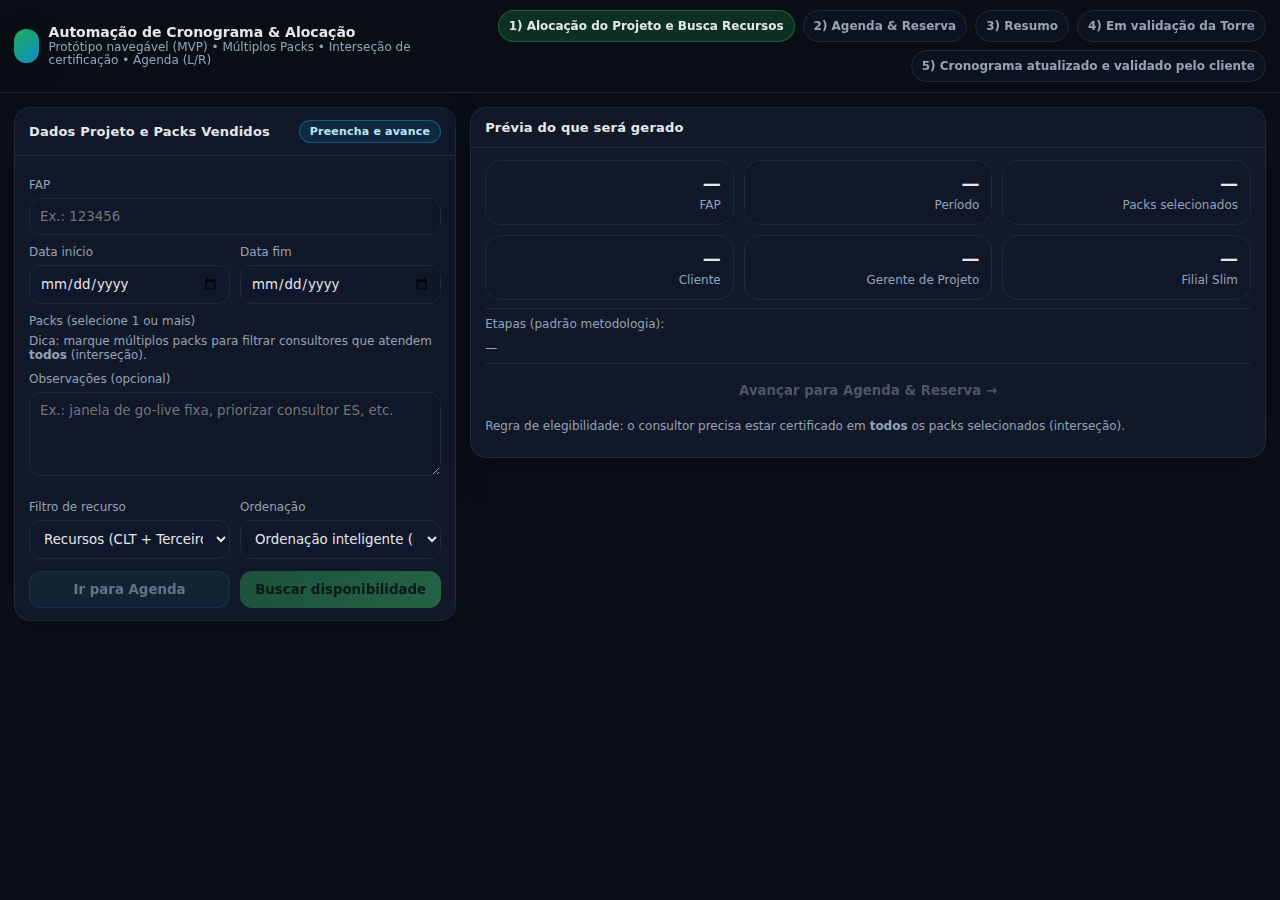
<file: index.html>
<!doctype html>
<html lang="pt-br">
<head>
  <meta charset="utf-8" />
  <meta name="viewport" content="width=device-width,initial-scale=1" />
  <title>Protótipo Navegável - Alocação por Packs</title>
  <style>
    :root{
      --bg:#0b0f17; --card:#111827; --muted:#94a3b8; --text:#e5e7eb;
      --line:#1f2937; --accent:#22c55e; --info:#0ea5e9;
      --input:#0f172a; --radius:16px;
    }
    *{box-sizing:border-box;font-family:system-ui,-apple-system,Segoe UI,Roboto,Ubuntu,Cantarell,Noto Sans,sans-serif}
    body{margin:0;background:var(--bg);color:var(--text)}
    .topbar{
      position:sticky; top:0; z-index:50;
      background:rgba(11,15,23,.92); backdrop-filter: blur(10px);
      border-bottom:1px solid var(--line);
      padding:10px 14px;
      display:flex; gap:12px; align-items:center; justify-content:space-between;
    }
    .brand{display:flex; align-items:center; gap:10px}
    .logo{
      width:34px; height:34px; border-radius:12px;
      background:linear-gradient(135deg, rgba(34,197,94,.85), rgba(14,165,233,.85));
      box-shadow:0 8px 30px rgba(0,0,0,.35);
    }
    .title{display:flex; flex-direction:column; line-height:1.1}
    .title b{font-size:14px}
    .title span{font-size:12px;color:var(--muted)}
    .tabs{display:flex; gap:8px; flex-wrap:wrap; justify-content:flex-end}
    .tab{
      border:1px solid var(--line);
      background:rgba(17,24,39,.55);
      padding:8px 10px; border-radius:999px;
      font-weight:800; font-size:12px; cursor:pointer; user-select:none;
      color:var(--muted);
    }
    .tab.active{
      background:rgba(34,197,94,.18);
      color:var(--text);
      border-color:rgba(34,197,94,.35);
    }

    .wrap{padding:14px; display:grid; gap:14px}
    .page{display:none}
    .page.active{display:block}

    .grid2{
      display:grid;
      grid-template-columns: 1fr 1.8fr; /* esquerda pedido, direita agenda */
      gap:14px;
      align-items:start;
    }
    .card{
      background:var(--card);
      border:1px solid var(--line);
      border-radius:var(--radius);
      overflow:hidden;
      box-shadow:0 12px 40px rgba(0,0,0,.18);
    }
    .card h2{
      margin:0; padding:12px 14px;
      font-size:13px; letter-spacing:.2px;
      border-bottom:1px solid var(--line);
      display:flex; justify-content:space-between; align-items:center; gap:10px;
    }
    .content{padding:12px 14px}
    label{font-size:12px;color:var(--muted);display:block;margin:10px 0 6px}
    input,select,button,textarea{
      width:100%; padding:10px 10px; border-radius:12px; border:1px solid var(--line);
      background:var(--input); color:var(--text); outline:none;
    }
    select[multiple]{padding:8px}
    textarea{min-height:84px; resize:vertical}
    .row{display:grid; grid-template-columns:1fr 1fr; gap:10px}
    button{cursor:pointer; font-weight:900}
    button.primary{
      background:linear-gradient(90deg,#16a34a,#22c55e);
      border:none; color:#061a0e;
    }
    button.secondary{
      background:rgba(14,165,233,.18);
      border:1px solid rgba(14,165,233,.35);
      color:#bae6fd;
    }
    button.ghost{
      background:transparent;
      border:1px dashed var(--line);
      color:var(--muted);
    }
    .muted{color:var(--muted);font-size:12px}
    .pill{
      font-size:11px; padding:4px 10px; border-radius:999px;
      border:1px solid var(--line); color:var(--muted);
      background:rgba(15,23,42,.6);
    }
    .pill.ok{border-color:rgba(34,197,94,.35); background:rgba(34,197,94,.12); color:#a7f3d0}
    .pill.info{border-color:rgba(14,165,233,.40); background:rgba(14,165,233,.12); color:#bae6fd}

    .steps{display:grid; gap:8px; margin-top:10px}
    .step{
      border:1px dashed var(--line); border-radius:14px; padding:10px;
      display:flex; justify-content:space-between; gap:8px; align-items:center;
    }
    .step b{font-size:13px}
    .badge{
      font-size:11px; padding:4px 10px; border-radius:999px;
      background:rgba(16,185,129,.18);
      border:1px solid rgba(16,185,129,.45);
      color:#ecfdf3;
      font-weight:1000;
    }

    .grid{
      margin-top:12px;
      width:100%;
      border:1px solid var(--line);
      border-radius:14px;
      overflow:auto;
      max-height:520px;
      display:block;
    }
    table{width:100%; border-collapse:separate; border-spacing:0}
    th,td{
      border-bottom:1px solid var(--line);
      border-right:1px solid var(--line);
      padding:10px; text-align:center; white-space:nowrap;
      background:rgba(17,24,39,.35);
    }
    thead th{
      position:sticky; top:0; z-index:3;
      background:#0f172a;
      font-size:12px; color:var(--muted);
    }
    th:first-child, td:first-child{
      position:sticky; left:0; z-index:4;
      background:#0f172a; text-align:left; min-width:280px;
    }
    td:last-child, th:last-child{border-right:none}
    tr:last-child td{border-bottom:none}

    .name{font-weight:1000; font-size:13px}
    .sub{font-size:11px; color:var(--muted)}
    .slot{display:grid; gap:6px}
    .chip{
      padding:6px 8px; border-radius:12px; font-weight:1000; font-size:12px;
      border:1px solid transparent; user-select:none;
      display:flex; justify-content:space-between; gap:6px; align-items:center;
    }
    
    .chip small{font-weight:900; opacity:.95}
    .chip:hover{filter:brightness(1.08)}
    .legend{display:flex;gap:10px;flex-wrap:wrap;margin-top:10px}
    .legend span{display:flex;align-items:center;gap:6px;font-size:12px;color:var(--muted)}
    .dot{width:10px;height:10px;border-radius:999px;display:inline-block}
    .dotL{background:rgba(34,197,94,.85)}
    .dotR{background:rgba(245,158,11,.9)}

    .modalBack{
      position:fixed; inset:0; background:rgba(0,0,0,.55);
      display:none; align-items:center; justify-content:center; padding:14px;
      z-index:100;
    }
    .modalBack.show{display:flex}
    .modal{
      width:min(560px, 100%);
      background:var(--card);
      border:1px solid var(--line);
      border-radius:18px;
      overflow:hidden;
      box-shadow:0 20px 80px rgba(0,0,0,.45);
    }
    .modal .head{
      padding:12px 14px;
      display:flex; align-items:center; justify-content:space-between; gap:10px;
      border-bottom:1px solid var(--line);
    }
    .modal .head b{font-size:13px}
    .modal .body{padding:12px 14px; display:grid; gap:10px}
    .modal .foot{padding:12px 14px; border-top:1px solid var(--line); display:flex; gap:10px}
    .btnRow{display:flex; gap:10px}
    .btnRow button{flex:1}

    .hr{height:1px;background:var(--line); margin:8px 0}

    .kpi{display:grid; grid-template-columns:repeat(3, 1fr); gap:10px}
    .kpi .box{
      border:1px solid var(--line); border-radius:16px; padding:12px; background:rgba(15,23,42,.6)
    }
    .kpi .box b{font-size:18px}
    .kpi .box span{display:block; font-size:12px; color:var(--muted); margin-top:4px}
    .list{margin-top:10px; display:grid; gap:8px}
    .item{
      border:1px solid var(--line); border-radius:16px; padding:10px 12px;
      background:rgba(15,23,42,.55);
      display:flex; justify-content:space-between; gap:10px; align-items:flex-start;
    }
    .item b{font-size:13px}
    .item div{font-size:12px; color:var(--muted); margin-top:4px}
    .item .tag{
      font-size:11px; padding:4px 10px; border-radius:999px;
      border:1px solid rgba(14,165,233,.35);
      background:rgba(14,165,233,.12);
      color:#bae6fd; font-weight:900;
      white-space:nowrap;
    }

    button:disabled{
      opacity:.45;
      cursor:not-allowed;
      filter:grayscale(.2);
    }
    .isDisabled{
      opacity:.55;
      filter:grayscale(.2);
    }

@media (max-width: 1100px){
      .grid2{grid-template-columns:1fr}
      th:first-child, td:first-child{min-width:240px}
    }
  
    /* ===== Etapa 4 – Modal Trocar Consultor (melhoria de usabilidade) ===== */
    .modalBackdrop{position:fixed; inset:0; background:rgba(0,0,0,.65); display:none; align-items:center; justify-content:center; padding:18px; z-index:50;}
    .modal{width:min(1100px, 100%); background:var(--card); border:1px solid var(--line); border-radius:18px; box-shadow:0 20px 60px rgba(0,0,0,.55); overflow:hidden;}
    .modalHeader{display:flex; align-items:flex-start; justify-content:space-between; gap:12px; padding:14px 16px; border-bottom:1px solid var(--line);}
    .modalHeader h3{margin:0; font-size:16px}
    .modalHeader .muted{margin:2px 0 0}
    .modalBody{padding:14px 16px;}
    .modalGrid{display:grid; grid-template-columns: 1.2fr .8fr; gap:12px;}
    @media (max-width: 980px){ .modalGrid{grid-template-columns:1fr;} }
    .toolbar{display:flex; flex-wrap:wrap; gap:8px; align-items:center; margin-bottom:10px}
    .toolbar input, .toolbar select{height:40px}
    .chip{display:inline-flex; align-items:center; gap:6px; padding:6px 10px; border-radius:999px; border:1px solid var(--line); background:rgba(255,255,255,.03); color:var(--text); font-size:12px}
    .chip.good{border-color:rgba(34,197,94,.35)}
    .chip.warn{border-color:rgba(245,158,11,.45)}
    .chip.bad{border-color:rgba(239,68,68,.45)}
    .candList{display:grid; gap:8px; max-height:52vh; overflow:auto; padding-right:4px}
    .cand{display:flex; justify-content:space-between; gap:10px; padding:10px; border:1px solid var(--line); border-radius:14px; background:rgba(255,255,255,.02)}
    .cand:hover{border-color:rgba(14,165,233,.45)}
    .cand.selected{border-color:rgba(34,197,94,.55); box-shadow:0 0 0 2px rgba(34,197,94,.15) inset}
    .cand.better{border-color:rgba(34,197,94,.55); box-shadow:0 0 0 2px rgba(34,197,94,.12) inset}
    .cand h4{margin:0 0 4px; font-size:14px}
    .cand .meta{display:flex; flex-wrap:wrap; gap:6px}
    .cand .right{display:flex; flex-direction:column; align-items:flex-end; gap:8px; min-width:160px}
    .kpi{font-size:12px; color:var(--muted); text-align:right}
    .kpi b{color:var(--text)}
    .miniCard{border:1px solid var(--line); border-radius:16px; padding:12px; background:rgba(255,255,255,.02)}
    .miniCard h4{margin:0 0 8px; font-size:14px}
    .compareRow{display:grid; grid-template-columns:1fr 1fr; gap:10px}
    @media (max-width: 540px){ .compareRow{grid-template-columns:1fr;} }
    .compareBetter{
      border:1px solid rgba(34,197,94,.55);
      background:rgba(34,197,94,.12);
      border-radius:12px;
      padding:8px;
      box-shadow:0 0 0 2px rgba(34,197,94,.12) inset;
    }
    .quickReasons{display:flex; flex-wrap:wrap; gap:6px; margin-top:8px}
    .quickReasons button{width:auto; padding:7px 10px}
    .modalFooter{display:flex; justify-content:space-between; gap:10px; padding:12px 16px; border-top:1px solid var(--line);}
    .modalFooter .left{display:flex; gap:8px; flex-wrap:wrap}
    .badge{display:inline-flex; align-items:center; padding:3px 8px; border-radius:999px; font-size:12px; border:1px solid var(--line); color:var(--muted)}
    .badge.ok{border-color:rgba(34,197,94,.35); color:rgba(34,197,94,.95)}
    .badge.att{border-color:rgba(245,158,11,.45); color:rgba(245,158,11,.95)}
    .badge.off{border-color:rgba(239,68,68,.45); color:rgba(239,68,68,.95)}
    #swapBadgeSlot,
    #swapBadgeRule{
      background:rgba(14,165,233,.18);
      border-color:rgba(14,165,233,.45);
      color:#e0f2fe;
      text-shadow:0 1px 0 rgba(0,0,0,.35);
    }

  

    /* Agenda: cores por status */
    .chip.L, .L{
      background: rgba(34,197,94,.25);
      border-color: rgba(34,197,94,.80);
      color: #f0fdf4;
      cursor: pointer;
    }

    /* Melhora contraste em itens verdes */
    .pill.ok,
    .badge.ok,
    .chip.good,
    .chip.L,
    .L{
      color:#f0fdf4;
      text-shadow:0 1px 0 rgba(0,0,0,.35);
    }
    .chip.R, .R{
      background: rgba(245,158,11,.28);
      border-color: rgba(245,158,11,.90);
      color: #fff7ed;
      cursor: not-allowed;
      opacity: .92;
    }

.chip.sel{
      outline:2px solid rgba(14,165,233,.9);
      box-shadow:0 0 0 3px rgba(14,165,233,.25);
    }
    .multiBar{
      display:none;
      position:sticky;
      top:56px;
      z-index:20;
      margin:10px 0;
      padding:10px 12px;
      border:1px solid var(--line);
      background:rgba(17,24,39,.92);
      backdrop-filter: blur(10px);
      border-radius:14px;
      align-items:center;
      justify-content:space-between;
      gap:10px;
    }
    .multiBar.show{display:flex}
    .multiBar .left{display:flex; gap:10px; align-items:center; flex-wrap:wrap}

    .modalidadeRow{display:flex; gap:16px; margin-top:6px; align-items:center; flex-wrap:wrap}
    .modalidadeOption{display:flex; align-items:center; gap:8px; cursor:pointer}
    .modalidadeOption input{width:auto}

    #mSelected{padding:10px 12px; border:1px solid var(--line); border-radius:12px; background:rgba(15,23,42,.55)}
    #mSelected .rowItem{display:flex; justify-content:space-between; gap:10px; padding:6px 0; border-bottom:1px dashed rgba(148,163,184,.25)}
    #mSelected .rowItem:last-child{border-bottom:none}
    .multiBar *{pointer-events:auto}
</style>
</head>

<body>
  <div class="topbar">
    <div class="brand">
      <div class="logo"></div>
      <div class="title">
        <b>Automação de Cronograma & Alocação</b>
        <span>Protótipo navegável (MVP) • Múltiplos Packs • Interseção de certificação • Agenda (L/R)</span>
      </div>
    </div>
    <div class="tabs">
      <div class="tab active" data-page="p1">1) Alocação do Projeto e Busca Recursos</div>
      <div class="tab" data-page="p2">2) Agenda & Reserva</div>
      <div class="tab" data-page="p3">3) Resumo</div>
      <div class="tab" data-page="p4">4) Em validação da Torre</div>
      <div class="tab" data-page="p5">5) Cronograma atualizado e validado pelo cliente</div>
    </div>
  </div>

  <div class="wrap">

    <!-- PAGE 1 -->
    <section class="page active" id="p1">
      <div class="grid2">
        <aside class="card">
          <h2>
            Dados Projeto e Packs Vendidos
            <span class="pill info" id="pillStatus">Preencha e avance</span>
          </h2>
          <div class="content">
            <label>FAP</label>
            <input id="fap" placeholder="Ex.: 123456" />

            <div class="row">
              <div>
                <label>Data início</label>
                <input id="dtIni" type="date" />
              </div>
              <div>
                <label>Data fim</label>
                <input id="dtFim" type="date" />
              </div>
            </div>

            <label>Packs (selecione 1 ou mais)</label>
<div id="packsWrapper" style="display:none">
<details open style="background:rgba(15,23,42,.6); border:1px solid var(--line); border-radius:12px; padding:8px">
<summary style="cursor:pointer; font-weight:900; font-size:12px">Selecionar Packs</summary>
<div id="packsBox" style="display:grid; gap:8px; margin-top:8px">
  <label style="display:flex; gap:10px; align-items:center; margin:0; color:var(--text); font-size:12px">
    <input type="checkbox" name="packs" value="5309" style="width:auto" />
    <span>5309 Caixas e Bancos - Pack 1</span>
  </label>
  <label style="display:flex; gap:10px; align-items:center; margin:0; color:var(--text); font-size:12px">
    <input type="checkbox" name="packs" value="5283" style="width:auto" />
    <span>5283 Compras - Pack 1</span>
  </label>
  <label style="display:flex; gap:10px; align-items:center; margin:0; color:var(--text); font-size:12px">
    <input type="checkbox" name="packs" value="5285" style="width:auto" />
    <span>5285 Compras - Pack 3 / MD-e/DF-e</span>
  </label>
  <label style="display:flex; gap:10px; align-items:center; margin:0; color:var(--text); font-size:12px">
    <input type="checkbox" name="packs" value="5354" style="width:auto" />
    <span>5354 Conciliacao Bancaria Automatica OFX - Pack 2.1</span>
  </label>
  <label style="display:flex; gap:10px; align-items:center; margin:0; color:var(--text); font-size:12px">
    <input type="checkbox" name="packs" value="5284" style="width:auto" />
    <span>5284 Cotacao - Pack 2</span>
  </label>
  <label style="display:flex; gap:10px; align-items:center; margin:0; color:var(--text); font-size:12px">
    <input type="checkbox" name="packs" value="5292" style="width:auto" />
    <span>5292 Estocagem - Pack 1</span>
  </label>
  <label style="display:flex; gap:10px; align-items:center; margin:0; color:var(--text); font-size:12px">
    <input type="checkbox" name="packs" value="5316" style="width:auto" />
    <span>5316 Fiscal - Pack 1 / Livro e SPED Fiscal</span>
  </label>
  <label style="display:flex; gap:10px; align-items:center; margin:0; color:var(--text); font-size:12px">
    <input type="checkbox" name="packs" value="5317" style="width:auto" />
    <span>5317 Fiscal - Pack 2 / SPED Contribuicoes</span>
  </label>
  <label style="display:flex; gap:10px; align-items:center; margin:0; color:var(--text); font-size:12px">
    <input type="checkbox" name="packs" value="5318" style="width:auto" />
    <span>5318 Fiscal - Pack 3 / EFD Reinf</span>
  </label>
  <label style="display:flex; gap:10px; align-items:center; margin:0; color:var(--text); font-size:12px">
    <input type="checkbox" name="packs" value="5313" style="width:auto" />
    <span>5313 Gerenciais - Pack 1</span>
  </label>
  <label style="display:flex; gap:10px; align-items:center; margin:0; color:var(--text); font-size:12px">
    <input type="checkbox" name="packs" value="5312" style="width:auto" />
    <span>5312 Gerenciais - Pack 2</span>
  </label>
  <label style="display:flex; gap:10px; align-items:center; margin:0; color:var(--text); font-size:12px">
    <input type="checkbox" name="packs" value="5302" style="width:auto" />
    <span>5302 Pagamentos - Pack 1</span>
  </label>
  <label style="display:flex; gap:10px; align-items:center; margin:0; color:var(--text); font-size:12px">
    <input type="checkbox" name="packs" value="5352" style="width:auto" />
    <span>5352 Pagamentos - Pack 2 / Centro de Resultado</span>
  </label>
  <label style="display:flex; gap:10px; align-items:center; margin:0; color:var(--text); font-size:12px">
    <input type="checkbox" name="packs" value="5291" style="width:auto" />
    <span>5291 Precificacao - Pack 1</span>
  </label>
  <label style="display:flex; gap:10px; align-items:center; margin:0; color:var(--text); font-size:12px">
    <input type="checkbox" name="packs" value="5304" style="width:auto" />
    <span>5304 Recebimentos - Pack 1</span>
  </label>
  <label style="display:flex; gap:10px; align-items:center; margin:0; color:var(--text); font-size:12px">
    <input type="checkbox" name="packs" value="5294" style="width:auto" />
    <span>5294 Vendas - Pack 1</span>
  </label>
  <label style="display:flex; gap:10px; align-items:center; margin:0; color:var(--text); font-size:12px">
    <input type="checkbox" name="packs" value="5297" style="width:auto" />
    <span>5297 Vendas - Pack 4 / NFSe</span>
  </label>
</div>
</details>
</div>
<p class="muted" style="margin:6px 0 0">
  Dica: marque múltiplos packs para filtrar consultores que atendem <b>todos</b> (interseção).
</p>

            <div id="stepsWrapper" style="display:none">
            <div class="steps" id="steps">
              <div class="muted">Selecione pelo menos 1 pack para carregar as etapas padrão.</div>
            </div>
            </div>

            <label>Observações (opcional)</label>
            <textarea id="obs" placeholder="Ex.: janela de go-live fixa, priorizar consultor ES, etc."></textarea>

            <div class="row" style="margin-top:10px">
              <div>
                <label>Filtro de recurso</label>
                <select id="p1Vinculo">
                  <option value="REC">Recursos (CLT + Terceiro)</option>
                  <option value="ALL">Todos (CLT + Terceiro + BP)</option>
                  <option value="CLT">Somente CLT</option>
                  <option value="PJ">Somente Terceiro</option>
                  <option value="BP">Somente BP</option>
                </select>
              </div>
              <div>
                <label>Ordenação</label>
                <select id="p1Sort">
                  <option value="SMART">Ordenação inteligente (preferir CLT e disponibilidade)</option>
                  <option value="AVAIL">Maior disponibilidade no período</option>
                  <option value="NAME">Nome (A-Z)</option>
                </select>
              </div>
            </div>

            <div class="row" style="margin-top:12px">
              <button class="secondary" id="btnIrAgenda" disabled>Ir para Agenda</button>
              <button class="primary" id="btnBuscar" disabled>Buscar disponibilidade</button>
            </div>
          </div>
        </aside>

        <section class="card">
          <h2>Prévia do que será gerado</h2>
          <div class="content">
            <div class="kpi">
              <div class="box">
                <b id="kpiFap">—</b>
                <span>FAP</span>
              </div>
              <div class="box">
                <b id="kpiPeriodo">—</b>
                <span>Período</span>
              </div>
              <div class="box">
                <b id="kpiPacks">—</b>
                <span>Packs selecionados</span>
              </div>
            </div>

            <div class="kpi" style="margin-top:10px">
              <div class="box">
                <b id="kpiCliente">—</b>
                <span>Cliente</span>
              </div>
              <div class="box">
                <b id="kpiGP">—</b>
                <span>Gerente de Projeto</span>
              </div>
              <div class="box">
                <b id="kpiFilial">—</b>
                <span>Filial Slim</span>
              </div>
            </div>

            <div class="hr"></div>

            <div id="metodologiaPreview" class="hidden">
              <div class="muted metodologia-title">Etapas (padrão metodologia):</div>
              <div class="list" id="previewSteps"></div>
            </div>

            <div class="hr"></div>

            <button class="ghost" id="btnAvancar1" disabled>Avançar para Agenda & Reserva →</button>

            <p class="muted" style="margin-top:10px">
              Regra de elegibilidade: o consultor precisa estar certificado em <b>todos</b> os packs selecionados (interseção).
            </p>
          </div>
<div id="p5ClientFinalMsg" class="pill ok" style="display:none; margin-top:12px; padding:16px; font-size:18px; line-height:1.4; text-align:center">
  <strong style="font-size:22px; display:block; margin-bottom:6px;">
    Processo finalizado ✅
  </strong>
  Enviado para Sankhya Experience, agendas Confirmadas e acompanhar assinatura de validação do cronograma.
</div>
        </section>
      </div>
    </section>

    <!-- PAGE 2 -->
    <section class="page" id="p2">
      <div class="grid2">
        <aside class="card">
          <h2>
            FAP Selecionada
            <span class="pill ok" id="pillReady">Pronto para reservar</span>
          </h2>
          <div class="content">
            <div class="muted">FAP</div>
            <div style="font-weight:1000; font-size:16px" id="p2Fap">—</div>
            <div class="muted" style="margin-top:10px">Cliente</div>
            <div style="font-weight:900" id="p2Cliente">—</div>

            <div class="muted" style="margin-top:10px">Gerente de Projeto</div>
            <div style="font-weight:900" id="p2GP">—</div>

            <div class="muted" style="margin-top:10px">Filial Slim</div>
            <div style="font-weight:900" id="p2Filial">—</div>


            <div class="row" style="margin-top:10px">
              <div>
                <div class="muted">Início</div>
                <div style="font-weight:900" id="p2Ini">—</div>
              </div>
              <div>
                <div class="muted">Fim</div>
                <div style="font-weight:900" id="p2Fim">—</div>
              </div>
            </div>

            <div style="margin-top:10px">
              <div class="muted">Packs</div>
              <div style="font-weight:900" id="p2Packs">—</div>
            </div>

            <div class="steps" id="p2Steps" style="margin-top:12px"></div>

            <div class="row" style="margin-top:12px">
              <button class="secondary" id="btnVoltarPedido">← Voltar</button>
              <button class="primary" id="btnIrResumo">Ir para Resumo →</button>
            </div>

            <p class="muted" style="margin-top:10px">
              Clique em um slot <b>L</b> para reservar. Status possíveis: <b>L</b> (livre) e <b>R</b> (reservada).
            </p>
          </div>
        </aside>

        <section class="card">
          <h2>
            Consultores elegíveis e Agenda (Período informado)
            <span class="pill" id="pillCount">0 consultores</span>
          </h2>
          <div class="multiBar" id="multiBar">
            <div class="left">
              <span class="pill info" id="multiCount">0 selecionados</span>
              <span class="muted" id="multiHint">Use Shift para selecionar um intervalo</span>
            </div>
            <div class="row" style="margin:0; gap:8px">
              <button class="primary" style="width:auto" type="button" id="btnReserveSelected" onclick="openSelectedModal()">Reservar selecionados</button>
              <button class="ghost" style="width:auto" type="button" id="btnClearSelected">Limpar</button>
            </div>
          </div>
        
          <div class="content">
            <div class="grid">
              <table id="agendaTable">
                <thead><tr id="theadRow"></tr></thead>
                <tbody id="tbody"></tbody>
              </table>
            </div>

            <div class="legend">
              <span><i class="dot dotL"></i> L = Livre</span>
              <span><i class="dot dotR"></i> R = Reservada</span>
            </div>

            <p class="muted" style="margin-top:10px">
              Observação (MVP): ao reservar, o slot fica <b>R</b> para o consultor naquela data/turno (evita dupla reserva entre packs).
            </p>
          </div>
        </section>
      </div>
    </section>

    <!-- PAGE 3 -->
    <section class="page" id="p3">
      <div class="grid2">
        <aside class="card">
          <h2>Resumo do Cronograma</h2>
          <div class="content">
            <div class="kpi">
              <div class="box">
                <b id="kpi3Fap">—</b>
                <span>FAP</span>
              </div>
              <div class="box">
                <b id="kpi3Packs">—</b>
                <span>Packs selecionados</span>
              </div>
              <div class="box">
                <b id="kpi3Res">0</b>
                <span>Reservas (turnos)</span>
              </div>
            </div>
            <div class="kpi" style="margin-top:10px">
              <div class="box">
                <b id="kpi3Cliente">—</b>
                <span>Cliente</span>
              </div>
              <div class="box">
                <b id="kpi3GP">—</b>
                <span>Gerente de Projeto</span>
              </div>
              <div class="box">
                <b id="kpi3Filial">—</b>
                <span>Filial Slim</span>
              </div>
              <div class="box">
                <b id="kpi3Lider">—</b>
                <span>Líder da Torre</span>
              </div>
              <div class="box">
                <b id="kpi3GestorPMO">—</b>
                <span>Gestor PMO</span>
              </div>
            </div>


            <div class="hr"></div>

            <button class="primary" id="btnSendValidationFromResumo">Enviar para Validação do Líder da Torre</button>
            <button class="secondary" id="btnVoltarAgenda" style="margin-top:10px">← Voltar para Agenda</button>
            <button class="primary" id="btnLimpar" style="margin-top:10px">Limpar reservas</button>

            <div id="resumoExports" style="display:none; margin-top:10px">
              <div class="row">
                <button class="secondary" id="btnResumoPdf" type="button">Salvar PDF</button>
                <button class="secondary" id="btnResumoCsv" type="button">Exportar Excel (CSV)</button>
              </div>
            </div>

            <p class="muted" style="margin-top:10px">
              No resumo, cada item mostra <b>Pack</b> antes da <b>Etapa</b>.
            </p>
          </div>
        </aside>

        <section class="card">
          <h2>Lista de reservas</h2>
          <div class="content">
            <div class="grid">
              <table id="resumoTable">
                <thead>
                  <tr>
                    <th>Etapa</th>
                    <th>Pack</th>
                    <th>Consultor</th>
                    <th>Data início</th>
                    <th>Data fim</th>
                    <th>Período</th>
                    <th>Remoto/Presencial</th>
                  </tr>
                </thead>
                <tbody id="resumoBody"></tbody>
              </table>
            </div>
            <div id="resumoEmpty" class="muted" style="margin-top:10px; display:none">Nenhuma reserva registrada ainda.</div>
          </div>
        </section>
      </div>
    </section>


    <!-- PAGE 4 -->
    <section class="page" id="p4">
  <div id="p4Guard" class="card" style="margin-bottom:12px; display:none">
    <div class="content">
      <p class="muted">O cronograma ainda não foi enviado para validação do Líder da Torre.</p>
      <p class="muted">Envie pela <b>Etapa 3 – Resumo</b> para liberar esta etapa.</p>
    </div>
  </div>
  <div id="p4Content">
      <div class="grid2">
        <aside class="card">
          <h2>Em validação da Torre</h2>
          <div class="content">
            <p class="muted">
              Esta etapa ocorre <b>após o resumo</b> e não faz parte da metodologia do projeto.
              Aqui o cronograma consolidado é submetido para validação do Líder da Torre.
            </p>

            <div class="kpi" style="margin-top:10px">
              <div class="box">
                <b id="p4Fap">—</b>
                <span>FAP</span>
              </div>
              <div class="box">
                <b id="p4Cliente">—</b>
                <span>Cliente</span>
              </div>
              <div class="box">
                <b id="p4GP">—</b>
                <span>Gerente de Projeto</span>
              </div>
              <div class="box">
                <b id="p4Filial">—</b>
                <span>Filial Slim</span>
              </div>
              <div class="box">
                <b id="p4Lider">—</b>
                <span>Líder da Torre</span>
              </div>
              <div class="box">
                <b id="p4GestorPMO">—</b>
                <span>Gestor PMO</span>
              </div>
            </div>

            <div class="hr"></div>
            <h3 style="margin:8px 0 6px">Alertas: escolha de TERCEIRO ou BP</h3>
            <div class="list" id="p4ThirdPartyAlerts"></div>

            <div id="p4ObsWrap" style="margin-top:10px; display:none">
              <h3 style="margin:8px 0 6px">Observações do Gerente de Projeto</h3>
              <div class="miniCard">
                <div class="muted" id="p4ObsText">—</div>
              </div>
            </div>

            <label>Responsável pela Validação</label>
            <input placeholder="Nome do Líder da Torre" />

            <label>Comentário para Validação</label>
            <textarea id="p4ValidationComment" placeholder="Ex.: Validar alocação, carga do consultor e datas de go-live"></textarea>

            <div class="row" style="margin-top:12px">
              <button class="secondary" onclick="goto('p3')">Confira o resumo agendas</button>
              
            
              <button class="primary" id="btnEnviarValidacao">Enviar para Gerente de Projeto</button>
            </div>
          </div>
        </aside>

        
        <section class="card">
          <h2>Ajustes do Líder (simulação)</h2>
          <div class="content">
            <p class="muted">
              Aqui o Líder pode ajustar reservas antes de aprovar. Cada ajuste fica registrado e aparecerá na etapa 5.
            </p>

            <div class="list" id="leaderResList"></div>

            <p class="muted" style="margin-top:10px">
              Ações disponíveis: <b>Cancelar</b> ou <b>Trocar consultor</b> (mantém data/turno/pack).
            </p>
          </div>
        </section>
    
      </div>
    </section>



    <!-- PAGE 5 -->
    <section class="page" id="p5">
      <div id="p5Guard" class="card" style="margin-bottom:12px; display:none">
  <div class="content">
    <p class="muted">O cronograma ainda não foi enviado para validação do Líder da Torre.</p>
    <p class="muted">Envie pela <b>Etapa 3 – Resumo</b> para liberar esta etapa.</p>
  </div>
</div>
<div id="p5Content">
<div class="grid2">
        <aside class="card">
          <h2>Cronograma atualizado e validado pelo cliente</h2>
          <div class="hr"></div>
          <h3 style="margin:8px 0 6px">Ajustes realizados pelo Líder</h3>
          <div class="list" id="leaderChangesHeader"></div>
          
          <h2>Em validação da Torre</h2>
          <div class="content">
            <p class="muted">
              Esta etapa ocorre <b>após o resumo</b> e não faz parte da metodologia do projeto.
              Aqui o cronograma consolidado é submetido para validação do Líder da Torre.
            </p>

            <div class="hr"></div>
            <h3 style="margin:8px 0 6px">Alertas: escolha de TERCEIRO ou BP</h3>
            <div class="list" id="p4ThirdPartyAlerts"></div>

            <label>Responsável pela Validação</label>
            <input placeholder="Nome do Líder da Torre" />

            <label>Comentário para Validação</label>
            <textarea id="p5ValidationComment" placeholder="Ex.: Validar alocação, carga do consultor e datas de go-live" readonly></textarea>

            <div class="row" style="margin-top:12px">
              <button class="secondary" onclick="goto('p3')">Confira o resumo agendas</button>
              
            </div>
          </div>
        
        </aside>

        <section class="card">
          <h2>Alterações do Líder na agenda</h2>
          <div class="content">
            <div class="kpi">
              <div class="box">
                <b id="kpi5Fap">—</b>
                <span>FAP</span>
              </div>
              <div class="box">
                <b id="kpi5Packs">—</b>
                <span>Packs selecionados</span>
              </div>
              <div class="box">
                <b id="kpi5Status">—</b>
                <span>Status</span>
              </div>
            </div>

            <div class="kpi" style="margin-top:10px">
              <div class="box">
                <b id="kpi5Cliente">—</b>
                <span>Cliente</span>
              </div>
              <div class="box">
                <b id="kpi5GP">—</b>
                <span>Gerente de Projeto</span>
              </div>
              <div class="box">
                <b id="kpi5Filial">—</b>
                <span>Filial Slim</span>
              </div>
            </div>

            <div class="hr"></div>

            <div class="list" id="leaderChangesList"></div>
<div class="hr"></div>
<div id="p5AcceptArea" style="display:none">
  <div class="row">
    <button class="primary" id="btnGpAccept">Aceite do Gerente de Projeto</button>
    <button class="secondary" id="btnGpReject">Não Aceito (solicitar ajustes ao Líder)</button>
  </div>
  <p class="muted" style="margin-top:8px">
    Aceite: conclui a alocação e o cronograma. Não Aceito: retorna para o Líder da Torre ajustar.
  </p>
</div>
<div id="p5FinalMsg" class="pill ok" style="display:none; margin-top:12px; padding:16px; font-size:18px; line-height:1.4; text-align:center">
  <strong style="font-size:22px; display:block; margin-bottom:6px;">
    Parabéns! 🎉
  </strong>
  A Alocação dos recursos para seu projeto foi concluído.<br/>
  <strong>Está pronto para Validar cronograma com Cliente.</strong>
</div>
<div id="p5ClientArea" style="display:none; margin-top:12px; text-align:center">
  <button class="primary" id="btnClientValidated">Validado com Cliente</button>
  <p class="muted" id="p5ClientNote" style="margin-top:8px">
    Ao confirmar, registraremos que todas as agendas foram confirmadas e que o cronograma foi enviado para o Sankhya Experience para validação final.
  </p>
</div>
<div id="p5ReprogramArea" style="display:none; margin-top:12px; text-align:center">
  <button class="secondary" id="btnReprogramStart">Reprogramar cronograma e agendas</button>
</div>
          </div>
        
  </div>
</section>
      </div>
    </section>


  </div>

  <!-- Modal -->
  <div class="modalBack" id="modalBack">
    <div class="modal">
      <div class="head">
        <b>Reservar agenda</b>
        <button class="ghost" id="btnCloseModal" style="width:auto">✕</button>
      </div>
      <div class="body">
        <div class="muted">Consultor</div>
        <div style="font-weight:1000" id="mConsultor">—</div>

        <div class="row">
          <div>
            <div class="muted">Data</div>
            <div style="font-weight:900" id="mData">—</div>
          </div>
          <div>
            <div class="muted">Turno</div>
            <div style="font-weight:900" id="mTurno">—</div>
          <div class="muted" style="margin-top:8px; display:none" id="mSelectedLabel">Períodos selecionados</div>
          <div style="display:none" id="mSelected" class="card" ></div>
          </div>
        </div>

        <label>Pack da reserva</label>
        <select id="mPack"></select>


        <label id="lblJustPJ" style="display:none">Justificativa (obrigatória ao escolher TERCEIRO ou BP)</label>
        <textarea id="mJustPJ" style="display:none" placeholder="Explique o motivo da escolha do consultor TERCEIRO ou BP (ex.: especialização, urgência, continuidade, indisponibilidade do CLT no slot necessário, etc.)"></textarea>

        <label>Etapa (obrigatória)</label>
        <select id="mEtapa">
<option value="">Selecione...</option>
        </select>


        <label id="lblJustPJ" style="display:none">Justificativa (obrigatória ao escolher TERCEIRO ou BP)</label>
        <textarea id="mJustPJ" style="display:none" placeholder="Explique o motivo da escolha do consultor TERCEIRO ou BP (ex.: especialização, urgência, continuidade, indisponibilidade do CLT no slot necessário, etc.)"></textarea>

        <div class="btnRow">
          <button class="secondary" id="btnReserveHalf">Reservar só este turno</button>
          <button class="primary" id="btnReserveDay">Reservar dia todo</button>
        </div>

        <button class="ghost" id="btnCancelReserve">Cancelar reserva (se existir)</button>

        <p class="muted">
          Regra: só reserva se o slot estiver <b>L</b>. Se estiver <b>R</b>, não permite.
        </p>
      </div>
      <div class="foot">
        <button class="ghost" id="btnCloseModal2">Fechar</button>
      </div>
    </div>
  </div>

  <script>
    const $ = (sel) => document.querySelector(sel);
    const $$ = (sel) => Array.from(document.querySelectorAll(sel));
    let packs = {
      "5309": { nome: "5309 Caixas e Bancos - Pack 1" },
      "5283": { nome: "5283 Compras - Pack 1" },
      "5285": { nome: "5285 Compras - Pack 3 / MD-e/DF-e" },
      "5354": { nome: "5354 Conciliacao Bancaria Automatica OFX - Pack 2.1" },
      "5284": { nome: "5284 Cotacao - Pack 2" },
      "5292": { nome: "5292 Estocagem - Pack 1" },
      "5316": { nome: "5316 Fiscal - Pack 1 / Livro e SPED Fiscal" },
      "5317": { nome: "5317 Fiscal - Pack 2 / SPED Contribuicoes" },
      "5318": { nome: "5318 Fiscal - Pack 3 / EFD Reinf" },
      "5313": { nome: "5313 Gerenciais - Pack 1" },
      "5312": { nome: "5312 Gerenciais - Pack 2" },
      "5302": { nome: "5302 Pagamentos - Pack 1" },
      "5352": { nome: "5352 Pagamentos - Pack 2 / Centro de Resultado" },
      "5291": { nome: "5291 Precificacao - Pack 1" },
      "5304": { nome: "5304 Recebimentos - Pack 1" },
      "5294": { nome: "5294 Vendas - Pack 1" },
      "5297": { nome: "5297 Vendas - Pack 4 / NFSe" },
    };
    // Catálogo (MVP): dados do pedido por FAP
    // Em produção, isso viria do ERP/CRM (ex.: Sankhya) via API.
    let fapCatalog = {
      "1010": {
        cliente: "ITC INDUSTRIA DE TERCEIRIZACAO DE COSMETICOS",
        gp: "Isabel Vieira",
        filial: "Filial Belo Horizonte",
        lider: "Renata Pinheiro",
        gestorPMO: "Andreia Comaccio"
      },

      "100001": { cliente: "Politintas", gp: "Renata", filial: "Slim BH" },
      "100002": { cliente: "Atacadista de Fraldas", gp: "Andreia", filial: "Slim Uberlândia" },
      "100003": { cliente: "AGC", gp: "Carol", filial: "Slim ES" }
      ,
      "31200": {
        cliente: "Labor Engenharia e Tecnologia SA",
        gp: "Milca Delmonico",
        filial: "Slim BH",
        lider: "Adriano Goncalves",
        gestorPMO: "Kassius Lima"
      }
    };


    const etapasPadrao = ["Validação de Escopo","Simulação","Go-live","Entrada em Produção"];

    let consultoresBase = [
      { codusu:"U001", nome:"MARCELO.AVELAR",  sub:"FILIAL DC SUDESTE", nivel:"Senior" },
      { codusu:"U002", nome:"BRUNA.BOLT",      sub:"TERCEIROS",          nivel:"Pleno"  },
      { codusu:"U003", nome:"DANILO.BOLT",     sub:"TERCEIROS",          nivel:"Junior" },
      { codusu:"U004", nome:"NAYRA.SILVA",     sub:"FILIAL ES",          nivel:"Pleno"  },
      { codusu:"U005", nome:"HERMES.LIMA",     sub:"FILIAL BH",          nivel:"Senior" },
      { codusu:"U006", nome:"MARCO.AURELIO",   sub:"BP",                 nivel:"Senior" },
      { codusu:"U007", nome:"MARINA.ROCHA",    sub:"DELIVERY CENTER",    nivel:"Junior" },
      { codusu:"U008", nome:"HENRIQUE.PINTO",  sub:"DELIVERY CENTER",    nivel:"Senior" },
      { codusu:"U009", nome:"ANDRES.PIPET",    sub:"DELIVERY CENTER",    nivel:"Pleno"  },
      { codusu:"U010", nome:"THIAGO.BOLT",     sub:"TERCEIROS",          nivel:"Senior" },
      { codusu:"U011", nome:"GUILHERME.BRION", sub:"TERCEIROS",          nivel:"Senior" },
    ];

    let cert = {
      "5309": ["U007","U008","U009","U010","U011","U006"],
      "5283": ["U007","U008","U009","U010","U011","U006"],
      "5285": [],
      "5354": [],
      "5284": ["U007","U008","U009","U010","U011"],
      "5292": ["U007","U008","U009","U010","U011"],
      "5316": ["U007","U010"],
      "5317": ["U007","U010"],
      "5318": ["U007"],
      "5313": ["U009"],
      "5312": ["U009"],
      "5302": ["U007","U008","U009","U010","U011"],
      "5352": [],
      "5291": ["U007","U008","U009","U010","U011"],
      "5304": ["U007","U008","U009","U010","U011"],
      "5294": ["U007","U008","U009","U010","U011"],
      "5297": ["U007"],
    };

    function baseStatusLR(seed, dayIndex, turno){
      const n = (seed*17 + dayIndex*7 + (turno==="M"?1:2)) % 9;
      return (n === 0 || n === 4) ? "R" : "L";
    }

    let reservas = [];
    // Seeds de teste: Marco Aurelio (BP) reservado em datas entre 01/01/2026 e 01/03/2026
    reservas.push(
      { fap:"TESTE", packId:"5283", codusu:"U006", dataISO:"2026-01-02", turno:"M", etapa:"Simulacao", modalidade:"Remoto", justPJ:"Teste BP" },
      { fap:"TESTE", packId:"5283", codusu:"U006", dataISO:"2026-01-10", turno:"T", etapa:"Simulacao", modalidade:"Remoto", justPJ:"Teste BP" },
      { fap:"TESTE", packId:"5283", codusu:"U006", dataISO:"2026-02-05", turno:"M", etapa:"Go-live", modalidade:"Presencial", justPJ:"Teste BP" },
      { fap:"TESTE", packId:"5283", codusu:"U006", dataISO:"2026-02-20", turno:"T", etapa:"Go-live", modalidade:"Presencial", justPJ:"Teste BP" },
      { fap:"TESTE", packId:"5283", codusu:"U006", dataISO:"2026-03-01", turno:"M", etapa:"Entrada em Producao", modalidade:"Remoto", justPJ:"Teste BP" }
    );
    let reprogramReasonsByFap = {}; // fap -> {reason, detail, whenISO}
    let resumoRowsCache = [];

    function getReservaEtapaStatus(etapa){
      // Retorna: "none" | "partial" | "full"
      try{
        const packsSel = (state.packIds || []).filter(Boolean);
        if(packsSel.length === 0) return "none";

        const reserved = new Set(
          reservas
            .filter(r => r.fap===state.fap && (r.etapa||'')===etapa && (r.packId||''))
            .map(r => r.packId)
        );

        if(packsSel.length === 1){
          return reserved.has(packsSel[0]) ? "full" : "none";
        }

        let count = 0;
        packsSel.forEach(pid => { if(reserved.has(pid)) count++; });

        if(count === 0) return "none";
        if(count < packsSel.length) return "partial";
        return "full";
      }catch(e){
        return "none";
      }
    }

    function badgeReservaEtapaHTML(etapa){
      const st = getReservaEtapaStatus(etapa);
      if(st === "full"){
        return `<span class="badge" style="margin-left:8px; background:rgba(34,197,94,.18); border:1px solid rgba(34,197,94,.45); color:#a7f3d0;">Agenda reservada</span>`;
      }
      if(st === "partial"){
        return `<span class="badge" style="margin-left:8px; background:rgba(245,158,11,.18); border:1px solid rgba(245,158,11,.55); color:#fde68a;">Agenda reservada parcial</span>`;
      }
      return ``;
    }

    // {fap, packId, codusu, dataISO, turno('M'|'T'), etapa, modalidade('Presencial'|'Remoto'), justPJ?}
    let leaderChanges = []; // {whenISO, fap, action, detail}
    let validationStatusByFap = {};
    let sentToValidation = {}; // fap -> true/false
    let acceptedChangesByFap = {}; // fap -> true/false (aceite do GP) // fap -> "Pendente" | "Enviado" | "Validado"

    let currentEligible = [];
    let currentDays = [];
    let selectedSlots = []; // [{codusu, nome, iso, turno, idx}]
    let selectedCodusu = null;
    let lastSelectedIdx = null;


    const state = { fap:"", dtIni:"", dtFim:"", packIds:[], obs:"", validationComment:"", cliente:"", gp:"", filial:"", lider:"", gestorPMO:"", searched:false };

    // Mostrar packs somente após informar FAP
    function togglePacksVisibility(){
      const wrap = document.getElementById("packsWrapper");
      if(!wrap) return;

      const show = !!state.fap; // ✅ igual comportamento da v5: só depende do FAP
      wrap.style.display = show ? "block" : "none";

      // Se limpou FAP, resetar packs/etapas
      if(!show){
        const checks = Array.from(document.querySelectorAll('input[name="packs"]'));
        checks.forEach(c => c.checked = false);
        state.packIds = [];
        state.searched = false;
        renderStepsP1();
        toggleStepsByPacks();
        updateActionButtons();
      }
    }

function toggleStepsByPacks(){
      const sw = document.getElementById("stepsWrapper");
      if(!sw) return;
      // Mostrar etapas da metodologia no lado esquerdo SOMENTE após "Buscar disponibilidade"
      const hasPacks = (state.packIds && state.packIds.length);
      sw.style.display = (hasPacks && state.searched) ? "block" : "none";
    }

    function updateActionButtons(){
      const ok = validatePedido(false);
      const btnBuscar = document.getElementById("btnBuscar");
      const btnIrAgenda = document.getElementById("btnIrAgenda");
      const btnAvancar = document.getElementById("btnAvancar1");
      if(btnBuscar) btnBuscar.disabled = !ok;
      if(btnIrAgenda) btnIrAgenda.disabled = !ok;
      if(btnAvancar) btnAvancar.disabled = !ok;
    }


    const pad = n => String(n).padStart(2,"0");
    function toISODate(d){ return `${d.getFullYear()}-${pad(d.getMonth()+1)}-${pad(d.getDate())}`; }
    function fmtBR(iso){
      if(!iso) return "—";
      const [y,m,d]=iso.split("-");
      return `${d}/${m}/${y}`;
    }
    function addDays(d, n){
      const x = new Date(d);
      x.setDate(x.getDate()+n);
      return x;
    }
    function buildDaysRange(iniISO, fimISO){
      const ini = new Date(iniISO + "T00:00:00");
      const fim = new Date(fimISO + "T00:00:00");
      const out = [];
      let cur = ini;
      while(cur <= fim){
        out.push(new Date(cur));
        cur = addDays(cur, 1);
      }
      return out;
    }
    
    function hasCltAvailabilityInPeriod(){
      // Se existir ao menos 1 consultor CLT elegível com qualquer slot L no período, retorna true
      const clts = currentEligible.filter(c => vinculoFromSub(c.sub) === "CLT");
      if(!clts.length) return false;
      if(!state.dtIni || !state.dtFim) return false;
      const days = buildDaysRange(state.dtIni, state.dtFim);
      for(const c of clts){
        const seed = c.seed || 1;
        for(let di=0; di<days.length; di++){
          const iso = toISODate(days[di]);
          const baseM = baseStatusLR(seed, di, "M");
          const baseT = baseStatusLR(seed, di, "T");
          const m = getSlotStatusLR(c.codusu, iso, "M", baseM);
          const t = getSlotStatusLR(c.codusu, iso, "T", baseT);
          if(m === "L" || t === "L") return true;
        }
      }
      return false;
    }

    function vinculoFromSub(sub){
      const s = (sub || "").toUpperCase();
      if(s.includes("BP")) return "BP";
      return s.includes("TERCEIR") ? "PJ" : "CLT";
    }

    function nowISO(){
      const d = new Date();
      return d.toISOString();
    }

    function logLeaderChange(action, detail){
      leaderChanges.push({ whenISO: nowISO(), fap: state.fap, action, detail });
    }


    function packsLabel(ids){
      if(!ids || !ids.length) return "—";
      return ids.map(pid => packs[pid]?.nome || pid).join(" • ");
    }

    // Navegação
    const tabs = document.querySelectorAll(".tab");
    function goto(pageId){
      document.querySelectorAll(".page").forEach(p => p.classList.remove("active"));
      document.getElementById(pageId).classList.add("active");
      tabs.forEach(t => t.classList.toggle("active", t.dataset.page === pageId));
      if(pageId === "p2"){ syncP2(); renderAgenda();
      renderStepsP1(); }
      if(pageId === "p3"){ renderResumo(); }
      if(pageId === "p4"){ guardP4(); if(sentToValidation[state.fap]){ renderLeaderResList(); renderP4ThirdPartyAlerts(); } }
      if(pageId === "p5"){ guardP5(); if(sentToValidation[state.fap]){ renderValidated(); } }
      window.scrollTo({top:0, behavior:"smooth"});
    }
    tabs.forEach(t => t.addEventListener("click", () => goto(t.dataset.page)));

    // Página 1
    const elFap = document.getElementById("fap");
    const elIni = document.getElementById("dtIni");
    const elFim = document.getElementById("dtFim");
    const elPackChecks = Array.from(document.querySelectorAll('input[name="packs"]'));
    const elObs = document.getElementById("obs");
    const elP4Comment = document.getElementById("p4ValidationComment");

    function applyFapSelection(fapVal){
      state.fap = fapVal;
      const info = fapCatalog[state.fap];
      state.cliente = info?.cliente || "";
      state.gp      = info?.gp || "";
      state.filial  = info?.filial || "";
      state.lider   = info?.lider || "";
      state.gestorPMO = info?.gestorPMO || "";
      state.searched = false;
      togglePacksVisibility();
      refreshPreview();
    }

    elFap.addEventListener("input", () => {
      const prevFap = state.fap || "";
      const fapVal = elFap.value.trim();
      if(!fapVal){
        applyFapSelection("");
        return;
      }

      const st = validationStatusByFap[fapVal] || "";
      if(st === "Cronograma atualizado e validado pelo cliente"){
        const ok = confirm("Este projeto já tem cronograma validado com Cliente. Deseja reprogramar o Cronogramas e Agendas?");
        if(!ok){
          elFap.value = prevFap;
          return;
        }
        openReprogramModal(fapVal, () => {
          applyFapSelection(fapVal);
        }, prevFap);
        return;
      }

      applyFapSelection(fapVal);
    });
    elIni.addEventListener("change", () => { state.dtIni = elIni.value; state.searched = false; togglePacksVisibility(); refreshPreview(); });
    elFim.addEventListener("change", () => { state.dtFim = elFim.value; state.searched = false; togglePacksVisibility(); refreshPreview(); });
    elObs.addEventListener("input", () => { state.obs = elObs.value; });
    if(elP4Comment){
      elP4Comment.addEventListener("input", () => { state.validationComment = elP4Comment.value; });
    }

    ["p1Vinculo","p1Sort"].forEach(id => {
      const el = document.getElementById(id);
      if(el){
        el.addEventListener("change", () => {
          if(id === "p1Vinculo"){
            const v = el.value;
            if(v === "ALL" || v === "BP"){
              alert("Atencao: esta opcao nao e a melhor pratica. De preferencia para CLT e Terceiros. As agendas reservadas BP passarao por validacao do Lider da Torre e vera possibilidade de negociar com BP.");
            }
          }
          renderAgenda();
        });
        el.addEventListener("input", renderAgenda);
      }
    });

    elPackChecks.forEach(cb => cb.addEventListener("change", () => {
      state.packIds = elPackChecks.filter(x => x.checked).map(x => x.value);
      state.searched = false;
      renderStepsP1();
      togglePacksVisibility();
      toggleStepsByPacks();
      updateActionButtons();
      refreshPreview();
    }));

function renderStepsP1(){
      const box = document.getElementById("steps");
      const preview = document.getElementById("previewSteps");
      box.innerHTML = "";
      preview.innerHTML = "";

      if(!state.packIds.length){
        box.innerHTML = `<div class="muted">Selecione pelo menos 1 pack para carregar as etapas padrão.</div>`;
        preview.innerHTML = `<div class="muted">—</div>`;
        return;
      }

      etapasPadrao.forEach((s, i) => {
        const div = document.createElement("div");
        div.className = "step";
        div.innerHTML = `<div><b>${i+1}. ${s}</b><div class="muted">Etapa padrão</div></div><span class="badge metodologia">Metodologia</span>${badgeReservaEtapaHTML(s)}`;
        box.appendChild(div);

        const it = document.createElement("div");
        it.className = "item";
        it.innerHTML = `<div><b>${i+1}. ${s}</b><div>Planejamento automático por packs</div></div><span class="tag">Etapa</span>`;
        preview.appendChild(it);
      });
    }

    function refreshPreview(){
      document.getElementById("kpiFap").textContent = state.fap || "—";
      const per = (state.dtIni && state.dtFim) ? `${fmtBR(state.dtIni)} → ${fmtBR(state.dtFim)}` : "—";
      document.getElementById("kpiPeriodo").textContent = per;
      document.getElementById("kpiPacks").textContent = packsLabel(state.packIds);
      const elCli = document.getElementById("kpiCliente"); if(elCli) elCli.textContent = state.cliente || "—";
      const elGP = document.getElementById("kpiGP"); if(elGP) elGP.textContent = state.gp || "—";
      const elFil = document.getElementById("kpiFilial"); if(elFil) elFil.textContent = state.filial || "—";

      const ok = !!(state.fap && state.dtIni && state.dtFim && state.packIds.length && state.dtFim >= state.dtIni);
      const pill = document.getElementById("pillStatus");
      pill.textContent = ok ? "Pronto para buscar" : "Preencha e avance";
      pill.className = "pill " + (ok ? "ok" : "info");

      toggleStepsByPacks();
      updateActionButtons();
    }

    document.getElementById("btnAvancar1").addEventListener("click", () => goto("p2"));
    document.getElementById("btnIrAgenda").addEventListener("click", () => goto("p2"));

    document.getElementById("btnBuscar").addEventListener("click", () => {
      const mp = document.getElementById("metodologiaPreview"); if(mp) mp.classList.remove("hidden");
      if(!validatePedido(true)) return;

      // Marca que o usuário executou a busca (para liberar visualização das etapas no lado esquerdo)
      state.searched = true;
      toggleStepsByPacks();

      computeEligible();
      goto("p2");
    });

    function validatePedido(showAlert){
      if(!state.fap || !state.dtIni || !state.dtFim || !state.packIds.length){
        if(showAlert) alert("Preencha FAP, datas e selecione pelo menos 1 Pack.");
        return false;
      }
      if(state.dtFim < state.dtIni){
        if(showAlert) alert("Data fim não pode ser menor que data início.");
        return false;
      }
      return true;
    }

    function computeEligible(){
      if(!state.packIds.length){
        currentEligible = [];
        return;
      }

      const lists = state.packIds.map(pid => new Set(cert[pid] || []));
      let inter = new Set(lists[0]);
      for(let i=1;i<lists.length;i++){
        inter = new Set([...inter].filter(x => lists[i].has(x)));
      }

      currentEligible = consultoresBase
        .filter(c => inter.has(c.codusu))
        .map((c, i) => ({...c, seed: i+1}));
    }

    // Página 2
    function syncP2(){
      document.getElementById("p2Fap").textContent = state.fap || "—";
      document.getElementById("p2Ini").textContent = fmtBR(state.dtIni);
      document.getElementById("p2Fim").textContent = fmtBR(state.dtFim);
      document.getElementById("p2Packs").textContent = packsLabel(state.packIds);

      const cEl=document.getElementById("p2Cliente"); if(cEl) cEl.textContent = state.cliente || "—";
      const gEl=document.getElementById("p2GP"); if(gEl) gEl.textContent = state.gp || "—";
      const fEl=document.getElementById("p2Filial"); if(fEl) fEl.textContent = state.filial || "—";


      const box = document.getElementById("p2Steps");
      box.innerHTML = "";
      if(state.packIds.length){
        etapasPadrao.forEach((s, i) => {
          const div = document.createElement("div");
          div.className = "step";
          div.innerHTML = `<div><b>${i+1}. ${s}</b><div class="muted">Etapa padrão</div></div><span class="badge metodologia">Metodologia</span>${badgeReservaEtapaHTML(s)}`;
          box.appendChild(div);
        });
      }

      const mPack = document.getElementById("mPack");
      mPack.innerHTML = "";
      state.packIds.forEach(pid => {
        const opt = document.createElement("option");
        opt.value = pid;
        opt.textContent = packs[pid]?.nome || pid;
        mPack.appendChild(opt);
      });

      const sel = document.getElementById("mEtapa");
      sel.innerHTML = `<option value="">Selecione...</option>`;
      etapasPadrao.forEach(s => {
        const opt = document.createElement("option");
        opt.value = s;
        opt.textContent = s;
        sel.appendChild(opt);
      });

      if(currentEligible.length === 0 && state.packIds.length){
        computeEligible();
      }
    }

    document.getElementById("btnVoltarPedido").addEventListener("click", () => goto("p1"));
    document.getElementById("btnIrResumo").addEventListener("click", () => goto("p3"));

    function getFilteredEligible(){
      const vincSel = document.getElementById("p1Vinculo")?.value || "REC";
      const sortSel = document.getElementById("p1Sort")?.value || "SMART";

      let list = currentEligible.map(c => {
        const v = (c.vinculo || vinculoFromSub(c.sub) || "").toUpperCase();
        const pct = periodAvailabilityPct(c.codusu);
        return { ...c, _v: v, _pct: pct };
      });

      if(vincSel !== "ALL"){
        if(vincSel === "REC"){
          list = list.filter(c => c._v === "CLT" || c._v === "PJ");
        }else{
          list = list.filter(c => c._v === vincSel);
        }
      }

      if(sortSel === "NAME"){
        list.sort((a,b) => (a.nome||"").localeCompare(b.nome||""));
      }else if(sortSel === "AVAIL"){
        list.sort((a,b) => (b._pct - a._pct) || (a.nome||"").localeCompare(b.nome||""));
      }else{
        list.sort((a,b) => {
          const aScore = (a._v==="CLT"? 1000:0) + Math.round(a._pct*100);
          const bScore = (b._v==="CLT"? 1000:0) + Math.round(b._pct*100);
          return (bScore - aScore) || (a.nome||"").localeCompare(b.nome||"");
        });
      }

      return list;
    }

    function renderAgenda(){
      if(!validatePedido(false)){
        document.getElementById("pillCount").textContent = `0 consultores`;
        document.getElementById("theadRow").innerHTML = `<th>NOME</th>`;
        document.getElementById("tbody").innerHTML = "";
        return;
      }

      currentDays = buildDaysRange(state.dtIni, state.dtFim);

      const head = document.getElementById("theadRow");
      head.innerHTML = `<th>NOME</th>`;
      currentDays.forEach(d => {
        const iso = toISODate(d);
        head.innerHTML += `<th>${iso.slice(8,10)}/${iso.slice(5,7)}</th>`;
      });

      const tbody = document.getElementById("tbody");
      tbody.innerHTML = "";

      const list = getFilteredEligible();
      document.getElementById("pillCount").textContent = `${list.length} consultores`;

      list.forEach(c => {
        const tr = document.createElement("tr");

        const tdName = document.createElement("td");
        tdName.innerHTML = `
          <div class="name">${c.nome}</div>
          <div class="sub">${c.sub}</div>
          <div class="sub">Nível: <b style="color:#e5e7eb">${c.nivel}</b></div>
          <div class="sub">Vínculo: <b style="color:#e5e7eb">${c.vinculo}</b></div>
        `;
        tr.appendChild(tdName);

        currentDays.forEach((d, dayIndex) => {
          const iso = toISODate(d);
          const m = getSlotStatusLR(c.codusu, iso, "M", baseStatusLR(c.seed, dayIndex, "M"));
          const t = getSlotStatusLR(c.codusu, iso, "T", baseStatusLR(c.seed, dayIndex, "T"));

          const td = document.createElement("td");
          td.innerHTML = `
            <div class="slot">
              <div class="chip ${m}" data-codusu="${c.codusu}" data-nome="${c.nome}" data-iso="${iso}" data-turno="M" data-idx="${dayIndex*2}">
                <span>Manhã</span><small>${m}</small>
              </div>
              <div class="chip ${t}" data-codusu="${c.codusu}" data-nome="${c.nome}" data-iso="${iso}" data-turno="T" data-idx="${dayIndex*2+1}">
                <span>Tarde</span><small>${t}</small>
              </div>
            </div>
          `;
          tr.appendChild(td);
        });

        tbody.appendChild(tr);
      });

      tbody.querySelectorAll(".chip").forEach(chip => {
        chip.addEventListener("click", (ev) => {
          const status = [...chip.classList].find(x => ["L","R"].includes(x));
          if(status !== "L"){
            alert("Este slot já está reservado (R).");
            return;
          }

          const codusu = chip.dataset.codusu;
          const nome = chip.dataset.nome;
          const iso = chip.dataset.iso;
          const turno = chip.dataset.turno;
          const idx = Number(chip.dataset.idx);

          // Regra: seleção múltipla apenas no MESMO consultor
          if(selectedCodusu && selectedCodusu !== codusu){
            alert("Seleção múltipla permitida apenas para o mesmo consultor. Limpe a seleção para escolher outro.");
            return;
          }

          const isShift = !!ev.shiftKey;
          const isCtrl = !!(ev.ctrlKey || ev.metaKey);

          // SHIFT: selecionar intervalo (precisa de âncora)
          if(isShift && lastSelectedIdx !== null){
            selectedCodusu = selectedCodusu || codusu;
            const a = Math.min(lastSelectedIdx, idx);
            const b = Math.max(lastSelectedIdx, idx);

            const chipsSame = [...tbody.querySelectorAll(`.chip[data-codusu="${codusu}"]`)];
            chipsSame.forEach(ch => {
              const st = [...ch.classList].find(x => ["L","R"].includes(x));
              if(st !== "L") return;
              const cidx = Number(ch.dataset.idx);
              if(cidx < a || cidx > b) return;

              const ciso = ch.dataset.iso, cturno = ch.dataset.turno;
              const key = `${codusu}|${ciso}|${cturno}`;
              if(!selectedSlots.some(s => `${s.codusu}|${s.iso}|${s.turno}` === key)){
                selectedSlots.push({codusu, nome, iso: ciso, turno: cturno, idx: cidx});
              }
              ch.classList.add("sel");
            });

            updateMultiBar();
            return;
          }

          // CTRL/CMD ou clique simples: toggle unitário
          selectedCodusu = selectedCodusu || codusu;
          const key = `${codusu}|${iso}|${turno}`;
          const i = selectedSlots.findIndex(s => `${s.codusu}|${s.iso}|${s.turno}` === key);
          if(i >= 0){
            selectedSlots.splice(i,1);
            chip.classList.remove("sel");
          }else{
            selectedSlots.push({codusu, nome, iso, turno, idx});
            chip.classList.add("sel");
            lastSelectedIdx = idx;
          }

          // Se zerou seleção, limpa contexto
          if(selectedSlots.length === 0){
            selectedCodusu = null;
            lastSelectedIdx = null;
          }

          updateMultiBar();
        });
      });

      // Atualiza a UI da barra ao renderizar a agenda
      updateMultiBar();
    }

    function clearSelected(){
      selectedSlots = [];
      selectedCodusu = null;
      lastSelectedIdx = null;
      document.querySelectorAll(".chip.sel").forEach(el => el.classList.remove("sel"));
      updateMultiBar();
    }

    function updateMultiBar(){
      const bar = document.getElementById("multiBar");
      const cnt = document.getElementById("multiCount");
      if(!bar || !cnt) return;
      const n = selectedSlots.length;
      if(n >= 1){
        cnt.textContent = `${n} selecionado(s)`;
        bar.classList.add("show");
      }else{
        bar.classList.remove("show");
      }
    }

function getSlotStatusLR(codusu, iso, turno, baseLR){
      const has = reservas.some(r =>
        r.fap===state.fap &&
        r.codusu===codusu &&
        r.dataISO===iso &&
        r.turno===turno
      );
      if(has) return "R";
      return baseLR;
    }

    // Modal / Reservas
    const modalBack = document.getElementById("modalBack");
    let modalCtx = null;

    function openModal(ctx){
      modalCtx = ctx;
      document.getElementById("mConsultor").textContent = ctx.nome;
      document.getElementById("mData").textContent = ctx.slots ? `Múltiplos dias (${ctx.slots.length})` : fmtBR(ctx.iso);
      document.getElementById("mTurno").textContent = ctx.slots ? "Períodos selecionados" : (ctx.turno === "M" ? "Manhã" : "Tarde");

      // Lista de períodos selecionados (seleção múltipla)
      const selLbl = document.getElementById("mSelectedLabel");
      const selBox = document.getElementById("mSelected");
      if(selLbl && selBox){
        if(ctx.slots && ctx.slots.length){
          selLbl.style.display = "";
          selBox.style.display = "";
          // Monta lista ordenada por data/turno
          const items = ctx.slots.slice().sort((a,b)=> (a.iso===b.iso ? (a.turno>b.turno?1:-1) : (a.iso>b.iso?1:-1)));
          selBox.innerHTML = items.map(s => {
            const t = (s.turno==="M") ? "Manhã" : "Tarde";
            return `<div class="rowItem"><div><b>${fmtBR(s.iso)}</b></div><div class="muted">${t}</div></div>`;
          }).join("");
        }else{
          selLbl.style.display = "none";
          selBox.style.display = "none";
          selBox.innerHTML = "";
        }
      }
      document.getElementById("mEtapa").value = "";
      const mPack = document.getElementById("mPack");
      if(mPack && mPack.options.length) mPack.selectedIndex = 0;

      // Regra TERCEIRO: justificativa obrigatória sempre
      const byId = Object.fromEntries(consultoresBase.map(c => [c.codusu, c]));
      const cSel = byId[ctx.codusu];
      const vSel = vinculoFromSub(cSel?.sub);
      const needJust = (vSel === "PJ" || vSel === "BP");
      const lbl = document.getElementById("lblJustPJ");
      const ta = document.getElementById("mJustPJ");
      if(lbl && ta){
        lbl.style.display = needJust ? "block" : "none";
        ta.style.display  = needJust ? "block" : "none";
        if(!needJust) ta.value = "";
      }

      // Ajustes para seleção múltipla
      const btnHalf = document.getElementById("btnReserveHalf");
      const btnDay = document.getElementById("btnReserveDay");
      if(ctx.slots){
        if(btnHalf) btnHalf.textContent = "Reservar";
        if(btnDay) btnDay.style.display = "none";
      }else{
        if(btnHalf) btnHalf.textContent = "Reservar só este turno";
        if(btnDay) btnDay.style.display = "";
      }

      modalBack.classList.add("show");
    }
    function closeModal(){
      modalCtx = null;
      modalBack.classList.remove("show");
    }

    document.getElementById("btnCloseModal").addEventListener("click", closeModal);
    document.getElementById("btnCloseModal2").addEventListener("click", closeModal);
    modalBack.addEventListener("click", (e) => { if(e.target === modalBack) closeModal(); });

    document.getElementById("btnReserveHalf").addEventListener("click", () => {
      if(!modalCtx) return;

      // Lote (seleção múltipla): mesma Etapa + mesma Modalidade para todos os períodos selecionados
      if(modalCtx.slots && modalCtx.slots.length){
        const etapa = (document.getElementById("mEtapa").value || "").trim();
        if(!etapa){ alert("Selecione uma etapa (obrigatória) para salvar a reserva."); return; }

        const packId = document.getElementById("mPack").value || (state.packIds[0] || "");
        const modalidadeEl = document.querySelector('input[name="modalidadeAgenda"]:checked');
        const modalidade = modalidadeEl ? modalidadeEl.value : "";
        if(!modalidade){ alert("⚠️ Selecione se a agenda é Remota ou Presencial."); return; }

        const slots = modalCtx.slots.slice();
        const byId = Object.fromEntries(consultoresBase.map(c => [c.codusu, c]));
        const c = byId[modalCtx.codusu];
        const vSel = vinculoFromSub(c?.sub);
        const needJust = (vSel === "PJ" || vSel === "BP");
        const just = (document.getElementById("mJustPJ")?.value || "").trim();
        if(needJust && !just){
          alert("Justificativa obrigatória: informe o motivo da escolha do TERCEIRO ou BP.");
          return;
        }
        let ok = 0, skipR = 0;

        slots.forEach(s => {
          const already = reservas.some(r => r.fap===state.fap && r.codusu===s.codusu && r.dataISO===s.iso && r.turno===s.turno);
          if(already){ skipR++; return; }
          // grava reserva com mesma etapa, pack e modalidade
          reservas.push({
            fap: state.fap,
            packId: packId,
            codusu: s.codusu,
            dataISO: s.iso,
            turno: s.turno,
            etapa: etapa,
            modalidade: modalidade,
            justPJ: document.getElementById("mJustPJ")?.value || ""
          });
          ok++;
        });

        closeModal();
        clearSelected();
        renderAgenda();
        try{ syncP2(); }catch(e){}
        renderStepsP1();
        renderResumo();
        alert(`Reserva concluída: ${ok} reservado(s), ${skipR} ignorado(s) (já reservados).`);
        return;
      }

      // Unitário
      reserve(modalCtx.codusu, modalCtx.iso, [modalCtx.turno]);
      closeModal();
      renderAgenda();
      try{ syncP2(); }catch(e){}
      renderStepsP1();
    });

    document.getElementById("btnReserveDay").addEventListener("click", () => {
      if(!modalCtx) return;
      reserve(modalCtx.codusu, modalCtx.iso, ["M","T"]);
      closeModal();
      renderAgenda();
      try{ syncP2(); }catch(e){}
      renderStepsP1();
      renderStepsP1();
    });

    document.getElementById("btnCancelReserve").addEventListener("click", () => {
      if(!modalCtx) return;
      const before = reservas.length;
      reservas = reservas.filter(r => !(r.fap===state.fap && r.codusu===modalCtx.codusu && r.dataISO===modalCtx.iso));
      const after = reservas.length;
      alert(before===after ? "Nenhuma reserva encontrada para este dia." : "Reserva(s) cancelada(s).");
      scheduleSave();
      closeModal();
      renderAgenda();
      try{ syncP2(); }catch(e){}
      renderStepsP1();
    });

    
    function reserve(codusu, iso, turnos){
      const etapa = (document.getElementById("mEtapa").value || "").trim();
      if(!etapa){
        alert("Selecione uma etapa (obrigatória) para salvar a reserva.");
        return;
      }
      const packId = document.getElementById("mPack").value || (state.packIds[0] || "");

      
      // Modalidade (obrigatória): Remoto / Presencial
      const modalidadeEl = document.querySelector('input[name="modalidadeAgenda"]:checked');
      const modalidade = modalidadeEl ? modalidadeEl.value : "";
      if(!modalidade){
        alert("⚠️ Selecione se a agenda é Remota ou Presencial.");
        return;
      }
const byId = Object.fromEntries(consultoresBase.map(c => [c.codusu, c]));
      const c = byId[codusu];
      const vSel = vinculoFromSub(c?.sub);
      const needJust = (vSel === "PJ" || vSel === "BP");
      const just = (document.getElementById("mJustPJ")?.value || "").trim();

      if(needJust && !just){
        alert("Justificativa obrigatória: informe o motivo da escolha do TERCEIRO ou BP.");
        return;
      }

      // conflito: se já existe reserva para o consultor naquele turno (qualquer pack) bloqueia
      for(const t of turnos){
        const exists = reservas.some(r =>
          r.fap===state.fap &&
          r.codusu===codusu &&
          r.dataISO===iso &&
          r.turno===t
        );
        if(exists){
          alert("Conflito: já existe reserva nesse turno para este consultor.");
          return;
        }
      }

      turnos.forEach(t => reservas.push({
        fap: state.fap,
        modalidade: modalidade,
        packId,
        codusu,
        dataISO: iso,
        turno: t,
        etapa,
        justPJ: needJust ? just : ""
      }));
    }

    // Resumo
document.getElementById("btnVoltarAgenda").addEventListener("click", () => goto("p2"));
document.getElementById("btnLimpar").addEventListener("click", () => {
      if(!confirm("Deseja limpar TODAS as reservas deste FAP?")) return;
      reservas = reservas.filter(r => r.fap !== state.fap);
      scheduleSave();
      renderResumo();
      renderAgenda();
      renderStepsP1();
    });
    // ===== Barra de seleção múltipla (Aba 2) =====
    // handlers registrados via delegação no final do script (captura)

	const btnSendVal = document.getElementById("btnSendValidationFromResumo");
    if(btnSendVal){
      btnSendVal.addEventListener("click", () => sendToValidation());
      // Atualiza indicador no lado esquerdo (Aba 2)
      try{ renderStepsP1(); }catch(e){}

    }

    function canExportResumo(){
      const st = validationStatusByFap[state.fap] || "";
      return !!acceptedChangesByFap[state.fap] || st === "Pronto para Validar cronograma com Cliente" || st === "Cronograma atualizado e validado pelo cliente";
    }

    function exportResumoCSV(){
      if(!resumoRowsCache.length){ alert("Não há dados no resumo para exportar."); return; }
      const header = ["Etapa","Pack","Consultor","Data início","Data fim","Período","Remoto/Presencial"];
      const rows = resumoRowsCache.map(r => [
        r.etapa, r.pack, r.consultor, r.dtIni, r.dtFim, r.periodo, r.modalidade
      ]);
      const csv = [header, ...rows].map(line => line.map(v => `"${String(v||"").replace(/\"/g,'""')}"`).join(";")).join("\n");
      const blob = new Blob(["\ufeff" + csv], { type: "text/csv;charset=utf-8;" });
      const a = document.createElement("a");
      a.href = URL.createObjectURL(blob);
      a.download = `resumo_${state.fap || "cronograma"}.csv`;
      document.body.appendChild(a);
      a.click();
      a.remove();
      URL.revokeObjectURL(a.href);
    }

    function exportResumoPDF(){
      if(!resumoRowsCache.length){ alert("Não há dados no resumo para exportar."); return; }
      const win = window.open("", "_blank");
      if(!win){ alert("Pop-up bloqueado. Permita abrir nova janela para gerar o PDF."); return; }
      const rowsHtml = resumoRowsCache.map(r => `
        <tr>
          <td>${r.etapa}</td>
          <td>${r.pack}</td>
          <td>${r.consultor}</td>
          <td>${r.dtIni}</td>
          <td>${r.dtFim}</td>
          <td>${r.periodo}</td>
          <td>${r.modalidade}</td>
        </tr>
      `).join("");
      const genAt = new Date().toLocaleString("pt-BR");
      win.document.write(`
        <html>
          <head>
            <meta charset="utf-8" />
            <title>Resumo das Agendas</title>
            <style>
              body{font-family:Arial,sans-serif; padding:20px;}
              h2{margin:0 0 12px;}
              .meta{font-size:12px; color:#374151; margin-bottom:10px;}
              table{width:100%; border-collapse:collapse; font-size:12px;}
              th,td{border:1px solid #ddd; padding:6px 8px; text-align:left;}
              th{background:#f3f4f6;}
            </style>
          </head>
          <body>
            <h2>Resumo das Agendas - FAP ${state.fap || "—"}</h2>
            <div class="meta"><b>Projeto:</b> ${state.cliente || "—"} &nbsp;•&nbsp; <b>Gerente de Projeto:</b> ${state.gp || "—"} &nbsp;•&nbsp; <b>Gerado em:</b> ${genAt}</div>
            <table>
              <thead>
                <tr>
                  <th>Etapa</th>
                  <th>Pack</th>
                  <th>Consultor</th>
                  <th>Data início</th>
                  <th>Data fim</th>
                  <th>Período</th>
                  <th>Remoto/Presencial</th>
                </tr>
              </thead>
              <tbody>${rowsHtml}</tbody>
            </table>
          </body>
        </html>
      `);
      win.document.close();
      win.focus();
      win.print();
    }

    function renderResumo(){
      document.getElementById("kpi3Fap").textContent = state.fap || "—";
      document.getElementById("kpi3Packs").textContent = packsLabel(state.packIds);
      const cEl=document.getElementById("kpi3Cliente"); if(cEl) cEl.textContent = state.cliente || "—";
      const gEl=document.getElementById("kpi3GP"); if(gEl) gEl.textContent = state.gp || "—";
      const fEl=document.getElementById("kpi3Filial"); if(fEl) fEl.textContent = state.filial || "—";
      const elL = document.getElementById("kpi3Lider"); if(elL) elL.textContent = state.lider || "—";
      const elPMO = document.getElementById("kpi3GestorPMO"); if(elPMO) elPMO.textContent = state.gestorPMO || "—";

      const list = reservas
        .filter(r => r.fap===state.fap)
        .sort((a,b) => (a.dataISO+a.turno).localeCompare(b.dataISO+b.turno));

      document.getElementById("kpi3Res").textContent = String(list.length);

      const tbody = document.getElementById("resumoBody");
      const empty = document.getElementById("resumoEmpty");
      const exportsBox = document.getElementById("resumoExports");
      if(tbody) tbody.innerHTML = "";
      if(empty) empty.style.display = "none";
      if(exportsBox) exportsBox.style.display = canExportResumo() ? "block" : "none";

      if(!tbody){
        // fallback (se alguém remover a tabela no HTML)
        const resList = document.getElementById("resList");
        if(resList){
          resList.innerHTML = list.length ? "" : `<div class="muted">Nenhuma reserva registrada ainda.</div>`;
        }
        return;
      }

      if(list.length === 0){
        if(empty) empty.style.display = "block";
        return;
      }

      const byId = Object.fromEntries(consultoresBase.map(c => [c.codusu, c]));

      // --- Agrupar por Etapa + Pack + Consultor + Modalidade e consolidar datas consecutivas ---
      const groups = new Map(); // key -> array reservas
      const keyOf = (r) => `${r.etapa||"—"}|${r.packId||"—"}|${r.codusu||"—"}|${(r.modalidade||"—")}`;
      list.forEach(r => {
        const k = keyOf(r);
        if(!groups.has(k)) groups.set(k, []);
        groups.get(k).push(r);
      });
      const pad = n => String(n).padStart(2,"0");
      function add1DayISO(iso){
        const [y,m,d]=iso.split("-").map(Number);
        const dt = new Date(y, m-1, d);
        dt.setDate(dt.getDate()+1);
        return `${dt.getFullYear()}-${pad(dt.getMonth()+1)}-${pad(dt.getDate())}`;
      }

      function periodoFromTurns(turnsSet){
        const hasM = turnsSet.has("M");
        const hasT = turnsSet.has("T");
        if(hasM && hasT) return "Dia todo";
        if(hasM) return "Manhã";
        if(hasT) return "Tarde";
        return "—";
      }

      // Linhas finais
      const rows = [];

      for(const [k, arr] of groups.entries()){
        const [etapa, packId, codusu, modalidade] = k.split("|");
        // map dia -> set(turnos)
        const byDay = new Map();
        arr.forEach(r => {
          const day = r.dataISO;
          if(!byDay.has(day)) byDay.set(day, new Set());
          byDay.get(day).add(r.turno);
        });

        const days = Array.from(byDay.keys()).sort();
        let runStart = null;
        let runEnd = null;
        let runPeriodo = null;

        for(let i=0;i<days.length;i++){
          const day = days[i];
          const periodo = periodoFromTurns(byDay.get(day));

          if(runStart === null){
            runStart = day; runEnd = day; runPeriodo = periodo;
            continue;
          }

          const expectedNext = add1DayISO(runEnd);
          const canExtend = (day === expectedNext) && (periodo === runPeriodo);

          if(canExtend){
            runEnd = day;
          }else{
            rows.push({etapa, packId, codusu, modalidade, dtIni: runStart, dtFim: runEnd, periodo: runPeriodo});
            runStart = day; runEnd = day; runPeriodo = periodo;
          }
        }

        if(runStart !== null){
          rows.push({etapa, packId, codusu, modalidade, dtIni: runStart, dtFim: runEnd, periodo: runPeriodo});
        }
      }

      // Ordenar por data início / consultor / pack
      rows.sort((a,b) => (a.dtIni + a.codusu + a.packId).localeCompare(b.dtIni + b.codusu + b.packId));

      const exportRows = [];

      rows.forEach(r => {
        const c = byId[r.codusu];
        const nome = c?.nome || r.codusu;
        const nivel = c?.nivel ? ` • ${c.nivel}` : "";
        const vincRaw = c ? vinculoFromSub(c.sub) : "";
        const vinc = vincRaw ? ` • ${vincRaw === "PJ" ? "TERCEIRO" : vincRaw}` : "";
        const packNome = packs[r.packId]?.nome || r.packId || "—";
        const mod = (r.modalidade && r.modalidade !== "—") ? r.modalidade : "—";

        const tr = document.createElement("tr");
        tr.innerHTML = `
          <td style="text-align:left">${r.etapa || "—"}</td>
          <td style="text-align:left">${packNome}</td>
          <td style="text-align:left"><b>${nome}</b><span class="muted">${nivel}${vinc}</span></td>
          <td>${fmtBR(r.dtIni)}</td>
          <td>${fmtBR(r.dtFim)}</td>
          <td>${r.periodo || "—"}</td>
          <td>${mod}</td>
        `;
        tbody.appendChild(tr);

        exportRows.push({
          etapa: r.etapa || "—",
          pack: packNome,
          consultor: `${nome}${nivel}${vinc}`,
          dtIni: fmtBR(r.dtIni),
          dtFim: fmtBR(r.dtFim),
          periodo: r.periodo || "—",
          modalidade: mod
        });
      });
      resumoRowsCache = exportRows;
    }



    // ===== Validação / Ajustes do Líder =====
    
    function sendToValidation(){
      if(!state.fap){
        const fapFromInput = (document.getElementById("fap")?.value || "").trim();
        const fapFromP2 = (document.getElementById("p2Fap")?.textContent || "").trim();
        state.fap = fapFromInput || (fapFromP2 !== "—" ? fapFromP2 : "");
      }
      if(!state.fap){
        alert("Informe a FAP antes de enviar para validação.");
        return;
      }
      sentToValidation[state.fap] = true;
      validationStatusByFap[state.fap] = "Em validação Líder da Torre";
      scheduleSave();
      alert("Cronograma enviado para validação do Líder da Torre.");
      goto("p4");
    }

    function guardP4(){
      const guard = document.getElementById("p4Guard");
      const content = document.getElementById("p4Content");
      if(!guard || !content) return;
      const ok = !!sentToValidation[state.fap];
      guard.style.display = ok ? "none" : "block";
      content.style.display = ok ? "block" : "none";
    }


    
function guardP5(){
  const guard = document.getElementById("p5Guard");
  const content = document.getElementById("p5Content");
  if(!guard || !content) return;
  const ok = !!sentToValidation[state.fap];
  guard.style.display = ok ? "none" : "block";
  content.style.display = ok ? "block" : "none";
}
    function renderLeaderResList(){
      const box = document.getElementById("leaderResList");
      if(!box) return;

      const list = reservas
        .filter(r => r.fap===state.fap)
        .sort((a,b) => (a.dataISO+a.turno).localeCompare(b.dataISO+b.turno));

      if(list.length === 0){
        box.innerHTML = `<div class="muted">Nenhuma reserva para ajustar.</div>`;
        return;
      }

      const byId = Object.fromEntries(consultoresBase.map(c => [c.codusu, c]));
      const cltAvail = hasCltAvailabilityInPeriod();
      box.innerHTML = "";

      list.forEach((r, idx) => {
        const c = byId[r.codusu];
        const nome = c?.nome || r.codusu;
        const turno = r.turno === "M" ? "Manhã" : "Tarde";
        const packNome = packs[r.packId]?.nome || r.packId || "—";
        const vincRaw = vinculoFromSub(c?.sub);
        const vincLabel = vincRaw === "PJ" ? "TERCEIRO" : vincRaw;
        const warnClt = (vincRaw === "PJ" && cltAvail)
          ? `<div style="margin-top:4px; color:#fde68a"><b>Alerta:</b> há CLT disponível no período.</div>`
          : "";

        const wrap = document.createElement("div");
        wrap.className = "item";

        wrap.innerHTML = `
          <div>
            <b>${nome} • ${vincLabel}</b>
            <div>${fmtBR(r.dataISO)} • ${turno} • Pack: ${packNome}${r.modalidade ? " • " + r.modalidade : ""}</div>
            ${warnClt}
          </div>
          <div style="display:flex; gap:8px; flex-wrap:wrap; justify-content:flex-end">
            <button class="ghost" onclick="leaderCancel(${idx})" style="width:auto; padding:8px 10px">Cancelar</button>
            <button class="secondary" onclick="leaderSwap(${idx})" style="width:auto; padding:8px 10px">Trocar</button>
          </div>
        `;
        box.appendChild(wrap);
      });
    
    }

// ===== Ações globais (fallback) para Etapa 4: Cancelar/Trocar =====
    // Uso: onclick direto nos botões para evitar problemas de binding em re-render.
    window.leaderCancel = function(i){
      try{
        const list2 = reservas
          .filter(r => r.fap===state.fap)
          .sort((a,b) => (a.dataISO+a.turno).localeCompare(b.dataISO+b.turno));
        const r = list2[i];
        if(!r){ alert("Reserva não encontrada."); return; }

        reservas = reservas.filter(x => !(x.fap===r.fap && x.codusu===r.codusu && x.dataISO===r.dataISO && x.turno===r.turno));
        logLeaderChange("Cancelamento", `Cancelou ${r.codusu} em ${fmtBR(r.dataISO)} (${r.turno}) Pack ${r.packId}`);
        scheduleSave();
        alert("Reserva cancelada (log registrado).");
        renderLeaderResList();
        renderAgenda();
      renderStepsP1();
      }catch(e){
        console.error(e);
        alert("Falha ao cancelar. Verifique o console.");
      }
    };

    window.leaderSwap = function(i){
      try{
        const list2 = reservas
          .filter(r => r.fap===state.fap)
          .sort((a,b) => (a.dataISO+a.turno).localeCompare(b.dataISO+b.turno));
        const r = list2[i];
        if(!r){ alert("Reserva não encontrada."); return; }
        if(typeof openSwapModal !== "function"){
          alert("Função de troca não encontrada (openSwapModal).");
          return;
        }
        openSwapModal(r);
      }catch(e){
        console.error(e);
        alert("Falha ao abrir a troca. Verifique o console.");
      }
    };




// Etapa 5: Aceite/Não Aceite do Gerente de Projeto
const btnGpAccept = document.getElementById("btnGpAccept");
if(btnGpAccept){
  btnGpAccept.addEventListener("click", () => {
    if(!state.fap){ alert("Informe a FAP."); return; }
    const stNow = validationStatusByFap[state.fap] || "Pendente";
    if(stNow !== "Aguardando Aceite do Gerente de Projeto"){
      alert("Este cronograma não está aguardando aceite do Gerente de Projeto.");
      return;
    }
    acceptedChangesByFap[state.fap] = true;
    validationStatusByFap[state.fap] = "Pronto para Validar cronograma com Cliente";
    scheduleSave();
    alert("Aceite registrado. Cronograma concluído.");
    renderResumo();
    renderValidated();
  });
}

const btnGpReject = document.getElementById("btnGpReject");
if(btnGpReject){
  btnGpReject.addEventListener("click", () => {
    if(!state.fap){ alert("Informe a FAP."); return; }

function handleClientValidated(){
  if(!state.fap){ alert("Informe a FAP."); return; }
  const stNow = validationStatusByFap[state.fap] || "Pendente";
  if(stNow !== "Pronto para Validar cronograma com Cliente"){
    alert("Este cronograma ainda não está pronto para validação com o cliente.");
    return;
  }
  validationStatusByFap[state.fap] = "Cronograma atualizado e validado pelo cliente";
  scheduleSave();

  const finalMsg = document.getElementById("p5FinalMsg");
  const clientArea = document.getElementById("p5ClientArea");
  const clientFinalMsg = document.getElementById("p5ClientFinalMsg");
  if(finalMsg) finalMsg.style.display = "none";
  if(clientArea) clientArea.style.display = "none";
  if(clientFinalMsg) clientFinalMsg.style.display = "block";
  renderValidated();
}

const btnClientValidated = document.getElementById("btnClientValidated");
if(btnClientValidated){
  btnClientValidated.addEventListener("click", handleClientValidated);
}
const btnReprogramStart = document.getElementById("btnReprogramStart");
if(btnReprogramStart){
  btnReprogramStart.addEventListener("click", () => {
    if(!state.fap){ alert("Informe a FAP."); return; }
    openReprogramModal(state.fap, () => {
      goto("p1");
      document.getElementById("fap")?.focus();
    });
  });
}
    const stNow = validationStatusByFap[state.fap] || "Pendente";
    if(stNow !== "Aguardando Aceite do Gerente de Projeto"){
      alert("Este cronograma não está aguardando aceite do Gerente de Projeto.");
      return;
    }
    // Solicita ajustes ao Líder da Torre
    acceptedChangesByFap[state.fap] = false;
    validationStatusByFap[state.fap] = "Em ajustes pelo Líder da Torre";
    scheduleSave();
    alert("Solicitação de ajustes enviada ao Líder da Torre. Retornando para a Etapa 4.");
    goto("p4");
  });
}
function renderValidated(){
      document.getElementById("kpi5Fap").textContent = state.fap || "—";
      document.getElementById("kpi5Packs").textContent = packsLabel(state.packIds);
      const cEl=document.getElementById("kpi5Cliente"); if(cEl) cEl.textContent = state.cliente || "—";
      const gEl=document.getElementById("kpi5GP"); if(gEl) gEl.textContent = state.gp || "—";
      const fEl=document.getElementById("kpi5Filial"); if(fEl) fEl.textContent = state.filial || "—";
      const st = validationStatusByFap[state.fap] || "Pendente";
      document.getElementById("kpi5Status").textContent = st;
      const p5Comment = document.getElementById("p5ValidationComment");
      if(p5Comment) p5Comment.value = state.validationComment || "";
      const reprogramArea = document.getElementById("p5ReprogramArea");
      if(reprogramArea) reprogramArea.style.display = (st === "Cronograma atualizado e validado pelo cliente") ? "block" : "none";
      updateClientValidationUI(st);

      const box = document.getElementById("leaderChangesList");
      const acceptArea = document.getElementById("p5AcceptArea");
      const finalMsg = document.getElementById("p5FinalMsg");
      if(!box) return;

      const logs = leaderChanges
        .filter(x => x.fap === state.fap)
        .sort((a,b) => a.whenISO.localeCompare(b.whenISO));

      box.innerHTML = "";

      const hasChanges = logs.length > 0;
      const accepted = !!acceptedChangesByFap[state.fap];

      // Caso 1: Sem alterações -> depende do STATUS (não pode concluir antes da Etapa 4)
if(!hasChanges){
  const stNow = validationStatusByFap[state.fap] || "Pendente";
  const isWaitingGp = stNow === "Aguardando Aceite do Gerente de Projeto";
  const isDone = stNow.toLowerCase().startsWith("concluído") || stNow.toLowerCase().startsWith("concluido") || stNow === "Pronto para Validar cronograma com Cliente" || stNow === "Cronograma atualizado e validado pelo cliente";

  // Em validação do Líder (Etapa 4 ainda não concluída): não exibe mensagem de concluído
  if(stNow === "Em validação Líder da Torre"){
    if(acceptArea) acceptArea.style.display = "none";
    if(finalMsg) finalMsg.style.display = "none";

    const div = document.createElement("div");
    div.className = "item";
    div.innerHTML = `
      <div>
        <b>Em validação do Líder da Torre</b>
        <div>O cronograma está em análise. Nenhuma decisão final foi registrada ainda.</div>
      </div>
      <span class="tag">EM VALIDAÇÃO</span>
    `;
    box.appendChild(div);
    return;
  }

  // Validação do Líder concluída: pode ir para aceite do GP (mesmo sem alterações)
  if(isWaitingGp){
    if(acceptArea) acceptArea.style.display = "block";
    if(finalMsg) finalMsg.style.display = "none";

    const div = document.createElement("div");
    div.className = "item";
    div.innerHTML = `
      <div>
        <b>Validação do Líder da Torre concluída</b>
        <div>Nenhuma alteração foi necessária. Aguardando aceite do Gerente de Projeto.</div>
      </div>
      <span class="tag">AGUARDANDO GP</span>
    `;
    box.appendChild(div);
    return;
  }

  // Concluído: exibe mensagem final
  if(isDone){
  if(acceptArea) acceptArea.style.display = "none";
  if(finalMsg) finalMsg.style.display = "block";
  updateClientValidationUI(stNow);

    const div = document.createElement("div");
    div.className = "item";
    div.innerHTML = `
      <div>
        <b>Cronograma aprovado</b>
        <div>Nenhuma alteração foi necessária.</div>
      </div>
      <span class="tag">CONCLUÍDO</span>
    `;
    box.appendChild(div);
    return;
  }

  // Outros estados: padrão (não mostra final nem aceite)
  if(acceptArea) acceptArea.style.display = "none";
  if(finalMsg) finalMsg.style.display = "none";
  updateClientValidationUI(stNow);
  const div = document.createElement("div");
  div.className = "item";
  div.innerHTML = `
    <div>
      <b>Status: ${stNow}</b>
      <div>Acompanhe o fluxo para avançar.</div>
    </div>
    <span class="tag">STATUS</span>
  `;
  box.appendChild(div);
  return;
}

function updateClientValidationUI(stNow){
  const clientArea = document.getElementById("p5ClientArea");
  const btn = document.getElementById("btnClientValidated");
  const note = document.getElementById("p5ClientNote");
  if(clientArea) clientArea.style.display = "block";
  const ready = stNow === "Pronto para Validar cronograma com Cliente";
  if(btn){
    btn.disabled = false;
    btn.classList.toggle("isDisabled", !ready);
  }
  if(note){
    note.textContent = ready
      ? "Ao confirmar, registraremos que todas as agendas foram confirmadas e que o cronograma foi enviado para o Sankhya Experience para validação final."
      : "Disponível após o aceite do Gerente de Projeto.";
  }
}


      // Caso 2: Com alterações -> listar alterações
      logs.forEach(l => {
        const d = new Date(l.whenISO);
        const when = d.toLocaleString("pt-BR");
        const div = document.createElement("div");
        div.className = "item";
        div.innerHTML = `
          <div>
            <b>${l.action}</b>
            <div>${when} • ${l.detail}</div>
          </div>
          <span class="tag">ALTERAÇÃO</span>
        `;
        box.appendChild(div);
      });

        // Regra de exibição na Etapa 5 baseada em STATUS
  const stNow = validationStatusByFap[state.fap] || "Pendente";
  const isWaitingGp = stNow === "Aguardando Aceite do Gerente de Projeto";
  const isDone = stNow.toLowerCase().startsWith("concluído") || stNow.toLowerCase().startsWith("concluido") || stNow === "Pronto para Validar cronograma com Cliente" || stNow === "Cronograma atualizado e validado pelo cliente";

  if(isWaitingGp){
    if(acceptArea) acceptArea.style.display = "block";
    if(finalMsg) finalMsg.style.display = "none";
    updateClientValidationUI(stNow);
  }else if(isDone){
        if(acceptArea) acceptArea.style.display = "none";
        if(finalMsg) finalMsg.style.display = "block";
        updateClientValidationUI(stNow);
      }else{
    // Demais estados: não pede aceite do GP ainda
    if(acceptArea) acceptArea.style.display = "none";
    if(finalMsg) finalMsg.style.display = "none";
    updateClientValidationUI(stNow);
  }
}

    // Etapa 4/5 botões
// Etapa 4: ao concluir (enviar para GP), muda status para "Aguardando Aceite do Gerente de Projeto"
const btnEnviar = document.getElementById("btnEnviarValidacao");
if(btnEnviar){
  btnEnviar.addEventListener("click", () => {
    if(!state.fap){
      alert("Informe a FAP antes de enviar.");
      return;
    }
    if(!sentToValidation[state.fap]){
      alert("Envie primeiro para validação do Líder da Torre (Etapa 3).");
      return;
    }
    validationStatusByFap[state.fap] = "Aguardando Aceite do Gerente de Projeto";
    scheduleSave();
    alert("Validação do Líder concluída. Aguardando aceite do Gerente de Projeto.");
    goto("p5");
  });
}

    const btnVoltarP4 = document.getElementById("btnVoltarP4");
    if(btnVoltarP4){
      btnVoltarP4.addEventListener("click", () => goto("p4"));
    }

    const btnAprovarFinal = document.getElementById("btnAprovarFinal");
    if(btnAprovarFinal){
      btnAprovarFinal.addEventListener("click", () => {
        validationStatusByFap[state.fap] = "Validado";
        scheduleSave();
        alert("Cronograma marcado como VALIDADO (MVP).");
        renderValidated();
      });
    }



    function renderP4ThirdPartyAlerts(){
      const box = document.getElementById("p4ThirdPartyAlerts");
      if(!box) return;

      // Contexto do pedido (FAP/Cliente/GP/Filial)
      const elFap = document.getElementById("p4Fap"); if(elFap) elFap.textContent = state.fap || "—";
      const elCli = document.getElementById("p4Cliente"); if(elCli) elCli.textContent = state.cliente || "—";
      const elGP  = document.getElementById("p4GP"); if(elGP) elGP.textContent = state.gp || "—";
      const elFil = document.getElementById("p4Filial"); if(elFil) elFil.textContent = state.filial || "—";
      const elL = document.getElementById("p4Lider"); if(elL) elL.textContent = state.lider || "—";
      const elPMO = document.getElementById("p4GestorPMO"); if(elPMO) elPMO.textContent = state.gestorPMO || "—";
      const valComment = document.getElementById("p4ValidationComment");
      if(valComment) valComment.value = state.validationComment || "";
      const obsWrap = document.getElementById("p4ObsWrap");
      const obsText = document.getElementById("p4ObsText");
      if(obsWrap && obsText){
        const t = (state.obs || "").trim();
        if(t){
          obsText.textContent = t;
          obsWrap.style.display = "block";
        }else{
          obsWrap.style.display = "none";
        }
      }




      const byId = Object.fromEntries(consultoresBase.map(c => [c.codusu, c]));
      const logs = reservas
        .filter(r => r.fap === state.fap && (r.justPJ || "").trim().length > 0)
        .map(r => {
          const c = byId[r.codusu];
          return {
            codusu: r.codusu,
            nome: c?.nome || r.codusu,
            sub: c?.sub || "",
            dataISO: r.dataISO,
            turno: r.turno,
            packId: r.packId,
            etapa: r.etapa,
            modalidade: r.modalidade || "",
            just: r.justPJ
          };
        });

      // Somente quando for TERCEIRO ou BP
      const thirds = logs.filter(x => {
        const v = vinculoFromSub(x.sub);
        return v === "PJ" || v === "BP";
      });

      if(thirds.length === 0){
        box.innerHTML = `<div class="muted">Nenhum alerta de TERCEIRO/BP nesta FAP.</div>`;
        return;
      }

      // Compactar por consultor + justificativa (para não repetir demais)
      const key = (x) => `${x.codusu}||${x.just}`;
      const seen = new Set();
      const unique = [];
      for(const x of thirds){
        const k = key(x);
        if(seen.has(k)) continue;
        seen.add(k);
        unique.push(x);
      }

      box.innerHTML = "";
      unique.forEach(x => {
        const div = document.createElement("div");
        div.className = "item";
        const turno = x.turno === "M" ? "Manhã" : "Tarde";
        const packNome = packs[x.packId]?.nome || x.packId;
        const v = vinculoFromSub(x.sub);
        const vLabel = v === "PJ" ? "TERCEIRO" : "BP";
        div.innerHTML = `
          <div>
            <b>${x.nome} • ${vLabel}</b>
            <div>${fmtBR(x.dataISO)} • ${turno} • Pack: ${packNome}${x.modalidade ? " • "+x.modalidade : ""}</div>
            <div style="margin-top:4px; color:#fde68a"><b>Justificativa:</b> ${x.just}</div>
          </div>
          <span class="tag">ALERTA</span>
        `;
        box.appendChild(div);
      });
    }



    const btnAccept = document.getElementById("btnAcceptChanges");
    if(btnAccept){
      btnAccept.addEventListener("click", () => {
        if(!state.fap) return;
        acceptedChangesByFap[state.fap] = true;
        validationStatusByFap[state.fap] = "Concluído - Alocação de recurso";
        alert("Alterações aceitas. Seu cronograma foi validado Pelo Líder da torre e esta pronto para ser validado cliente.");
        renderValidated();
      });
    }


    // Init
    function initDefaults(){
      const today = new Date();
      const in7 = addDays(today, 7);
      const dtIniEl = document.getElementById("dtIni");
      const dtFimEl = document.getElementById("dtFim");
      const todayISO = toISODate(today);
      if(dtIniEl){
        dtIniEl.min = todayISO;
        dtIniEl.value = state.dtIni || todayISO;
        state.dtIni = dtIniEl.value;
        dtIniEl.addEventListener("change", () => {
          if(dtIniEl.value !== todayISO){
            dtIniEl.value = todayISO;
            state.dtIni = todayISO;
            alert("Data inicio e sempre a data de hoje (MVP).");
            togglePacksVisibility();
            refreshPreview();
            scheduleSave();
          }
        });
      }
      if(dtFimEl){
        dtFimEl.min = todayISO;
        dtFimEl.value = state.dtFim || toISODate(in7);
        state.dtFim = dtFimEl.value;
      }

      if(!state.packIds || state.packIds.length === 0){
        const firstCb = document.querySelector('input[name="packs"]');
        if(firstCb) firstCb.checked = true;
        state.packIds = firstCb ? [firstCb.value] : [];
      }

      renderStepsP1();
      togglePacksVisibility();
      toggleStepsByPacks();
      updateActionButtons();
      refreshPreview();
    }

    async function initApp(){
      const stored = await loadData();
      if(stored) applyData(stored);
      initDefaults();
      applyStateToUI();
      if(state.packIds && state.packIds.length){
        computeEligible();
      }
      renderAgenda();
      renderResumo();
      if(sentToValidation[state.fap]){ renderValidated(); }
      if(!stored) scheduleSave();
    }
    initApp();
  
    /* ===== Etapa 4 – Troca de consultor com verificação de recursos (modal) ===== */
let swapCtx = { open:false, reserva:null, selected:null, needJust:false, dateISO:null, turno:null };
let reprogramCtx = { open:false, fap:null, onConfirm:null, prevFap:"", confirmed:false };

    function openSwapModal(reserva){
      // Garante que a lista de elegíveis esteja atualizada (Etapa 4 pode ser acessada sem ter passado pela Etapa 2)
      try{ if(typeof syncP2 === 'function'){ syncP2(); } }catch(e){}

      swapCtx.open = true;
      swapCtx.reserva = reserva;
      swapCtx.selected = null;
      swapCtx.dateISO = reserva.dataISO;
      swapCtx.turno = reserva.turno;
      // Contexto
      const packNome = (packs[reserva.packId]?.nome || reserva.packId);
      const turno = reserva.turno === "M" ? "Manhã" : (reserva.turno === "T" ? "Tarde" : reserva.turno);
      $("#swapContext").innerHTML = `<b>FAP ${reserva.fap}</b> • Atual: ${fmtBR(reserva.dataISO)} • ${turno} • Pack: <b>${packNome}</b>`;

      // Badges
      $("#swapBadgeSlot").textContent = `Slot atual: ${fmtBR(reserva.dataISO)} • ${turno}`;
      const cltAvail = hasCltAvailabilityInPeriod();
      $("#swapBadgeRule").textContent = `Regra PJ/CLT: ${cltAvail ? "há CLT disponível no período" : "sem CLT disponível no período"}`;

      // Preenche box atual
      const atual = consultoresBase.find(c => c.codusu===reserva.codusu);
      $("#swapCurrentBox").innerHTML = renderPersonMini(atual, reserva, true, swapCtx.dateISO, swapCtx.turno, reserva);

      // Reset UI
      swapCtx.selected = atual || null;
      $("#swapSelectedBox").innerHTML = swapCtx.selected
        ? renderPersonMini(swapCtx.selected, reserva, false, swapCtx.dateISO, swapCtx.turno, reserva)
        : "Selecione um consultor na lista";
      updateCompareHighlight(atual, swapCtx.selected);
      $("#swapJustText").value = "";
      $("#swapJustBox").style.display = "none";
      const btnSwap = $("#btnSwapConfirm");
      if(swapCtx.selected){
        btnSwap?.classList?.remove("isDisabled");
        if(btnSwap) delete btnSwap.dataset.disabled;
      }else{
        btnSwap?.classList?.add("isDisabled");
        if(btnSwap) btnSwap.dataset.disabled = "1";
      }
      swapCtx.needJust = false;

      // Inputs data/turno
      if($("#swapDate")) $("#swapDate").value = reserva.dataISO;
      if($("#swapTurno")) $("#swapTurno").value = reserva.turno;

      // Defaults
      $("#swapOnlyFree").checked = true;
      $("#swapVinculo").value = "REC";
      $("#swapSort").value = "SMART";
      $("#swapSearch").value = "";

      updateSwapSlotUI();

      // Render candidates
      renderSwapCandidates();

      // Open
      $("#swapBackdrop").style.display = "flex";
      $("#swapBackdrop").setAttribute("aria-hidden","false");
    }

    function closeSwapModal(){
      swapCtx.open = false;
      swapCtx.reserva = null;
      swapCtx.selected = null;
      $("#swapBackdrop").style.display = "none";
      $("#swapBackdrop").setAttribute("aria-hidden","true");
    }

    function openReprogramModal(fap, onConfirm, prevFap=""){
      reprogramCtx.open = true;
      reprogramCtx.fap = fap;
      reprogramCtx.onConfirm = onConfirm || null;
      reprogramCtx.prevFap = prevFap || "";
      reprogramCtx.confirmed = false;
      const ctx = document.getElementById("reprogramContext");
      if(ctx) ctx.textContent = `FAP ${fap}`;
      const reason = document.getElementById("reprogramReason");
      const detail = document.getElementById("reprogramDetail");
      const badge = document.getElementById("reprogramBadge");
      if(reason) reason.value = "";
      if(detail) detail.value = "";
      if(badge) badge.textContent = "Motivo obrigatório";
      const wrap = document.getElementById("reprogramDetailWrap");
      if(wrap) wrap.style.display = "none";
      const back = document.getElementById("reprogramBackdrop");
      if(back){
        back.style.display = "flex";
        back.setAttribute("aria-hidden","false");
      }
    }

    function closeReprogramModal(){
      const prev = reprogramCtx.prevFap || "";
      const wasConfirmed = !!reprogramCtx.confirmed;
      reprogramCtx.open = false;
      reprogramCtx.fap = null;
      reprogramCtx.onConfirm = null;
      reprogramCtx.prevFap = "";
      reprogramCtx.confirmed = false;
      const back = document.getElementById("reprogramBackdrop");
      if(back){
        back.style.display = "none";
        back.setAttribute("aria-hidden","true");
      }
      if(!wasConfirmed){
        const fapEl = document.getElementById("fap");
        if(fapEl) fapEl.value = prev;
      }
    }

    function renderPersonMini(c, reserva, isCurrent=false, slotDateISO=null, slotTurno=null, ignoreReserva=null){
      if(!c) return `<div class="muted">—</div>`;
      const vinc = (c.vinculo || vinculoFromSub(c.sub) || "").toUpperCase();
      const checkDate = slotDateISO || reserva.dataISO;
      const checkTurno = slotTurno || reserva.turno;
      const slotFree = isSlotFreeConsideringSwap(c.codusu, checkDate, checkTurno, ignoreReserva);
      const badge = slotFree ? `<span class="badge ok">Livre no slot</span>` : `<span class="badge off">Ocupado no slot</span>`;
      const periodPct = Math.round(periodAvailabilityPct(c.codusu) * 100);
      const typeChip = vinc === "CLT"
        ? `<span class="chip good">CLT</span>`
        : (vinc === "BP" ? `<span class="chip warn">BP</span>` : `<span class="chip warn">TERCEIRO</span>`);
      return `
        <div style="display:flex; justify-content:space-between; gap:10px; align-items:flex-start">
          <div>
            <div style="display:flex; gap:6px; align-items:center; flex-wrap:wrap">
              <b>${c.nome}</b>
              <span class="chip">${c.codusu}</span>
              ${typeChip}
            </div>
            <div class="muted" style="margin-top:4px">${(c.sub||"").trim() || "—"}</div>
            <div class="meta" style="margin-top:8px">${badge} <span class="badge">${periodPct}% livre no período</span></div>
          </div>
          ${isCurrent ? `<span class="badge">Atual</span>` : ``}
        </div>
      `;
    }

    function isSlotFree(codusu, dataISO, turno){
      // Considera conflito em qualquer FAP (simulação de agenda corporativa)
      return !reservas.some(x => x.codusu===codusu && x.dataISO===dataISO && x.turno===turno);
    }

    function isSlotFreeConsideringSwap(codusu, dataISO, turno, ignoreReserva){
      const hasRealConflict = reservas.some(x => {
        if(x.codusu!==codusu || x.dataISO!==dataISO || x.turno!==turno) return false;
        if(!ignoreReserva) return true;
        return !(x.fap===ignoreReserva.fap && x.codusu===ignoreReserva.codusu && x.dataISO===ignoreReserva.dataISO && x.turno===ignoreReserva.turno);
      });
      if(hasRealConflict) return false;

      const simStatus = getSimulatedStatusLR(codusu, dataISO, turno, ignoreReserva);
      return simStatus !== "R";
    }

    function getSimulatedStatusLR(codusu, dataISO, turno, ignoreReserva){
      if(!state.dtIni || !state.dtFim) return "L";
      const days = buildDaysRange(state.dtIni, state.dtFim);
      const dayIndex = days.findIndex(d => toISODate(d) === dataISO);
      const baseLR = dayIndex >= 0 ? baseStatusLR(seedFor(codusu), dayIndex, turno) : "L";
      const hasSameFap = reservas.some(r => {
        if(r.fap!==state.fap || r.codusu!==codusu || r.dataISO!==dataISO || r.turno!==turno) return false;
        if(!ignoreReserva) return true;
        return !(r.fap===ignoreReserva.fap && r.codusu===ignoreReserva.codusu && r.dataISO===ignoreReserva.dataISO && r.turno===ignoreReserva.turno);
      });
      return hasSameFap ? "R" : baseLR;
    }

    function periodAvailabilityPct(codusu){
      if(!state.dtIni || !state.dtFim) return 0;
      const days = buildDaysRange(state.dtIni, state.dtFim);
      let total = 0, free = 0;
      for(const d of days){
        const iso = toISODate(d);
        for(const t of ["M","T"]){
          total += 1;
          const base = baseStatusLR(seedFor(codusu), days.indexOf(d), t);
          const st = getSlotStatusLR(codusu, iso, t, base);
          if(st === "L") free += 1;
        }
      }
      return total ? (free/total) : 0;
    }

    function seedFor(codusu){
      const cElig = currentEligible?.find(x => x.codusu===codusu);
      if(cElig?.seed) return cElig.seed;
      const c = consultoresBase.find(x => x.codusu===codusu);
      return (c?.seed || 1);
    }

    function getSwapTargetSlot(){
      const r = swapCtx.reserva;
      const domDate = document.getElementById("swapDate")?.value;
      const domTurno = document.getElementById("swapTurno")?.value;
      return {
        dateISO: domDate || swapCtx.dateISO || r?.dataISO,
        turno: domTurno || swapCtx.turno || r?.turno
      };
    }

    function updateSwapSlotUI(){
      const r = swapCtx.reserva;
      if(!r) return;
      const { dateISO, turno } = getSwapTargetSlot();
      const packNome = packs[r.packId]?.nome || r.packId || "—";
      const curTurno = r.turno === "M" ? "Manhã" : "Tarde";
      const newTurno = turno === "M" ? "Manhã" : "Tarde";
      const curLabel = `${fmtBR(r.dataISO)} • ${curTurno}`;
      const newLabel = `${fmtBR(dateISO)} • ${newTurno}`;
      $("#swapContext").innerHTML = `<b>FAP ${r.fap}</b> • Atual: ${curLabel} • Novo: ${newLabel} • Pack: <b>${packNome}</b>`;
      $("#swapBadgeSlot").textContent = (r.dataISO===dateISO && r.turno===turno)
        ? `Slot: ${newLabel}`
        : `Slot atual: ${curLabel} • Novo: ${newLabel}`;

      const atual = consultoresBase.find(c => c.codusu===r.codusu);
      $("#swapCurrentBox").innerHTML = renderPersonMini(atual, r, true, dateISO, turno, r);
      if(swapCtx.selected){
        $("#swapSelectedBox").innerHTML = renderPersonMini(swapCtx.selected, r, false, dateISO, turno, r);
      }
      updateCompareHighlight(atual, swapCtx.selected);
    }

    function updateCompareHighlight(atual, novo){
      const curEl = document.getElementById("swapCurrentBox");
      const newEl = document.getElementById("swapSelectedBox");
      if(!curEl || !newEl) return;
      curEl.classList.remove("compareBetter");
      newEl.classList.remove("compareBetter");
      if(!atual || !novo) return;
      const curPct = periodAvailabilityPct(atual.codusu);
      const newPct = periodAvailabilityPct(novo.codusu);
      if(newPct > curPct){
        newEl.classList.add("compareBetter");
      }else if(curPct > newPct){
        curEl.classList.add("compareBetter");
      }
    }

    function renderSwapCandidates(){
      if(!swapCtx.reserva) return;
      const r = swapCtx.reserva;
      const { dateISO, turno } = getSwapTargetSlot();

      const q = ($("#swapSearch").value || "").trim().toLowerCase();
      const vinc = $("#swapVinculo").value;
      const onlyFree = $("#swapOnlyFree").checked;
      const sort = $("#swapSort").value;

      // Lista base: elegíveis
      let cands = currentEligible
        .map(c => {
          const slotFree = isSlotFreeConsideringSwap(c.codusu, dateISO, turno, r);
          const pct = periodAvailabilityPct(c.codusu);
          const v = (c.vinculo || vinculoFromSub(c.sub) || "").toUpperCase();
          return { ...c, _slotFree: slotFree, _pct: pct, _v: v };
        })
        .filter(c => c.codusu !== r.codusu); // evita sugerir o mesmo

      // Filtros
      if(q){
        cands = cands.filter(c => (c.nome||"").toLowerCase().includes(q) || (c.codusu||"").toLowerCase().includes(q));
      }
      if(vinc !== "ALL"){
        if(vinc === "REC"){
          cands = cands.filter(c => c._v === "CLT" || c._v === "PJ");
        }else{
          cands = cands.filter(c => c._v === vinc);
        }
      }
      if(onlyFree){
        cands = cands.filter(c => c._slotFree);
      }

      // Ordenação
      if(sort === "NAME"){
        cands.sort((a,b) => (a.nome||"").localeCompare(b.nome||""));
      }else if(sort === "AVAIL"){
        cands.sort((a,b) => (b._pct - a._pct) || (a.nome||"").localeCompare(b.nome||""));
      }else{
        // SMART: preferir CLT, depois slotFree, depois disponibilidade
        cands.sort((a,b) => {
          const aScore = (a._v==="CLT"? 1000:0) + (a._slotFree?100:0) + Math.round(a._pct*100);
          const bScore = (b._v==="CLT"? 1000:0) + (b._slotFree?100:0) + Math.round(b._pct*100);
          return (bScore - aScore) || (a.nome||"").localeCompare(b.nome||"");
        });
      }

      // Render
      const box = $("#swapCandList");
      box.innerHTML = "";
      if(!cands.length){
        box.innerHTML = `<div class="muted">Nenhum consultor encontrado com os filtros atuais.</div>`;
        return;
      }

      const atual = consultoresBase.find(x => x.codusu===r.codusu);
      const atualPct = atual ? periodAvailabilityPct(atual.codusu) : 0;

      for(const c of cands){
        const slotBadge = c._slotFree ? `<span class="badge ok">Livre no slot</span>` : `<span class="badge off">Ocupado</span>`;
        const typeChip = c._v === "CLT"
          ? `<span class="chip good">CLT</span>`
          : (c._v === "BP" ? `<span class="chip warn">BP</span>` : `<span class="chip warn">TERCEIRO</span>`);
        const pct = Math.round(c._pct*100);

        const el = document.createElement("div");
        const isBetter = c._pct > atualPct;
        el.className = "cand" + (swapCtx.selected?.codusu===c.codusu ? " selected" : "") + (isBetter ? " better" : "");
        el.dataset.codusu = c.codusu;
        el.innerHTML = `
          <div>
            <h4>${c.nome}</h4>
            <div class="meta">
              <span class="chip">${c.codusu}</span>
              ${typeChip}
              ${slotBadge}
              <span class="badge">${pct}% livre no período</span>
            </div>
            <div class="muted" style="margin-top:6px">${(c.sub||"").trim() || "—"}</div>
          </div>
          <div class="right">
            <div class="kpi"><b>${c._v==="CLT" ? "Preferencial" : "Exceção"}</b><br/><span class="muted">regra PJ/CLT</span></div>
            <button class="secondary" style="width:auto; padding:8px 10px" type="button">Selecionar</button>
          </div>
        `;

        el.querySelector("button").addEventListener("click", () => selectSwapCandidate(c));
        el.addEventListener("click", (ev) => { if(ev.target.tagName !== "BUTTON") selectSwapCandidate(c); });
        box.appendChild(el);
      }
    }

    function selectSwapCandidate(c){
      swapCtx.selected = c;

      // Render selecionado
      const { dateISO, turno } = getSwapTargetSlot();
      $("#swapSelectedBox").innerHTML = renderPersonMini(c, swapCtx.reserva, false, dateISO, turno, swapCtx.reserva);
      const atual = consultoresBase.find(x => x.codusu===swapCtx.reserva?.codusu);
      updateCompareHighlight(atual, c);

      // Regras PJ/CLT
      const cltAvail = hasCltAvailabilityInPeriod();
      const isPJ = (c._v || (c.vinculo||"").toUpperCase()) === "PJ";
      swapCtx.needJust = isPJ && cltAvail;

      $("#swapJustBox").style.display = swapCtx.needJust ? "block" : "none";
      const b=$("#btnSwapConfirm"); if(b){ b.classList.remove("isDisabled"); delete b.dataset.disabled; }

      // Atualiza seleção visual
      renderSwapCandidates();
    }

    
    // Fallback robusto: confirma troca mesmo se o swapCtx.selected não tiver sido setado por algum motivo
    function forceConfirmSwap(){
      try{
        if(!swapCtx || !swapCtx.reserva){
          alert("Não há contexto de troca aberto.");
          return;
        }

        // Se não houver selecionado no contexto, tenta recuperar do DOM (.cand.selected)
        if(!swapCtx.selected){
          const sel = document.querySelector("#swapCandList .cand.selected");
          const cod = sel?.dataset?.codusu;
          if(cod){
            const cand = currentEligible.find(x => x.codusu === cod);
            if(cand){
              // preserva campos auxiliares se existirem
              swapCtx.selected = cand;
            }
          }
        }

        if(!swapCtx.selected){
          alert("Selecione um consultor na lista antes de confirmar a troca.");
          return;
        }

        confirmSwap();
      }catch(e){
        console.error(e);
        alert("Falha ao confirmar a troca. Verifique o console.");
      }
    }

function confirmSwap(){
      try{
        console.log('confirmSwap called', swapCtx);
      const r = swapCtx.reserva;
      const c = swapCtx.selected;
      if(!r){ alert("Reserva inválida."); return; }
      if(!c){ alert("Selecione um consultor na lista antes de confirmar a troca."); return; }

      const { dateISO, turno } = getSwapTargetSlot();
      if(!dateISO || !turno){
        alert("Informe a data e o turno.");
        return;
      }

      if(c.codusu === r.codusu && dateISO === r.dataISO && turno === r.turno){
        alert("Nenhuma alteraÃ§Ã£o detectada (mesmo consultor, data e turno).");
        return;
      }

      // Valida slot livre (conflito)
      if(!isSlotFreeConsideringSwap(c.codusu, dateISO, turno, r)){
        alert("Conflito: este consultor já está ocupado nesse slot (data/turno).");
        return;
      }
    // Garantia: confirmSwap acessível globalmente
    window.confirmSwap = confirmSwap;

      // Valida elegibilidade (segurança)
      if(!currentEligible.some(x => x.codusu===c.codusu)){
        alert("Consultor não é elegível para os packs selecionados.");
        return;
      }

      // Justificativa quando PJ com CLT disponível
      let just = "";
      if(swapCtx.needJust){
        just = ($("#swapJustText").value || "").trim();
        if(!just){
          alert("Justificativa obrigatória para escolher Terceiro quando há CLT disponível no período.");
          return;
        }
      }

      const old = r.codusu;
      const oldDateISO = r.dataISO;
      const oldTurno = r.turno;
      const byId = Object.fromEntries(consultoresBase.map(c => [c.codusu, c]));
      const oldName = byId[old]?.nome || old;
      const newName = byId[c.codusu]?.nome || c.codusu;
      const idxReal = reservas.findIndex(x => x.fap===r.fap && x.codusu===r.codusu && x.dataISO===r.dataISO && x.turno===r.turno);
      if(idxReal >= 0){
        reservas[idxReal].codusu = c.codusu;
        reservas[idxReal].justPJ = swapCtx.needJust ? just : "";
        reservas[idxReal].dataISO = dateISO;
        reservas[idxReal].turno = turno;
      }
      scheduleSave();

      const turnoLabel = turno === "M" ? "ManhÃ£" : "Tarde";
      const oldTurnoLabel = oldTurno === "M" ? "ManhÃ£" : "Tarde";
      const actionLabel = (old === c.codusu) ? "Ajuste de data/turno" : "Troca de consultor";
      const packNomeLog = packs[r.packId]?.nome || r.packId || "â€”";
      const etapaLog = r.etapa ? ` â€¢ Etapa: ${r.etapa}` : "";
      const modLog = r.modalidade ? ` â€¢ ${r.modalidade}` : "";
      const slotLog = (oldDateISO === dateISO && oldTurno === turno)
        ? `${fmtBR(dateISO)} (${turnoLabel})`
        : `${fmtBR(oldDateISO)} (${oldTurnoLabel}) -> ${fmtBR(dateISO)} (${turnoLabel})`;
      logLeaderChange(actionLabel, `${oldName} -> ${newName} â€¢ Slot: ${slotLog} â€¢ Pack: ${packNomeLog}${etapaLog}${modLog}`);
      alert("AlteraÃ§Ã£o registrada (log registrado).");

      closeSwapModal();
      renderLeaderResList();
      renderAgenda();
      renderStepsP1();
      if(typeof renderP4ThirdPartyAlerts==='function'){ renderP4ThirdPartyAlerts(); }
      }catch(e){
        console.error(e);
        alert('Falha ao confirmar a troca. Verifique o console.');
      }
    }

    // Events do modal
    document.addEventListener("click", (e) => {
// Confirmar troca (delegado): funciona mesmo que o HTML do modal esteja após o <script>
const cbtn = e.target?.closest?.("#btnSwapConfirm");
if(cbtn){
  e.preventDefault();
  try{ confirmSwap(); }catch(err){ console.error(err); alert("Falha ao confirmar a troca. Verifique o console."); }
  return;
}
      const btn = e.target?.closest?.("#btnSwapClose, #btnSwapCancel");
      if(btn) closeSwapModal();
      // Fecha clicando fora do modal
      if(e.target?.id === "swapBackdrop") closeSwapModal();
      // Quick reasons
      const rr = e.target?.closest?.("[data-reason]");
      if(rr && $("#swapJustText")){
        const t = $("#swapJustText");
        const reason = rr.getAttribute("data-reason");
        t.value = (t.value ? (t.value.trim() + " • ") : "") + reason;
        t.focus();
      }

      const vbtn = e.target?.closest?.("#btnClientValidated");
      if(vbtn){
        e.preventDefault();
        handleClientValidated();
      }

      const rbtn = e.target?.closest?.("#btnReprogramClose, #btnReprogramCancel");
      if(rbtn) closeReprogramModal();
      if(e.target?.id === "reprogramBackdrop") closeReprogramModal();
      const rConfirm = e.target?.closest?.("#btnReprogramConfirm");
      if(rConfirm){
        const reason = document.getElementById("reprogramReason")?.value || "";
        const detail = (document.getElementById("reprogramDetail")?.value || "").trim();
        if(!reason){
          alert("Selecione o motivo da reprogramação.");
          return;
        }
        if(reason === "Outro" && !detail){
          alert("Descreva o motivo da reprogramação.");
          return;
        }
        const fap = reprogramCtx.fap || state.fap;
        reprogramReasonsByFap[fap] = { reason, detail, whenISO: nowISO() };
        scheduleSave();
        reprogramCtx.confirmed = true;
        closeReprogramModal();
        if(typeof reprogramCtx.onConfirm === "function"){
          reprogramCtx.onConfirm();
        }
      }
    });

    document.addEventListener("keydown", (e) => {
      if(e.key === "Escape" && swapCtx.open) closeSwapModal();
      if(e.key === "Escape" && reprogramCtx.open) closeReprogramModal();
    });

    ["swapSearch","swapVinculo","swapSort","swapOnlyFree"].forEach(id => {
      const el = document.getElementById(id);
      if(el){
        el.addEventListener("input", renderSwapCandidates);
        el.addEventListener("change", renderSwapCandidates);
      }
    });

    const reprogramReasonEl = document.getElementById("reprogramReason");
    if(reprogramReasonEl){
      reprogramReasonEl.addEventListener("change", () => {
        const wrap = document.getElementById("reprogramDetailWrap");
        if(wrap) wrap.style.display = (reprogramReasonEl.value === "Outro") ? "block" : "none";
      });
    }

    ["swapDate","swapTurno"].forEach(id => {
      const el = document.getElementById(id);
      if(el){
        el.addEventListener("input", () => {
          if(!swapCtx.reserva) return;
          swapCtx.dateISO = $("#swapDate").value || swapCtx.reserva.dataISO;
          swapCtx.turno = $("#swapTurno").value || swapCtx.reserva.turno;
          updateSwapSlotUI();
          renderSwapCandidates();
        });
        el.addEventListener("change", () => {
          if(!swapCtx.reserva) return;
          swapCtx.dateISO = $("#swapDate").value || swapCtx.reserva.dataISO;
          swapCtx.turno = $("#swapTurno").value || swapCtx.reserva.turno;
          updateSwapSlotUI();
          renderSwapCandidates();
        });
      }
    });

    // Delegação segura para inputs do modal (HTML pode estar após o script)
    document.addEventListener("input", (e) => {
      const id = e.target?.id;
      if(id !== "swapDate" && id !== "swapTurno") return;
      if(!swapCtx.reserva) return;
      swapCtx.dateISO = $("#swapDate").value || swapCtx.reserva.dataISO;
      swapCtx.turno = $("#swapTurno").value || swapCtx.reserva.turno;
      updateSwapSlotUI();
      renderSwapCandidates();
    });
    document.addEventListener("change", (e) => {
      const id = e.target?.id;
      if(id !== "swapDate" && id !== "swapTurno") return;
      if(!swapCtx.reserva) return;
      swapCtx.dateISO = $("#swapDate").value || swapCtx.reserva.dataISO;
      swapCtx.turno = $("#swapTurno").value || swapCtx.reserva.turno;
      updateSwapSlotUI();
      renderSwapCandidates();
    });

    const btnConfirm = document.getElementById("btnSwapConfirm");
    if(btnConfirm) btnConfirm.addEventListener("click", confirmSwap);


    // ===== Ação robusta: abrir modal de reserva para seleção múltipla =====
    function openSelectedModal(){
      if(!selectedSlots || selectedSlots.length < 1){
        alert("Selecione pelo menos 1 período antes de reservar.");
        return;
      }
      const cod = selectedSlots[0].codusu;
      if(selectedSlots.some(s => s.codusu !== cod)){
        alert("Seleção múltipla permitida apenas para o mesmo consultor.");
        return;
      }
      const first = selectedSlots[0];
      const slots = selectedSlots.slice().sort((a,b)=>a.idx-b.idx);
      openModal({
        codusu: first.codusu,
        nome: first.nome,
        iso: first.iso,
        turno: first.turno,
        slots: slots
      });
    }
      // Disponível para onclick inline
      window.openSelectedModal = openSelectedModal;


      // Bind seguro do botão de multi-seleção
      document.addEventListener('DOMContentLoaded', () => {
        const b = document.getElementById('btnReserveSelected');
        if(b){
          b.addEventListener('click', (e)=>{ e.preventDefault(); openSelectedModal(); });
        }
      });

</script>

  <!-- ===== Modal: Trocar Consultor (Etapa 4 – melhoria de usabilidade) ===== -->
  <div class="modalBackdrop" id="swapBackdrop" aria-hidden="true">
    <div class="modal" role="dialog" aria-modal="true" aria-labelledby="swapTitle">
      <div class="modalHeader">
        <div>
          <h3 id="swapTitle">Trocar consultor</h3>
          <div class="muted" id="swapContext">—</div>
        </div>
        <button class="ghost" style="width:auto; padding:8px 10px" id="btnSwapClose">Fechar ✕</button>
      </div>

      <div class="modalBody">
        <div class="modalGrid">
          <!-- Coluna esquerda: lista -->
          <div>
            <div class="miniCard" style="margin-bottom:10px">
              <h4 style="margin-bottom:6px">Encontrar recurso disponível</h4>
              <div class="toolbar">
                <input id="swapSearch" placeholder="Buscar por nome ou CODUSU (ex.: U001)" />
                <select id="swapVinculo">
                  <option value="REC">Recursos (CLT + Terceiro)</option>
                  <option value="ALL">Todos (CLT + Terceiro + BP)</option>
                  <option value="CLT">Somente CLT</option>
                  <option value="PJ">Somente Terceiro</option>
                  <option value="BP">Somente BP</option>
                </select>
                <select id="swapSort">
                  <option value="SMART">Ordenação inteligente (preferir CLT e disponibilidade)</option>
                  <option value="AVAIL">Maior disponibilidade no período</option>
                  <option value="NAME">Nome (A-Z)</option>
                </select>
                <label class="chip" style="cursor:pointer">
                  <input type="checkbox" id="swapOnlyFree" style="width:auto; height:auto; margin:0" checked />
                  Apenas livres no slot
                </label>
              </div>
              <div class="muted" id="swapHint" style="margin-top:6px">
                Lista considera consultores <b>elegíveis</b> pelos packs selecionados e evidencia quem está livre no mesmo dia/turno.
              </div>
            </div>

            <div class="candList" id="swapCandList"></div>
          </div>

          <!-- Coluna direita: comparação / justificativa -->
          <div>
            <div class="miniCard" style="margin-bottom:10px">
              <h4>Ajustar data e turno</h4>
              <div class="row">
                <div>
                  <label>Data</label>
                  <input id="swapDate" type="date" />
                </div>
                <div>
                  <label>Turno</label>
                  <select id="swapTurno">
                    <option value="M">Manhã</option>
                    <option value="T">Tarde</option>
                  </select>
                </div>
              </div>
              <div class="muted" style="margin-top:6px">Você pode manter o consultor atual e ajustar o slot.</div>
            </div>

            <div class="miniCard" style="margin-bottom:10px">
              <h4>Comparação</h4>
              <div class="compareRow">
                <div>
                  <div class="muted" style="margin-bottom:6px">Atual</div>
                  <div id="swapCurrentBox" class="compareBox">—</div>
                </div>
                <div>
                  <div class="muted" style="margin-bottom:6px">Novo (selecionado)</div>
                  <div id="swapSelectedBox" class="compareBox">Selecione um consultor na lista</div>
                </div>
              </div>
            </div>

            <div class="miniCard" id="swapJustBox" style="display:none">
              <h4>Justificativa (obrigatória)</h4>
              <div class="muted">Você selecionou <b>Terceiro</b> com <b>CLT disponível</b> no período. Informe a justificativa para auditoria/validação.</div>
              <textarea id="swapJustText" placeholder="Ex.: Especialização técnica necessária / Continuidade do projeto / Indisponibilidade do CLT"></textarea>
              <div class="quickReasons">
                <button class="secondary" type="button" data-reason="Especialização técnica necessária">Especialização técnica</button>
                <button class="secondary" type="button" data-reason="Continuidade do projeto">Continuidade</button>
                <button class="secondary" type="button" data-reason="Indisponibilidade futura do CLT">Indisponibilidade do CLT</button>
                <button class="secondary" type="button" data-reason="Solicitação do cliente">Solicitação do cliente</button>
              </div>
            </div>

            <div class="miniCard" style="margin-top:10px">
              <h4>Observações</h4>
              <div class="muted">Dica: priorize <b>CLT</b> quando houver disponibilidade e use Terceiro com justificativa clara. Evite conflitos no mesmo slot.</div>
            </div>
          </div>
        </div>
      </div>

      <div class="modalFooter">
        <div class="left">
          <span class="badge" id="swapBadgeSlot">Slot: —</span>
          <span class="badge" id="swapBadgeRule">Regra PJ/CLT: —</span>
        </div>
        <div style="display:flex; gap:10px; flex-wrap:wrap; justify-content:flex-end">
          <button class="secondary" style="width:auto; padding:10px 12px" id="btnSwapCancel">Cancelar</button>
          <button class="primary" style="width:auto; padding:10px 12px" id="btnSwapConfirm" >Confirmar troca</button>
        </div>
      </div>
    </div>
  </div>


  <!-- ===== Modal: Reprogramação de Cronograma ===== -->
  <div class="modalBackdrop" id="reprogramBackdrop" aria-hidden="true">
    <div class="modal" role="dialog" aria-modal="true" aria-labelledby="reprogramTitle">
      <div class="modalHeader">
        <div>
          <h3 id="reprogramTitle">Reprogramar cronograma</h3>
          <div class="muted" id="reprogramContext">—</div>
        </div>
        <button class="ghost" style="width:auto; padding:8px 10px" id="btnReprogramClose">Fechar ✕</button>
      </div>
      <div class="modalBody">
        <label>Motivo da reprogramação</label>
        <select id="reprogramReason">
          <option value="">Selecione...</option>
          <option value="Mudança de escopo">Mudança de escopo</option>
          <option value="Replanejamento de go-live">Replanejamento de go-live</option>
          <option value="Indisponibilidade de consultor">Indisponibilidade de consultor</option>
          <option value="Solicitação do cliente">Solicitação do cliente</option>
          <option value="Outro">Outro</option>
        </select>
        <div id="reprogramDetailWrap" style="display:none">
          <label>Detalhes</label>
          <textarea id="reprogramDetail" placeholder="Descreva o motivo"></textarea>
        </div>
      </div>
      <div class="modalFooter">
        <div class="left">
          <span class="badge" id="reprogramBadge">—</span>
        </div>
        <div style="display:flex; gap:10px; flex-wrap:wrap; justify-content:flex-end">
          <button class="secondary" style="width:auto; padding:10px 12px" id="btnReprogramCancel">Cancelar</button>
          <button class="primary" style="width:auto; padding:10px 12px" id="btnReprogramConfirm">Confirmar</button>
        </div>
      </div>
    </div>
  </div>


<script>
function ensureModalidadeUI(){
  const body = document.querySelector('#modalBack .modal .body');
  if(!body || body.querySelector('[name="modalidadeAgenda"]')) return;

  const div = document.createElement('div');
  div.className = 'form-group';
  div.innerHTML = `
    <label><strong>Modalidade da Agenda <span style="color:red">*</span></strong></label>
    <div class="modalidadeRow">
      <label class="modalidadeOption"><input type="radio" name="modalidadeAgenda" value="Remoto" checked> <span>Remoto</span></label>
      <label class="modalidadeOption"><input type="radio" name="modalidadeAgenda" value="Presencial"> <span>Presencial</span></label>
    </div>`;

  // Posição desejada: após o select de Etapa e ANTES dos botões de reserva
  const btnRow = body.querySelector('.btnRow');
  if(btnRow){
    body.insertBefore(div, btnRow);
    return;
  }

  // Fallback: abaixo do campo Etapa
  const etapaEl = document.getElementById('mEtapa');
  if(etapaEl && etapaEl.parentNode){
    etapaEl.parentNode.insertBefore(div, etapaEl.nextSibling);
    return;
  }

  // fallback final
  body.appendChild(div);
}
const _openModal = openModal;
openModal = function(ctx){
  _openModal(ctx);
  ensureModalidadeUI();
  const r = document.querySelector('input[name="modalidadeAgenda"][value="Remoto"]');
  if(r) r.checked = true;
}
function getModalidade(){
  const r = document.querySelector('input[name="modalidadeAgenda"]:checked');
  if(!r){ alert('⚠️ Selecione se a agenda é Remota ou Presencial.'); return null; }
  return r.value;
}
// patch reserve buttons
document.getElementById("btnReserveHalf")?.addEventListener("click", (e)=>{
  const m = getModalidade(); if(!m){ e.stopImmediatePropagation(); return; }
  modalCtx.modalidade = m;
});
document.getElementById("btnResumoPdf")?.addEventListener("click", () => {
  if(!canExportResumo()){ alert("O export só fica disponível após o aceite do Gerente de Projeto."); return; }
  exportResumoPDF();
});
document.getElementById("btnResumoCsv")?.addEventListener("click", () => {
  if(!canExportResumo()){ alert("O export só fica disponível após o aceite do Gerente de Projeto."); return; }
  exportResumoCSV();
});
document.getElementById("btnReserveDay")?.addEventListener("click", (e)=>{
  const m = getModalidade(); if(!m){ e.stopImmediatePropagation(); return; }
  modalCtx.modalidade = m;
});
</script>

</body>
</html>
</file>
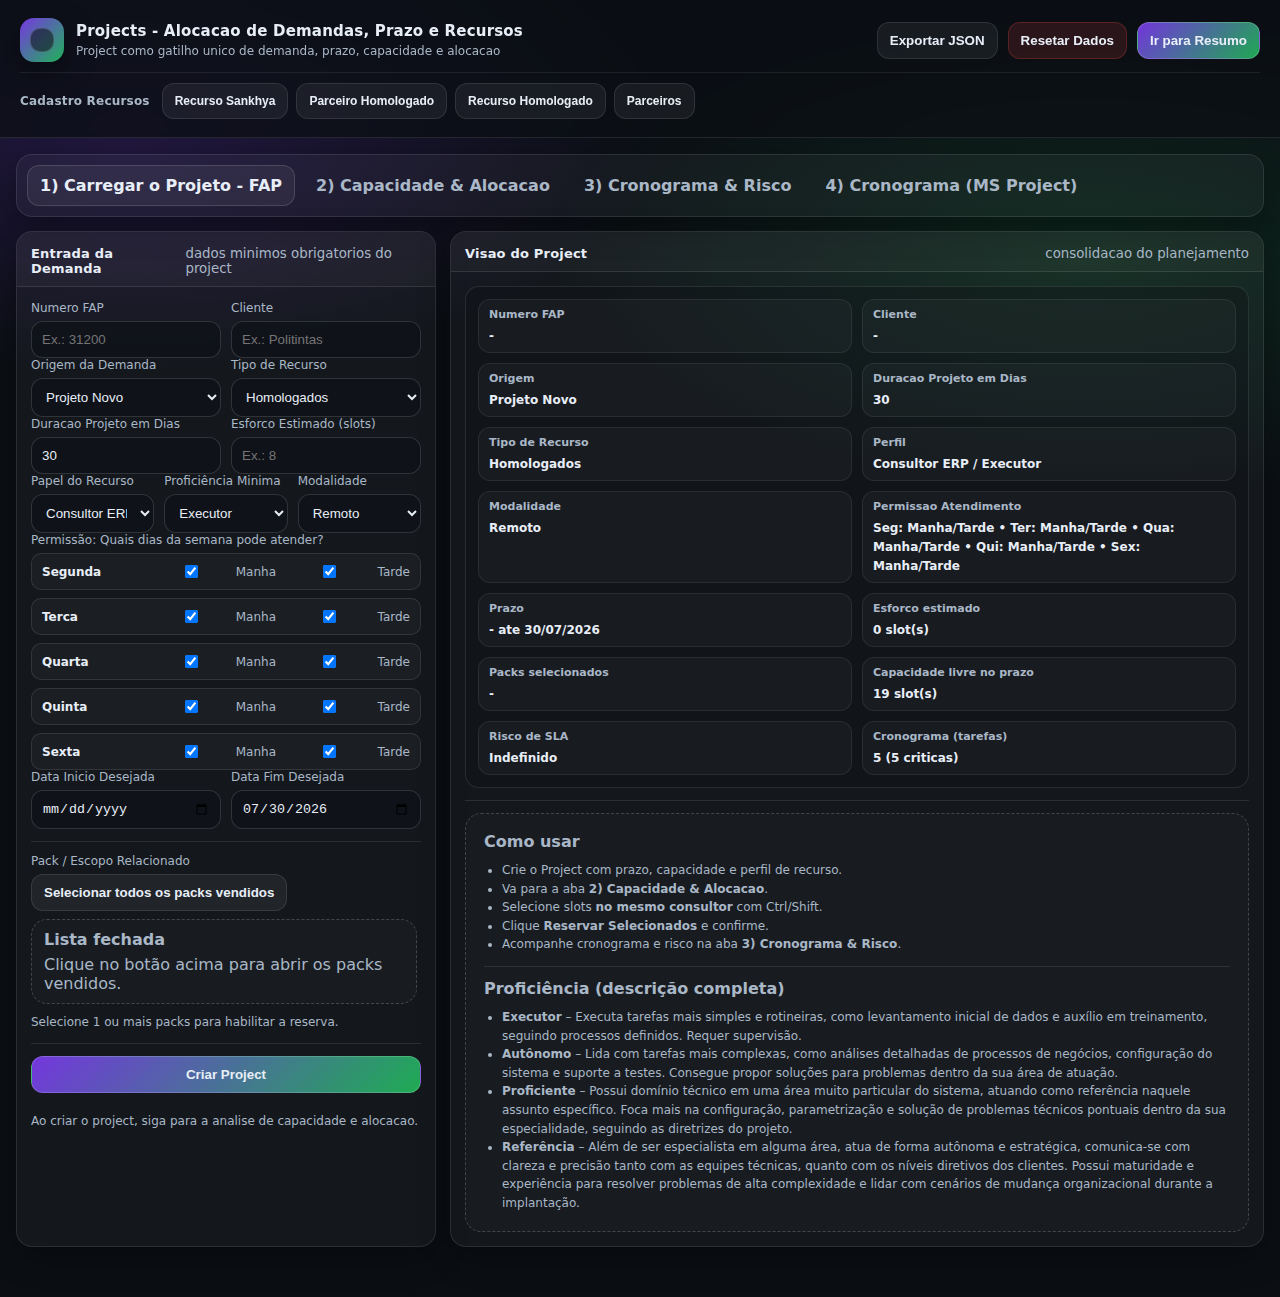
<file: Manoel/index.html>
﻿<!doctype html>
<html lang="pt-BR">
<head>
  <meta charset="utf-8" />
  <meta name="viewport" content="width=device-width,initial-scale=1" />
  <title>Projects - Alocacao de Demandas, Prazo e Recursos</title>
  <link rel="stylesheet" href="css/styles.css" />
</head>
<body>
<header>
  <div class="head">
    <div class="brand">
      <div class="logo" aria-hidden="true"></div>
      <div class="titles">
        <h1>Projects - Alocacao de Demandas, Prazo e Recursos</h1>
        <p>Project como gatilho unico de demanda, prazo, capacidade e alocacao</p>
      </div>
    </div>
    <div class="actions">
      <button class="btn" id="btnExport">Exportar JSON</button>
      <button class="btn danger" id="btnReset">Resetar Dados</button>
      <button class="btn primary" id="btnGoResumo">Ir para Resumo</button>
    </div>
  </div>
  <div class="headRow2">
    <div class="headRow2Label">Cadastro Recursos</div>
    <div class="headRow2Items">
      <button class="btn resourceBtn" type="button">Recurso Sankhya</button>
      <button class="btn resourceBtn" type="button">Parceiro Homologado</button>
      <button class="btn resourceBtn" type="button">Recurso Homologado</button>
      <button class="btn resourceBtn" type="button">Parceiros</button>
    </div>
  </div>
</header>

<main>
  <div class="tabs" role="tablist" aria-label="Abas">
    <div class="tab active" data-tab="tab1" role="tab">1) Carregar o Projeto - FAP</div>
    <div class="tab" data-tab="tab2" role="tab">2) Capacidade & Alocacao</div>
    <div class="tab" data-tab="tab3" role="tab">3) Cronograma & Risco</div>
    <div class="tab" data-tab="tab4" role="tab">4) Cronograma (MS Project)</div>
  </div>

  <div class="content">
    <!-- TAB 1 -->
    <section id="tab1" class="tabPane">
      <div class="grid">
        <div class="card">
          <div class="hd">
            <h2>Entrada da Demanda</h2>
            <small>dados minimos obrigatorios do project</small>
          </div>
          <div class="bd">
            <div class="row">
              <div>
                <label>Numero FAP</label>
                <input id="projectCode" placeholder="Ex.: 31200" />
              </div>
              <div>
                <label>Cliente</label>
                <input id="cliente" placeholder="Ex.: Politintas" />
              </div>
            </div>

            <div class="row">
              <div>
                <label>Origem da Demanda</label>
                <select id="origem">
                  <option value="Projeto Novo">Projeto Novo</option>
                  <option value="Projeto Segunda Fase">Projeto Segunda Fase</option>
                  <option value="Demandas Base">Demandas Base</option>
                  <option value="Reprogramacao Agendas">Reprogramacao Agendas</option>
                </select>
              </div>
              <div>
                <label>Tipo de Recurso</label>
                <select id="tipoRecurso">
                  <option value="Homologados">Homologados</option>
                  <option value="Homologados + Recurso Sankhya">Homologados + Recurso Sankhya</option>
                  <option value="Recurso Sankhya">Recurso Sankhya</option>
                </select>
              </div>
            </div>

            <div class="row">
              <div>
                <label>Duracao Projeto em Dias</label>
                <input id="slaDias" readonly />
              </div>
              <div>
                <label>Esforco Estimado (slots)</label>
                <input id="esforcoSlots" type="number" min="1" step="1" placeholder="Ex.: 8" />
              </div>
            </div>

            <div class="row3">
              <div>
                <label>Papel do Recurso</label>
                <select id="perfilPapel">
                  <option value="Consultor ERP">Consultor ERP</option>
                  <option value="Especialista Fiscal">Especialista Fiscal</option>
                  <option value="Instrutor">Instrutor</option>
                  <option value="Arquiteto de Solucao">Arquiteto de Solucao</option>
                </select>
              </div>
              <div>
                <label>Proficiência Minima</label>
                <select id="perfilProficiencia">
                  <option value="Executor">Executor</option>
                  <option value="Autônomo">Autônomo</option>
                  <option value="Proficiente">Proficiente</option>
                  <option value="Referência">Referência</option>
                </select>
              </div>
              <div>
                <label>Modalidade</label>
                <select id="modalidadeProjeto">
                  <option value="Remoto">Remoto</option>
                  <option value="Presencial">Presencial</option>
                </select>
              </div>
            </div>

            <div class="row1">
              <div>
                <label>Permissão: Quais dias da semana pode atender?</label>
                <div class="permMatrix">
                  <div class="permRow"><span>Segunda</span><label><input type="checkbox" id="permSegManha" checked /> Manha</label><label><input type="checkbox" id="permSegTarde" checked /> Tarde</label></div>
                  <div class="permRow"><span>Terca</span><label><input type="checkbox" id="permTerManha" checked /> Manha</label><label><input type="checkbox" id="permTerTarde" checked /> Tarde</label></div>
                  <div class="permRow"><span>Quarta</span><label><input type="checkbox" id="permQuaManha" checked /> Manha</label><label><input type="checkbox" id="permQuaTarde" checked /> Tarde</label></div>
                  <div class="permRow"><span>Quinta</span><label><input type="checkbox" id="permQuiManha" checked /> Manha</label><label><input type="checkbox" id="permQuiTarde" checked /> Tarde</label></div>
                  <div class="permRow"><span>Sexta</span><label><input type="checkbox" id="permSexManha" checked /> Manha</label><label><input type="checkbox" id="permSexTarde" checked /> Tarde</label></div>
                </div>
              </div>
            </div>

            <div class="row">
              <div>
                <label>Data Inicio Desejada</label>
                <input id="dtInicio" type="date" />
              </div>
              <div>
                <label>Data Fim Desejada</label>
                <input id="dtFim" type="date" />
              </div>
            </div>

            <div class="divider"></div>

            <div class="row1">
              <div>
                <label>Pack / Escopo Relacionado</label>
                <div style="display:flex; gap:8px; margin-bottom:8px; flex-wrap:wrap">
                  <button class="btn" id="btnSelectAllPacks" type="button">Selecionar todos os packs vendidos</button>
                </div>
                <div class="packList" id="packChips"></div>
                <div id="packAdminList" class="packAdminList"></div>
                <p class="hint" style="margin:10px 0 0">
                  Selecione 1 ou mais packs para habilitar a reserva.
                </p>
              </div>
            </div>

            <div class="divider"></div>

            <div class="row1">
              <button class="btn primary" id="btnSalvarEntrada">Criar Project</button>
              <p class="hint" style="margin:10px 0 0">
                Ao criar o project, siga para a analise de capacidade e alocacao.
              </p>
            </div>
          </div>
        </div>

        <div class="card">
          <div class="hd">
            <h2>Visao do Project</h2>
            <small>consolidacao do planejamento</small>
          </div>
          <div class="bd">
            <div class="kvs" id="kvsProjeto"></div>
            <div class="divider"></div>
            <div class="row1">
              <div class="empty">
                <b>Como usar</b>
                <ul style="margin:10px 0 0; padding-left:18px; color:var(--muted); font-size:12px; line-height:1.55">
                  <li>Crie o Project com prazo, capacidade e perfil de recurso.</li>
                  <li>Va para a aba <b>2) Capacidade & Alocacao</b>.</li>
                  <li>Selecione slots <b>no mesmo consultor</b> com Ctrl/Shift.</li>
                  <li>Clique <b>Reservar Selecionados</b> e confirme.</li>
                  <li>Acompanhe cronograma e risco na aba <b>3) Cronograma & Risco</b>.</li>
                </ul>
                <div class="divider"></div>
                <b>Proficiência (descrição completa)</b>
                <ul style="margin:10px 0 0; padding-left:18px; color:var(--muted); font-size:12px; line-height:1.55">
                  <li><b>Executor</b> – Executa tarefas mais simples e rotineiras, como levantamento inicial de dados e auxílio em treinamento, seguindo processos definidos. Requer supervisão.</li>
                  <li><b>Autônomo</b> – Lida com tarefas mais complexas, como análises detalhadas de processos de negócios, configuração do sistema e suporte a testes. Consegue propor soluções para problemas dentro da sua área de atuação.</li>
                  <li><b>Proficiente</b> – Possui domínio técnico em uma área muito particular do sistema, atuando como referência naquele assunto específico. Foca mais na configuração, parametrização e solução de problemas técnicos pontuais dentro da sua especialidade, seguindo as diretrizes do projeto.</li>
                  <li><b>Referência</b> – Além de ser especialista em alguma área, atua de forma autônoma e estratégica, comunica-se com clareza e precisão tanto com as equipes técnicas, quanto com os níveis diretivos dos clientes. Possui maturidade e experiência para resolver problemas de alta complexidade e lidar com cenários de mudança organizacional durante a implantação.</li>
                </ul>
              </div>
            </div>
          </div>
        </div>
      </div>
    </section>

    <!-- TAB 2 -->
    <section id="tab2" class="tabPane" style="display:none">
      <div class="card">
        <div class="hd">
          <h2>Capacidade & Alocacao</h2>
          <small>analise de elegibilidade e agenda</small>
        </div>

        <div class="rightTop">
          <div style="display:flex; gap:10px; flex-wrap:wrap; align-items:center; padding:0 12px;">
            <span class="pill purple" id="pillProjeto">Project: -</span>
            <span class="pill" id="pillFiltro">Filtro: -</span>
            <span class="pill orange" id="pillRisco">Risco SLA: -</span>
            <span class="pill" id="pillSlaStatus">SLA: -</span>
            <span class="mini" id="miniHint">
              Multi selecao: <b>Ctrl</b> (discreta) • <b>Shift</b> (intervalo)
            </span>
          </div>
          <div style="display:flex; gap:10px; flex-wrap:wrap; align-items:center; padding:0 12px;">
            <div style="min-width:220px">
              <label style="margin-bottom:6px">Filtro de Recursos</label>
              <select id="filtroRecursos">
                <option value="Todos">Todos</option>
                <option value="Homologados">Homologados</option>
                <option value="Recurso Sankhya">Recurso Sankhya</option>
                <option value="Homologados + Recurso Sankhya">Homologados + Recurso Sankhya</option>
              </select>
            </div>
            <div style="min-width:220px">
              <label style="margin-bottom:6px">Buscar Consultor</label>
              <input id="buscarConsultor" placeholder="Nome / proficiência / parceiro..." />
            </div>
          </div>
        </div>

        <div class="capacityBox" id="capacityBox">
          <div class="kvs" id="kvsCapacidade"></div>
        </div>

        <div class="reserveBar">
          <div class="count" id="selCount">0 slots selecionados</div>
          <button class="btn" id="btnLimparSel">Limpar seleção</button>
          <button class="btn primary" id="btnReservarSel" disabled>Reservar Selecionados</button>
          <span class="hint">Somente slots <b>L</b> (livres) entram na reserva.</span>
        </div>

        <div class="slotGrid" id="consultoresContainer"></div>
      </div>
    </section>

    <!-- TAB 3 -->
    <section id="tab3" class="tabPane" style="display:none">
      <div class="grid">
        <div class="card">
          <div class="hd">
            <h2>Resumo Executivo</h2>
            <small>project, cronograma e risco</small>
          </div>
          <div class="bd">
            <div class="kvs" id="kvsResumo"></div>
            <div class="divider"></div>
            <button class="btn danger" id="btnLimparResumo">Limpar reservas do resumo</button>
            <div style="display:flex; gap:8px; flex-wrap:wrap; margin-top:10px;">
              <button class="btn" id="btnExportCronograma">Exportar Cronograma JSON</button>
              <button class="btn" id="btnImportCronograma">Importar Cronograma JSON</button>
              <button class="btn" id="btnBaselineCronograma">Gerar Baseline</button>
              <input id="cronogramaFile" type="file" accept="application/json" style="display:none" />
            </div>
            <p class="hint" style="margin:10px 0 0">Obs.: o prototipo usa <b>localStorage</b> para manter dados ao atualizar.</p>
          </div>
        </div>
        <div class="card">
          <div class="hd">
            <h2>Grid de Reservas</h2>
            <small>Project / Etapa / Pack / Consultor / Periodo / Modalidade / Risco</small>
          </div>
          <div class="bd">
            <div id="gridResumoWrap"></div>
            <div class="divider"></div>
            <div id="cronogramaWrap"></div>
          </div>
        </div>
      </div>
    </section>

    <!-- TAB 4 -->
    <section id="tab4" class="tabPane" style="display:none">
      <div class="card">
        <div class="hd">
          <h2>Cronograma (MS Project)</h2>
          <small>outline WBS + gantt simples</small>
        </div>
        <div class="bd">
          <div class="msToolbar">
            <button class="btn" id="btnMsAddTask">Adicionar tarefa</button>
            <button class="btn" id="btnMsAddMilestone">Adicionar marco</button>
            <button class="btn" id="btnMsIndent">Indent</button>
            <button class="btn" id="btnMsOutdent">Outdent</button>
            <button class="btn danger" id="btnMsDeleteTask">Excluir tarefa selecionada</button>
            <button class="btn" id="btnMsBaseline">Definir baseline</button>
            <button class="btn" id="btnMsCompareBaseline">Comparar baseline</button>
          </div>
          <div class="msLayout">
            <div class="msGridWrap" id="msGridWrap"></div>
            <div class="msGanttWrap" id="msGanttWrap"></div>
          </div>
        </div>
      </div>
    </section>
  </div>
</main>

<!-- MODAL -->
<div class="modalBack" id="modalBack">
  <div class="modal" role="dialog" aria-modal="true" aria-label="Reservar agenda">
    <div class="mh">
      <h3>Reservar Agenda (selecionados)</h3>
      <button class="btn" id="btnFecharModal">Fechar</button>
    </div>
    <div class="mb">
      <div class="row3">
        <div>
          <label>Etapa (obrigatória)</label>
          <select id="modalEtapa">
            <option value="">Selecione...</option>
            <option>Kickoff</option>
            <option>Levantamento</option>
            <option>Parametrização</option>
            <option>Treinamento</option>
            <option>Testes</option>
            <option>Go-Live</option>
            <option>Base</option>
          </select>
        </div>
        <div>
          <label>Modalidade (obrigatória)</label>
          <select id="modalModalidade">
            <option value="">Selecione...</option>
            <option>Remoto</option>
            <option>Presencial</option>
          </select>
        </div>
        <div>
          <label>Pack (obrigatório)</label>
          <select id="modalPack"></select>
        </div>
      </div>

      <div class="divider"></div>

      <div class="kvs" id="kvsReserva"></div>

      <div class="divider"></div>

      <div class="row1">
        <div>
          <label>Observações</label>
          <textarea id="modalObs" placeholder="Ex.: reservar para validação / alinhado com GP / necessidade de presencial..."></textarea>
        </div>
      </div>
    </div>
    <div class="mf">
      <button class="btn" id="btnCancelarReserva">Cancelar</button>
      <button class="btn primary" id="btnConfirmarReserva">Confirmar Reservas</button>
    </div>
  </div>
</div>

<div class="toast" id="toast">
  <b id="toastTitle">Ok</b>
  <p id="toastMsg">—</p>
</div>

<script src="js/app.js"></script>
</body>
</html>
</file>
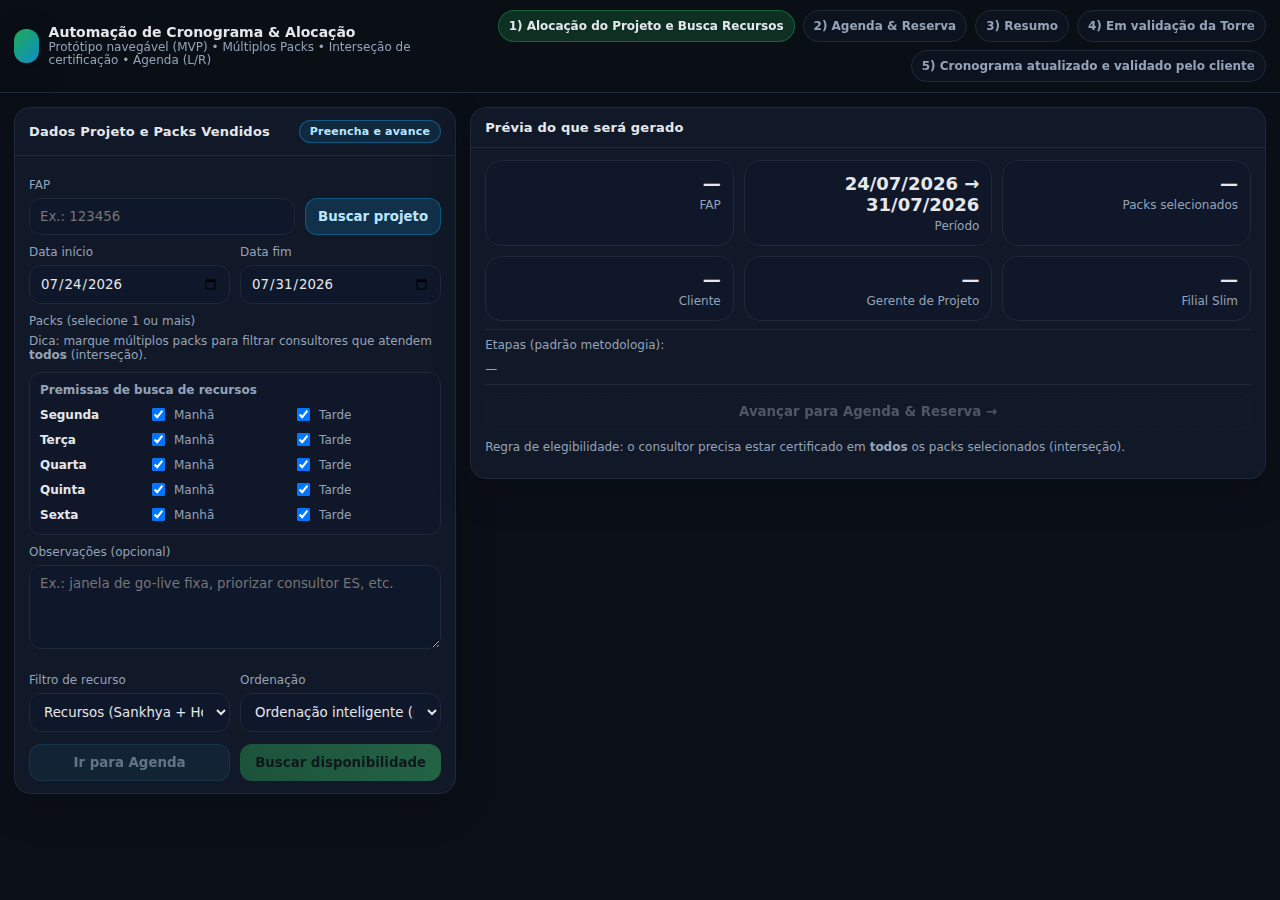
<file: MVP PROJETO NOVO/index.html>
<!doctype html>
<html lang="pt-br">
<head>
  <meta charset="utf-8" />
  <meta name="viewport" content="width=device-width,initial-scale=1" />
  <title>Protótipo Navegável - Alocação por Packs</title>
  <link rel="stylesheet" href="styles.css" />
</head>

<body>
  <div class="topbar">
    <div class="brand">
      <div class="logo"></div>
      <div class="title">
        <b>Automação de Cronograma & Alocação</b>
        <span>Protótipo navegável (MVP) • Múltiplos Packs • Interseção de certificação • Agenda (L/R)</span>
      </div>
    </div>
    <div class="tabs">
      <div class="tab active" data-page="p1">1) Alocação do Projeto e Busca Recursos</div>
      <div class="tab" data-page="p2">2) Agenda & Reserva</div>
      <div class="tab" data-page="p3">3) Resumo</div>
      <div class="tab" data-page="p4">4) Em validação da Torre</div>
      <div class="tab" data-page="p5">5) Cronograma atualizado e validado pelo cliente</div>
    </div>
  </div>

  <div class="wrap">

    <!-- PAGE 1 -->
    <section class="page active" id="p1">
      <div class="grid2">
        <aside class="card">
          <h2>
            Dados Projeto e Packs Vendidos
            <span class="pill info" id="pillStatus">Preencha e avance</span>
          </h2>
          <div class="content">
            <label>FAP</label>
            <div class="row" style="grid-template-columns:1fr auto">
              <input id="fap" placeholder="Ex.: 123456" />
              <button class="secondary" id="btnBuscarProjeto" style="width:auto; padding:10px 12px">Buscar projeto</button>
            </div>

            <div class="row">
              <div>
                <label>Data início</label>
                <input id="dtIni" type="date" />
              </div>
              <div>
                <label>Data fim</label>
                <input id="dtFim" type="date" />
              </div>
            </div>
            <div class="muted" id="longPeriodReasonInfo" style="display:none; margin-top:6px"></div>

            <label>Packs (selecione 1 ou mais)</label>
<div id="packsWrapper" style="display:none">
<details open style="background:rgba(15,23,42,.6); border:1px solid var(--line); border-radius:12px; padding:8px">
<summary style="cursor:pointer; font-weight:900; font-size:12px">Selecionar Packs</summary>
<div id="packsBox" style="display:grid; gap:8px; margin-top:8px">
  <label style="display:flex; gap:10px; align-items:center; margin:0; color:var(--text); font-size:12px">
    <input type="checkbox" name="packs" value="5309" style="width:auto" />
    <span>5309 Caixas e Bancos - Pack 1</span>
  </label>
  <label style="display:flex; gap:10px; align-items:center; margin:0; color:var(--text); font-size:12px">
    <input type="checkbox" name="packs" value="5283" style="width:auto" />
    <span>5283 Compras - Pack 1</span>
  </label>
  <label style="display:flex; gap:10px; align-items:center; margin:0; color:var(--text); font-size:12px">
    <input type="checkbox" name="packs" value="5285" style="width:auto" />
    <span>5285 Compras - Pack 3 / MD-e/DF-e</span>
  </label>
  <label style="display:flex; gap:10px; align-items:center; margin:0; color:var(--text); font-size:12px">
    <input type="checkbox" name="packs" value="5354" style="width:auto" />
    <span>5354 Conciliacao Bancaria Automatica OFX - Pack 2.1</span>
  </label>
  <label style="display:flex; gap:10px; align-items:center; margin:0; color:var(--text); font-size:12px">
    <input type="checkbox" name="packs" value="5284" style="width:auto" />
    <span>5284 Cotacao - Pack 2</span>
  </label>
  <label style="display:flex; gap:10px; align-items:center; margin:0; color:var(--text); font-size:12px">
    <input type="checkbox" name="packs" value="5292" style="width:auto" />
    <span>5292 Estocagem - Pack 1</span>
  </label>
  <label style="display:flex; gap:10px; align-items:center; margin:0; color:var(--text); font-size:12px">
    <input type="checkbox" name="packs" value="5316" style="width:auto" />
    <span>5316 Fiscal - Pack 1 / Livro e SPED Fiscal</span>
  </label>
  <label style="display:flex; gap:10px; align-items:center; margin:0; color:var(--text); font-size:12px">
    <input type="checkbox" name="packs" value="5317" style="width:auto" />
    <span>5317 Fiscal - Pack 2 / SPED Contribuicoes</span>
  </label>
  <label style="display:flex; gap:10px; align-items:center; margin:0; color:var(--text); font-size:12px">
    <input type="checkbox" name="packs" value="5318" style="width:auto" />
    <span>5318 Fiscal - Pack 3 / EFD Reinf</span>
  </label>
  <label style="display:flex; gap:10px; align-items:center; margin:0; color:var(--text); font-size:12px">
    <input type="checkbox" name="packs" value="5313" style="width:auto" />
    <span>5313 Gerenciais - Pack 1</span>
  </label>
  <label style="display:flex; gap:10px; align-items:center; margin:0; color:var(--text); font-size:12px">
    <input type="checkbox" name="packs" value="5312" style="width:auto" />
    <span>5312 Gerenciais - Pack 2</span>
  </label>
  <label style="display:flex; gap:10px; align-items:center; margin:0; color:var(--text); font-size:12px">
    <input type="checkbox" name="packs" value="5302" style="width:auto" />
    <span>5302 Pagamentos - Pack 1</span>
  </label>
  <label style="display:flex; gap:10px; align-items:center; margin:0; color:var(--text); font-size:12px">
    <input type="checkbox" name="packs" value="5352" style="width:auto" />
    <span>5352 Pagamentos - Pack 2 / Centro de Resultado</span>
  </label>
  <label style="display:flex; gap:10px; align-items:center; margin:0; color:var(--text); font-size:12px">
    <input type="checkbox" name="packs" value="5291" style="width:auto" />
    <span>5291 Precificacao - Pack 1</span>
  </label>
  <label style="display:flex; gap:10px; align-items:center; margin:0; color:var(--text); font-size:12px">
    <input type="checkbox" name="packs" value="5304" style="width:auto" />
    <span>5304 Recebimentos - Pack 1</span>
  </label>
  <label style="display:flex; gap:10px; align-items:center; margin:0; color:var(--text); font-size:12px">
    <input type="checkbox" name="packs" value="5294" style="width:auto" />
    <span>5294 Vendas - Pack 1</span>
  </label>
  <label style="display:flex; gap:10px; align-items:center; margin:0; color:var(--text); font-size:12px">
    <input type="checkbox" name="packs" value="5297" style="width:auto" />
    <span>5297 Vendas - Pack 4 / NFSe</span>
  </label>
</div>
</details>
</div>
<p class="muted" style="margin:6px 0 0">
  Dica: marque múltiplos packs para filtrar consultores que atendem <b>todos</b> (interseção).
</p>

<div id="premissasWrapper" style="margin-top:10px; border:1px solid var(--line); border-radius:12px; padding:10px; background:rgba(15,23,42,.45)">
  <label style="margin:0 0 8px; font-weight:900">Premissas de busca de recursos</label>
  <div style="display:grid; gap:6px">
    <div style="display:grid; grid-template-columns:100px 1fr 1fr; gap:8px; align-items:center">
      <b style="font-size:12px">Segunda</b>
      <label style="display:flex; align-items:center; gap:6px; margin:0; font-size:12px"><input type="checkbox" name="premissas" data-dia="seg" data-turno="M" checked style="width:auto" />Manhã</label>
      <label style="display:flex; align-items:center; gap:6px; margin:0; font-size:12px"><input type="checkbox" name="premissas" data-dia="seg" data-turno="T" checked style="width:auto" />Tarde</label>
    </div>
    <div style="display:grid; grid-template-columns:100px 1fr 1fr; gap:8px; align-items:center">
      <b style="font-size:12px">Terça</b>
      <label style="display:flex; align-items:center; gap:6px; margin:0; font-size:12px"><input type="checkbox" name="premissas" data-dia="ter" data-turno="M" checked style="width:auto" />Manhã</label>
      <label style="display:flex; align-items:center; gap:6px; margin:0; font-size:12px"><input type="checkbox" name="premissas" data-dia="ter" data-turno="T" checked style="width:auto" />Tarde</label>
    </div>
    <div style="display:grid; grid-template-columns:100px 1fr 1fr; gap:8px; align-items:center">
      <b style="font-size:12px">Quarta</b>
      <label style="display:flex; align-items:center; gap:6px; margin:0; font-size:12px"><input type="checkbox" name="premissas" data-dia="qua" data-turno="M" checked style="width:auto" />Manhã</label>
      <label style="display:flex; align-items:center; gap:6px; margin:0; font-size:12px"><input type="checkbox" name="premissas" data-dia="qua" data-turno="T" checked style="width:auto" />Tarde</label>
    </div>
    <div style="display:grid; grid-template-columns:100px 1fr 1fr; gap:8px; align-items:center">
      <b style="font-size:12px">Quinta</b>
      <label style="display:flex; align-items:center; gap:6px; margin:0; font-size:12px"><input type="checkbox" name="premissas" data-dia="qui" data-turno="M" checked style="width:auto" />Manhã</label>
      <label style="display:flex; align-items:center; gap:6px; margin:0; font-size:12px"><input type="checkbox" name="premissas" data-dia="qui" data-turno="T" checked style="width:auto" />Tarde</label>
    </div>
    <div style="display:grid; grid-template-columns:100px 1fr 1fr; gap:8px; align-items:center">
      <b style="font-size:12px">Sexta</b>
      <label style="display:flex; align-items:center; gap:6px; margin:0; font-size:12px"><input type="checkbox" name="premissas" data-dia="sex" data-turno="M" checked style="width:auto" />Manhã</label>
      <label style="display:flex; align-items:center; gap:6px; margin:0; font-size:12px"><input type="checkbox" name="premissas" data-dia="sex" data-turno="T" checked style="width:auto" />Tarde</label>
    </div>
  </div>
</div>

            <div id="stepsWrapper" style="display:none">
            <div class="steps" id="steps">
              <div class="muted">Selecione pelo menos 1 pack para carregar as etapas padrão.</div>
            </div>
            </div>

            <label>Observações (opcional)</label>
            <textarea id="obs" placeholder="Ex.: janela de go-live fixa, priorizar consultor ES, etc."></textarea>

            <div class="row" style="margin-top:10px">
              <div>
                <label>Filtro de recurso</label>
                <select id="p1Vinculo">
                  <option value="REC">Recursos (Sankhya + Homologado)</option>
                  <option value="ALL">Todos (Sankhya + Homologado + BP)</option>
                  <option value="CLT">Somente Sankhya</option>
                  <option value="PJ">Somente Homologado</option>
                  <option value="BP">Somente BP</option>
                </select>
              </div>
              <div>
                <label>Ordenação</label>
                <select id="p1Sort">
                  <option value="SMART">Ordenação inteligente (preferir Recurso Sankhya e disponibilidade)</option>
                  <option value="AVAIL">Maior disponibilidade no período</option>
                  <option value="NAME">Nome (A-Z)</option>
                </select>
              </div>
            </div>

            <div class="row" style="margin-top:12px">
              <button class="secondary" id="btnIrAgenda" disabled>Ir para Agenda</button>
              <button class="primary" id="btnBuscar" disabled>Buscar disponibilidade</button>
            </div>
          </div>
        </aside>

        <section class="card">
          <h2>Prévia do que será gerado</h2>
          <div class="content">
            <div class="kpi">
              <div class="box">
                <b id="kpiFap">—</b>
                <span>FAP</span>
              </div>
              <div class="box">
                <b id="kpiPeriodo">—</b>
                <span>Período</span>
              </div>
              <div class="box">
                <b id="kpiPacks">—</b>
                <span>Packs selecionados</span>
              </div>
            </div>

            <div class="kpi" style="margin-top:10px">
              <div class="box">
                <b id="kpiCliente">—</b>
                <span>Cliente</span>
              </div>
              <div class="box">
                <b id="kpiGP">—</b>
                <span>Gerente de Projeto</span>
              </div>
              <div class="box">
                <b id="kpiFilial">—</b>
                <span>Filial Slim</span>
              </div>
            </div>

            <div class="hr"></div>

            <div id="metodologiaPreview" class="hidden">
              <div class="muted metodologia-title">Etapas (padrão metodologia):</div>
              <div class="list" id="previewSteps"></div>
            </div>

            <div class="hr"></div>

            <button class="ghost" id="btnAvancar1" disabled>Avançar para Agenda & Reserva →</button>

            <p class="muted" style="margin-top:10px">
              Regra de elegibilidade: o consultor precisa estar certificado em <b>todos</b> os packs selecionados (interseção).
            </p>
          </div>
<div id="p5ClientFinalMsg" class="pill ok" style="display:none; margin-top:12px; padding:16px; font-size:18px; line-height:1.4; text-align:center">
  <strong style="font-size:22px; display:block; margin-bottom:6px;">
    Processo finalizado ✅
  </strong>
  Enviado para Sankhya Experience, agendas Confirmadas e acompanhar assinatura de validação do cronograma.
</div>
        </section>
      </div>
    </section>

    <!-- PAGE 2 -->
    <section class="page" id="p2">
      <div class="grid2">
        <aside class="card">
          <h2>
            FAP Selecionada
            <span class="pill ok" id="pillReady">Pronto para reservar</span>
          </h2>
          <div class="content">
            <div class="muted">FAP</div>
            <div style="font-weight:1000; font-size:16px" id="p2Fap">—</div>
            <div class="muted" style="margin-top:10px">Cliente</div>
            <div style="font-weight:900" id="p2Cliente">—</div>

            <div class="muted" style="margin-top:10px">Gerente de Projeto</div>
            <div style="font-weight:900" id="p2GP">—</div>

            <div class="muted" style="margin-top:10px">Filial Slim</div>
            <div style="font-weight:900" id="p2Filial">—</div>


            <div class="row" style="margin-top:10px">
              <div>
                <div class="muted">Início</div>
                <div style="font-weight:900" id="p2Ini">—</div>
              </div>
              <div>
                <div class="muted">Fim</div>
                <div style="font-weight:900" id="p2Fim">—</div>
              </div>
            </div>

            <div style="margin-top:10px">
              <div class="muted">Packs</div>
              <div style="font-weight:900" id="p2Packs">—</div>
            </div>

            <div class="steps" id="p2Steps" style="margin-top:12px"></div>

            <div class="miniCard" style="margin-top:12px">
              <h4 style="margin-bottom:6px">Nível de proficiência</h4>
              <div class="muted">Executor – Executa tarefas mais simples e rotineiras, como levantamento inicial de dados e auxílio em treinamento, seguindo processos definidos. Requer supervisão.</div>
              <div class="muted" style="margin-top:6px">Autônomo – Lida com tarefas mais complexas, como análises detalhadas de processos de negócios, configuração do sistema e suporte a testes. Consegue propor soluções para problemas dentro da sua área de atuação.</div>
              <div class="muted" style="margin-top:6px">Proficiente – Possui domínio técnico em uma área muito particular do sistema, atuando como referência naquele assunto específico. Foca mais na configuração, parametrização e solução de problemas técnicos pontuais dentro da sua especialidade, seguindo as diretrizes do projeto.</div>
              <div class="muted" style="margin-top:6px">Referência – Além de ser especialista em alguma área, atua de forma autônoma e estratégica, comunica-se com clareza e precisão tanto com as equipes técnicas, quanto com os níveis diretivos dos clientes. Possui maturidade e experiência para resolver problemas de alta complexidade e lidar com cenários de mudança organizacional durante a implantação.</div>
            </div>

            <div class="row" style="margin-top:12px">
              <button class="secondary" id="btnVoltarPedido">← Voltar</button>
              <button class="primary" id="btnIrResumo">Ir para Resumo →</button>
            </div>

            <p class="muted" style="margin-top:10px">
              Clique em um slot <b>L</b> para reservar. Status possíveis: <b>L</b> (livre) e <b>R</b> (reservada).
            </p>
          </div>
        </aside>

        <section class="card">
          <h2>
            Consultores elegíveis e Agenda (Período informado)
            <span class="pill" id="pillCount">0 consultores</span>
          </h2>
          <div class="multiBar" id="multiBar">
            <div class="left">
              <span class="pill info" id="multiCount">0 selecionados</span>
              <span class="muted" id="multiHint">Use Shift para selecionar um intervalo</span>
            </div>
            <div class="row" style="margin:0; gap:8px">
              <button class="primary" style="width:auto" type="button" id="btnReserveSelected" onclick="openSelectedModal()">Reservar selecionados</button>
              <button class="ghost" style="width:auto" type="button" id="btnClearSelected">Limpar</button>
            </div>
          </div>
        
          <div class="content">
            <div class="grid">
              <table id="agendaTable">
                <thead><tr id="theadRow"></tr></thead>
                <tbody id="tbody"></tbody>
              </table>
            </div>

            <div class="legend">
              <span><i class="dot dotL"></i> L = Livre</span>
              <span><i class="dot dotR"></i> R = Reservada</span>
            </div>

            <p class="muted" style="margin-top:10px">
              Observação (MVP): ao reservar, o slot fica <b>R</b> para o consultor naquela data/turno (evita dupla reserva entre packs).
            </p>
          </div>
        </section>
      </div>
    </section>

    <!-- PAGE 3 -->
    <section class="page" id="p3">
      <div class="grid2">
        <aside class="card">
          <h2>Resumo do Cronograma</h2>
          <div class="content">
            <div class="kpi">
              <div class="box">
                <b id="kpi3Fap">—</b>
                <span>FAP</span>
              </div>
              <div class="box">
                <b id="kpi3Packs">—</b>
                <span>Packs selecionados</span>
              </div>
              <div class="box">
                <b id="kpi3Res">0</b>
                <span>Reservas (turnos)</span>
              </div>
            </div>
            <div class="kpi" style="margin-top:10px">
              <div class="box">
                <b id="kpi3Cliente">—</b>
                <span>Cliente</span>
              </div>
              <div class="box">
                <b id="kpi3GP">—</b>
                <span>Gerente de Projeto</span>
              </div>
              <div class="box">
                <b id="kpi3Filial">—</b>
                <span>Filial Slim</span>
              </div>
              <div class="box">
                <b id="kpi3Lider">—</b>
                <span>Líder da Torre</span>
              </div>
              <div class="box">
                <b id="kpi3GestorPMO">—</b>
                <span>Gestor PMO</span>
              </div>
            </div>


            <div class="hr"></div>

            <button class="primary" id="btnSendValidationFromResumo">Enviar para Validação do Líder da Torre</button>
            <button class="secondary" id="btnVoltarAgenda" style="margin-top:10px">← Voltar para Agenda</button>
            <button class="primary" id="btnLimpar" style="margin-top:10px">Limpar reservas</button>

            <div id="resumoExports" style="display:none; margin-top:10px">
              <div class="row">
                <button class="secondary" id="btnResumoPdf" type="button">Salvar PDF</button>
                <button class="secondary" id="btnResumoCsv" type="button">Exportar Excel (CSV)</button>
              </div>
            </div>

            <p class="muted" style="margin-top:10px">
              No resumo, cada item mostra <b>Pack</b> antes da <b>Etapa</b>.
            </p>
          </div>
        </aside>

        <section class="card">
          <h2>Lista de reservas</h2>
          <div class="content">
            <div class="grid">
              <table id="resumoTable">
                <thead>
                  <tr>
                    <th>Etapa</th>
                    <th>Pack</th>
                    <th>Consultor</th>
                    <th>Data início</th>
                    <th>Data fim</th>
                    <th>Período</th>
                    <th>Remoto/Presencial</th>
                  </tr>
                </thead>
                <tbody id="resumoBody"></tbody>
              </table>
            </div>
            <div id="resumoEmpty" class="muted" style="margin-top:10px; display:none">Nenhuma reserva registrada ainda.</div>
          </div>
        </section>
      </div>
    </section>


    <!-- PAGE 4 -->
    <section class="page" id="p4">
  <div id="p4Guard" class="card" style="margin-bottom:12px; display:none">
    <div class="content">
      <p class="muted">O cronograma ainda não foi enviado para validação do Líder da Torre.</p>
      <p class="muted">Envie pela <b>Etapa 3 – Resumo</b> para liberar esta etapa.</p>
    </div>
  </div>
  <div id="p4Content">
      <div class="grid2">
        <aside class="card">
          <h2>Em validação da Torre</h2>
          <div class="content">
            <p class="muted">
              Esta etapa ocorre <b>após o resumo</b> e não faz parte da metodologia do projeto.
              Aqui o cronograma consolidado é submetido para validação do Líder da Torre.
            </p>

            <div class="kpi" style="margin-top:10px">
              <div class="box">
                <b id="p4Fap">—</b>
                <span>FAP</span>
              </div>
              <div class="box">
                <b id="p4Cliente">—</b>
                <span>Cliente</span>
              </div>
              <div class="box">
                <b id="p4GP">—</b>
                <span>Gerente de Projeto</span>
              </div>
              <div class="box">
                <b id="p4Filial">—</b>
                <span>Filial Slim</span>
              </div>
              <div class="box">
                <b id="p4Lider">—</b>
                <span>Líder da Torre</span>
              </div>
              <div class="box">
                <b id="p4GestorPMO">—</b>
                <span>Gestor PMO</span>
              </div>
            </div>

            <div class="hr"></div>
            <h3 style="margin:8px 0 6px">Alertas: escolha de HOMOLOGADO ou BP</h3>
            <div class="list" id="p4ThirdPartyAlerts"></div>

            <div id="p4ObsWrap" class="p4ObsAlert" style="margin-top:10px; display:none">
              <h3 style="margin:8px 0 6px">Observações do Gerente de Projeto - ALERTA</h3>
              <div class="miniCard">
                <div id="p4ObsText">—</div>
              </div>
            </div>

            <label>Responsável pela Validação</label>
            <input placeholder="Nome do Líder da Torre" />

            <label>Comentário para Validação</label>
            <textarea id="p4ValidationComment" placeholder="Ex.: Validar alocação, carga do consultor e datas de go-live"></textarea>

            <div class="row" style="margin-top:12px">
              <button class="secondary" id="btnGotoResumoP4" onclick="goto('p3')">Confira o resumo agendas</button>
              
            
              <button class="primary" id="btnEnviarValidacao">Enviar para Gerente de Projeto</button>
            </div>
          </div>
        </aside>

        
        <section class="card">
          <h2>Ajustes do Líder (simulação)</h2>
          <div class="content">
            <p class="muted">
              Aqui o Líder pode ajustar reservas antes de aprovar. Cada ajuste fica registrado e aparecerá na etapa 5.
            </p>

            <div class="list" id="leaderResList"></div>

            <p class="muted" style="margin-top:10px">
              Ações disponíveis: <b>Cancelar</b> ou <b>Trocar consultor</b> (mantém data/turno/pack).
            </p>
          </div>
        </section>
    
      </div>
    </section>



    <!-- PAGE 5 -->
    <section class="page" id="p5">
      <div id="p5Guard" class="card" style="margin-bottom:12px; display:none">
  <div class="content">
    <p class="muted">O cronograma ainda não foi enviado para validação do Líder da Torre.</p>
    <p class="muted">Envie pela <b>Etapa 3 – Resumo</b> para liberar esta etapa.</p>
  </div>
</div>
<div id="p5Content">
<div class="grid2">
        <aside class="card">
          <h2>Cronograma atualizado e validado pelo cliente</h2>
          <div class="hr"></div>
          <h3 style="margin:8px 0 6px">Ajustes realizados pelo Líder</h3>
          <div class="list" id="leaderChangesHeader"></div>
          
          <h2>Em validação da Torre</h2>
          <div class="content">
            <p class="muted">
              Esta etapa ocorre <b>após o resumo</b> e não faz parte da metodologia do projeto.
              Aqui o cronograma consolidado é submetido para validação do Líder da Torre.
            </p>

            <div class="hr"></div>
            <h3 style="margin:8px 0 6px">Alertas: escolha de TERCEIRO ou BP</h3>
            <div class="list" id="p4ThirdPartyAlerts"></div>

            <label>Responsável pela Validação</label>
            <input placeholder="Nome do Líder da Torre" />

            <label>Comentário para Validação</label>
            <textarea id="p5ValidationComment" placeholder="Ex.: Validar alocação, carga do consultor e datas de go-live" readonly></textarea>

            <div class="row" style="margin-top:12px">
              <button class="secondary" id="btnGotoResumoP4" onclick="goto('p3')">Confira o resumo agendas</button>
              
            </div>
          </div>
        
        </aside>

        <section class="card">
          <h2>Alterações do Líder na agenda</h2>
          <div class="content">
            <div class="kpi">
              <div class="box">
                <b id="kpi5Fap">—</b>
                <span>FAP</span>
              </div>
              <div class="box">
                <b id="kpi5Packs">—</b>
                <span>Packs selecionados</span>
              </div>
              <div class="box">
                <b id="kpi5Status">—</b>
                <span>Status</span>
              </div>
            </div>

            <div class="kpi" style="margin-top:10px">
              <div class="box">
                <b id="kpi5Cliente">—</b>
                <span>Cliente</span>
              </div>
              <div class="box">
                <b id="kpi5GP">—</b>
                <span>Gerente de Projeto</span>
              </div>
              <div class="box">
                <b id="kpi5Filial">—</b>
                <span>Filial Slim</span>
              </div>
            </div>

            <div class="hr"></div>

            <div class="list" id="leaderChangesList"></div>
<div class="hr"></div>
<div id="p5AcceptArea" style="display:none">
  <div class="row">
    <button class="primary" id="btnGpAccept">Aceite do Gerente de Projeto</button>
    <button class="secondary" id="btnGpReject">Não Aceito (solicitar ajustes ao Líder)</button>
  </div>
  <p class="muted" style="margin-top:8px">
    Aceite: conclui a alocação e o cronograma. Não Aceito: retorna para o Líder da Torre ajustar.
  </p>
</div>
<div id="p5FinalMsg" class="pill ok" style="display:none; margin-top:12px; padding:16px; font-size:18px; line-height:1.4; text-align:center">
  <strong style="font-size:22px; display:block; margin-bottom:6px;">
    Parabens! &#127881;
  </strong>
  A Alocação dos recursos para seu projeto foi concluído.<br/>
  <strong>Está pronto para Validar cronograma com Cliente.</strong>
</div>
<div id="p5ClientArea" style="display:none; margin-top:12px; text-align:center">
  <button class="primary" id="btnClientValidated">Validado com Cliente</button>
  <p class="muted" id="p5ClientNote" style="margin-top:8px">
    Ao confirmar, registraremos que todas as agendas foram confirmadas e que o cronograma foi enviado para o Sankhya Experience para validação final.
  </p>
</div>
<div id="p5ReprogramArea" style="display:none; margin-top:12px; text-align:center">
  <button class="secondary" id="btnReprogramStart">Reprogramar cronograma e agendas</button>
</div>
          </div>
        
  </div>
</section>
      </div>
    </section>


  </div>

  <!-- Modal -->
  <div class="modalBack" id="modalBack">
    <div class="modal">
      <div class="head">
        <b>Reservar agenda</b>
        <button class="ghost" id="btnCloseModal" style="width:auto">✕</button>
      </div>
      <div class="body">
        <div class="muted">Consultor</div>
        <div style="font-weight:1000" id="mConsultor">—</div>

        <div class="row">
          <div>
            <div class="muted">Data</div>
            <div style="font-weight:900" id="mData">—</div>
          </div>
          <div>
            <div class="muted">Turno</div>
            <div style="font-weight:900" id="mTurno">—</div>
          <div class="muted" style="margin-top:8px; display:none" id="mSelectedLabel">Períodos selecionados</div>
          <div style="display:none" id="mSelected" class="card" ></div>
          </div>
        </div>

        <label>Pack da reserva</label>
        <select id="mPack"></select>


        <label id="lblJustPJ" style="display:none">Justificativa (obrigatoria ao escolher HOMOLOGADO ou BP)</label>
        <textarea id="mJustPJ" style="display:none" placeholder="Explique o motivo da escolha do consultor HOMOLOGADO ou BP (ex.: especializacao, urgencia, continuidade, indisponibilidade do Recurso Sankhya no slot necessario, etc.)"></textarea>

        <label>Etapa (obrigatória)</label>
        <select id="mEtapa">
<option value="">Selecione...</option>
        </select>


        <label id="lblJustPJ" style="display:none">Justificativa (obrigatoria ao escolher HOMOLOGADO ou BP)</label>
        <textarea id="mJustPJ" style="display:none" placeholder="Explique o motivo da escolha do consultor HOMOLOGADO ou BP (ex.: especializacao, urgencia, continuidade, indisponibilidade do Recurso Sankhya no slot necessario, etc.)"></textarea>

        <div class="btnRow">
          <button class="secondary" id="btnReserveHalf">Reservar só este turno</button>
          <button class="primary" id="btnReserveDay">Reservar dia todo</button>
        </div>

        <button class="ghost" id="btnCancelReserve">Cancelar reserva (se existir)</button>

        <p class="muted">
          Regra: só reserva se o slot estiver <b>L</b>. Se estiver <b>R</b>, não permite.
        </p>
      </div>
      <div class="foot">
        <button class="ghost" id="btnCloseModal2">Fechar</button>
      </div>
    </div>
  </div>

  

  <!-- ===== Modal: Trocar Consultor (Etapa 4 – melhoria de usabilidade) ===== -->
  <div class="modalBackdrop" id="swapBackdrop" aria-hidden="true">
    <div class="modal" role="dialog" aria-modal="true" aria-labelledby="swapTitle">
      <div class="modalHeader">
        <div>
          <h3 id="swapTitle">Trocar consultor</h3>
          <div class="muted" id="swapContext">—</div>
        </div>
        <button class="ghost" style="width:auto; padding:8px 10px" id="btnSwapClose">Fechar ✕</button>
      </div>

      <div class="modalBody">
        <div class="modalGrid">
          <!-- Coluna esquerda: lista -->
          <div>
            <div class="miniCard" style="margin-bottom:10px">
              <h4 style="margin-bottom:6px">Encontrar recurso disponível</h4>
              <div class="toolbar">
                <input id="swapSearch" placeholder="Buscar por nome ou CODUSU (ex.: U001)" />
                <select id="swapProf">
                  <option value="ALL">Todos os níveis</option>
                  <option value="executor">Executor</option>
                  <option value="autonomo">Autônomo</option>
                  <option value="proficiente">Proficiente</option>
                  <option value="referencia">Referência</option>
                </select>
                <select id="swapSort">
                  <option value="SMART">Ordenação inteligente (preferir Recurso Sankhya e disponibilidade)</option>
                  <option value="AVAIL">Maior disponibilidade no período</option>
                  <option value="NAME">Nome (A-Z)</option>
                </select>
                <label class="chip" style="cursor:pointer">
                  <input type="checkbox" id="swapOnlyFree" style="width:auto; height:auto; margin:0" checked />
                  Apenas livres no slot
                </label>
              </div>
              <div class="muted" id="swapHint" style="margin-top:6px">
                Lista considera consultores <b>elegíveis</b> pelos packs selecionados e evidencia quem está livre no mesmo dia/turno.
              </div>
            </div>

            <div class="candList" id="swapCandList"></div>
          </div>

          <!-- Coluna direita: comparação / justificativa -->
          <div>
            <div class="miniCard" style="margin-bottom:10px">
              <h4>Ajustar data e turno</h4>
              <div class="row">
                <div>
                  <label>Data</label>
                  <input id="swapDate" type="date" />
                </div>
                <div>
                  <label>Turno</label>
                  <select id="swapTurno">
                    <option value="M">Manhã</option>
                    <option value="T">Tarde</option>
                  </select>
                </div>
              </div>
              <div class="muted" style="margin-top:6px">Você pode manter o consultor atual e ajustar o slot.</div>
            </div>

            <div class="miniCard" style="margin-bottom:10px">
              <h4>Comparação</h4>
              <div class="compareRow">
                <div>
                  <div class="muted" style="margin-bottom:6px">Atual</div>
                  <div id="swapCurrentBox" class="compareBox">—</div>
                </div>
                <div>
                  <div class="muted" style="margin-bottom:6px">Novo (selecionado)</div>
                  <div id="swapSelectedBox" class="compareBox">Selecione um consultor na lista</div>
                </div>
              </div>
            </div>

            <div class="miniCard" id="swapJustBox" style="display:none">
              <h4>Justificativa (obrigatória)</h4>
              <div class="muted">Você selecionou <b>Homologados</b> com <b>Recurso Sankhya disponível</b> no período. Informe a justificativa para auditoria/validação.</div>
              <textarea id="swapJustText" placeholder="Ex.: Especialização técnica necessária / Continuidade do projeto / Indisponibilidade do Recurso Sankhya"></textarea>
              <div class="quickReasons">
                <button class="secondary" type="button" data-reason="Especialização técnica necessária">Especialização técnica</button>
                <button class="secondary" type="button" data-reason="Continuidade do projeto">Continuidade</button>
                <button class="secondary" type="button" data-reason="Indisponibilidade futura do Recurso Sankhya">Indisponibilidade do Recurso Sankhya</button>
                <button class="secondary" type="button" data-reason="Solicitação do cliente">Solicitação do cliente</button>
              </div>
            </div>

            <div class="miniCard" style="margin-top:10px">
              <h4>Observações</h4>
              <div class="muted">Dica: priorize <b>Recurso Sankhya</b> quando houver disponibilidade e use Homologados com justificativa clara. Evite conflitos no mesmo slot.</div>
            </div>
          </div>
        </div>
      </div>

      <div class="modalFooter">
        <div class="left">
          <span class="badge" id="swapBadgeSlot">Slot: —</span>
          <span class="badge" id="swapBadgeRule">Regra Homologados/Recurso Sankhya: —</span>
        </div>
        <div style="display:flex; gap:10px; flex-wrap:wrap; justify-content:flex-end">
          <button class="secondary" style="width:auto; padding:10px 12px" id="btnSwapCancel">Cancelar</button>
          <button class="primary" style="width:auto; padding:10px 12px" id="btnSwapConfirm" >Confirmar troca</button>
        </div>
      </div>
    </div>
  </div>


    <!-- ===== Modal: Cronograma já validado (Reprogramar ou apenas ver) ===== -->
  <div class="modalBackdrop" id="reprogramChoiceBackdrop" aria-hidden="true">
    <div class="modal" role="dialog" aria-modal="true" aria-labelledby="reprogramChoiceTitle">
      <div class="modalHeader">
        <div>
          <h3 id="reprogramChoiceTitle">Cronograma ja validado</h3>
          <div class="muted" id="reprogramChoiceText">—</div>
        </div>
      </div>
      <div class="modalBody">
        <p class="muted">Este cronograma já foi validado pelo cliente. Deseja reprogramar? Se não, você pode apenas ver o resumo das agendas.</p>
      </div>
      <div class="modalFooter">
        <div style="display:flex; gap:10px; flex-wrap:wrap; justify-content:flex-end">
          <button class="secondary" style="width:auto; padding:10px 12px" id="btnReprogramView">Somente ver agendas</button>
          <button class="primary" style="width:auto; padding:10px 12px" id="btnReprogramYes">SIM</button>
        </div>
      </div>
    </div>
  </div>
<!-- ===== Modal: Reprogramação de Cronograma ===== -->
  <div class="modalBackdrop" id="reprogramBackdrop" aria-hidden="true">
    <div class="modal" role="dialog" aria-modal="true" aria-labelledby="reprogramTitle">
      <div class="modalHeader">
        <div>
          <h3 id="reprogramTitle">Reprogramar cronograma</h3>
          <div class="muted" id="reprogramContext">—</div>
        </div>
        <button class="ghost" style="width:auto; padding:8px 10px" id="btnReprogramClose">Fechar ✕</button>
      </div>
      <div class="modalBody">
        <label>Motivo da reprogramação</label>
        <select id="reprogramReason">
          <option value="">Selecione...</option>
          <option value="Mudança de escopo">Mudança de escopo</option>
          <option value="Replanejamento de go-live">Replanejamento de go-live</option>
          <option value="Indisponibilidade de consultor">Indisponibilidade de consultor</option>
          <option value="Solicitação do cliente">Solicitação do cliente</option>
          <option value="Outro">Outro</option>
        </select>
        <div id="reprogramDetailWrap" style="display:none">
          <label>Detalhes</label>
          <textarea id="reprogramDetail" placeholder="Descreva o motivo"></textarea>
        </div>
      </div>
      <div class="modalFooter">
        <div class="left">
          <span class="badge" id="reprogramBadge">—</span>
        </div>
        <div style="display:flex; gap:10px; flex-wrap:wrap; justify-content:flex-end">
          <button class="secondary" style="width:auto; padding:10px 12px" id="btnReprogramCancel">Cancelar</button>
          <button class="primary" style="width:auto; padding:10px 12px" id="btnReprogramConfirm">Confirmar</button>
        </div>
      </div>
    </div>
  </div>
  <!-- ===== Modal: Motivo para período maior que 60 dias ===== -->
  <div class="modalBackdrop" id="longPeriodBackdrop" aria-hidden="true">
    <div class="modal" role="dialog" aria-modal="true" aria-labelledby="longPeriodTitle">
      <div class="modalHeader">
        <div>
          <h3 id="longPeriodTitle">Período maior que 60 dias</h3>
          <div class="muted">Selecione o motivo para continuar a busca de recursos.</div>
        </div>
        <button class="ghost" style="width:auto; padding:8px 10px" id="btnLongPeriodClose">Fechar ✕</button>
      </div>
      <div class="modalBody">
        <label for="longPeriodReason">Motivo (obrigatório)</label>
        <select id="longPeriodReason">
          <option value="">Selecione...</option>
          <option value="Indisponibilidade Cliente">Indisponibilidade Cliente</option>
          <option value="Sacionalidade Cliente">Sacionalidade Cliente</option>
          <option value="Certificação Cliente em Atraso">Certificação Cliente em Atraso</option>
        </select>
      </div>
      <div class="modalFooter">
        <div></div>
        <div style="display:flex; gap:10px; flex-wrap:wrap; justify-content:flex-end">
          <button class="secondary" style="width:auto; padding:10px 12px" id="btnLongPeriodCancel">Cancelar</button>
          <button class="primary" style="width:auto; padding:10px 12px" id="btnLongPeriodConfirm">Confirmar</button>
        </div>
      </div>
    </div>
  </div>

  <script src="app.js"></script>
</body>
</html>
</file>
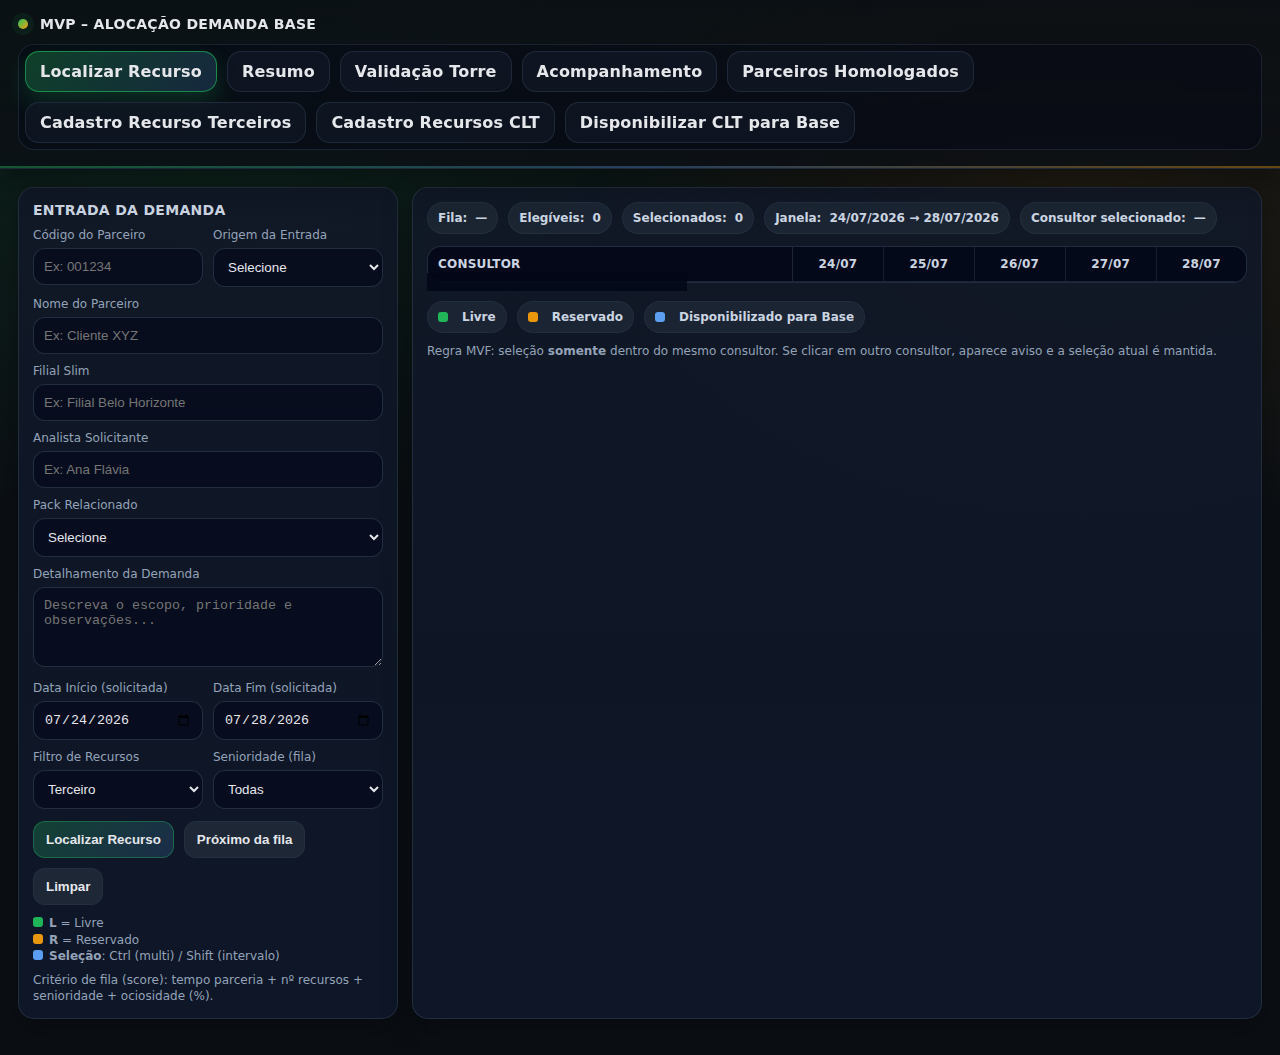
<file: indexbase.html>
﻿<!doctype html>
<html lang="pt-BR">
<head>
  <meta charset="utf-8" />
  <meta name="viewport" content="width=device-width,initial-scale=1" />
  <title>MVP – Alocação de Demanda Base</title>
  <style>
    :root{
      --bg:#0b0f14;
      --panel:#111827;
      --panel2:#0f172a;
      --text:#e5e7eb;
      --muted:#94a3b8;
      --border:#263244;

      --green:#22c55e;
      --orange:#f59e0b;
      --red:#ef4444;
      --blue:#60a5fa;

      --chip:#1f2937;
      --shadow: 0 10px 30px rgba(0,0,0,.35);
      --radius:16px;
    }
    *{box-sizing:border-box}
    body{
      margin:0;
      font-family: ui-sans-serif, system-ui, -apple-system, Segoe UI, Roboto, Arial;
      background: radial-gradient(1200px 700px at 15% 10%, rgba(34,197,94,.12), transparent 60%),
                  radial-gradient(900px 600px at 85% 20%, rgba(245,158,11,.10), transparent 55%),
                  var(--bg);
      color:var(--text);
    }
    header{
      position:sticky; top:0;
      z-index:8;
      background:
        linear-gradient(180deg, rgba(11,15,20,.95), rgba(11,15,20,.80)),
        radial-gradient(120% 120% at 10% 0%, rgba(34,197,94,.18), transparent 60%),
        radial-gradient(120% 120% at 90% 0%, rgba(245,158,11,.16), transparent 60%);
      backdrop-filter: blur(14px);
      border-bottom:1px solid rgba(38,50,68,.75);
      box-shadow: 0 12px 30px rgba(0,0,0,.35);
    }
    header:after{
      content:"";
      display:block;
      height:2px;
      background: linear-gradient(90deg, rgba(34,197,94,.55), rgba(96,165,250,.45), rgba(245,158,11,.55));
      opacity:.7;
    }
    .wrap{max-width:1280px;margin:0 auto;padding:16px 18px}
    .topbar{
      display:flex;
      align-items:flex-start;
      justify-content:space-between;
      gap:12px;
      flex-wrap:wrap;
    }
    .brand{
      display:flex;
      align-items:center;
      gap:12px;
      font-weight:800;
      letter-spacing:.3px;
      text-transform:uppercase;
      font-size:14px;
    }
    .dot{
      width:10px;height:10px;border-radius:50%;
      background: linear-gradient(135deg, var(--green), var(--orange));
      box-shadow: 0 0 0 6px rgba(34,197,94,.08);
    }
    .tabs{
      display:flex;
      gap:10px;
      flex-wrap:wrap;
      align-items:center;
      padding:6px;
      border:1px solid rgba(38,50,68,.6);
      background: rgba(2,6,23,.35);
      border-radius:16px;
    }
    .tab{
      padding:10px 14px;
      border:1px solid rgba(38,50,68,.75);
      background: rgba(17,24,39,.7);
      color:var(--text);
      border-radius:14px;
      cursor:pointer;
      user-select:none;
      font-weight:700;
      letter-spacing:.2px;
      transition: transform .12s ease, box-shadow .12s ease, background .12s ease, border-color .12s ease;
    }
    .tab:hover{transform: translateY(-1px); box-shadow: 0 6px 18px rgba(0,0,0,.25)}
    .tab.active{
      background: linear-gradient(135deg, rgba(34,197,94,.28), rgba(96,165,250,.18));
      border-color: rgba(34,197,94,.6);
      box-shadow: 0 10px 22px rgba(34,197,94,.18);
    }

    main .wrap{padding-top:18px;padding-bottom:36px}

    .grid{display:grid;grid-template-columns: 380px 1fr;gap:14px}
    .card{
      background: linear-gradient(180deg, rgba(17,24,39,.92), rgba(15,23,42,.92));
      border:1px solid rgba(38,50,68,.85);
      border-radius: var(--radius);
      box-shadow: var(--shadow);
    }
    .card h2, .card h3{
      margin:0 0 10px 0;
      font-size:14px;
      letter-spacing:.3px;
      text-transform:uppercase;
      color:#cbd5e1;
    }
    .card .content{padding:14px}
    .row{display:flex;gap:10px}
    .row > *{flex:1}
    .inline-input{display:flex;gap:8px;align-items:center}
    .inline-input > input{flex:1}
    .inline-input > button{white-space:nowrap}

    label{display:block;font-size:12px;color:var(--muted);margin:0 0 6px 0}
    input, select, textarea{
      width:100%;
      padding:10px 10px;
      border-radius:12px;
      border:1px solid rgba(38,50,68,.9);
      background: rgba(2,6,23,.55);
      color:var(--text);
      outline:none;
    }
    textarea{min-height:80px;resize:vertical}
    input:focus, select:focus, textarea:focus{
      border-color: rgba(96,165,250,.65);
      box-shadow: 0 0 0 4px rgba(96,165,250,.12);
    }

    .actions{display:flex;gap:10px;flex-wrap:wrap;margin-top:12px}
    .actions.tight{gap:6px}
    .btn-sm{
      padding:6px 8px;
      border-radius:10px;
      font-weight:700;
      font-size:12px;
    }
    button{
      border:none;
      padding:10px 12px;
      border-radius:12px;
      background: rgba(31,41,55,.9);
      color:var(--text);
      cursor:pointer;
      font-weight:700;
      border:1px solid rgba(38,50,68,.85);
    }
    button.primary{
      background: linear-gradient(135deg, rgba(34,197,94,.25), rgba(96,165,250,.16));
      border-color: rgba(34,197,94,.35);
    }
    button.warn{
      background: linear-gradient(135deg, rgba(245,158,11,.25), rgba(239,68,68,.10));
      border-color: rgba(245,158,11,.35);
    }
    button.danger{
      background: rgba(239,68,68,.12);
      border-color: rgba(239,68,68,.35);
    }
    button:disabled{opacity:.45;cursor:not-allowed}

    .hint{margin-top:10px;font-size:12px;color:var(--muted);line-height:1.35}

    .toolbar{
      display:flex;gap:10px;flex-wrap:wrap;align-items:flex-end;
      margin-bottom:10px;
    }
    .chip{
      display:inline-flex;align-items:center;gap:8px;
      padding:8px 10px;border-radius:999px;
      background: rgba(31,41,55,.75);
      border:1px solid rgba(38,50,68,.7);
      color:#cbd5e1;
      font-size:12px;
      font-weight:700;
      white-space:nowrap;
    }
    .legend{display:flex;gap:10px;flex-wrap:wrap;margin:8px 0 0 0}
    .sw{display:inline-block;width:10px;height:10px;border-radius:3px;margin-right:6px}
    .sw.green{background:rgba(34,197,94,.9)}
    .sw.orange{background:rgba(245,158,11,.95)}
    .sw.sel{background:rgba(96,165,250,.95)}

    table{
      width:100%;
      border-collapse:separate;
      border-spacing:0;
      overflow:hidden;
      border-radius:14px;
      border:1px solid rgba(38,50,68,.85);
    }
    th, td{
      padding:10px 10px;
      border-bottom:1px solid rgba(38,50,68,.65);
      vertical-align:top;
      font-size:13px;
    }
    th{
      text-align:left;
      background: rgba(2,6,23,.45);
      color:#cbd5e1;
      font-size:12px;
      text-transform:uppercase;
      letter-spacing:.3px;
    }
    tr:last-child td{border-bottom:none}

    .meta{display:flex;flex-direction:column;gap:4px}
    .sub{font-size:12px;color:var(--muted)}
    .tag{
      display:inline-flex;align-items:center;
      padding:4px 8px;border-radius:999px;
      border:1px solid rgba(38,50,68,.7);
      background: rgba(15,23,42,.6);
      font-size:12px;color:#dbeafe;font-weight:700
    }

    .slots-wrap{overflow-x:auto}
    .slots{
      display:flex;
      gap:6px;
      width:max-content;
      padding-bottom:2px;
    }
    .slot{
      border-radius:12px;
      padding:6px 6px;
      border:1px solid rgba(38,50,68,.7);
      background: rgba(2,6,23,.35);
      user-select:none;
      cursor:pointer;
      text-align:center;
      font-weight:800;
      font-size:11px;
      line-height:1.1;
    }
    .slot .d{display:block;font-size:10px;color:#cbd5e1;font-weight:800}
    .slot .p{display:block;font-size:10px;color:var(--muted);font-weight:800;margin-top:2px}
    .slot.free{background: rgba(34,197,94,.18); border-color: rgba(34,197,94,.40)}
    .slot.reserved{background: rgba(245,158,11,.18); border-color: rgba(245,158,11,.45)}
    .slot.selected{outline: 3px solid rgba(96,165,250,.65); background: rgba(96,165,250,.16); border-color: rgba(96,165,250,.55)}
    .slot.disabled{opacity:.35; cursor:not-allowed}

    .modal-backdrop{
      position:fixed; inset:0;
      background: rgba(11,15,20,.75);
      display:none;
      align-items:center;
      justify-content:center;
      padding:18px;
      z-index:50;
    }
    .modal{
      width:min(920px, 100%);
      border-radius:18px;
      border:1px solid rgba(38,50,68,.9);
      background: linear-gradient(180deg, rgba(17,24,39,.96), rgba(15,23,42,.96));
      box-shadow: 0 24px 70px rgba(0,0,0,.5);
      overflow:hidden;
      max-height:90vh;
      display:flex;
      flex-direction:column;
    }
    .modal .hd{
      padding:14px 14px;
      border-bottom:1px solid rgba(38,50,68,.7);
      display:flex;align-items:center;justify-content:space-between;gap:10px;
      background: rgba(2,6,23,.45);
    }
    .modal .hd strong{letter-spacing:.2px}
    .modal .bd{padding:14px; overflow:auto}
    .modal .ft{
      padding:14px;
      border-top:1px solid rgba(38,50,68,.7);
      display:flex;gap:10px;justify-content:flex-end;flex-wrap:wrap;
      background: rgba(2,6,23,.35);
    }
    .kpi{display:flex;gap:10px;flex-wrap:wrap;margin-top:10px}
    .kpi .chip{font-weight:800}
    .muted{color:var(--muted)}
    .small{font-size:12px}
    .hidden{display:none !important}
    .split{display:grid;grid-template-columns: 1fr 1fr; gap:12px}

    /* TOAST */
    .toast{
      position:fixed;
      right:18px;
      bottom:18px;
      width:min(420px, calc(100% - 36px));
      padding:12px 12px;
      border-radius:14px;
      border:1px solid rgba(38,50,68,.9);
      background: linear-gradient(180deg, rgba(17,24,39,.92), rgba(15,23,42,.92));
      box-shadow: 0 18px 55px rgba(0,0,0,.5);
      z-index:60;
      display:none;
    }
    .toast .ttl{font-weight:900;letter-spacing:.2px}
    .toast .msg{margin-top:4px;color:#cbd5e1;font-size:13px;line-height:1.3}
    .toast.warn{border-color: rgba(245,158,11,.55)}
    .toast.info{border-color: rgba(96,165,250,.55)}
    .toast .bar{
      height:3px;border-radius:999px;margin-top:10px;
      background: rgba(96,165,250,.55);
      width:100%;
      transform-origin:left;
      transform: scaleX(1);
    }
    .warn-text{color:var(--orange); font-weight:700}

    @media (max-width: 980px){
      .grid{grid-template-columns: 1fr}
      .split{grid-template-columns: 1fr}
    }
      /* ===== Agenda (modelo MPV) – visual padrão (print) ===== */
      .agendaWrap{
        --left-col:260px;
        overflow-x:auto;
        overflow-y:hidden;
        max-width:100%;
        position:relative;
        padding-bottom:8px;
      }
      .scroll-mask{
        position:absolute;
        left:0;
        bottom:0;
        width:var(--left-col);
        height:18px;
        background: rgba(2,6,23,.82);
        pointer-events:none;
        z-index:5;
      }

    /* grade com linhas sutis, como no padrão do MPV */
    #agendaTable{
        background: rgba(2,6,23,.25);
        width:max-content;
        min-width:100%;
      }
    #agendaTable th, #agendaTable td{
        white-space:nowrap;
        text-align:center;
        border-right:1px solid rgba(38,50,68,.55);
      }
    #agendaTable tr > *:last-child{border-right:none}

    #agendaTable thead th{
        position:sticky; top:0; z-index:3;
        background: rgba(2,6,23,.72);
        font-weight:900;
        letter-spacing:.2px;
      }
      #agendaTable th:first-child, #agendaTable td:first-child{
        position:sticky; left:0; z-index:4;
        background: rgba(2,6,23,.82);
        text-align:left;
        min-width:var(--left-col);
        border-right:1px solid rgba(38,50,68,.7);
      }

    .agCell{
      display:grid;
      gap:6px;
      min-width:90px;
      padding:2px 0;
    }

    /* chips em formato “pílula” (Manhã/Tarde + L/R) */
    .aChip{
      padding:6px 10px;
      border-radius:999px;
      font-weight:900;
      font-size:11px;
      border:1px solid rgba(38,50,68,.75);
      user-select:none;
      display:flex;
      justify-content:center;
      gap:8px;
      align-items:center;
      background: rgba(2,6,23,.35);
      box-shadow: inset 0 0 0 1px rgba(255,255,255,.03);
    }
    .aChip span{display:inline-block}
    .aChip small{font-weight:1000; opacity:.95; font-size:10px}

    .aChip.L{
      background: rgba(34,197,94,.22);
      border-color: rgba(34,197,94,.65);
      cursor:pointer;
    }
    .aChip.L:hover{filter:brightness(1.07)}

    .aChip.R{
      background: rgba(245,158,11,.22);
      border-color: rgba(245,158,11,.70);
      cursor:not-allowed;
      opacity:.92;
    }
    .aChip.DB{
      background: rgba(14,165,233,.22);
      border-color: rgba(14,165,233,.85);
      cursor:pointer;
      opacity:.95;
    }
    .aChip.DB:hover{filter:brightness(1.07)}

    .aChip.sel{
      outline: 3px solid rgba(96,165,250,.65);
      border-color: rgba(96,165,250,.62);
      background: rgba(96,165,250,.16);
    }
    .multiBar{
      position:sticky;
      top:0;
      z-index:6;
      margin-top:10px;
      padding:10px 12px;
      border:1px solid rgba(38,50,68,.85);
      background: rgba(17,24,39,.92);
      backdrop-filter: blur(10px);
      border-radius:14px;
      display:none;
      align-items:center;
      justify-content:space-between;
      gap:10px;
    }
    .multiBar.show{display:flex}
    .multiBar .left{display:flex; gap:10px; align-items:center; flex-wrap:wrap}

/* ===== Modal MPV (Reservar agenda) ===== */
.modalBack{position:fixed;inset:0;background:rgba(11,15,20,.75);display:none;align-items:center;justify-content:center;z-index:9999;padding:16px}
.modalBack.show{display:flex}
.modalBack .modal{
  width:min(820px,96vw);
  background: linear-gradient(180deg, rgba(17,24,39,.96), rgba(15,23,42,.96));
  border:1px solid rgba(38,50,68,.9);
  border-radius:14px;
  box-shadow:0 22px 70px rgba(0,0,0,.45);
  overflow:hidden;
  color:var(--text);
}
.modalBack .head{display:flex;align-items:center;justify-content:space-between;padding:14px 16px;border-bottom:1px solid rgba(38,50,68,.7);background: rgba(2,6,23,.45)}
.modalBack .body{padding:14px 16px}
.modalBack .foot{display:flex;justify-content:flex-end;gap:10px;padding:12px 16px;border-top:1px solid rgba(38,50,68,.7);background: rgba(2,6,23,.35)}
.modalBack .row{display:flex;gap:14px;align-items:flex-start}
.modalBack label{display:block;margin-top:10px;margin-bottom:6px;font-weight:700}
.modalBack select,.modalBack textarea{
  width:100%;
  background: rgba(2,6,23,.55);
  color:var(--text);
  border:1px solid rgba(38,50,68,.9);
  border-radius:12px;
  padding:10px 10px;
}
.modalBack .btnRow{display:flex;gap:10px;margin-top:12px}
    .modalBack .rowItem{display:flex;justify-content:space-between;gap:10px;padding:8px 10px;border:1px solid rgba(0,0,0,.08);border-radius:10px;margin-top:6px}
    .swap-option{
      display:flex;
      flex-direction:column;
      gap:4px;
      padding:8px 10px;
      border:1px solid rgba(38,50,68,.7);
      border-radius:12px;
      background: rgba(2,6,23,.35);
      cursor:pointer;
    }
    .swap-option:hover{filter:brightness(1.06)}
    .swap-option .t1{font-weight:800}
    .swap-option .t2{font-size:12px;color:var(--muted)}
    .swap-option .pill{
      display:inline-flex;align-items:center;gap:6px;
      padding:2px 6px;border-radius:999px;
      border:1px solid rgba(38,50,68,.7);
      background: rgba(15,23,42,.6);
      font-size:11px;font-weight:700;color:#dbeafe;
    }
    .swap-bd h3{margin:0 0 8px 0}
    .swap-col{
      border:1px solid rgba(38,50,68,.7);
      border-radius:14px;
      padding:12px;
      background: rgba(2,6,23,.25);
    }
    .swap-split{gap:14px}
    .swap-options{display:grid;gap:8px}
.terceiros-list{display:grid;gap:12px;margin-top:10px}
.terceiro-card{border:1px solid rgba(38,50,68,.7);border-radius:14px;padding:12px;background: rgba(2,6,23,.35)}
.terceiro-top{display:flex;align-items:flex-start;justify-content:space-between;gap:10px;flex-wrap:wrap}
.terceiro-name{font-weight:800}
.terceiro-sub{color:var(--muted);font-size:12px}
.terceiro-meta{display:flex;flex-wrap:wrap;gap:8px;margin-top:8px}
.meta-pill{padding:6px 8px;border-radius:10px;background: rgba(30,41,59,.6);border:1px solid rgba(38,50,68,.7);font-size:11px}
.pack-list{display:flex;flex-wrap:wrap;gap:6px;margin-top:8px}
.pack-pill{padding:6px 8px;border-radius:10px;background: rgba(15,23,42,.7);border:1px solid rgba(38,50,68,.75);font-size:11px}
.pack-pill b{font-weight:800}
.terceiro-actions{display:flex;gap:8px;flex-wrap:wrap}
.terceiro-grid{display:grid;grid-template-columns: 320px 1fr;gap:14px;margin-top:10px}
.terceiro-pane{border:1px solid rgba(38,50,68,.7);border-radius:16px;padding:14px;background:
  radial-gradient(120% 140% at 10% 0%, rgba(34,197,94,.08), transparent 60%),
  rgba(2,6,23,.35)}
.terceiro-kicker{font-size:11px;text-transform:uppercase;letter-spacing:.3px;color:#cbd5e1;margin-bottom:6px}
.terceiro-pack-select{width:100%;min-height:220px}
.terceiro-selected{display:grid;gap:8px;margin-top:10px}
.terceiro-selected .rowItem{
  display:grid;
  grid-template-columns: 1fr 180px 90px;
  gap:10px;
  align-items:center;
  padding:8px 10px;
  border:1px solid rgba(38,50,68,.8);
  border-radius:12px;
  background: rgba(15,23,42,.55);
}
.terceiro-selected .rowItem button{justify-self:end}
.terceiro-help{font-size:12px;color:var(--muted);margin-top:8px}
.terceiro-flow{display:grid;grid-template-columns: 1fr;gap:10px}
.terceiro-badge{display:inline-flex;gap:6px;align-items:center;padding:4px 8px;border-radius:999px;background: rgba(96,165,250,.16);border:1px solid rgba(96,165,250,.35);font-size:11px;color:#dbeafe}
.terceiro-packs-toolbar{display:flex;gap:8px;align-items:center;flex-wrap:wrap;margin:8px 0 6px}
.terceiro-packs-toolbar input{flex:1;min-width:180px}
.terceiro-selected .rowItem > div:first-child{max-width:none}
@media (max-width: 900px){
  .terceiro-grid{grid-template-columns:1fr}
  .terceiro-selected .rowItem{grid-template-columns: 1fr}
  .terceiro-selected .rowItem button{justify-self:start}
}
.modalidadeRow{display:flex;gap:10px;flex-wrap:wrap;margin-top:6px}
.modalidadeOption{display:flex;gap:8px;align-items:center;border:1px solid rgba(0,0,0,.12);border-radius:12px;padding:8px 10px;cursor:pointer}
.modalidadeOption input{margin:0}

</style>
</head>
<body>
<header>
  <div class="wrap">
    <div class="topbar">
      <div class="brand"><span class="dot"></span> MVP – Alocação Demanda Base</div>
      <div class="tabs">
        <div class="tab active" data-tab="alocacao">Localizar Recurso</div>
        <div class="tab" data-tab="resumo">Resumo</div>
        <div class="tab" data-tab="validacao">Validação Torre</div>
        <div class="tab" data-tab="acompanhamento">Acompanhamento</div>
        <div class="tab" data-tab="gestao">Parceiros Homologados</div>
        <div class="tab" data-tab="terceiros">Cadastro Recurso Terceiros</div>
        <div class="tab" data-tab="clt">Cadastro Recursos CLT</div>
        <div class="tab" data-tab="clt-disponibilizar">Disponibilizar CLT para Base</div>
      </div>
    </div>
  </div>
</header>

<main>
  <div class="wrap">

    <section id="tab-alocacao">
      <div class="grid">

        <div class="card">
          <div class="content">
            <h2>Entrada da Demanda</h2>

            <div class="row">
              <div>
                <label>Código do Parceiro</label>
                <input id="inCodCliente" placeholder="Ex: 001234" />
              </div>
              <div>
                <label>Origem da Entrada</label>
                <select id="inOrigem">
                  <option value="">Selecione</option>
                  <option>Fila Unidade - OS</option>
                  <option>Contato Direto</option>
                  <option>Gestor / Torre</option>
                  <option>Comercial</option>
                  <option>CS / Suporte</option>
                  <option>Outro</option>
                </select>
              </div>
            </div>

            <div class="row hidden" id="osRow" style="margin-top:10px">
              <div>
                <label>Número da OS</label>
                <input id="inOS" inputmode="numeric" pattern="\\d*" placeholder="Ex: 12345" />
              </div>
            </div>

            <div style="margin-top:10px">
              <label>Nome do Parceiro</label>
              <input id="inNomeCliente" placeholder="Ex: Cliente XYZ" />
            </div>

            <div style="margin-top:10px">
              <label>Filial Slim</label>
              <input id="inFilial" placeholder="Ex: Filial Belo Horizonte" />
            </div>

            <div style="margin-top:10px">
              <label>Analista Solicitante</label>
              <input id="inAnalista" placeholder="Ex: Ana Flávia" />
            </div>

            <div style="margin-top:10px">
              <label>Pack Relacionado</label>
              <select id="inPack">
                <option value="">Selecione</option>
                <option>5353 Análise de Crédito - Pack 4</option>
                <option>5324 Atacado / Distribuidor - Pack 1</option>
                <option>5325 Atacado / Distribuidor - Pack 2 / MDFe</option>
                <option>5309 Caixas e Bancos - Pack 1</option>
                <option>5337 Cálculo de Frete - Pack 1</option>
                <option>5356 Central de Certificação</option>
                <option>5283 Compras - Pack 1</option>
                <option>5285 Compras - Pack 3 / MD-e/DF-e</option>
                <option>5729 Compras - Pack 5 / Gestão de Verbas</option>
                <option>5354 Conciliação Bancária Automática OFX - Pack 2.1</option>
                <option>5310 Conciliação Cartões de Crédito/Débito - Pack 2</option>
                <option>5377 Contabilidade</option>
                <option>5376 Contabilização</option>
                <option>5378 Controle Patrimonial - Pack 4</option>
                <option>5284 Cotação - Pack 2</option>
                <option>5388 Dashboard (Editor de Dashboard) - Pack 4</option>
                <option>5292 Estocagem - Pack 1</option>
                <option>5316 Fiscal - Pack 1 / Livro e SPED Fiscal</option>
                <option>5317 Fiscal - Pack 2 / SPED Contribuições</option>
                <option>5318 Fiscal - Pack 3 / EFD Reinf</option>
                <option>5381 Folha - Pack 2 (Pessoal +)</option>
                <option>5382 Folha - Pack 3 (Gestão Pessoas +)</option>
                <option>5383 Folha - Pack 4 (Pessoas + App)</option>
                <option>5540 Folha - Pack 8</option>
              </select>
            </div>

            <div style="margin-top:10px">
              <label>Detalhamento da Demanda</label>
              <textarea id="inDetalhe" placeholder="Descreva o escopo, prioridade e observações..."></textarea>
            </div>

            <div class="row" style="margin-top:10px">
              <div>
                <label>Data Início (solicitada)</label>
                <input id="inDtIni" type="date" />
              </div>
              <div>
                <label>Data Fim (solicitada)</label>
                <input id="inDtFim" type="date" />
              </div>
            </div>

            <div class="row" style="margin-top:10px">
              <div>
                <label>Filtro de Recursos</label>
                <select id="inFiltroTipo">
                  <option value="TERCEIRO">Terceiro</option>
                  <option value="TERCEIRO_CLT">Terceiro + CLT</option>
                </select>
              </div>
              <div>
                <label>Senioridade (fila)</label>
                <select id="inFiltroSenioridade">
                  <option value="ALL">Todas</option>
                  <option value="Junior">Junior</option>
                  <option value="Pleno">Pleno</option>
                  <option value="Senior">Senior</option>
                </select>
              </div>
            </div>

            <div class="actions">
              <button class="primary" id="btnGerarFila">Localizar Recurso</button>
              <button id="btnProximoFila">Próximo da fila</button>
              <button id="btnLimpar">Limpar</button>
            </div>

            <div id="priorityHint" class="hint" style="display:none; color:#f59e0b; font-weight:800">
              Existem recursos com prioridade (CLT DB ou Terceiro Presencial) para esta janela.
            </div>

            <div class="hint">
              <div><span class="sw green"></span><b>L</b> = Livre</div>
              <div><span class="sw orange"></span><b>R</b> = Reservado</div>
              <div><span class="sw sel"></span><b>Seleção</b>: Ctrl (multi) / Shift (intervalo)</div>
              <div class="muted" style="margin-top:8px">
                Critério de fila (score): tempo parceria + nº recursos + senioridade + ociosidade (%).
              </div>
            </div>
          </div>
        </div>

        <div class="card">
          <div class="content">
            <div class="toolbar">
              <div class="chip">Fila: <span id="kFila">0</span></div>
              <div class="chip">Elegíveis: <span id="pillCount">0</span></div>
              <div class="chip">Selecionados: <span id="kSel">0</span></div>
              <div class="chip">Janela: <span id="kJanela">—</span></div>
              <div class="chip">Consultor selecionado: <span id="kCons">—</span></div>
            </div>

              <div class="multiBar" id="multiBar">
                <div class="left">
                  <button class="warn btn-sm" id="btnReservar" disabled>Reservar agendas selecionadas</button>
                  <span class="chip">Multi seleção: <span id="multiCount">0</span></span>
                  <span class="muted small" id="multiHint">Ctrl (multi) / Shift (intervalo) • mesma pessoa</span>
                </div>
                <div class="actions tight" style="margin:0">
                  <button class="btn-sm" id="btnLimparSel" disabled>Limpar</button>
                </div>
              </div>

            <div class="agendaWrap" style="margin-top:12px">
              <div class="scroll-mask"></div>
              <table id="agendaTable">
                  <thead>
                    <tr id="theadRow">
                      <th style="min-width:240px">Consultor</th>
                    </tr>
                  </thead>
                <tbody id="tbody"></tbody>
              </table>
            </div>

            <div class="legend" style="margin-top:10px">
              <div class="chip"><span class="sw green"></span>Livre</div>
              <div class="chip"><span class="sw orange"></span>Reservado</div>
              <div class="chip"><span class="sw sel"></span>Disponibilizado para Base</div>
            </div>

            <div class="hint">
              Regra MVF: seleção <b>somente</b> dentro do mesmo consultor. Se clicar em outro consultor, aparece aviso e a seleção atual é mantida.
            </div>
          </div>
        </div>

      </div>
    </section>

    <section id="tab-gestao" class="hidden">
      <div class="grid" style="grid-template-columns: 420px 1fr; margin-top:14px;">
        <div class="card">
          <div class="content">
            <h2>Cadastro – Parceiros Homologados (Prestadores)</h2>

            <div class="row">
              <div>
                <label>Código do Parceiro</label>
                <input id="hCodigo" placeholder="Ex: 90001" />
              </div>
              <div>
                <label>Nome do Parceiro</label>
                <input id="hNome" placeholder="Ex: Parceiro Alpha" />
              </div>
            </div>

            <div class="row" style="margin-top:10px">
              <div>
                <label>Nº de Recursos</label>
                <input id="hRecursos" type="number" min="0" value="5" />
              </div>
              <div>
                <label>Tempo de Parceria (meses)</label>
                <input id="hTempo" type="number" min="0" value="12" />
              </div>
            </div>

            <div style="margin-top:10px">
              <label>Data de início da parceria</label>
              <input id="hInicio" type="date" />
            </div>

            <div class="actions">
              <button class="primary" id="btnAddHomologado">Adicionar Parceiro</button>
              <button id="btnResetHomologados">Restaurar padrão</button>
            </div>
            <div class="hint" id="homologadoHint" style="display:none">
              Parceiro já cadastrado. Revise os dados e clique em <b>Salvar alterações</b>.
            </div>

            <div class="hint">
              O cadastro de homologados influencia o score da fila.
            </div>
          </div>
        </div>

        <div class="card">
          <div class="content">
            <h2>Parceiros homologados</h2>
            <div class="toolbar">
              <div class="chip">Ordem gerada: <span id="kOrdem">0</span></div>
              <button id="btnEditHomologados">Alterar Número recursos/Tempo/Data Início Parceria</button>
              <button class="primary" id="btnSaveHomologados" style="display:none">Salvar alterações</button>
            </div>
            <div class="actions" style="margin-top:10px">
              <button id="btnParamsOrdem">Cadastrar parâmetros da ordem</button>
              <button class="primary" id="btnGerarOrdem">Gerar Ordem da Fila</button>
            </div>
            <div style="overflow:auto">
              <table>
                <thead>
    <tr>
      <th>Ordem</th>
      <th>Código</th>
      <th>Parceiro</th>
      <th>Nº Recursos</th>
      <th>Tempo (meses)</th>
      <th>Início parceria</th>
      <th style="width:120px">Ações</th>
    </tr>
                </thead>
                <tbody id="tbodyHomologados"></tbody>
              </table>
            </div>
          </div>
        </div>
      </div>

      <div class="grid" style="grid-template-columns: 420px 1fr;">
        <div class="card">
          <div class="content">
            <h2>Cadastro de Parceiros</h2>

            <div class="row">
              <div>
                <label>Código do Cliente</label>
                <input id="cCodigo" placeholder="Ex: 70784" />
              </div>
              <div>
                <label>Nome do Cliente</label>
                <input id="cNome" placeholder="Ex: DON LUCHESI & CO." />
              </div>
            </div>

            <div style="margin-top:10px">
              <label>Nome da Filial Slim</label>
              <input id="cFilial" placeholder="Ex: Filial Belo Horizonte" />
            </div>

            <div style="margin-top:10px">
              <label>Nome Analista Cliente</label>
              <input id="cAnalista" placeholder="Ex: Maria Silva" />
            </div>

            <div class="actions">
              <button class="primary" id="btnAddCliente">Adicionar Cliente</button>
              <button class="danger" id="btnClearLocal">Limpar dados locais</button>
            </div>
            <div class="hint">
              Este botão é apenas para MVP e não estará disponível em produção.
            </div>

            <div class="hint">
              Cadastro de clientes não influencia o score da fila.
            </div>
          </div>
        </div>

        <div class="card">
          <div class="content">
            <h2>Parceiros cadastrados</h2>
            <div style="overflow:auto">
              <table>
                <thead>
                  <tr>
                    <th>Código</th>
                    <th>Cliente</th>
                    <th>Filial Slim</th>
                    <th>Analista</th>
                  </tr>
                </thead>
                <tbody id="tbodyClientes"></tbody>
              </table>
            </div>
          </div>
        </div>
      </div>
    </section>

    <section id="tab-terceiros" class="hidden">
      <div class="grid" style="grid-template-columns: 420px 1fr; margin-top:14px;">
        <div class="card">
          <div class="content">
            <h2>Cadastro – Recurso Terceiros</h2>

            <div class="row">
              <div>
                <label>Empresa/Parceiro</label>
                <input id="tEmpresa" placeholder="Ex: Parceiro Alpha" />
              </div>
              <div>
                <label>Código do Parceiro</label>
                <input id="tCodigo" placeholder="Ex: 90001" />
              </div>
            </div>

            <div class="row" style="margin-top:10px">
              <div>
                <label>Nome do Recurso</label>
                <input id="tNome" placeholder="Ex: Joana Silva" />
              </div>
              <div>
                <label>Função</label>
                <input id="tFuncao" placeholder="Ex: Analista Base" />
              </div>
            </div>

            <div class="row" style="margin-top:10px">
              <div>
                <label>Senioridade</label>
                <select id="tSenioridade">
                  <option value="">Selecione</option>
                  <option>Junior</option>
                  <option>Pleno</option>
                  <option>Senior</option>
                  <option>Especialista</option>
                </select>
              </div>
              <div>
                <label>Modalidade</label>
                <select id="tModalidade">
                  <option value="">Selecione</option>
                  <option>PJ</option>
                  <option>CLT</option>
                  <option>Alocação por projeto</option>
                  <option>Banco de horas</option>
                </select>
              </div>
            </div>

            <div class="row" style="margin-top:10px">
              <div>
                <label>E-mail</label>
                <input id="tEmail" type="email" placeholder="Ex: joana@parceiro.com" />
              </div>
              <div>
                <label>Telefone</label>
                <input id="tTelefone" placeholder="Ex: (11) 98888-7777" />
              </div>
            </div>

            <div class="row" style="margin-top:10px">
              <div>
                <label>Disponível a partir</label>
                <input id="tDisponivel" type="date" />
              </div>
              <div>
                <label>Carga semanal (h)</label>
                <input id="tCarga" type="number" min="0" value="40" />
              </div>
            </div>

            <div class="row" style="margin-top:10px">
              <div>
                <label>Presencial</label>
                <label class="chip" style="display:inline-flex;align-items:center;gap:6px;cursor:pointer">
                  <input id="tPresencial" type="checkbox" style="margin:0" />
                  <span>Recurso presencial</span>
                </label>
              </div>
              <div class="hidden" id="tFilialRow">
                <label>Filial SLIM</label>
                <select id="tFilialSlim">
                  <option value="">Selecione</option>
                  <option>Filial Belo Horizonte</option>
                  <option>Filial Espirito Santo</option>
                  <option>Filial Brasil Central</option>
                  <option>Filial Porto Alegre</option>
                  <option>Filial Campinas</option>
                  <option>Filial São Paulo</option>
                  <option>Filial Triangulo Mineiro/Virtual</option>
                </select>
              </div>
            </div>

            <div style="margin-top:10px">
              <label>Observações</label>
              <textarea id="tObs" placeholder="Ex: certificações, restrições, etc."></textarea>
            </div>

            <div class="actions">
              <button class="primary" id="btnAddTerceiro">Adicionar Recurso</button>
              <button id="btnResetTerceiro">Limpar</button>
            </div>
            <div class="hint">
              Cadastro de recursos terceiros para composição da demanda.
            </div>
          </div>
        </div>

        <div class="card">
          <div class="content">
            <h2>Recursos cadastrados</h2>
            <div class="toolbar">
              <div class="chip">Total: <span id="terceirosCount">0</span></div>
            </div>
            <div id="terceirosList" class="terceiros-list"></div>
          </div>
        </div>
      </div>
    </section>


    <section id="tab-clt" class="hidden">
      <div class="grid" style="grid-template-columns: 420px 1fr; margin-top:14px;">
        <div class="card">
          <div class="content">
            <h2>Cadastro – Recursos CLT</h2>

            <div class="row">
              <div>
                <label>Nome do Recurso</label>
                <input id="cltNome" placeholder="Ex: João Pereira" />
              </div>
              <div>
                <label>Cargo</label>
                <input id="cltCargo" placeholder="Ex: Analista Base" />
              </div>
            </div>

            <div class="row" style="margin-top:10px">
              <div>
                <label>Senioridade</label>
                <select id="cltSenioridade">
                  <option value="">Selecione</option>
                  <option>Junior</option>
                  <option>Pleno</option>
                  <option>Senior</option>
                  <option>Especialista</option>
                </select>
              </div>
              <div>
                <label>Gestor</label>
                <input id="cltGestor" placeholder="Ex: Carla Souza" />
              </div>
            </div>

            <div class="row" style="margin-top:10px">
              <div>
                <label>E-mail</label>
                <input id="cltEmail" type="email" placeholder="Ex: joao@empresa.com" />
              </div>
              <div>
                <label>Telefone</label>
                <input id="cltTelefone" placeholder="Ex: (11) 98888-7777" />
              </div>
            </div>

            <div class="row" style="margin-top:10px">
              <div>
                <label>Disponível a partir</label>
                <input id="cltDisponivel" type="date" />
              </div>
            </div>

            <div style="margin-top:10px">
              <label>Observações</label>
              <textarea id="cltObs" placeholder="Ex: certificações, restrições, etc."></textarea>
            </div>

            <div class="actions">
              <button class="primary" id="btnAddClt">Adicionar Recurso</button>
              <button id="btnResetClt">Limpar</button>
            </div>
            <div class="hint">
              Cadastro de recursos CLT para composição da demanda.
            </div>
          </div>
        </div>

        <div class="card">
          <div class="content">
            <h2>Recursos CLT cadastrados</h2>
            <div class="toolbar">
              <div class="chip">Total: <span id="cltCount">0</span></div>
            </div>
            <div id="cltList" class="terceiros-list"></div>
          </div>
        </div>
      </div>
    </section>

    <section id="tab-clt-disponibilizar" class="hidden">
      <div class="grid" style="grid-template-columns: 420px 1fr; margin-top:14px;">
        <div class="card">
          <div class="content">
            <h2>Disponibilizar Recursos CLT para Base</h2>

            <div class="row">
              <div>
                <label>Buscar recurso CLT</label>
                <input id="cltBuscaNome" placeholder="Nome do recurso" />
              </div>
            </div>

            <div class="row" style="margin-top:10px">
              <div>
                <label>Data inicial</label>
                <input id="cltDtIni" type="date" />
              </div>
              <div>
                <label>Data final</label>
                <input id="cltDtFim" type="date" />
              </div>
            </div>

            <div class="actions">
              <button class="primary" id="btnCltBuscar">Buscar agenda</button>
              <button id="btnCltLimpar">Limpar</button>
            </div>

            <div class="hint">
              Selecione o recurso CLT e reserve a agenda (multi-seleção com Ctrl/Shift).
            </div>
          </div>
        </div>

        <div class="card">
          <div class="content">
            <h2>Agenda CLT</h2>
            <div class="toolbar">
              <div class="chip">Janela: <span id="cltKJanela">—</span></div>
              <div class="chip">Selecionado: <span id="cltKCons">—</span></div>
              <div class="chip">Seleção: <span id="cltSelCount">0</span></div>
              <div class="chip">DB Selecionados: <span id="cltLbCount">0</span></div>
              <div class="chip">Recursos: <span id="cltPillCount">0</span></div>
            </div>
            <div class="actions" style="margin-top:8px">
              <button class="warn btn-sm" id="btnReservarClt" disabled>Disponibilizar agendas selecionadas</button>
              <button class="btn-sm" id="btnLimparSelClt" disabled>Limpar</button>
              <button class="danger btn-sm" id="btnRemoveLbClt" disabled>Remover DB selecionados</button>
              <button class="btn-sm" id="btnClearLbClt" disabled>Limpar DB</button>
            </div>

            <div class="agendaWrap" style="margin-top:12px">
              <div class="scroll-mask"></div>
              <table id="agendaTableClt">
                <thead>
                  <tr id="theadRowClt">
                    <th style="min-width:240px">Recurso CLT</th>
                  </tr>
                </thead>
                <tbody id="tbodyClt"></tbody>
              </table>
            </div>

            <div class="legend" style="margin-top:10px">
              <div class="chip"><span class="sw green"></span>Livre</div>
              <div class="chip"><span class="sw orange"></span>Reservado</div>
              <div class="chip"><span class="sw sel"></span>Disponibilizado para Base</div>
            </div>
          </div>
        </div>
      </div>
    </section>

    <section id="tab-resumo" class="hidden">
      <div class="grid" style="grid-template-columns: 420px 1fr; margin-top:14px;">
        <aside class="card">
          <div class="content">
            <h2>Resumo do Cronograma</h2>

            <div class="toolbar">
              <div class="chip">Reservas (turnos): <span id="kResTurnos">0</span></div>
              <div class="chip">Reservas (requisições): <span id="kResReq">0</span></div>
            </div>

            <div class="hint" style="margin-top:10px">
              Nesta aba você visualiza as reservas geradas na Agenda e pode seguir para a validação da Torre.
            </div>

            <div class="actions" style="margin-top:12px">
              <button class="primary" id="btnResumoIrValidacao" style="width:100%">Enviar para Validação da Torre →</button>
              <button id="btnResumoVoltar" style="min-width:240px">← Voltar para Alocação</button>
              <button class="danger" id="btnResumoLimpar" style="min-width:240px">Limpar reservas</button>
            </div>

            <div class="hint">
              *MVP:* “Remoto/Presencial” aparece como “—” neste protótipo (não está capturado no fluxo atual).
            </div>
          </div>
        </aside>

        <section class="card">
          <div class="content">
            <h2>Lista de reservas</h2>

            <div style="overflow:auto">
              <table>
                <thead>
                  <tr>
                    <th>SVR</th>
                    <th>Parceiro informado</th>
                    <th>Solicitação</th>
                    <th>OS</th>
                    <th>Pack</th>
                    <th>Detalhamento</th>
                    <th>Consultor</th>
                    <th>Parceiro homologado</th>
                    <th>Data início</th>
                    <th>Data fim</th>
                    <th>Período</th>
                    <th>Remoto/Presencial</th>
                  </tr>
                </thead>
                <tbody id="tbodyResumo"></tbody>
              </table>
            </div>

            <div id="resumoEmpty" class="hint" style="display:none; margin-top:10px">
              Nenhuma reserva registrada ainda.
            </div>
          </div>
        </section>
      </div>
    </section>

    <section id="tab-validacao" class="hidden">
      <div class="card">
          <div class="content">
            <h2>Validação da Torre – Consultores</h2>

          <div class="toolbar">
            <div class="chip">Pendentes: <span id="kPend">0</span></div>
            <div class="chip">Aprovadas: <span id="kAp">0</span></div>
            <div class="chip">Reprovadas: <span id="kRep">0</span></div>
            <div class="chip">Taxa aprovação: <span id="kTaxa">—</span></div>
            <div class="chip">Tempo médio: <span id="kTempo">—</span></div>
            <div class="chip">
              Buscar SVR:
              <input id="validBuscaSvr" style="width:120px; margin-left:6px" placeholder="SVR-00001" />
            </div>
            <div class="chip">
              Status:
              <select id="validStatus" style="margin-left:6px">
                <option value="ALL">Todos</option>
                <option value="PENDENTE">Aguardando aprovação</option>
                <option value="APROVADA">Aprovadas</option>
                <option value="REPROVADA">Reprovadas</option>
              </select>
            </div>
          </div>

          <div style="margin-top:12px; overflow:auto">
            <table>
              <thead>
                <tr>
                  <th style="min-width:240px">Demanda</th>
                  <th style="min-width:180px">Consultor / Parceiro</th>
                  <th>Slots Reservados</th>
                  <th style="min-width:220px">Validação</th>
                </tr>
              </thead>
              <tbody id="tbodyValidacao"></tbody>
            </table>
          </div>

          <div class="hint">
            MVF: aprovar/reprovar muda status e mantém histórico local.
          </div>
        </div>
      </div>
    </section>

    <section id="tab-acompanhamento" class="hidden">
      <div class="card">
          <div class="content">
            <h2>Acompanhamento das solicitações</h2>

            <div class="toolbar">
              <div class="chip">Aprovadas: <span id="kAcompAp">0</span></div>
              <div class="chip">Aguardando aprovação: <span id="kAcompPend">0</span></div>
              <div class="chip">Alterações da Torre: <span id="kAcompAlt">0</span></div>
              <div class="chip">
                Buscar SVR:
                <input id="acompBuscaSvr" style="width:120px; margin-left:6px" placeholder="SVR-00001" />
              </div>
              <div class="chip">
                Analista:
                <input id="acompBuscaAnalista" style="width:140px; margin-left:6px" placeholder="Nome analista" />
              </div>
              <div class="chip">
                Status:
                <select id="acompStatus" style="margin-left:6px">
                  <option value="ALL">Todos</option>
                  <option value="PENDENTE">Aguardando aprovação</option>
                  <option value="APROVADA">Aprovadas</option>
                  <option value="REPROVADA">Reprovadas</option>
                  <option value="CANCELADA">Solicitação Cancelada</option>
                </select>
              </div>
            </div>

          <div style="margin-top:12px; overflow:auto">
            <table>
              <thead>
                <tr>
                  <th>SVR</th>
                  <th style="min-width:220px">Solicitação</th>
                  <th style="min-width:200px">Consultor</th>
                  <th>Status</th>
                  <th>Alterações da Torre</th>
                  <th>Observação</th>
                  <th>Ação</th>
                  <th>PDF confirmação</th>
                </tr>
              </thead>
              <tbody id="tbodyAcompanhamento"></tbody>
            </table>
          </div>
        </div>
      </div>
    </section>

  </div>
</main>

<div class="modal-backdrop" id="modalBackdrop" role="dialog" aria-modal="true">
  <div class="modal">
    <div class="hd">
      <strong>Confirmar Reserva de Agenda</strong>
      <button id="btnCloseModal">Fechar</button>
    </div>
    <div class="bd">
      <div class="split">
        <div>
          <h3>Demanda</h3>
          <div class="small muted" id="mDemanda"></div>

          <div class="kpi">
            <div class="chip">Cliente: <span id="mCliente"></span></div>
            <div class="chip">Pack: <span id="mPack"></span></div>
            <div class="chip">Origem: <span id="mOrigem"></span></div>
          </div>

          <div style="margin-top:12px">
            <label>Observação (opcional)</label>
            <textarea id="mObs" placeholder="Ex: priorizar encaixe até sexta, demanda de Base..."></textarea>
          </div>
        </div>

        <div>
          <h3>Reserva</h3>
          <div class="small muted">Consultor selecionado: <b id="mConsultor"></b></div>
          <div class="small muted">Parceiro: <b id="mParceiro"></b> • Senioridade: <b id="mSenior"></b></div>

          <div style="margin-top:12px">
            <label>Slots selecionados</label>
            <div id="mSlots" class="small" style="line-height:1.55"></div>
          </div>

          <div style="margin-top:12px" class="small muted">
            Ao confirmar, os slots viram <b>R</b> e a demanda entra em <b>Validação da Torre</b>.
          </div>
        </div>
      </div>
    </div>
    <div class="ft">
      <button id="btnCancelarModal">Cancelar</button>
      <button class="primary" id="btnConfirmarReserva">Confirmar Reserva</button>
    </div>
  </div>
</div>

<div class="modal-backdrop" id="orderBackdrop" role="dialog" aria-modal="true">
  <div class="modal">
    <div class="hd">
      <strong>Parâmetros da Ordem da Fila</strong>
      <button id="btnCloseOrder">Fechar</button>
    </div>
    <div class="bd">
      <div class="small muted">Regra atual (ordem de prioridade)</div>
      <div id="orderSummary" style="margin-top:8px"></div>

      <div style="margin-top:14px">
        <h3>Editar regra</h3>
        <div id="orderRules"></div>
        <div class="actions" style="margin-top:10px">
          <button id="btnAddRule">Incluir nova regra</button>
        </div>
      </div>
    </div>
    <div class="ft">
      <button id="btnCancelOrder">Cancelar</button>
      <button class="primary" id="btnSaveOrder">Salvar</button>
    </div>
  </div>
</div>

<div class="modal-backdrop" id="swapBackdrop" role="dialog" aria-modal="true">
  <div class="modal">
    <div class="hd">
      <strong>Trocar agenda</strong>
      <button id="btnCloseSwap">Fechar</button>
    </div>
    <div class="bd swap-bd">
      <div class="small muted" id="swapInfo"></div>

      <div class="split swap-split" style="margin-top:10px">
        <div class="swap-col">
          <h3>Mesmo consultor</h3>
          <input id="swapConsultorId" type="hidden" />
          <div>
            <label>Consultor</label>
            <input id="swapConsultor" placeholder="Ex: João Silva" />
          </div>
          <div style="margin-top:10px">
            <label>Nova data</label>
            <input id="swapData" type="date" />
          </div>
          <div style="margin-top:10px">
            <label>Novo período</label>
            <select id="swapPeriodo">
              <option value="Manhã">Manhã</option>
              <option value="Tarde">Tarde</option>
            </select>
          </div>
          <div class="hint" style="margin-top:10px">
            Troca mantendo o mesmo consultor.
          </div>
          <div style="margin-top:12px">
            <label>Observação da troca (obrigatória)</label>
            <textarea id="swapObs" placeholder="Descreva o motivo da troca..."></textarea>
          </div>
        </div>
        <div class="swap-col">
          <h3>Outros consultores (mesma data)</h3>
          <div class="small muted">Disponíveis (L) por ordem de parceiros homologados.</div>
          <div class="actions tight" style="margin-top:8px">
            <button class="btn-sm" id="btnSwapNext">Próximo da fila</button>
            <span class="chip">Ordem: <span id="swapOrderInfo">—</span></span>
          </div>
          <div id="swapOptions" class="swap-options" style="margin-top:10px"></div>
        </div>
      </div>
    </div>
    <div class="ft">
      <button id="btnCancelarSwap">Cancelar</button>
      <button class="primary" id="btnSalvarSwap">Salvar troca</button>
    </div>
  </div>
</div>

<div class="modal-backdrop" id="infoBackdrop" role="dialog" aria-modal="true">
  <div class="modal">
    <div class="hd">
      <strong>Aviso</strong>
      <button id="btnCloseInfo">Fechar</button>
    </div>
    <div class="bd">
      <div id="infoMessage" style="font-size:16px; line-height:1.5"></div>
    </div>
    <div class="ft">
      <button class="primary" id="btnOkInfo">OK</button>
    </div>
  </div>
</div>

<div class="modal-backdrop" id="terceiroBackdrop" role="dialog" aria-modal="true">
  <div class="modal">
    <div class="hd">
      <strong>Definir Pack e Nível de Execução</strong>
      <button id="btnCloseTerceiro">Fechar</button>
    </div>
    <div class="bd">
      <div class="small muted" id="terceiroInfo"></div>
      <div class="terceiro-grid">
        <div class="terceiro-pane">
          <div class="terceiro-kicker">Nível de execução</div>
          <div class="terceiro-flow">
            <div class="terceiro-badge">Etapa 1 • Escolha o nível</div>
            <label>Nível</label>
            <select id="tNivelModal"></select>
            <div class="terceiro-help">Ao selecionar packs, o nível escolhido será aplicado automaticamente. Para alterar um pack, remova e selecione novamente.</div>
          </div>
        </div>
        <div class="terceiro-pane">
          <div class="terceiro-kicker">Packs certificados</div>
          <div class="terceiro-flow">
            <div class="terceiro-badge">Etapa 2 • Selecione packs</div>
            <label>Selecione um ou mais packs</label>
            <select id="tPackModal" multiple class="terceiro-pack-select"></select>
            <div class="terceiro-help">Use Ctrl/Shift para multiseleção.</div>
            <div id="terceiroSelecionados" class="terceiro-selected"></div>
          </div>
        </div>
      </div>
    </div>
    <div class="ft">
      <button id="btnCancelarTerceiro">Cancelar</button>
      <button class="primary" id="btnSalvarTerceiro">Salvar</button>
    </div>
  </div>
</div>

<div class="modal-backdrop" id="cltReserveBackdrop" role="dialog" aria-modal="true">
  <div class="modal">
    <div class="hd">
      <strong>Disponibilizar Agenda CLT para Base</strong>
      <button id="btnCloseCltReserve">Fechar</button>
    </div>
    <div class="bd">
      <div class="small muted" id="cltReserveInfo"></div>
      <div style="margin-top:10px">
        <label>Slots selecionados</label>
        <div id="cltReserveSlots" class="small" style="line-height:1.6"></div>
      </div>
    </div>
    <div class="ft">
      <button id="btnCancelCltReserve">Cancelar</button>
      <button class="primary" id="btnConfirmCltReserve">Disponibilizar Agenda Base</button>
    </div>
  </div>
</div>

<div class="modal-backdrop" id="cltManageBackdrop" role="dialog" aria-modal="true">
  <div class="modal">
    <div class="hd">
      <strong>Disponibilizado para Base (DB)</strong>
      <button id="btnCloseCltManage">Fechar</button>
    </div>
    <div class="bd">
      <div class="small muted" id="cltManageInfo"></div>
      <div style="margin-top:10px">
        Deseja manter ou remover a disponibilização para Base deste slot?
      </div>
    </div>
    <div class="ft">
      <button id="btnKeepCltManage">Manter Disponibilização Base</button>
      <button class="danger" id="btnRemoveCltManage">Remover Disponibilização Base</button>
    </div>
  </div>
</div>

<div class="modal-backdrop" id="cltSkipBackdrop" role="dialog" aria-modal="true">
  <div class="modal">
    <div class="hd">
      <strong>Justificativa obrigatória</strong>
      <button id="btnCloseCltSkip">Fechar</button>
    </div>
    <div class="bd">
      <div class="small muted">Há agenda CLT disponibilizada para Base. Para seguir com terceiros, informe a justificativa.</div>
      <div style="margin-top:10px">
        <label>Observação da troca (obrigatória)</label>
        <textarea id="cltSkipObs" placeholder="Descreva a justificativa..."></textarea>
      </div>
    </div>
    <div class="ft">
      <button id="btnCancelCltSkip">Cancelar</button>
      <button class="primary" id="btnConfirmCltSkip">Continuar</button>
    </div>
  </div>
</div>

<!-- TOAST -->
<div class="toast warn" id="toast">
  <div class="ttl" id="toastTtl">Aviso</div>
  <div class="msg" id="toastMsg">Mensagem</div>
  <div class="bar" id="toastBar"></div>
</div>

<script>
const DEFAULT_CLIENTS = [
  { code: "70764", name: "ANA FLÁVIA", analista: "ANA FLÁVIA" },
  { code: "70784", name: "DON LUCHESI & CO. Filial Slim Filial Belo Horizonte", analista: "ANA FLÁVIA" },
  { code: "28370", name: "VCEDU SERVICOS TECNOLOGICOS LTDA Filial Slim Filial Triangulo Mineiro" },
  { code: "29514", name: "COPLAST Filial Slim Filial Triangulo Mineiro" },
  { code: "20227", name: "BISCOITOS BARBIERI Filial Slim Filial Virtual" },
  { code: "1494", name: "DIMEX DO TRIANGULO LTDA Filial Slim Filial Belo Horizonte", analista: "ANA FLÁVIA" },
  { code: "65883", name: "LEONARDO RODRIGUES LOPES Filial Slim Filial Triangulo Mineiro" },
  { code: "7121", name: "AUTO PECAS QUIRINÓPOLIS Filial Slim Filial Triangulo Mineiro" },
  { code: "12582", name: "EXTRAFRUTI S A COMERCIO DE HORTIFRUTIGRA Filial Slim Filial Espirito Santo" },
  { code: "14841", name: "HUMAN DO BRASIL Filial Slim Filial Espirito Santo" },
  { code: "34439", name: "CERAMICA XINGU Filial Slim Filial Virtual" },
  { code: "01010", name: "EMPRESA TESTE Filial Slim Filial Campinas" },
  { code: "02020", name: "EMPRESA TESTE 2 Filial Slim Filial Brasil Central" },
  { code: "35141", name: "COAGRIL Filial Slim - Filial Brasil Central" },
  { code: "30932", name: "VEGAN DO BRASIL INDUSTRIA DE COSMETICOS Filial Slim - Filial Paulista" },
];

const DEFAULT_HOMOLOGADOS = [
  { name: "ALIBERTI CONSULTORIA TECNOLOGICA", resources: 5, months: 12 },
  { name: "BOLT CONSULTORIA E SERVIÇOS LTDA", resources: 21, months: 12 },
  { name: "BRAION SOLUCOES GERENCIAIS LTDA", resources: 12, months: 12 },
  { name: "DEV STUDIOS TECNOLOGIA", resources: 6, months: 12 },
  { name: "DHARA TECNOLOGIA", resources: 19, months: 12 },
  { name: "ENCODE GESTAO E TECNOLOGIA", resources: 4, months: 12 },
  { name: "HERO1 TECNOLOGIA E NEGOCIOS LTDA", resources: 8, months: 12 },
  { name: "PEC TECNOLOGIA LTDA", resources: 5, months: 12 },
  { name: "PWN SERVICOS EM TECNOLOGIA E SISTEMAS LTDA", resources: 8, months: 12 },
  { name: "ZAYA TECNOLOGIA LTDA", resources: 16, months: 12 },
  { name: "UDAYA", resources: 7, months: 12 },
  { name: "EVO NETWORK", resources: 7, months: 12 },
  { name: "ELSE SOLUCION", resources: 9, months: 12 },
  { name: "BHZ", resources: 10, months: 12 },
];

const DEFAULT_TERCEIROS = [
  {
    empresa: "ALIBERTI CONSULTORIA TECNOLOGICA",
    codigo: "90001",
    nome: "RIBEIRO SOUZA",
    funcao: "Analista Base",
    senioridade: "Pleno",
    modalidade: "PJ",
    email: "ribeiro@aliberti.com",
    telefone: "(31) 98888-0001",
    disponivel: "",
    carga: 40,
    presencial: true,
    filialSlim: "Filial Belo Horizonte",
    obs: "",
    packLevels: [
      { pack: "5353 Análise de Crédito - Pack 4", nivel: "Autônomo - Lida com tarefas mais complexas, como analises detalhadas de processos de negocios, configuração do sistema e suporte a testes. Consegue propor soluções para problemas dentro da sua área de atuação." },
      { pack: "5309 Caixas e Bancos - Pack 1", nivel: "Executor - Executa tarefas mais simples e rotineiras, como levantamento inicial de dados e auxilio em treinamento, seguindo processos definidos. Requer supervisão." }
    ]
  },
  {
    empresa: "BOLT CONSULTORIA E SERVIÇOS LTDA",
    codigo: "90002",
    nome: "JULIANA FERNANDES",
    funcao: "Especialista Fiscal",
    senioridade: "Senior",
    modalidade: "PJ",
    email: "juliana@bolt.com",
    telefone: "(11) 98888-0002",
    disponivel: "",
    carga: 40,
    presencial: false,
    filialSlim: "",
    obs: "",
    packLevels: [
      { pack: "5316 Fiscal - Pack 1 / Livro e SPED Fiscal", nivel: "Proficiente - Possui dominio tecnico em uma área muito particular do sistema, atuando como referencia naquele assunto especifico. Foca mais na configuração, parametrização e solução de problemas tecnicos pontuais dentro da sua especialidade, seguindo as diretrizes do projeto." }
    ]
  }
];

const DEFAULT_CLT = [
  {
    nome: "CARLA RIBEIRO",
    cargo: "Consultora Base",
    senioridade: "Senior",
    gestor: "MARTA LIMA",
    email: "carla.ribeiro@empresa.com",
    telefone: "(11) 98888-1111",
    disponivel: "",
    obs: "",
    packLevels: [
      { pack: "5309 Caixas e Bancos - Pack 1", nivel: "Autônomo - Lida com tarefas mais complexas, como analises detalhadas de processos de negocios, configuração do sistema e suporte a testes. Consegue propor soluções para problemas dentro da sua área de atuação." }
    ]
  },
  {
    nome: "DIEGO MARTINS",
    cargo: "Consultor Fiscal",
    senioridade: "Pleno",
    gestor: "MARTA LIMA",
    email: "diego.martins@empresa.com",
    telefone: "(11) 98888-2222",
    disponivel: "",
    obs: "",
    packLevels: [
      { pack: "5317 Fiscal - Pack 2 / SPED Contribuições", nivel: "Executor - Executa tarefas mais simples e rotineiras, como levantamento inicial de dados e auxilio em treinamento, seguindo processos definidos. Requer supervisão." }
    ]
  }
];

function buildDefaultTerceiros(){
  return DEFAULT_TERCEIROS.map(t => ({
    id: crypto.randomUUID(),
    empresa: t.empresa || "",
    codigo: t.codigo || "",
    nome: t.nome || "",
    funcao: t.funcao || "",
    senioridade: t.senioridade || "",
    modalidade: t.modalidade || "",
    email: t.email || "",
    telefone: t.telefone || "",
    disponivel: t.disponivel || "",
    carga: Number(t.carga) || 0,
    presencial: t.presencial === true,
    filialSlim: t.filialSlim || "",
    obs: t.obs || "",
    packLevels: Array.isArray(t.packLevels) ? t.packLevels.filter(x => x && x.pack) : []
  }));
}

function buildDefaultClt(){
  return DEFAULT_CLT.map(c => ({
    id: crypto.randomUUID(),
    nome: c.nome || "",
    cargo: c.cargo || "",
    senioridade: c.senioridade || "",
    gestor: c.gestor || "",
    email: c.email || "",
    telefone: c.telefone || "",
    disponivel: c.disponivel || "",
    obs: c.obs || "",
    packLevels: Array.isArray(c.packLevels) ? c.packLevels.filter(x => x && x.pack) : []
  }));
}

function splitClientName(name){
  const raw = name || "";
  const marker = /filial\s+slim/i;
  const m = raw.match(marker);
  if(!m) return { name: raw.trim(), filial: "" };
  const idx = m.index ?? raw.length;
  const left = raw.slice(0, idx).trim();
  let right = raw.slice(idx).replace(marker, "").trim();
  if(right.toLowerCase().startsWith("filial ")){
    right = right.replace(/^filial\s+/i, "").trim();
  }
  return { name: left, filial: right };
}

const state = {
  clients: DEFAULT_CLIENTS.map(c => {
    const parts = splitClientName(c.name);
    return {
      id: crypto.randomUUID(),
      code: c.code,
      name: parts.name || c.name,
      filial: parts.filial || c.filial || "",
      analista: c.analista || ""
    };
  }),
  homologados: DEFAULT_HOMOLOGADOS.map(h => ({
    id: crypto.randomUUID(),
    code: h.code || null,
    name: h.name,
    resources: h.resources || 0,
    months: h.months || 0,
    inicio: h.inicio || "",
    orderRank: null
  })),
  terceiros: buildDefaultTerceiros(),
  clt: buildDefaultClt(),
  cltConsultants: [],
  cltSelected: { consultantId: null, slotKeys: new Set(), lastIndex: null, lastConsultantId: null },
  cltSelectedLb: { consultantId: null, slotKeys: new Set(), lastIndex: null, lastConsultantId: null },
  cltAgenda: {},
  cltSkipNote: null,
  pendingThirdSelection: null,
  pendingReserveAfterInfo: false,
  priorityChecked: false,
  editing: { clienteId: null, homologadoId: null },
  orderRules: [
    { field: "resources", dir: "desc" },
    { field: "months", dir: "desc" }
  ],
  lastOrderCount: 0,
  currentPartnerIndex: 0,
  svrSeq: 0,
  lastHomologadoWarn: "",
  editModeHomologados: false,
  homologadosDirty: false,
  orderPrompted: false,
  swapPartnerIndex: 0,
  consultants: [],
  reservations: [],
  selected: { consultantId: null, slotKeys: new Set(), lastIndex: null },
  modalContext: null
};
state.swapContext = null;

const STORAGE_KEY = "mvf-demanda-base:v1";

const $$ = (id) => document.getElementById(id);

const fmtDate = (d) => {
  const x = new Date(d);
  const dd = String(x.getDate()).padStart(2,'0');
  const mm = String(x.getMonth()+1).padStart(2,'0');
  const yy = x.getFullYear();
  return `${dd}/${mm}/${yy}`;
};
const addDays = (date, n) => { const d = new Date(date); d.setDate(d.getDate()+n); return d; };
const dayKey = (d) => new Date(d).toISOString().slice(0,10);

function normalizeFilial(v){
  return String(v || "").toLowerCase().replace(/\s+/g," ").trim();
}

function normalizePriorityAvail(value){
  if(!value) return [];
  if(Array.isArray(value)) return value.filter(Boolean);
  if(typeof value === "string") return [value];
  if(typeof value === "object"){
    return Object.keys(value).filter(k => value[k]);
  }
  return [];
}

function getKnowledgeLabel(c){
  const packNeed = $$("inPack")?.value.trim() || "";
  if(c.type === "CLT-DB"){
    const res = state.clt.find(x=>x.id===c.id);
    if(res && packNeed){
      const lvl = (res.packLevels || []).find(p => p.pack === packNeed)?.nivel || "";
      return lvl ? shortNivelLabel(lvl) : "—";
    }
    return "—";
  }
  if(c.type === "TERCEIRO-PRESENCIAL"){
    const res = state.terceiros.find(x=>x.id===c.id);
    if(res && packNeed){
      const lvl = (res.packLevels || []).find(p => p.pack === packNeed)?.nivel || "";
      return lvl ? shortNivelLabel(lvl) : "—";
    }
    return "—";
  }
  return String(c.score ?? "—");
}

function fmtDateSafe(d){
  if(!d) return "—";
  const x = new Date(d);
  if(isNaN(x)) return "—";
  const dd = String(x.getDate()).padStart(2,'0');
  const mm = String(x.getMonth()+1).padStart(2,'0');
  const yy = x.getFullYear();
  return `${dd}/${mm}/${yy}`;
}

function statusLabel(s){
  if(s === "APROVADA") return "Aprovada";
  if(s === "REPROVADA") return "Reprovada";
  if(s === "CANCELADA") return "Solicitação Cancelada";
  return "Aguardando aprovação";
}

function updateOsVisibility(){
  const origem = $$("inOrigem").value.trim();
  const row = $$("osRow");
  if(!row) return;
  const show = origem === "Fila Unidade - OS";
  row.classList.toggle("hidden", !show);
  if(!show) $$("inOS").value = "";
}

function setTodayIfEmpty(){
  const el = $$("inDtIni");
  if(!el) return;
  if(!el.value){
    const today = new Date();
    el.value = today.toISOString().slice(0,10);
  }
}

function setFimFromInicio(){
  const ini = $$("inDtIni")?.value;
  const fimEl = $$("inDtFim");
  if(!ini || !fimEl) return;
  const d = new Date(ini);
  if(isNaN(d)) return;
  d.setDate(d.getDate() + 4);
  fimEl.value = d.toISOString().slice(0,10);
}

function setCltDatesDefault(){
  const iniEl = $$("cltDtIni");
  const fimEl = $$("cltDtFim");
  if(!iniEl || !fimEl) return;
  const today = new Date();
  if(!iniEl.value){
    iniEl.value = today.toISOString().slice(0,10);
  }
  if(!fimEl.value){
    const d = new Date(iniEl.value || today);
    if(!isNaN(d)){
      d.setDate(d.getDate() + 7);
      fimEl.value = d.toISOString().slice(0,10);
    }
  }
}

function readStorage(){
  try{
    const raw = localStorage.getItem(STORAGE_KEY);
    return raw ? JSON.parse(raw) : null;
  } catch {
    return null;
  }
}

function saveState(){
  const data = {
    clients: state.clients,
    homologados: state.homologados,
    terceiros: state.terceiros,
    clt: state.clt,
    cltAgenda: state.cltAgenda,
    orderRules: state.orderRules,
    lastOrderCount: state.lastOrderCount,
    svrSeq: state.svrSeq,
    reservations: state.reservations,
    demandaForm: {
      codCliente: $$("inCodCliente").value.trim(),
      nomeCliente: $$("inNomeCliente").value.trim(),
      filial: $$("inFilial").value.trim(),
      analista: $$("inAnalista").value.trim(),
      origem: $$("inOrigem").value,
      pack: $$("inPack").value.trim(),
      detalhe: $$("inDetalhe").value.trim(),
      osNumero: $$("inOS").value.trim(),
      dtIni: $$("inDtIni").value,
      dtFim: $$("inDtFim").value,
      filtroTipo: $$("inFiltroTipo").value,
      filtroSenioridade: $$("inFiltroSenioridade").value
    }
  };
  try{
    localStorage.setItem(STORAGE_KEY, JSON.stringify(data));
  } catch {
    // ignore storage errors (quota / private mode)
  }
}

function normalizeLoaded(data){
  if(Array.isArray(data.clients) && data.clients.length){
    state.clients = data.clients.map(c => ({
      id: c.id || crypto.randomUUID(),
      code: c.code || null,
      name: c.filial ? (c.name || "Cliente") : (splitClientName(c.name || "").name || "Cliente"),
      filial: c.filial || splitClientName(c.name || "").filial || "",
      analista: c.analista || ""
    }));
  } else if(Array.isArray(data.partners) && data.partners.length){
    // compatibilidade com versão antiga (partners => clients)
    state.clients = data.partners.map(c => ({
      id: c.id || crypto.randomUUID(),
      code: c.code || null,
      name: c.filial ? (c.name || "Cliente") : (splitClientName(c.name || "").name || "Cliente"),
      filial: c.filial || splitClientName(c.name || "").filial || "",
      analista: c.analista || ""
    }));
  }

  if(Array.isArray(data.homologados) && data.homologados.length){
    state.homologados = data.homologados.map(h => ({
      id: h.id || crypto.randomUUID(),
      code: h.code || null,
      name: h.name || "Parceiro",
      resources: Number(h.resources) || 0,
      months: Number(h.months) || 0,
      inicio: h.inicio || "",
      orderRank: Number.isFinite(h.orderRank) ? h.orderRank : null
    }));
  }

  if(Array.isArray(data.terceiros)){
    if(data.terceiros.length){
      state.terceiros = data.terceiros.map(t => ({
        id: t.id || crypto.randomUUID(),
        empresa: t.empresa || "",
        codigo: t.codigo || "",
        nome: t.nome || "",
        funcao: t.funcao || "",
        senioridade: t.senioridade || "",
        modalidade: t.modalidade || "",
        email: t.email || "",
        telefone: t.telefone || "",
        disponivel: t.disponivel || "",
        carga: Number(t.carga) || 0,
        presencial: t.presencial === true,
        filialSlim: t.filialSlim || "",
        obs: t.obs || "",
        packLevels: Array.isArray(t.packLevels)
          ? t.packLevels.filter(x => x && x.pack)
          : (Array.isArray(t.packs)
              ? t.packs.filter(Boolean).map(p => ({ pack: p, nivel: t.nivel || "" }))
              : (t.pack ? [{ pack: t.pack, nivel: t.nivel || "" }] : []))
      }));
    } else {
      state.terceiros = [];
    }
  }

  if(Array.isArray(data.clt)){
    if(data.clt.length){
      state.clt = data.clt.map(c => ({
        id: c.id || crypto.randomUUID(),
        nome: c.nome || "",
        cargo: c.cargo || "",
        senioridade: c.senioridade || "",
        gestor: c.gestor || "",
        email: c.email || "",
        telefone: c.telefone || "",
        disponivel: c.disponivel || "",
        obs: c.obs || "",
        packLevels: Array.isArray(c.packLevels) ? c.packLevels.filter(x => x && x.pack) : []
      }));
    } else {
      state.clt = [];
    }
  }
  if(data.cltAgenda && typeof data.cltAgenda === "object"){
    state.cltAgenda = data.cltAgenda || {};
  }

  if(Array.isArray(data.reservations)){
    state.reservations = data.reservations.map(r => ({
      ...r,
      id: r.id || crypto.randomUUID(),
      demanda: {
        ...r.demanda,
        createdAt: r.demanda?.createdAt || new Date().toISOString()
      },
      validatedAt: r.validatedAt || null,
      validatorNote: r.validatorNote || "",
      towerChanges: Number.isFinite(r.towerChanges) ? r.towerChanges : 0,
      lastTowerChange: r.lastTowerChange || null,
      pendingSwap: r.pendingSwap || null,
      swapHistory: Array.isArray(r.swapHistory) ? r.swapHistory : [],
      cltSkipNote: r.cltSkipNote || null,
      prioridadeDisponivel: normalizePriorityAvail(r.prioridadeDisponivel),
      sentToTower: r.sentToTower === true,
      pdfConfirmed: r.pdfConfirmed === true
    }));
  }

  if(Array.isArray(data.orderRules) && data.orderRules.length){
    state.orderRules = data.orderRules.map(r => ({
      field: r.field,
      dir: r.dir === "asc" ? "asc" : "desc"
    }));
  }
  if(Number.isFinite(data.lastOrderCount)){
    state.lastOrderCount = data.lastOrderCount;
  }
  if(Number.isFinite(data.svrSeq)){
    state.svrSeq = data.svrSeq;
  }
}

function loadState(){
  const data = readStorage();
  if(!data){
    setTodayIfEmpty();
    setFimFromInicio();
    saveState();
    return;
  }
  normalizeLoaded(data);
  if(data.demandaForm){
    $$("inCodCliente").value = data.demandaForm.codCliente || "";
    $$("inNomeCliente").value = data.demandaForm.nomeCliente || "";
    $$("inFilial").value = data.demandaForm.filial || "";
    $$("inAnalista").value = data.demandaForm.analista || "";
    $$("inOrigem").value = data.demandaForm.origem || "";
    $$("inPack").value = data.demandaForm.pack || "";
    $$("inDetalhe").value = data.demandaForm.detalhe || "";
    $$("inOS").value = data.demandaForm.osNumero || "";
    $$("inDtIni").value = data.demandaForm.dtIni || "";
    $$("inDtFim").value = data.demandaForm.dtFim || "";
    $$("inFiltroTipo").value = data.demandaForm.filtroTipo || "TERCEIRO";
    $$("inFiltroSenioridade").value = data.demandaForm.filtroSenioridade || "ALL";
  }
  updateOsVisibility();
  setTodayIfEmpty();
  setFimFromInicio();
}

function toast(title, msg, type="warn", ms=2600){
  const el = $$("toast");
  el.classList.remove("warn","info");
  el.classList.add(type);
  $$("toastTtl").textContent = title;
  $$("toastMsg").textContent = msg;
  el.style.display = "block";

  const bar = $$("toastBar");
  bar.style.transition = "none";
  bar.style.transform = "scaleX(1)";
  bar.offsetHeight; // reflow
  bar.style.transition = `transform ${ms}ms linear`;
  bar.style.transform = "scaleX(0)";

  clearTimeout(toast._t);
  toast._t = setTimeout(()=>{ el.style.display="none"; }, ms);
}

document.querySelectorAll(".tab").forEach(t => {
  t.addEventListener("click", () => {
    document.querySelectorAll(".tab").forEach(x => x.classList.remove("active"));
    t.classList.add("active");
    const tab = t.dataset.tab;
    $$("tab-alocacao").classList.toggle("hidden", tab !== "alocacao");
    $$("tab-gestao").classList.toggle("hidden", tab !== "gestao");
    $$("tab-terceiros").classList.toggle("hidden", tab !== "terceiros");
    $$("tab-clt").classList.toggle("hidden", tab !== "clt");
    $$("tab-clt-disponibilizar").classList.toggle("hidden", tab !== "clt-disponibilizar");
    $$("tab-validacao").classList.toggle("hidden", tab !== "validacao");
    $$("tab-resumo").classList.toggle("hidden", tab !== "resumo");
    $$("tab-acompanhamento").classList.toggle("hidden", tab !== "acompanhamento");
    if(tab === "gestao"){
      renderClientes();
      renderHomologados();
    }
    if(tab === "terceiros") renderTerceiros();
    if(tab === "clt") renderClt();
    if(tab === "clt-disponibilizar"){
      setCltDatesDefault();
      renderCltFila();
    }
    if(tab === "resumo") renderResumo();
    if(tab === "validacao") renderValidation();
    if(tab === "acompanhamento") renderAcompanhamento();
  });
});

function validateDemandaInputs(){
  const cod = $$("inCodCliente").value.trim();
  const nome = $$("inNomeCliente").value.trim();
  const origem = $$("inOrigem").value.trim();
  const pack = $$("inPack").value.trim();
  const osNumero = $$("inOS").value.trim();
  const di = $$("inDtIni").value;
  const df = $$("inDtFim").value;
  if(!cod || !nome || !origem || !pack || !di || !df) return { ok:false, msg:"Preencha todos os campos da demanda." };
  if(origem === "Fila Unidade - OS" && !osNumero) return { ok:false, msg:"Informe o número da OS." };
  if(new Date(df) < new Date(di)) return { ok:false, msg:"Data fim não pode ser menor que data início." };
  return { ok:true };
}

function makeSlotsWindow(dtIni, dtFim){
  const start = new Date(dtIni);
  const end = new Date(dtFim);
  const days = [];
  let cur = new Date(start);
  while(cur <= end){
    days.push(new Date(cur));
    cur = addDays(cur, 1);
  }
  const slots = [];
  days.forEach(d => {
    const k = dayKey(d);
    slots.push({ day:k, label:`${fmtDate(d)} • Manhã`, period:"Manhã" });
    slots.push({ day:k, label:`${fmtDate(d)} • Tarde`, period:"Tarde" });
  });
  return slots;
}

function randomFrom(arr){ return arr[Math.floor(Math.random()*arr.length)] }
function seniorRank(s){ return s==="Senior" ? 3 : s==="Pleno" ? 2 : 1; }

function partnerById(id){ return state.homologados.find(p=>p.id===id); }

// ======= SCORE REAL (melhoria #1)
// pesos simples (MVF): meses (0..40) + recursos (0..30) + senioridade (0..20) + ociosidade (0..10)
function calcScore({ partnerMonths, partnerResources, seniority, idlePct }){
  const m = Math.min(partnerMonths, 40);
  const r = Math.min(partnerResources, 30);
  const s = seniorRank(seniority) * 6; // Junior=6, Pleno=12, Senior=18 (cap ~20)
  const i = Math.min(Math.max(idlePct,0), 100) / 10; // 0..10
  return Math.round((m + r + s + i) * 10) / 10; // 1 casa
}

function getOrderedHomologados(){
  return state.homologados
    .filter(p => Number.isFinite(p.orderRank))
    .slice()
    .sort((a,b)=> a.orderRank - b.orderRank);
}

function getPartnerOrderByName(name){
  if(!name) return null;
  const p = state.homologados.find(h => (h.name || "").toLowerCase() === String(name).toLowerCase());
  return p ? p.orderRank : null;
}

function getCurrentExpectedOrder(){
  const ordered = getOrderedHomologados();
  return ordered.length ? ordered[0].orderRank : null;
}

function nextSvr(){
  state.svrSeq = (state.svrSeq || 0) + 1;
  return `SVR-${String(state.svrSeq).padStart(5, "0")}`;
}

function getFirstHomologadoByOrder(){
  const ordered = getOrderedHomologados();
  return ordered[0] || null;
}

function generateConsultants(dtIni, dtFim, partnerFilter=null){
  const filtroTipo = $$("inFiltroTipo").value; // TERCEIRO | TERCEIRO_CLT
  const filtroSen = $$("inFiltroSenioridade").value; // ALL|Junior|Pleno|Senior
  const packFilter = $$("inPack")?.value.trim() || "";
  const filialFilter = normalizeFilial($$("inFilial")?.value || "");
  if(state.homologados.length === 0){
    toast("Sem homologados", "Cadastre parceiros homologados para gerar a fila.", "warn", 3000);
    return [];
  }
  const windowSlots = makeSlotsWindow(dtIni, dtFim);

  const base = [
    "Ana Souza","Bruno Lima","Carla Ribeiro","Diego Santos","Elisa Andrade",
    "Felipe Rocha","Gabi Martins","Henrique Silva","Isabela Costa","João Pedro",
    "Kassius Lima","Larissa Nunes","Marcos Vinícius","Natália Melo","Otávio Fernandes",
    "Paula Freitas","Rafael Moreira","Renata Almeida","Sérgio Oliveira","Thiago Augusto"
  ];
  const seniorities = ["Junior","Pleno","Senior"];
  const types = ["TERCEIRO","CLT"];

  const count = 10 + Math.floor(Math.random()*4);
  const consultants = [];

  const presencialTerceiros = (filtroTipo === "TERCEIRO" || filtroTipo === "TERCEIRO_CLT")
    ? state.terceiros.filter(t => {
        if(!t.presencial) return false;
        if(packFilter){
          const packs = Array.isArray(t.packLevels) ? t.packLevels.map(p => p.pack) : [];
          if(!packs.includes(packFilter)) return false;
        }
        if(filtroSen !== "ALL" && t.senioridade && t.senioridade !== filtroSen) return false;
        if(filialFilter){
          const tf = normalizeFilial(t.filialSlim || "");
          if(!tf || !tf.includes(filialFilter)) return false;
        }
        return true;
      })
    : [];

  for(let i=0;i<count;i++){
    const pool = partnerFilter ? [partnerFilter] : state.homologados;
    const partner = randomFrom(pool);
    const sen = randomFrom(seniorities);
    const type = randomFrom(types);
    const name = base[i % base.length];

    if(filtroTipo === "TERCEIRO" && type !== "TERCEIRO") continue;
    if(filtroSen !== "ALL" && sen !== filtroSen) continue;

    // agenda: random livre/reservado
    const schedule = windowSlots.map((s, idx) => {
      const reserved = Math.random() < 0.25;
      return {
        index: idx,
        key: `${name}|${partner.name}|${s.day}|${s.period}`,
        day: s.day,
        label: s.label,
        period: s.period,
        status: reserved ? "R" : "L"
      };
    });

    const free = schedule.filter(x=>x.status==="L").length;
    const total = schedule.length || 1;
    const idlePct = Math.round((free/total) * 100);

    const score = calcScore({
      partnerMonths: partner.months,
      partnerResources: partner.resources,
      seniority: sen,
      idlePct
    });

    consultants.push({
      id: crypto.randomUUID(),
      name,
      seniority: sen,
      type,
      partnerId: partner.id,
      partnerName: partner.name,
      partnerOrder: partner.orderRank ?? Infinity,
      idlePct,
      score,
      schedule
    });
  }

  // ordena por prioridade do parceiro, depois score e slots livres
  consultants.sort((a,b)=>{
    if(a.partnerOrder !== b.partnerOrder) return a.partnerOrder - b.partnerOrder;
    if(b.score !== a.score) return b.score - a.score;
    const aFree = a.schedule.filter(x=>x.status==="L").length;
    const bFree = b.schedule.filter(x=>x.status==="L").length;
    return bFree - aFree;
  });

  const cltDb = getCltDbConsultants(dtIni, dtFim, packFilter);
  const presencialList = presencialTerceiros.map((t, i) => {
    const schedule = windowSlots.map((s, idx) => {
      const reserved = Math.random() < 0.15;
      return {
        index: idx,
        key: `${t.id}|${s.day}|${s.period}`,
        day: s.day,
        label: s.label,
        period: s.period,
        status: reserved ? "R" : "L"
      };
    });
    const free = schedule.filter(x=>x.status==="L").length;
    const total = schedule.length || 1;
    const idlePct = Math.round((free/total) * 100);
    return {
      id: t.id || crypto.randomUUID(),
      name: t.nome || "Recurso Terceiro",
      seniority: t.senioridade || "—",
      type: "TERCEIRO-PRESENCIAL",
      partnerId: null,
      partnerName: t.empresa || t.codigo || "Terceiro",
      partnerOrder: -0.5,
      idlePct,
      score: 998 - i,
      schedule
    };
  });

  return [...cltDb, ...presencialList, ...consultants];
}

function generateCltConsultants(dtIni, dtFim, nameFilter=""){
  const windowSlots = makeSlotsWindow(dtIni, dtFim);
  const normFilter = String(nameFilter || "").trim().toLowerCase();
  const list = state.clt.filter(c => {
    if(normFilter && !String(c.nome || "").toLowerCase().includes(normFilter)) return false;
    if(dtIni && c.disponivel){
      const disp = new Date(c.disponivel);
      const ini = new Date(dtIni);
      if(!isNaN(disp) && !isNaN(ini) && disp > ini) return false;
    }
    return true;
  });
  const consultants = [];

  list.forEach(c => {
    const sen = c.senioridade || "—";
    const schedule = windowSlots.map((s, idx) => {
      const key = `${c.id}|${s.day}|${s.period}`;
      const saved = state.cltAgenda?.[key];
      const reserved = Math.random() < 0.2;
      return {
        index: idx,
        key,
        day: s.day,
        label: s.label,
        period: s.period,
        status: saved || (reserved ? "R" : "L")
      };
    });
    const free = schedule.filter(x=>x.status==="L").length;
    const total = schedule.length || 1;
    const idlePct = Math.round((free/total) * 100);
    consultants.push({
      id: c.id,
      name: c.nome || "Recurso CLT",
      seniority: sen,
      type: "CLT",
      partnerId: null,
      partnerName: "CLT",
      partnerOrder: Infinity,
      idlePct,
      score: 0,
      schedule
    });
  });

  return consultants;
}

function getCltDbConsultants(dtIni, dtFim, packFilter=""){
  if(!dtIni || !dtFim) return [];
  const days = buildDaysRange(dtIni, dtFim);
  const result = [];
  const packNeed = String(packFilter || "").trim();
  state.clt.forEach(c => {
    if(packNeed){
      const packs = Array.isArray(c.packLevels) ? c.packLevels.map(p => p.pack) : [];
      if(!packs.includes(packNeed)) return;
    }
    const schedule = [];
    let hasDb = false;
    let idx = 0;
    days.forEach(d=>{
      const day = dayKey(d);
      ["Manhã","Tarde"].forEach(per=>{
        const key = `${c.id}|${day}|${per}`;
        const status = state.cltAgenda?.[key] || "L";
        if(status === "DB") hasDb = true;
        schedule.push({
          index: idx++,
          key,
          day,
          label: `${fmtDate(d)} • ${per}`,
          period: per,
          status
        });
      });
    });
    if(hasDb){
      const free = schedule.filter(x=>x.status==="L").length;
      const total = schedule.length || 1;
      const idlePct = Math.round((free/total) * 100);
      result.push({
        id: c.id,
        name: c.nome || "Recurso CLT",
        seniority: c.senioridade || "—",
        type: "CLT-DB",
        partnerId: null,
        partnerName: "CLT",
        partnerOrder: -1,
        idlePct,
        score: 999,
        schedule
      });
    }
  });
  return result;
}

function buildDaysRange(dtIni, dtFim){
  const start = new Date(dtIni);
  const end = new Date(dtFim);
  const days = [];
  let cur = new Date(start);
  while(cur <= end){
    days.push(new Date(cur));
    cur = addDays(cur, 1);
  }
  return days;
}

  function renderFila(){
    const di = $$("inDtIni").value;
    const df = $$("inDtFim").value;

  $$("kJanela").textContent = (di && df) ? `${fmtDate(di)} → ${fmtDate(df)}` : "—";
  const orders = state.consultants.map(c => c.partnerOrder).filter(n => Number.isFinite(n));
  const ordemAtual = orders.length ? Math.min(...orders) : null;
  $$("kFila").textContent = ordemAtual ? `${ordemAtual}` : "—";
  $$("kCons").textContent = state.selected.consultantId
    ? (state.consultants.find(x=>x.id===state.selected.consultantId)?.name ?? "—")
    : "—";

  // contador elegíveis (no MVP atual: todos na fila)
  const pill = document.getElementById("pillCount");
  if(pill) pill.textContent = String(state.consultants.length);

    const head = document.getElementById("theadRow");
    const tbody = document.getElementById("tbody");
    if(!head || !tbody) return;

  // valida janela
      if(!di || !df){
        head.innerHTML = `<th style="min-width:240px">Consultor</th>`;
        tbody.innerHTML = "";
        return;
      }

      const days = buildDaysRange(di, df);

    head.innerHTML = `<th style="min-width:240px">Consultor</th>`;
    days.forEach(d=>{
      const dd = String(d.getDate()).padStart(2,"0");
      const mm = String(d.getMonth()+1).padStart(2,"0");
      head.innerHTML += `<th>${dd}/${mm}</th>`;
    });

    tbody.innerHTML = "";

    let insertedDivider = false;
    let insertedPresencialDivider = false;
    state.consultants.forEach(c=>{
      if(!insertedPresencialDivider && c.type === "TERCEIRO-PRESENCIAL"){
        const divTr = document.createElement("tr");
        divTr.innerHTML = `<td colspan="${days.length + 1}" class="muted" style="padding:10px 6px;border-top:1px dashed rgba(148,163,184,.4)">Terceiros presenciais (Filial SLIM)</td>`;
        tbody.appendChild(divTr);
        insertedPresencialDivider = true;
      }
      if(!insertedDivider && c.type !== "CLT-DB" && c.type !== "TERCEIRO-PRESENCIAL"){
        const divTr = document.createElement("tr");
        const filaTxt = Number.isFinite(c.partnerOrder) ? `Ordem Fila ${c.partnerOrder}` : "Ordem Fila —";
        const partnerTxt = c.partnerName ? `${c.partnerName}` : "—";
        divTr.innerHTML = `<td colspan="${days.length + 1}" style="padding:10px 6px;border-top:1px dashed rgba(148,163,184,.4)">
          <span style="color:#f59e0b;font-weight:900">${filaTxt}</span>
          <span style="color:#22c55e;font-weight:900;margin-left:8px">${partnerTxt}</span>
        </td>`;
        tbody.appendChild(divTr);
        insertedDivider = true;
      }
      const tr = document.createElement("tr");

      const tdName = document.createElement("td");
      const priorityMsg = (c.type === "CLT-DB" || c.type === "TERCEIRO-PRESENCIAL")
        ? `<div class="sub" style="color:#f59e0b;font-weight:800">Recurso Prioritário</div>`
        : "";
      const cltMsg = c.type === "CLT-DB"
        ? `<div class="sub" style="color:#22c55e;font-weight:800">Consultor CLT com disponibilidade para Base</div>`
        : "";
      const presMsg = c.type === "TERCEIRO-PRESENCIAL"
        ? `<div class="sub" style="color:#22c55e;font-weight:800">Existe recurso presencial com agenda disponível</div>`
        : "";
      tdName.innerHTML = `
        <div class="meta">
        ${priorityMsg}
        <div><b>${c.name}</b> <span class="tag">${c.type}</span></div>
        <div class="sub">Senioridade: <b>${c.seniority}</b> • Ociosidade: <b>${c.idlePct}%</b></div>
        <div class="sub">Parceiro: <b>${c.partnerName}</b></div>
        <div class="sub">Nível de conhecimento (Pack): <b>${getKnowledgeLabel(c)}</b></div>
        ${cltMsg}
        ${presMsg}
        </div>
      `;
      tr.appendChild(tdName);

    // mapa day|period => slot
    const map = new Map();
    c.schedule.forEach(s=>{
      map.set(`${s.day}|${s.period}`, s);
    });

    days.forEach(d=>{
      const day = dayKey(d);

      const td = document.createElement("td");
      const cell = document.createElement("div");
      cell.className = "agCell";

      ["Manhã","Tarde"].forEach(per=>{
        const slot = map.get(`${day}|${per}`);
        if(!slot){
          const ghost = document.createElement("div");
          ghost.className = "aChip";
          ghost.innerHTML = `<span class="muted">${per}</span><small class="muted">—</small>`;
          cell.appendChild(ghost);
          return;
        }

        const isReserved = slot.status === "R";
        const isSelected = (state.selected.consultantId === c.id) && state.selected.slotKeys.has(slot.key);

        const chip = document.createElement("div");
        chip.className = `aChip ${isReserved ? "R" : "L"} ${isSelected ? "sel" : ""}`;
        chip.title = slot.label + (isReserved ? " (Reservado)" : " (Livre)");
        chip.dataset.consultantId = c.id;
        chip.dataset.slotKey = slot.key;
        chip.dataset.index = slot.index;

        // Padrão visual (print): "Manhã L" / "Tarde R"
        chip.innerHTML = `<span>${per}</span><small>${slot.status}</small>`;

        if(!isReserved){
          chip.addEventListener("click", onSlotClick);
        }
        cell.appendChild(chip);
      });

      td.appendChild(cell);
        tr.appendChild(td);
      });

      tbody.appendChild(tr);
    });

    updateSelectionKpis();
  }

function updateSelectionKpis(){
  const n = state.selected.slotKeys.size;
  $$("kSel").textContent = n;

  // Botão "Reservar Selecionados" aparece quando houver seleção (>=1)
  const btnR = $$("btnReservar");
  const btnL = $$("btnLimparSel");
  if(btnR){
    btnR.disabled = n === 0;
    btnR.style.display = (n >= 1) ? "" : "none";
  }
  if(btnL){
    btnL.disabled = n === 0;
    btnL.style.display = (n > 0) ? "" : "none";
  }

  const mb = $$("multiBar");
  if(mb){
    mb.classList.toggle("show", n > 0);
  }
  const mc = document.getElementById("multiCount");
  if(mc) mc.textContent = n;
}

function onSlotClickClt(e){
  const el = e.currentTarget;
  const cid = el.dataset.consultantId;
  const key = el.dataset.slotKey;
  const idx = Number(el.dataset.index);

  const ctrl = e.ctrlKey || e.metaKey;
  const shift = e.shiftKey;

  if(shift && state.cltSelected.lastIndex !== null && state.cltSelected.lastConsultantId === cid){
    const c = state.cltConsultants.find(x=>x.id===cid);
    const a = Math.min(state.cltSelected.lastIndex, idx);
    const b = Math.max(state.cltSelected.lastIndex, idx);
    for(let i=a;i<=b;i++){
      const s = c.schedule[i];
      if(s && s.status === "L") state.cltSelected.slotKeys.add(s.key);
    }
  } else if(ctrl){
    if(state.cltSelected.slotKeys.has(key)) state.cltSelected.slotKeys.delete(key);
    else state.cltSelected.slotKeys.add(key);
    state.cltSelected.lastIndex = idx;
    state.cltSelected.lastConsultantId = cid;
  } else {
    if(state.cltSelected.slotKeys.has(key)){
      state.cltSelected.slotKeys.delete(key);
      state.cltSelected.lastIndex = null;
      if(state.cltSelected.slotKeys.size === 0) state.cltSelected.lastConsultantId = null;
    } else {
      state.cltSelected.slotKeys.clear();
      state.cltSelected.slotKeys.add(key);
      state.cltSelected.lastIndex = idx;
      state.cltSelected.lastConsultantId = cid;
    }
  }

  renderCltFila();
}

function onSlotClickCltLb(e, slot, consultant){
  const cid = consultant?.id;
  const key = slot?.key;
  const idx = Number(slot?.index);
  if(!cid || !key) return;
  const ctrl = e.ctrlKey || e.metaKey;
  const shift = e.shiftKey;

  if(shift && state.cltSelectedLb.lastIndex !== null && state.cltSelectedLb.lastConsultantId === cid){
    const c = state.cltConsultants.find(x=>x.id===cid);
    const a = Math.min(state.cltSelectedLb.lastIndex, idx);
    const b = Math.max(state.cltSelectedLb.lastIndex, idx);
    for(let i=a;i<=b;i++){
      const s = c.schedule[i];
      if(s && s.status === "DB") state.cltSelectedLb.slotKeys.add(s.key);
    }
  } else if(ctrl){
    if(state.cltSelectedLb.slotKeys.has(key)) state.cltSelectedLb.slotKeys.delete(key);
    else state.cltSelectedLb.slotKeys.add(key);
    state.cltSelectedLb.lastIndex = idx;
    state.cltSelectedLb.lastConsultantId = cid;
  } else {
    if(state.cltSelectedLb.slotKeys.has(key)){
      state.cltSelectedLb.slotKeys.delete(key);
      state.cltSelectedLb.lastIndex = null;
      if(state.cltSelectedLb.slotKeys.size === 0) state.cltSelectedLb.lastConsultantId = null;
    } else {
      state.cltSelectedLb.slotKeys.clear();
      state.cltSelectedLb.slotKeys.add(key);
      state.cltSelectedLb.lastIndex = idx;
      state.cltSelectedLb.lastConsultantId = cid;
    }
  }

  renderCltFila();
}

function updateSelectionKpisClt(){
  const n = state.cltSelected.slotKeys.size;
  const el = $$("cltSelCount");
  if(el) el.textContent = n;
  const btnR = $$("btnReservarClt");
  const btnL = $$("btnLimparSelClt");
  if(btnR){
    btnR.disabled = n === 0;
    btnR.style.display = (n >= 1) ? "" : "none";
  }
  if(btnL) btnL.disabled = n === 0;
}

function updateSelectionKpisCltLb(){
  const n = state.cltSelectedLb.slotKeys.size;
  const el = $$("cltLbCount");
  if(el) el.textContent = n;
  const btnR = $$("btnRemoveLbClt");
  const btnC = $$("btnClearLbClt");
  if(btnR) btnR.disabled = n === 0;
  if(btnC) btnC.disabled = n === 0;
}

function renderCltFila(){
  const di = $$("cltDtIni").value;
  const df = $$("cltDtFim").value;
  const head = $$("theadRowClt");
  const tbody = $$("tbodyClt");
  if(!head || !tbody) return;

  $$("cltKJanela").textContent = (di && df) ? `${fmtDate(di)} → ${fmtDate(df)}` : "—";
  const selectedIds = new Set();
  state.cltSelected.slotKeys.forEach(k => {
    const cid = String(k).split("|")[0];
    if(cid) selectedIds.add(cid);
  });
  if(selectedIds.size === 0){
    $$("cltKCons").textContent = "—";
  } else if(selectedIds.size === 1){
    const only = Array.from(selectedIds)[0];
    $$("cltKCons").textContent = state.cltConsultants.find(x=>x.id===only)?.name ?? "—";
  } else {
    $$("cltKCons").textContent = "Múltiplos";
  }
  const pill = $$("cltPillCount");
  if(pill) pill.textContent = String(state.cltConsultants.length);

  if(!di || !df){
    head.innerHTML = `<th style="min-width:240px">Recurso CLT</th>`;
    tbody.innerHTML = "";
    updateSelectionKpisClt();
    updateSelectionKpisCltLb();
    return;
  }

  const days = buildDaysRange(di, df);
  head.innerHTML = `<th style="min-width:240px">Recurso CLT</th>`;
  days.forEach(d=>{
    const dd = String(d.getDate()).padStart(2,"0");
    const mm = String(d.getMonth()+1).padStart(2,"0");
    head.innerHTML += `<th>${dd}/${mm}</th>`;
  });

  tbody.innerHTML = "";
  state.cltConsultants.forEach(c=>{
    const tr = document.createElement("tr");
    const tdName = document.createElement("td");
    tdName.innerHTML = `
      <div class="meta">
        <div><b>${c.name}</b> <span class="tag">${c.type}</span></div>
        <div class="sub">Senioridade: <b>${c.seniority}</b> • Ociosidade: <b>${c.idlePct}%</b></div>
        <div class="sub">Tipo: <b>CLT</b></div>
      </div>
    `;
    tr.appendChild(tdName);

    const map = new Map();
    c.schedule.forEach(s=>{ map.set(`${s.day}|${s.period}`, s); });

    days.forEach(d=>{
      const day = dayKey(d);
      const td = document.createElement("td");
      const cell = document.createElement("div");
      cell.className = "agCell";

      ["Manhã","Tarde"].forEach(per=>{
        const slot = map.get(`${day}|${per}`);
        if(!slot){
          const ghost = document.createElement("div");
          ghost.className = "aChip";
          ghost.innerHTML = `<span class="muted">${per}</span><small class="muted">—</small>`;
          cell.appendChild(ghost);
          return;
        }
        const isReserved = slot.status !== "L";
        const isSelected = state.cltSelected.slotKeys.has(slot.key);
        const isSelectedLb = state.cltSelectedLb.slotKeys.has(slot.key);

        const chip = document.createElement("div");
        const statusClass = slot.status === "DB" ? "DB" : (slot.status === "R" ? "R" : "L");
        chip.className = `aChip ${statusClass} ${(isSelected || isSelectedLb) ? "sel" : ""}`;
        chip.title = slot.label + (isReserved ? " (Reservado)" : " (Livre)");
        chip.dataset.consultantId = c.id;
        chip.dataset.slotKey = slot.key;
        chip.dataset.index = slot.index;
        chip.innerHTML = `<span>${per}</span><small>${slot.status}</small>`;
        if(slot.status === "DB"){
          chip.addEventListener("click", (e)=>{
            if(e.ctrlKey || e.metaKey || e.shiftKey || state.cltSelectedLb.slotKeys.size > 0){
              onSlotClickCltLb(e, slot, c);
            } else {
              openCltManageModal(slot, c);
            }
          });
        } else if(!isReserved){
          chip.addEventListener("click", onSlotClickClt);
        }
        cell.appendChild(chip);
      });

      td.appendChild(cell);
      tr.appendChild(td);
    });

    tbody.appendChild(tr);
  });

  updateSelectionKpisClt();
  updateSelectionKpisCltLb();
}

function updatePriorityHint(){
  const hint = $$("priorityHint");
  if(!hint) return;
  if(!state.priorityChecked){
    hint.style.display = "none";
    return;
  }
  const di = $$("inDtIni")?.value;
  const df = $$("inDtFim")?.value;
  const packNeed = $$("inPack")?.value.trim() || "";
  const has = hasPriorityAvailability(di, df, packNeed);
  hint.style.display = has ? "block" : "none";
}

// ======= bloqueio com toast (melhoria #2)
function applyThirdSelection(cid, key, idx, ctrl=false, shift=false){
  if(state.selected.consultantId && state.selected.consultantId !== cid){
    const currentName = state.consultants.find(x=>x.id===state.selected.consultantId)?.name ?? "consultor atual";
    const targetName = state.consultants.find(x=>x.id===cid)?.name ?? "outro consultor";
    toast(
      "Seleção bloqueada",
      `Você já selecionou slots do consultor "${currentName}". Para escolher "${targetName}", clique em "Limpar Seleção" primeiro.`,
      "warn",
      3000
    );
    return;
  }

  state.selected.consultantId = cid;

  if(shift && state.selected.lastIndex !== null){
    const c = state.consultants.find(x=>x.id===cid);
    const a = Math.min(state.selected.lastIndex, idx);
    const b = Math.max(state.selected.lastIndex, idx);
    for(let i=a;i<=b;i++){
      const s = c.schedule[i];
      if(s && (s.status === "L" || s.status === "DB")) state.selected.slotKeys.add(s.key);
    }
  } else if(ctrl){
    if(state.selected.slotKeys.has(key)) state.selected.slotKeys.delete(key);
    else state.selected.slotKeys.add(key);
    state.selected.lastIndex = idx;
  } else {
    if(state.selected.slotKeys.has(key)){
      state.selected.slotKeys.delete(key);
      state.selected.lastIndex = null;
      if(state.selected.slotKeys.size === 0) state.selected.consultantId = null;
    } else {
      state.selected.slotKeys.clear();
      state.selected.slotKeys.add(key);
      state.selected.lastIndex = idx;
    }
  }
}

function onSlotClick(e){
  const el = e.currentTarget;
  const cid = el.dataset.consultantId;
  const key = el.dataset.slotKey;
  const idx = Number(el.dataset.index);
  applyThirdSelection(cid, key, idx, e.ctrlKey || e.metaKey, e.shiftKey);

  renderFila();
}

function openModal(){
  const v = validateDemandaInputs();
  if(!v.ok){ toast("Campos obrigatórios", v.msg, "warn", 3200); return; }
  if(state.selected.slotKeys.size === 0){ toast("Sem seleção", "Selecione ao menos 1 slot livre para reservar.", "warn", 2600); return; }

  const cid = state.selected.consultantId;
  const c = state.consultants.find(x=>x.id===cid);
  const slots = c.schedule.filter(s => state.selected.slotKeys.has(s.key));

  const prioridadeDisponivel = getPriorityTypes(
    $$("inDtIni")?.value || "",
    $$("inDtFim")?.value || "",
    $$("inPack")?.value.trim() || ""
  );
  const demanda = {
    id: crypto.randomUUID(),
    codCliente: $$("inCodCliente").value.trim(),
    nomeCliente: $$("inNomeCliente").value.trim(),
    filial: $$("inFilial").value.trim(),
    analista: $$("inAnalista").value.trim(),
    origem: $$("inOrigem").value.trim(),
    osNumero: $$("inOS").value.trim(),
    pack: $$("inPack").value.trim(),
    detalhe: $$("inDetalhe").value.trim(),
    dtIni: $$("inDtIni").value,
    dtFim: $$("inDtFim").value,
    createdAt: new Date().toISOString()
  };

  state.modalContext = { demanda, consultant: c, slots };

  const osTxt = demanda.osNumero ? ` • OS: ${demanda.osNumero}` : "";
  $$("mDemanda").textContent = `Código ${demanda.codCliente} • ${demanda.nomeCliente}${osTxt} • ${fmtDate(demanda.dtIni)} → ${fmtDate(demanda.dtFim)}`;
  $$("mCliente").textContent = demanda.nomeCliente;
  $$("mPack").textContent = demanda.pack;
  $$("mOrigem").textContent = demanda.origem;

  $$("mConsultor").textContent = c.name;
  $$("mParceiro").textContent = c.partnerName;
  $$("mSenior").textContent = c.seniority;

  $$("mSlots").innerHTML = slots.map(s => `• <b>${fmtDate(s.day)}</b> – ${s.period}`).join("<br/>");

  $$("modalBackdrop").style.display = "flex";
}
function closeModal(){
  $$("modalBackdrop").style.display = "none";
  $$("mObs").value = "";
  state.modalContext = null;
}
function confirmReserva(){
  const ctx = state.modalContext;
  if(!ctx) return;

  const obs = $$("mObs").value.trim();

  const c = state.consultants.find(x=>x.id===ctx.consultant.id);
  ctx.slots.forEach(s=>{
    const slot = c.schedule.find(x=>x.key===s.key);
    if(slot) slot.status = "R";
  });

  state.reservations.push({
    id: crypto.randomUUID(),
    svr: nextSvr(),
    demanda: ctx.demanda,
    consultant: { id:c.id, name:c.name, seniority:c.seniority, partnerName:c.partnerName, type:c.type },
    slots: ctx.slots.map(s=>({ day:s.day, period:s.period, label:s.label })),
    obs,
    cltSkipNote: state.cltSkipNote ? { ...state.cltSkipNote } : null,
    partnerOrder: getPartnerOrderByName(c.partnerName),
    expectedOrder: getCurrentExpectedOrder(),
    status: "PENDENTE",
    validatedAt: null,
    validatorNote: "",
    towerChanges: 0,
    lastTowerChange: null,
    sentToTower: false,
    pdfConfirmed: false
  });

  state.selected.slotKeys.clear();
  state.selected.lastIndex = null;
  state.selected.consultantId = null;
  state.cltSkipNote = null;

  closeModal();
  renderFila();
  renderResumo();
  renderValidation();

  saveState();
  toast("Reserva criada", "Reserva enviada para Validação da Torre.", "info", 2600);
}

function renderClientes(){
  const tbody = $$("tbodyClientes");
  tbody.innerHTML = "";
  state.clients.forEach(c=>{
    const tr = document.createElement("tr");
    tr.innerHTML = `
      <td>${c.code ?? ""}</td>
      <td><b>${c.name}</b></td>
      <td>${c.filial ?? ""}</td>
      <td>${c.analista ?? ""}</td>
    `;
    tbody.appendChild(tr);
  });
}

function renderHomologados(){
  const tbody = $$("tbodyHomologados");
  tbody.innerHTML = "";
  $$("kOrdem").textContent = state.lastOrderCount || 0;
  const editMode = state.editModeHomologados;
  state.homologados
    .slice()
    .sort((a,b)=>{
      const ar = a.orderRank ?? Infinity;
      const br = b.orderRank ?? Infinity;
      if(ar !== br) return ar - br; // menor para maior
      return (a.name || "").localeCompare(b.name || "");
    })
    .forEach(p=>{
      const tr = document.createElement("tr");
      const resCell = editMode
        ? `<input type="number" min="0" class="h-edit" data-field="resources" data-id="${p.id}" value="${p.resources}" style="width:80px" />`
        : `${p.resources}`;
      const monCell = editMode
        ? `<input type="number" min="0" class="h-edit" data-field="months" data-id="${p.id}" value="${p.months}" style="width:80px" />`
        : `${p.months}`;
      const iniCell = editMode
        ? `<input type="date" class="h-edit" data-field="inicio" data-id="${p.id}" value="${p.inicio || ""}" />`
        : `${p.inicio ? fmtDateSafe(p.inicio) : ""}`;
      tr.innerHTML = `
        <td>
          <input type="number" min="1" class="order-input" data-order-id="${p.id}" value="${p.orderRank ?? ""}" style="width:64px" />
        </td>
        <td>${p.code ?? ""}</td>
        <td><b>${p.name}</b></td>
        <td>${resCell}</td>
        <td>${monCell}</td>
        <td>${iniCell}</td>
        <td>
          <div class="actions tight" style="margin-top:0">
            <button class="btn-sm danger" data-del="${p.id}">Remover</button>
          </div>
        </td>
      `;
    tr.querySelector("[data-del]").addEventListener("click", ()=>{
      state.homologados = state.homologados.filter(x=>x.id!==p.id);
      state.lastOrderCount = Math.max(0, state.homologados.filter(x=>x.orderRank !== null).length);
      $$("kOrdem").textContent = state.lastOrderCount;
      if(state.editing.homologadoId === p.id){
        state.editing.homologadoId = null;
        $$("btnAddHomologado").textContent = "Adicionar Parceiro";
      }
      saveState();
      renderHomologados();
      // se quiser: reordenar fila atual pelo novo score
      if(state.consultants.length){
        const di = $$("inDtIni").value, df = $$("inDtFim").value;
        state.consultants = generateConsultants(di, df);
        state.selected.slotKeys.clear();
        state.selected.lastIndex = null;
        state.selected.consultantId = null;
        renderFila();
      }
    });
    const orderInput = tr.querySelector(".order-input");
    if(orderInput){
      orderInput.addEventListener("change", () => {
        const val = Number(orderInput.value);
        const target = state.homologados.find(x=>x.id===p.id);
        if(!target) return;
        const nextRank = Number.isFinite(val) && val > 0 ? val : null;
        if(nextRank !== null){
          const conflict = state.homologados.find(x => x.id !== p.id && x.orderRank === nextRank);
          if(conflict){
            toast("Ordem duplicada", `A ordem ${nextRank} já está em uso por "${conflict.name}".`, "warn", 2800);
            orderInput.value = target.orderRank ?? "";
            return;
          }
        }
        target.orderRank = nextRank;
        state.lastOrderCount = state.homologados.filter(x=>x.orderRank !== null).length;
        $$("kOrdem").textContent = state.lastOrderCount;
        saveState();
      });
    }
    if(editMode){
      tr.querySelectorAll(".h-edit").forEach(input=>{
        input.addEventListener("input", () => {
          const id = input.dataset.id;
          const field = input.dataset.field;
          const target = state.homologados.find(x=>x.id===id);
          if(!target) return;
          if(field === "resources" || field === "months"){
            const val = Number(input.value);
            target[field] = isNaN(val) ? 0 : val;
          } else if(field === "inicio"){
            target.inicio = input.value || "";
          }
          state.homologadosDirty = true;
          const btnSave = $$("btnSaveHomologados");
          if(btnSave) btnSave.style.display = "";
        });
      });
    }
    tbody.appendChild(tr);
  });
}

function findHomologadoByCode(code){
  if(!code) return null;
  const norm = code.replace(/\s+/g, "").toLowerCase();
  return state.homologados.find(h => {
    const c = (h.code || "").replace(/\s+/g, "").toLowerCase();
    return c && c === norm;
  }) || null;
}

function generateOrdemFila(){
  const list = state.homologados.slice().sort((a,b)=>{
    for(const rule of state.orderRules){
      const va = a[rule.field] ?? 0;
      const vb = b[rule.field] ?? 0;
      if(vb !== va){
        return rule.dir === "desc" ? (vb - va) : (va - vb);
      }
    }
    return (a.name || "").localeCompare(b.name || "");
  });
  list.forEach((p, idx)=>{
    const target = state.homologados.find(x=>x.id===p.id);
    if(target) target.orderRank = idx + 1;
  });
  state.lastOrderCount = list.length;
  saveState();
  renderHomologados();
  toast("Ordem gerada", "Fila ordenada pela regra configurada.", "info", 2400);
}

function confirmRecalcOrdem(){
  if(state.lastOrderCount === 0) return true;
  return confirm("A ordem será recalculada com base na regra configurada. Deseja continuar?");
}

function openOrderModal(){
  renderOrderModal();
  $$("orderBackdrop").style.display = "flex";
}
function closeOrderModal(){
  $$("orderBackdrop").style.display = "none";
}

function renderOrderModal(){
  const summary = $$("orderSummary");
  const rulesBox = $$("orderRules");
  if(!summary || !rulesBox) return;

  const labels = {
    resources: "Maior nº de recursos",
    months: "Maior tempo (meses)"
  };

  summary.innerHTML = state.orderRules
    .map((r, i)=> `<div><b>${i+1}º</b> ${labels[r.field] || r.field} (${r.dir === "desc" ? "desc" : "asc"})</div>`)
    .join("");

  rulesBox.innerHTML = "";
  state.orderRules.forEach((r, idx)=>{
    const row = document.createElement("div");
    row.className = "row";
    row.style.marginTop = "8px";
    row.innerHTML = `
      <div>
        <label>Regra ${idx+1}</label>
        <select data-rule-field>
          <option value="resources" ${r.field==="resources"?"selected":""}>Maior nº de recursos</option>
          <option value="months" ${r.field==="months"?"selected":""}>Maior tempo (meses)</option>
        </select>
      </div>
      <div>
        <label>Direção</label>
        <select data-rule-dir>
          <option value="desc" ${r.dir==="desc"?"selected":""}>Descendente</option>
          <option value="asc" ${r.dir==="asc"?"selected":""}>Ascendente</option>
        </select>
      </div>
      <div style="display:flex;align-items:flex-end">
        <button class="danger btn-sm" data-rule-del>Remover</button>
      </div>
    `;
    row.querySelector("[data-rule-del]").addEventListener("click", ()=>{
      state.orderRules.splice(idx, 1);
      if(state.orderRules.length === 0){
        state.orderRules.push({ field: "resources", dir: "desc" });
      }
      renderOrderModal();
    });
    rulesBox.appendChild(row);
  });
}

function openSwapModal(reservationId){
  const r = state.reservations.find(x=>x.id===reservationId);
  if(!r) return;
  state.swapContext = r;
  state.swapPartnerIndex = 0;
  $$("swapInfo").textContent = `Demanda: ${r.demanda?.nomeCliente || ""} • Consultor atual: ${r.consultant?.name || ""}`;
  $$("swapConsultor").value = r.consultant?.name || "";
  $$("swapConsultorId").value = r.consultant?.id || "";
  $$("swapData").value = r.slots?.[0]?.day || "";
  $$("swapPeriodo").value = r.slots?.[0]?.period || "Manhã";
  $$("swapObs").value = "";
  renderSwapOptions();
  $$("swapBackdrop").style.display = "flex";
}
function closeSwapModal(){
  $$("swapBackdrop").style.display = "none";
  state.swapContext = null;
}

function openInfoModal(msg){
  const box = $$("infoBackdrop");
  const el = $$("infoMessage");
  if(el) el.textContent = msg;
  if(box) box.style.display = "flex";
}
function closeInfoModal(){
  const box = $$("infoBackdrop");
  if(box) box.style.display = "none";
  const codeEl = $$("inCodCliente");
  if(codeEl) codeEl.value = "";
  if(state.pendingReserveAfterInfo){
    state.pendingReserveAfterInfo = false;
    openSelectedModalMPV();
  }
}

let terceiroModalId = null;
let terceiroModalType = "terceiros";
let terceiroPackMap = {};
let terceiroPackOrder = [];
let cltManageSlot = null;

function getNivelOptionsHtml(selected){
  const levels = [
    "Não Atua - Não possui conhecimento ou experiência prática.",
    "Executor - Executa tarefas mais simples e rotineiras, como levantamento inicial de dados e auxilio em treinamento, seguindo processos definidos. Requer supervisão.",
    "Autônomo - Lida com tarefas mais complexas, como analises detalhadas de processos de negocios, configuração do sistema e suporte a testes. Consegue propor soluções para problemas dentro da sua área de atuação.",
    "Proficiente - Possui dominio tecnico em uma área muito particular do sistema, atuando como referencia naquele assunto especifico. Foca mais na configuração, parametrização e solução de problemas tecnicos pontuais dentro da sua especialidade, seguindo as diretrizes do projeto.",
    "Referencia - Alem de ser especialista em alguma área, atua de forma autonoma e estrategica, comunica-se com clareza e precisao tanto com as equipes tecnicas, quanto com os niveis diretivos dos clientes. Possui maturidade e experiencia para resolver problemas de alta complexidade e lidar com cenarios de mudança organizacional durante a implantação."
  ];
  const opts = ['<option value="">Selecione</option>']
    .concat(levels.map(l => `<option${l===selected ? " selected":""}>${escapeHtml(l)}</option>`));
  return opts.join("");
}

function syncTerceiroPackSelect(){
  const packSelect = $$("tPackModal");
  if(!packSelect) return;
  const selected = new Set(terceiroPackOrder);
  Array.from(packSelect.options).forEach(opt => {
    const val = opt.value || opt.textContent;
    opt.selected = selected.has(val);
  });
}

function shortNivelLabel(nivel){
  if(!nivel) return "—";
  const parts = nivel.split(" - ");
  return parts[0].trim() || nivel;
}

function renderTerceiroSelecionados(order, existingMap){
  const wrap = $$("terceiroSelecionados");
  if(!wrap) return;
  if(!order.length){
    wrap.innerHTML = `<div class="muted small">Nenhum pack selecionado.</div>`;
    return;
  }
  wrap.innerHTML = order.map(pack => {
    const nivel = existingMap[pack] || "";
    return `
      <div class="rowItem">
        <div style="max-width:260px"><b>${escapeHtml(pack)}</b></div>
        <div class="small muted">${escapeHtml(shortNivelLabel(nivel))}</div>
        <button class="btn-sm danger" data-pack-remove="${escapeHtml(pack)}">Remover</button>
      </div>
    `;
  }).join("");
  wrap.querySelectorAll("[data-pack-remove]").forEach(btn => {
    btn.addEventListener("click", () => {
      const pack = btn.getAttribute("data-pack-remove") || "";
      if(!pack) return;
      const currentMap = { ...existingMap };
      delete currentMap[pack];
      terceiroPackOrder = terceiroPackOrder.filter(p => p !== pack);
      terceiroPackMap = currentMap;
      syncTerceiroPackSelect();
      renderTerceiroSelecionados(terceiroPackOrder, terceiroPackMap);
    });
  });
}

function openTerceiroModal(id, type="terceiros"){
  const list = type === "clt" ? state.clt : state.terceiros;
  const t = list.find(x => x.id === id);
  if(!t) return;
  terceiroModalId = id;
  terceiroModalType = type;
  const info = $$("terceiroInfo");
  if(info){
    const parceiro = type === "clt" ? "CLT" : (t.empresa || t.codigo || "Parceiro");
    const nome = t.nome || "Recurso";
    info.textContent = `${nome} • ${parceiro}`;
  }
  const nivelSelect = $$("tNivelModal");
  if(nivelSelect){
    nivelSelect.innerHTML = getNivelOptionsHtml("");
    nivelSelect.value = "";
  }
  const packSelect = $$("tPackModal");
  if(packSelect){
    const inPack = $$("inPack");
    packSelect.innerHTML = inPack ? inPack.innerHTML : '<option value="">Selecione</option>';
    const packLevels = Array.isArray(t.packLevels) ? t.packLevels : [];
    terceiroPackMap = {};
    terceiroPackOrder = [];
    packLevels.forEach(p => {
      if(!p.pack) return;
      terceiroPackMap[p.pack] = p.nivel || "";
      terceiroPackOrder.push(p.pack);
    });
    syncTerceiroPackSelect();
    renderTerceiroSelecionados(terceiroPackOrder, terceiroPackMap);
    packSelect.onchange = () => {
      const curSelected = Array.from(packSelect.selectedOptions).map(o => o.value || o.textContent).filter(Boolean);
      const currentMap = { ...terceiroPackMap };
      const selectedSet = new Set(curSelected);
      const added = curSelected.filter(p => !terceiroPackOrder.includes(p));
      const removed = terceiroPackOrder.filter(p => !selectedSet.has(p));
      const level = (nivelSelect?.value || "").trim();
      if(added.length && !level){
        toast("Nível obrigatório", "Selecione o nível antes de escolher o pack.", "warn", 2600);
        added.forEach(p => selectedSet.delete(p));
        terceiroPackOrder = terceiroPackOrder.filter(p => selectedSet.has(p));
        terceiroPackMap = currentMap;
        syncTerceiroPackSelect();
        renderTerceiroSelecionados(terceiroPackOrder, terceiroPackMap);
        return;
      }
      added.forEach(p => { currentMap[p] = level || currentMap[p] || ""; });
      removed.forEach(p => { delete currentMap[p]; });
      terceiroPackOrder = curSelected.filter(p => selectedSet.has(p));
      terceiroPackMap = currentMap;
      syncTerceiroPackSelect();
      renderTerceiroSelecionados(terceiroPackOrder, terceiroPackMap);
    };
  }
  const box = $$("terceiroBackdrop");
  if(box) box.style.display = "flex";
}

function closeTerceiroModal(){
  const box = $$("terceiroBackdrop");
  if(box) box.style.display = "none";
  terceiroModalId = null;
  terceiroModalType = "terceiros";
}

function renderSwapOptions(){
  const wrap = $$("swapOptions");
  const date = $$("swapData")?.value;
  if(!wrap) return;
  wrap.innerHTML = "";
  if(!date){
    wrap.innerHTML = `<div class="muted small">Selecione uma data para ver opções.</div>`;
    return;
  }
  const ordered = getOrderedHomologados();
  if(!ordered.length){
    wrap.innerHTML = `<div class="muted small">Gere a ordem da fila para listar opções.</div>`;
    const ord = $$("swapOrderInfo");
    if(ord) ord.textContent = "—";
    return;
  }
  const idx = Math.min(state.swapPartnerIndex, ordered.length - 1);
  const partner = ordered[idx];
  const ord = $$("swapOrderInfo");
  if(ord) ord.textContent = partner.orderRank ?? "—";
  const list = generateConsultants($$("inDtIni").value, $$("inDtFim").value, partner);
  let any = false;
  list.forEach(c=>{
    const slot = c.schedule?.find(s=>s.day===date && s.status==="L");
    if(!slot) return;
    any = true;
    const card = document.createElement("div");
    card.className = "swap-option";
    card.innerHTML = `
      <div class="t1">${c.name} <span class="pill">${c.type}</span></div>
      <div class="t2">Senioridade: <b>${c.seniority}</b> • Ociosidade: <b>${c.idlePct}%</b></div>
      <div class="t2">Parceiro: <b>${c.partnerName}</b></div>
      <div class="t2">Nível de conhecimento (Pack): <b>${getKnowledgeLabel(c)}</b> • Período: <b>${slot.period}</b></div>
    `;
    card.addEventListener("click", ()=>{
      $$("swapConsultor").value = c.name;
      $$("swapConsultorId").value = c.id;
      $$("swapPeriodo").value = slot.period;
    });
    wrap.appendChild(card);
  });
  if(!any){
    wrap.innerHTML = `<div class="muted small">Nenhuma disponibilidade encontrada para esta data (parceiro ${partner.name}).</div>`;
  }
}

function buildResumoRowsForReservation(r){
  const parceiroInf = r.demanda?.nomeCliente || "—";
  const solicitacao = r.demanda?.origem || "—";
  const pack = r.demanda?.pack || "—";
  const detalhe = r.demanda?.detalhe || "—";
  const consultor = r.consultant?.name || "—";
  const parceiroHom = r.consultant?.partnerName || "—";
  const svr = r.svr || "SVR-—";
  const rows = [];
  (r.slots || []).forEach(s=>{
    const d = s.day ? fmtDate(s.day) : "—";
    rows.push({
      svr,
      parceiroInf,
      solicitacao,
      pack,
      detalhe,
      consultor,
      parceiroHom,
      ini: d,
      fim: d,
      periodo: s.period || "—",
      mod: (r.modalidade || "—")
    });
  });
  return rows;
}

function printResumoForReservation(r){
  const rows = buildResumoRowsForReservation(r);
  const w = window.open("", "_blank");
  if(!w) return;
  const style = `
    <style>
      body{font-family:Arial, sans-serif; color:#111; padding:20px}
      h2{margin:0 0 12px 0}
      table{width:100%; border-collapse:collapse; font-size:12px}
      th,td{border:1px solid #ddd; padding:6px 8px; text-align:left; vertical-align:top}
      th{background:#f3f4f6}
    </style>
  `;
  const head = `
    <h2>Resumo da Solicitação ${escapeHtml(r.svr || "SVR-—")}</h2>
    <table>
      <thead>
        <tr>
          <th>SVR</th>
          <th>Parceiro informado</th>
          <th>Solicitação</th>
          <th>Pack</th>
          <th>Detalhamento</th>
          <th>Consultor</th>
          <th>Parceiro homologado</th>
          <th>Data início</th>
          <th>Data fim</th>
          <th>Período</th>
          <th>Remoto/Presencial</th>
        </tr>
      </thead>
      <tbody>
        ${rows.map(x=>`
          <tr>
            <td>${escapeHtml(x.svr)}</td>
            <td>${escapeHtml(x.parceiroInf)}</td>
            <td>${escapeHtml(x.solicitacao)}</td>
            <td>${escapeHtml(x.pack)}</td>
            <td>${escapeHtml(x.detalhe)}</td>
            <td>${escapeHtml(x.consultor)}</td>
            <td>${escapeHtml(x.parceiroHom)}</td>
            <td>${x.ini}</td>
            <td>${x.fim}</td>
            <td>${escapeHtml(x.periodo)}</td>
            <td>${escapeHtml(x.mod)}</td>
          </tr>
        `).join("")}
      </tbody>
    </table>
  `;
  w.document.write(`<!doctype html><html><head>${style}</head><body>${head}</body></html>`);
  w.document.close();
  w.focus();
  w.print();
}
function resetClientes(){
  state.clients = DEFAULT_CLIENTS.map(c => ({
    id: crypto.randomUUID(),
    code: c.code,
    name: splitClientName(c.name).name || c.name,
    filial: splitClientName(c.name).filial || c.filial || "",
    analista: c.analista || ""
  }));
  state.editing.clienteId = null;
  $$("btnAddCliente").textContent = "Adicionar Cliente";
  saveState();
  renderClientes();
}

function resetHomologados(){
  state.homologados = DEFAULT_HOMOLOGADOS.map(h => ({
    id: crypto.randomUUID(),
    code: h.code || null,
    name: h.name,
    resources: h.resources || 0,
    months: h.months || 0,
    inicio: h.inicio || "",
    orderRank: null
  }));
  state.editing.homologadoId = null;
  $$("btnAddHomologado").textContent = "Adicionar Parceiro";
  state.lastOrderCount = 0;
  $$("kOrdem").textContent = "0";
  state.editModeHomologados = false;
  state.homologadosDirty = false;
  const btnSave = $$("btnSaveHomologados");
  if(btnSave) btnSave.style.display = "none";
  saveState();
  renderHomologados();
}

function escapeHtml(s){
  return s.replaceAll("&","&amp;").replaceAll("<","&lt;").replaceAll(">","&gt;").replaceAll('"',"&quot;").replaceAll("'","&#039;");
}

function findClientByCode(code){
  if(!code) return null;
  const norm = code.replace(/\s+/g, "").toLowerCase();
  const inState = state.clients.find(c => {
    const cc = (c.code || "").replace(/\s+/g, "").toLowerCase();
    if(cc && cc === norm) return true;
    const name = (c.name || "").replace(/\s+/g, "").toLowerCase();
    return name.startsWith(norm);
  });
  const inDefaults = DEFAULT_CLIENTS.find(c => {
    const cc = (c.code || "").replace(/\s+/g, "").toLowerCase();
    if(cc && cc === norm) return true;
    const name = (c.name || "").replace(/\s+/g, "").toLowerCase();
    return name.startsWith(norm);
  });
  if(inState){
    if(inDefaults && !inState.analista && inDefaults.analista){
      return { ...inState, analista: inDefaults.analista };
    }
    return inState;
  }
  return inDefaults || null;
}


function clearAllReservations(){
  // volta slots "R" para "L"
  state.consultants.forEach(c=>{
    c.schedule.forEach(s=>{
      if(s.status === "R") s.status = "L";
    });
  });
  state.reservations = [];
  state.selected.slotKeys.clear();
  state.selected.lastIndex = null;
  state.selected.consultantId = null;
  saveState();
  renderFila();
  renderAgenda();
  renderResumo();
  renderValidation();
  toast("Reservas limpas", "Todas as reservas foram removidas.", "info", 2400);
}

function renderResumo(){
  const tbody = $$("tbodyResumo");
  const empty = $$("resumoEmpty");
  if(!tbody) return;

  tbody.innerHTML = "";

  const listToSend = state.reservations.filter(r => r.sentToTower !== true);
  const totalReq = listToSend.length;
  const totalTurnos = listToSend.reduce((s,r)=> s + (r.slots?.length || 0), 0);

  const kTurnos = $$("kResTurnos");
  const kReq = $$("kResReq");
  if(kTurnos) kTurnos.textContent = String(totalTurnos);
  if(kReq) kReq.textContent = String(totalReq);

  if(totalReq === 0){
    if(empty) empty.style.display = "block";
    const tr = document.createElement("tr");
    tr.innerHTML = `<td colspan="7" class="muted">—</td>`;
    tbody.appendChild(tr);
    return;
  }
  if(empty) empty.style.display = "none";

  // 1 linha por TURNO reservado (slot)
  const rows = [];
  listToSend.forEach(r=>{
      const parceiroInf = r.demanda?.nomeCliente || "—";
      const solicitacao = r.demanda?.origem || "—";
      const osNumero = r.demanda?.osNumero || "—";
      const pack = r.demanda?.pack || "—";
      const detalhe = r.demanda?.detalhe || "—";
      const consultor = r.consultant?.name || "—";
      const parceiroHom = r.consultant?.partnerName || "—";
      (r.slots || []).forEach(s=>{
        const d = s.day ? fmtDate(s.day) : "—";
        rows.push({
          svr: r.svr || "SVR-—",
          parceiroInf,
          solicitacao,
          osNumero,
          pack,
          detalhe,
          consultor,
          parceiroHom,
          ini: d,
          fim: d,
          periodo: s.period || "—",
          mod: (r.modalidade || "—")
        });
      });
  });

  rows
    .sort((a,b)=> a.ini.localeCompare(b.ini))
    .forEach(x=>{
      const tr = document.createElement("tr");
      tr.innerHTML = `
        <td>${escapeHtml(x.svr)}</td>
        <td>${escapeHtml(x.parceiroInf)}</td>
        <td>${escapeHtml(x.solicitacao)}</td>
        <td>${escapeHtml(x.osNumero)}</td>
        <td><b>${escapeHtml(x.pack)}</b></td>
        <td>${escapeHtml(x.detalhe)}</td>
        <td>${escapeHtml(x.consultor)}</td>
        <td>${escapeHtml(x.parceiroHom)}</td>
        <td>${x.ini}</td>
        <td>${x.fim}</td>
        <td>${escapeHtml(x.periodo)}</td>
        <td>${x.mod}</td>
      `;
      tbody.appendChild(tr);
    });
}

function renderValidation(){
  const tbody = $$("tbodyValidacao");
  tbody.innerHTML = "";

  const list = state.reservations.filter(r=>r.sentToTower === true);
  const pend = list.filter(r=>r.status==="PENDENTE").length;
  const ap = list.filter(r=>r.status==="APROVADA").length;
  const rep = list.filter(r=>r.status==="REPROVADA").length;
  $$("kPend").textContent = pend;
  $$("kAp").textContent = ap;
  $$("kRep").textContent = rep;
  const totalValidadas = ap + rep;
  $$("kTaxa").textContent = totalValidadas ? `${Math.round((ap / totalValidadas) * 100)}%` : "—";

  const tempos = list
    .filter(r => r.status !== "PENDENTE" && r.validatedAt && r.demanda?.createdAt)
    .map(r => {
      const a = new Date(r.demanda.createdAt);
      const b = new Date(r.validatedAt);
      return isNaN(a) || isNaN(b) ? null : (b - a) / 36e5;
    })
    .filter(x => x !== null && x >= 0);

  const avgHoras = tempos.length ? (tempos.reduce((s,v)=>s+v,0) / tempos.length) : null;
  $$("kTempo").textContent = avgHoras === null ? "—" : `${avgHoras.toFixed(1)}h`;

  if(list.length === 0){
    const tr = document.createElement("tr");
    tr.innerHTML = `<td colspan="4" class="muted">Nenhuma reserva enviada para validação ainda.</td>`;
    tbody.appendChild(tr);
    return;
  }

  const vquery = ($$("validBuscaSvr")?.value || "").trim().toLowerCase();
  const vstatus = ($$("validStatus")?.value || "ALL").trim().toUpperCase();
  list
    .slice()
    .sort((a,b)=> new Date(b.demanda.createdAt) - new Date(a.demanda.createdAt))
    .filter(r => !vquery || String(r.svr || "").toLowerCase().includes(vquery))
    .filter(r => vstatus === "ALL" || String(r.status || "").trim().toUpperCase() === vstatus)
    .forEach(r=>{
      const tr = document.createElement("tr");
      const partnerOrder = Number.isFinite(r.partnerOrder) ? r.partnerOrder : getPartnerOrderByName(r.consultant?.partnerName);
      const expectedOrder = Number.isFinite(r.expectedOrder) ? r.expectedOrder : getCurrentExpectedOrder();
      const outOfSeq = Number.isFinite(partnerOrder) && Number.isFinite(expectedOrder) && partnerOrder !== expectedOrder;
      const demandaTxt = `
        <div class="meta">
          <div><b>${r.demanda.nomeCliente}</b> <span class="tag">${statusLabel(r.status)}</span> <span class="tag">${r.svr || "SVR-—"}</span></div>
          <div class="sub">Código: <b>${r.demanda.codCliente}</b> • Origem: <b>${r.demanda.origem}</b>${r.demanda.osNumero ? ` • OS: <b>${r.demanda.osNumero}</b>` : ""}</div>
          <div class="sub">Pack: <b>${r.demanda.pack}</b></div>
          <div class="sub">Período da consulta: <b>${fmtDateSafe(r.demanda.dtIni)} → ${fmtDateSafe(r.demanda.dtFim)}</b></div>
          <div class="sub">Detalhamento: <b>${escapeHtml(r.demanda.detalhe || "—")}</b></div>
          ${outOfSeq ? `<div class="sub warn-text">Fora da sequência da fila</div>` : ""}
        </div>
      `;
      const prioridadeList = normalizePriorityAvail(r.prioridadeDisponivel);
      const prioridadeMsgs = [];
      if(prioridadeList.includes("CLT_DB")) prioridadeMsgs.push("Há Agendas Disponível do CLT DB");
      if(prioridadeList.includes("TERCEIRO_PRESENCIAL")) prioridadeMsgs.push("Há Agenda disponível Terceiro Presencial");
      const prioridadeLine = prioridadeMsgs.length
        ? prioridadeMsgs.map(t => `<div class="sub" style="color:#f59e0b;font-weight:800;margin-top:6px">${t}</div>`).join("")
        : "";
      const consTxt = `
        <div class="meta">
          <div><b>${r.consultant.name}</b> <span class="tag">${r.consultant.type}</span></div>
          <div class="sub">Senioridade: <b>${r.consultant.seniority}</b></div>
          <div class="sub">Parceiro: <b>${r.consultant.partnerName}</b></div>
          ${prioridadeLine}
        </div>
      `;
      const slotsTxt = `
        <div class="small">
          ${r.slots.map(s=>`• <b>${fmtDate(s.day)}</b> – ${s.period}`).join("<br/>")}
        </div>
        ${r.obs ? `<div class="small muted" style="margin-top:8px">Obs: ${escapeHtml(r.obs)}</div>` : ""}
      `;

      const controls = document.createElement("div");
      controls.className = "meta";

      const note = document.createElement("textarea");
      note.placeholder = "Observação do validador (opcional)";
      note.value = r.validatorNote || "";
      note.style.minHeight = "70px";
      note.dataset.noteId = r.id;

      const btnRow = document.createElement("div");
      btnRow.className = "actions";
      btnRow.style.marginTop = "8px";

      const btnA = document.createElement("button");
      btnA.className = "primary";
      btnA.textContent = "Aprovar";
      btnA.disabled = r.status !== "PENDENTE" || (r.towerChanges || 0) > 0;

      const btnR = document.createElement("button");
      btnR.className = "danger";
      btnR.textContent = "Reprovar";
      btnR.disabled = r.status !== "PENDENTE" || (r.towerChanges || 0) > 0;

      const btnT = document.createElement("button");
      btnT.textContent = "Trocar";
      btnT.disabled = r.status !== "PENDENTE";

      const statusLine = document.createElement("div");
      statusLine.className = "small muted";
      statusLine.innerHTML = r.validatedAt ? `Validado em: <b>${fmtDate(r.validatedAt)}</b>` : `Aguardando validação`;
      const cltWarn = r.cltSkipNote
        ? `Prioridade não selecionada: ${r.cltSkipNote.reason || "—"}`
        : "";
      const warnLine = document.createElement("div");
      if(cltWarn){
        warnLine.className = "small";
        warnLine.style.marginTop = "6px";
        warnLine.style.color = "#f59e0b";
        warnLine.style.fontWeight = "800";
        warnLine.textContent = cltWarn;
      }

      btnA.addEventListener("click", ()=>{
        if((r.towerChanges || 0) > 0) return;
        r.status = "APROVADA";
        r.validatedAt = new Date().toISOString();
        r.validatorNote = note.value.trim();
        saveState();
        renderValidation();
      });
      btnR.addEventListener("click", ()=>{
        if((r.towerChanges || 0) > 0) return;
        if(!note.value.trim()){
          toast("Observação obrigatória", "Informe a observação do validador para reprovar.", "warn", 2800);
          note.focus();
          return;
        }
        r.status = "REPROVADA";
        r.validatedAt = new Date().toISOString();
        r.validatorNote = note.value.trim();
        saveState();
        renderValidation();
      });
      btnT.addEventListener("click", ()=> openSwapModal(r.id));

      btnRow.appendChild(btnA);
      btnRow.appendChild(btnR);
      btnRow.appendChild(btnT);

      controls.appendChild(note);
      if(cltWarn) controls.appendChild(warnLine);
      controls.appendChild(btnRow);
      controls.appendChild(statusLine);

      const td1 = document.createElement("td"); td1.innerHTML = demandaTxt;
      const td2 = document.createElement("td"); td2.innerHTML = consTxt;
      const td3 = document.createElement("td"); td3.innerHTML = slotsTxt;
      const td4 = document.createElement("td"); td4.appendChild(controls);

      tr.appendChild(td1); tr.appendChild(td2); tr.appendChild(td3); tr.appendChild(td4);
      tbody.appendChild(tr);
    });
}

function renderAcompanhamento(){
  const tbody = $$("tbodyAcompanhamento");
  if(!tbody) return;
  tbody.innerHTML = "";

  const pend = state.reservations.filter(r=>r.status==="PENDENTE").length;
  const ap = state.reservations.filter(r=>r.status==="APROVADA").length;
  const alt = state.reservations.filter(r=>(r.towerChanges || 0) > 0).length;
  $$("kAcompPend").textContent = pend;
  $$("kAcompAp").textContent = ap;
  $$("kAcompAlt").textContent = alt;

  if(state.reservations.length === 0){
    const tr = document.createElement("tr");
    tr.innerHTML = `<td colspan="8" class="muted">Nenhuma solicitação registrada.</td>`;
    tbody.appendChild(tr);
    return;
  }

  const query = ($$("acompBuscaSvr")?.value || "").trim().toLowerCase();
  const qAnalista = ($$("acompBuscaAnalista")?.value || "").trim().toLowerCase();
  const qStatus = ($$("acompStatus")?.value || "ALL").trim().toUpperCase();
  state.reservations
    .slice()
    .sort((a,b)=> new Date(b.demanda.createdAt) - new Date(a.demanda.createdAt))
    .filter(r => r.sentToTower === true)
    .filter(r => !query || String(r.svr || "").toLowerCase().includes(query))
    .filter(r => !qAnalista || String(r.demanda?.analista || "").toLowerCase().includes(qAnalista))
    .filter(r => qStatus === "ALL" || String(r.status || "").trim().toUpperCase() === qStatus)
    .forEach(r=>{
      const tr = document.createElement("tr");
      const solicitacao = `${r.demanda?.nomeCliente || "—"} • ${r.demanda?.pack || "—"}`;
      const statusTxt = statusLabel(r.status);
      const statusUp = String(r.status || "").trim().toUpperCase();
      const isAprovada = statusUp === "APROVADA";
      const isReprovada = statusUp === "REPROVADA";
      const isPendente = statusUp === "PENDENTE";
      const hasTroca = (r.towerChanges || 0) > 0;
      const statusOverride = (isPendente && hasTroca) ? "Aguardando Aprovação Analista Base" : statusTxt;
      const msgTxt = isAprovada ? "Parabéns Agenda Confirma!" : (isReprovada ? "Caso dúvida acionar Líder da torre" : "");
      const altTxt = (r.towerChanges || 0) > 0 ? `Sim (${r.towerChanges})` : "Não";
      const swapInfo = r.pendingSwap
        ? `Troca sugerida: ${r.pendingSwap.from?.consultant?.name || "—"} (${fmtDate(r.pendingSwap.from?.slots?.[0]?.day)} • ${r.pendingSwap.from?.slots?.[0]?.period}) → ${r.pendingSwap.to?.consultant?.name || "—"} (${fmtDate(r.pendingSwap.to?.slots?.[0]?.day)} • ${r.pendingSwap.to?.slots?.[0]?.period})`
        : "";
      const cltWarn = r.cltSkipNote
        ? `Prioridade não selecionada: ${r.cltSkipNote.reason || "—"}`
        : "";
      const hist = Array.isArray(r.swapHistory) ? r.swapHistory : [];
      const histHtml = hist.length
        ? `<div class="small muted" style="margin-top:6px">Histórico: ${hist.slice(-3).map(h=>`• ${h.from?.consultant?.name || "—"} → ${h.to?.consultant?.name || "—"} (${fmtDate(h.to?.slots?.[0]?.day)} • ${h.to?.slots?.[0]?.period})`).join(" ")}</div>`
        : "";
      const pdfCell = isAprovada
        ? `<label style="display:flex;align-items:center;gap:6px"><input type="checkbox" data-pdf-id="${r.id}" ${r.pdfConfirmed ? "checked disabled" : ""}/> PDF</label>`
        : "—";
      const actionCell = (isPendente && hasTroca)
        ? `<div class="actions tight" style="margin:0">
             <button class="btn-sm" data-aceitar-id="${r.id}">Aceitar</button>
             <button class="btn-sm danger" data-cancelar-id="${r.id}">Cancelar</button>
           </div>`
        : "—";
      tr.innerHTML = `
        <td>${escapeHtml(r.svr || "SVR-—")}</td>
        <td>${escapeHtml(solicitacao)}</td>
        <td>${escapeHtml(r.consultant?.name || "—")}</td>
        <td>${statusOverride}${msgTxt ? `<div class="small" style="color:${isReprovada ? "var(--orange)" : "var(--green)"}; font-weight:800; margin-top:4px">${msgTxt}</div>` : ""}</td>
        <td>${altTxt}</td>
        <td>${escapeHtml(r.validatorNote || "—")}${swapInfo ? `<div class="small muted" style="margin-top:6px">${escapeHtml(swapInfo)}</div>` : ""}${cltWarn ? `<div class="small" style="margin-top:6px; color:#f59e0b; font-weight:800">${escapeHtml(cltWarn)}</div>` : ""}${histHtml}</td>
        <td>${actionCell}</td>
        <td>${pdfCell}</td>
      `;
      const btnAceitar = tr.querySelector('[data-aceitar-id]');
      if(btnAceitar){
        btnAceitar.addEventListener("click", ()=>{
          const target = state.reservations.find(x=>x.id===r.id);
          if(!target) return;
          if(target.pendingSwap) applyPendingSwap(target);
          target.status = "APROVADA";
          target.validatedAt = new Date().toISOString();
          target.towerChanges = 0;
          target.lastTowerChange = null;
          saveState();
          renderAcompanhamento();
          renderValidation();
        });
      }
      const btnCancelar = tr.querySelector('[data-cancelar-id]');
      if(btnCancelar){
        btnCancelar.addEventListener("click", ()=>{
          const target = state.reservations.find(x=>x.id===r.id);
          if(!target) return;
          if(target.pendingSwap){
            target.pendingSwap = null;
            target.towerChanges = 0;
            target.lastTowerChange = null;
            target.status = "PENDENTE";
            target.validatedAt = null;
          } else {
            target.status = "CANCELADA";
            target.validatedAt = new Date().toISOString();
          }
          saveState();
          renderAcompanhamento();
          renderValidation();
        });
      }
      const cb = tr.querySelector('[data-pdf-id]');
      if(cb){
        cb.addEventListener("change", () => {
          if(!cb.checked) return;
          const target = state.reservations.find(x=>x.id===r.id);
          if(!target) return;
          target.pdfConfirmed = true;
          saveState();
          renderAcompanhamento();
          printResumoForReservation(target);
        });
      }
      tbody.appendChild(tr);
    });
}

loadState();
updateOsVisibility();
setTodayIfEmpty();

const codigoEl = $$("cCodigo");
const nomeEl = $$("cNome");
if(codigoEl && nomeEl){
  codigoEl.addEventListener("input", () => {
    const code = codigoEl.value.trim();
    if(!code) return;
    const match = findClientByCode(code);
    if(match){
      nomeEl.value = match.name;
      const filialEl = $$("cFilial");
      if(filialEl && match.filial) filialEl.value = match.filial;
      const analistaEl = $$("cAnalista");
      if(analistaEl && match.analista) analistaEl.value = match.analista;
    }
  });
}

function renderTerceiros(){
  const list = $$("terceirosList");
  const countEl = $$("terceirosCount");
  if(!list) return;
  list.innerHTML = "";
  if(countEl) countEl.textContent = String(state.terceiros.length || 0);
  if(state.terceiros.length === 0){
    list.innerHTML = `<div class="hint">Sem registros</div>`;
    return;
  }
  state.terceiros.forEach(t => {
    const card = document.createElement("div");
    card.className = "terceiro-card";
    const parceiro = escapeHtml(String(t.empresa || t.codigo || "—"));
    const nome = escapeHtml(String(t.nome || "—"));
    const funcao = escapeHtml(String(t.funcao || "—"));
    const senior = escapeHtml(String(t.senioridade || "—"));
    const modalidade = escapeHtml(String(t.modalidade || "—"));
    const disponivel = t.disponivel ? fmtDateSafe(t.disponivel) : "—";
    const presencial = t.presencial ? "Presencial" : "Remoto";
    const filial = t.presencial ? escapeHtml(String(t.filialSlim || "—")) : "—";
    const presencialMsg = t.presencial
      ? `<div class="small" style="color:#f59e0b; font-weight:800; margin-top:6px">Presencial • ${filial}</div>`
      : "";
    const packLevels = Array.isArray(t.packLevels) ? t.packLevels : [];
    const packsHtml = packLevels.length
      ? packLevels.map(p => `<span class="pack-pill"><b>${escapeHtml(p.pack || "—")}</b> • ${escapeHtml(shortNivelLabel(p.nivel))}</span>`).join("")
      : `<span class="muted">Sem packs definidos</span>`;
    card.innerHTML = `
      <div class="terceiro-top">
        <div>
          <div class="terceiro-name">${nome}</div>
          <div class="terceiro-sub">${parceiro}</div>
        </div>
        <div class="terceiro-actions">
          <button class="btn-sm" data-define="${t.id}">Definir pack/nível</button>
          <button class="btn-sm danger" data-del="${t.id}">Remover</button>
        </div>
      </div>
      <div class="terceiro-meta">
        <span class="meta-pill">Função: <b>${funcao}</b></span>
        <span class="meta-pill">Senioridade: <b>${senior}</b></span>
        <span class="meta-pill">Modalidade: <b>${modalidade}</b></span>
        <span class="meta-pill">Disponível: <b>${disponivel}</b></span>
        <span class="meta-pill">Atuação: <b>${presencial}</b></span>
      </div>
      ${presencialMsg}
      <div class="pack-list">${packsHtml}</div>
    `;
    card.querySelector("[data-define]").addEventListener("click", ()=> openTerceiroModal(t.id, "terceiros"));
    card.querySelector("[data-del]").addEventListener("click", ()=>{
      if(!confirm("Remover este recurso?")) return;
      state.terceiros = state.terceiros.filter(x => x.id !== t.id);
      saveState();
      renderTerceiros();
    });
    list.appendChild(card);
  });
}

function renderClt(){
  const list = $$("cltList");
  const countEl = $$("cltCount");
  if(!list) return;
  list.innerHTML = "";
  if(countEl) countEl.textContent = String(state.clt.length || 0);
  if(state.clt.length === 0){
    list.innerHTML = `<div class="hint">Sem registros</div>`;
    return;
  }
  state.clt.forEach(c => {
    const card = document.createElement("div");
    card.className = "terceiro-card";
    const nome = escapeHtml(String(c.nome || "—"));
    const cargo = escapeHtml(String(c.cargo || "—"));
    const senior = escapeHtml(String(c.senioridade || "—"));
    const gestor = escapeHtml(String(c.gestor || "—"));
    const email = escapeHtml(String(c.email || "—"));
    const telefone = escapeHtml(String(c.telefone || "—"));
    const disponivel = c.disponivel ? fmtDateSafe(c.disponivel) : "—";
    const packLevels = Array.isArray(c.packLevels) ? c.packLevels : [];
    const packsHtml = packLevels.length
      ? packLevels.map(p => `<span class="pack-pill"><b>${escapeHtml(p.pack || "—")}</b> • ${escapeHtml(shortNivelLabel(p.nivel))}</span>`).join("")
      : `<span class="muted">Sem packs definidos</span>`;
    card.innerHTML = `
      <div class="terceiro-top">
        <div>
          <div class="terceiro-name">${nome}</div>
          <div class="terceiro-sub">CLT • ${cargo}</div>
        </div>
        <div class="terceiro-actions">
          <button class="btn-sm" data-define="${c.id}">Definir pack/nível</button>
          <button class="btn-sm danger" data-del="${c.id}">Remover</button>
        </div>
      </div>
      <div class="terceiro-meta">
        <span class="meta-pill">Senioridade: <b>${senior}</b></span>
        <span class="meta-pill">Gestor: <b>${gestor}</b></span>
        <span class="meta-pill">Disponível: <b>${disponivel}</b></span>
      </div>
      <div class="terceiro-meta">
        <span class="meta-pill">E-mail: <b>${email}</b></span>
        <span class="meta-pill">Telefone: <b>${telefone}</b></span>
      </div>
      <div class="pack-list">${packsHtml}</div>
    `;
    card.querySelector("[data-define]").addEventListener("click", ()=> openTerceiroModal(c.id, "clt"));
    card.querySelector("[data-del]").addEventListener("click", ()=>{
      if(!confirm("Remover este recurso CLT?")) return;
      state.clt = state.clt.filter(x => x.id !== c.id);
      saveState();
      renderClt();
    });
    list.appendChild(card);
  });
}

const demCodEl = $$("inCodCliente");
const demNomeEl = $$("inNomeCliente");
if(demCodEl && demNomeEl){
  demCodEl.addEventListener("input", () => {
    const code = demCodEl.value.trim();
    const hasOrder = state.homologados.some(h => Number.isFinite(h.orderRank));
    if(code && !hasOrder){
      openInfoModal("Para iniciar os teste desta MVP deve primeiro entrar na Aba Parceiro Homologados e clicar em Gerar Ordem da Fila. Após a ordem ser gerado voltar na Aba Localizar Recursos e colocar código do parceiro.");
    }
    if(!code){
      demNomeEl.value = "";
      const filialEl = $$("inFilial");
      if(filialEl) filialEl.value = "";
      const analistaEl = $$("inAnalista");
      if(analistaEl) analistaEl.value = "";
      return;
    }
    const match = findClientByCode(code);
    if(match){
      demNomeEl.value = match.name;
      const filialEl = $$("inFilial");
      if(filialEl && match.filial) filialEl.value = match.filial;
      const analistaEl = $$("inAnalista");
      if(analistaEl && match.analista) analistaEl.value = match.analista;
    }
  });
}

const origemEl = $$("inOrigem");
if(origemEl){
  origemEl.addEventListener("change", updateOsVisibility);
}

const iniEl = $$("inDtIni");
if(iniEl){
  iniEl.addEventListener("change", setFimFromInicio);
}

const osInputEl = $$("inOS");
if(osInputEl){
  osInputEl.addEventListener("input", () => {
    osInputEl.value = osInputEl.value.replace(/\D+/g, "");
  });
}

const swapDataEl = $$("swapData");
if(swapDataEl){
  swapDataEl.addEventListener("change", renderSwapOptions);
}
const btnSwapNext = $$("btnSwapNext");
if(btnSwapNext){
  btnSwapNext.addEventListener("click", ()=>{
    const ordered = getOrderedHomologados();
    if(!ordered.length){
      toast("Ordem não gerada", "Gere a ordem da fila para listar opções.", "warn", 2600);
      return;
    }
    state.swapPartnerIndex = (state.swapPartnerIndex + 1) % ordered.length;
    renderSwapOptions();
  });
}

const hCodeEl = $$("hCodigo");
if(hCodeEl){
  hCodeEl.addEventListener("input", () => {
    const code = hCodeEl.value.trim();
    const hint = $$("homologadoHint");
    if(!code){
      if(hint) hint.style.display = "none";
      $$("btnAddHomologado").textContent = "Adicionar Parceiro";
      return;
    }
    const existing = findHomologadoByCode(code);
    if(existing){
      $$("hNome").value = existing.name || "";
      $$("hRecursos").value = existing.resources ?? 0;
      $$("hTempo").value = existing.months ?? 0;
      $$("hInicio").value = existing.inicio || "";
      state.editing.homologadoId = existing.id;
      $$("btnAddHomologado").textContent = "Salvar alterações";
      if(hint) hint.style.display = "";
      state.lastHomologadoWarn = "";
    } else {
      state.editing.homologadoId = null;
      $$("btnAddHomologado").textContent = "Adicionar Parceiro";
      if(hint) hint.style.display = "none";
      if(code && state.lastHomologadoWarn !== code){
        state.lastHomologadoWarn = code;
        toast(
          "Parceiro não encontrado",
          "Para iniciar o teste da MVP da Solicitação de Viabilidade de Recurso, inicie o teste clicando na Aba Parceiros Homologados e Gerar Ordem da Fila.",
          "warn",
          5200
        );
      }
    }
  });
}

const validBusca = $$("validBuscaSvr");
if(validBusca){
  validBusca.addEventListener("input", renderValidation);
}
const validStatus = $$("validStatus");
if(validStatus){
  validStatus.addEventListener("change", renderValidation);
}


[
  "inCodCliente",
  "inNomeCliente",
  "inFilial",
  "inAnalista",
  "inOrigem",
  "inPack",
  "inDetalhe",
  "inOS",
  "inDtIni",
  "inDtFim",
  "inFiltroTipo",
  "inFiltroSenioridade"
].forEach(id => {
  const el = $$(id);
  if(!el) return;
  const evt = (el.tagName === "SELECT" || el.type === "date") ? "change" : "input";
  el.addEventListener(evt, () => {
    state.priorityChecked = false;
    updatePriorityHint();
    saveState();
  });
});

$$("btnGerarFila").addEventListener("click", ()=>{
  const v = validateDemandaInputs();
  if(!v.ok){ toast("Campos obrigatórios", v.msg, "warn", 3200); return; }
  const ordered = getOrderedHomologados();
  if(ordered.length){
    state.currentPartnerIndex = 0;
    const firstPartner = ordered[0];
    state.consultants = generateConsultants($$("inDtIni").value, $$("inDtFim").value, firstPartner);
  } else {
    toast("Ordem não definida", "Gere a ordem da fila dos homologados para aplicar a prioridade.", "warn", 2800);
    state.consultants = generateConsultants($$("inDtIni").value, $$("inDtFim").value);
  }

  state.selected.slotKeys.clear();
  state.selected.lastIndex = null;
  state.selected.consultantId = null;

  renderFila();
  state.priorityChecked = true;
  updatePriorityHint();
  saveState();
  toast("Fila atualizada", "Consultores do primeiro parceiro na fila.", "info", 2200);
});

function proceedNextPartner(partner){
  state.consultants = generateConsultants($$("inDtIni").value, $$("inDtFim").value, partner);
  state.selected.consultantId = null;
  state.selected.slotKeys.clear();
  state.selected.lastIndex = null;
  renderFila();
  updatePriorityHint();
  toast("Próximo da fila", `Parceiro: ${partner.name}`, "info", 2200);
}

$$("btnProximoFila").addEventListener("click", ()=>{
  const ordered = getOrderedHomologados();
  if(!ordered.length){
    toast("Ordem não definida", "Gere a ordem da fila dos homologados para aplicar a prioridade.", "warn", 2800);
    return;
  }
  const nextIdx = (state.currentPartnerIndex + 1) % ordered.length;
  const partner = ordered[nextIdx];
  const di = $$("inDtIni").value;
  const df = $$("inDtFim").value;
  const needJustify = (state.currentPartnerIndex === 0 && nextIdx === 1);
  if(needJustify && hasPriorityAvailability(di, df, $$("inPack")?.value.trim() || "")){
    openCltSkipModal();
    $$("btnConfirmCltSkip").onclick = ()=> confirmCltSkip(partner, nextIdx);
    return;
  }
  state.currentPartnerIndex = nextIdx;
  proceedNextPartner(partner);
});

$$("btnLimpar").addEventListener("click", ()=>{
  ["inCodCliente","inNomeCliente","inFilial","inAnalista","inPack","inDetalhe"].forEach(id=> $$(id).value="");
  $$("inOrigem").value="";
  $$("inOS").value="";
  $$("inDtIni").value="";
  $$("inDtFim").value="";
  $$("inFiltroTipo").value="TERCEIRO";
  $$("inFiltroSenioridade").value="ALL";
  state.consultants = [];
  state.selected.slotKeys.clear();
  state.selected.lastIndex = null;
  state.selected.consultantId = null;
  state.priorityChecked = false;
  updateOsVisibility();
  renderFila();
  saveState();
  updatePriorityHint();
});

$$("btnLimparSel").addEventListener("click", ()=>{
  state.selected.slotKeys.clear();
  state.selected.lastIndex = null;
  state.selected.consultantId = null;
  renderFila();
});

$$("btnReservar").addEventListener("click", ()=>{
  const cid = state.selected.consultantId;
  const c = state.consultants.find(x=>x.id===cid);
  const di = $$("inDtIni")?.value;
  const df = $$("inDtFim")?.value;
  const packNeed = $$("inPack")?.value.trim() || "";
  if(c?.type === "TERCEIRO" && hasPriorityAvailability(di, df, packNeed) && !state.cltSkipNote){
    openCltSkipModal();
    $$("btnConfirmCltSkip").onclick = ()=>{
      if(confirmCltSkipOnly()){
        openSelectedModalMPV();
      }
    };
    return;
  }
  openSelectedModalMPV();
});

$$("btnCloseModal").addEventListener("click", closeModal);
$$("btnCancelarModal").addEventListener("click", closeModal);
$$("btnConfirmarReserva").addEventListener("click", confirmReserva);
$$("modalBackdrop").addEventListener("click", (e)=>{ if(e.target === $$("modalBackdrop")) closeModal(); });

// Resumo
$$("btnResumoIrValidacao")?.addEventListener("click", ()=>{
  // neste MVP, as reservas já entram como PENDENTE; navegar para validação
  if(state.reservations.length === 0){
    toast("Sem reservas", "Não há reservas para enviar.", "warn", 2200);
    return;
  }
  state.reservations.forEach(r => {
    r.sentToTower = true;
    if(r.consultant?.type === "CLT-DB"){
      r.status = "APROVADA";
      r.validatedAt = new Date().toISOString();
    }
  });
  saveState();
  document.querySelectorAll(".tab").forEach(x => x.classList.remove("active"));
  document.querySelector('.tab[data-tab="validacao"]').classList.add("active");
  $$("tab-alocacao").classList.add("hidden");
  $$("tab-gestao").classList.add("hidden");
  $$("tab-terceiros").classList.add("hidden");
  $$("tab-clt").classList.add("hidden");
  $$("tab-clt-disponibilizar").classList.add("hidden");
  $$("tab-resumo").classList.add("hidden");
  $$("tab-acompanhamento").classList.add("hidden");
  $$("tab-validacao").classList.remove("hidden");
  renderValidation();
});
$$("btnResumoVoltar")?.addEventListener("click", ()=>{
  document.querySelectorAll(".tab").forEach(x => x.classList.remove("active"));
  document.querySelector('.tab[data-tab="alocacao"]').classList.add("active");
  $$("tab-alocacao").classList.remove("hidden");
  $$("tab-gestao").classList.add("hidden");
  $$("tab-terceiros").classList.add("hidden");
  $$("tab-clt").classList.add("hidden");
  $$("tab-clt-disponibilizar").classList.add("hidden");
  $$("tab-resumo").classList.add("hidden");
  $$("tab-acompanhamento").classList.add("hidden");
  $$("tab-validacao").classList.add("hidden");
  renderFila();
  renderAgenda();
});
$$("btnResumoLimpar")?.addEventListener("click", ()=>{
  if(state.reservations.length === 0){ toast("Sem reservas", "Não há reservas para limpar.", "warn", 2200); return; }
  if(!confirm("Tem certeza que deseja limpar todas as reservas?")) return;
  clearAllReservations();
});

$$("btnAddCliente").addEventListener("click", ()=>{
  const code = $$("cCodigo").value.trim();
  let name = $$("cNome").value.trim();
  const filial = $$("cFilial").value.trim();
  const analista = $$("cAnalista").value.trim();
  let finalName = name;
  let finalFilial = filial;
  if(!filial){
    const parts = splitClientName(name);
    if(parts.filial){
      finalName = parts.name;
      finalFilial = parts.filial;
    }
  }
  if(!name && code){
    const match = findClientByCode(code);
    if(match){
      name = match.name;
      finalName = match.name;
      finalFilial = match.filial || finalFilial;
    }
  }
  if(!finalName){ toast("Campo obrigatório", "Informe o nome do cliente.", "warn", 2600); return; }
  if(state.editing.clienteId){
    const target = state.clients.find(x=>x.id===state.editing.clienteId);
    if(target){
      target.code = code || null;
      target.name = finalName;
      target.filial = finalFilial;
      target.analista = analista;
    }
    state.editing.clienteId = null;
    $$("btnAddCliente").textContent = "Adicionar Cliente";
  } else {
    state.clients.push({
      id: crypto.randomUUID(),
      code: code || null,
      name: finalName,
      filial: finalFilial,
      analista
    });
  }
  $$("cCodigo").value="";
  $$("cNome").value="";
  $$("cFilial").value="";
  $$("cAnalista").value="";
  saveState();
  renderClientes();
  toast("Cliente salvo", "Cadastro atualizado com sucesso.", "info", 2200);
});

$$("btnAddHomologado").addEventListener("click", ()=>{
  const code = $$("hCodigo").value.trim();
  const name = $$("hNome").value.trim();
  const resources = Number($$("hRecursos").value);
  const months = Number($$("hTempo").value);
  const inicio = $$("hInicio").value;
  if(!name){ toast("Campo obrigatório", "Informe o nome do parceiro homologado.", "warn", 2600); return; }
  const shouldRecalc = confirmRecalcOrdem();
  if(!shouldRecalc) return;
  if(state.editing.homologadoId){
    const target = state.homologados.find(x=>x.id===state.editing.homologadoId);
    if(target){
      target.code = code || null;
      target.name = name;
      target.resources = isNaN(resources)?0:resources;
      target.months = isNaN(months)?0:months;
      target.inicio = inicio || "";
    }
    state.editing.homologadoId = null;
    $$("btnAddHomologado").textContent = "Adicionar Parceiro";
  } else {
    state.homologados.push({
      id: crypto.randomUUID(),
      code: code || null,
      name,
      resources: isNaN(resources)?0:resources,
      months: isNaN(months)?0:months,
      inicio: inicio || ""
    });
  }
  $$("hCodigo").value="";
  $$("hNome").value="";
  $$("hInicio").value="";
  saveState();
  if(state.lastOrderCount > 0) generateOrdemFila();
  else renderHomologados();
  toast("Parceiro homologado salvo", "Cadastro atualizado com sucesso.", "info", 2200);
});

$$("btnAddTerceiro")?.addEventListener("click", ()=>{
  const empresa = $$("tEmpresa").value.trim();
  const codigo = $$("tCodigo").value.trim();
  const nome = $$("tNome").value.trim();
  const funcao = $$("tFuncao").value.trim();
  const senioridade = $$("tSenioridade").value.trim();
  const modalidade = $$("tModalidade").value.trim();
  const email = $$("tEmail").value.trim();
  const telefone = $$("tTelefone").value.trim();
  const disponivel = $$("tDisponivel").value;
  const carga = Number($$("tCarga").value);
  const presencial = $$("tPresencial").checked;
  const filialSlim = $$("tFilialSlim").value.trim();
  const obs = $$("tObs").value.trim();

  if(!nome){
    toast("Campo obrigatório", "Informe o nome do recurso.", "warn", 2600);
    return;
  }
  if(presencial && !filialSlim){
    toast("Campo obrigatório", "Selecione a Filial SLIM para recurso presencial.", "warn", 2600);
    return;
  }

  const novo = {
    id: crypto.randomUUID(),
    empresa,
    codigo,
    nome,
    funcao,
    senioridade,
    modalidade,
    email,
    telefone,
    disponivel,
    carga: isNaN(carga) ? 0 : carga,
    presencial,
    filialSlim: presencial ? filialSlim : "",
    obs,
    packLevels: []
  };
  state.terceiros.push(novo);
  $$("tEmpresa").value = "";
  $$("tCodigo").value = "";
  $$("tNome").value = "";
  $$("tFuncao").value = "";
  $$("tSenioridade").value = "";
  $$("tModalidade").value = "";
  $$("tEmail").value = "";
  $$("tTelefone").value = "";
  $$("tDisponivel").value = "";
  $$("tCarga").value = "40";
  $$("tPresencial").checked = false;
  $$("tFilialSlim").value = "";
  $$("tFilialRow").classList.add("hidden");
  $$("tObs").value = "";
  saveState();
  renderTerceiros();
  openTerceiroModal(novo.id);
});

$$("btnResetTerceiro")?.addEventListener("click", ()=>{
  $$("tEmpresa").value = "";
  $$("tCodigo").value = "";
  $$("tNome").value = "";
  $$("tFuncao").value = "";
  $$("tSenioridade").value = "";
  $$("tModalidade").value = "";
  $$("tEmail").value = "";
  $$("tTelefone").value = "";
  $$("tDisponivel").value = "";
  $$("tCarga").value = "40";
  $$("tPresencial").checked = false;
  $$("tFilialSlim").value = "";
  $$("tFilialRow").classList.add("hidden");
  $$("tObs").value = "";
});

$$("btnAddClt")?.addEventListener("click", ()=>{
  const nome = $$("cltNome").value.trim();
  const cargo = $$("cltCargo").value.trim();
  const senioridade = $$("cltSenioridade").value.trim();
  const gestor = $$("cltGestor").value.trim();
  const email = $$("cltEmail").value.trim();
  const telefone = $$("cltTelefone").value.trim();
  const disponivel = $$("cltDisponivel").value;
  const obs = $$("cltObs").value.trim();

  if(!nome){
    toast("Campo obrigatório", "Informe o nome do recurso.", "warn", 2600);
    return;
  }

  state.clt.push({
    id: crypto.randomUUID(),
    nome,
    cargo,
    senioridade,
    gestor,
    email,
    telefone,
    disponivel,
    obs,
    packLevels: []
  });
  $$("cltNome").value = "";
  $$("cltCargo").value = "";
  $$("cltSenioridade").value = "";
  $$("cltGestor").value = "";
  $$("cltEmail").value = "";
  $$("cltTelefone").value = "";
  $$("cltDisponivel").value = "";
  $$("cltObs").value = "";
  saveState();
  renderClt();
  toast("Recurso CLT salvo", "Cadastro atualizado com sucesso.", "info", 2200);
});

$$("btnResetClt")?.addEventListener("click", ()=>{
  $$("cltNome").value = "";
  $$("cltCargo").value = "";
  $$("cltSenioridade").value = "";
  $$("cltGestor").value = "";
  $$("cltEmail").value = "";
  $$("cltTelefone").value = "";
  $$("cltDisponivel").value = "";
  $$("cltObs").value = "";
});

$$("btnCltBuscar")?.addEventListener("click", ()=>{
  const di = $$("cltDtIni").value;
  const df = $$("cltDtFim").value;
  if(!di || !df){
    toast("Datas obrigatórias", "Informe data inicial e final para gerar a agenda.", "warn", 2600);
    return;
  }
  const nome = $$("cltBuscaNome").value.trim();
  state.cltConsultants = generateCltConsultants(di, df, nome);
  state.cltSelected.slotKeys.clear();
  state.cltSelected.lastIndex = null;
  state.cltSelected.consultantId = null;
  state.cltSelected.lastConsultantId = null;
  state.cltSelectedLb.slotKeys.clear();
  state.cltSelectedLb.lastIndex = null;
  state.cltSelectedLb.consultantId = null;
  state.cltSelectedLb.lastConsultantId = null;
  renderCltFila();
});

$$("btnCltLimpar")?.addEventListener("click", ()=>{
  $$("cltBuscaNome").value = "";
  $$("cltDtIni").value = "";
  $$("cltDtFim").value = "";
  state.cltConsultants = [];
  state.cltSelected.slotKeys.clear();
  state.cltSelected.lastIndex = null;
  state.cltSelected.consultantId = null;
  state.cltSelected.lastConsultantId = null;
  state.cltSelectedLb.slotKeys.clear();
  state.cltSelectedLb.lastIndex = null;
  state.cltSelectedLb.consultantId = null;
  state.cltSelectedLb.lastConsultantId = null;
  renderCltFila();
});

$$("btnReservarClt")?.addEventListener("click", openCltReserveModal);
$$("btnLimparSelClt")?.addEventListener("click", ()=>{
  state.cltSelected.slotKeys.clear();
  state.cltSelected.lastIndex = null;
  state.cltSelected.consultantId = null;
  state.cltSelected.lastConsultantId = null;
  renderCltFila();
});
$$("btnRemoveLbClt")?.addEventListener("click", removeSelectedLbClt);
$$("btnClearLbClt")?.addEventListener("click", ()=>{
  state.cltSelectedLb.slotKeys.clear();
  state.cltSelectedLb.lastIndex = null;
  state.cltSelectedLb.consultantId = null;
  state.cltSelectedLb.lastConsultantId = null;
  renderCltFila();
});

$$("btnResetHomologados").addEventListener("click", resetHomologados);
$$("btnParamsOrdem").addEventListener("click", ()=>{
  openOrderModal();
});
$$("btnGerarOrdem").addEventListener("click", generateOrdemFila);

$$("btnEditHomologados").addEventListener("click", ()=>{
  state.editModeHomologados = true;
  state.homologadosDirty = false;
  const btnSave = $$("btnSaveHomologados");
  if(btnSave) btnSave.style.display = "none";
  renderHomologados();
});
$$("btnSaveHomologados").addEventListener("click", ()=>{
  state.editModeHomologados = false;
  state.homologadosDirty = false;
  $$("btnSaveHomologados").style.display = "none";
  saveState();
  if(state.lastOrderCount > 0) generateOrdemFila();
  else renderHomologados();
  toast("Alterações salvas", "Parceiros homologados atualizados.", "info", 2200);
});

$$("btnClearLocal")?.addEventListener("click", ()=>{
  if(!confirm("Isso vai limpar todos os dados locais (reservas, cadastros e configurações). Deseja continuar?")) return;
  localStorage.clear();
  location.reload();
});

$$("btnCloseOrder").addEventListener("click", closeOrderModal);
$$("btnCancelOrder").addEventListener("click", closeOrderModal);
$$("btnSaveOrder").addEventListener("click", ()=>{
  const rulesBox = $$("orderRules");
  if(!rulesBox) return;
  const rows = Array.from(rulesBox.children);
  const next = rows.map(row => {
    const field = row.querySelector("[data-rule-field]")?.value || "resources";
    const dir = row.querySelector("[data-rule-dir]")?.value || "desc";
    return { field, dir };
  });
  state.orderRules = next.length ? next : [{ field: "resources", dir: "desc" }];
  saveState();
  closeOrderModal();
  toast("Parâmetros salvos", "Ordem atualizada com sucesso.", "info", 2200);
  if(state.lastOrderCount > 0) generateOrdemFila();
});
$$("orderBackdrop").addEventListener("click", (e)=>{ if(e.target === $$("orderBackdrop")) closeOrderModal(); });
$$("btnAddRule").addEventListener("click", ()=>{
  state.orderRules.push({ field: "resources", dir: "desc" });
  renderOrderModal();
});

$$("btnCloseSwap").addEventListener("click", closeSwapModal);
$$("btnCancelarSwap").addEventListener("click", closeSwapModal);
$$("btnSalvarSwap").addEventListener("click", ()=>{
  const ctx = state.swapContext;
  if(!ctx) return;
  const swapObs = $$("swapObs")?.value.trim();
  if(!swapObs){
    toast("Troca não salva", "Campo observação da troca é de preenchimento obrigatório.", "warn", 2800);
    $$("swapObs")?.focus();
    return;
  }
  const novoConsultor = $$("swapConsultor").value.trim();
  const novoConsultorId = $$("swapConsultorId").value.trim();
  const novaData = $$("swapData").value;
  const novoPeriodo = $$("swapPeriodo").value;
  if(!novoConsultor || !novaData || !novoPeriodo){
    toast("Campos obrigatórios", "Informe consultor, data e período.", "warn", 2600);
    return;
  }
  const newConsultant = state.consultants.find(x=>x.id===novoConsultorId) || state.consultants.find(x=>x.name===novoConsultor);
  const toConsultant = newConsultant
    ? { id:newConsultant.id, name:newConsultant.name, seniority:newConsultant.seniority, partnerName:newConsultant.partnerName, type:newConsultant.type }
    : { id:novoConsultorId || null, name:novoConsultor, seniority:ctx.consultant?.seniority || "", partnerName:ctx.consultant?.partnerName || "", type:ctx.consultant?.type || "" };

  const swapEntry = {
    from: {
      consultant: { ...ctx.consultant },
      slots: (ctx.slots || []).map(s => ({ day:s.day, period:s.period, label:s.label }))
    },
    to: {
      consultant: toConsultant,
      slots: [{ day: novaData, period: novoPeriodo, label: `${fmtDate(novaData)} • ${novoPeriodo}` }]
    },
    obs: swapObs,
    createdAt: new Date().toISOString()
  };
  ctx.pendingSwap = { ...swapEntry };
  ctx.swapHistory = Array.isArray(ctx.swapHistory) ? ctx.swapHistory : [];
  ctx.swapHistory.push(swapEntry);

  ctx.towerChanges = (ctx.towerChanges || 0) + 1;
  ctx.lastTowerChange = new Date().toISOString();
  ctx.validatorNote = ctx.validatorNote ? `${ctx.validatorNote} | Troca: ${swapObs}` : `Troca: ${swapObs}`;
  ctx.status = "PENDENTE";
  ctx.validatedAt = null;
  saveState();
  closeSwapModal();
  renderValidation();
  renderAcompanhamento();
  toast("Troca sugerida", "Proposta enviada para aprovação da Base.", "info", 2200);
});
$$("swapBackdrop").addEventListener("click", (e)=>{ if(e.target === $$("swapBackdrop")) closeSwapModal(); });

$$("btnOkInfo").addEventListener("click", closeInfoModal);
$$("btnCloseInfo").addEventListener("click", closeInfoModal);
$$("infoBackdrop").addEventListener("click", (e)=>{ if(e.target === $$("infoBackdrop")) closeInfoModal(); });

$$("btnCloseTerceiro")?.addEventListener("click", closeTerceiroModal);
$$("btnCancelarTerceiro")?.addEventListener("click", closeTerceiroModal);
$$("btnSalvarTerceiro")?.addEventListener("click", ()=>{
  if(!terceiroModalId) return;
  const list = terceiroModalType === "clt" ? state.clt : state.terceiros;
  const target = list.find(x => x.id === terceiroModalId);
  if(!target) return;
  const packSelect = $$("tPackModal");
  const currentMap = { ...terceiroPackMap };
  const selectedPacks = terceiroPackOrder.slice();
  if(selectedPacks.length === 0){
    toast("Campo obrigatório", "Selecione ao menos um pack certificado.", "warn", 2600);
    packSelect?.focus();
    return;
  }
  const levels = {};
  let hasMissing = false;
  selectedPacks.forEach(pack => {
    const val = (currentMap[pack] || "").trim();
    if(!val) hasMissing = true;
    levels[pack] = val;
  });
  if(hasMissing){
    toast("Campo obrigatório", "Defina o nível de execução para todos os packs selecionados.", "warn", 2600);
    return;
  }
  target.packLevels = selectedPacks.map(pack => ({ pack, nivel: levels[pack] }));
  saveState();
  if(terceiroModalType === "clt") renderClt();
  else renderTerceiros();
  closeTerceiroModal();
});
$$("terceiroBackdrop")?.addEventListener("click", (e)=>{ if(e.target === $$("terceiroBackdrop")) closeTerceiroModal(); });
$$("btnCloseCltReserve")?.addEventListener("click", closeCltReserveModal);
$$("btnCancelCltReserve")?.addEventListener("click", closeCltReserveModal);
$$("btnConfirmCltReserve")?.addEventListener("click", confirmCltReserve);
$$("cltReserveBackdrop")?.addEventListener("click", (e)=>{ if(e.target === $$("cltReserveBackdrop")) closeCltReserveModal(); });
$$("btnCloseCltManage")?.addEventListener("click", closeCltManageModal);
$$("btnKeepCltManage")?.addEventListener("click", closeCltManageModal);
$$("btnRemoveCltManage")?.addEventListener("click", removeCltManage);
$$("cltManageBackdrop")?.addEventListener("click", (e)=>{ if(e.target === $$("cltManageBackdrop")) closeCltManageModal(); });
$$("btnCloseCltSkip")?.addEventListener("click", closeCltSkipModal);
$$("btnCancelCltSkip")?.addEventListener("click", closeCltSkipModal);

function getCltSelectionGroups(){
  const groups = [];
  state.cltConsultants.forEach(c => {
    const slots = c.schedule.filter(s => state.cltSelected.slotKeys.has(s.key));
    if(slots.length){
      groups.push({ consultant: c, slots });
    }
  });
  return groups;
}

function openCltReserveModal(){
  if(state.cltSelected.slotKeys.size === 0){
    toast("Sem seleção", "Selecione ao menos 1 slot livre para disponibilizar.", "warn", 2600);
    return;
  }
  const groups = getCltSelectionGroups();
  if(groups.length === 0) return;
  const info = $$("cltReserveInfo");
  if(info){
    info.textContent = groups.length === 1
      ? `${groups[0].consultant.name} • ${groups[0].consultant.seniority}`
      : `${groups.length} recursos selecionados`;
  }
  const slotBox = $$("cltReserveSlots");
  if(slotBox){
    slotBox.innerHTML = groups.map(g => {
      const items = g.slots.map(s => `• <b>${fmtDate(s.day)}</b> – ${s.period}`).join("<br/>");
      return `<div style="margin-bottom:8px"><b>${escapeHtml(g.consultant.name)}</b><div class="small">${items}</div></div>`;
    }).join("");
  }
  const box = $$("cltReserveBackdrop");
  if(box) box.style.display = "flex";
}

function closeCltReserveModal(){
  const box = $$("cltReserveBackdrop");
  if(box) box.style.display = "none";
}

function openCltManageModal(slot, consultant){
  cltManageSlot = { slot, consultant };
  const info = $$("cltManageInfo");
  if(info){
    info.textContent = `${consultant?.name || "Recurso"} • ${fmtDate(slot.day)} • ${slot.period}`;
  }
  const box = $$("cltManageBackdrop");
  if(box) box.style.display = "flex";
}

function closeCltManageModal(){
  const box = $$("cltManageBackdrop");
  if(box) box.style.display = "none";
  cltManageSlot = null;
}

function removeCltManage(){
  if(!cltManageSlot) return;
  const { slot, consultant } = cltManageSlot;
  const c = state.cltConsultants.find(x=>x.id===consultant?.id);
  if(!c) return;
  const target = c.schedule.find(x=>x.key===slot.key);
  if(target){
    target.status = "L";
    state.cltAgenda[target.key] = "L";
  }
  saveState();
  closeCltManageModal();
  renderCltFila();
  toast("Liberação removida", "Slot voltou para Livre.", "info", 2200);
}

function applyPendingSwap(res){
  const ps = res.pendingSwap;
  if(!ps) return;

  const oldC = state.consultants.find(x=>x.id===res.consultant?.id) || state.consultants.find(x=>x.name===res.consultant?.name);
  if(oldC){
    (res.slots || []).forEach(s=>{
      const slot = oldC.schedule?.find(x=>x.day===s.day && x.period===s.period);
      if(slot) slot.status = "L";
    });
  }

  const newC = state.consultants.find(x=>x.id===ps.to.consultant?.id) || state.consultants.find(x=>x.name===ps.to.consultant?.name);
  if(newC){
    const newSlot = newC.schedule?.find(x=>x.day===ps.to.slots?.[0]?.day && x.period===ps.to.slots?.[0]?.period);
    if(newSlot) newSlot.status = "R";
  }

  res.consultant = { ...ps.to.consultant };
  res.slots = (ps.to.slots || []).map(s => ({ day:s.day, period:s.period, label:s.label }));
  res.pendingSwap = null;
}

function removeSelectedLbClt(){
  if(state.cltSelectedLb.slotKeys.size === 0) return;
  state.cltConsultants.forEach(c=>{
    c.schedule.forEach(s=>{
      if(state.cltSelectedLb.slotKeys.has(s.key) && s.status === "DB"){
        s.status = "L";
        state.cltAgenda[s.key] = "L";
      }
    });
  });
  state.cltSelectedLb.slotKeys.clear();
  state.cltSelectedLb.lastIndex = null;
  state.cltSelectedLb.consultantId = null;
  state.cltSelectedLb.lastConsultantId = null;
  saveState();
  renderCltFila();
  toast("Disponibilização removida", "Slots DB voltaram para Livre.", "info", 2200);
}

function hasPriorityAvailability(dtIni, dtFim, packFilter=""){
  return getPriorityTypes(dtIni, dtFim, packFilter).length > 0;
}

function getTerceiroPresencialDisponivel(packFilter=""){
  return state.terceiros.filter(t => {
    if(!t.presencial) return false;
    if(packFilter){
      const packs = Array.isArray(t.packLevels) ? t.packLevels.map(p => p.pack) : [];
      if(!packs.includes(packFilter)) return false;
    }
    const tf = normalizeFilial(t.filialSlim || "");
    if(tf && $$("inFilial")?.value){
      const ff = normalizeFilial($$("inFilial")?.value || "");
      if(ff && !tf.includes(ff)) return false;
    }
    return true;
  });
}

function getPriorityTypes(dtIni, dtFim, packFilter=""){
  const types = [];
  if(getCltDbConsultants(dtIni, dtFim, packFilter).length > 0){
    types.push("CLT_DB");
  }
  if(getTerceiroPresencialDisponivel(packFilter).length > 0){
    types.push("TERCEIRO_PRESENCIAL");
  }
  return types;
}

function openCltSkipModal(){
  const box = $$("cltSkipBackdrop");
  if(box) box.style.display = "flex";
}

function closeCltSkipModal(){
  const box = $$("cltSkipBackdrop");
  if(box) box.style.display = "none";
}

function confirmCltSkip(nextPartner, nextIdx){
  const obs = $$("cltSkipObs")?.value.trim();
  if(!obs){
    toast("Troca não salva", "Campo observação da troca é de preenchimento obrigatório.", "warn", 2800);
    $$("cltSkipObs")?.focus();
    return;
  }
  state.cltSkipNote = {
    reason: obs,
    createdAt: new Date().toISOString(),
    dtIni: $$("inDtIni")?.value || "",
    dtFim: $$("inDtFim")?.value || ""
  };
  $$("cltSkipObs").value = "";
  closeCltSkipModal();
  state.currentPartnerIndex = nextIdx;
  proceedNextPartner(nextPartner);
}

function confirmCltSkipOnly(){
  const obs = $$("cltSkipObs")?.value.trim();
  if(!obs){
    toast("Troca não salva", "Campo observação da troca é de preenchimento obrigatório.", "warn", 2800);
    $$("cltSkipObs")?.focus();
    return false;
  }
  state.cltSkipNote = {
    reason: obs,
    createdAt: new Date().toISOString(),
    dtIni: $$("inDtIni")?.value || "",
    dtFim: $$("inDtFim")?.value || ""
  };
  $$("cltSkipObs").value = "";
  closeCltSkipModal();
  return true;
}

function confirmCltReserve(){
  const groups = getCltSelectionGroups();
  if(groups.length === 0) return;
  let totalOk = 0;

  groups.forEach(g => {
    let ok = 0;
    g.slots.forEach(s=>{
      const slot = g.consultant.schedule.find(x=>x.key===s.key);
      if(!slot || slot.status !== "L") return;
      slot.status = "DB";
      state.cltAgenda[slot.key] = "DB";
      ok++;
      totalOk++;
    });
    if(ok > 0){
      const demanda = {
        codCliente: $$("inCodCliente")?.value.trim() || "",
        nomeCliente: $$("inNomeCliente")?.value.trim() || "CLT Base",
        filial: $$("inFilial")?.value.trim() || "",
        origem: "CLT",
        pack: $$("inPack")?.value.trim() || "",
        detalhe: $$("inDetalhe")?.value.trim() || "",
        osNumero: $$("inOS")?.value.trim() || "",
        dtIni: $$("cltDtIni")?.value || "",
        dtFim: $$("cltDtFim")?.value || "",
        createdAt: new Date().toISOString()
      };
      state.reservations.push({
        id: crypto.randomUUID(),
        svr: nextSvr(),
        demanda,
        modalidade: "",
        consultant: { id:g.consultant.id, name:g.consultant.name, seniority:g.consultant.seniority, partnerName:"CLT", type:"CLT" },
        slots: g.slots.map(x=>({ day:x.day, period:x.period, label:x.label })),
        obs: "",
        partnerOrder: null,
        expectedOrder: getCurrentExpectedOrder(),
        status: "PENDENTE",
        validatedAt: null,
        validatorNote: "",
        towerChanges: 0,
        lastTowerChange: null,
        sentToTower: false,
        pdfConfirmed: false
      });
    }
  });

  state.cltSelected.slotKeys.clear();
  state.cltSelected.lastIndex = null;
  state.cltSelected.consultantId = null;
  state.cltSelected.lastConsultantId = null;
  state.cltSelectedLb.slotKeys.clear();
  state.cltSelectedLb.lastIndex = null;
  state.cltSelectedLb.consultantId = null;
  state.cltSelectedLb.lastConsultantId = null;
  saveState();
  closeCltReserveModal();
  renderCltFila();
  renderResumo();
  renderValidation();
  if(totalOk > 0) toast("Disponibilizado", "Agendas CLT disponibilizadas para Base.", "info", 2600);
}

renderFila();
renderClientes();
renderHomologados();
renderTerceiros();
renderClt();
setCltDatesDefault();
renderCltFila();
updatePriorityHint();
renderValidation();
renderAcompanhamento();

const acompBusca = $$("acompBuscaSvr");
if(acompBusca){
  acompBusca.addEventListener("input", renderAcompanhamento);
}
const acompAnalista = $$("acompBuscaAnalista");
if(acompAnalista){
  acompAnalista.addEventListener("input", renderAcompanhamento);
}
const acompStatus = $$("acompStatus");
if(acompStatus){
  acompStatus.addEventListener("change", renderAcompanhamento);
}

const tPresencial = $$("tPresencial");
if(tPresencial){
  tPresencial.addEventListener("change", () => {
    const row = $$("tFilialRow");
    if(!row) return;
    row.classList.toggle("hidden", !tPresencial.checked);
    if(!tPresencial.checked){
      const sel = $$("tFilialSlim");
      if(sel) sel.value = "";
    }
  });
}

// ======= MPV Modal (Reservar agenda) + seleção múltipla =======

function ensureModalidadeUIMPV(){
  const wrap = document.getElementById("modalidadeWrapMPV");
  if(!wrap || wrap.querySelector('input[name="modalidadeAgendaMPV"]')) return;
  wrap.innerHTML = `
    <label><strong>Modalidade da Agenda <span style="color:red">*</span></strong></label>
    <div class="modalidadeRow">
      <label class="modalidadeOption"><input type="radio" name="modalidadeAgendaMPV" value="Remoto" checked> <span>Remoto</span></label>
      <label class="modalidadeOption"><input type="radio" name="modalidadeAgendaMPV" value="Presencial"> <span>Presencial</span></label>
    </div>
  `;
}

let modalCtxMPV = null;

function getSelectedSlotsForCurrentConsultant(){
  const cid = state.selected.consultantId;
  if(!cid) return { consultant:null, slots:[] };
  const c = state.consultants.find(x=>x.id===cid);
  if(!c) return { consultant:null, slots:[] };

  const keys = Array.from(state.selected.slotKeys || []);
  // garante ordem pela posição (index) na agenda
  const slots = keys.map(k=>{
    const s = c.schedule.find(x=>x.key===k);
    return s ? { key:s.key, day:s.day, period:s.period, label:s.label, index:s.index } : null;
  }).filter(Boolean).sort((a,b)=>(a.index??0)-(b.index??0));

  return { consultant:c, slots };
}

function openSelectedModalMPV(){
  const sel = getSelectedSlotsForCurrentConsultant();
  if(!sel.consultant || sel.slots.length < 1){
    toast("Seleção vazia", "Selecione pelo menos 1 período antes de reservar.", "warn", 2600);
    return;
  }
  // Regra do botão: só abre por multi (>=2), mas caso você chame manualmente com 1, também funciona
  const first = sel.slots[0];
  openModalMPV({
    consultant: { id: sel.consultant.id, name: sel.consultant.name },
    slots: sel.slots,
    first
  });
}

function openModalMPV(ctx){
  modalCtxMPV = ctx;
  ensureModalidadeUIMPV();

  const back = document.getElementById("modalBack");
  if(!back) return;

  document.getElementById("mConsultorMPV").textContent = ctx.consultant.name;
  const next = `SVR-${String((state.svrSeq || 0) + 1).padStart(5, "0")}`;
  const svrEl = document.getElementById("mSvrMPV");
  if(svrEl) svrEl.textContent = next;

  const isMulti = (ctx.slots && ctx.slots.length >= 2);
  document.getElementById("mDataMPV").textContent = isMulti ? `Múltiplos dias (${ctx.slots.length})` : (ctx.first?.day ? fmtDate(ctx.first.day) : "—");
  document.getElementById("mTurnoMPV").textContent = isMulti ? "Períodos selecionados" : (ctx.first?.period || "—");

  // Lista de períodos selecionados (multi)
  const selLbl = document.getElementById("mSelectedLabelMPV");
  const selBox = document.getElementById("mSelectedMPV");
  if(selLbl && selBox){
    if(isMulti){
      selLbl.style.display = "";
      selBox.style.display = "";
      selBox.innerHTML = ctx.slots.map(s=>{
        return `<div class="rowItem"><div><b>${fmtDate(s.day)}</b></div><div class="muted">${escapeHtml(s.period || "")}</div></div>`;
      }).join("");
    }else{
      selLbl.style.display = "none";
      selBox.style.display = "none";
      selBox.innerHTML = "";
    }
  }

  // Pack (do formulário)
  const packSel = document.getElementById("mPackMPV");
  const packVal = ($$("inPack")?.value || "").trim();
  if(packSel){
    packSel.innerHTML = "";
    const opt = document.createElement("option");
    opt.value = packVal || "";
    opt.textContent = packVal || "—";
    packSel.appendChild(opt);
  }

  // Botões (multi: esconde "dia todo")
  const btnDay = document.getElementById("btnReserveDayMPV");
  if(btnDay) btnDay.style.display = isMulti ? "none" : "";

  back.classList.add("show");
}

function closeModalMPV(){
  modalCtxMPV = null;
  const back = document.getElementById("modalBack");
  if(back) back.classList.remove("show");
}

function reserveSlotsMPV(slots, modalidade){
  const sel = getSelectedSlotsForCurrentConsultant();
  const c = sel.consultant;
  if(!c) return {ok:0, skipR:0};

  let ok = 0, skipR = 0;
  slots.forEach(s=>{
    const slot = c.schedule.find(x=>x.key===s.key);
    if(!slot) return;
    if(slot.status === "R"){ skipR++; return; }
    if(slot.status !== "L" && slot.status !== "DB"){ return; }
    slot.status = "R";
    ok++;
  });

  // cria 1 reserva contendo N slots, com Modalidade
  const demanda = {
    codCliente: $$("inCodCliente")?.value.trim() || "",
    nomeCliente: $$("inNomeCliente")?.value.trim() || "",
    filial: $$("inFilial")?.value.trim() || "",
    origem: $$("inOrigem")?.value || "",
    pack: $$("inPack")?.value.trim() || "",
    detalhe: $$("inDetalhe")?.value.trim() || "",
    osNumero: $$("inOS")?.value.trim() || "",
    dtIni: $$("inDtIni")?.value || "",
    dtFim: $$("inDtFim")?.value || "",
    createdAt: new Date().toISOString()
  };
  const cltSkipNote = state.cltSkipNote ? { ...state.cltSkipNote } : null;
  const prioridadeDisponivel = getPriorityTypes(demanda.dtIni, demanda.dtFim, demanda.pack);

  if(ok > 0){
    state.reservations.push({
      id: crypto.randomUUID(),
      svr: nextSvr(),
      demanda,
      modalidade,
      consultant: { id:c.id, name:c.name, seniority:c.seniority, partnerName:c.partnerName, type:c.type },
      slots: slots.map(x=>({ day:x.day, period:x.period, label:x.label })),
      obs: "",
      cltSkipNote,
      prioridadeDisponivel,
      partnerOrder: getPartnerOrderByName(c.partnerName),
      expectedOrder: getCurrentExpectedOrder(),
      status: "PENDENTE",
      validatedAt: null,
      validatorNote: "",
      towerChanges: 0,
      lastTowerChange: null,
      sentToTower: false,
      pdfConfirmed: false
    });
  }

  state.cltSkipNote = null;
  return {ok, skipR};
}

// Confirmar (Reservar)
document.addEventListener("click", (e)=>{
  const id = e.target?.id;
  if(id !== "btnReserveHalfMPV" && id !== "btnReserveDayMPV") return;
  if(!modalCtxMPV) return;

  const modalidadeEl = document.querySelector('input[name="modalidadeAgendaMPV"]:checked');
  const modalidade = modalidadeEl ? modalidadeEl.value : "";
  if(!modalidade){
    alert("⚠️ Selecione se a agenda é Remota ou Presencial.");
    return;
  }

  // Slots alvo
  const isMulti = (modalCtxMPV.slots && modalCtxMPV.slots.length >= 2);

  if(id === "btnReserveDayMPV" && !isMulti){
    // dia todo: manhã + tarde do mesmo dia
    const day = modalCtxMPV.first?.day;
    const sel = getSelectedSlotsForCurrentConsultant();
    const c = sel.consultant;
    const daySlots = c ? c.schedule.filter(s=>s.day===day && (s.period==="Manhã" || s.period==="Tarde")).map(s=>({key:s.key, day:s.day, period:s.period, label:s.label, index:s.index})) : [];
    const res = reserveSlotsMPV(daySlots, modalidade);
    closeModalMPV();

    // limpa seleção
    state.selected.slotKeys.clear();
    state.selected.lastIndex = null;
    state.selected.consultantId = null;

    renderFila();
    renderAgenda();
    renderResumo();
    renderValidation();
    saveState();

    alert(`Reserva concluída: ${res.ok} reservado(s), ${res.skipR} ignorado(s) (já reservados).`);
    return;
  }

  // Reservar (1 ou N)
  const res = reserveSlotsMPV(modalCtxMPV.slots, modalidade);
  closeModalMPV();

  state.selected.slotKeys.clear();
  state.selected.lastIndex = null;
  state.selected.consultantId = null;
  state.cltSkipNote = null;

  renderFila();
  renderAgenda();
  renderResumo();
  renderValidation();
  saveState();

  alert(`Reserva concluída: ${res.ok} reservado(s), ${res.skipR} ignorado(s) (já reservados).`);
});

// Fechar modal
document.addEventListener("click", (e)=>{
  const id = e.target?.id;
  if(id === "btnCloseModalMPV" || id === "btnCloseModalMPV2"){
    closeModalMPV();
  }
});
document.addEventListener("click", (e)=>{
  const back = document.getElementById("modalBack");
  if(back && e.target === back) closeModalMPV();
});

</script>

<!-- ===== Modal MPV: Reservar agenda (seleção única/múltipla) ===== -->
<div class="modalBack" id="modalBack">
  <div class="modal">
    <div class="head">
      <b>Reservar agenda</b>
      <button class="ghost" id="btnCloseModalMPV" style="width:auto">✕</button>
    </div>
    <div class="body">
      <div class="muted">SVR</div>
      <div style="font-weight:1000" id="mSvrMPV">—</div>

      <div class="muted" style="margin-top:8px">Consultor</div>
      <div style="font-weight:1000" id="mConsultorMPV">—</div>

      <div class="row" style="margin-top:10px">
        <div style="flex:1">
          <div class="muted">Data</div>
          <div style="font-weight:900" id="mDataMPV">—</div>
        </div>
        <div style="flex:1">
          <div class="muted">Turno</div>
          <div style="font-weight:900" id="mTurnoMPV">—</div>
          <div class="muted" style="margin-top:8px; display:none" id="mSelectedLabelMPV">Períodos selecionados</div>
          <div style="display:none" id="mSelectedMPV" class="card"></div>
        </div>
      </div>

      <label>Pack da reserva</label>
      <select id="mPackMPV"></select>

      <div id="modalidadeWrapMPV"></div>

      <div class="btnRow">
        <button class="primary" id="btnReserveHalfMPV">Reservar</button>
        <button class="secondary" id="btnReserveDayMPV">Reservar dia todo</button>
      </div>

      <p class="muted" style="margin-top:10px">
        Regra: só reserva se o slot estiver <b>L</b>. Se estiver <b>R</b>, não permite.
      </p>
    </div>
    <div class="foot">
      <button class="ghost" id="btnCloseModalMPV2">Fechar</button>
    </div>
  </div>
</div>

</body>
</html>
</file>
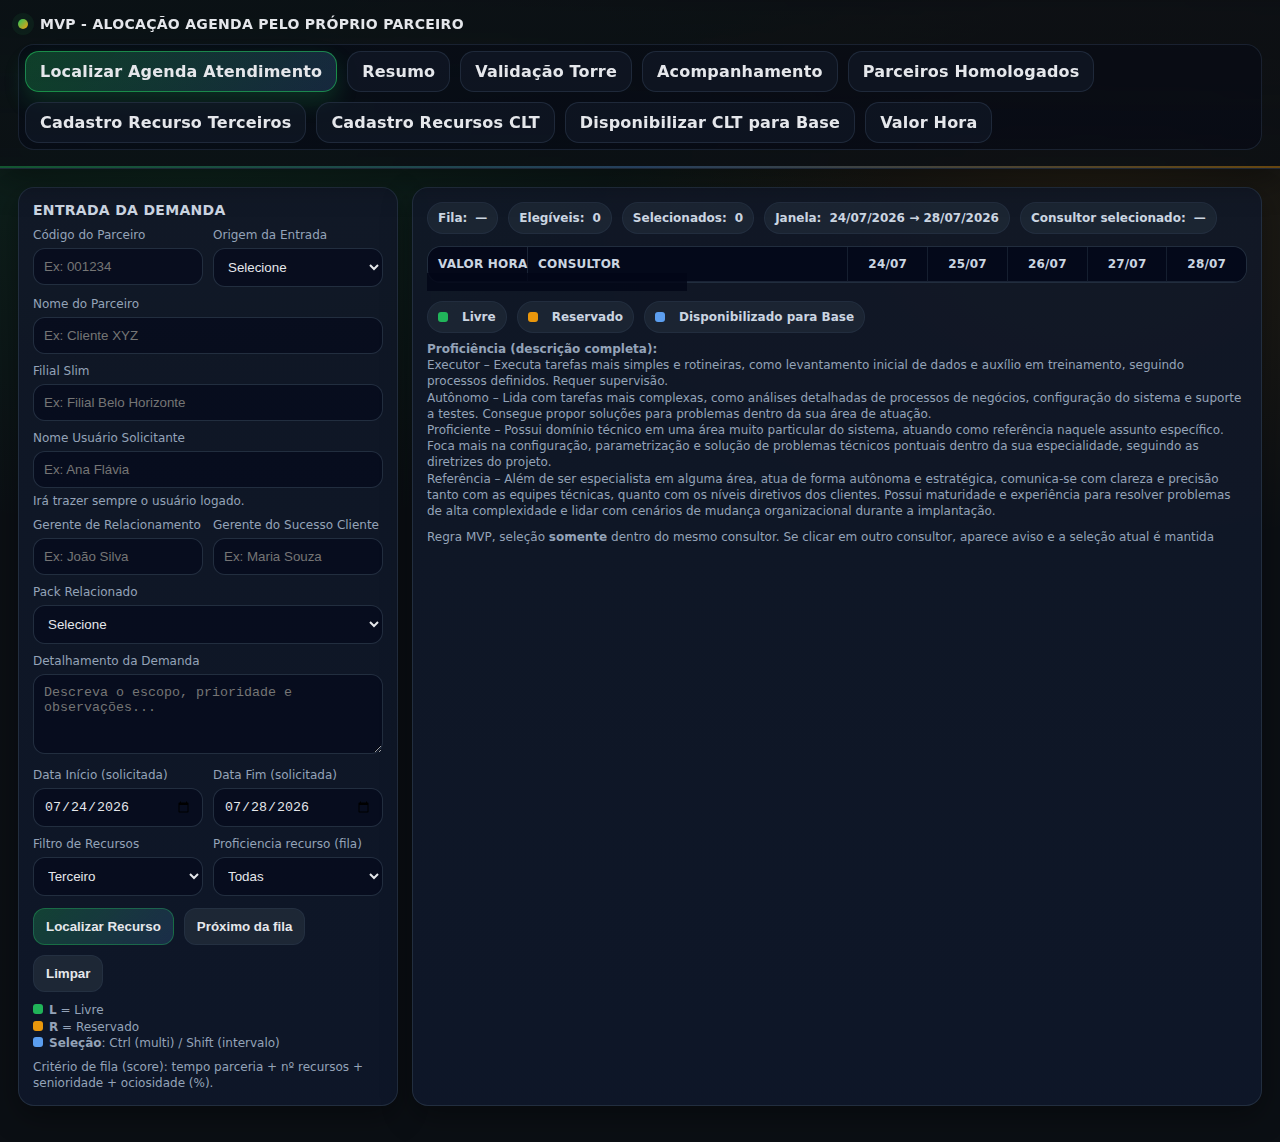
<file: MVP - Solicitação Agenda Recurso pelo Cliente  V_1.html>
﻿<!doctype html>
<html lang="pt-BR">
<head>
  <meta charset="utf-8" />
  <meta name="viewport" content="width=device-width,initial-scale=1" />
  <title>MVP - Alocação Agenda pelo Próprio Parceiro</title>
  <style>
    :root{
      --bg:#0b0f14;
      --panel:#111827;
      --panel2:#0f172a;
      --text:#e5e7eb;
      --muted:#94a3b8;
      --border:#263244;

      --green:#22c55e;
      --orange:#f59e0b;
      --red:#ef4444;
      --blue:#60a5fa;

      --chip:#1f2937;
      --shadow: 0 10px 30px rgba(0,0,0,.35);
      --radius:16px;
    }
    *{box-sizing:border-box}
    body{
      margin:0;
      font-family: ui-sans-serif, system-ui, -apple-system, Segoe UI, Roboto, Arial;
      background: radial-gradient(1200px 700px at 15% 10%, rgba(34,197,94,.12), transparent 60%),
                  radial-gradient(900px 600px at 85% 20%, rgba(245,158,11,.10), transparent 55%),
                  var(--bg);
      color:var(--text);
    }
    header{
      position:sticky; top:0;
      z-index:8;
      background:
        linear-gradient(180deg, rgba(11,15,20,.95), rgba(11,15,20,.80)),
        radial-gradient(120% 120% at 10% 0%, rgba(34,197,94,.18), transparent 60%),
        radial-gradient(120% 120% at 90% 0%, rgba(245,158,11,.16), transparent 60%);
      backdrop-filter: blur(14px);
      border-bottom:1px solid rgba(38,50,68,.75);
      box-shadow: 0 12px 30px rgba(0,0,0,.35);
    }
    header:after{
      content:"";
      display:block;
      height:2px;
      background: linear-gradient(90deg, rgba(34,197,94,.55), rgba(96,165,250,.45), rgba(245,158,11,.55));
      opacity:.7;
    }
    .wrap{max-width:1280px;margin:0 auto;padding:16px 18px}
    .topbar{
      display:flex;
      align-items:flex-start;
      justify-content:space-between;
      gap:12px;
      flex-wrap:wrap;
    }
    .brand{
      display:flex;
      align-items:center;
      gap:12px;
      font-weight:800;
      letter-spacing:.3px;
      text-transform:uppercase;
      font-size:14px;
    }
    .dot{
      width:10px;height:10px;border-radius:50%;
      background: linear-gradient(135deg, var(--green), var(--orange));
      box-shadow: 0 0 0 6px rgba(34,197,94,.08);
    }
    .tabs{
      display:flex;
      gap:10px;
      flex-wrap:wrap;
      align-items:center;
      padding:6px;
      border:1px solid rgba(38,50,68,.6);
      background: rgba(2,6,23,.35);
      border-radius:16px;
    }
    .tab{
      padding:10px 14px;
      border:1px solid rgba(38,50,68,.75);
      background: rgba(17,24,39,.7);
      color:var(--text);
      border-radius:14px;
      cursor:pointer;
      user-select:none;
      font-weight:700;
      letter-spacing:.2px;
      transition: transform .12s ease, box-shadow .12s ease, background .12s ease, border-color .12s ease;
    }
    .tab:hover{transform: translateY(-1px); box-shadow: 0 6px 18px rgba(0,0,0,.25)}
    .tab.active{
      background: linear-gradient(135deg, rgba(34,197,94,.28), rgba(96,165,250,.18));
      border-color: rgba(34,197,94,.6);
      box-shadow: 0 10px 22px rgba(34,197,94,.18);
    }

    main .wrap{padding-top:18px;padding-bottom:36px}

    .grid{display:grid;grid-template-columns: 380px 1fr;gap:14px}
    .card{
      background: linear-gradient(180deg, rgba(17,24,39,.92), rgba(15,23,42,.92));
      border:1px solid rgba(38,50,68,.85);
      border-radius: var(--radius);
      box-shadow: var(--shadow);
    }
    .card h2, .card h3{
      margin:0 0 10px 0;
      font-size:14px;
      letter-spacing:.3px;
      text-transform:uppercase;
      color:#cbd5e1;
    }
    .card .content{padding:14px}
    .row{display:flex;gap:10px}
    .row > *{flex:1}
    .inline-input{display:flex;gap:8px;align-items:center}
    .inline-input > input{flex:1}
    .inline-input > button{white-space:nowrap}

    label{display:block;font-size:12px;color:var(--muted);margin:0 0 6px 0}
    input, select, textarea{
      width:100%;
      padding:10px 10px;
      border-radius:12px;
      border:1px solid rgba(38,50,68,.9);
      background: rgba(2,6,23,.55);
      color:var(--text);
      outline:none;
    }
    textarea{min-height:80px;resize:vertical}
    input:focus, select:focus, textarea:focus{
      border-color: rgba(96,165,250,.65);
      box-shadow: 0 0 0 4px rgba(96,165,250,.12);
    }

    .actions{display:flex;gap:10px;flex-wrap:wrap;margin-top:12px}
    .actions.tight{gap:6px}
    .btn-sm{
      padding:6px 8px;
      border-radius:10px;
      font-weight:700;
      font-size:12px;
    }
    button{
      border:none;
      padding:10px 12px;
      border-radius:12px;
      background: rgba(31,41,55,.9);
      color:var(--text);
      cursor:pointer;
      font-weight:700;
      border:1px solid rgba(38,50,68,.85);
    }
    button.primary{
      background: linear-gradient(135deg, rgba(34,197,94,.25), rgba(96,165,250,.16));
      border-color: rgba(34,197,94,.35);
    }
    button.warn{
      background: linear-gradient(135deg, rgba(245,158,11,.25), rgba(239,68,68,.10));
      border-color: rgba(245,158,11,.35);
    }
    button.danger{
      background: rgba(239,68,68,.12);
      border-color: rgba(239,68,68,.35);
    }
    button:disabled{opacity:.45;cursor:not-allowed}

    .hint{margin-top:10px;font-size:12px;color:var(--muted);line-height:1.35}

    .toolbar{
      display:flex;gap:10px;flex-wrap:wrap;align-items:flex-end;
      margin-bottom:10px;
    }
    .chip{
      display:inline-flex;align-items:center;gap:8px;
      padding:8px 10px;border-radius:999px;
      background: rgba(31,41,55,.75);
      border:1px solid rgba(38,50,68,.7);
      color:#cbd5e1;
      font-size:12px;
      font-weight:700;
      white-space:nowrap;
    }
    .legend{display:flex;gap:10px;flex-wrap:wrap;margin:8px 0 0 0}
    .sw{display:inline-block;width:10px;height:10px;border-radius:3px;margin-right:6px}
    .sw.green{background:rgba(34,197,94,.9)}
    .sw.orange{background:rgba(245,158,11,.95)}
    .sw.sel{background:rgba(96,165,250,.95)}

    table{
      width:100%;
      border-collapse:separate;
      border-spacing:0;
      overflow:hidden;
      border-radius:14px;
      border:1px solid rgba(38,50,68,.85);
    }
    th, td{
      padding:10px 10px;
      border-bottom:1px solid rgba(38,50,68,.65);
      vertical-align:top;
      font-size:13px;
    }
    th{
      text-align:left;
      background: rgba(2,6,23,.45);
      color:#cbd5e1;
      font-size:12px;
      text-transform:uppercase;
      letter-spacing:.3px;
    }
    tr:last-child td{border-bottom:none}

    .meta{display:flex;flex-direction:column;gap:4px}
    .sub{font-size:12px;color:var(--muted)}
    .tag{
      display:inline-flex;align-items:center;
      padding:4px 8px;border-radius:999px;
      border:1px solid rgba(38,50,68,.7);
      background: rgba(15,23,42,.6);
      font-size:12px;color:#dbeafe;font-weight:700
    }

    .slots-wrap{overflow-x:auto}
    .slots{
      display:flex;
      gap:6px;
      width:max-content;
      padding-bottom:2px;
    }
    .slot{
      border-radius:12px;
      padding:6px 6px;
      border:1px solid rgba(38,50,68,.7);
      background: rgba(2,6,23,.35);
      user-select:none;
      cursor:pointer;
      text-align:center;
      font-weight:800;
      font-size:11px;
      line-height:1.1;
    }
    .slot .d{display:block;font-size:10px;color:#cbd5e1;font-weight:800}
    .slot .p{display:block;font-size:10px;color:var(--muted);font-weight:800;margin-top:2px}
    .slot.free{background: rgba(34,197,94,.18); border-color: rgba(34,197,94,.40)}
    .slot.reserved{background: rgba(245,158,11,.18); border-color: rgba(245,158,11,.45)}
    .slot.selected{outline: 3px solid rgba(96,165,250,.65); background: rgba(96,165,250,.16); border-color: rgba(96,165,250,.55)}
    .slot.disabled{opacity:.35; cursor:not-allowed}

    .modal-backdrop{
      position:fixed; inset:0;
      background: rgba(11,15,20,.75);
      display:none;
      align-items:center;
      justify-content:center;
      padding:18px;
      z-index:50;
    }
    .modal{
      width:min(920px, 100%);
      border-radius:18px;
      border:1px solid rgba(38,50,68,.9);
      background: linear-gradient(180deg, rgba(17,24,39,.96), rgba(15,23,42,.96));
      box-shadow: 0 24px 70px rgba(0,0,0,.5);
      overflow:hidden;
      max-height:90vh;
      display:flex;
      flex-direction:column;
    }
    .modal .hd{
      padding:14px 14px;
      border-bottom:1px solid rgba(38,50,68,.7);
      display:flex;align-items:center;justify-content:space-between;gap:10px;
      background: rgba(2,6,23,.45);
    }
    .modal .hd strong{letter-spacing:.2px}
    .modal .bd{padding:14px; overflow:auto}
    .modal .ft{
      padding:14px;
      border-top:1px solid rgba(38,50,68,.7);
      display:flex;gap:10px;justify-content:flex-end;flex-wrap:wrap;
      background: rgba(2,6,23,.35);
    }
    .kpi{display:flex;gap:10px;flex-wrap:wrap;margin-top:10px}
    .kpi .chip{font-weight:800}
    .muted{color:var(--muted)}
    .small{font-size:12px}
    .hidden{display:none !important}
    .split{display:grid;grid-template-columns: 1fr 1fr; gap:12px}

    /* TOAST */
    .toast{
      position:fixed;
      right:18px;
      bottom:18px;
      width:min(420px, calc(100% - 36px));
      padding:12px 12px;
      border-radius:14px;
      border:1px solid rgba(38,50,68,.9);
      background: linear-gradient(180deg, rgba(17,24,39,.92), rgba(15,23,42,.92));
      box-shadow: 0 18px 55px rgba(0,0,0,.5);
      z-index:60;
      display:none;
    }
    .toast .ttl{font-weight:900;letter-spacing:.2px}
    .toast .msg{margin-top:4px;color:#cbd5e1;font-size:13px;line-height:1.3}
    .toast.warn{border-color: rgba(245,158,11,.55)}
    .toast.info{border-color: rgba(96,165,250,.55)}
    .toast .bar{
      height:3px;border-radius:999px;margin-top:10px;
      background: rgba(96,165,250,.55);
      width:100%;
      transform-origin:left;
      transform: scaleX(1);
    }
    .warn-text{color:var(--orange); font-weight:700}
    .tag-origem{
      display:inline-flex;
      align-items:center;
      gap:6px;
      padding:2px 8px;
      border-radius:999px;
      background: rgba(239,68,68,.15);
      border:1px solid rgba(239,68,68,.45);
      color:#fecaca;
      font-weight:900;
      text-transform:uppercase;
      letter-spacing:.4px;
      font-size:10px;
      margin-left:6px;
    }

    @media (max-width: 980px){
      .grid{grid-template-columns: 1fr}
      .split{grid-template-columns: 1fr}
    }
      /* ===== Agenda (modelo MPV) – visual padrão (print) ===== */
      .agendaWrap{
        --left-col:260px;
        overflow-x:auto;
        overflow-y:hidden;
        max-width:100%;
        position:relative;
        padding-bottom:8px;
      }
      .scroll-mask{
        position:absolute;
        left:0;
        bottom:0;
        width:var(--left-col);
        height:18px;
        background: rgba(2,6,23,.82);
        pointer-events:none;
        z-index:5;
      }

    /* grade com linhas sutis, como no padrão do MPV */
    #agendaTable{
        background: rgba(2,6,23,.25);
        width:max-content;
        min-width:100%;
      }
    #agendaTable th, #agendaTable td{
        white-space:nowrap;
        text-align:center;
        border-right:1px solid rgba(38,50,68,.55);
      }
    #agendaTable tr > *:last-child{border-right:none}

    #agendaTable thead th{
        position:sticky; top:0; z-index:3;
        background: rgba(2,6,23,.72);
        font-weight:900;
        letter-spacing:.2px;
      }
    #agendaTable th:first-child, #agendaTable td:first-child{
      position:sticky; left:0; z-index:4;
      background: rgba(2,6,23,.82);
      text-align:left;
      min-width:100px;
      width:100px;
      max-width:100px;
      border-right:1px solid rgba(38,50,68,.7);
    }
    #agendaTable th:nth-child(2), #agendaTable td:nth-child(2){
      text-align:left;
    }

    .agCell{
      display:grid;
      gap:6px;
      min-width:90px;
      padding:2px 0;
    }

    /* chips em formato “pílula” (Manhã/Tarde + L/R) */
    .aChip{
      padding:6px 10px;
      border-radius:999px;
      font-weight:900;
      font-size:11px;
      border:1px solid rgba(38,50,68,.75);
      user-select:none;
      display:flex;
      justify-content:center;
      gap:8px;
      align-items:center;
      background: rgba(2,6,23,.35);
      box-shadow: inset 0 0 0 1px rgba(255,255,255,.03);
    }
    .aChip span{display:inline-block}
    .aChip small{font-weight:1000; opacity:.95; font-size:10px}

    .aChip.L{
      background: rgba(34,197,94,.22);
      border-color: rgba(34,197,94,.65);
      cursor:pointer;
    }
    .aChip.L:hover{filter:brightness(1.07)}

    .aChip.R{
      background: rgba(245,158,11,.22);
      border-color: rgba(245,158,11,.70);
      cursor:not-allowed;
      opacity:.92;
    }
    .aChip.DB{
      background: rgba(14,165,233,.22);
      border-color: rgba(14,165,233,.85);
      cursor:pointer;
      opacity:.95;
    }
    .aChip.DB:hover{filter:brightness(1.07)}

    .aChip.sel{
      outline: 3px solid rgba(96,165,250,.65);
      border-color: rgba(96,165,250,.62);
      background: rgba(96,165,250,.16);
    }
    .multiBar{
      position:sticky;
      top:0;
      z-index:6;
      margin-top:10px;
      padding:10px 12px;
      border:1px solid rgba(38,50,68,.85);
      background: rgba(17,24,39,.92);
      backdrop-filter: blur(10px);
      border-radius:14px;
      display:none;
      align-items:center;
      justify-content:space-between;
      gap:10px;
    }
    .multiBar.show{display:flex}
    .multiBar .left{display:flex; gap:10px; align-items:center; flex-wrap:wrap}

/* ===== Modal MPV (Reservar agenda) ===== */
.modalBack{position:fixed;inset:0;background:rgba(11,15,20,.75);display:none;align-items:center;justify-content:center;z-index:9999;padding:16px}
.modalBack.show{display:flex}
.modalBack .modal{
  width:min(820px,96vw);
  background: linear-gradient(180deg, rgba(17,24,39,.96), rgba(15,23,42,.96));
  border:1px solid rgba(38,50,68,.9);
  border-radius:14px;
  box-shadow:0 22px 70px rgba(0,0,0,.45);
  overflow:hidden;
  color:var(--text);
}
.modalBack .head{display:flex;align-items:center;justify-content:space-between;padding:14px 16px;border-bottom:1px solid rgba(38,50,68,.7);background: rgba(2,6,23,.45)}
.modalBack .body{padding:14px 16px}
.modalBack .foot{display:flex;justify-content:flex-end;gap:10px;padding:12px 16px;border-top:1px solid rgba(38,50,68,.7);background: rgba(2,6,23,.35)}
.modalBack .row{display:flex;gap:14px;align-items:flex-start}
.modalBack label{display:block;margin-top:10px;margin-bottom:6px;font-weight:700}
.modalBack select,.modalBack textarea{
  width:100%;
  background: rgba(2,6,23,.55);
  color:var(--text);
  border:1px solid rgba(38,50,68,.9);
  border-radius:12px;
  padding:10px 10px;
}
.modalBack .btnRow{display:flex;gap:10px;margin-top:12px}
    .modalBack .rowItem{display:flex;justify-content:space-between;gap:10px;padding:8px 10px;border:1px solid rgba(0,0,0,.08);border-radius:10px;margin-top:6px}
    .swap-option{
      display:flex;
      flex-direction:column;
      gap:4px;
      padding:8px 10px;
      border:1px solid rgba(38,50,68,.7);
      border-radius:12px;
      background: rgba(2,6,23,.35);
      cursor:pointer;
    }
    .swap-option:hover{filter:brightness(1.06)}
    .swap-option .t1{font-weight:800}
    .swap-option .t2{font-size:12px;color:var(--muted)}
    .swap-option .pill{
      display:inline-flex;align-items:center;gap:6px;
      padding:2px 6px;border-radius:999px;
      border:1px solid rgba(38,50,68,.7);
      background: rgba(15,23,42,.6);
      font-size:11px;font-weight:700;color:#dbeafe;
    }
    .swap-bd h3{margin:0 0 8px 0}
    .swap-col{
      border:1px solid rgba(38,50,68,.7);
      border-radius:14px;
      padding:12px;
      background: rgba(2,6,23,.25);
    }
    .swap-split{gap:14px}
    .swap-options{display:grid;gap:8px}
.terceiros-list{display:grid;gap:12px;margin-top:10px}
.terceiro-card{border:1px solid rgba(38,50,68,.7);border-radius:14px;padding:12px;background: rgba(2,6,23,.35)}
.terceiro-top{display:flex;align-items:flex-start;justify-content:space-between;gap:10px;flex-wrap:wrap}
.terceiro-name{font-weight:800}
.terceiro-sub{color:var(--muted);font-size:12px}
.terceiro-meta{display:flex;flex-wrap:wrap;gap:8px;margin-top:8px}
.meta-pill{padding:6px 8px;border-radius:10px;background: rgba(30,41,59,.6);border:1px solid rgba(38,50,68,.7);font-size:11px}
.pack-list{display:flex;flex-wrap:wrap;gap:6px;margin-top:8px}
.pack-pill{padding:6px 8px;border-radius:10px;background: rgba(15,23,42,.7);border:1px solid rgba(38,50,68,.75);font-size:11px}
.pack-pill b{font-weight:800}
.terceiro-actions{display:flex;gap:8px;flex-wrap:wrap}
.terceiro-grid{display:grid;grid-template-columns: 320px 1fr;gap:14px;margin-top:10px}
.terceiro-pane{border:1px solid rgba(38,50,68,.7);border-radius:16px;padding:14px;background:
  radial-gradient(120% 140% at 10% 0%, rgba(34,197,94,.08), transparent 60%),
  rgba(2,6,23,.35)}
.terceiro-kicker{font-size:11px;text-transform:uppercase;letter-spacing:.3px;color:#cbd5e1;margin-bottom:6px}
.terceiro-pack-select{width:100%;min-height:220px}
.terceiro-selected{display:grid;gap:8px;margin-top:10px}
.terceiro-selected .rowItem{
  display:grid;
  grid-template-columns: 1fr 180px 90px;
  gap:10px;
  align-items:center;
  padding:8px 10px;
  border:1px solid rgba(38,50,68,.8);
  border-radius:12px;
  background: rgba(15,23,42,.55);
}
.terceiro-selected .rowItem button{justify-self:end}
.terceiro-help{font-size:12px;color:var(--muted);margin-top:8px}
.terceiro-flow{display:grid;grid-template-columns: 1fr;gap:10px}
.terceiro-badge{display:inline-flex;gap:6px;align-items:center;padding:4px 8px;border-radius:999px;background: rgba(96,165,250,.16);border:1px solid rgba(96,165,250,.35);font-size:11px;color:#dbeafe}
.terceiro-packs-toolbar{display:flex;gap:8px;align-items:center;flex-wrap:wrap;margin:8px 0 6px}
.terceiro-packs-toolbar input{flex:1;min-width:180px}
.terceiro-selected .rowItem > div:first-child{max-width:none}
@media (max-width: 900px){
  .terceiro-grid{grid-template-columns:1fr}
  .terceiro-selected .rowItem{grid-template-columns: 1fr}
  .terceiro-selected .rowItem button{justify-self:start}
}
.modalidadeRow{display:flex;gap:10px;flex-wrap:wrap;margin-top:6px}
.modalidadeOption{display:flex;gap:8px;align-items:center;border:1px solid rgba(0,0,0,.12);border-radius:12px;padding:8px 10px;cursor:pointer}
.modalidadeOption input{margin:0}

.valorHoraCell{
  background: linear-gradient(180deg, rgba(34,197,94,.12), rgba(15,23,42,.3));
  border-right:1px solid rgba(38,50,68,.6);
  width:100px;
  min-width:100px;
  max-width:100px;
  text-align:left;
  vertical-align:top;
  overflow:hidden;
}
.vh-wrap{
  display:flex;
  flex-direction:column;
  gap:3px;
  padding:6px 6px;
  border-radius:12px;
  background: rgba(2,6,23,.35);
  border:1px solid rgba(38,50,68,.6);
  align-items:flex-start;
  width:100%;
  max-width:100%;
}
.vh-label{
  font-size:10px;
  color:var(--muted);
  text-transform:uppercase;
  letter-spacing:.3px;
  white-space:nowrap;
  overflow:hidden;
  text-overflow:ellipsis;
}
.vh-value{
  font-weight:900;
  font-size:12px;
  color:#d1fae5;
  white-space:nowrap;
  overflow:hidden;
  text-overflow:ellipsis;
}
.consultorCell{
  text-align:left;
  vertical-align:top;
}

</style>
</head>
<body>
<header>
  <div class="wrap">
    <div class="topbar">
      <div class="brand"><span class="dot"></span> MVP - Alocação Agenda pelo Próprio Parceiro</div>
      <div class="tabs">
        <div class="tab active" data-tab="alocacao">Localizar Agenda Atendimento</div>
        <div class="tab" data-tab="resumo">Resumo</div>
        <div class="tab" data-tab="validacao">Validação Torre</div>
        <div class="tab" data-tab="acompanhamento">Acompanhamento</div>
        <div class="tab" data-tab="gestao">Parceiros Homologados</div>
        <div class="tab" data-tab="terceiros">Cadastro Recurso Terceiros</div>
        <div class="tab" data-tab="clt">Cadastro Recursos CLT</div>
        <div class="tab" data-tab="clt-disponibilizar">Disponibilizar CLT para Base</div>
        <div class="tab" data-tab="valor-hora">Valor Hora</div>
      </div>
    </div>
  </div>
</header>

<main>
  <div class="wrap">

    <section id="tab-alocacao">
      <div class="grid">

        <div class="card">
          <div class="content">
            <h2>Entrada da Demanda</h2>

            <div class="row">
              <div>
                <label>Código do Parceiro</label>
                <input id="inCodCliente" placeholder="Ex: 001234" />
              </div>
              <div>
                <label>Origem da Entrada</label>
                <select id="inOrigem">
                  <option value="">Selecione</option>
                  <option>Fila Unidade - OS</option>
                  <option>Contato Direto</option>
                  <option>Gestor / Torre</option>
                  <option>Comercial</option>
                  <option>CS / Suporte</option>
                  <option>Outro</option>
                </select>
              </div>
            </div>

            <div class="row hidden" id="osRow" style="margin-top:10px">
              <div>
                <label>Número da OS</label>
                <input id="inOS" inputmode="numeric" pattern="\\d*" placeholder="Ex: 12345" />
              </div>
            </div>

            <div style="margin-top:10px">
              <label>Nome do Parceiro</label>
              <input id="inNomeCliente" placeholder="Ex: Cliente XYZ" />
            </div>

            <div style="margin-top:10px">
              <label>Filial Slim</label>
              <input id="inFilial" placeholder="Ex: Filial Belo Horizonte" />
            </div>

            <div style="margin-top:10px">
                <label>Nome Usuário Solicitante</label>
              <input id="inAnalista" placeholder="Ex: Ana Flávia" />
              <div class="small muted" style="margin-top:6px">Irá trazer sempre o usuário logado.</div>
            </div>

            <div class="row" style="margin-top:10px">
              <div>
                <label>Gerente de Relacionamento</label>
                <input id="inGerRel" placeholder="Ex: João Silva" />
              </div>
              <div>
                <label>Gerente do Sucesso Cliente</label>
                <input id="inGerCS" placeholder="Ex: Maria Souza" />
              </div>
            </div>

            <div style="margin-top:10px">
              <label>Pack Relacionado</label>
              <select id="inPack">
                <option value="">Selecione</option>
                <option>5353 Análise de Crédito - Pack 4</option>
                <option>5324 Atacado / Distribuidor - Pack 1</option>
                <option>5325 Atacado / Distribuidor - Pack 2 / MDFe</option>
                <option>5309 Caixas e Bancos - Pack 1</option>
                <option>5337 Cálculo de Frete - Pack 1</option>
                <option>5356 Central de Certificação</option>
                <option>5283 Compras - Pack 1</option>
                <option>5285 Compras - Pack 3 / MD-e/DF-e</option>
                <option>5729 Compras - Pack 5 / Gestão de Verbas</option>
                <option>5354 Conciliação Bancária Automática OFX - Pack 2.1</option>
                <option>5310 Conciliação Cartões de Crédito/Débito - Pack 2</option>
                <option>5377 Contabilidade</option>
                <option>5376 Contabilização</option>
                <option>5378 Controle Patrimonial - Pack 4</option>
                <option>5284 Cotação - Pack 2</option>
                <option>5388 Dashboard (Editor de Dashboard) - Pack 4</option>
                <option>5292 Estocagem - Pack 1</option>
                <option>5316 Fiscal - Pack 1 / Livro e SPED Fiscal</option>
                <option>5317 Fiscal - Pack 2 / SPED Contribuições</option>
                <option>5318 Fiscal - Pack 3 / EFD Reinf</option>
                <option>5381 Folha - Pack 2 (Pessoal +)</option>
                <option>5382 Folha - Pack 3 (Gestão Pessoas +)</option>
                <option>5383 Folha - Pack 4 (Pessoas + App)</option>
                <option>5540 Folha - Pack 8</option>
              </select>
            </div>

            <div style="margin-top:10px">
              <label>Detalhamento da Demanda</label>
              <textarea id="inDetalhe" placeholder="Descreva o escopo, prioridade e observações..."></textarea>
            </div>

            <div class="row" style="margin-top:10px">
              <div>
                <label>Data Início (solicitada)</label>
                <input id="inDtIni" type="date" />
              </div>
              <div>
                <label>Data Fim (solicitada)</label>
                <input id="inDtFim" type="date" />
              </div>
            </div>

            <div class="row" style="margin-top:10px">
              <div>
                <label>Filtro de Recursos</label>
                <select id="inFiltroTipo">
                  <option value="TERCEIRO">Terceiro</option>
                  <option value="TERCEIRO_CLT">Terceiro + CLT</option>
                </select>
              </div>
              <div>
                <label>Proficiencia recurso (fila)</label>
                <select id="inFiltroSenioridade">
                  <option value="ALL">Todas</option>
                  <option value="Executor">Executor</option>
                  <option value="Autônomo">Autônomo</option>
                  <option value="Proficiente">Proficiente</option>
                  <option value="Referencia">Referencia</option>
                </select>
              </div>
            </div>

            <div class="actions">
              <button class="primary" id="btnGerarFila">Localizar Recurso</button>
              <button id="btnProximoFila">Próximo da fila</button>
              <button id="btnLimpar">Limpar</button>
            </div>

            <div id="priorityHint" class="hint" style="display:none; color:#f59e0b; font-weight:800">
              Existem recursos com prioridade (CLT DB ou Terceiro Presencial) para esta janela.
            </div>

            <div class="hint">
              <div><span class="sw green"></span><b>L</b> = Livre</div>
              <div><span class="sw orange"></span><b>R</b> = Reservado</div>
              <div><span class="sw sel"></span><b>Seleção</b>: Ctrl (multi) / Shift (intervalo)</div>
              <div class="muted" style="margin-top:8px">
                Critério de fila (score): tempo parceria + nº recursos + senioridade + ociosidade (%).
              </div>
            </div>
          </div>
        </div>

        <div class="card">
          <div class="content">
            <div class="toolbar">
              <div class="chip">Fila: <span id="kFila">0</span></div>
              <div class="chip">Elegíveis: <span id="pillCount">0</span></div>
              <div class="chip">Selecionados: <span id="kSel">0</span></div>
              <div class="chip">Janela: <span id="kJanela">—</span></div>
              <div class="chip">Consultor selecionado: <span id="kCons">—</span></div>
            </div>

              <div class="multiBar" id="multiBar">
                <div class="left">
                  <button class="warn btn-sm" id="btnReservar" disabled>Reservar agendas selecionadas</button>
                  <span class="chip">Multi seleção: <span id="multiCount">0</span></span>
                  <span class="muted small" id="multiHint">Ctrl (multi) / Shift (intervalo) • mesma pessoa</span>
                </div>
                <div class="actions tight" style="margin:0">
                  <button class="btn-sm" id="btnLimparSel" disabled>Limpar</button>
                </div>
              </div>

            <div class="agendaWrap" style="margin-top:12px">
              <div class="scroll-mask"></div>
              <table id="agendaTable">
                  <thead>
                    <tr id="theadRow">
                      <th style="min-width:240px">Consultor</th>
                    </tr>
                  </thead>
                <tbody id="tbody"></tbody>
              </table>
            </div>

            <div class="legend" style="margin-top:10px">
              <div class="chip"><span class="sw green"></span>Livre</div>
              <div class="chip"><span class="sw orange"></span>Reservado</div>
              <div class="chip"><span class="sw sel"></span>Disponibilizado para Base</div>
            </div>
            <div class="hint" style="margin-top:8px">
              <div><b>Proficiência (descrição completa):</b></div>
              <div class="small muted">Executor – Executa tarefas mais simples e rotineiras, como levantamento inicial de dados e auxílio em treinamento, seguindo processos definidos. Requer supervisão.</div>
              <div class="small muted">Autônomo – Lida com tarefas mais complexas, como análises detalhadas de processos de negócios, configuração do sistema e suporte a testes. Consegue propor soluções para problemas dentro da sua área de atuação.</div>
              <div class="small muted">Proficiente – Possui domínio técnico em uma área muito particular do sistema, atuando como referência naquele assunto específico. Foca mais na configuração, parametrização e solução de problemas técnicos pontuais dentro da sua especialidade, seguindo as diretrizes do projeto.</div>
              <div class="small muted">Referência – Além de ser especialista em alguma área, atua de forma autônoma e estratégica, comunica-se com clareza e precisão tanto com as equipes técnicas, quanto com os níveis diretivos dos clientes. Possui maturidade e experiência para resolver problemas de alta complexidade e lidar com cenários de mudança organizacional durante a implantação.</div>
            </div>

            <div class="hint">
              Regra MVP, seleção <b>somente</b> dentro do mesmo consultor. Se clicar em outro consultor, aparece aviso e a seleção atual é mantida
            </div>
          </div>
        </div>

      </div>
    </section>

    <section id="tab-gestao" class="hidden">
      <div class="grid" style="grid-template-columns: 420px 1fr; margin-top:14px;">
        <div class="card">
          <div class="content">
            <h2>Cadastro – Parceiros Homologados (Prestadores)</h2>

            <div class="row">
              <div>
                <label>Código do Parceiro</label>
                <input id="hCodigo" placeholder="Ex: 90001" />
              </div>
              <div>
                <label>Nome do Parceiro</label>
                <input id="hNome" placeholder="Ex: Parceiro Alpha" />
              </div>
            </div>

            <div class="row" style="margin-top:10px">
              <div>
                <label>Gerente de Relacionamento</label>
                <input id="hGerRel" placeholder="Ex: João Silva" />
              </div>
              <div>
                <label>Gerente do Sucesso Cliente</label>
                <input id="hGerCS" placeholder="Ex: Maria Souza" />
              </div>
            </div>

            <div class="row" style="margin-top:10px">
              <div>
                <label>Nº de Recursos</label>
                <input id="hRecursos" type="number" min="0" value="5" />
              </div>
              <div>
                <label>Tempo de Parceria (meses)</label>
                <input id="hTempo" type="number" min="0" value="12" />
              </div>
            </div>

            <div style="margin-top:10px">
              <label>Data de início da parceria</label>
              <input id="hInicio" type="date" />
            </div>

            <div class="actions">
              <button class="primary" id="btnAddHomologado">Adicionar Parceiro</button>
              <button id="btnResetHomologados">Restaurar padrão</button>
            </div>
            <div class="hint" id="homologadoHint" style="display:none">
              Parceiro já cadastrado. Revise os dados e clique em <b>Salvar alterações</b>.
            </div>

            <div class="hint">
              O cadastro de homologados influencia o score da fila.
            </div>
          </div>
        </div>

        <div class="card">
          <div class="content">
            <h2>Parceiros homologados</h2>
            <div class="toolbar">
              <div class="chip">Ordem gerada: <span id="kOrdem">0</span></div>
              <button id="btnEditHomologados">Alterar Número recursos/Tempo/Data Início Parceria</button>
              <button class="primary" id="btnSaveHomologados" style="display:none">Salvar alterações</button>
            </div>
            <div class="actions" style="margin-top:10px">
              <button id="btnParamsOrdem">Cadastrar parâmetros da ordem</button>
              <button class="primary" id="btnGerarOrdem">Gerar Ordem da Fila</button>
            </div>
            <div style="overflow:auto">
              <table>
                <thead>
    <tr>
      <th>Ordem</th>
      <th>Código</th>
      <th>Parceiro</th>
      <th>Nº Recursos</th>
      <th>Tempo (meses)</th>
      <th>Início parceria</th>
      <th>Ger. Relacionamento</th>
      <th>Ger. Sucesso Cliente</th>
      <th style="width:120px">Ações</th>
    </tr>
                </thead>
                <tbody id="tbodyHomologados"></tbody>
              </table>
            </div>
          </div>
        </div>
      </div>

      <div class="grid" style="grid-template-columns: 420px 1fr;">
        <div class="card">
          <div class="content">
            <h2>Cadastro de Parceiros</h2>

            <div class="row">
              <div>
                <label>Código do Cliente</label>
                <input id="cCodigo" placeholder="Ex: 70784" />
              </div>
              <div>
                <label>Nome do Cliente</label>
                <input id="cNome" placeholder="Ex: DON LUCHESI & CO." />
              </div>
            </div>

            <div style="margin-top:10px">
              <label>Nome da Filial Slim</label>
              <input id="cFilial" placeholder="Ex: Filial Belo Horizonte" />
            </div>

            <div style="margin-top:10px">
              <label>Nome Analista Cliente</label>
              <input id="cAnalista" placeholder="Ex: Maria Silva" />
            </div>

            <div class="actions">
              <button class="primary" id="btnAddCliente">Adicionar Cliente</button>
              <button class="danger" id="btnClearLocal">Limpar dados locais</button>
            </div>
            <div class="hint">
              Este botão é apenas para MVP e não estará disponível em produção.
            </div>

            <div class="hint">
              Cadastro de clientes não influencia o score da fila.
            </div>
          </div>
        </div>

        <div class="card">
          <div class="content">
            <h2>Parceiros cadastrados</h2>
            <div style="overflow:auto">
              <table>
                <thead>
                  <tr>
                    <th>Código</th>
                    <th>Cliente</th>
                    <th>Filial Slim</th>
                    <th>Analista</th>
                  </tr>
                </thead>
                <tbody id="tbodyClientes"></tbody>
              </table>
            </div>
          </div>
        </div>
      </div>
    </section>

    <section id="tab-terceiros" class="hidden">
      <div class="grid" style="grid-template-columns: 420px 1fr; margin-top:14px;">
        <div class="card">
          <div class="content">
            <h2>Cadastro – Recurso Terceiros</h2>

            <div class="row">
              <div>
                <label>Empresa/Parceiro</label>
                <input id="tEmpresa" placeholder="Ex: Parceiro Alpha" />
              </div>
              <div>
                <label>Código do Parceiro</label>
                <input id="tCodigo" placeholder="Ex: 90001" />
              </div>
            </div>

            <div class="row" style="margin-top:10px">
              <div>
                <label>Nome do Recurso</label>
                <input id="tNome" placeholder="Ex: Joana Silva" />
              </div>
              <div>
                <label>Função</label>
                <input id="tFuncao" placeholder="Ex: Analista Base" />
              </div>
            </div>

            <div class="row" style="margin-top:10px">
              <div>
                <label>Senioridade</label>
                <select id="tSenioridade">
                  <option value="">Selecione</option>
                  <option>Junior</option>
                  <option>Pleno</option>
                  <option>Senior</option>
                  <option>Especialista</option>
                </select>
              </div>
              <div>
                <label>Modalidade</label>
                <select id="tModalidade">
                  <option value="">Selecione</option>
                  <option>PJ</option>
                  <option>CLT</option>
                  <option>Alocação por projeto</option>
                  <option>Banco de horas</option>
                </select>
              </div>
            </div>

            <div class="row" style="margin-top:10px">
              <div>
                <label>E-mail</label>
                <input id="tEmail" type="email" placeholder="Ex: joana@parceiro.com" />
              </div>
              <div>
                <label>Telefone</label>
                <input id="tTelefone" placeholder="Ex: (11) 98888-7777" />
              </div>
            </div>

            <div class="row" style="margin-top:10px">
              <div>
                <label>Disponível a partir</label>
                <input id="tDisponivel" type="date" />
              </div>
              <div>
                <label>Carga semanal (h)</label>
                <input id="tCarga" type="number" min="0" value="40" />
              </div>
            </div>

            <div class="row" style="margin-top:10px">
              <div>
                <label>Presencial</label>
                <label class="chip" style="display:inline-flex;align-items:center;gap:6px;cursor:pointer">
                  <input id="tPresencial" type="checkbox" style="margin:0" />
                  <span>Recurso presencial</span>
                </label>
              </div>
              <div class="hidden" id="tFilialRow">
                <label>Filial SLIM</label>
                <select id="tFilialSlim">
                  <option value="">Selecione</option>
                  <option>Filial Belo Horizonte</option>
                  <option>Filial Espirito Santo</option>
                  <option>Filial Brasil Central</option>
                  <option>Filial Porto Alegre</option>
                  <option>Filial Campinas</option>
                  <option>Filial São Paulo</option>
                  <option>Filial Triangulo Mineiro/Virtual</option>
                </select>
              </div>
            </div>

            <div style="margin-top:10px">
              <label>Observações</label>
              <textarea id="tObs" placeholder="Ex: certificações, restrições, etc."></textarea>
            </div>

            <div class="actions">
              <button class="primary" id="btnAddTerceiro">Adicionar Recurso</button>
              <button id="btnResetTerceiro">Limpar</button>
            </div>
            <div class="hint">
              Cadastro de recursos terceiros para composição da demanda.
            </div>
          </div>
        </div>

        <div class="card">
          <div class="content">
            <h2>Recursos cadastrados</h2>
            <div class="toolbar">
              <div class="chip">Total: <span id="terceirosCount">0</span></div>
            </div>
            <div id="terceirosList" class="terceiros-list"></div>
          </div>
        </div>
      </div>
    </section>


    <section id="tab-clt" class="hidden">
      <div class="grid" style="grid-template-columns: 420px 1fr; margin-top:14px;">
        <div class="card">
          <div class="content">
            <h2>Cadastro – Recursos CLT</h2>

            <div class="row">
              <div>
                <label>Nome do Recurso</label>
                <input id="cltNome" placeholder="Ex: João Pereira" />
              </div>
              <div>
                <label>Cargo</label>
                <input id="cltCargo" placeholder="Ex: Analista Base" />
              </div>
            </div>

            <div class="row" style="margin-top:10px">
              <div>
                <label>Senioridade</label>
                <select id="cltSenioridade">
                  <option value="">Selecione</option>
                  <option>Junior</option>
                  <option>Pleno</option>
                  <option>Senior</option>
                  <option>Especialista</option>
                </select>
              </div>
              <div>
                <label>Gestor</label>
                <input id="cltGestor" placeholder="Ex: Carla Souza" />
              </div>
            </div>

            <div class="row" style="margin-top:10px">
              <div>
                <label>E-mail</label>
                <input id="cltEmail" type="email" placeholder="Ex: joao@empresa.com" />
              </div>
              <div>
                <label>Telefone</label>
                <input id="cltTelefone" placeholder="Ex: (11) 98888-7777" />
              </div>
            </div>

            <div class="row" style="margin-top:10px">
              <div>
                <label>Disponível a partir</label>
                <input id="cltDisponivel" type="date" />
              </div>
            </div>

            <div style="margin-top:10px">
              <label>Observações</label>
              <textarea id="cltObs" placeholder="Ex: certificações, restrições, etc."></textarea>
            </div>

            <div class="actions">
              <button class="primary" id="btnAddClt">Adicionar Recurso</button>
              <button id="btnResetClt">Limpar</button>
            </div>
            <div class="hint">
              Cadastro de recursos CLT para composição da demanda.
            </div>
          </div>
        </div>

        <div class="card">
          <div class="content">
            <h2>Recursos CLT cadastrados</h2>
            <div class="toolbar">
              <div class="chip">Total: <span id="cltCount">0</span></div>
            </div>
            <div id="cltList" class="terceiros-list"></div>
          </div>
        </div>
      </div>
    </section>

    <section id="tab-clt-disponibilizar" class="hidden">
      <div class="grid" style="grid-template-columns: 420px 1fr; margin-top:14px;">
        <div class="card">
          <div class="content">
            <h2>Disponibilizar Recursos CLT para Base</h2>

            <div class="row">
              <div>
                <label>Buscar recurso CLT</label>
                <input id="cltBuscaNome" placeholder="Nome do recurso" />
              </div>
            </div>

            <div class="row" style="margin-top:10px">
              <div>
                <label>Data inicial</label>
                <input id="cltDtIni" type="date" />
              </div>
              <div>
                <label>Data final</label>
                <input id="cltDtFim" type="date" />
              </div>
            </div>

            <div class="actions">
              <button class="primary" id="btnCltBuscar">Buscar agenda</button>
              <button id="btnCltLimpar">Limpar</button>
            </div>

            <div class="hint">
              Selecione o recurso CLT e reserve a agenda (multi-seleção com Ctrl/Shift).
            </div>
          </div>
        </div>

        <div class="card">
          <div class="content">
            <h2>Agenda CLT</h2>
            <div class="toolbar">
              <div class="chip">Janela: <span id="cltKJanela">—</span></div>
              <div class="chip">Selecionado: <span id="cltKCons">—</span></div>
              <div class="chip">Seleção: <span id="cltSelCount">0</span></div>
              <div class="chip">DB Selecionados: <span id="cltLbCount">0</span></div>
              <div class="chip">Recursos: <span id="cltPillCount">0</span></div>
            </div>
            <div class="actions" style="margin-top:8px">
              <button class="warn btn-sm" id="btnReservarClt" disabled>Disponibilizar agendas selecionadas</button>
              <button class="btn-sm" id="btnLimparSelClt" disabled>Limpar</button>
              <button class="danger btn-sm" id="btnRemoveLbClt" disabled>Remover DB selecionados</button>
              <button class="btn-sm" id="btnClearLbClt" disabled>Limpar DB</button>
            </div>

            <div class="agendaWrap" style="margin-top:12px">
              <div class="scroll-mask"></div>
              <table id="agendaTableClt">
                <thead>
                  <tr id="theadRowClt">
                    <th style="min-width:240px">Recurso CLT</th>
                  </tr>
                </thead>
                <tbody id="tbodyClt"></tbody>
              </table>
            </div>

            <div class="legend" style="margin-top:10px">
              <div class="chip"><span class="sw green"></span>Livre</div>
              <div class="chip"><span class="sw orange"></span>Reservado</div>
              <div class="chip"><span class="sw sel"></span>Disponibilizado para Base</div>
            </div>
          </div>
        </div>
      </div>
    </section>

    <section id="tab-valor-hora" class="hidden">
      <div class="grid" style="grid-template-columns: 1fr; margin-top:14px;">
        <div class="card">
          <div class="content">
            <h2>Valor Hora por Proficiência</h2>
            <div class="hint" style="margin-top:6px">
              Lista dos níveis de proficiência (descrição longa) encontrados no cadastro de Terceiros e CLT. Informe o valor por hora (R$).
            </div>
            <div class="toolbar" style="margin-top:10px">
              <div class="chip">Proficiências: <span id="kValorHoraCount">0</span></div>
            </div>
            <div class="agendaWrap" style="margin-top:12px">
              <table>
                <thead>
                  <tr>
                    <th style="min-width:520px">Proficiência (descrição)</th>
                    <th style="min-width:180px">Valor Hora (R$)</th>
                  </tr>
                </thead>
                <tbody id="tbodyValorHora"></tbody>
              </table>
            </div>
            <div class="hint" id="valorHoraEmpty" style="display:none;margin-top:8px">
              Nenhuma proficiência encontrada no cadastro de recursos.
            </div>
          </div>
        </div>
      </div>
    </section>

    <section id="tab-resumo" class="hidden">
      <div class="grid" style="grid-template-columns: 420px 1fr; margin-top:14px;">
        <aside class="card">
          <div class="content">
            <h2>Resumo do Cronograma</h2>

            <div class="toolbar">
              <div class="chip">Reservas (turnos): <span id="kResTurnos">0</span></div>
              <div class="chip">Reservas (requisições): <span id="kResReq">0</span></div>
            </div>

            <div class="hint" style="margin-top:10px">
              Nesta aba você visualiza as reservas geradas na Agenda e pode seguir para a validação da Torre.
            </div>

            <div class="actions" style="margin-top:12px">
              <button class="primary" id="btnResumoIrValidacao" style="width:100%">Enviar para Validação da Torre →</button>
              <button id="btnResumoVoltar" style="min-width:240px">← Voltar para Alocação</button>
              <button class="danger" id="btnResumoLimpar" style="min-width:240px">Limpar reservas</button>
            </div>

            <div class="hint">
              *MVP:* “Remoto/Presencial” aparece como “—” neste protótipo (não está capturado no fluxo atual).
            </div>
          </div>
        </aside>

        <section class="card">
          <div class="content">
            <h2>Lista de reservas</h2>

            <div style="overflow:auto">
              <table>
                <thead>
                  <tr>
                    <th>SVR</th>
                    <th>Parceiro informado</th>
                    <th>Solicitação</th>
                    <th>OS</th>
                    <th>Pack</th>
                    <th>Detalhamento</th>
                    <th>Consultor</th>
                    <th>Parceiro homologado</th>
                    <th>Data início</th>
                    <th>Data fim</th>
                    <th>Período</th>
                    <th>Remoto/Presencial</th>
                    <th>Horas</th>
                    <th>Valor hora</th>
                    <th>Valor total</th>
                  </tr>
                </thead>
                <tbody id="tbodyResumo"></tbody>
              </table>
            </div>

            <div id="resumoEmpty" class="hint" style="display:none; margin-top:10px">
              Nenhuma reserva registrada ainda.
            </div>
          </div>
        </section>
      </div>
    </section>

    <section id="tab-validacao" class="hidden">
      <div class="card">
          <div class="content">
            <h2>Validação da Torre – Consultores</h2>

          <div class="toolbar">
            <div class="chip">Pendentes: <span id="kPend">0</span></div>
            <div class="chip">Aprovadas: <span id="kAp">0</span></div>
            <div class="chip">Reprovadas: <span id="kRep">0</span></div>
            <div class="chip">Taxa aprovação: <span id="kTaxa">—</span></div>
            <div class="chip">Tempo médio: <span id="kTempo">—</span></div>
            <div class="chip">
              Buscar SVR:
              <input id="validBuscaSvr" style="width:120px; margin-left:6px" placeholder="SVR-00001" />
            </div>
            <div class="chip">
              Status:
              <select id="validStatus" style="margin-left:6px">
                <option value="ALL">Todos</option>
                <option value="PENDENTE">Aguardando aprovação</option>
                <option value="APROVADA">Aprovadas</option>
                <option value="REPROVADA">Reprovadas</option>
                <option value="CANCELADA">Solicitação Cancelada</option>
                <option value="CANCELADA_FATURADA">Cancelada e Faturada</option>
              </select>
            </div>
          </div>

          <div style="margin-top:12px; overflow:auto">
            <table>
              <thead>
                <tr>
                  <th style="min-width:240px">Demanda</th>
                  <th style="min-width:180px">Consultor / Parceiro</th>
                  <th>Slots Reservados</th>
                  <th style="min-width:220px">Validação</th>
                </tr>
              </thead>
              <tbody id="tbodyValidacao"></tbody>
            </table>
          </div>

          <div class="hint">
            MVF: aprovar/reprovar muda status e mantém histórico local.
          </div>
        </div>
      </div>
    </section>

    <section id="tab-acompanhamento" class="hidden">
      <div class="card">
          <div class="content">
            <h2>Acompanhamento das solicitações</h2>

            <div class="toolbar">
              <div class="chip">Aprovadas: <span id="kAcompAp">0</span></div>
              <div class="chip">Aguardando aprovação: <span id="kAcompPend">0</span></div>
              <div class="chip">Alterações da Torre: <span id="kAcompAlt">0</span></div>
              <div class="chip">
                Buscar SVR:
                <input id="acompBuscaSvr" style="width:120px; margin-left:6px" placeholder="SVR-00001" />
              </div>
              <div class="chip">
                Status:
                <select id="acompStatus" style="margin-left:6px">
                  <option value="ALL">Todos</option>
                  <option value="PENDENTE">Aguardando aprovação</option>
                  <option value="APROVADA">Aprovadas</option>
                  <option value="REPROVADA">Reprovadas</option>
                  <option value="CANCELADA">Solicitação Cancelada</option>
                  <option value="CANCELADA_FATURADA">Cancelada e Faturada</option>
                </select>
              </div>
            </div>

          <div style="margin-top:12px; overflow:auto">
            <table>
              <thead>
                <tr>
                  <th>SVR</th>
                  <th style="min-width:220px">Solicitação</th>
                  <th style="min-width:200px">Consultor</th>
                  <th style="min-width:160px">Data / Período</th>
                  <th>Status</th>
                  <th>Alterações da Torre</th>
                  <th>Observação</th>
                  <th>Ação</th>
                  <th>PDF confirmação</th>
                </tr>
              </thead>
              <tbody id="tbodyAcompanhamento"></tbody>
            </table>
          </div>
        </div>
      </div>
    </section>

  </div>
</main>

<div class="modal-backdrop" id="modalBackdrop" role="dialog" aria-modal="true">
  <div class="modal">
    <div class="hd">
      <strong>Confirmar Reserva de Agenda</strong>
      <button id="btnCloseModal">Fechar</button>
    </div>
    <div class="bd">
      <div class="split">
        <div>
          <h3>Demanda</h3>
          <div class="small muted" id="mDemanda"></div>

          <div class="kpi">
            <div class="chip">Cliente: <span id="mCliente"></span></div>
            <div class="chip">Pack: <span id="mPack"></span></div>
            <div class="chip">Origem: <span id="mOrigem"></span></div>
          </div>

          <div style="margin-top:12px">
            <label>Observação (opcional)</label>
            <textarea id="mObs" placeholder="Ex: priorizar encaixe até sexta, demanda de Base..."></textarea>
          </div>
        </div>

        <div>
          <h3>Reserva</h3>
          <div class="small muted">Consultor selecionado: <b id="mConsultor"></b></div>
          <div class="small muted">Parceiro: <b id="mParceiro"></b> • Senioridade: <b id="mSenior"></b></div>

          <div style="margin-top:12px">
            <label>Slots selecionados</label>
            <div id="mSlots" class="small" style="line-height:1.55"></div>
          </div>

          <div style="margin-top:12px" class="small muted">
            Ao confirmar, os slots viram <b>R</b> e a demanda entra em <b>Validação da Torre</b>.
          </div>
        </div>
      </div>
    </div>
    <div class="ft">
      <button id="btnCancelarModal">Cancelar</button>
      <button class="primary" id="btnConfirmarReserva">Confirmar Reserva</button>
    </div>
  </div>
</div>

<div class="modal-backdrop" id="orderBackdrop" role="dialog" aria-modal="true">
  <div class="modal">
    <div class="hd">
      <strong>Parâmetros da Ordem da Fila</strong>
      <button id="btnCloseOrder">Fechar</button>
    </div>
    <div class="bd">
      <div class="small muted">Regra atual (ordem de prioridade)</div>
      <div id="orderSummary" style="margin-top:8px"></div>

      <div style="margin-top:14px">
        <h3>Editar regra</h3>
        <div id="orderRules"></div>
        <div class="actions" style="margin-top:10px">
          <button id="btnAddRule">Incluir nova regra</button>
        </div>
      </div>
    </div>
    <div class="ft">
      <button id="btnCancelOrder">Cancelar</button>
      <button class="primary" id="btnSaveOrder">Salvar</button>
    </div>
  </div>
</div>

<div class="modal-backdrop" id="swapBackdrop" role="dialog" aria-modal="true">
  <div class="modal">
    <div class="hd">
      <strong>Trocar agenda</strong>
      <button id="btnCloseSwap">Fechar</button>
    </div>
    <div class="bd swap-bd">
      <div class="small muted" id="swapInfo"></div>

      <div class="split swap-split" style="margin-top:10px">
        <div class="swap-col">
          <h3>Mesmo consultor</h3>
          <input id="swapConsultorId" type="hidden" />
          <div>
            <label>Consultor</label>
            <input id="swapConsultor" placeholder="Ex: João Silva" />
          </div>
          <div style="margin-top:10px">
            <label>Nova data</label>
            <input id="swapData" type="date" />
          </div>
          <div style="margin-top:10px">
            <label>Novo período</label>
            <select id="swapPeriodo">
              <option value="Manhã">Manhã</option>
              <option value="Tarde">Tarde</option>
            </select>
          </div>
          <div class="hint" style="margin-top:10px">
            Troca mantendo o mesmo consultor.
          </div>
          <div style="margin-top:12px">
            <label>Observação da troca (obrigatória)</label>
            <textarea id="swapObs" placeholder="Descreva o motivo da troca..."></textarea>
          </div>
        </div>
        <div class="swap-col">
          <h3>Outros consultores (mesma data)</h3>
          <div class="small muted">Disponíveis (L) por ordem de parceiros homologados.</div>
          <div class="actions tight" style="margin-top:8px">
            <button class="btn-sm" id="btnSwapNext">Próximo da fila</button>
            <span class="chip">Ordem: <span id="swapOrderInfo">—</span></span>
          </div>
          <div id="swapOptions" class="swap-options" style="margin-top:10px"></div>
        </div>
      </div>
    </div>
    <div class="ft">
      <button id="btnCancelarSwap">Cancelar</button>
      <button class="primary" id="btnSalvarSwap">Salvar troca</button>
    </div>
  </div>
</div>

<div class="modal-backdrop" id="infoBackdrop" role="dialog" aria-modal="true">
  <div class="modal">
    <div class="hd">
      <strong>Aviso</strong>
      <button id="btnCloseInfo">Fechar</button>
    </div>
    <div class="bd">
      <div id="infoMessage" style="font-size:16px; line-height:1.5"></div>
    </div>
    <div class="ft">
      <button class="primary" id="btnOkInfo">OK</button>
    </div>
  </div>
</div>

<div class="modal-backdrop" id="terceiroBackdrop" role="dialog" aria-modal="true">
  <div class="modal">
    <div class="hd">
      <strong>Definir Proficiencia do Recurso</strong>
      <button id="btnCloseTerceiro">Fechar</button>
    </div>
    <div class="bd">
      <div class="small muted" id="terceiroInfo"></div>
      <div class="terceiro-grid">
        <div class="terceiro-pane">
          <div class="terceiro-kicker">Nível de execução</div>
          <div class="terceiro-flow">
            <div class="terceiro-badge">Etapa 1 • Escolha o nível</div>
            <label>Nível</label>
            <select id="tNivelModal"></select>
            <div class="terceiro-help">Ao selecionar packs, o nível escolhido será aplicado automaticamente. Para alterar um pack, remova e selecione novamente.</div>
          </div>
        </div>
        <div class="terceiro-pane">
          <div class="terceiro-kicker">Packs certificados</div>
          <div class="terceiro-flow">
            <div class="terceiro-badge">Etapa 2 • Selecione packs</div>
            <label>Selecione um ou mais packs</label>
            <select id="tPackModal" multiple class="terceiro-pack-select"></select>
            <div class="terceiro-help">Use Ctrl/Shift para multiseleção.</div>
            <div id="terceiroSelecionados" class="terceiro-selected"></div>
          </div>
        </div>
      </div>
    </div>
    <div class="ft">
      <button id="btnCancelarTerceiro">Cancelar</button>
      <button class="primary" id="btnSalvarTerceiro">Salvar</button>
    </div>
  </div>
</div>

<div class="modal-backdrop" id="cltReserveBackdrop" role="dialog" aria-modal="true">
  <div class="modal">
    <div class="hd">
      <strong>Disponibilizar Agenda CLT para Base</strong>
      <button id="btnCloseCltReserve">Fechar</button>
    </div>
    <div class="bd">
      <div class="small muted" id="cltReserveInfo"></div>
      <div style="margin-top:10px">
        <label>Slots selecionados</label>
        <div id="cltReserveSlots" class="small" style="line-height:1.6"></div>
      </div>
    </div>
    <div class="ft">
      <button id="btnCancelCltReserve">Cancelar</button>
      <button class="primary" id="btnConfirmCltReserve">Disponibilizar Agenda Base</button>
    </div>
  </div>
</div>

<div class="modal-backdrop" id="cltManageBackdrop" role="dialog" aria-modal="true">
  <div class="modal">
    <div class="hd">
      <strong>Disponibilizado para Base (DB)</strong>
      <button id="btnCloseCltManage">Fechar</button>
    </div>
    <div class="bd">
      <div class="small muted" id="cltManageInfo"></div>
      <div style="margin-top:10px">
        Deseja manter ou remover a disponibilização para Base deste slot?
      </div>
    </div>
    <div class="ft">
      <button id="btnKeepCltManage">Manter Disponibilização Base</button>
      <button class="danger" id="btnRemoveCltManage">Remover Disponibilização Base</button>
    </div>
  </div>
</div>

<div class="modal-backdrop" id="cancelBackdrop" role="dialog" aria-modal="true">
  <div class="modal">
    <div class="hd">
      <strong>Confirmar Cancelamento</strong>
      <button id="btnCloseCancel">Fechar</button>
    </div>
    <div class="bd">
      <div class="small muted" id="cancelMsg">Deseja confirmar o cancelamento?</div>
      <div class="small" id="cancelWarn" style="margin-top:8px; color:#f59e0b; font-weight:800; display:none">
        O prazo de cancelamento já passou. As horas serão faturadas conforme contrato.
      </div>
    </div>
    <div class="ft">
      <button id="btnCancelNo">Não</button>
      <button class="danger" id="btnCancelYes">Sim, cancelar</button>
    </div>
  </div>
</div>

<!-- TOAST -->
<div class="toast warn" id="toast">
  <div class="ttl" id="toastTtl">Aviso</div>
  <div class="msg" id="toastMsg">Mensagem</div>
  <div class="bar" id="toastBar"></div>
</div>

<script>
const DEFAULT_CLIENTS = [
  { code: "70764", name: "ANA FLÁVIA", analista: "ANA FLÁVIA" },
  { code: "70784", name: "DON LUCHESI & CO. Filial Slim Filial Belo Horizonte", analista: "ANA FLÁVIA" },
  { code: "28370", name: "VCEDU SERVICOS TECNOLOGICOS LTDA Filial Slim Filial Triangulo Mineiro" },
  { code: "29514", name: "COPLAST Filial Slim Filial Triangulo Mineiro" },
  { code: "20227", name: "BISCOITOS BARBIERI Filial Slim Filial Virtual" },
  { code: "1494", name: "DIMEX DO TRIANGULO LTDA Filial Slim Filial Belo Horizonte", analista: "ANA FLÁVIA" },
  { code: "65883", name: "LEONARDO RODRIGUES LOPES Filial Slim Filial Triangulo Mineiro" },
  { code: "7121", name: "AUTO PECAS QUIRINÓPOLIS Filial Slim Filial Triangulo Mineiro" },
  { code: "12582", name: "EXTRAFRUTI S A COMERCIO DE HORTIFRUTIGRA Filial Slim Filial Espirito Santo" },
  { code: "14841", name: "HUMAN DO BRASIL Filial Slim Filial Espirito Santo" },
  { code: "34439", name: "CERAMICA XINGU Filial Slim Filial Virtual" },
  { code: "01010", name: "EMPRESA TESTE Filial Slim Filial Campinas" },
  { code: "02020", name: "EMPRESA TESTE 2 Filial Slim Filial Brasil Central" },
  { code: "35141", name: "COAGRIL Filial Slim - Filial Brasil Central" },
  { code: "30932", name: "VEGAN DO BRASIL INDUSTRIA DE COSMETICOS Filial Slim - Filial Paulista" },
];

const DEFAULT_HOMOLOGADOS = [
  { name: "ALIBERTI CONSULTORIA TECNOLOGICA", resources: 5, months: 12 },
  { name: "BOLT CONSULTORIA E SERVIÇOS LTDA", resources: 21, months: 12 },
  { name: "BRAION SOLUCOES GERENCIAIS LTDA", resources: 12, months: 12 },
  { name: "DEV STUDIOS TECNOLOGIA", resources: 6, months: 12 },
  { name: "DHARA TECNOLOGIA", resources: 19, months: 12 },
  { name: "ENCODE GESTAO E TECNOLOGIA", resources: 4, months: 12 },
  { name: "HERO1 TECNOLOGIA E NEGOCIOS LTDA", resources: 8, months: 12 },
  { name: "PEC TECNOLOGIA LTDA", resources: 5, months: 12 },
  { name: "PWN SERVICOS EM TECNOLOGIA E SISTEMAS LTDA", resources: 8, months: 12 },
  { name: "ZAYA TECNOLOGIA LTDA", resources: 16, months: 12 },
  { name: "UDAYA", resources: 7, months: 12 },
  { name: "EVO NETWORK", resources: 7, months: 12 },
  { name: "ELSE SOLUCION", resources: 9, months: 12 },
  { name: "BHZ", resources: 10, months: 12 },
];

const DEFAULT_TERCEIROS = [
  {
    empresa: "ALIBERTI CONSULTORIA TECNOLOGICA",
    codigo: "90001",
    nome: "RIBEIRO SOUZA",
    funcao: "Analista Base",
    senioridade: "Pleno",
    modalidade: "PJ",
    email: "ribeiro@aliberti.com",
    telefone: "(31) 98888-0001",
    disponivel: "",
    carga: 40,
    presencial: true,
    filialSlim: "Filial Belo Horizonte",
    obs: "",
    packLevels: [
      { pack: "5353 Análise de Crédito - Pack 4", nivel: "Autônomo - Lida com tarefas mais complexas, como analises detalhadas de processos de negocios, configuração do sistema e suporte a testes. Consegue propor soluções para problemas dentro da sua área de atuação." },
      { pack: "5309 Caixas e Bancos - Pack 1", nivel: "Executor - Executa tarefas mais simples e rotineiras, como levantamento inicial de dados e auxilio em treinamento, seguindo processos definidos. Requer supervisão." }
    ]
  },
  {
    empresa: "BOLT CONSULTORIA E SERVIÇOS LTDA",
    codigo: "90002",
    nome: "JULIANA FERNANDES",
    funcao: "Especialista Fiscal",
    senioridade: "Senior",
    modalidade: "PJ",
    email: "juliana@bolt.com",
    telefone: "(11) 98888-0002",
    disponivel: "",
    carga: 40,
    presencial: false,
    filialSlim: "",
    obs: "",
    packLevels: [
      { pack: "5316 Fiscal - Pack 1 / Livro e SPED Fiscal", nivel: "Proficiente - Possui dominio tecnico em uma área muito particular do sistema, atuando como referencia naquele assunto especifico. Foca mais na configuração, parametrização e solução de problemas tecnicos pontuais dentro da sua especialidade, seguindo as diretrizes do projeto." }
    ]
  }
];

const DEFAULT_CLT = [
  {
    nome: "CARLA RIBEIRO",
    cargo: "Consultora Base",
    senioridade: "Senior",
    gestor: "MARTA LIMA",
    email: "carla.ribeiro@empresa.com",
    telefone: "(11) 98888-1111",
    disponivel: "",
    obs: "",
    packLevels: [
      { pack: "5309 Caixas e Bancos - Pack 1", nivel: "Autônomo - Lida com tarefas mais complexas, como analises detalhadas de processos de negocios, configuração do sistema e suporte a testes. Consegue propor soluções para problemas dentro da sua área de atuação." }
    ]
  },
  {
    nome: "DIEGO MARTINS",
    cargo: "Consultor Fiscal",
    senioridade: "Pleno",
    gestor: "MARTA LIMA",
    email: "diego.martins@empresa.com",
    telefone: "(11) 98888-2222",
    disponivel: "",
    obs: "",
    packLevels: [
      { pack: "5317 Fiscal - Pack 2 / SPED Contribuições", nivel: "Executor - Executa tarefas mais simples e rotineiras, como levantamento inicial de dados e auxilio em treinamento, seguindo processos definidos. Requer supervisão." }
    ]
  }
];

function buildDefaultTerceiros(){
  return DEFAULT_TERCEIROS.map(t => ({
    id: crypto.randomUUID(),
    empresa: t.empresa || "",
    codigo: t.codigo || "",
    nome: t.nome || "",
    funcao: t.funcao || "",
    senioridade: t.senioridade || "",
    modalidade: t.modalidade || "",
    email: t.email || "",
    telefone: t.telefone || "",
    disponivel: t.disponivel || "",
    carga: Number(t.carga) || 0,
    presencial: t.presencial === true,
    filialSlim: t.filialSlim || "",
    obs: t.obs || "",
    packLevels: Array.isArray(t.packLevels) ? t.packLevels.filter(x => x && x.pack) : []
  }));
}

function buildDefaultClt(){
  return DEFAULT_CLT.map(c => ({
    id: crypto.randomUUID(),
    nome: c.nome || "",
    cargo: c.cargo || "",
    senioridade: c.senioridade || "",
    gestor: c.gestor || "",
    email: c.email || "",
    telefone: c.telefone || "",
    disponivel: c.disponivel || "",
    obs: c.obs || "",
    packLevels: Array.isArray(c.packLevels) ? c.packLevels.filter(x => x && x.pack) : []
  }));
}

function splitClientName(name){
  const raw = name || "";
  const marker = /filial\s+slim/i;
  const m = raw.match(marker);
  if(!m) return { name: raw.trim(), filial: "" };
  const idx = m.index ?? raw.length;
  const left = raw.slice(0, idx).trim();
  let right = raw.slice(idx).replace(marker, "").trim();
  if(right.toLowerCase().startsWith("filial ")){
    right = right.replace(/^filial\s+/i, "").trim();
  }
  return { name: left, filial: right };
}

const state = {
  clients: DEFAULT_CLIENTS.map(c => {
    const parts = splitClientName(c.name);
    return {
      id: crypto.randomUUID(),
      code: c.code,
      name: parts.name || c.name,
      filial: parts.filial || c.filial || "",
      analista: c.analista || ""
    };
  }),
  homologados: DEFAULT_HOMOLOGADOS.map(h => ({
    id: crypto.randomUUID(),
    code: h.code || null,
    name: h.name,
    resources: h.resources || 0,
    months: h.months || 0,
    inicio: h.inicio || "",
    gerenteRel: h.gerenteRel || "",
    gerenteCS: h.gerenteCS || "",
    orderRank: null
  })),
  terceiros: buildDefaultTerceiros(),
  clt: buildDefaultClt(),
  cltConsultants: [],
  cltSelected: { consultantId: null, slotKeys: new Set(), lastIndex: null, lastConsultantId: null },
  cltSelectedLb: { consultantId: null, slotKeys: new Set(), lastIndex: null, lastConsultantId: null },
  cltAgenda: {},
  valorHora: {},
  pendingThirdSelection: null,
  pendingReserveAfterInfo: false,
  priorityChecked: false,
  editing: { clienteId: null, homologadoId: null },
  orderRules: [
    { field: "resources", dir: "desc" },
    { field: "months", dir: "desc" }
  ],
  lastOrderCount: 0,
  currentPartnerIndex: 0,
  svrSeq: 0,
  lastHomologadoWarn: "",
  editModeHomologados: false,
  homologadosDirty: false,
  orderPrompted: false,
  swapPartnerIndex: 0,
  consultants: [],
  reservations: [],
  selected: { consultantId: null, slotKeys: new Set(), lastIndex: null },
  modalContext: null
};
state.swapContext = null;

const STORAGE_KEY = "mvf-demanda-base:v1";

const $$ = (id) => document.getElementById(id);

const fmtDate = (d) => {
  const x = new Date(d);
  const dd = String(x.getDate()).padStart(2,'0');
  const mm = String(x.getMonth()+1).padStart(2,'0');
  const yy = x.getFullYear();
  return `${dd}/${mm}/${yy}`;
};
const addDays = (date, n) => { const d = new Date(date); d.setDate(d.getDate()+n); return d; };
const dayKey = (d) => new Date(d).toISOString().slice(0,10);

function normalizeFilial(v){
  return String(v || "").toLowerCase().replace(/\s+/g," ").trim();
}

function normalizePriorityAvail(value){
  if(!value) return [];
  if(Array.isArray(value)) return value.filter(Boolean);
  if(typeof value === "string") return [value];
  if(typeof value === "object"){
    return Object.keys(value).filter(k => value[k]);
  }
  return [];
}

function getKnowledgeLabel(c){
  const packNeed = $$("inPack")?.value.trim() || "";
  if(c.type === "CLT-DB"){
    const res = state.clt.find(x=>x.id===c.id);
    if(res && packNeed){
      const lvl = (res.packLevels || []).find(p => p.pack === packNeed)?.nivel || "";
      return shortNivelLabel(lvl) || "—";
    }
    return "—";
  }
  if(c.type === "TERCEIRO-PRESENCIAL"){
    const res = state.terceiros.find(x=>x.id===c.id);
    if(res && packNeed){
      const lvl = (res.packLevels || []).find(p => p.pack === packNeed)?.nivel || "";
      return shortNivelLabel(lvl) || "—";
    }
    return "—";
  }
  if(c.profShort) return c.profShort;
  return "—";
}

function fmtDateSafe(d){
  if(!d) return "—";
  const x = new Date(d);
  if(isNaN(x)) return "—";
  const dd = String(x.getDate()).padStart(2,'0');
  const mm = String(x.getMonth()+1).padStart(2,'0');
  const yy = x.getFullYear();
  return `${dd}/${mm}/${yy}`;
}

function statusLabel(s){
  if(s === "APROVADA") return "Aprovada";
  if(s === "REPROVADA") return "Reprovada";
  if(s === "CANCELADA") return "Solicitação Cancelada";
  if(s === "CANCELADA_FATURADA") return "Cancelada e Faturada";
  return "Aguardando aprovação";
}

function updateOsVisibility(){
  const origem = $$("inOrigem").value.trim();
  const row = $$("osRow");
  if(!row) return;
  const show = origem === "Fila Unidade - OS";
  row.classList.toggle("hidden", !show);
  if(!show) $$("inOS").value = "";
}

function setTodayIfEmpty(){
  const el = $$("inDtIni");
  if(!el) return;
  if(!el.value){
    const today = new Date();
    el.value = today.toISOString().slice(0,10);
  }
}

function setFimFromInicio(){
  const ini = $$("inDtIni")?.value;
  const fimEl = $$("inDtFim");
  if(!ini || !fimEl) return;
  const d = new Date(ini);
  if(isNaN(d)) return;
  d.setDate(d.getDate() + 4);
  fimEl.value = d.toISOString().slice(0,10);
}

function setCltDatesDefault(){
  const iniEl = $$("cltDtIni");
  const fimEl = $$("cltDtFim");
  if(!iniEl || !fimEl) return;
  const today = new Date();
  if(!iniEl.value){
    iniEl.value = today.toISOString().slice(0,10);
  }
  if(!fimEl.value){
    const d = new Date(iniEl.value || today);
    if(!isNaN(d)){
      d.setDate(d.getDate() + 7);
      fimEl.value = d.toISOString().slice(0,10);
    }
  }
}

function readStorage(){
  try{
    const raw = localStorage.getItem(STORAGE_KEY);
    return raw ? JSON.parse(raw) : null;
  } catch {
    return null;
  }
}

function saveState(){
  const data = {
    clients: state.clients,
    homologados: state.homologados,
    terceiros: state.terceiros,
    clt: state.clt,
    cltAgenda: state.cltAgenda,
    valorHora: state.valorHora,
    orderRules: state.orderRules,
    lastOrderCount: state.lastOrderCount,
    svrSeq: state.svrSeq,
    reservations: state.reservations,
    demandaForm: {
      codCliente: $$("inCodCliente").value.trim(),
      nomeCliente: $$("inNomeCliente").value.trim(),
      filial: $$("inFilial").value.trim(),
      analista: $$("inAnalista").value.trim(),
      gerenteRel: $$("inGerRel").value.trim(),
      gerenteCS: $$("inGerCS").value.trim(),
      origem: $$("inOrigem").value,
      pack: $$("inPack").value.trim(),
      detalhe: $$("inDetalhe").value.trim(),
      osNumero: $$("inOS").value.trim(),
      dtIni: $$("inDtIni").value,
      dtFim: $$("inDtFim").value,
      filtroTipo: $$("inFiltroTipo").value,
      filtroSenioridade: $$("inFiltroSenioridade").value
    }
  };
  try{
    localStorage.setItem(STORAGE_KEY, JSON.stringify(data));
  } catch {
    // ignore storage errors (quota / private mode)
  }
}

function normalizeLoaded(data){
  if(Array.isArray(data.clients) && data.clients.length){
    state.clients = data.clients.map(c => ({
      id: c.id || crypto.randomUUID(),
      code: c.code || null,
      name: c.filial ? (c.name || "Cliente") : (splitClientName(c.name || "").name || "Cliente"),
      filial: c.filial || splitClientName(c.name || "").filial || "",
      analista: c.analista || ""
    }));
  } else if(Array.isArray(data.partners) && data.partners.length){
    // compatibilidade com versão antiga (partners => clients)
    state.clients = data.partners.map(c => ({
      id: c.id || crypto.randomUUID(),
      code: c.code || null,
      name: c.filial ? (c.name || "Cliente") : (splitClientName(c.name || "").name || "Cliente"),
      filial: c.filial || splitClientName(c.name || "").filial || "",
      analista: c.analista || ""
    }));
  }

  if(Array.isArray(data.homologados) && data.homologados.length){
    state.homologados = data.homologados.map(h => ({
      id: h.id || crypto.randomUUID(),
      code: h.code || null,
      name: h.name || "Parceiro",
      resources: Number(h.resources) || 0,
      months: Number(h.months) || 0,
      inicio: h.inicio || "",
      gerenteRel: h.gerenteRel || "",
      gerenteCS: h.gerenteCS || "",
      orderRank: Number.isFinite(h.orderRank) ? h.orderRank : null
    }));
  }

  if(Array.isArray(data.terceiros)){
    if(data.terceiros.length){
      state.terceiros = data.terceiros.map(t => ({
        id: t.id || crypto.randomUUID(),
        empresa: t.empresa || "",
        codigo: t.codigo || "",
        nome: t.nome || "",
        funcao: t.funcao || "",
        senioridade: t.senioridade || "",
        modalidade: t.modalidade || "",
        email: t.email || "",
        telefone: t.telefone || "",
        disponivel: t.disponivel || "",
        carga: Number(t.carga) || 0,
        presencial: t.presencial === true,
        filialSlim: t.filialSlim || "",
        obs: t.obs || "",
        packLevels: Array.isArray(t.packLevels)
          ? t.packLevels.filter(x => x && x.pack)
          : (Array.isArray(t.packs)
              ? t.packs.filter(Boolean).map(p => ({ pack: p, nivel: t.nivel || "" }))
              : (t.pack ? [{ pack: t.pack, nivel: t.nivel || "" }] : []))
      }));
    } else {
      state.terceiros = [];
    }
  }

  if(Array.isArray(data.clt)){
    if(data.clt.length){
      state.clt = data.clt.map(c => ({
        id: c.id || crypto.randomUUID(),
        nome: c.nome || "",
        cargo: c.cargo || "",
        senioridade: c.senioridade || "",
        gestor: c.gestor || "",
        email: c.email || "",
        telefone: c.telefone || "",
        disponivel: c.disponivel || "",
        obs: c.obs || "",
        packLevels: Array.isArray(c.packLevels) ? c.packLevels.filter(x => x && x.pack) : []
      }));
    } else {
      state.clt = [];
    }
  }
  if(data.cltAgenda && typeof data.cltAgenda === "object"){
    state.cltAgenda = data.cltAgenda || {};
  }
  if(data.valorHora && typeof data.valorHora === "object"){
    state.valorHora = Object.fromEntries(
      Object.entries(data.valorHora).map(([k,v]) => [String(k), Number(v) || 0])
    );
  }

  if(Array.isArray(data.reservations)){
    state.reservations = data.reservations.map(r => ({
      ...r,
      id: r.id || crypto.randomUUID(),
      demanda: {
        ...r.demanda,
        createdAt: r.demanda?.createdAt || new Date().toISOString()
      },
      validatedAt: r.validatedAt || null,
      validatorNote: r.validatorNote || "",
      towerChanges: Number.isFinite(r.towerChanges) ? r.towerChanges : 0,
      lastTowerChange: r.lastTowerChange || null,
      pendingSwap: r.pendingSwap || null,
      swapHistory: Array.isArray(r.swapHistory) ? r.swapHistory : [],
      prioridadeDisponivel: normalizePriorityAvail(r.prioridadeDisponivel),
      sentToTower: r.sentToTower === true,
      pdfConfirmed: r.pdfConfirmed === true
    }));
  }

  if(Array.isArray(data.orderRules) && data.orderRules.length){
    state.orderRules = data.orderRules.map(r => ({
      field: r.field,
      dir: r.dir === "asc" ? "asc" : "desc"
    }));
  }
  if(Number.isFinite(data.lastOrderCount)){
    state.lastOrderCount = data.lastOrderCount;
  }
  if(Number.isFinite(data.svrSeq)){
    state.svrSeq = data.svrSeq;
  }
}

function loadState(){
  const data = readStorage();
  if(!data){
    setTodayIfEmpty();
    setFimFromInicio();
    saveState();
    return;
  }
  normalizeLoaded(data);
  if(data.demandaForm){
    $$("inCodCliente").value = data.demandaForm.codCliente || "";
    $$("inNomeCliente").value = data.demandaForm.nomeCliente || "";
    $$("inFilial").value = data.demandaForm.filial || "";
    $$("inAnalista").value = data.demandaForm.analista || "";
    $$("inGerRel").value = data.demandaForm.gerenteRel || "";
    $$("inGerCS").value = data.demandaForm.gerenteCS || "";
    $$("inOrigem").value = data.demandaForm.origem || "";
    $$("inPack").value = data.demandaForm.pack || "";
    $$("inDetalhe").value = data.demandaForm.detalhe || "";
    $$("inOS").value = data.demandaForm.osNumero || "";
    $$("inDtIni").value = data.demandaForm.dtIni || "";
    $$("inDtFim").value = data.demandaForm.dtFim || "";
    $$("inFiltroTipo").value = data.demandaForm.filtroTipo || "TERCEIRO";
    $$("inFiltroSenioridade").value = data.demandaForm.filtroSenioridade || "ALL";
  }
  updateOsVisibility();
  setTodayIfEmpty();
  setFimFromInicio();
}

function toast(title, msg, type="warn", ms=2600){
  const el = $$("toast");
  el.classList.remove("warn","info");
  el.classList.add(type);
  $$("toastTtl").textContent = title;
  $$("toastMsg").textContent = msg;
  el.style.display = "block";

  const bar = $$("toastBar");
  bar.style.transition = "none";
  bar.style.transform = "scaleX(1)";
  bar.offsetHeight; // reflow
  bar.style.transition = `transform ${ms}ms linear`;
  bar.style.transform = "scaleX(0)";

  clearTimeout(toast._t);
  toast._t = setTimeout(()=>{ el.style.display="none"; }, ms);
}

function formatBRL(value){
  const n = Number(value) || 0;
  return n.toLocaleString("pt-BR", { style: "currency", currency: "BRL" });
}
function parseBRL(raw){
  const digits = String(raw || "").replace(/\D/g, "");
  if(!digits) return null;
  return Number(digits) / 100;
}

function showTab(tab){
  document.querySelectorAll(".tab").forEach(x => x.classList.remove("active"));
  const t = document.querySelector(`.tab[data-tab="${tab}"]`);
  if(t) t.classList.add("active");

  const map = [
    ["tab-alocacao","alocacao"],
    ["tab-gestao","gestao"],
    ["tab-terceiros","terceiros"],
    ["tab-clt","clt"],
    ["tab-clt-disponibilizar","clt-disponibilizar"],
    ["tab-valor-hora","valor-hora"],
    ["tab-validacao","validacao"],
    ["tab-resumo","resumo"],
    ["tab-acompanhamento","acompanhamento"]
  ];
  map.forEach(([id, key]) => {
    const el = $$(id);
    if(el) el.classList.toggle("hidden", tab !== key);
  });

  if(tab === "gestao"){
    renderClientes();
    renderHomologados();
  }
  if(tab === "terceiros") renderTerceiros();
  if(tab === "clt") renderClt();
  if(tab === "clt-disponibilizar"){
    setCltDatesDefault();
    renderCltFila();
  }
  if(tab === "valor-hora") renderValorHora();
  if(tab === "resumo") renderResumo();
  if(tab === "validacao") renderValidation();
  if(tab === "acompanhamento") renderAcompanhamento();
}

document.querySelectorAll(".tab").forEach(t => {
  t.addEventListener("click", () => showTab(t.dataset.tab));
});

document.addEventListener("input", (e)=>{
  const el = e.target;
  if(!el || el.dataset.money !== "valor-hora") return;
  const pack = el.dataset.pack;
  if(!pack) return;
  const value = parseBRL(el.value);
  if(value === null){
    delete state.valorHora[pack];
    el.value = "";
    saveState();
    return;
  }
  state.valorHora[pack] = value;
  el.value = formatBRL(value);
  saveState();
});

function validateDemandaInputs(){
  const cod = $$("inCodCliente").value.trim();
  const nome = $$("inNomeCliente").value.trim();
  const origem = $$("inOrigem").value.trim();
  const pack = $$("inPack").value.trim();
  const osNumero = $$("inOS").value.trim();
  const di = $$("inDtIni").value;
  const df = $$("inDtFim").value;
  if(!cod || !nome || !origem || !pack || !di || !df) return { ok:false, msg:"Preencha todos os campos da demanda." };
  if(origem === "Fila Unidade - OS" && !osNumero) return { ok:false, msg:"Informe o número da OS." };
  if(new Date(df) < new Date(di)) return { ok:false, msg:"Data fim não pode ser menor que data início." };
  return { ok:true };
}

function makeSlotsWindow(dtIni, dtFim){
  const start = new Date(dtIni);
  const end = new Date(dtFim);
  const days = [];
  let cur = new Date(start);
  while(cur <= end){
    days.push(new Date(cur));
    cur = addDays(cur, 1);
  }
  const slots = [];
  days.forEach(d => {
    const k = dayKey(d);
    slots.push({ day:k, label:`${fmtDate(d)} • Manhã`, period:"Manhã" });
    slots.push({ day:k, label:`${fmtDate(d)} • Tarde`, period:"Tarde" });
  });
  return slots;
}

function randomFrom(arr){ return arr[Math.floor(Math.random()*arr.length)] }
function seniorRank(s){ return s==="Senior" ? 3 : s==="Pleno" ? 2 : 1; }

function partnerById(id){ return state.homologados.find(p=>p.id===id); }

// ======= SCORE REAL (melhoria #1)
// pesos simples (MVF): meses (0..40) + recursos (0..30) + senioridade (0..20) + ociosidade (0..10)
function calcScore({ partnerMonths, partnerResources, seniority, idlePct }){
  const m = Math.min(partnerMonths, 40);
  const r = Math.min(partnerResources, 30);
  const s = seniorRank(seniority) * 6; // Junior=6, Pleno=12, Senior=18 (cap ~20)
  const i = Math.min(Math.max(idlePct,0), 100) / 10; // 0..10
  return Math.round((m + r + s + i) * 10) / 10; // 1 casa
}

function getOrderedHomologados(){
  return state.homologados
    .filter(p => Number.isFinite(p.orderRank))
    .slice()
    .sort((a,b)=> a.orderRank - b.orderRank);
}

function getPartnerOrderByName(name){
  if(!name) return null;
  const p = state.homologados.find(h => (h.name || "").toLowerCase() === String(name).toLowerCase());
  return p ? p.orderRank : null;
}

function getCurrentExpectedOrder(){
  const ordered = getOrderedHomologados();
  return ordered.length ? ordered[0].orderRank : null;
}

function nextSvr(){
  state.svrSeq = (state.svrSeq || 0) + 1;
  return `SVR-${String(state.svrSeq).padStart(5, "0")}`;
}

function getFirstHomologadoByOrder(){
  const ordered = getOrderedHomologados();
  return ordered[0] || null;
}

function generateConsultants(dtIni, dtFim, partnerFilter=null){
  const filtroTipo = $$("inFiltroTipo").value; // TERCEIRO | TERCEIRO_CLT
  const filtroSen = $$("inFiltroSenioridade").value; // ALL|Executor|Autônomo|Proficiente|Referencia
  const packFilter = $$("inPack")?.value.trim() || "";
  const filialFilter = normalizeFilial($$("inFilial")?.value || "");
  if(state.homologados.length === 0){
    toast("Sem homologados", "Cadastre parceiros homologados para gerar a fila.", "warn", 3000);
    return [];
  }
  const windowSlots = makeSlotsWindow(dtIni, dtFim);

  const base = [
    "Ana Souza","Bruno Lima","Carla Ribeiro","Diego Santos","Elisa Andrade",
    "Felipe Rocha","Gabi Martins","Henrique Silva","Isabela Costa","João Pedro",
    "Kassius Lima","Larissa Nunes","Marcos Vinícius","Natália Melo","Otávio Fernandes",
    "Paula Freitas","Rafael Moreira","Renata Almeida","Sérgio Oliveira","Thiago Augusto"
  ];
  const seniorities = ["Junior","Pleno","Senior"];
  const types = ["TERCEIRO","CLT"];

  const count = 10 + Math.floor(Math.random()*4);
  const consultants = [];

  const presencialTerceiros = (filtroTipo === "TERCEIRO" || filtroTipo === "TERCEIRO_CLT")
    ? state.terceiros.filter(t => {
        if(!t.presencial) return false;
        if(packFilter){
          const packs = Array.isArray(t.packLevels) ? t.packLevels.map(p => p.pack) : [];
          if(!packs.includes(packFilter)) return false;
        }
        if(filtroSen !== "ALL"){
          const list = getProfShortListFromResource(t, packFilter);
          if(!list.includes(filtroSen)) return false;
        }
        if(filialFilter){
          const tf = normalizeFilial(t.filialSlim || "");
          if(!tf || !tf.includes(filialFilter)) return false;
        }
        return true;
      })
    : [];

  for(let i=0;i<count;i++){
    const pool = partnerFilter ? [partnerFilter] : state.homologados;
    const partner = randomFrom(pool);
    const sen = randomFrom(seniorities);
    const prof = randomFrom(PROF_LABELS);
    const type = randomFrom(types);
    const name = base[i % base.length];

    if(filtroTipo === "TERCEIRO" && type !== "TERCEIRO") continue;
    if(filtroSen !== "ALL" && prof !== filtroSen) continue;

    // agenda: random livre/reservado
    const schedule = windowSlots.map((s, idx) => {
      const reserved = Math.random() < 0.25;
      return {
        index: idx,
        key: `${name}|${partner.name}|${s.day}|${s.period}`,
        day: s.day,
        label: s.label,
        period: s.period,
        status: reserved ? "R" : "L"
      };
    });

    const free = schedule.filter(x=>x.status==="L").length;
    const total = schedule.length || 1;
    const idlePct = Math.round((free/total) * 100);

    const score = calcScore({
      partnerMonths: partner.months,
      partnerResources: partner.resources,
      seniority: sen,
      idlePct
    });

    consultants.push({
      id: crypto.randomUUID(),
      name,
      seniority: sen,
      profShort: prof,
      type,
      partnerId: partner.id,
      partnerName: partner.name,
      partnerOrder: partner.orderRank ?? Infinity,
      idlePct,
      score,
      schedule
    });
  }

  // ordena por prioridade do parceiro, depois score e slots livres
  consultants.sort((a,b)=>{
    if(a.partnerOrder !== b.partnerOrder) return a.partnerOrder - b.partnerOrder;
    if(b.score !== a.score) return b.score - a.score;
    const aFree = a.schedule.filter(x=>x.status==="L").length;
    const bFree = b.schedule.filter(x=>x.status==="L").length;
    return bFree - aFree;
  });

  const cltDb = getCltDbConsultants(dtIni, dtFim, packFilter);
  const cltDbFiltered = (filtroSen === "ALL")
    ? cltDb
    : cltDb.filter(c => {
        const res = state.clt.find(x => x.id === c.id);
        const list = getProfShortListFromResource(res, packFilter);
        return list.includes(filtroSen);
      });
  const presencialList = presencialTerceiros.map((t, i) => {
    const schedule = windowSlots.map((s, idx) => {
      const reserved = Math.random() < 0.15;
      return {
        index: idx,
        key: `${t.id}|${s.day}|${s.period}`,
        day: s.day,
        label: s.label,
        period: s.period,
        status: reserved ? "R" : "L"
      };
    });
    const free = schedule.filter(x=>x.status==="L").length;
    const total = schedule.length || 1;
    const idlePct = Math.round((free/total) * 100);
    return {
      id: t.id || crypto.randomUUID(),
      name: t.nome || "Recurso Terceiro",
      seniority: t.senioridade || "—",
      profShort: (getProfShortListFromResource(t, packFilter)[0] || "—"),
      type: "TERCEIRO-PRESENCIAL",
      partnerId: null,
      partnerName: t.empresa || t.codigo || "Terceiro",
      partnerOrder: -0.5,
      idlePct,
      score: 998 - i,
      schedule
    };
  });

  return [...cltDbFiltered, ...presencialList, ...consultants];
}

function generateCltConsultants(dtIni, dtFim, nameFilter=""){
  const windowSlots = makeSlotsWindow(dtIni, dtFim);
  const normFilter = String(nameFilter || "").trim().toLowerCase();
  const list = state.clt.filter(c => {
    if(normFilter && !String(c.nome || "").toLowerCase().includes(normFilter)) return false;
    if(dtIni && c.disponivel){
      const disp = new Date(c.disponivel);
      const ini = new Date(dtIni);
      if(!isNaN(disp) && !isNaN(ini) && disp > ini) return false;
    }
    return true;
  });
  const consultants = [];

  list.forEach(c => {
    const sen = c.senioridade || "—";
    const schedule = windowSlots.map((s, idx) => {
      const key = `${c.id}|${s.day}|${s.period}`;
      const saved = state.cltAgenda?.[key];
      const reserved = Math.random() < 0.2;
      return {
        index: idx,
        key,
        day: s.day,
        label: s.label,
        period: s.period,
        status: saved || (reserved ? "R" : "L")
      };
    });
    const free = schedule.filter(x=>x.status==="L").length;
    const total = schedule.length || 1;
    const idlePct = Math.round((free/total) * 100);
    consultants.push({
      id: c.id,
      name: c.nome || "Recurso CLT",
      seniority: sen,
      type: "CLT",
      partnerId: null,
      partnerName: "CLT",
      partnerOrder: Infinity,
      idlePct,
      score: 0,
      schedule
    });
  });

  return consultants;
}

function getCltDbConsultants(dtIni, dtFim, packFilter=""){
  if(!dtIni || !dtFim) return [];
  const days = buildDaysRange(dtIni, dtFim);
  const result = [];
  const packNeed = String(packFilter || "").trim();
  state.clt.forEach(c => {
    if(packNeed){
      const packs = Array.isArray(c.packLevels) ? c.packLevels.map(p => p.pack) : [];
      if(!packs.includes(packNeed)) return;
    }
    const schedule = [];
    let hasDb = false;
    let idx = 0;
    days.forEach(d=>{
      const day = dayKey(d);
      ["Manhã","Tarde"].forEach(per=>{
        const key = `${c.id}|${day}|${per}`;
        const status = state.cltAgenda?.[key] || "L";
        if(status === "DB") hasDb = true;
        schedule.push({
          index: idx++,
          key,
          day,
          label: `${fmtDate(d)} • ${per}`,
          period: per,
          status
        });
      });
    });
    if(hasDb){
      const free = schedule.filter(x=>x.status==="L").length;
      const total = schedule.length || 1;
      const idlePct = Math.round((free/total) * 100);
      result.push({
        id: c.id,
        name: c.nome || "Recurso CLT",
        seniority: c.senioridade || "—",
        type: "CLT-DB",
        partnerId: null,
        partnerName: "CLT",
        partnerOrder: -1,
        idlePct,
        score: 999,
        schedule
      });
    }
  });
  return result;
}

function buildDaysRange(dtIni, dtFim){
  const start = new Date(dtIni);
  const end = new Date(dtFim);
  const days = [];
  let cur = new Date(start);
  while(cur <= end){
    days.push(new Date(cur));
    cur = addDays(cur, 1);
  }
  return days;
}

  function renderFila(){
    const di = $$("inDtIni").value;
    const df = $$("inDtFim").value;

  $$("kJanela").textContent = (di && df) ? `${fmtDate(di)} → ${fmtDate(df)}` : "—";
  const orders = state.consultants.map(c => c.partnerOrder).filter(n => Number.isFinite(n));
  const ordemAtual = orders.length ? Math.min(...orders) : null;
  $$("kFila").textContent = ordemAtual ? `${ordemAtual}` : "—";
  $$("kCons").textContent = state.selected.consultantId
    ? (state.consultants.find(x=>x.id===state.selected.consultantId)?.name ?? "—")
    : "—";

  // contador elegíveis (no MVP atual: todos na fila)
  const pill = document.getElementById("pillCount");
  if(pill) pill.textContent = String(state.consultants.length);

    const head = document.getElementById("theadRow");
    const tbody = document.getElementById("tbody");
    if(!head || !tbody) return;

  // valida janela
      if(!di || !df){
        head.innerHTML = `<th style="min-width:100px">Valor Hora</th><th style="min-width:240px">Consultor</th>`;
        tbody.innerHTML = "";
        return;
      }

      const days = buildDaysRange(di, df);

    head.innerHTML = `<th style="min-width:100px">Valor Hora</th><th style="min-width:240px">Consultor</th>`;
    days.forEach(d=>{
      const dd = String(d.getDate()).padStart(2,"0");
      const mm = String(d.getMonth()+1).padStart(2,"0");
      head.innerHTML += `<th>${dd}/${mm}</th>`;
    });

    tbody.innerHTML = "";

    let insertedDivider = false;
    let insertedPresencialDivider = false;
    state.consultants.forEach(c=>{
      if(!insertedPresencialDivider && c.type === "TERCEIRO-PRESENCIAL"){
        const divTr = document.createElement("tr");
        divTr.innerHTML = `<td colspan="${days.length + 2}" class="muted" style="padding:10px 6px;border-top:1px dashed rgba(148,163,184,.4)">Terceiros presenciais (Filial SLIM)</td>`;
        tbody.appendChild(divTr);
        insertedPresencialDivider = true;
      }
      if(!insertedDivider && c.type !== "CLT-DB" && c.type !== "TERCEIRO-PRESENCIAL"){
        const divTr = document.createElement("tr");
        const filaTxt = Number.isFinite(c.partnerOrder) ? `Ordem Fila ${c.partnerOrder}` : "Ordem Fila —";
        const partnerTxt = c.partnerName ? `${c.partnerName}` : "—";
        divTr.innerHTML = `<td colspan="${days.length + 2}" style="padding:10px 6px;border-top:1px dashed rgba(148,163,184,.4)">
          <span style="color:#f59e0b;font-weight:900">${filaTxt}</span>
          <span style="color:#22c55e;font-weight:900;margin-left:8px">${partnerTxt}</span>
        </td>`;
        tbody.appendChild(divTr);
        insertedDivider = true;
      }
      const tr = document.createElement("tr");

      const tdValor = document.createElement("td");
      tdValor.className = "valorHoraCell";
      tdValor.innerHTML = `<div class="vh-wrap"><div class="vh-label">Valor hora</div><div class="vh-value">${getValorHoraLabel(c)}</div></div>`;
      tr.appendChild(tdValor);

      const tdName = document.createElement("td");
      tdName.className = "consultorCell";
      const priorityMsg = (c.type === "CLT-DB" || c.type === "TERCEIRO-PRESENCIAL")
        ? `<div class="sub" style="color:#f59e0b;font-weight:800">Recurso Prioritário</div>`
        : "";
      const cltMsg = c.type === "CLT-DB"
        ? `<div class="sub" style="color:#22c55e;font-weight:800">Consultor CLT com disponibilidade para Base</div>`
        : "";
      const presMsg = c.type === "TERCEIRO-PRESENCIAL"
        ? `<div class="sub" style="color:#22c55e;font-weight:800">Existe recurso presencial com agenda disponível</div>`
        : "";
      tdName.innerHTML = `
        <div class="meta">
        ${priorityMsg}
        <div><b>${c.name}</b> <span class="tag">${c.type}</span></div>
        <div class="sub">Senioridade: <b>${c.seniority}</b> • Ociosidade: <b>${c.idlePct}%</b></div>
        <div class="sub">Parceiro: <b>${c.partnerName}</b></div>
        <div class="sub">Proficiência do recurso: <b>${getKnowledgeLabel(c)}</b></div>
        ${cltMsg}
        ${presMsg}
        </div>
      `;
      tr.appendChild(tdName);

    // mapa day|period => slot
    const map = new Map();
    c.schedule.forEach(s=>{
      map.set(`${s.day}|${s.period}`, s);
    });

    days.forEach(d=>{
      const day = dayKey(d);

      const td = document.createElement("td");
      const cell = document.createElement("div");
      cell.className = "agCell";

      ["Manhã","Tarde"].forEach(per=>{
        const slot = map.get(`${day}|${per}`);
        if(!slot){
          const ghost = document.createElement("div");
          ghost.className = "aChip";
          ghost.innerHTML = `<span class="muted">${per}</span><small class="muted">—</small>`;
          cell.appendChild(ghost);
          return;
        }

        const isReserved = slot.status === "R";
        const isSelected = (state.selected.consultantId === c.id) && state.selected.slotKeys.has(slot.key);

        const chip = document.createElement("div");
        chip.className = `aChip ${isReserved ? "R" : "L"} ${isSelected ? "sel" : ""}`;
        chip.title = slot.label + (isReserved ? " (Reservado)" : " (Livre)");
        chip.dataset.consultantId = c.id;
        chip.dataset.slotKey = slot.key;
        chip.dataset.index = slot.index;

        // Padrão visual (print): "Manhã L" / "Tarde R"
        chip.innerHTML = `<span>${per}</span><small>${slot.status}</small>`;

        if(!isReserved){
          chip.addEventListener("click", onSlotClick);
        }
        cell.appendChild(chip);
      });

      td.appendChild(cell);
        tr.appendChild(td);
      });

      tbody.appendChild(tr);
    });

    updateSelectionKpis();
  }

function updateSelectionKpis(){
  const n = state.selected.slotKeys.size;
  $$("kSel").textContent = n;

  // Botão "Reservar Selecionados" aparece quando houver seleção (>=1)
  const btnR = $$("btnReservar");
  const btnL = $$("btnLimparSel");
  if(btnR){
    btnR.disabled = n === 0;
    btnR.style.display = (n >= 1) ? "" : "none";
  }
  if(btnL){
    btnL.disabled = n === 0;
    btnL.style.display = (n > 0) ? "" : "none";
  }

  const mb = $$("multiBar");
  if(mb){
    mb.classList.toggle("show", n > 0);
  }
  const mc = document.getElementById("multiCount");
  if(mc) mc.textContent = n;
}

function onSlotClickClt(e){
  const el = e.currentTarget;
  const cid = el.dataset.consultantId;
  const key = el.dataset.slotKey;
  const idx = Number(el.dataset.index);

  const ctrl = e.ctrlKey || e.metaKey;
  const shift = e.shiftKey;

  if(shift && state.cltSelected.lastIndex !== null && state.cltSelected.lastConsultantId === cid){
    const c = state.cltConsultants.find(x=>x.id===cid);
    const a = Math.min(state.cltSelected.lastIndex, idx);
    const b = Math.max(state.cltSelected.lastIndex, idx);
    for(let i=a;i<=b;i++){
      const s = c.schedule[i];
      if(s && s.status === "L") state.cltSelected.slotKeys.add(s.key);
    }
  } else if(ctrl){
    if(state.cltSelected.slotKeys.has(key)) state.cltSelected.slotKeys.delete(key);
    else state.cltSelected.slotKeys.add(key);
    state.cltSelected.lastIndex = idx;
    state.cltSelected.lastConsultantId = cid;
  } else {
    if(state.cltSelected.slotKeys.has(key)){
      state.cltSelected.slotKeys.delete(key);
      state.cltSelected.lastIndex = null;
      if(state.cltSelected.slotKeys.size === 0) state.cltSelected.lastConsultantId = null;
    } else {
      state.cltSelected.slotKeys.clear();
      state.cltSelected.slotKeys.add(key);
      state.cltSelected.lastIndex = idx;
      state.cltSelected.lastConsultantId = cid;
    }
  }

  renderCltFila();
}

function onSlotClickCltLb(e, slot, consultant){
  const cid = consultant?.id;
  const key = slot?.key;
  const idx = Number(slot?.index);
  if(!cid || !key) return;
  const ctrl = e.ctrlKey || e.metaKey;
  const shift = e.shiftKey;

  if(shift && state.cltSelectedLb.lastIndex !== null && state.cltSelectedLb.lastConsultantId === cid){
    const c = state.cltConsultants.find(x=>x.id===cid);
    const a = Math.min(state.cltSelectedLb.lastIndex, idx);
    const b = Math.max(state.cltSelectedLb.lastIndex, idx);
    for(let i=a;i<=b;i++){
      const s = c.schedule[i];
      if(s && s.status === "DB") state.cltSelectedLb.slotKeys.add(s.key);
    }
  } else if(ctrl){
    if(state.cltSelectedLb.slotKeys.has(key)) state.cltSelectedLb.slotKeys.delete(key);
    else state.cltSelectedLb.slotKeys.add(key);
    state.cltSelectedLb.lastIndex = idx;
    state.cltSelectedLb.lastConsultantId = cid;
  } else {
    if(state.cltSelectedLb.slotKeys.has(key)){
      state.cltSelectedLb.slotKeys.delete(key);
      state.cltSelectedLb.lastIndex = null;
      if(state.cltSelectedLb.slotKeys.size === 0) state.cltSelectedLb.lastConsultantId = null;
    } else {
      state.cltSelectedLb.slotKeys.clear();
      state.cltSelectedLb.slotKeys.add(key);
      state.cltSelectedLb.lastIndex = idx;
      state.cltSelectedLb.lastConsultantId = cid;
    }
  }

  renderCltFila();
}

function updateSelectionKpisClt(){
  const n = state.cltSelected.slotKeys.size;
  const el = $$("cltSelCount");
  if(el) el.textContent = n;
  const btnR = $$("btnReservarClt");
  const btnL = $$("btnLimparSelClt");
  if(btnR){
    btnR.disabled = n === 0;
    btnR.style.display = (n >= 1) ? "" : "none";
  }
  if(btnL) btnL.disabled = n === 0;
}

function updateSelectionKpisCltLb(){
  const n = state.cltSelectedLb.slotKeys.size;
  const el = $$("cltLbCount");
  if(el) el.textContent = n;
  const btnR = $$("btnRemoveLbClt");
  const btnC = $$("btnClearLbClt");
  if(btnR) btnR.disabled = n === 0;
  if(btnC) btnC.disabled = n === 0;
}

function renderCltFila(){
  const di = $$("cltDtIni").value;
  const df = $$("cltDtFim").value;
  const head = $$("theadRowClt");
  const tbody = $$("tbodyClt");
  if(!head || !tbody) return;

  $$("cltKJanela").textContent = (di && df) ? `${fmtDate(di)} → ${fmtDate(df)}` : "—";
  const selectedIds = new Set();
  state.cltSelected.slotKeys.forEach(k => {
    const cid = String(k).split("|")[0];
    if(cid) selectedIds.add(cid);
  });
  if(selectedIds.size === 0){
    $$("cltKCons").textContent = "—";
  } else if(selectedIds.size === 1){
    const only = Array.from(selectedIds)[0];
    $$("cltKCons").textContent = state.cltConsultants.find(x=>x.id===only)?.name ?? "—";
  } else {
    $$("cltKCons").textContent = "Múltiplos";
  }
  const pill = $$("cltPillCount");
  if(pill) pill.textContent = String(state.cltConsultants.length);

  if(!di || !df){
    head.innerHTML = `<th style="min-width:240px">Recurso CLT</th>`;
    tbody.innerHTML = "";
    updateSelectionKpisClt();
    updateSelectionKpisCltLb();
    return;
  }

  const days = buildDaysRange(di, df);
  head.innerHTML = `<th style="min-width:240px">Recurso CLT</th>`;
  days.forEach(d=>{
    const dd = String(d.getDate()).padStart(2,"0");
    const mm = String(d.getMonth()+1).padStart(2,"0");
    head.innerHTML += `<th>${dd}/${mm}</th>`;
  });

  tbody.innerHTML = "";
  state.cltConsultants.forEach(c=>{
    const tr = document.createElement("tr");
    const tdName = document.createElement("td");
    tdName.innerHTML = `
      <div class="meta">
        <div><b>${c.name}</b> <span class="tag">${c.type}</span></div>
        <div class="sub">Senioridade: <b>${c.seniority}</b> • Ociosidade: <b>${c.idlePct}%</b></div>
        <div class="sub">Tipo: <b>CLT</b></div>
      </div>
    `;
    tr.appendChild(tdName);

    const map = new Map();
    c.schedule.forEach(s=>{ map.set(`${s.day}|${s.period}`, s); });

    days.forEach(d=>{
      const day = dayKey(d);
      const td = document.createElement("td");
      const cell = document.createElement("div");
      cell.className = "agCell";

      ["Manhã","Tarde"].forEach(per=>{
        const slot = map.get(`${day}|${per}`);
        if(!slot){
          const ghost = document.createElement("div");
          ghost.className = "aChip";
          ghost.innerHTML = `<span class="muted">${per}</span><small class="muted">—</small>`;
          cell.appendChild(ghost);
          return;
        }
        const isReserved = slot.status !== "L";
        const isSelected = state.cltSelected.slotKeys.has(slot.key);
        const isSelectedLb = state.cltSelectedLb.slotKeys.has(slot.key);

        const chip = document.createElement("div");
        const statusClass = slot.status === "DB" ? "DB" : (slot.status === "R" ? "R" : "L");
        chip.className = `aChip ${statusClass} ${(isSelected || isSelectedLb) ? "sel" : ""}`;
        chip.title = slot.label + (isReserved ? " (Reservado)" : " (Livre)");
        chip.dataset.consultantId = c.id;
        chip.dataset.slotKey = slot.key;
        chip.dataset.index = slot.index;
        chip.innerHTML = `<span>${per}</span><small>${slot.status}</small>`;
        if(slot.status === "DB"){
          chip.addEventListener("click", (e)=>{
            if(e.ctrlKey || e.metaKey || e.shiftKey || state.cltSelectedLb.slotKeys.size > 0){
              onSlotClickCltLb(e, slot, c);
            } else {
              openCltManageModal(slot, c);
            }
          });
        } else if(!isReserved){
          chip.addEventListener("click", onSlotClickClt);
        }
        cell.appendChild(chip);
      });

      td.appendChild(cell);
      tr.appendChild(td);
    });

    tbody.appendChild(tr);
  });

  updateSelectionKpisClt();
  updateSelectionKpisCltLb();
}

function updatePriorityHint(){
  const hint = $$("priorityHint");
  if(!hint) return;
  if(!state.priorityChecked){
    hint.style.display = "none";
    return;
  }
  const di = $$("inDtIni")?.value;
  const df = $$("inDtFim")?.value;
  const packNeed = $$("inPack")?.value.trim() || "";
  const has = hasPriorityAvailability(di, df, packNeed);
  hint.style.display = has ? "block" : "none";
}

// ======= bloqueio com toast (melhoria #2)
function applyThirdSelection(cid, key, idx, ctrl=false, shift=false){
  if(state.selected.consultantId && state.selected.consultantId !== cid){
    const currentName = state.consultants.find(x=>x.id===state.selected.consultantId)?.name ?? "consultor atual";
    const targetName = state.consultants.find(x=>x.id===cid)?.name ?? "outro consultor";
    toast(
      "Seleção bloqueada",
      `Você já selecionou slots do consultor "${currentName}". Para escolher "${targetName}", clique em "Limpar Seleção" primeiro.`,
      "warn",
      3000
    );
    return;
  }

  state.selected.consultantId = cid;

  if(shift && state.selected.lastIndex !== null){
    const c = state.consultants.find(x=>x.id===cid);
    const a = Math.min(state.selected.lastIndex, idx);
    const b = Math.max(state.selected.lastIndex, idx);
    for(let i=a;i<=b;i++){
      const s = c.schedule[i];
      if(s && (s.status === "L" || s.status === "DB")) state.selected.slotKeys.add(s.key);
    }
  } else if(ctrl){
    if(state.selected.slotKeys.has(key)) state.selected.slotKeys.delete(key);
    else state.selected.slotKeys.add(key);
    state.selected.lastIndex = idx;
  } else {
    if(state.selected.slotKeys.has(key)){
      state.selected.slotKeys.delete(key);
      state.selected.lastIndex = null;
      if(state.selected.slotKeys.size === 0) state.selected.consultantId = null;
    } else {
      state.selected.slotKeys.clear();
      state.selected.slotKeys.add(key);
      state.selected.lastIndex = idx;
    }
  }
}

function onSlotClick(e){
  const el = e.currentTarget;
  const cid = el.dataset.consultantId;
  const key = el.dataset.slotKey;
  const idx = Number(el.dataset.index);
  applyThirdSelection(cid, key, idx, e.ctrlKey || e.metaKey, e.shiftKey);

  renderFila();
}

function openModal(){
  const v = validateDemandaInputs();
  if(!v.ok){ toast("Campos obrigatórios", v.msg, "warn", 3200); return; }
  if(state.selected.slotKeys.size === 0){ toast("Sem seleção", "Selecione ao menos 1 slot livre para reservar.", "warn", 2600); return; }

  const cid = state.selected.consultantId;
  const c = state.consultants.find(x=>x.id===cid);
  const slots = c.schedule.filter(s => state.selected.slotKeys.has(s.key));

  const prioridadeDisponivel = getPriorityTypes(
    $$("inDtIni")?.value || "",
    $$("inDtFim")?.value || "",
    $$("inPack")?.value.trim() || ""
  );
  const demanda = {
    id: crypto.randomUUID(),
    codCliente: $$("inCodCliente").value.trim(),
    nomeCliente: $$("inNomeCliente").value.trim(),
    filial: $$("inFilial").value.trim(),
    analista: $$("inAnalista").value.trim(),
    gerenteRel: $$("inGerRel").value.trim(),
    gerenteCS: $$("inGerCS").value.trim(),
    origem: $$("inOrigem").value.trim(),
    osNumero: $$("inOS").value.trim(),
    pack: $$("inPack").value.trim(),
    detalhe: $$("inDetalhe").value.trim(),
    dtIni: $$("inDtIni").value,
    dtFim: $$("inDtFim").value,
    createdAt: new Date().toISOString()
  };

  state.modalContext = { demanda, consultant: c, slots };

  const osTxt = demanda.osNumero ? ` • OS: ${demanda.osNumero}` : "";
  $$("mDemanda").textContent = `Código ${demanda.codCliente} • ${demanda.nomeCliente}${osTxt} • ${fmtDate(demanda.dtIni)} → ${fmtDate(demanda.dtFim)}`;
  $$("mCliente").textContent = demanda.nomeCliente;
  $$("mPack").textContent = demanda.pack;
  $$("mOrigem").textContent = demanda.origem;

  $$("mConsultor").textContent = c.name;
  $$("mParceiro").textContent = c.partnerName;
  $$("mSenior").textContent = c.seniority;

  $$("mSlots").innerHTML = slots.map(s => `• <b>${fmtDate(s.day)}</b> – ${s.period}`).join("<br/>");

  $$("modalBackdrop").style.display = "flex";
}
function closeModal(){
  $$("modalBackdrop").style.display = "none";
  $$("mObs").value = "";
  state.modalContext = null;
}
function confirmReserva(){
  const ctx = state.modalContext;
  if(!ctx) return;

  const obs = $$("mObs").value.trim();

  const c = state.consultants.find(x=>x.id===ctx.consultant.id);
  ctx.slots.forEach(s=>{
    const slot = c.schedule.find(x=>x.key===s.key);
    if(slot) slot.status = "R";
  });

  state.reservations.push({
    id: crypto.randomUUID(),
    svr: nextSvr(),
    demanda: ctx.demanda,
    consultant: { id:c.id, name:c.name, seniority:c.seniority, partnerName:c.partnerName, type:c.type, profShort: c.profShort || null },
    slots: ctx.slots.map(s=>({ day:s.day, period:s.period, label:s.label })),
    obs,
    partnerOrder: getPartnerOrderByName(c.partnerName),
    expectedOrder: getCurrentExpectedOrder(),
    status: "PENDENTE",
    validatedAt: null,
    validatorNote: "",
    towerChanges: 0,
    lastTowerChange: null,
    sentToTower: false,
    pdfConfirmed: false
  });

  state.selected.slotKeys.clear();
  state.selected.lastIndex = null;
  state.selected.consultantId = null;
  closeModal();
  renderFila();
  renderResumo();
  renderValidation();

  saveState();
  showTab("resumo");
  toast("Reserva criada", "Reserva enviada para Validação da Torre.", "info", 2600);
}

function renderClientes(){
  const tbody = $$("tbodyClientes");
  tbody.innerHTML = "";
  state.clients.forEach(c=>{
    const tr = document.createElement("tr");
    tr.innerHTML = `
      <td>${c.code ?? ""}</td>
      <td><b>${c.name}</b></td>
      <td>${c.filial ?? ""}</td>
      <td>${c.analista ?? ""}</td>
    `;
    tbody.appendChild(tr);
  });
}

function renderHomologados(){
  const tbody = $$("tbodyHomologados");
  tbody.innerHTML = "";
  $$("kOrdem").textContent = state.lastOrderCount || 0;
  const editMode = state.editModeHomologados;
  state.homologados
    .slice()
    .sort((a,b)=>{
      const ar = a.orderRank ?? Infinity;
      const br = b.orderRank ?? Infinity;
      if(ar !== br) return ar - br; // menor para maior
      return (a.name || "").localeCompare(b.name || "");
    })
    .forEach(p=>{
      const tr = document.createElement("tr");
      const resCell = editMode
        ? `<input type="number" min="0" class="h-edit" data-field="resources" data-id="${p.id}" value="${p.resources}" style="width:80px" />`
        : `${p.resources}`;
      const monCell = editMode
        ? `<input type="number" min="0" class="h-edit" data-field="months" data-id="${p.id}" value="${p.months}" style="width:80px" />`
        : `${p.months}`;
      const iniCell = editMode
        ? `<input type="date" class="h-edit" data-field="inicio" data-id="${p.id}" value="${p.inicio || ""}" />`
        : `${p.inicio ? fmtDateSafe(p.inicio) : ""}`;
      tr.innerHTML = `
        <td>
          <input type="number" min="1" class="order-input" data-order-id="${p.id}" value="${p.orderRank ?? ""}" style="width:64px" />
        </td>
        <td>${p.code ?? ""}</td>
        <td><b>${p.name}</b></td>
        <td>${resCell}</td>
        <td>${monCell}</td>
        <td>${iniCell}</td>
        <td>${p.gerenteRel || ""}</td>
        <td>${p.gerenteCS || ""}</td>
        <td>
          <div class="actions tight" style="margin-top:0">
            <button class="btn-sm danger" data-del="${p.id}">Remover</button>
          </div>
        </td>
      `;
    tr.querySelector("[data-del]").addEventListener("click", ()=>{
      state.homologados = state.homologados.filter(x=>x.id!==p.id);
      state.lastOrderCount = Math.max(0, state.homologados.filter(x=>x.orderRank !== null).length);
      $$("kOrdem").textContent = state.lastOrderCount;
      if(state.editing.homologadoId === p.id){
        state.editing.homologadoId = null;
        $$("btnAddHomologado").textContent = "Adicionar Parceiro";
      }
      saveState();
      renderHomologados();
      // se quiser: reordenar fila atual pelo novo score
      if(state.consultants.length){
        const di = $$("inDtIni").value, df = $$("inDtFim").value;
        state.consultants = generateConsultants(di, df);
        state.selected.slotKeys.clear();
        state.selected.lastIndex = null;
        state.selected.consultantId = null;
        renderFila();
      }
    });
    const orderInput = tr.querySelector(".order-input");
    if(orderInput){
      orderInput.addEventListener("change", () => {
        const val = Number(orderInput.value);
        const target = state.homologados.find(x=>x.id===p.id);
        if(!target) return;
        const nextRank = Number.isFinite(val) && val > 0 ? val : null;
        if(nextRank !== null){
          const conflict = state.homologados.find(x => x.id !== p.id && x.orderRank === nextRank);
          if(conflict){
            toast("Ordem duplicada", `A ordem ${nextRank} já está em uso por "${conflict.name}".`, "warn", 2800);
            orderInput.value = target.orderRank ?? "";
            return;
          }
        }
        target.orderRank = nextRank;
        state.lastOrderCount = state.homologados.filter(x=>x.orderRank !== null).length;
        $$("kOrdem").textContent = state.lastOrderCount;
        saveState();
      });
    }
    if(editMode){
      tr.querySelectorAll(".h-edit").forEach(input=>{
        input.addEventListener("input", () => {
          const id = input.dataset.id;
          const field = input.dataset.field;
          const target = state.homologados.find(x=>x.id===id);
          if(!target) return;
          if(field === "resources" || field === "months"){
            const val = Number(input.value);
            target[field] = isNaN(val) ? 0 : val;
          } else if(field === "inicio"){
            target.inicio = input.value || "";
          }
          state.homologadosDirty = true;
          const btnSave = $$("btnSaveHomologados");
          if(btnSave) btnSave.style.display = "";
        });
      });
    }
    tbody.appendChild(tr);
  });
}

function findHomologadoByCode(code){
  if(!code) return null;
  const norm = code.replace(/\s+/g, "").toLowerCase();
  return state.homologados.find(h => {
    const c = (h.code || "").replace(/\s+/g, "").toLowerCase();
    return c && c === norm;
  }) || null;
}

function generateOrdemFila(){
  const list = state.homologados.slice().sort((a,b)=>{
    for(const rule of state.orderRules){
      const va = a[rule.field] ?? 0;
      const vb = b[rule.field] ?? 0;
      if(vb !== va){
        return rule.dir === "desc" ? (vb - va) : (va - vb);
      }
    }
    return (a.name || "").localeCompare(b.name || "");
  });
  list.forEach((p, idx)=>{
    const target = state.homologados.find(x=>x.id===p.id);
    if(target) target.orderRank = idx + 1;
  });
  state.lastOrderCount = list.length;
  saveState();
  renderHomologados();
  toast("Ordem gerada", "Fila ordenada pela regra configurada.", "info", 2400);
}

function confirmRecalcOrdem(){
  if(state.lastOrderCount === 0) return true;
  return confirm("A ordem será recalculada com base na regra configurada. Deseja continuar?");
}

function openOrderModal(){
  renderOrderModal();
  $$("orderBackdrop").style.display = "flex";
}
function closeOrderModal(){
  $$("orderBackdrop").style.display = "none";
}

function renderOrderModal(){
  const summary = $$("orderSummary");
  const rulesBox = $$("orderRules");
  if(!summary || !rulesBox) return;

  const labels = {
    resources: "Maior nº de recursos",
    months: "Maior tempo (meses)"
  };

  summary.innerHTML = state.orderRules
    .map((r, i)=> `<div><b>${i+1}º</b> ${labels[r.field] || r.field} (${r.dir === "desc" ? "desc" : "asc"})</div>`)
    .join("");

  rulesBox.innerHTML = "";
  state.orderRules.forEach((r, idx)=>{
    const row = document.createElement("div");
    row.className = "row";
    row.style.marginTop = "8px";
    row.innerHTML = `
      <div>
        <label>Regra ${idx+1}</label>
        <select data-rule-field>
          <option value="resources" ${r.field==="resources"?"selected":""}>Maior nº de recursos</option>
          <option value="months" ${r.field==="months"?"selected":""}>Maior tempo (meses)</option>
        </select>
      </div>
      <div>
        <label>Direção</label>
        <select data-rule-dir>
          <option value="desc" ${r.dir==="desc"?"selected":""}>Descendente</option>
          <option value="asc" ${r.dir==="asc"?"selected":""}>Ascendente</option>
        </select>
      </div>
      <div style="display:flex;align-items:flex-end">
        <button class="danger btn-sm" data-rule-del>Remover</button>
      </div>
    `;
    row.querySelector("[data-rule-del]").addEventListener("click", ()=>{
      state.orderRules.splice(idx, 1);
      if(state.orderRules.length === 0){
        state.orderRules.push({ field: "resources", dir: "desc" });
      }
      renderOrderModal();
    });
    rulesBox.appendChild(row);
  });
}

function openSwapModal(reservationId){
  const r = state.reservations.find(x=>x.id===reservationId);
  if(!r) return;
  state.swapContext = r;
  state.swapPartnerIndex = 0;
  $$("swapInfo").textContent = `Demanda: ${r.demanda?.nomeCliente || ""} • Consultor atual: ${r.consultant?.name || ""}`;
  $$("swapConsultor").value = r.consultant?.name || "";
  $$("swapConsultorId").value = r.consultant?.id || "";
  $$("swapData").value = r.slots?.[0]?.day || "";
  $$("swapPeriodo").value = r.slots?.[0]?.period || "Manhã";
  $$("swapObs").value = "";
  renderSwapOptions();
  $$("swapBackdrop").style.display = "flex";
}
function closeSwapModal(){
  $$("swapBackdrop").style.display = "none";
  state.swapContext = null;
}

function openInfoModal(msg){
  const box = $$("infoBackdrop");
  const el = $$("infoMessage");
  if(el) el.textContent = msg;
  if(box) box.style.display = "flex";
}
function closeInfoModal(){
  const box = $$("infoBackdrop");
  if(box) box.style.display = "none";
  const codeEl = $$("inCodCliente");
  if(codeEl) codeEl.value = "";
  if(state.pendingReserveAfterInfo){
    state.pendingReserveAfterInfo = false;
    openSelectedModalMPV();
  }
}

let terceiroModalId = null;
let terceiroModalType = "terceiros";
let terceiroPackMap = {};
let terceiroPackOrder = [];
let cltManageSlot = null;

function getNivelOptionsHtml(selected){
  const levels = [
    "Não Atua - Não possui conhecimento ou experiência prática.",
    "Executor - Executa tarefas mais simples e rotineiras, como levantamento inicial de dados e auxilio em treinamento, seguindo processos definidos. Requer supervisão.",
    "Autônomo - Lida com tarefas mais complexas, como analises detalhadas de processos de negocios, configuração do sistema e suporte a testes. Consegue propor soluções para problemas dentro da sua área de atuação.",
    "Proficiente - Possui dominio tecnico em uma área muito particular do sistema, atuando como referencia naquele assunto especifico. Foca mais na configuração, parametrização e solução de problemas tecnicos pontuais dentro da sua especialidade, seguindo as diretrizes do projeto.",
    "Referencia - Alem de ser especialista em alguma área, atua de forma autonoma e estrategica, comunica-se com clareza e precisao tanto com as equipes tecnicas, quanto com os niveis diretivos dos clientes. Possui maturidade e experiencia para resolver problemas de alta complexidade e lidar com cenarios de mudança organizacional durante a implantação."
  ];
  const opts = ['<option value="">Selecione</option>']
    .concat(levels.map(l => `<option${l===selected ? " selected":""}>${escapeHtml(l)}</option>`));
  return opts.join("");
}

function syncTerceiroPackSelect(){
  const packSelect = $$("tPackModal");
  if(!packSelect) return;
  const selected = new Set(terceiroPackOrder);
  Array.from(packSelect.options).forEach(opt => {
    const val = opt.value || opt.textContent;
    opt.selected = selected.has(val);
  });
}

function shortNivelLabel(nivel){
  if(!nivel) return "—";
  const parts = nivel.split(" - ");
  return parts[0].trim() || nivel;
}

const PROF_LABELS = ["Executor","Autônomo","Proficiente","Referencia"];

function getProfShortListFromResource(resource, packFilter=""){
  if(!resource) return [];
  const levels = Array.isArray(resource.packLevels) ? resource.packLevels : [];
  if(packFilter){
    const lvl = levels.find(p => p.pack === packFilter)?.nivel || "";
    const short = shortNivelLabel(lvl);
    return short && short !== "—" ? [short] : [];
  }
  return levels
    .map(p => shortNivelLabel(p.nivel))
    .filter(x => x && x !== "—");
}

function getValorHoraLabel(c){
  const packNeed = $$("inPack")?.value.trim() || "";
  let nivel = "";
  if(c.type === "CLT-DB"){
    const res = state.clt.find(x=>x.id===c.id);
    if(res && packNeed){
      nivel = (res.packLevels || []).find(p => p.pack === packNeed)?.nivel || "";
    }
  } else if(c.type === "TERCEIRO-PRESENCIAL"){
    const res = state.terceiros.find(x=>x.id===c.id);
    if(res && packNeed){
      nivel = (res.packLevels || []).find(p => p.pack === packNeed)?.nivel || "";
    }
  } else if(c.profShort){
    const key = Object.keys(state.valorHora || {}).find(k => shortNivelLabel(k) === c.profShort);
    if(key) nivel = key;
  }
  if(nivel){
    const val = state.valorHora?.[nivel];
    if(Number.isFinite(val) && val > 0) return formatBRL(val);
  }
  return "—";
}

function getValorHoraValueFor(packNeed, c){
  const packFilter = String(packNeed || "").trim();
  let nivel = "";
  if(c.type === "CLT-DB"){
    const res = state.clt.find(x=>x.id===c.id);
    if(res && packFilter){
      nivel = (res.packLevels || []).find(p => p.pack === packFilter)?.nivel || "";
    }
  } else if(c.type === "TERCEIRO-PRESENCIAL"){
    const res = state.terceiros.find(x=>x.id===c.id);
    if(res && packFilter){
      nivel = (res.packLevels || []).find(p => p.pack === packFilter)?.nivel || "";
    }
  } else if(c.profShort){
    const key = Object.keys(state.valorHora || {}).find(k => shortNivelLabel(k) === c.profShort);
    if(key) nivel = key;
  }
  if(nivel){
    const val = state.valorHora?.[nivel];
    return Number.isFinite(val) ? val : 0;
  }
  return 0;
}

function getValorHoraValue(c){
  const packNeed = $$("inPack")?.value.trim() || "";
  return getValorHoraValueFor(packNeed, c);
}

function getReservationStartDate(r){
  if(!r || !Array.isArray(r.slots) || r.slots.length === 0) return null;
  let min = null;
  r.slots.forEach(s=>{
    if(!s.day) return;
    let hh = 9;
    const per = String(s.period || "").toLowerCase();
    if(per.includes("manhã") || per.includes("manha")) hh = 8;
    if(per.includes("tarde")) hh = 13;
    const d = new Date(`${s.day}T${String(hh).padStart(2,"0")}:00:00`);
    if(isNaN(d)) return;
    if(!min || d < min) min = d;
  });
  return min;
}

function releaseReservationSlots(r){
  if(!r) return;
  const c = state.consultants.find(x=>x.id===r.consultant?.id);
  if(c && Array.isArray(c.schedule)){
    r.slots.forEach(s=>{
      const slot = c.schedule.find(x=>x.day===s.day && x.period===s.period);
      if(slot) slot.status = "L";
    });
  }
  if(r.consultant?.type && String(r.consultant.type).startsWith("CLT")){
    r.slots.forEach(s=>{
      const key = `${r.consultant.id}|${s.day}|${s.period}`;
      if(state.cltAgenda && key in state.cltAgenda) state.cltAgenda[key] = "L";
    });
  }
}

function renderTerceiroSelecionados(order, existingMap){
  const wrap = $$("terceiroSelecionados");
  if(!wrap) return;
  if(!order.length){
    wrap.innerHTML = `<div class="muted small">Nenhum pack selecionado.</div>`;
    return;
  }
  wrap.innerHTML = order.map(pack => {
    const nivel = existingMap[pack] || "";
    return `
      <div class="rowItem">
        <div style="max-width:260px"><b>${escapeHtml(pack)}</b></div>
        <div class="small muted">${escapeHtml(shortNivelLabel(nivel))}</div>
        <button class="btn-sm danger" data-pack-remove="${escapeHtml(pack)}">Remover</button>
      </div>
    `;
  }).join("");
  wrap.querySelectorAll("[data-pack-remove]").forEach(btn => {
    btn.addEventListener("click", () => {
      const pack = btn.getAttribute("data-pack-remove") || "";
      if(!pack) return;
      const currentMap = { ...existingMap };
      delete currentMap[pack];
      terceiroPackOrder = terceiroPackOrder.filter(p => p !== pack);
      terceiroPackMap = currentMap;
      syncTerceiroPackSelect();
      renderTerceiroSelecionados(terceiroPackOrder, terceiroPackMap);
    });
  });
}

function openTerceiroModal(id, type="terceiros"){
  const list = type === "clt" ? state.clt : state.terceiros;
  const t = list.find(x => x.id === id);
  if(!t) return;
  terceiroModalId = id;
  terceiroModalType = type;
  const info = $$("terceiroInfo");
  if(info){
    const parceiro = type === "clt" ? "CLT" : (t.empresa || t.codigo || "Parceiro");
    const nome = t.nome || "Recurso";
    info.textContent = `${nome} • ${parceiro}`;
  }
  const nivelSelect = $$("tNivelModal");
  if(nivelSelect){
    nivelSelect.innerHTML = getNivelOptionsHtml("");
    nivelSelect.value = "";
  }
  const packSelect = $$("tPackModal");
  if(packSelect){
    const inPack = $$("inPack");
    packSelect.innerHTML = inPack ? inPack.innerHTML : '<option value="">Selecione</option>';
    const packLevels = Array.isArray(t.packLevels) ? t.packLevels : [];
    terceiroPackMap = {};
    terceiroPackOrder = [];
    packLevels.forEach(p => {
      if(!p.pack) return;
      terceiroPackMap[p.pack] = p.nivel || "";
      terceiroPackOrder.push(p.pack);
    });
    syncTerceiroPackSelect();
    renderTerceiroSelecionados(terceiroPackOrder, terceiroPackMap);
    packSelect.onchange = () => {
      const curSelected = Array.from(packSelect.selectedOptions).map(o => o.value || o.textContent).filter(Boolean);
      const currentMap = { ...terceiroPackMap };
      const selectedSet = new Set(curSelected);
      const added = curSelected.filter(p => !terceiroPackOrder.includes(p));
      const removed = terceiroPackOrder.filter(p => !selectedSet.has(p));
      const level = (nivelSelect?.value || "").trim();
      if(added.length && !level){
        toast("Nível obrigatório", "Selecione o nível antes de escolher o pack.", "warn", 2600);
        added.forEach(p => selectedSet.delete(p));
        terceiroPackOrder = terceiroPackOrder.filter(p => selectedSet.has(p));
        terceiroPackMap = currentMap;
        syncTerceiroPackSelect();
        renderTerceiroSelecionados(terceiroPackOrder, terceiroPackMap);
        return;
      }
      added.forEach(p => { currentMap[p] = level || currentMap[p] || ""; });
      removed.forEach(p => { delete currentMap[p]; });
      terceiroPackOrder = curSelected.filter(p => selectedSet.has(p));
      terceiroPackMap = currentMap;
      syncTerceiroPackSelect();
      renderTerceiroSelecionados(terceiroPackOrder, terceiroPackMap);
    };
  }
  const box = $$("terceiroBackdrop");
  if(box) box.style.display = "flex";
}

function closeTerceiroModal(){
  const box = $$("terceiroBackdrop");
  if(box) box.style.display = "none";
  terceiroModalId = null;
  terceiroModalType = "terceiros";
}

function renderSwapOptions(){
  const wrap = $$("swapOptions");
  const date = $$("swapData")?.value;
  if(!wrap) return;
  wrap.innerHTML = "";
  if(!date){
    wrap.innerHTML = `<div class="muted small">Selecione uma data para ver opções.</div>`;
    return;
  }
  const ordered = getOrderedHomologados();
  if(!ordered.length){
    wrap.innerHTML = `<div class="muted small">Gere a ordem da fila para listar opções.</div>`;
    const ord = $$("swapOrderInfo");
    if(ord) ord.textContent = "—";
    return;
  }
  const idx = Math.min(state.swapPartnerIndex, ordered.length - 1);
  const partner = ordered[idx];
  const ord = $$("swapOrderInfo");
  if(ord) ord.textContent = partner.orderRank ?? "—";
  const list = generateConsultants($$("inDtIni").value, $$("inDtFim").value, partner);
  let any = false;
  list.forEach(c=>{
    const slot = c.schedule?.find(s=>s.day===date && s.status==="L");
    if(!slot) return;
    any = true;
    const card = document.createElement("div");
    card.className = "swap-option";
    card.innerHTML = `
      <div class="t1">${c.name} <span class="pill">${c.type}</span></div>
      <div class="t2">Senioridade: <b>${c.seniority}</b> • Ociosidade: <b>${c.idlePct}%</b></div>
      <div class="t2">Parceiro: <b>${c.partnerName}</b></div>
      <div class="t2">Proficiência do recurso: <b>${getKnowledgeLabel(c)}</b> • Período: <b>${slot.period}</b></div>
    `;
    card.addEventListener("click", ()=>{
      $$("swapConsultor").value = c.name;
      $$("swapConsultorId").value = c.id;
      $$("swapPeriodo").value = slot.period;
    });
    wrap.appendChild(card);
  });
  if(!any){
    wrap.innerHTML = `<div class="muted small">Nenhuma disponibilidade encontrada para esta data (parceiro ${partner.name}).</div>`;
  }
}

function buildResumoRowsForReservation(r){
  const solicitacao = r.demanda?.origem || "—";
  const pack = r.demanda?.pack || "—";
  const detalhe = r.demanda?.detalhe || "—";
  const consultor = r.consultant?.name || "—";
  const parceiroHom = r.consultant?.partnerName || "—";
  const svr = r.svr || "SVR-—";
  const rows = [];
  const byDay = new Map();
  (r.slots || []).forEach(s=>{
    const key = s.day || "—";
    const list = byDay.get(key) || [];
    list.push(s.period || "—");
    byDay.set(key, list);
  });
  byDay.forEach((periods, dayKeyRaw)=>{
    const norm = periods.map(p => String(p || "").toLowerCase());
    const hasManha = norm.some(p => p.includes("manhã") || p.includes("manha"));
    const hasTarde = norm.some(p => p.includes("tarde"));
    let periodo = "—";
    if(hasManha && hasTarde){
      periodo = "Dia todo";
    } else {
      const uniq = Array.from(new Set(periods.map(p => p || "—")));
      periodo = uniq.join(" / ");
    }
    const d = dayKeyRaw !== "—" ? fmtDate(dayKeyRaw) : "—";
    rows.push({
      svr,
      solicitacao,
      pack,
      detalhe,
      consultor,
      parceiroHom,
      ini: d,
      fim: d,
      periodo,
      mod: (r.modalidade || "—")
    });
  });
  return rows;
}

function printResumoForReservation(r){
  const rows = buildResumoRowsForReservation(r);
  const w = window.open("", "_blank");
  if(!w) return;
  const style = `
    <style>
      body{font-family:Arial, sans-serif; color:#111; padding:20px}
      h2{margin:0 0 12px 0}
      .info{margin:6px 0 12px 0; font-size:12px}
      .info table{width:100%; border-collapse:collapse}
      .info th,.info td{border:1px solid #ddd; padding:6px 8px; text-align:left; vertical-align:top}
      .info th{background:#f3f4f6; width:24%}
      h3{margin:16px 0 8px 0}
      table{width:100%; border-collapse:collapse; font-size:12px}
      th,td{border:1px solid #ddd; padding:6px 8px; text-align:left; vertical-align:top}
      th{background:#f3f4f6}
      .muted{color:#6b7280}
    </style>
  `;
  const info = {
    parceiro: r.demanda?.nomeCliente || "—",
    solicitante: r.demanda?.analista || "—",
    dataSolic: r.demanda?.createdAt ? fmtDateSafe(r.demanda.createdAt) : "—",
    gerenteRel: r.demanda?.gerenteRel || "—",
    gerenteCS: r.demanda?.gerenteCS || "—"
  };
  const slotsByDay = new Map();
  (r.slots || []).forEach(s=>{
    const key = s.day || "—";
    const list = slotsByDay.get(key) || [];
    list.push(s.period || "—");
    slotsByDay.set(key, list);
  });
  const baseConsultant = state.consultants.find(x=>x.id===r.consultant?.id) || r.consultant || null;
  const totalHoras = (r.slots?.length || 0) * 4;
  const vh = baseConsultant ? getValorHoraValueFor(r.demanda?.pack || "", baseConsultant) : 0;
  const totalValor = vh > 0 ? (totalHoras * vh) : 0;
  const agendasRows = Array.from(slotsByDay.entries()).map(([dayKeyRaw, periods])=>{
    const norm = periods.map(p => String(p || "").toLowerCase());
    const hasManha = norm.some(p => p.includes("manhã") || p.includes("manha"));
    const hasTarde = norm.some(p => p.includes("tarde"));
    let periodo = "—";
    if(hasManha && hasTarde){
      periodo = "Dia todo";
    } else {
      const uniq = Array.from(new Set(periods.map(p => p || "—")));
      periodo = uniq.join(" / ");
    }
    const d = dayKeyRaw !== "—" ? fmtDate(dayKeyRaw) : "—";
    return `<tr><td>${d}</td><td>${escapeHtml(periodo)}</td></tr>`;
  }).join("");
  const head = `
    <h2>Resumo da Solicitação ${escapeHtml(r.svr || "SVR-—")}</h2>
    <div class="info">
      <table>
        <tbody>
          <tr>
            <th>Nome Parceiro</th>
            <td>${escapeHtml(info.parceiro)}</td>
            <th>Nome Solicitante</th>
            <td>${escapeHtml(info.solicitante)}</td>
          </tr>
          <tr>
            <th>Data Solicitação</th>
            <td>${escapeHtml(info.dataSolic)}</td>
            <th>Nome Gerente de Relacionamento</th>
            <td>${escapeHtml(info.gerenteRel)}</td>
          </tr>
          <tr>
            <th>Nome Gerente Sucesso Cliente</th>
            <td>${escapeHtml(info.gerenteCS)}</td>
            <th></th>
            <td></td>
          </tr>
        </tbody>
      </table>
    </div>
    <h3>Agendas Reservadas</h3>
    <table>
      <thead>
        <tr>
          <th>Data</th>
          <th>Período</th>
        </tr>
      </thead>
      <tbody>
        ${agendasRows || `<tr><td colspan="2" class="muted">—</td></tr>`}
      </tbody>
    </table>
    <div class="muted" style="margin-top:6px">
      Horas: <b>${totalHoras || 0}h</b> • Valor hora: <b>${vh ? formatBRL(vh) : "—"}</b> • Total: <b>${totalValor ? formatBRL(totalValor) : "—"}</b>
    </div>
    <table>
      <thead>
        <tr>
          <th>SVR</th>
          <th>Solicitação</th>
          <th>Pack</th>
          <th>Detalhamento</th>
          <th>Consultor</th>
          <th>Parceiro homologado</th>
          <th>Data início</th>
          <th>Data fim</th>
          <th>Período</th>
          <th>Remoto/Presencial</th>
        </tr>
      </thead>
      <tbody>
        ${rows.map(x=>`
          <tr>
            <td>${escapeHtml(x.svr)}</td>
            <td>${escapeHtml(x.solicitacao)}</td>
            <td>${escapeHtml(x.pack)}</td>
            <td>${escapeHtml(x.detalhe)}</td>
            <td>${escapeHtml(x.consultor)}</td>
            <td>${escapeHtml(x.parceiroHom)}</td>
            <td>${x.ini}</td>
            <td>${x.fim}</td>
            <td>${escapeHtml(x.periodo)}</td>
            <td>${escapeHtml(x.mod)}</td>
          </tr>
        `).join("")}
      </tbody>
    </table>
    ${
      String(r.modalidade || "").toLowerCase() === "presencial"
        ? `
          <div class="muted" style="margin-top:10px">
            <b>Observação (Presencial)</b><br/>
            Conforme contrato Prestação de Serviço: Para todo deslocamento, a CONTRATANTE deverá arcar com as respectivas despesas, inclusive
            as horas pelo tempo de deslocamento dos profissionais da CONTRATADA.
            <br/>a. Fica estipulado que para deslocamentos superiores a 300 Km (trezentos quilômetros), da sede da
            CONTRATADA, será utilizado transporte aéreo, mediante validação prévia com a
            CONTRATANTE.
            <br/>b. São consideradas despesas com viagem, todo o desembolso tido com hospedagem (que deverão
            ser suítes individuais, em hotéis com no mínimo 3 estrelas), traslado, alimentação/refeição,
            pedágios, estacionamento, etc.
            <br/>c. Quando a CONTRATADA antecipar esses desembolsos, prestará contas por meio de
            comprovantes (notas fiscais, recibos, tickets, etc).
            <br/>d. A CONTRATANTE deverá arcar com custo de KM para deslocamento de prepostos da
            CONTRATADA para refeições.
          </div>
        `
        : ""
    }
  `;
  w.document.write(`<!doctype html><html><head>${style}</head><body>${head}</body></html>`);
  w.document.close();
  w.focus();
  w.print();
}
function resetClientes(){
  state.clients = DEFAULT_CLIENTS.map(c => ({
    id: crypto.randomUUID(),
    code: c.code,
    name: splitClientName(c.name).name || c.name,
    filial: splitClientName(c.name).filial || c.filial || "",
    analista: c.analista || ""
  }));
  state.editing.clienteId = null;
  $$("btnAddCliente").textContent = "Adicionar Cliente";
  saveState();
  renderClientes();
}

function resetHomologados(){
  state.homologados = DEFAULT_HOMOLOGADOS.map(h => ({
    id: crypto.randomUUID(),
    code: h.code || null,
    name: h.name,
    resources: h.resources || 0,
    months: h.months || 0,
    inicio: h.inicio || "",
    orderRank: null
  }));
  state.editing.homologadoId = null;
  $$("btnAddHomologado").textContent = "Adicionar Parceiro";
  state.lastOrderCount = 0;
  $$("kOrdem").textContent = "0";
  state.editModeHomologados = false;
  state.homologadosDirty = false;
  const btnSave = $$("btnSaveHomologados");
  if(btnSave) btnSave.style.display = "none";
  saveState();
  renderHomologados();
}

function escapeHtml(s){
  return s.replaceAll("&","&amp;").replaceAll("<","&lt;").replaceAll(">","&gt;").replaceAll('"',"&quot;").replaceAll("'","&#039;");
}

function findClientByCode(code){
  if(!code) return null;
  const norm = code.replace(/\s+/g, "").toLowerCase();
  const inState = state.clients.find(c => {
    const cc = (c.code || "").replace(/\s+/g, "").toLowerCase();
    if(cc && cc === norm) return true;
    const name = (c.name || "").replace(/\s+/g, "").toLowerCase();
    return name.startsWith(norm);
  });
  const inDefaults = DEFAULT_CLIENTS.find(c => {
    const cc = (c.code || "").replace(/\s+/g, "").toLowerCase();
    if(cc && cc === norm) return true;
    const name = (c.name || "").replace(/\s+/g, "").toLowerCase();
    return name.startsWith(norm);
  });
  if(inState){
    if(inDefaults && !inState.analista && inDefaults.analista){
      return { ...inState, analista: inDefaults.analista };
    }
    return inState;
  }
  return inDefaults || null;
}


function clearAllReservations(){
  // volta slots "R" para "L"
  state.consultants.forEach(c=>{
    c.schedule.forEach(s=>{
      if(s.status === "R") s.status = "L";
    });
  });
  state.reservations = [];
  state.selected.slotKeys.clear();
  state.selected.lastIndex = null;
  state.selected.consultantId = null;
  saveState();
  renderFila();
  renderAgenda();
  renderResumo();
  renderValidation();
  toast("Reservas limpas", "Todas as reservas foram removidas.", "info", 2400);
}

function renderResumo(){
  const tbody = $$("tbodyResumo");
  const empty = $$("resumoEmpty");
  if(!tbody) return;

  tbody.innerHTML = "";

  const listToSend = state.reservations.filter(r => r.sentToTower !== true);
  const totalReq = listToSend.length;
  const totalTurnos = listToSend.reduce((s,r)=> s + (r.slots?.length || 0), 0);

  const kTurnos = $$("kResTurnos");
  const kReq = $$("kResReq");
  if(kTurnos) kTurnos.textContent = String(totalTurnos);
  if(kReq) kReq.textContent = String(totalReq);

  if(totalReq === 0){
    if(empty) empty.style.display = "block";
    const tr = document.createElement("tr");
    tr.innerHTML = `<td colspan="7" class="muted">—</td>`;
    tbody.appendChild(tr);
    return;
  }
  if(empty) empty.style.display = "none";

  // 1 linha por DIA reservado (se Manhã + Tarde => "Dia todo")
  const rows = [];
  listToSend.forEach(r=>{
      const parceiroInf = r.demanda?.nomeCliente || "—";
      const solicitacao = r.demanda?.origem || "—";
      const osNumero = r.demanda?.osNumero || "—";
      const pack = r.demanda?.pack || "—";
      const detalhe = r.demanda?.detalhe || "—";
      const consultor = r.consultant?.name || "—";
      const parceiroHom = r.consultant?.partnerName || "—";
      const byDay = new Map();
      (r.slots || []).forEach(s=>{
        const key = s.day || "—";
        const list = byDay.get(key) || [];
        list.push(s.period || "—");
        byDay.set(key, list);
      });
      const baseConsultant = state.consultants.find(x=>x.id===r.consultant?.id) || r.consultant || null;
      const valorHora = baseConsultant ? getValorHoraValue(baseConsultant) : 0;
      byDay.forEach((periods, dayKeyRaw) => {
        const norm = periods.map(p => String(p || "").toLowerCase());
        const hasManha = norm.some(p => p.includes("manhã") || p.includes("manha"));
        const hasTarde = norm.some(p => p.includes("tarde"));
        let periodo = "—";
        if(hasManha && hasTarde){
          periodo = "Dia todo";
        } else {
          const uniq = Array.from(new Set(periods.map(p => p || "—")));
          periodo = uniq.join(" / ");
        }
        const horas = periods.length * 4;
        const total = valorHora > 0 ? (horas * valorHora) : 0;
        const d = dayKeyRaw !== "—" ? fmtDate(dayKeyRaw) : "—";
        rows.push({
          svr: r.svr || "SVR-—",
          parceiroInf,
          solicitacao,
          osNumero,
          pack,
          detalhe,
          consultor,
          parceiroHom,
          ini: d,
          fim: d,
          periodo,
          mod: (r.modalidade || "—"),
          horas,
          valorHora,
          total
        });
      });
  });

  rows
    .sort((a,b)=> a.ini.localeCompare(b.ini))
    .forEach(x=>{
      const tr = document.createElement("tr");
      tr.innerHTML = `
        <td>${escapeHtml(x.svr)}</td>
        <td>${escapeHtml(x.parceiroInf)}</td>
        <td>${escapeHtml(x.solicitacao)}</td>
        <td>${escapeHtml(x.osNumero)}</td>
        <td><b>${escapeHtml(x.pack)}</b></td>
        <td>${escapeHtml(x.detalhe)}</td>
        <td>${escapeHtml(x.consultor)}</td>
        <td>${escapeHtml(x.parceiroHom)}</td>
        <td>${x.ini}</td>
        <td>${x.fim}</td>
        <td>${escapeHtml(x.periodo)}</td>
        <td>${x.mod}</td>
        <td>${x.horas ? `${x.horas}h` : "—"}</td>
        <td>${x.valorHora ? formatBRL(x.valorHora) : "—"}</td>
        <td>${x.total ? formatBRL(x.total) : "—"}</td>
      `;
      tbody.appendChild(tr);
    });
}

function getAllProficiencias(){
  const set = new Set();
  const addNivel = (n) => {
    const key = String(n || "").trim();
    if(key) set.add(key);
  };
  state.terceiros.forEach(t => {
    (t.packLevels || []).forEach(p => addNivel(p.nivel));
  });
  state.clt.forEach(c => {
    (c.packLevels || []).forEach(p => addNivel(p.nivel));
  });
  return Array.from(set).sort((a,b)=> a.localeCompare(b));
}

function renderValorHora(){
  const tbody = $$("tbodyValorHora");
  const empty = $$("valorHoraEmpty");
  const count = $$("kValorHoraCount");
  if(!tbody) return;

  tbody.innerHTML = "";
  const profs = getAllProficiencias();
  if(count) count.textContent = String(profs.length);

  if(profs.length === 0){
    if(empty) empty.style.display = "block";
    return;
  }
  if(empty) empty.style.display = "none";

  profs.forEach(nivel => {
    const tr = document.createElement("tr");
    const tdP = document.createElement("td");
    tdP.textContent = nivel;
    const tdV = document.createElement("td");
    const input = document.createElement("input");
    input.setAttribute("inputmode", "numeric");
    input.placeholder = "R$ 0,00";
    input.dataset.money = "valor-hora";
    input.dataset.pack = nivel;
    const val = state.valorHora?.[nivel];
    if(Number.isFinite(val) && val > 0){
      input.value = formatBRL(val);
    }
    tdV.appendChild(input);
    tr.appendChild(tdP);
    tr.appendChild(tdV);
    tbody.appendChild(tr);
  });
}

function renderValidation(){
  const tbody = $$("tbodyValidacao");
  tbody.innerHTML = "";

  const list = state.reservations.filter(r=>r.sentToTower === true);
  const pend = list.filter(r=>r.status==="PENDENTE").length;
  const ap = list.filter(r=>r.status==="APROVADA").length;
  const rep = list.filter(r=>r.status==="REPROVADA").length;
  $$("kPend").textContent = pend;
  $$("kAp").textContent = ap;
  $$("kRep").textContent = rep;
  const totalValidadas = ap + rep;
  $$("kTaxa").textContent = totalValidadas ? `${Math.round((ap / totalValidadas) * 100)}%` : "—";

  const tempos = list
    .filter(r => r.status !== "PENDENTE" && r.validatedAt && r.demanda?.createdAt)
    .map(r => {
      const a = new Date(r.demanda.createdAt);
      const b = new Date(r.validatedAt);
      return isNaN(a) || isNaN(b) ? null : (b - a) / 36e5;
    })
    .filter(x => x !== null && x >= 0);

  const avgHoras = tempos.length ? (tempos.reduce((s,v)=>s+v,0) / tempos.length) : null;
  $$("kTempo").textContent = avgHoras === null ? "—" : `${avgHoras.toFixed(1)}h`;

  if(list.length === 0){
    const tr = document.createElement("tr");
    tr.innerHTML = `<td colspan="4" class="muted">Nenhuma reserva enviada para validação ainda.</td>`;
    tbody.appendChild(tr);
    return;
  }

  const vquery = ($$("validBuscaSvr")?.value || "").trim().toLowerCase();
  const vstatus = ($$("validStatus")?.value || "ALL").trim().toUpperCase();
  list
    .slice()
    .sort((a,b)=> new Date(b.demanda.createdAt) - new Date(a.demanda.createdAt))
    .filter(r => !vquery || String(r.svr || "").toLowerCase().includes(vquery))
    .filter(r => vstatus === "ALL" || String(r.status || "").trim().toUpperCase() === vstatus)
    .forEach(r=>{
      const tr = document.createElement("tr");
      const partnerOrder = Number.isFinite(r.partnerOrder) ? r.partnerOrder : getPartnerOrderByName(r.consultant?.partnerName);
      const expectedOrder = Number.isFinite(r.expectedOrder) ? r.expectedOrder : getCurrentExpectedOrder();
      const outOfSeq = Number.isFinite(partnerOrder) && Number.isFinite(expectedOrder) && partnerOrder !== expectedOrder;
      const origemTag = (r.demanda?.origem || "").trim().toLowerCase() === "contato direto"
        ? ` <span class="tag-origem">Contato direto</span>`
        : "";
      const demandaTxt = `
        <div class="meta">
          <div><b>${r.demanda.nomeCliente}</b> <span class="tag">${statusLabel(r.status)}</span> <span class="tag">${r.svr || "SVR-—"}</span></div>
          <div class="sub">Código: <b>${r.demanda.codCliente}</b> • Origem: <b>${r.demanda.origem}</b>${origemTag}${r.demanda.osNumero ? ` • OS: <b>${r.demanda.osNumero}</b>` : ""}</div>
          <div class="sub">Pack: <b>${r.demanda.pack}</b></div>
          <div class="sub">Período da consulta: <b>${fmtDateSafe(r.demanda.dtIni)} → ${fmtDateSafe(r.demanda.dtFim)}</b></div>
          <div class="sub">Detalhamento: <b>${escapeHtml(r.demanda.detalhe || "—")}</b></div>
          ${outOfSeq ? `<div class="sub warn-text">Fora da sequência da fila</div>` : ""}
        </div>
      `;
      const prioridadeList = normalizePriorityAvail(r.prioridadeDisponivel);
      const prioridadeMsgs = [];
      if(prioridadeList.includes("CLT_DB")) prioridadeMsgs.push("Há Agendas Disponível do CLT DB");
      if(prioridadeList.includes("TERCEIRO_PRESENCIAL")) prioridadeMsgs.push("Há Agenda disponível Terceiro Presencial");
      const prioridadeLine = prioridadeMsgs.length
        ? prioridadeMsgs.map(t => `<div class="sub" style="color:#f59e0b;font-weight:800;margin-top:6px">${t}</div>`).join("")
        : "";
      const consTxt = `
        <div class="meta">
          <div>
            <b>${r.consultant.name}</b>
            <span class="tag">${r.consultant.type}</span>
            ${
              (String(r.modalidade || "").toLowerCase() === "presencial")
                ? `<span class="tag" style="background:#f59e0b;color:#111">Presencial</span>`
                : `<span class="tag">Remoto</span>`
            }
          </div>
          <div class="sub">Senioridade: <b>${r.consultant.seniority}</b></div>
          <div class="sub">Proficiência: <b>${r.consultant.profShort || "—"}</b></div>
          <div class="sub">Parceiro: <b>${r.consultant.partnerName}</b></div>
          ${prioridadeLine}
        </div>
      `;
      const slotsByDay = new Map();
      (r.slots || []).forEach(s=>{
        const key = s.day || "—";
        const list = slotsByDay.get(key) || [];
        list.push(s.period || "—");
        slotsByDay.set(key, list);
      });
      const slotsLines = Array.from(slotsByDay.entries()).map(([dayKeyRaw, periods])=>{
        const norm = periods.map(p => String(p || "").toLowerCase());
        const hasManha = norm.some(p => p.includes("manhã") || p.includes("manha"));
        const hasTarde = norm.some(p => p.includes("tarde"));
        let periodo = "—";
        if(hasManha && hasTarde){
          periodo = "Dia todo";
        } else {
          const uniq = Array.from(new Set(periods.map(p => p || "—")));
          periodo = uniq.join(" / ");
        }
        const d = dayKeyRaw !== "—" ? fmtDate(dayKeyRaw) : "—";
        return `• <b>${d}</b> – ${periodo}`;
      });
      const baseConsultant = state.consultants.find(x=>x.id===r.consultant?.id) || r.consultant || null;
      const totalHoras = (r.slots?.length || 0) * 4;
      const vh = baseConsultant ? getValorHoraValueFor(r.demanda?.pack || "", baseConsultant) : 0;
      const totalValor = vh > 0 ? (totalHoras * vh) : 0;
      const slotsTxt = `
        <div class="small">
          ${slotsLines.join("<br/>")}
        </div>
        <div class="small muted" style="margin-top:6px">
          Horas: <b>${totalHoras || 0}h</b> • Valor hora: <b>${vh ? formatBRL(vh) : "—"}</b> • Total: <b>${totalValor ? formatBRL(totalValor) : "—"}</b>
        </div>
        ${r.obs ? `<div class="small muted" style="margin-top:8px">Obs: ${escapeHtml(r.obs)}</div>` : ""}
      `;

      const controls = document.createElement("div");
      controls.className = "meta";

      const note = document.createElement("textarea");
      note.placeholder = "Observação do validador (opcional)";
      note.value = r.validatorNote || "";
      note.style.minHeight = "70px";
      note.dataset.noteId = r.id;

      const btnRow = document.createElement("div");
      btnRow.className = "actions";
      btnRow.style.marginTop = "8px";

      const btnA = document.createElement("button");
      btnA.className = "primary";
      btnA.textContent = "Aprovar";
      btnA.disabled = r.status !== "PENDENTE" || (r.towerChanges || 0) > 0;

      const btnR = document.createElement("button");
      btnR.className = "danger";
      btnR.textContent = "Reprovar";
      btnR.disabled = r.status !== "PENDENTE" || (r.towerChanges || 0) > 0;

      const btnT = document.createElement("button");
      btnT.textContent = "Trocar";
      btnT.disabled = r.status !== "PENDENTE";

      const statusLine = document.createElement("div");
      statusLine.className = "small muted";
      statusLine.innerHTML = r.validatedAt ? `Validado em: <b>${fmtDate(r.validatedAt)}</b>` : `Aguardando validação`;

      btnA.addEventListener("click", ()=>{
        if((r.towerChanges || 0) > 0) return;
        r.status = "APROVADA";
        r.validatedAt = new Date().toISOString();
        r.validatorNote = note.value.trim();
        saveState();
        renderValidation();
      });
      btnR.addEventListener("click", ()=>{
        if((r.towerChanges || 0) > 0) return;
        if(!note.value.trim()){
          toast("Observação obrigatória", "Informe a observação do validador para reprovar.", "warn", 2800);
          note.focus();
          return;
        }
        r.status = "REPROVADA";
        r.validatedAt = new Date().toISOString();
        r.validatorNote = note.value.trim();
        saveState();
        renderValidation();
      });
      btnT.addEventListener("click", ()=> openSwapModal(r.id));

      btnRow.appendChild(btnA);
      btnRow.appendChild(btnR);
      btnRow.appendChild(btnT);

      controls.appendChild(note);
      controls.appendChild(btnRow);
      controls.appendChild(statusLine);

      const td1 = document.createElement("td"); td1.innerHTML = demandaTxt;
      const td2 = document.createElement("td"); td2.innerHTML = consTxt;
      const td3 = document.createElement("td"); td3.innerHTML = slotsTxt;
      const td4 = document.createElement("td"); td4.appendChild(controls);

      tr.appendChild(td1); tr.appendChild(td2); tr.appendChild(td3); tr.appendChild(td4);
      tbody.appendChild(tr);
    });
}

function renderAcompanhamento(){
  const tbody = $$("tbodyAcompanhamento");
  if(!tbody) return;
  tbody.innerHTML = "";

  const pend = state.reservations.filter(r=>r.status==="PENDENTE").length;
  const ap = state.reservations.filter(r=>r.status==="APROVADA").length;
  const alt = state.reservations.filter(r=>(r.towerChanges || 0) > 0).length;
  $$("kAcompPend").textContent = pend;
  $$("kAcompAp").textContent = ap;
  $$("kAcompAlt").textContent = alt;

  if(state.reservations.length === 0){
    const tr = document.createElement("tr");
    tr.innerHTML = `<td colspan="8" class="muted">Nenhuma solicitação registrada.</td>`;
    tbody.appendChild(tr);
    return;
  }

  const query = ($$("acompBuscaSvr")?.value || "").trim().toLowerCase();
  const qStatus = ($$("acompStatus")?.value || "ALL").trim().toUpperCase();
  state.reservations
    .slice()
    .sort((a,b)=> new Date(b.demanda.createdAt) - new Date(a.demanda.createdAt))
    .filter(r => r.sentToTower === true)
    .filter(r => !query || String(r.svr || "").toLowerCase().includes(query))
    .filter(r => qStatus === "ALL" || String(r.status || "").trim().toUpperCase() === qStatus)
    .forEach(r=>{
      const tr = document.createElement("tr");
      const det = r.demanda?.detalhe || "";
      const solicitacao = `${r.demanda?.nomeCliente || "—"} • ${r.demanda?.pack || "—"}${det ? ` • ${det}` : ""}`;
      const statusTxt = statusLabel(r.status);
      const statusUp = String(r.status || "").trim().toUpperCase();
      const isAprovada = statusUp === "APROVADA";
      const isReprovada = statusUp === "REPROVADA";
      const isPendente = statusUp === "PENDENTE";
      const hasTroca = (r.towerChanges || 0) > 0;
      const statusOverrideRaw = (isPendente && hasTroca) ? "Aguardando Aprovação Analista Base" : statusTxt;
      const statusOverride = (statusUp === "CANCELADA_FATURADA")
        ? `<span style="color:#ef4444;font-weight:900">${statusOverrideRaw}</span>`
        : statusOverrideRaw;
      const msgTxt = isAprovada ? "Parabéns Agenda Confirma!" : (isReprovada ? "Caso dúvida acionar Líder da torre" : "");
      const altTxt = (r.towerChanges || 0) > 0 ? `Sim (${r.towerChanges})` : "Não";
      const swapInfo = r.pendingSwap
        ? `Troca sugerida: ${r.pendingSwap.from?.consultant?.name || "—"} (${fmtDate(r.pendingSwap.from?.slots?.[0]?.day)} • ${r.pendingSwap.from?.slots?.[0]?.period}) → ${r.pendingSwap.to?.consultant?.name || "—"} (${fmtDate(r.pendingSwap.to?.slots?.[0]?.day)} • ${r.pendingSwap.to?.slots?.[0]?.period})`
        : "";
      const hist = Array.isArray(r.swapHistory) ? r.swapHistory : [];
      const histHtml = hist.length
        ? `<div class="small muted" style="margin-top:6px">Histórico: ${hist.slice(-3).map(h=>`• ${h.from?.consultant?.name || "—"} → ${h.to?.consultant?.name || "—"} (${fmtDate(h.to?.slots?.[0]?.day)} • ${h.to?.slots?.[0]?.period})`).join(" ")}</div>`
        : "";
      const baseConsultant = state.consultants.find(x=>x.id===r.consultant?.id) || r.consultant || null;
      const totalHoras = (r.slots?.length || 0) * 4;
      const vh = baseConsultant ? getValorHoraValueFor(r.demanda?.pack || "", baseConsultant) : 0;
      const totalValor = vh > 0 ? (totalHoras * vh) : 0;
      const custosLine = `Horas: <b>${totalHoras || 0}h</b> • Valor hora: <b>${vh ? formatBRL(vh) : "—"}</b> • Total: <b>${totalValor ? formatBRL(totalValor) : "—"}</b>`;
      const pdfCell = isAprovada
        ? `<label style="display:flex;align-items:center;gap:6px"><input type="checkbox" data-pdf-id="${r.id}" ${r.pdfConfirmed ? "checked" : ""}/> PDF</label>`
        : "—";
      const cancelBtn = (r.status !== "CANCELADA" && r.status !== "CANCELADA_FATURADA")
        ? `<button class="btn-sm danger" data-cancel-req-id="${r.id}">Solicitar cancelamento</button>`
        : "";
      const actionCell = (isPendente && hasTroca)
        ? `<div class="actions tight" style="margin:0">
             <button class="btn-sm" data-aceitar-id="${r.id}">Aceitar</button>
             <button class="btn-sm danger" data-cancelar-id="${r.id}">Cancelar</button>
             ${cancelBtn}
           </div>`
        : (cancelBtn ? `<div class="actions tight" style="margin:0">${cancelBtn}</div>` : "—");
      const slotsByDay = new Map();
      (r.slots || []).forEach(s=>{
        const key = s.day || "—";
        const list = slotsByDay.get(key) || [];
        list.push(s.period || "—");
        slotsByDay.set(key, list);
      });
      const slotsLines = Array.from(slotsByDay.entries()).map(([dayKeyRaw, periods])=>{
        const norm = periods.map(p => String(p || "").toLowerCase());
        const hasManha = norm.some(p => p.includes("manhã") || p.includes("manha"));
        const hasTarde = norm.some(p => p.includes("tarde"));
        let periodo = "—";
        if(hasManha && hasTarde){
          periodo = "Dia todo";
        } else {
          const uniq = Array.from(new Set(periods.map(p => p || "—")));
          periodo = uniq.join(" / ");
        }
        const d = dayKeyRaw !== "—" ? fmtDate(dayKeyRaw) : "—";
        return `${d} • ${periodo}`;
      });
      const dataPeriodo = slotsLines.length ? slotsLines.join("<br/>") : "—";
      tr.innerHTML = `
        <td>${escapeHtml(r.svr || "SVR-—")}</td>
        <td>${escapeHtml(solicitacao)}</td>
        <td>${escapeHtml(r.consultant?.name || "—")}</td>
        <td>${dataPeriodo}</td>
        <td>${statusOverride}${msgTxt ? `<div class="small" style="color:${isReprovada ? "var(--orange)" : "var(--green)"}; font-weight:800; margin-top:4px">${msgTxt}</div>` : ""}</td>
        <td>${altTxt}</td>
        <td>${escapeHtml(r.validatorNote || "—")}${swapInfo ? `<div class="small muted" style="margin-top:6px">${escapeHtml(swapInfo)}</div>` : ""}<div class="small muted" style="margin-top:6px">${custosLine}</div>${histHtml}</td>
        <td>${actionCell}</td>
        <td>${pdfCell}</td>
      `;
      const btnAceitar = tr.querySelector('[data-aceitar-id]');
      if(btnAceitar){
        btnAceitar.addEventListener("click", ()=>{
          const target = state.reservations.find(x=>x.id===r.id);
          if(!target) return;
          if(target.pendingSwap) applyPendingSwap(target);
          target.status = "APROVADA";
          target.validatedAt = new Date().toISOString();
          target.towerChanges = 0;
          target.lastTowerChange = null;
          saveState();
          renderAcompanhamento();
          renderValidation();
        });
      }
      const btnCancelar = tr.querySelector('[data-cancelar-id]');
      if(btnCancelar){
        btnCancelar.addEventListener("click", ()=>{
          const target = state.reservations.find(x=>x.id===r.id);
          if(!target) return;
          if(target.pendingSwap){
            target.pendingSwap = null;
            target.towerChanges = 0;
            target.lastTowerChange = null;
            target.status = "PENDENTE";
            target.validatedAt = null;
          } else {
            target.status = "CANCELADA";
            target.validatedAt = new Date().toISOString();
          }
          saveState();
          renderAcompanhamento();
          renderValidation();
        });
      }
      const cb = tr.querySelector('[data-pdf-id]');
      if(cb){
        cb.addEventListener("change", () => {
          if(!cb.checked){
            const target = state.reservations.find(x=>x.id===r.id);
            if(!target) return;
            target.pdfConfirmed = false;
            saveState();
            renderAcompanhamento();
            return;
          }
          const target = state.reservations.find(x=>x.id===r.id);
          if(!target) return;
          target.pdfConfirmed = true;
          saveState();
          renderAcompanhamento();
          printResumoForReservation(target);
        });
      }
      const btnCancelReq = tr.querySelector('[data-cancel-req-id]');
      if(btnCancelReq){
        btnCancelReq.addEventListener("click", ()=>{
          openCancelModal(r);
        });
      }
      tbody.appendChild(tr);
    });
}

loadState();
updateOsVisibility();
setTodayIfEmpty();

const codigoEl = $$("cCodigo");
const nomeEl = $$("cNome");
if(codigoEl && nomeEl){
  codigoEl.addEventListener("input", () => {
    const code = codigoEl.value.trim();
    if(!code) return;
    const match = findClientByCode(code);
    if(match){
      nomeEl.value = match.name;
      const filialEl = $$("cFilial");
      if(filialEl && match.filial) filialEl.value = match.filial;
      const analistaEl = $$("cAnalista");
      if(analistaEl && match.analista) analistaEl.value = match.analista;
    }
  });
}

function renderTerceiros(){
  const list = $$("terceirosList");
  const countEl = $$("terceirosCount");
  if(!list) return;
  list.innerHTML = "";
  if(countEl) countEl.textContent = String(state.terceiros.length || 0);
  if(state.terceiros.length === 0){
    list.innerHTML = `<div class="hint">Sem registros</div>`;
    return;
  }
  state.terceiros.forEach(t => {
    const card = document.createElement("div");
    card.className = "terceiro-card";
    const parceiro = escapeHtml(String(t.empresa || t.codigo || "—"));
    const nome = escapeHtml(String(t.nome || "—"));
    const funcao = escapeHtml(String(t.funcao || "—"));
    const senior = escapeHtml(String(t.senioridade || "—"));
    const modalidade = escapeHtml(String(t.modalidade || "—"));
    const disponivel = t.disponivel ? fmtDateSafe(t.disponivel) : "—";
    const presencial = t.presencial ? "Presencial" : "Remoto";
    const filial = t.presencial ? escapeHtml(String(t.filialSlim || "—")) : "—";
    const presencialMsg = t.presencial
      ? `<div class="small" style="color:#f59e0b; font-weight:800; margin-top:6px">Presencial • ${filial}</div>`
      : "";
    const packLevels = Array.isArray(t.packLevels) ? t.packLevels : [];
    const packsHtml = packLevels.length
      ? packLevels.map(p => `<span class="pack-pill"><b>${escapeHtml(p.pack || "—")}</b> • ${escapeHtml(shortNivelLabel(p.nivel))}</span>`).join("")
      : `<span class="muted">Sem packs definidos</span>`;
    card.innerHTML = `
      <div class="terceiro-top">
        <div>
          <div class="terceiro-name">${nome}</div>
          <div class="terceiro-sub">${parceiro}</div>
        </div>
        <div class="terceiro-actions">
          <button class="btn-sm" data-define="${t.id}">Definir Proficiencia do Recurso</button>
          <button class="btn-sm danger" data-del="${t.id}">Remover</button>
        </div>
      </div>
      <div class="terceiro-meta">
        <span class="meta-pill">Função: <b>${funcao}</b></span>
        <span class="meta-pill">Senioridade: <b>${senior}</b></span>
        <span class="meta-pill">Modalidade: <b>${modalidade}</b></span>
        <span class="meta-pill">Disponível: <b>${disponivel}</b></span>
        <span class="meta-pill">Atuação: <b>${presencial}</b></span>
      </div>
      ${presencialMsg}
      <div class="pack-list">${packsHtml}</div>
    `;
    card.querySelector("[data-define]").addEventListener("click", ()=> openTerceiroModal(t.id, "terceiros"));
    card.querySelector("[data-del]").addEventListener("click", ()=>{
      if(!confirm("Remover este recurso?")) return;
      state.terceiros = state.terceiros.filter(x => x.id !== t.id);
      saveState();
      renderTerceiros();
    });
    list.appendChild(card);
  });
}

function renderClt(){
  const list = $$("cltList");
  const countEl = $$("cltCount");
  if(!list) return;
  list.innerHTML = "";
  if(countEl) countEl.textContent = String(state.clt.length || 0);
  if(state.clt.length === 0){
    list.innerHTML = `<div class="hint">Sem registros</div>`;
    return;
  }
  state.clt.forEach(c => {
    const card = document.createElement("div");
    card.className = "terceiro-card";
    const nome = escapeHtml(String(c.nome || "—"));
    const cargo = escapeHtml(String(c.cargo || "—"));
    const senior = escapeHtml(String(c.senioridade || "—"));
    const gestor = escapeHtml(String(c.gestor || "—"));
    const email = escapeHtml(String(c.email || "—"));
    const telefone = escapeHtml(String(c.telefone || "—"));
    const disponivel = c.disponivel ? fmtDateSafe(c.disponivel) : "—";
    const packLevels = Array.isArray(c.packLevels) ? c.packLevels : [];
    const packsHtml = packLevels.length
      ? packLevels.map(p => `<span class="pack-pill"><b>${escapeHtml(p.pack || "—")}</b> • ${escapeHtml(shortNivelLabel(p.nivel))}</span>`).join("")
      : `<span class="muted">Sem packs definidos</span>`;
    card.innerHTML = `
      <div class="terceiro-top">
        <div>
          <div class="terceiro-name">${nome}</div>
          <div class="terceiro-sub">CLT • ${cargo}</div>
        </div>
        <div class="terceiro-actions">
          <button class="btn-sm" data-define="${c.id}">Definir proficiencia Recurso</button>
          <button class="btn-sm danger" data-del="${c.id}">Remover</button>
        </div>
      </div>
      <div class="terceiro-meta">
        <span class="meta-pill">Senioridade: <b>${senior}</b></span>
        <span class="meta-pill">Gestor: <b>${gestor}</b></span>
        <span class="meta-pill">Disponível: <b>${disponivel}</b></span>
      </div>
      <div class="terceiro-meta">
        <span class="meta-pill">E-mail: <b>${email}</b></span>
        <span class="meta-pill">Telefone: <b>${telefone}</b></span>
      </div>
      <div class="pack-list">${packsHtml}</div>
    `;
    card.querySelector("[data-define]").addEventListener("click", ()=> openTerceiroModal(c.id, "clt"));
    card.querySelector("[data-del]").addEventListener("click", ()=>{
      if(!confirm("Remover este recurso CLT?")) return;
      state.clt = state.clt.filter(x => x.id !== c.id);
      saveState();
      renderClt();
    });
    list.appendChild(card);
  });
}

const demCodEl = $$("inCodCliente");
const demNomeEl = $$("inNomeCliente");
if(demCodEl && demNomeEl){
  demCodEl.addEventListener("input", () => {
    const code = demCodEl.value.trim();
    const hasOrder = state.homologados.some(h => Number.isFinite(h.orderRank));
    if(code && !hasOrder){
      openInfoModal("Para iniciar os teste desta MVP deve primeiro entrar na Aba Parceiro Homologados e clicar em Gerar Ordem da Fila. Após a ordem ser gerado voltar na Aba Localizar Recursos e colocar código do parceiro.");
    }
    if(!code){
      demNomeEl.value = "";
      const filialEl = $$("inFilial");
      if(filialEl) filialEl.value = "";
      const analistaEl = $$("inAnalista");
      if(analistaEl) analistaEl.value = "";
      return;
    }
    const match = findClientByCode(code);
    if(match){
      demNomeEl.value = match.name;
      const filialEl = $$("inFilial");
      if(filialEl && match.filial) filialEl.value = match.filial;
      const analistaEl = $$("inAnalista");
      if(analistaEl && match.analista) analistaEl.value = match.analista;
    }
  });
}

const origemEl = $$("inOrigem");
if(origemEl){
  origemEl.addEventListener("change", updateOsVisibility);
}

const iniEl = $$("inDtIni");
if(iniEl){
  iniEl.addEventListener("change", setFimFromInicio);
}

const osInputEl = $$("inOS");
if(osInputEl){
  osInputEl.addEventListener("input", () => {
    osInputEl.value = osInputEl.value.replace(/\D+/g, "");
  });
}

const swapDataEl = $$("swapData");
if(swapDataEl){
  swapDataEl.addEventListener("change", renderSwapOptions);
}
const btnSwapNext = $$("btnSwapNext");
if(btnSwapNext){
  btnSwapNext.addEventListener("click", ()=>{
    const ordered = getOrderedHomologados();
    if(!ordered.length){
      toast("Ordem não gerada", "Gere a ordem da fila para listar opções.", "warn", 2600);
      return;
    }
    state.swapPartnerIndex = (state.swapPartnerIndex + 1) % ordered.length;
    renderSwapOptions();
  });
}

const hCodeEl = $$("hCodigo");
if(hCodeEl){
  hCodeEl.addEventListener("input", () => {
    const code = hCodeEl.value.trim();
    const hint = $$("homologadoHint");
    if(!code){
      if(hint) hint.style.display = "none";
      $$("btnAddHomologado").textContent = "Adicionar Parceiro";
      return;
    }
    const existing = findHomologadoByCode(code);
    if(existing){
      $$("hNome").value = existing.name || "";
      $$("hGerRel").value = existing.gerenteRel || "";
      $$("hGerCS").value = existing.gerenteCS || "";
      $$("hRecursos").value = existing.resources ?? 0;
      $$("hTempo").value = existing.months ?? 0;
      $$("hInicio").value = existing.inicio || "";
      state.editing.homologadoId = existing.id;
      $$("btnAddHomologado").textContent = "Salvar alterações";
      if(hint) hint.style.display = "";
      state.lastHomologadoWarn = "";
    } else {
      state.editing.homologadoId = null;
      $$("btnAddHomologado").textContent = "Adicionar Parceiro";
      if(hint) hint.style.display = "none";
      if(code && state.lastHomologadoWarn !== code){
        state.lastHomologadoWarn = code;
        toast(
          "Parceiro não encontrado",
          "Para iniciar o teste da MVP da Solicitação de Viabilidade de Recurso, inicie o teste clicando na Aba Parceiros Homologados e Gerar Ordem da Fila.",
          "warn",
          5200
        );
      }
    }
  });
}

const validBusca = $$("validBuscaSvr");
if(validBusca){
  validBusca.addEventListener("input", renderValidation);
}
const validStatus = $$("validStatus");
if(validStatus){
  validStatus.addEventListener("change", renderValidation);
}

let pendingCancelId = null;
function openCancelModal(res){
  pendingCancelId = res?.id || null;
  const box = $$("cancelBackdrop");
  const msg = $$("cancelMsg");
  const warn = $$("cancelWarn");
  if(!box || !msg || !warn) return;
  const start = getReservationStartDate(res);
  if(start){
    const limite = new Date(start.getTime() - (48 * 60 * 60 * 1000));
    msg.textContent = `Deseja confirmar o cancelamento? Início da agenda: ${fmtDateSafe(start)}.`;
    if(new Date() > limite){
      warn.style.display = "block";
    } else {
      warn.style.display = "none";
    }
  } else {
    msg.textContent = "Deseja confirmar o cancelamento?";
    warn.style.display = "none";
  }
  box.style.display = "flex";
}
function closeCancelModal(){
  const box = $$("cancelBackdrop");
  if(box) box.style.display = "none";
  pendingCancelId = null;
}
function confirmCancel(){
  if(!pendingCancelId) return closeCancelModal();
  const target = state.reservations.find(x=>x.id===pendingCancelId);
  if(!target) return closeCancelModal();
  const start = getReservationStartDate(target);
  const limite = start ? new Date(start.getTime() - (48 * 60 * 60 * 1000)) : null;
  const now = new Date();
  const dentroPrazo = !limite || now <= limite;
  if(dentroPrazo){
    target.status = "CANCELADA";
    releaseReservationSlots(target);
  } else {
    target.status = "CANCELADA_FATURADA";
  }
  target.validatedAt = new Date().toISOString();
  saveState();
  renderAcompanhamento();
  renderValidation();
  closeCancelModal();
}

$$("btnCloseCancel")?.addEventListener("click", closeCancelModal);
$$("btnCancelNo")?.addEventListener("click", closeCancelModal);
$$("btnCancelYes")?.addEventListener("click", confirmCancel);


[
  "inCodCliente",
  "inNomeCliente",
  "inFilial",
  "inAnalista",
  "inOrigem",
  "inPack",
  "inDetalhe",
  "inOS",
  "inDtIni",
  "inDtFim",
  "inFiltroTipo",
  "inFiltroSenioridade"
].forEach(id => {
  const el = $$(id);
  if(!el) return;
  const evt = (el.tagName === "SELECT" || el.type === "date") ? "change" : "input";
  el.addEventListener(evt, () => {
    state.priorityChecked = false;
    updatePriorityHint();
    saveState();
  });
});

$$("btnGerarFila").addEventListener("click", ()=>{
  const v = validateDemandaInputs();
  if(!v.ok){ toast("Campos obrigatórios", v.msg, "warn", 3200); return; }
  const ordered = getOrderedHomologados();
  if(ordered.length){
    state.currentPartnerIndex = 0;
    const firstPartner = ordered[0];
    state.consultants = generateConsultants($$("inDtIni").value, $$("inDtFim").value, firstPartner);
  } else {
    toast("Ordem não definida", "Gere a ordem da fila dos homologados para aplicar a prioridade.", "warn", 2800);
    state.consultants = generateConsultants($$("inDtIni").value, $$("inDtFim").value);
  }

  state.selected.slotKeys.clear();
  state.selected.lastIndex = null;
  state.selected.consultantId = null;

  renderFila();
  state.priorityChecked = true;
  updatePriorityHint();
  saveState();
  toast("Fila atualizada", "Consultores do primeiro parceiro na fila.", "info", 2200);
});

function proceedNextPartner(partner){
  state.consultants = generateConsultants($$("inDtIni").value, $$("inDtFim").value, partner);
  state.selected.consultantId = null;
  state.selected.slotKeys.clear();
  state.selected.lastIndex = null;
  renderFila();
  updatePriorityHint();
  toast("Próximo da fila", `Parceiro: ${partner.name}`, "info", 2200);
}

$$("btnProximoFila").addEventListener("click", ()=>{
  const ordered = getOrderedHomologados();
  if(!ordered.length){
    toast("Ordem não definida", "Gere a ordem da fila dos homologados para aplicar a prioridade.", "warn", 2800);
    return;
  }
  const nextIdx = (state.currentPartnerIndex + 1) % ordered.length;
  const partner = ordered[nextIdx];
  state.currentPartnerIndex = nextIdx;
  proceedNextPartner(partner);
});

$$("btnLimpar").addEventListener("click", ()=>{
  ["inCodCliente","inNomeCliente","inFilial","inAnalista","inGerRel","inGerCS","inPack","inDetalhe"].forEach(id=> $$(id).value="");
  $$("inOrigem").value="";
  $$("inOS").value="";
  $$("inDtIni").value="";
  $$("inDtFim").value="";
  $$("inFiltroTipo").value="TERCEIRO";
  $$("inFiltroSenioridade").value="ALL";
  state.consultants = [];
  state.selected.slotKeys.clear();
  state.selected.lastIndex = null;
  state.selected.consultantId = null;
  state.priorityChecked = false;
  updateOsVisibility();
  renderFila();
  saveState();
  updatePriorityHint();
});

$$("btnLimparSel").addEventListener("click", ()=>{
  state.selected.slotKeys.clear();
  state.selected.lastIndex = null;
  state.selected.consultantId = null;
  renderFila();
});

$$("btnReservar").addEventListener("click", ()=>{
  const cid = state.selected.consultantId;
  const c = state.consultants.find(x=>x.id===cid);
  const di = $$("inDtIni")?.value;
  const df = $$("inDtFim")?.value;
  const packNeed = $$("inPack")?.value.trim() || "";
  openSelectedModalMPV();
});

$$("btnCloseModal").addEventListener("click", closeModal);
$$("btnCancelarModal").addEventListener("click", closeModal);
$$("btnConfirmarReserva").addEventListener("click", confirmReserva);
$$("modalBackdrop").addEventListener("click", (e)=>{ if(e.target === $$("modalBackdrop")) closeModal(); });

// Resumo
$$("btnResumoIrValidacao")?.addEventListener("click", ()=>{
  // neste MVP, as reservas já entram como PENDENTE; navegar para validação
  if(state.reservations.length === 0){
    toast("Sem reservas", "Não há reservas para enviar.", "warn", 2200);
    return;
  }
  const msg = "Agendas selecionadas serão adquiridas por banco de horas conforme apresentado.\n\nDeseja enviar para validação da Torre?";
  if(!confirm(msg)) return;
  state.reservations.forEach(r => {
    r.sentToTower = true;
    if(r.consultant?.type === "CLT-DB"){
      r.status = "APROVADA";
      r.validatedAt = new Date().toISOString();
    }
  });
  saveState();
  document.querySelectorAll(".tab").forEach(x => x.classList.remove("active"));
  document.querySelector('.tab[data-tab="validacao"]').classList.add("active");
  $$("tab-alocacao").classList.add("hidden");
  $$("tab-gestao").classList.add("hidden");
  $$("tab-terceiros").classList.add("hidden");
  $$("tab-clt").classList.add("hidden");
  $$("tab-clt-disponibilizar").classList.add("hidden");
  $$("tab-resumo").classList.add("hidden");
  $$("tab-acompanhamento").classList.add("hidden");
  $$("tab-validacao").classList.remove("hidden");
  renderValidation();
});
$$("btnResumoVoltar")?.addEventListener("click", ()=>{
  document.querySelectorAll(".tab").forEach(x => x.classList.remove("active"));
  document.querySelector('.tab[data-tab="alocacao"]').classList.add("active");
  $$("tab-alocacao").classList.remove("hidden");
  $$("tab-gestao").classList.add("hidden");
  $$("tab-terceiros").classList.add("hidden");
  $$("tab-clt").classList.add("hidden");
  $$("tab-clt-disponibilizar").classList.add("hidden");
  $$("tab-resumo").classList.add("hidden");
  $$("tab-acompanhamento").classList.add("hidden");
  $$("tab-validacao").classList.add("hidden");
  renderFila();
  renderAgenda();
});
$$("btnResumoLimpar")?.addEventListener("click", ()=>{
  if(state.reservations.length === 0){ toast("Sem reservas", "Não há reservas para limpar.", "warn", 2200); return; }
  if(!confirm("Tem certeza que deseja limpar todas as reservas?")) return;
  clearAllReservations();
});

$$("btnAddCliente").addEventListener("click", ()=>{
  const code = $$("cCodigo").value.trim();
  let name = $$("cNome").value.trim();
  const filial = $$("cFilial").value.trim();
  const analista = $$("cAnalista").value.trim();
  let finalName = name;
  let finalFilial = filial;
  if(!filial){
    const parts = splitClientName(name);
    if(parts.filial){
      finalName = parts.name;
      finalFilial = parts.filial;
    }
  }
  if(!name && code){
    const match = findClientByCode(code);
    if(match){
      name = match.name;
      finalName = match.name;
      finalFilial = match.filial || finalFilial;
    }
  }
  if(!finalName){ toast("Campo obrigatório", "Informe o nome do cliente.", "warn", 2600); return; }
  if(state.editing.clienteId){
    const target = state.clients.find(x=>x.id===state.editing.clienteId);
    if(target){
      target.code = code || null;
      target.name = finalName;
      target.filial = finalFilial;
      target.analista = analista;
    }
    state.editing.clienteId = null;
    $$("btnAddCliente").textContent = "Adicionar Cliente";
  } else {
    state.clients.push({
      id: crypto.randomUUID(),
      code: code || null,
      name: finalName,
      filial: finalFilial,
      analista
    });
  }
  $$("cCodigo").value="";
  $$("cNome").value="";
  $$("cFilial").value="";
  $$("cAnalista").value="";
  saveState();
  renderClientes();
  toast("Cliente salvo", "Cadastro atualizado com sucesso.", "info", 2200);
});

$$("btnAddHomologado").addEventListener("click", ()=>{
  const code = $$("hCodigo").value.trim();
  const name = $$("hNome").value.trim();
  const resources = Number($$("hRecursos").value);
  const months = Number($$("hTempo").value);
  const gerenteRel = $$("hGerRel").value.trim();
  const gerenteCS = $$("hGerCS").value.trim();
  const inicio = $$("hInicio").value;
  if(!name){ toast("Campo obrigatório", "Informe o nome do parceiro homologado.", "warn", 2600); return; }
  const shouldRecalc = confirmRecalcOrdem();
  if(!shouldRecalc) return;
  if(state.editing.homologadoId){
    const target = state.homologados.find(x=>x.id===state.editing.homologadoId);
    if(target){
      target.code = code || null;
      target.name = name;
      target.resources = isNaN(resources)?0:resources;
      target.months = isNaN(months)?0:months;
      target.inicio = inicio || "";
      target.gerenteRel = gerenteRel;
      target.gerenteCS = gerenteCS;
    }
    state.editing.homologadoId = null;
    $$("btnAddHomologado").textContent = "Adicionar Parceiro";
  } else {
    state.homologados.push({
      id: crypto.randomUUID(),
      code: code || null,
      name,
      resources: isNaN(resources)?0:resources,
      months: isNaN(months)?0:months,
      inicio: inicio || "",
      gerenteRel,
      gerenteCS
    });
  }
  $$("hCodigo").value="";
  $$("hNome").value="";
  $$("hGerRel").value="";
  $$("hGerCS").value="";
  $$("hInicio").value="";
  saveState();
  if(state.lastOrderCount > 0) generateOrdemFila();
  else renderHomologados();
  toast("Parceiro homologado salvo", "Cadastro atualizado com sucesso.", "info", 2200);
});

$$("btnAddTerceiro")?.addEventListener("click", ()=>{
  const empresa = $$("tEmpresa").value.trim();
  const codigo = $$("tCodigo").value.trim();
  const nome = $$("tNome").value.trim();
  const funcao = $$("tFuncao").value.trim();
  const senioridade = $$("tSenioridade").value.trim();
  const modalidade = $$("tModalidade").value.trim();
  const email = $$("tEmail").value.trim();
  const telefone = $$("tTelefone").value.trim();
  const disponivel = $$("tDisponivel").value;
  const carga = Number($$("tCarga").value);
  const presencial = $$("tPresencial").checked;
  const filialSlim = $$("tFilialSlim").value.trim();
  const obs = $$("tObs").value.trim();

  if(!nome){
    toast("Campo obrigatório", "Informe o nome do recurso.", "warn", 2600);
    return;
  }
  if(presencial && !filialSlim){
    toast("Campo obrigatório", "Selecione a Filial SLIM para recurso presencial.", "warn", 2600);
    return;
  }

  const novo = {
    id: crypto.randomUUID(),
    empresa,
    codigo,
    nome,
    funcao,
    senioridade,
    modalidade,
    email,
    telefone,
    disponivel,
    carga: isNaN(carga) ? 0 : carga,
    presencial,
    filialSlim: presencial ? filialSlim : "",
    obs,
    packLevels: []
  };
  state.terceiros.push(novo);
  $$("tEmpresa").value = "";
  $$("tCodigo").value = "";
  $$("tNome").value = "";
  $$("tFuncao").value = "";
  $$("tSenioridade").value = "";
  $$("tModalidade").value = "";
  $$("tEmail").value = "";
  $$("tTelefone").value = "";
  $$("tDisponivel").value = "";
  $$("tCarga").value = "40";
  $$("tPresencial").checked = false;
  $$("tFilialSlim").value = "";
  $$("tFilialRow").classList.add("hidden");
  $$("tObs").value = "";
  saveState();
  renderTerceiros();
  openTerceiroModal(novo.id);
});

$$("btnResetTerceiro")?.addEventListener("click", ()=>{
  $$("tEmpresa").value = "";
  $$("tCodigo").value = "";
  $$("tNome").value = "";
  $$("tFuncao").value = "";
  $$("tSenioridade").value = "";
  $$("tModalidade").value = "";
  $$("tEmail").value = "";
  $$("tTelefone").value = "";
  $$("tDisponivel").value = "";
  $$("tCarga").value = "40";
  $$("tPresencial").checked = false;
  $$("tFilialSlim").value = "";
  $$("tFilialRow").classList.add("hidden");
  $$("tObs").value = "";
});

$$("btnAddClt")?.addEventListener("click", ()=>{
  const nome = $$("cltNome").value.trim();
  const cargo = $$("cltCargo").value.trim();
  const senioridade = $$("cltSenioridade").value.trim();
  const gestor = $$("cltGestor").value.trim();
  const email = $$("cltEmail").value.trim();
  const telefone = $$("cltTelefone").value.trim();
  const disponivel = $$("cltDisponivel").value;
  const obs = $$("cltObs").value.trim();

  if(!nome){
    toast("Campo obrigatório", "Informe o nome do recurso.", "warn", 2600);
    return;
  }

  state.clt.push({
    id: crypto.randomUUID(),
    nome,
    cargo,
    senioridade,
    gestor,
    email,
    telefone,
    disponivel,
    obs,
    packLevels: []
  });
  $$("cltNome").value = "";
  $$("cltCargo").value = "";
  $$("cltSenioridade").value = "";
  $$("cltGestor").value = "";
  $$("cltEmail").value = "";
  $$("cltTelefone").value = "";
  $$("cltDisponivel").value = "";
  $$("cltObs").value = "";
  saveState();
  renderClt();
  toast("Recurso CLT salvo", "Cadastro atualizado com sucesso.", "info", 2200);
});

$$("btnResetClt")?.addEventListener("click", ()=>{
  $$("cltNome").value = "";
  $$("cltCargo").value = "";
  $$("cltSenioridade").value = "";
  $$("cltGestor").value = "";
  $$("cltEmail").value = "";
  $$("cltTelefone").value = "";
  $$("cltDisponivel").value = "";
  $$("cltObs").value = "";
});

$$("btnCltBuscar")?.addEventListener("click", ()=>{
  const di = $$("cltDtIni").value;
  const df = $$("cltDtFim").value;
  if(!di || !df){
    toast("Datas obrigatórias", "Informe data inicial e final para gerar a agenda.", "warn", 2600);
    return;
  }
  const nome = $$("cltBuscaNome").value.trim();
  state.cltConsultants = generateCltConsultants(di, df, nome);
  state.cltSelected.slotKeys.clear();
  state.cltSelected.lastIndex = null;
  state.cltSelected.consultantId = null;
  state.cltSelected.lastConsultantId = null;
  state.cltSelectedLb.slotKeys.clear();
  state.cltSelectedLb.lastIndex = null;
  state.cltSelectedLb.consultantId = null;
  state.cltSelectedLb.lastConsultantId = null;
  renderCltFila();
});

$$("btnCltLimpar")?.addEventListener("click", ()=>{
  $$("cltBuscaNome").value = "";
  $$("cltDtIni").value = "";
  $$("cltDtFim").value = "";
  state.cltConsultants = [];
  state.cltSelected.slotKeys.clear();
  state.cltSelected.lastIndex = null;
  state.cltSelected.consultantId = null;
  state.cltSelected.lastConsultantId = null;
  state.cltSelectedLb.slotKeys.clear();
  state.cltSelectedLb.lastIndex = null;
  state.cltSelectedLb.consultantId = null;
  state.cltSelectedLb.lastConsultantId = null;
  renderCltFila();
});

$$("btnReservarClt")?.addEventListener("click", openCltReserveModal);
$$("btnLimparSelClt")?.addEventListener("click", ()=>{
  state.cltSelected.slotKeys.clear();
  state.cltSelected.lastIndex = null;
  state.cltSelected.consultantId = null;
  state.cltSelected.lastConsultantId = null;
  renderCltFila();
});
$$("btnRemoveLbClt")?.addEventListener("click", removeSelectedLbClt);
$$("btnClearLbClt")?.addEventListener("click", ()=>{
  state.cltSelectedLb.slotKeys.clear();
  state.cltSelectedLb.lastIndex = null;
  state.cltSelectedLb.consultantId = null;
  state.cltSelectedLb.lastConsultantId = null;
  renderCltFila();
});

$$("btnResetHomologados").addEventListener("click", resetHomologados);
$$("btnParamsOrdem").addEventListener("click", ()=>{
  openOrderModal();
});
$$("btnGerarOrdem").addEventListener("click", generateOrdemFila);

$$("btnEditHomologados").addEventListener("click", ()=>{
  state.editModeHomologados = true;
  state.homologadosDirty = false;
  const btnSave = $$("btnSaveHomologados");
  if(btnSave) btnSave.style.display = "none";
  renderHomologados();
});
$$("btnSaveHomologados").addEventListener("click", ()=>{
  state.editModeHomologados = false;
  state.homologadosDirty = false;
  $$("btnSaveHomologados").style.display = "none";
  saveState();
  if(state.lastOrderCount > 0) generateOrdemFila();
  else renderHomologados();
  toast("Alterações salvas", "Parceiros homologados atualizados.", "info", 2200);
});

$$("btnClearLocal")?.addEventListener("click", ()=>{
  if(!confirm("Isso vai limpar todos os dados locais (reservas, cadastros e configurações). Deseja continuar?")) return;
  localStorage.clear();
  location.reload();
});

$$("btnCloseOrder").addEventListener("click", closeOrderModal);
$$("btnCancelOrder").addEventListener("click", closeOrderModal);
$$("btnSaveOrder").addEventListener("click", ()=>{
  const rulesBox = $$("orderRules");
  if(!rulesBox) return;
  const rows = Array.from(rulesBox.children);
  const next = rows.map(row => {
    const field = row.querySelector("[data-rule-field]")?.value || "resources";
    const dir = row.querySelector("[data-rule-dir]")?.value || "desc";
    return { field, dir };
  });
  state.orderRules = next.length ? next : [{ field: "resources", dir: "desc" }];
  saveState();
  closeOrderModal();
  toast("Parâmetros salvos", "Ordem atualizada com sucesso.", "info", 2200);
  if(state.lastOrderCount > 0) generateOrdemFila();
});
$$("orderBackdrop").addEventListener("click", (e)=>{ if(e.target === $$("orderBackdrop")) closeOrderModal(); });
$$("btnAddRule").addEventListener("click", ()=>{
  state.orderRules.push({ field: "resources", dir: "desc" });
  renderOrderModal();
});

$$("btnCloseSwap").addEventListener("click", closeSwapModal);
$$("btnCancelarSwap").addEventListener("click", closeSwapModal);
$$("btnSalvarSwap").addEventListener("click", ()=>{
  const ctx = state.swapContext;
  if(!ctx) return;
  const swapObs = $$("swapObs")?.value.trim();
  if(!swapObs){
    toast("Troca não salva", "Campo observação da troca é de preenchimento obrigatório.", "warn", 2800);
    $$("swapObs")?.focus();
    return;
  }
  const novoConsultor = $$("swapConsultor").value.trim();
  const novoConsultorId = $$("swapConsultorId").value.trim();
  const novaData = $$("swapData").value;
  const novoPeriodo = $$("swapPeriodo").value;
  if(!novoConsultor || !novaData || !novoPeriodo){
    toast("Campos obrigatórios", "Informe consultor, data e período.", "warn", 2600);
    return;
  }
  const newConsultant = state.consultants.find(x=>x.id===novoConsultorId) || state.consultants.find(x=>x.name===novoConsultor);
  const toConsultant = newConsultant
    ? { id:newConsultant.id, name:newConsultant.name, seniority:newConsultant.seniority, partnerName:newConsultant.partnerName, type:newConsultant.type }
    : { id:novoConsultorId || null, name:novoConsultor, seniority:ctx.consultant?.seniority || "", partnerName:ctx.consultant?.partnerName || "", type:ctx.consultant?.type || "" };

  const swapEntry = {
    from: {
      consultant: { ...ctx.consultant },
      slots: (ctx.slots || []).map(s => ({ day:s.day, period:s.period, label:s.label }))
    },
    to: {
      consultant: toConsultant,
      slots: [{ day: novaData, period: novoPeriodo, label: `${fmtDate(novaData)} • ${novoPeriodo}` }]
    },
    obs: swapObs,
    createdAt: new Date().toISOString()
  };
  ctx.pendingSwap = { ...swapEntry };
  ctx.swapHistory = Array.isArray(ctx.swapHistory) ? ctx.swapHistory : [];
  ctx.swapHistory.push(swapEntry);

  ctx.towerChanges = (ctx.towerChanges || 0) + 1;
  ctx.lastTowerChange = new Date().toISOString();
  ctx.validatorNote = ctx.validatorNote ? `${ctx.validatorNote} | Troca: ${swapObs}` : `Troca: ${swapObs}`;
  ctx.status = "PENDENTE";
  ctx.validatedAt = null;
  saveState();
  closeSwapModal();
  renderValidation();
  renderAcompanhamento();
  toast("Troca sugerida", "Proposta enviada para aprovação da Base.", "info", 2200);
});
$$("swapBackdrop").addEventListener("click", (e)=>{ if(e.target === $$("swapBackdrop")) closeSwapModal(); });

$$("btnOkInfo").addEventListener("click", closeInfoModal);
$$("btnCloseInfo").addEventListener("click", closeInfoModal);
$$("infoBackdrop").addEventListener("click", (e)=>{ if(e.target === $$("infoBackdrop")) closeInfoModal(); });

$$("btnCloseTerceiro")?.addEventListener("click", closeTerceiroModal);
$$("btnCancelarTerceiro")?.addEventListener("click", closeTerceiroModal);
$$("btnSalvarTerceiro")?.addEventListener("click", ()=>{
  if(!terceiroModalId) return;
  const list = terceiroModalType === "clt" ? state.clt : state.terceiros;
  const target = list.find(x => x.id === terceiroModalId);
  if(!target) return;
  const packSelect = $$("tPackModal");
  const currentMap = { ...terceiroPackMap };
  const selectedPacks = terceiroPackOrder.slice();
  if(selectedPacks.length === 0){
    toast("Campo obrigatório", "Selecione ao menos um pack certificado.", "warn", 2600);
    packSelect?.focus();
    return;
  }
  const levels = {};
  let hasMissing = false;
  selectedPacks.forEach(pack => {
    const val = (currentMap[pack] || "").trim();
    if(!val) hasMissing = true;
    levels[pack] = val;
  });
  if(hasMissing){
    toast("Campo obrigatório", "Defina o nível de execução para todos os packs selecionados.", "warn", 2600);
    return;
  }
  target.packLevels = selectedPacks.map(pack => ({ pack, nivel: levels[pack] }));
  saveState();
  if(terceiroModalType === "clt") renderClt();
  else renderTerceiros();
  closeTerceiroModal();
});
$$("terceiroBackdrop")?.addEventListener("click", (e)=>{ if(e.target === $$("terceiroBackdrop")) closeTerceiroModal(); });
$$("btnCloseCltReserve")?.addEventListener("click", closeCltReserveModal);
$$("btnCancelCltReserve")?.addEventListener("click", closeCltReserveModal);
$$("btnConfirmCltReserve")?.addEventListener("click", confirmCltReserve);
$$("cltReserveBackdrop")?.addEventListener("click", (e)=>{ if(e.target === $$("cltReserveBackdrop")) closeCltReserveModal(); });
$$("btnCloseCltManage")?.addEventListener("click", closeCltManageModal);
$$("btnKeepCltManage")?.addEventListener("click", closeCltManageModal);
$$("btnRemoveCltManage")?.addEventListener("click", removeCltManage);
$$("cltManageBackdrop")?.addEventListener("click", (e)=>{ if(e.target === $$("cltManageBackdrop")) closeCltManageModal(); });

function getCltSelectionGroups(){
  const groups = [];
  state.cltConsultants.forEach(c => {
    const slots = c.schedule.filter(s => state.cltSelected.slotKeys.has(s.key));
    if(slots.length){
      groups.push({ consultant: c, slots });
    }
  });
  return groups;
}

function openCltReserveModal(){
  if(state.cltSelected.slotKeys.size === 0){
    toast("Sem seleção", "Selecione ao menos 1 slot livre para disponibilizar.", "warn", 2600);
    return;
  }
  const groups = getCltSelectionGroups();
  if(groups.length === 0) return;
  const info = $$("cltReserveInfo");
  if(info){
    info.textContent = groups.length === 1
      ? `${groups[0].consultant.name} • ${groups[0].consultant.seniority}`
      : `${groups.length} recursos selecionados`;
  }
  const slotBox = $$("cltReserveSlots");
  if(slotBox){
    slotBox.innerHTML = groups.map(g => {
      const items = g.slots.map(s => `• <b>${fmtDate(s.day)}</b> – ${s.period}`).join("<br/>");
      return `<div style="margin-bottom:8px"><b>${escapeHtml(g.consultant.name)}</b><div class="small">${items}</div></div>`;
    }).join("");
  }
  const box = $$("cltReserveBackdrop");
  if(box) box.style.display = "flex";
}

function closeCltReserveModal(){
  const box = $$("cltReserveBackdrop");
  if(box) box.style.display = "none";
}

function openCltManageModal(slot, consultant){
  cltManageSlot = { slot, consultant };
  const info = $$("cltManageInfo");
  if(info){
    info.textContent = `${consultant?.name || "Recurso"} • ${fmtDate(slot.day)} • ${slot.period}`;
  }
  const box = $$("cltManageBackdrop");
  if(box) box.style.display = "flex";
}

function closeCltManageModal(){
  const box = $$("cltManageBackdrop");
  if(box) box.style.display = "none";
  cltManageSlot = null;
}

function removeCltManage(){
  if(!cltManageSlot) return;
  const { slot, consultant } = cltManageSlot;
  const c = state.cltConsultants.find(x=>x.id===consultant?.id);
  if(!c) return;
  const target = c.schedule.find(x=>x.key===slot.key);
  if(target){
    target.status = "L";
    state.cltAgenda[target.key] = "L";
  }
  saveState();
  closeCltManageModal();
  renderCltFila();
  toast("Liberação removida", "Slot voltou para Livre.", "info", 2200);
}

function applyPendingSwap(res){
  const ps = res.pendingSwap;
  if(!ps) return;

  const oldC = state.consultants.find(x=>x.id===res.consultant?.id) || state.consultants.find(x=>x.name===res.consultant?.name);
  if(oldC){
    (res.slots || []).forEach(s=>{
      const slot = oldC.schedule?.find(x=>x.day===s.day && x.period===s.period);
      if(slot) slot.status = "L";
    });
  }

  const newC = state.consultants.find(x=>x.id===ps.to.consultant?.id) || state.consultants.find(x=>x.name===ps.to.consultant?.name);
  if(newC){
    const newSlot = newC.schedule?.find(x=>x.day===ps.to.slots?.[0]?.day && x.period===ps.to.slots?.[0]?.period);
    if(newSlot) newSlot.status = "R";
  }

  res.consultant = { ...ps.to.consultant };
  res.slots = (ps.to.slots || []).map(s => ({ day:s.day, period:s.period, label:s.label }));
  res.pendingSwap = null;
}

function removeSelectedLbClt(){
  if(state.cltSelectedLb.slotKeys.size === 0) return;
  state.cltConsultants.forEach(c=>{
    c.schedule.forEach(s=>{
      if(state.cltSelectedLb.slotKeys.has(s.key) && s.status === "DB"){
        s.status = "L";
        state.cltAgenda[s.key] = "L";
      }
    });
  });
  state.cltSelectedLb.slotKeys.clear();
  state.cltSelectedLb.lastIndex = null;
  state.cltSelectedLb.consultantId = null;
  state.cltSelectedLb.lastConsultantId = null;
  saveState();
  renderCltFila();
  toast("Disponibilização removida", "Slots DB voltaram para Livre.", "info", 2200);
}

function hasPriorityAvailability(dtIni, dtFim, packFilter=""){
  return getPriorityTypes(dtIni, dtFim, packFilter).length > 0;
}

function getTerceiroPresencialDisponivel(packFilter=""){
  return state.terceiros.filter(t => {
    if(!t.presencial) return false;
    if(packFilter){
      const packs = Array.isArray(t.packLevels) ? t.packLevels.map(p => p.pack) : [];
      if(!packs.includes(packFilter)) return false;
    }
    const tf = normalizeFilial(t.filialSlim || "");
    if(tf && $$("inFilial")?.value){
      const ff = normalizeFilial($$("inFilial")?.value || "");
      if(ff && !tf.includes(ff)) return false;
    }
    return true;
  });
}

function getPriorityTypes(dtIni, dtFim, packFilter=""){
  const types = [];
  if(getCltDbConsultants(dtIni, dtFim, packFilter).length > 0){
    types.push("CLT_DB");
  }
  if(getTerceiroPresencialDisponivel(packFilter).length > 0){
    types.push("TERCEIRO_PRESENCIAL");
  }
  return types;
}

function confirmCltReserve(){
  const groups = getCltSelectionGroups();
  if(groups.length === 0) return;
  let totalOk = 0;

  groups.forEach(g => {
    let ok = 0;
    g.slots.forEach(s=>{
      const slot = g.consultant.schedule.find(x=>x.key===s.key);
      if(!slot || slot.status !== "L") return;
      slot.status = "DB";
      state.cltAgenda[slot.key] = "DB";
      ok++;
      totalOk++;
    });
    if(ok > 0){
        const demanda = {
        codCliente: $$("inCodCliente")?.value.trim() || "",
        nomeCliente: $$("inNomeCliente")?.value.trim() || "CLT Base",
        filial: $$("inFilial")?.value.trim() || "",
        analista: $$("inAnalista")?.value.trim() || "",
        gerenteRel: $$("inGerRel")?.value.trim() || "",
        gerenteCS: $$("inGerCS")?.value.trim() || "",
        origem: "CLT",
        pack: $$("inPack")?.value.trim() || "",
        detalhe: $$("inDetalhe")?.value.trim() || "",
        osNumero: $$("inOS")?.value.trim() || "",
        dtIni: $$("cltDtIni")?.value || "",
        dtFim: $$("cltDtFim")?.value || "",
        createdAt: new Date().toISOString()
      };
      state.reservations.push({
        id: crypto.randomUUID(),
        svr: nextSvr(),
        demanda,
        modalidade: "",
      consultant: { id:g.consultant.id, name:g.consultant.name, seniority:g.consultant.seniority, partnerName:"CLT", type:"CLT", profShort: g.consultant.profShort || null },
        slots: g.slots.map(x=>({ day:x.day, period:x.period, label:x.label })),
        obs: "",
        partnerOrder: null,
        expectedOrder: getCurrentExpectedOrder(),
        status: "PENDENTE",
        validatedAt: null,
        validatorNote: "",
        towerChanges: 0,
        lastTowerChange: null,
        sentToTower: false,
        pdfConfirmed: false
      });
    }
  });

  state.cltSelected.slotKeys.clear();
  state.cltSelected.lastIndex = null;
  state.cltSelected.consultantId = null;
  state.cltSelected.lastConsultantId = null;
  state.cltSelectedLb.slotKeys.clear();
  state.cltSelectedLb.lastIndex = null;
  state.cltSelectedLb.consultantId = null;
  state.cltSelectedLb.lastConsultantId = null;
  saveState();
  closeCltReserveModal();
  renderCltFila();
  renderResumo();
  renderValidation();
  showTab("resumo");
  if(totalOk > 0) toast("Disponibilizado", "Agendas CLT disponibilizadas para Base.", "info", 2600);
}

renderFila();
renderClientes();
renderHomologados();
renderTerceiros();
renderClt();
setCltDatesDefault();
renderCltFila();
updatePriorityHint();
renderValidation();
renderAcompanhamento();

const acompBusca = $$("acompBuscaSvr");
if(acompBusca){
  acompBusca.addEventListener("input", renderAcompanhamento);
}
const acompStatus = $$("acompStatus");
if(acompStatus){
  acompStatus.addEventListener("change", renderAcompanhamento);
}

const tPresencial = $$("tPresencial");
if(tPresencial){
  tPresencial.addEventListener("change", () => {
    const row = $$("tFilialRow");
    if(!row) return;
    row.classList.toggle("hidden", !tPresencial.checked);
    if(!tPresencial.checked){
      const sel = $$("tFilialSlim");
      if(sel) sel.value = "";
    }
  });
}

// ======= MPV Modal (Reservar agenda) + seleção múltipla =======

function ensureModalidadeUIMPV(){
  const wrap = document.getElementById("modalidadeWrapMPV");
  if(!wrap || wrap.querySelector('input[name="modalidadeAgendaMPV"]')) return;
  wrap.innerHTML = `
    <label><strong>Modalidade da Agenda <span style="color:red">*</span></strong></label>
    <div class="modalidadeRow">
      <label class="modalidadeOption"><input type="radio" name="modalidadeAgendaMPV" value="Remoto" checked> <span>Remoto</span></label>
      <label class="modalidadeOption"><input type="radio" name="modalidadeAgendaMPV" value="Presencial"> <span>Presencial</span></label>
    </div>
  `;
  const radios = wrap.querySelectorAll('input[name="modalidadeAgendaMPV"]');
  radios.forEach(r => {
    r.addEventListener("change", () => {
      if(r.checked && r.value === "Presencial"){
        openContractModal(
          () => { presencialAcceptedMPV = true; },
          () => {
            presencialAcceptedMPV = false;
            const remoto = wrap.querySelector('input[name="modalidadeAgendaMPV"][value="Remoto"]');
            if(remoto) remoto.checked = true;
            const mb = document.getElementById("modalBack");
            if(mb) mb.classList.add("show");
          }
        );
      }
    });
  });
}

let contractModalCtx = null;
function openContractModal(onAccept, onBack){
  contractModalCtx = { onAccept, onBack };
  const mb = document.getElementById("modalBack");
  if(mb) mb.classList.remove("show");
  const back = document.getElementById("contractBackdrop");
  if(back) back.style.display = "flex";
}
function closeContractModal(){
  const back = document.getElementById("contractBackdrop");
  if(back) back.style.display = "none";
  contractModalCtx = null;
}

let modalCtxMPV = null;
let presencialAcceptedMPV = false;

function getSelectedSlotsForCurrentConsultant(){
  const cid = state.selected.consultantId;
  if(!cid) return { consultant:null, slots:[] };
  const c = state.consultants.find(x=>x.id===cid);
  if(!c) return { consultant:null, slots:[] };

  const keys = Array.from(state.selected.slotKeys || []);
  // garante ordem pela posição (index) na agenda
  const slots = keys.map(k=>{
    const s = c.schedule.find(x=>x.key===k);
    return s ? { key:s.key, day:s.day, period:s.period, label:s.label, index:s.index } : null;
  }).filter(Boolean).sort((a,b)=>(a.index??0)-(b.index??0));

  return { consultant:c, slots };
}

function openSelectedModalMPV(){
  const sel = getSelectedSlotsForCurrentConsultant();
  if(!sel.consultant || sel.slots.length < 1){
    toast("Seleção vazia", "Selecione pelo menos 1 período antes de reservar.", "warn", 2600);
    return;
  }
  // Regra do botão: só abre por multi (>=2), mas caso você chame manualmente com 1, também funciona
  const first = sel.slots[0];
  openModalMPV({
    consultant: sel.consultant,
    slots: sel.slots,
    first
  });
}

function openModalMPV(ctx){
  modalCtxMPV = ctx;
  presencialAcceptedMPV = false;
  ensureModalidadeUIMPV();

  const back = document.getElementById("modalBack");
  if(!back) return;

  document.getElementById("mConsultorMPV").textContent = ctx.consultant.name;
  const next = `SVR-${String((state.svrSeq || 0) + 1).padStart(5, "0")}`;
  const svrEl = document.getElementById("mSvrMPV");
  if(svrEl) svrEl.textContent = next;

  const isMulti = (ctx.slots && ctx.slots.length >= 2);
  const daysSet = new Set((ctx.slots || []).map(s => s.day).filter(Boolean));
  const sameDay = daysSet.size === 1;
  const periodsNorm = (ctx.slots || []).map(s => String(s.period || "").toLowerCase());
  const hasManha = periodsNorm.some(p => p.includes("manhã") || p.includes("manha"));
  const hasTarde = periodsNorm.some(p => p.includes("tarde"));
  const isDiaTodo = sameDay && hasManha && hasTarde;

  document.getElementById("mDataMPV").textContent = isMulti
    ? (sameDay ? fmtDate(ctx.first?.day) : `Múltiplos dias (${ctx.slots.length})`)
    : (ctx.first?.day ? fmtDate(ctx.first.day) : "—");
  document.getElementById("mTurnoMPV").textContent = isMulti
    ? (isDiaTodo ? "Dia todo" : "Períodos selecionados")
    : (ctx.first?.period || "—");

  // Lista de períodos selecionados (multi)
  const selLbl = document.getElementById("mSelectedLabelMPV");
  const selBox = document.getElementById("mSelectedMPV");
  if(selLbl && selBox){
    if(isMulti){
      const byDay = new Map();
      (ctx.slots || []).forEach(s=>{
        const key = s.day || "—";
        const list = byDay.get(key) || [];
        list.push(s.period || "—");
        byDay.set(key, list);
      });
      const rows = Array.from(byDay.entries()).map(([dayKeyRaw, periods])=>{
        const norm = periods.map(p => String(p || "").toLowerCase());
        const hasManha = norm.some(p => p.includes("manhã") || p.includes("manha"));
        const hasTarde = norm.some(p => p.includes("tarde"));
        let periodo = "—";
        if(hasManha && hasTarde){
          periodo = "Dia todo";
        } else {
          const uniq = Array.from(new Set(periods.map(p => p || "—")));
          periodo = uniq.join(" / ");
        }
        const d = dayKeyRaw !== "—" ? fmtDate(dayKeyRaw) : "—";
        return `<div class="rowItem"><div><b>${d}</b></div><div class="muted">${escapeHtml(periodo)}</div></div>`;
      });
      selLbl.style.display = "";
      selBox.style.display = "";
      selBox.innerHTML = rows.join("");
    } else {
      selLbl.style.display = "none";
      selBox.style.display = "none";
      selBox.innerHTML = "";
    }
  }

  // Pack (do formulário)
  const packSel = document.getElementById("mPackMPV");
  const packVal = ($$("inPack")?.value || "").trim();
  if(packSel){
    packSel.innerHTML = "";
    const opt = document.createElement("option");
    opt.value = packVal || "";
    opt.textContent = packVal || "—";
    packSel.appendChild(opt);
  }

  // Botões (multi: esconde "dia todo")
  const btnDay = document.getElementById("btnReserveDayMPV");
  if(btnDay) btnDay.style.display = isMulti ? "none" : "";

  // Totais (cada meio período = 4h)
  const hours = (ctx.slots?.length || 0) * 4;
  const valorHora = getValorHoraValue(ctx.consultant);
  const total = valorHora > 0 ? (hours * valorHora) : 0;
  const horasEl = document.getElementById("mHorasMPV");
  const vhEl = document.getElementById("mValorHoraMPV");
  const vtEl = document.getElementById("mValorTotalMPV");
  if(horasEl) horasEl.textContent = hours ? `${hours}h` : "—";
  if(vhEl) vhEl.textContent = valorHora > 0 ? formatBRL(valorHora) : "—";
  if(vtEl) vtEl.textContent = total > 0 ? formatBRL(total) : "—";

  back.classList.add("show");
}

function closeModalMPV(){
  modalCtxMPV = null;
  const back = document.getElementById("modalBack");
  if(back) back.classList.remove("show");
}

function reserveSlotsMPV(slots, modalidade){
  const sel = getSelectedSlotsForCurrentConsultant();
  const c = sel.consultant;
  if(!c) return {ok:0, skipR:0};

  let ok = 0, skipR = 0;
  slots.forEach(s=>{
    const slot = c.schedule.find(x=>x.key===s.key);
    if(!slot) return;
    if(slot.status === "R"){ skipR++; return; }
    if(slot.status !== "L" && slot.status !== "DB"){ return; }
    slot.status = "R";
    ok++;
  });

  // cria 1 reserva contendo N slots, com Modalidade
  const demanda = {
    codCliente: $$("inCodCliente")?.value.trim() || "",
    nomeCliente: $$("inNomeCliente")?.value.trim() || "",
    filial: $$("inFilial")?.value.trim() || "",
    analista: $$("inAnalista")?.value.trim() || "",
    gerenteRel: $$("inGerRel")?.value.trim() || "",
    gerenteCS: $$("inGerCS")?.value.trim() || "",
    origem: $$("inOrigem")?.value || "",
    pack: $$("inPack")?.value.trim() || "",
    detalhe: $$("inDetalhe")?.value.trim() || "",
    osNumero: $$("inOS")?.value.trim() || "",
    dtIni: $$("inDtIni")?.value || "",
    dtFim: $$("inDtFim")?.value || "",
    createdAt: new Date().toISOString()
  };
  const prioridadeDisponivel = getPriorityTypes(demanda.dtIni, demanda.dtFim, demanda.pack);

  if(ok > 0){
    state.reservations.push({
      id: crypto.randomUUID(),
      svr: nextSvr(),
      demanda,
      modalidade,
      consultant: { id:c.id, name:c.name, seniority:c.seniority, partnerName:c.partnerName, type:c.type, profShort: c.profShort || null },
      slots: slots.map(x=>({ day:x.day, period:x.period, label:x.label })),
      obs: "",
      prioridadeDisponivel,
      partnerOrder: getPartnerOrderByName(c.partnerName),
      expectedOrder: getCurrentExpectedOrder(),
      status: "PENDENTE",
      validatedAt: null,
      validatorNote: "",
      towerChanges: 0,
      lastTowerChange: null,
      sentToTower: false,
      pdfConfirmed: false
    });
  }

  return {ok, skipR};
}

// Confirmar (Reservar)
document.addEventListener("click", (e)=>{
  const id = e.target?.id;
  if(id !== "btnReserveHalfMPV" && id !== "btnReserveDayMPV") return;
  if(!modalCtxMPV) return;

  const modalidadeEl = document.querySelector('input[name="modalidadeAgendaMPV"]:checked');
  const modalidade = modalidadeEl ? modalidadeEl.value : "";
  if(!modalidade){
    alert("⚠️ Selecione se a agenda é Remota ou Presencial.");
    return;
  }
  if(id === "btnReserveHalfMPV" && modalidade === "Presencial"){
    const daysSet = new Set((modalCtxMPV.slots || []).map(s => s.day).filter(Boolean));
    const sameDay = daysSet.size === 1;
    const periodsNorm = (modalCtxMPV.slots || []).map(s => String(s.period || "").toLowerCase());
    const hasManha = periodsNorm.some(p => p.includes("manhã") || p.includes("manha"));
    const hasTarde = periodsNorm.some(p => p.includes("tarde"));
    const isDiaTodo = sameDay && hasManha && hasTarde;
    if(!isDiaTodo){
      alert("Agenda presencial é somente o dia todo, não é possível para meio período.");
      return;
    }
  }
  if(modalidade === "Presencial" && !presencialAcceptedMPV){
    openContractModal(
      () => { presencialAcceptedMPV = true; },
      () => {
        presencialAcceptedMPV = false;
        const wrap = document.getElementById("modalidadeWrapMPV");
        const remoto = wrap?.querySelector('input[name="modalidadeAgendaMPV"][value="Remoto"]');
        if(remoto) remoto.checked = true;
      }
    );
    return;
  }

  // Slots alvo
  const isMulti = (modalCtxMPV.slots && modalCtxMPV.slots.length >= 2);

  if(id === "btnReserveDayMPV" && !isMulti){
    // dia todo: manhã + tarde do mesmo dia
    const day = modalCtxMPV.first?.day;
    const sel = getSelectedSlotsForCurrentConsultant();
    const c = sel.consultant;
    const daySlots = c ? c.schedule.filter(s=>s.day===day && (s.period==="Manhã" || s.period==="Tarde")).map(s=>({key:s.key, day:s.day, period:s.period, label:s.label, index:s.index})) : [];
    const res = reserveSlotsMPV(daySlots, modalidade);
    closeModalMPV();

    // limpa seleção
    state.selected.slotKeys.clear();
    state.selected.lastIndex = null;
    state.selected.consultantId = null;

    renderFila();
    renderAgenda();
    renderResumo();
    renderValidation();
    saveState();
    showTab("resumo");

    alert(`Reserva concluída: ${res.ok} reservado(s), ${res.skipR} ignorado(s) (já reservados).`);
    return;
  }

  // Reservar (1 ou N)
  const res = reserveSlotsMPV(modalCtxMPV.slots, modalidade);
  closeModalMPV();

  state.selected.slotKeys.clear();
  state.selected.lastIndex = null;
  state.selected.consultantId = null;

  renderFila();
  renderAgenda();
  renderResumo();
  renderValidation();
  saveState();
  showTab("resumo");

  alert(`Reserva concluída: ${res.ok} reservado(s), ${res.skipR} ignorado(s) (já reservados).`);
});

// Fechar modal
document.addEventListener("click", (e)=>{
  const id = e.target?.id;
  if(id === "btnCloseModalMPV" || id === "btnCloseModalMPV2"){
    closeModalMPV();
  }
});
document.addEventListener("click", (e)=>{
  const back = document.getElementById("modalBack");
  if(back && e.target === back) closeModalMPV();
});
document.addEventListener("click", (e)=>{
  const id = e.target?.id;
  if(id === "btnContractAccept"){
    contractModalCtx?.onAccept?.();
    closeContractModal();
    const mb = document.getElementById("modalBack");
    if(mb) mb.classList.add("show");
  }
  if(id === "btnContractBack"){
    contractModalCtx?.onBack?.();
    closeContractModal();
    const mb = document.getElementById("modalBack");
    if(mb) mb.classList.add("show");
  }
});
document.addEventListener("click", (e)=>{
  const back = document.getElementById("contractBackdrop");
  if(back && e.target === back){
    contractModalCtx?.onBack?.();
    closeContractModal();
  }
});

</script>

<!-- ===== Modal MPV: Reservar agenda (seleção única/múltipla) ===== -->
<div class="modalBack" id="modalBack">
  <div class="modal">
    <div class="head">
      <b>Reservar agenda</b>
      <button class="ghost" id="btnCloseModalMPV" style="width:auto">✕</button>
    </div>
    <div class="body">
      <div class="muted">SVR</div>
      <div style="font-weight:1000" id="mSvrMPV">—</div>

      <div class="muted" style="margin-top:8px">Consultor</div>
      <div style="font-weight:1000" id="mConsultorMPV">—</div>

      <div class="row" style="margin-top:10px">
        <div style="flex:1">
          <div class="muted">Data</div>
          <div style="font-weight:900" id="mDataMPV">—</div>
        </div>
        <div style="flex:1">
          <div class="muted">Turno</div>
          <div style="font-weight:900" id="mTurnoMPV">—</div>
          <div class="muted" style="margin-top:8px; display:none" id="mSelectedLabelMPV">Períodos selecionados</div>
          <div style="display:none" id="mSelectedMPV" class="card"></div>
        </div>
      </div>

      <label>Pack da reserva</label>
      <select id="mPackMPV"></select>

      <div id="modalidadeWrapMPV"></div>

      <div class="row" style="margin-top:10px">
        <div style="flex:1">
          <div class="muted">Horas reservadas</div>
          <div style="font-weight:900" id="mHorasMPV">—</div>
        </div>
        <div style="flex:1">
          <div class="muted">Valor hora</div>
          <div style="font-weight:900" id="mValorHoraMPV">—</div>
        </div>
        <div style="flex:1">
          <div class="muted">Valor total</div>
          <div style="font-weight:900" id="mValorTotalMPV">—</div>
        </div>
      </div>

      <div class="btnRow">
        <button class="primary" id="btnReserveHalfMPV">Reservar</button>
        <button class="secondary" id="btnReserveDayMPV">Reservar dia todo</button>
      </div>

      <p class="muted" style="margin-top:10px">
        Regra: só reserva se o slot estiver <b>L</b>. Se estiver <b>R</b>, não permite.
      </p>
    </div>
    <div class="foot">
      <button class="ghost" id="btnCloseModalMPV2">Fechar</button>
    </div>
  </div>
</div>

<div class="modal-backdrop" id="contractBackdrop" role="dialog" aria-modal="true">
  <div class="modal">
    <div class="hd">
      <strong>Condições de Presencial</strong>
    </div>
    <div class="bd">
      <div class="small">
        Conforme contrato Prestação de Serviço: Para todo deslocamento, a CONTRATANTE deverá arcar com as respectivas despesas, inclusive
        as horas pelo tempo de deslocamento dos profissionais da CONTRATADA.
        <br/>a. Fica estipulado que para deslocamentos superiores a 300 Km (trezentos quilômetros), da sede da
        CONTRATADA, será utilizado transporte aéreo, mediante validação prévia com a
        CONTRATANTE.
        <br/>b. São consideradas despesas com viagem, todo o desembolso tido com hospedagem (que deverão
        ser suítes individuais, em hotéis com no mínimo 3 estrelas), traslado, alimentação/refeição,
        pedágios, estacionamento, etc.
        <br/>c. Quando a CONTRATADA antecipar esses desembolsos, prestará contas por meio de
        comprovantes (notas fiscais, recibos, tickets, etc).
        <br/>d. A CONTRATANTE deverá arcar com custo de KM para deslocamento de prepostos da
        CONTRATADA para refeições.
      </div>
    </div>
    <div class="ft">
      <button class="secondary" id="btnContractBack">Voltar</button>
      <button class="primary" id="btnContractAccept">Li e concordo</button>
    </div>
  </div>
</div>

</body>
</html>
</file>
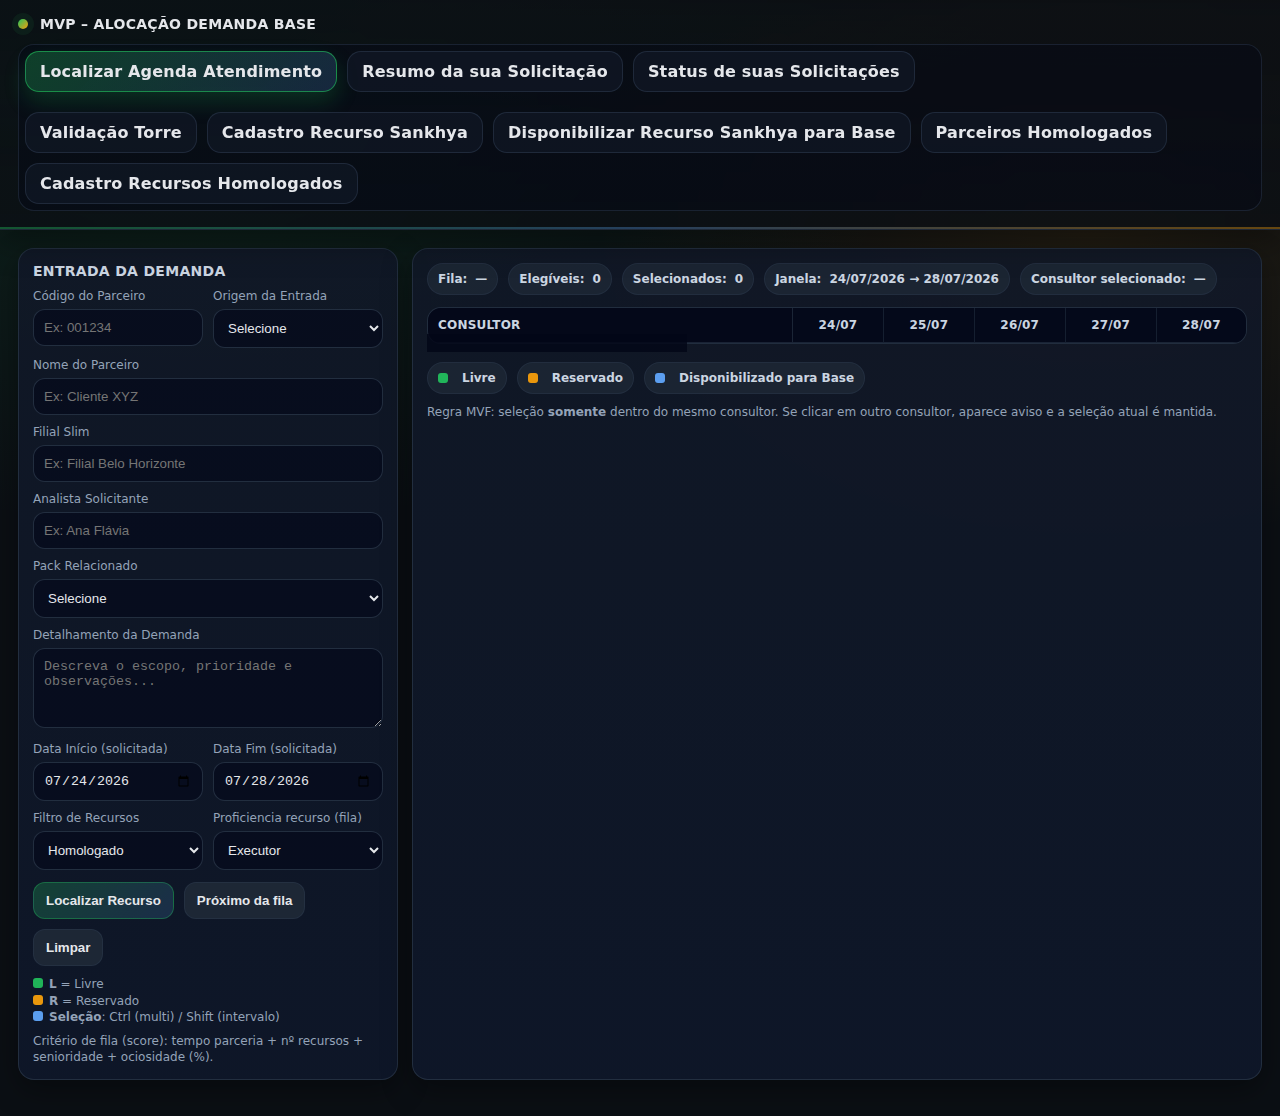
<file: MVP BASE/indexbase.html>
﻿<!doctype html>
<html lang="pt-BR">
<head>
  <meta charset="utf-8" />
  <meta name="viewport" content="width=device-width,initial-scale=1" />
  <title>MVP – Alocação de Demanda Base</title>
  <style>
    :root{
      --bg:#0b0f14;
      --panel:#111827;
      --panel2:#0f172a;
      --text:#e5e7eb;
      --muted:#94a3b8;
      --border:#263244;

      --green:#22c55e;
      --orange:#f59e0b;
      --red:#ef4444;
      --blue:#60a5fa;

      --chip:#1f2937;
      --shadow: 0 10px 30px rgba(0,0,0,.35);
      --radius:16px;
    }
    *{box-sizing:border-box}
    body{
      margin:0;
      font-family: ui-sans-serif, system-ui, -apple-system, Segoe UI, Roboto, Arial;
      background: radial-gradient(1200px 700px at 15% 10%, rgba(34,197,94,.12), transparent 60%),
                  radial-gradient(900px 600px at 85% 20%, rgba(245,158,11,.10), transparent 55%),
                  var(--bg);
      color:var(--text);
    }
    header{
      position:sticky; top:0;
      z-index:8;
      background:
        linear-gradient(180deg, rgba(11,15,20,.95), rgba(11,15,20,.80)),
        radial-gradient(120% 120% at 10% 0%, rgba(34,197,94,.18), transparent 60%),
        radial-gradient(120% 120% at 90% 0%, rgba(245,158,11,.16), transparent 60%);
      backdrop-filter: blur(14px);
      border-bottom:1px solid rgba(38,50,68,.75);
      box-shadow: 0 12px 30px rgba(0,0,0,.35);
    }
    header:after{
      content:"";
      display:block;
      height:2px;
      background: linear-gradient(90deg, rgba(34,197,94,.55), rgba(96,165,250,.45), rgba(245,158,11,.55));
      opacity:.7;
    }
    .wrap{width:100%;max-width:none;margin:0;padding:16px 18px}
    .topbar{
      display:flex;
      align-items:flex-start;
      justify-content:space-between;
      gap:12px;
      flex-wrap:wrap;
    }
    .brand{
      display:flex;
      align-items:center;
      gap:12px;
      font-weight:800;
      letter-spacing:.3px;
      text-transform:uppercase;
      font-size:14px;
    }
    .dot{
      width:10px;height:10px;border-radius:50%;
      background: linear-gradient(135deg, var(--green), var(--orange));
      box-shadow: 0 0 0 6px rgba(34,197,94,.08);
    }
    .tabs{
      display:flex;
      gap:10px;
      flex-wrap:wrap;
      align-items:center;
      padding:6px;
      border:1px solid rgba(38,50,68,.6);
      background: rgba(2,6,23,.35);
      border-radius:16px;
    }
    .tab-break{flex-basis:100%;height:0}
    .tab{
      padding:10px 14px;
      border:1px solid rgba(38,50,68,.75);
      background: rgba(17,24,39,.7);
      color:var(--text);
      border-radius:14px;
      cursor:pointer;
      user-select:none;
      font-weight:700;
      letter-spacing:.2px;
      transition: transform .12s ease, box-shadow .12s ease, background .12s ease, border-color .12s ease;
    }
    .tab:hover{transform: translateY(-1px); box-shadow: 0 6px 18px rgba(0,0,0,.25)}
    .tab.active{
      background: linear-gradient(135deg, rgba(34,197,94,.28), rgba(96,165,250,.18));
      border-color: rgba(34,197,94,.6);
      box-shadow: 0 10px 22px rgba(34,197,94,.18);
    }

    main .wrap{padding-top:18px;padding-bottom:36px}

    .grid{display:grid;grid-template-columns: 380px 1fr;gap:14px}
    .card{
      background: linear-gradient(180deg, rgba(17,24,39,.92), rgba(15,23,42,.92));
      border:1px solid rgba(38,50,68,.85);
      border-radius: var(--radius);
      box-shadow: var(--shadow);
    }
    .card h2, .card h3{
      margin:0 0 10px 0;
      font-size:14px;
      letter-spacing:.3px;
      text-transform:uppercase;
      color:#cbd5e1;
    }
    .card .content{padding:14px}
    .row{display:flex;gap:10px}
    .row > *{flex:1}
    .inline-input{display:flex;gap:8px;align-items:center}
    .inline-input > input{flex:1}
    .inline-input > button{white-space:nowrap}

    label{display:block;font-size:12px;color:var(--muted);margin:0 0 6px 0}
    input, select, textarea{
      width:100%;
      padding:10px 10px;
      border-radius:12px;
      border:1px solid rgba(38,50,68,.9);
      background: rgba(2,6,23,.55);
      color:var(--text);
      outline:none;
    }
    textarea{min-height:80px;resize:vertical}
    input:focus, select:focus, textarea:focus{
      border-color: rgba(96,165,250,.65);
      box-shadow: 0 0 0 4px rgba(96,165,250,.12);
    }

    .actions{display:flex;gap:10px;flex-wrap:wrap;margin-top:12px}
    .actions.tight{gap:6px}
    .btn-sm{
      padding:6px 8px;
      border-radius:10px;
      font-weight:700;
      font-size:12px;
    }
    button{
      border:none;
      padding:10px 12px;
      border-radius:12px;
      background: rgba(31,41,55,.9);
      color:var(--text);
      cursor:pointer;
      font-weight:700;
      border:1px solid rgba(38,50,68,.85);
    }
    button.primary{
      background: linear-gradient(135deg, rgba(34,197,94,.25), rgba(96,165,250,.16));
      border-color: rgba(34,197,94,.35);
    }
    button.warn{
      background: linear-gradient(135deg, rgba(245,158,11,.25), rgba(239,68,68,.10));
      border-color: rgba(245,158,11,.35);
    }
    button.danger{
      background: rgba(239,68,68,.12);
      border-color: rgba(239,68,68,.35);
    }
    button:disabled{opacity:.45;cursor:not-allowed}

    .hint{margin-top:10px;font-size:12px;color:var(--muted);line-height:1.35}

    .toolbar{
      display:flex;gap:10px;flex-wrap:wrap;align-items:flex-end;
      margin-bottom:10px;
    }
    .chip{
      display:inline-flex;align-items:center;gap:8px;
      padding:8px 10px;border-radius:999px;
      background: rgba(31,41,55,.75);
      border:1px solid rgba(38,50,68,.7);
      color:#cbd5e1;
      font-size:12px;
      font-weight:700;
      white-space:nowrap;
    }
    .legend{display:flex;gap:10px;flex-wrap:wrap;margin:8px 0 0 0}
    .sw{display:inline-block;width:10px;height:10px;border-radius:3px;margin-right:6px}
    .sw.green{background:rgba(34,197,94,.9)}
    .sw.orange{background:rgba(245,158,11,.95)}
    .sw.sel{background:rgba(96,165,250,.95)}

    table{
      width:100%;
      border-collapse:separate;
      border-spacing:0;
      overflow:hidden;
      border-radius:14px;
      border:1px solid rgba(38,50,68,.85);
    }
    th, td{
      padding:10px 10px;
      border-bottom:1px solid rgba(38,50,68,.65);
      vertical-align:top;
      font-size:13px;
    }
    th{
      text-align:left;
      background: rgba(2,6,23,.45);
      color:#cbd5e1;
      font-size:12px;
      text-transform:uppercase;
      letter-spacing:.3px;
    }
    tr:last-child td{border-bottom:none}

    .meta{display:flex;flex-direction:column;gap:4px}
    .sub{font-size:12px;color:var(--muted)}
    .tag{
      display:inline-flex;align-items:center;
      padding:4px 8px;border-radius:999px;
      border:1px solid rgba(38,50,68,.7);
      background: rgba(15,23,42,.6);
      font-size:12px;color:#dbeafe;font-weight:700
    }

    .slots-wrap{overflow-x:auto}
    .slots{
      display:flex;
      gap:6px;
      width:max-content;
      padding-bottom:2px;
    }
    .slot{
      border-radius:12px;
      padding:6px 6px;
      border:1px solid rgba(38,50,68,.7);
      background: rgba(2,6,23,.35);
      user-select:none;
      cursor:pointer;
      text-align:center;
      font-weight:800;
      font-size:11px;
      line-height:1.1;
    }
    .slot .d{display:block;font-size:10px;color:#cbd5e1;font-weight:800}
    .slot .p{display:block;font-size:10px;color:var(--muted);font-weight:800;margin-top:2px}
    .slot.free{background: rgba(34,197,94,.18); border-color: rgba(34,197,94,.40)}
    .slot.reserved{background: rgba(245,158,11,.18); border-color: rgba(245,158,11,.45)}
    .slot.selected{outline: 3px solid rgba(96,165,250,.65); background: rgba(96,165,250,.16); border-color: rgba(96,165,250,.55)}
    .slot.disabled{opacity:.35; cursor:not-allowed}

    .modal-backdrop{
      position:fixed; inset:0;
      background: rgba(11,15,20,.75);
      display:none;
      align-items:center;
      justify-content:center;
      padding:18px;
      z-index:50;
    }
    .modal{
      width:min(920px, 100%);
      border-radius:18px;
      border:1px solid rgba(38,50,68,.9);
      background: linear-gradient(180deg, rgba(17,24,39,.96), rgba(15,23,42,.96));
      box-shadow: 0 24px 70px rgba(0,0,0,.5);
      overflow:hidden;
      max-height:90vh;
      display:flex;
      flex-direction:column;
    }
    .modal .hd{
      padding:14px 14px;
      border-bottom:1px solid rgba(38,50,68,.7);
      display:flex;align-items:center;justify-content:space-between;gap:10px;
      background: rgba(2,6,23,.45);
    }
    .modal .hd strong{letter-spacing:.2px}
    .modal .bd{padding:14px; overflow:auto}
    .modal .ft{
      padding:14px;
      border-top:1px solid rgba(38,50,68,.7);
      display:flex;gap:10px;justify-content:flex-end;flex-wrap:wrap;
      background: rgba(2,6,23,.35);
    }
    .kpi{display:flex;gap:10px;flex-wrap:wrap;margin-top:10px}
    .kpi .chip{font-weight:800}
    .muted{color:var(--muted)}
    .small{font-size:12px}
    .hidden{display:none !important}
    .split{display:grid;grid-template-columns: 1fr 1fr; gap:12px}

    /* TOAST */
    .toast{
      position:fixed;
      right:18px;
      bottom:18px;
      width:min(420px, calc(100% - 36px));
      padding:12px 12px;
      border-radius:14px;
      border:1px solid rgba(38,50,68,.9);
      background: linear-gradient(180deg, rgba(17,24,39,.92), rgba(15,23,42,.92));
      box-shadow: 0 18px 55px rgba(0,0,0,.5);
      z-index:60;
      display:none;
    }
    .toast .ttl{font-weight:900;letter-spacing:.2px}
    .toast .msg{margin-top:4px;color:#cbd5e1;font-size:13px;line-height:1.3}
    .toast.warn{border-color: rgba(245,158,11,.55)}
    .toast.info{border-color: rgba(96,165,250,.55)}
    .toast .bar{
      height:3px;border-radius:999px;margin-top:10px;
      background: rgba(96,165,250,.55);
      width:100%;
      transform-origin:left;
      transform: scaleX(1);
    }
    .warn-text{color:var(--orange); font-weight:700}

    @media (max-width: 980px){
      .grid{grid-template-columns: 1fr}
      .split{grid-template-columns: 1fr}
    }
      /* ===== Agenda (modelo MPV) – visual padrão (print) ===== */
      .agendaWrap{
        --left-col:260px;
        overflow-x:auto;
        overflow-y:hidden;
        max-width:100%;
        position:relative;
        padding-bottom:8px;
      }
      .scroll-mask{
        position:absolute;
        left:0;
        bottom:0;
        width:var(--left-col);
        height:18px;
        background: rgba(2,6,23,.82);
        pointer-events:none;
        z-index:5;
      }

    /* grade com linhas sutis, como no padrão do MPV */
    #agendaTable{
        background: rgba(2,6,23,.25);
        width:max-content;
        min-width:100%;
      }
    #agendaTable th, #agendaTable td{
        white-space:nowrap;
        text-align:center;
        border-right:1px solid rgba(38,50,68,.55);
      }
    #agendaTable tr > *:last-child{border-right:none}

    #agendaTable thead th{
        position:sticky; top:0; z-index:3;
        background: rgba(2,6,23,.72);
        font-weight:900;
        letter-spacing:.2px;
      }
      #agendaTable th:first-child, #agendaTable td:first-child{
        position:sticky; left:0; z-index:4;
        background: rgba(2,6,23,.82);
        text-align:left;
        min-width:var(--left-col);
        border-right:1px solid rgba(38,50,68,.7);
      }

    .agCell{
      display:grid;
      gap:6px;
      min-width:90px;
      padding:2px 0;
    }

    /* chips em formato “pílula” (Manhã/Tarde + L/R) */
    .aChip{
      padding:6px 10px;
      border-radius:999px;
      font-weight:900;
      font-size:11px;
      border:1px solid rgba(38,50,68,.75);
      user-select:none;
      display:flex;
      justify-content:center;
      gap:8px;
      align-items:center;
      background: rgba(2,6,23,.35);
      box-shadow: inset 0 0 0 1px rgba(255,255,255,.03);
    }
    .aChip span{display:inline-block}
    .aChip small{font-weight:1000; opacity:.95; font-size:10px}

    .aChip.L{
      background: rgba(34,197,94,.22);
      border-color: rgba(34,197,94,.65);
      cursor:pointer;
    }
    .aChip.L:hover{filter:brightness(1.07)}

    .aChip.R{
      background: rgba(245,158,11,.22);
      border-color: rgba(245,158,11,.70);
      cursor:not-allowed;
      opacity:.92;
    }
    .aChip.DB{
      background: rgba(14,165,233,.22);
      border-color: rgba(14,165,233,.85);
      cursor:pointer;
      opacity:.95;
    }
    .aChip.DB:hover{filter:brightness(1.07)}

    .aChip.sel{
      outline: 3px solid rgba(96,165,250,.65);
      border-color: rgba(96,165,250,.62);
      background: rgba(96,165,250,.16);
    }
    .multiBar{
      position:sticky;
      top:0;
      z-index:6;
      margin-top:10px;
      padding:10px 12px;
      border:1px solid rgba(38,50,68,.85);
      background: rgba(17,24,39,.92);
      backdrop-filter: blur(10px);
      border-radius:14px;
      display:none;
      align-items:center;
      justify-content:space-between;
      gap:10px;
    }
    .multiBar.show{display:flex}
    .multiBar .left{display:flex; gap:10px; align-items:center; flex-wrap:wrap}

/* ===== Modal MPV (Reservar agenda) ===== */
.modalBack{position:fixed;inset:0;background:rgba(11,15,20,.75);display:none;align-items:center;justify-content:center;z-index:9999;padding:16px}
.modalBack.show{display:flex}
.modalBack .modal{
  width:min(820px,96vw);
  background: linear-gradient(180deg, rgba(17,24,39,.96), rgba(15,23,42,.96));
  border:1px solid rgba(38,50,68,.9);
  border-radius:14px;
  box-shadow:0 22px 70px rgba(0,0,0,.45);
  overflow:hidden;
  color:var(--text);
}
.modalBack .head{display:flex;align-items:center;justify-content:space-between;padding:14px 16px;border-bottom:1px solid rgba(38,50,68,.7);background: rgba(2,6,23,.45)}
.modalBack .body{padding:14px 16px}
.modalBack .foot{display:flex;justify-content:flex-end;gap:10px;padding:12px 16px;border-top:1px solid rgba(38,50,68,.7);background: rgba(2,6,23,.35)}
.modalBack .row{display:flex;gap:14px;align-items:flex-start}
.modalBack label{display:block;margin-top:10px;margin-bottom:6px;font-weight:700}
.modalBack select,.modalBack textarea{
  width:100%;
  background: rgba(2,6,23,.55);
  color:var(--text);
  border:1px solid rgba(38,50,68,.9);
  border-radius:12px;
  padding:10px 10px;
}
.modalBack .btnRow{display:flex;gap:10px;margin-top:12px}
    .modalBack .rowItem{display:flex;justify-content:space-between;gap:10px;padding:8px 10px;border:1px solid rgba(0,0,0,.08);border-radius:10px;margin-top:6px}
    .swap-option{
      display:flex;
      flex-direction:column;
      gap:4px;
      padding:8px 10px;
      border:1px solid rgba(38,50,68,.7);
      border-radius:12px;
      background: rgba(2,6,23,.35);
      cursor:pointer;
    }
    .swap-option:hover{filter:brightness(1.06)}
    .swap-option .t1{font-weight:800}
    .swap-option .t2{font-size:12px;color:var(--muted)}
    .swap-option .pill{
      display:inline-flex;align-items:center;gap:6px;
      padding:2px 6px;border-radius:999px;
      border:1px solid rgba(38,50,68,.7);
      background: rgba(15,23,42,.6);
      font-size:11px;font-weight:700;color:#dbeafe;
    }
    .swap-bd h3{margin:0 0 8px 0}
    .swap-col{
      border:1px solid rgba(38,50,68,.7);
      border-radius:14px;
      padding:12px;
      background: rgba(2,6,23,.25);
    }
    .swap-split{gap:14px}
    .swap-options{display:grid;gap:8px}
.terceiros-list{display:grid;gap:12px;margin-top:10px}
.terceiro-card{border:1px solid rgba(38,50,68,.7);border-radius:14px;padding:12px;background: rgba(2,6,23,.35)}
.terceiro-top{display:flex;align-items:flex-start;justify-content:space-between;gap:10px;flex-wrap:wrap}
.terceiro-name{font-weight:800}
.terceiro-sub{color:var(--muted);font-size:12px}
.terceiro-meta{display:flex;flex-wrap:wrap;gap:8px;margin-top:8px}
.meta-pill{padding:6px 8px;border-radius:10px;background: rgba(30,41,59,.6);border:1px solid rgba(38,50,68,.7);font-size:11px}
.pack-list{display:flex;flex-wrap:wrap;gap:6px;margin-top:8px}
.pack-pill{padding:6px 8px;border-radius:10px;background: rgba(15,23,42,.7);border:1px solid rgba(38,50,68,.75);font-size:11px}
.pack-pill b{font-weight:800}
.terceiro-actions{display:flex;gap:8px;flex-wrap:wrap}
.terceiro-grid{display:grid;grid-template-columns: 320px 1fr;gap:14px;margin-top:10px}
.terceiro-pane{border:1px solid rgba(38,50,68,.7);border-radius:16px;padding:14px;background:
  radial-gradient(120% 140% at 10% 0%, rgba(34,197,94,.08), transparent 60%),
  rgba(2,6,23,.35)}
.terceiro-kicker{font-size:11px;text-transform:uppercase;letter-spacing:.3px;color:#cbd5e1;margin-bottom:6px}
.terceiro-pack-select{width:100%;min-height:220px}
.terceiro-selected{display:grid;gap:8px;margin-top:10px}
.terceiro-selected .rowItem{
  display:grid;
  grid-template-columns: 1fr 180px 90px;
  gap:10px;
  align-items:center;
  padding:8px 10px;
  border:1px solid rgba(38,50,68,.8);
  border-radius:12px;
  background: rgba(15,23,42,.55);
}
.terceiro-selected .rowItem button{justify-self:end}
.terceiro-help{font-size:12px;color:var(--muted);margin-top:8px}
.terceiro-flow{display:grid;grid-template-columns: 1fr;gap:10px}
.terceiro-badge{display:inline-flex;gap:6px;align-items:center;padding:4px 8px;border-radius:999px;background: rgba(96,165,250,.16);border:1px solid rgba(96,165,250,.35);font-size:11px;color:#dbeafe}
.terceiro-packs-toolbar{display:flex;gap:8px;align-items:center;flex-wrap:wrap;margin:8px 0 6px}
.terceiro-packs-toolbar input{flex:1;min-width:180px}
.terceiro-selected .rowItem > div:first-child{max-width:none}
@media (max-width: 900px){
  .terceiro-grid{grid-template-columns:1fr}
  .terceiro-selected .rowItem{grid-template-columns: 1fr}
  .terceiro-selected .rowItem button{justify-self:start}
}
.modalidadeRow{display:flex;gap:10px;flex-wrap:wrap;margin-top:6px}
.modalidadeOption{display:flex;gap:8px;align-items:center;border:1px solid rgba(0,0,0,.12);border-radius:12px;padding:8px 10px;cursor:pointer}
.modalidadeOption input{margin:0}

</style>
</head>
<body>
<header>
  <div class="wrap">
    <div class="topbar">
      <div class="brand"><span class="dot"></span> MVP – Alocação Demanda Base</div>
      <div class="tabs">
        <div class="tab active" data-tab="alocacao">Localizar Agenda Atendimento</div>
        <div class="tab" data-tab="resumo">Resumo da sua Solicitação</div>
        <div class="tab" data-tab="acompanhamento">Status de suas Solicitações</div>
        <div class="tab-break"></div>
        <div class="tab" data-tab="validacao">Validação Torre</div>
        <div class="tab" data-tab="clt">Cadastro Recurso Sankhya</div>
        <div class="tab" data-tab="clt-disponibilizar">Disponibilizar Recurso Sankhya para Base</div>
        <div class="tab" data-tab="gestao">Parceiros Homologados</div>
        <div class="tab" data-tab="terceiros">Cadastro Recursos Homologados</div>
      </div>
    </div>
  </div>
</header>

<main>
  <div class="wrap">

    <section id="tab-alocacao">
      <div class="grid">

        <div class="card">
          <div class="content">
            <h2>Entrada da Demanda</h2>

            <div class="row">
              <div>
                <label>Código do Parceiro</label>
                <input id="inCodCliente" placeholder="Ex: 001234" />
              </div>
              <div>
                <label>Origem da Entrada</label>
                <select id="inOrigem">
                  <option value="">Selecione</option>
                  <option>Fila Unidade - OS</option>
                  <option>Contato Direto</option>
                  <option>Gestor / Torre</option>
                  <option>Comercial</option>
                  <option>CS / Suporte</option>
                  <option>Outro</option>
                </select>
              </div>
            </div>

            <div class="row hidden" id="osRow" style="margin-top:10px">
              <div>
                <label>Número da OS</label>
                <input id="inOS" inputmode="numeric" pattern="\\d*" placeholder="Ex: 12345" />
              </div>
            </div>

            <div style="margin-top:10px">
              <label>Nome do Parceiro</label>
              <input id="inNomeCliente" placeholder="Ex: Cliente XYZ" />
            </div>

            <div style="margin-top:10px">
              <label>Filial Slim</label>
              <input id="inFilial" placeholder="Ex: Filial Belo Horizonte" />
            </div>

            <div style="margin-top:10px">
              <label>Analista Solicitante</label>
              <input id="inAnalista" placeholder="Ex: Ana Flávia" />
            </div>

            <div style="margin-top:10px">
              <label>Pack Relacionado</label>
              <select id="inPack">
                <option value="">Selecione</option>
                <option>5353 Análise de Crédito - Pack 4</option>
                <option>5324 Atacado / Distribuidor - Pack 1</option>
                <option>5325 Atacado / Distribuidor - Pack 2 / MDFe</option>
                <option>5309 Caixas e Bancos - Pack 1</option>
                <option>5337 Cálculo de Frete - Pack 1</option>
                <option>5356 Central de Certificação</option>
                <option>5283 Compras - Pack 1</option>
                <option>5285 Compras - Pack 3 / MD-e/DF-e</option>
                <option>5729 Compras - Pack 5 / Gestão de Verbas</option>
                <option>5354 Conciliação Bancária Automática OFX - Pack 2.1</option>
                <option>5310 Conciliação Cartões de Crédito/Débito - Pack 2</option>
                <option>5377 Contabilidade</option>
                <option>5376 Contabilização</option>
                <option>5378 Controle Patrimonial - Pack 4</option>
                <option>5284 Cotação - Pack 2</option>
                <option>5388 Dashboard (Editor de Dashboard) - Pack 4</option>
                <option>5292 Estocagem - Pack 1</option>
                <option>5316 Fiscal - Pack 1 / Livro e SPED Fiscal</option>
                <option>5317 Fiscal - Pack 2 / SPED Contribuições</option>
                <option>5318 Fiscal - Pack 3 / EFD Reinf</option>
                <option>5381 Folha - Pack 2 (Pessoal +)</option>
                <option>5382 Folha - Pack 3 (Gestão Pessoas +)</option>
                <option>5383 Folha - Pack 4 (Pessoas + App)</option>
                <option>5540 Folha - Pack 8</option>
              </select>
            </div>

            <div style="margin-top:10px">
              <label>Detalhamento da Demanda</label>
              <textarea id="inDetalhe" placeholder="Descreva o escopo, prioridade e observações..."></textarea>
            </div>

            <div class="row" style="margin-top:10px">
              <div>
                <label>Data Início (solicitada)</label>
                <input id="inDtIni" type="date" />
              </div>
              <div>
                <label>Data Fim (solicitada)</label>
                <input id="inDtFim" type="date" />
              </div>
            </div>

            <div class="row" style="margin-top:10px">
              <div>
                <label>Filtro de Recursos</label>
                <select id="inFiltroTipo">
                  <option value="TERCEIRO">Homologado</option>
                  <option value="TERCEIRO_CLT">Homologado + Recursos Sankhya</option>
                </select>
              </div>
              <div>
                <label>Proficiencia recurso (fila)</label>
                <select id="inFiltroSenioridade">
                  <option value="ALL">Executor</option>
                  <option value="Junior">Autônomo</option>
                  <option value="Pleno">Proficiênte</option>
                  <option value="Senior">Referencia</option>
                </select>
              </div>
            </div>

            <div class="actions">
              <button class="primary" id="btnGerarFila">Localizar Recurso</button>
              <button id="btnProximoFila">Próximo da fila</button>
              <button id="btnLimpar">Limpar</button>
            </div>

            <div id="priorityHint" class="hint" style="display:none; color:#f59e0b; font-weight:800">
              Existem recursos com prioridade (CLT DB ou Terceiro Presencial) para esta janela.
            </div>

            <div class="hint">
              <div><span class="sw green"></span><b>L</b> = Livre</div>
              <div><span class="sw orange"></span><b>R</b> = Reservado</div>
              <div><span class="sw sel"></span><b>Seleção</b>: Ctrl (multi) / Shift (intervalo)</div>
              <div class="muted" style="margin-top:8px">
                Critério de fila (score): tempo parceria + nº recursos + senioridade + ociosidade (%).
              </div>
            </div>
          </div>
        </div>

        <div class="card">
          <div class="content">
            <div class="toolbar">
              <div class="chip">Fila: <span id="kFila">0</span></div>
              <div class="chip">Elegíveis: <span id="pillCount">0</span></div>
              <div class="chip">Selecionados: <span id="kSel">0</span></div>
              <div class="chip">Janela: <span id="kJanela">—</span></div>
              <div class="chip">Consultor selecionado: <span id="kCons">—</span></div>
            </div>

              <div class="multiBar" id="multiBar">
                <div class="left">
                  <button class="warn btn-sm" id="btnReservar" disabled>Reservar agendas selecionadas</button>
                  <span class="chip">Multi seleção: <span id="multiCount">0</span></span>
                  <span class="muted small" id="multiHint">Ctrl (multi) / Shift (intervalo) • mesma pessoa</span>
                </div>
                <div class="actions tight" style="margin:0">
                  <button class="btn-sm" id="btnLimparSel" disabled>Limpar</button>
                </div>
              </div>

            <div class="agendaWrap" style="margin-top:12px">
              <div class="scroll-mask"></div>
              <table id="agendaTable">
                  <thead>
                    <tr id="theadRow">
                      <th style="min-width:240px">Consultor</th>
                    </tr>
                  </thead>
                <tbody id="tbody"></tbody>
              </table>
            </div>

            <div class="legend" style="margin-top:10px">
              <div class="chip"><span class="sw green"></span>Livre</div>
              <div class="chip"><span class="sw orange"></span>Reservado</div>
              <div class="chip"><span class="sw sel"></span>Disponibilizado para Base</div>
            </div>

            <div class="hint">
              Regra MVF: seleção <b>somente</b> dentro do mesmo consultor. Se clicar em outro consultor, aparece aviso e a seleção atual é mantida.
            </div>
          </div>
        </div>

      </div>
    </section>

    <section id="tab-gestao" class="hidden">
      <div class="grid" style="grid-template-columns: 420px 1fr; margin-top:14px;">
        <div class="card">
          <div class="content">
            <h2>Cadastro – Parceiros Homologados (Prestadores)</h2>

            <div class="row">
              <div>
                <label>Código do Parceiro</label>
                <input id="hCodigo" placeholder="Ex: 90001" />
              </div>
              <div>
                <label>Nome do Parceiro</label>
                <input id="hNome" placeholder="Ex: Parceiro Alpha" />
              </div>
            </div>

            <div class="row" style="margin-top:10px">
              <div>
                <label>Nº de Recursos</label>
                <input id="hRecursos" type="number" min="0" value="5" />
              </div>
              <div>
                <label>Tempo de Parceria (meses)</label>
                <input id="hTempo" type="number" min="0" value="12" />
              </div>
            </div>

            <div style="margin-top:10px">
              <label>Data de início da parceria</label>
              <input id="hInicio" type="date" />
            </div>

            <div class="actions">
              <button class="primary" id="btnAddHomologado">Adicionar Parceiro</button>
              <button id="btnResetHomologados">Restaurar padrão</button>
            </div>
            <div class="hint" id="homologadoHint" style="display:none">
              Parceiro já cadastrado. Revise os dados e clique em <b>Salvar alterações</b>.
            </div>

            <div class="hint">
              O cadastro de homologados influencia o score da fila.
            </div>
          </div>
        </div>

        <div class="card">
          <div class="content">
            <h2>Parceiros homologados</h2>
            <div class="toolbar">
              <div class="chip">Ordem gerada: <span id="kOrdem">0</span></div>
              <button id="btnEditHomologados">Alterar Número recursos/Tempo/Data Início Parceria</button>
              <button class="primary" id="btnSaveHomologados" style="display:none">Salvar alterações</button>
            </div>
            <div class="actions" style="margin-top:10px">
              <button id="btnParamsOrdem">Cadastrar parâmetros da ordem</button>
              <button class="primary" id="btnGerarOrdem">Gerar Ordem da Fila</button>
            </div>
            <div style="overflow:auto">
              <table>
                <thead>
    <tr>
      <th>Ordem</th>
      <th>Código</th>
      <th>Parceiro</th>
      <th>Nº Recursos</th>
      <th>Tempo (meses)</th>
      <th>Início parceria</th>
      <th style="width:120px">Ações</th>
    </tr>
                </thead>
                <tbody id="tbodyHomologados"></tbody>
              </table>
            </div>
          </div>
        </div>
      </div>

      <div class="grid" style="grid-template-columns: 420px 1fr;">
        <div class="card">
          <div class="content">
            <h2>Cadastro de Parceiros</h2>

            <div class="row">
              <div>
                <label>Código do Cliente</label>
                <input id="cCodigo" placeholder="Ex: 70784" />
              </div>
              <div>
                <label>Nome do Cliente</label>
                <input id="cNome" placeholder="Ex: DON LUCHESI & CO." />
              </div>
            </div>

            <div style="margin-top:10px">
              <label>Nome da Filial Slim</label>
              <input id="cFilial" placeholder="Ex: Filial Belo Horizonte" />
            </div>

            <div style="margin-top:10px">
              <label>Nome Analista Cliente</label>
              <input id="cAnalista" placeholder="Ex: Maria Silva" />
            </div>

            <div class="actions">
              <button class="primary" id="btnAddCliente">Adicionar Cliente</button>
              <button class="danger" id="btnClearLocal">Limpar dados locais</button>
            </div>
            <div class="hint">
              Este botão é apenas para MVP e não estará disponível em produção.
            </div>

            <div class="hint">
              Cadastro de clientes não influencia o score da fila.
            </div>
          </div>
        </div>

        <div class="card">
          <div class="content">
            <h2>Parceiros cadastrados</h2>
            <div style="overflow:auto">
              <table>
                <thead>
                  <tr>
                    <th>Código</th>
                    <th>Cliente</th>
                    <th>Filial Slim</th>
                    <th>Analista</th>
                  </tr>
                </thead>
                <tbody id="tbodyClientes"></tbody>
              </table>
            </div>
          </div>
        </div>
      </div>
    </section>

    <section id="tab-terceiros" class="hidden">
      <div class="grid" style="grid-template-columns: 420px 1fr; margin-top:14px;">
        <div class="card">
          <div class="content">
            <h2>Cadastro – Recurso Terceiros</h2>

            <div class="row">
              <div>
                <label>Empresa/Parceiro</label>
                <input id="tEmpresa" placeholder="Ex: Parceiro Alpha" />
              </div>
              <div>
                <label>Código do Parceiro</label>
                <input id="tCodigo" placeholder="Ex: 90001" />
              </div>
            </div>

            <div class="row" style="margin-top:10px">
              <div>
                <label>Nome do Recurso</label>
                <input id="tNome" placeholder="Ex: Joana Silva" />
              </div>
              <div>
                <label>Função</label>
                <input id="tFuncao" placeholder="Ex: Analista Base" />
              </div>
            </div>

            <div class="row" style="margin-top:10px">
              <div>
                <label>Senioridade</label>
                <select id="tSenioridade">
                  <option value="">Selecione</option>
                  <option>Junior</option>
                  <option>Pleno</option>
                  <option>Senior</option>
                  <option>Especialista</option>
                </select>
              </div>
              <div>
                <label>Modalidade</label>
                <select id="tModalidade">
                  <option value="">Selecione</option>
                  <option>PJ</option>
                  <option>CLT</option>
                  <option>Alocação por projeto</option>
                  <option>Banco de horas</option>
                </select>
              </div>
            </div>

            <div class="row" style="margin-top:10px">
              <div>
                <label>E-mail</label>
                <input id="tEmail" type="email" placeholder="Ex: joana@parceiro.com" />
              </div>
              <div>
                <label>Telefone</label>
                <input id="tTelefone" placeholder="Ex: (11) 98888-7777" />
              </div>
            </div>

            <div class="row" style="margin-top:10px">
              <div>
                <label>Disponível a partir</label>
                <input id="tDisponivel" type="date" />
              </div>
              <div>
                <label>Carga semanal (h)</label>
                <input id="tCarga" type="number" min="0" value="40" />
              </div>
            </div>

            <div class="row" style="margin-top:10px">
              <div>
                <label>Presencial</label>
                <label class="chip" style="display:inline-flex;align-items:center;gap:6px;cursor:pointer">
                  <input id="tPresencial" type="checkbox" style="margin:0" />
                  <span>Recurso presencial</span>
                </label>
              </div>
              <div class="hidden" id="tFilialRow">
                <label>Filial SLIM</label>
                <select id="tFilialSlim">
                  <option value="">Selecione</option>
                  <option>Filial Belo Horizonte</option>
                  <option>Filial Espirito Santo</option>
                  <option>Filial Brasil Central</option>
                  <option>Filial Porto Alegre</option>
                  <option>Filial Campinas</option>
                  <option>Filial São Paulo</option>
                  <option>Filial Triangulo Mineiro/Virtual</option>
                </select>
              </div>
            </div>

            <div style="margin-top:10px">
              <label>Observações</label>
              <textarea id="tObs" placeholder="Ex: certificações, restrições, etc."></textarea>
            </div>

            <div class="actions">
              <button class="primary" id="btnAddTerceiro">Adicionar Recurso</button>
              <button id="btnResetTerceiro">Limpar</button>
            </div>
            <div class="hint">
              Cadastro de recursos terceiros para composição da demanda.
            </div>
          </div>
        </div>

        <div class="card">
          <div class="content">
            <h2>Recursos cadastrados</h2>
            <div class="toolbar">
              <div class="chip">Total: <span id="terceirosCount">0</span></div>
            </div>
            <div id="terceirosList" class="terceiros-list"></div>
          </div>
        </div>
      </div>
    </section>


    <section id="tab-clt" class="hidden">
      <div class="grid" style="grid-template-columns: 420px 1fr; margin-top:14px;">
        <div class="card">
          <div class="content">
            <h2>Cadastro – Recursos CLT</h2>

            <div class="row">
              <div>
                <label>Nome do Recurso</label>
                <input id="cltNome" placeholder="Ex: João Pereira" />
              </div>
              <div>
                <label>Cargo</label>
                <input id="cltCargo" placeholder="Ex: Analista Base" />
              </div>
            </div>

            <div class="row" style="margin-top:10px">
              <div>
                <label>Senioridade</label>
                <select id="cltSenioridade">
                  <option value="">Selecione</option>
                  <option>Junior</option>
                  <option>Pleno</option>
                  <option>Senior</option>
                  <option>Especialista</option>
                </select>
              </div>
              <div>
                <label>Gestor</label>
                <input id="cltGestor" placeholder="Ex: Carla Souza" />
              </div>
            </div>

            <div class="row" style="margin-top:10px">
              <div>
                <label>E-mail</label>
                <input id="cltEmail" type="email" placeholder="Ex: joao@empresa.com" />
              </div>
              <div>
                <label>Telefone</label>
                <input id="cltTelefone" placeholder="Ex: (11) 98888-7777" />
              </div>
            </div>

            <div class="row" style="margin-top:10px">
              <div>
                <label>Disponível a partir</label>
                <input id="cltDisponivel" type="date" />
              </div>
            </div>

            <div style="margin-top:10px">
              <label>Observações</label>
              <textarea id="cltObs" placeholder="Ex: certificações, restrições, etc."></textarea>
            </div>

            <div class="actions">
              <button class="primary" id="btnAddClt">Adicionar Recurso</button>
              <button id="btnResetClt">Limpar</button>
            </div>
            <div class="hint">
              Cadastro de recursos CLT para composição da demanda.
            </div>
          </div>
        </div>

        <div class="card">
          <div class="content">
            <h2>Recursos CLT cadastrados</h2>
            <div class="toolbar">
              <div class="chip">Total: <span id="cltCount">0</span></div>
            </div>
            <div id="cltList" class="terceiros-list"></div>
          </div>
        </div>
      </div>
    </section>

    <section id="tab-clt-disponibilizar" class="hidden">
      <div class="grid" style="grid-template-columns: 420px 1fr; margin-top:14px;">
        <div class="card">
          <div class="content">
            <h2>Disponibilizar Recursos CLT para Base</h2>

            <div class="row">
              <div>
                <label>Buscar recurso CLT</label>
                <input id="cltBuscaNome" placeholder="Nome do recurso" />
              </div>
            </div>

            <div class="row" style="margin-top:10px">
              <div>
                <label>Data inicial</label>
                <input id="cltDtIni" type="date" />
              </div>
              <div>
                <label>Data final</label>
                <input id="cltDtFim" type="date" />
              </div>
            </div>

            <div class="actions">
              <button class="primary" id="btnCltBuscar">Buscar agenda</button>
              <button id="btnCltLimpar">Limpar</button>
            </div>

            <div class="hint">
              Selecione o recurso CLT e reserve a agenda (multi-seleção com Ctrl/Shift).
            </div>
          </div>
        </div>

        <div class="card">
          <div class="content">
            <h2>Agenda CLT</h2>
            <div class="toolbar">
              <div class="chip">Janela: <span id="cltKJanela">—</span></div>
              <div class="chip">Selecionado: <span id="cltKCons">—</span></div>
              <div class="chip">Seleção: <span id="cltSelCount">0</span></div>
              <div class="chip">DB Selecionados: <span id="cltLbCount">0</span></div>
              <div class="chip">Recursos: <span id="cltPillCount">0</span></div>
            </div>
            <div class="actions" style="margin-top:8px">
              <button class="warn btn-sm" id="btnReservarClt" disabled>Disponibilizar agendas selecionadas</button>
              <button class="btn-sm" id="btnLimparSelClt" disabled>Limpar</button>
              <button class="danger btn-sm" id="btnRemoveLbClt" disabled>Remover DB selecionados</button>
              <button class="btn-sm" id="btnClearLbClt" disabled>Limpar DB</button>
            </div>

            <div class="agendaWrap" style="margin-top:12px">
              <div class="scroll-mask"></div>
              <table id="agendaTableClt">
                <thead>
                  <tr id="theadRowClt">
                    <th style="min-width:240px">Recurso CLT</th>
                  </tr>
                </thead>
                <tbody id="tbodyClt"></tbody>
              </table>
            </div>

            <div class="legend" style="margin-top:10px">
              <div class="chip"><span class="sw green"></span>Livre</div>
              <div class="chip"><span class="sw orange"></span>Reservado</div>
              <div class="chip"><span class="sw sel"></span>Disponibilizado para Base</div>
            </div>
          </div>
        </div>
      </div>
    </section>

    <section id="tab-resumo" class="hidden">
      <div class="grid" style="grid-template-columns: 420px 1fr; margin-top:14px;">
        <aside class="card">
          <div class="content">
            <h2>Resumo do Cronograma</h2>

            <div class="toolbar">
              <div class="chip">Reservas (turnos): <span id="kResTurnos">0</span></div>
              <div class="chip">Reservas (requisições): <span id="kResReq">0</span></div>
            </div>

            <div class="hint" style="margin-top:10px">
              Nesta aba você visualiza as reservas geradas na Agenda e pode seguir para a validação da Torre.
            </div>

            <div class="actions" style="margin-top:12px">
              <button class="primary" id="btnResumoIrValidacao" style="width:100%">Enviar para Validação da Torre →</button>
              <button id="btnResumoVoltar" style="min-width:240px">← Voltar para Alocação</button>
              <button class="danger" id="btnResumoLimpar" style="min-width:240px">Limpar reservas</button>
            </div>

            <div class="hint">
              *MVP:* “Remoto/Presencial” aparece como “—” neste protótipo (não está capturado no fluxo atual).
            </div>
          </div>
        </aside>

        <section class="card">
          <div class="content">
            <h2>Lista de reservas</h2>

            <div style="overflow:auto">
              <table>
                <thead>
                  <tr>
                    <th>SVR</th>
                    <th>Parceiro informado</th>
                    <th>Solicitação</th>
                    <th>OS</th>
                    <th>Pack</th>
                    <th>Detalhamento</th>
                    <th>Consultor</th>
                    <th>Parceiro homologado</th>
                    <th>Data início</th>
                    <th>Data fim</th>
                    <th>Período</th>
                    <th>Remoto/Presencial</th>
                  </tr>
                </thead>
                <tbody id="tbodyResumo"></tbody>
              </table>
            </div>

            <div id="resumoEmpty" class="hint" style="display:none; margin-top:10px">
              Nenhuma reserva registrada ainda.
            </div>
          </div>
        </section>
      </div>
    </section>

    <section id="tab-validacao" class="hidden">
      <div class="card">
          <div class="content">
            <h2>Validação da Torre – Consultores</h2>

          <div class="toolbar">
            <div class="chip">Pendentes: <span id="kPend">0</span></div>
            <div class="chip">Aprovadas: <span id="kAp">0</span></div>
            <div class="chip">Reprovadas: <span id="kRep">0</span></div>
            <div class="chip">Taxa aprovação: <span id="kTaxa">—</span></div>
            <div class="chip">Tempo médio: <span id="kTempo">—</span></div>
            <div class="chip">
              Buscar SVR:
              <input id="validBuscaSvr" style="width:120px; margin-left:6px" placeholder="SVR-00001" />
            </div>
            <div class="chip">
              Status:
              <select id="validStatus" style="margin-left:6px">
                <option value="ALL">Todos</option>
                <option value="PENDENTE">Aguardando aprovação</option>
                <option value="APROVADA">Aprovadas</option>
                <option value="REPROVADA">Reprovadas</option>
              </select>
            </div>
          </div>

          <div style="margin-top:12px; overflow:auto">
            <table>
              <thead>
                <tr>
                  <th style="min-width:240px">Demanda</th>
                  <th style="min-width:180px">Consultor / Parceiro</th>
                  <th>Slots Reservados</th>
                  <th style="min-width:220px">Validação</th>
                </tr>
              </thead>
              <tbody id="tbodyValidacao"></tbody>
            </table>
          </div>

          <div class="hint">
            MVF: aprovar/reprovar muda status e mantém histórico local.
          </div>
        </div>
      </div>
    </section>

    <section id="tab-acompanhamento" class="hidden">
      <div class="card">
          <div class="content">
            <h2>Acompanhamento das solicitações</h2>

            <div class="toolbar">
              <div class="chip">Aprovadas: <span id="kAcompAp">0</span></div>
              <div class="chip">Aguardando aprovação: <span id="kAcompPend">0</span></div>
              <div class="chip">Alterações da Torre: <span id="kAcompAlt">0</span></div>
              <div class="chip">
                Buscar SVR:
                <input id="acompBuscaSvr" style="width:120px; margin-left:6px" placeholder="SVR-00001" />
              </div>
              <div class="chip">
                Analista:
                <input id="acompBuscaAnalista" style="width:140px; margin-left:6px" placeholder="Nome analista" />
              </div>
              <div class="chip">
                Status:
                <select id="acompStatus" style="margin-left:6px">
                  <option value="ALL">Todos</option>
                  <option value="PENDENTE">Aguardando aprovação</option>
                  <option value="APROVADA">Aprovadas</option>
                  <option value="REPROVADA">Reprovadas</option>
                  <option value="CANCELADA">Solicitação Cancelada</option>
                </select>
              </div>
            </div>

          <div style="margin-top:12px; overflow:auto">
            <table>
              <thead>
                <tr>
                  <th>SVR</th>
                  <th style="min-width:220px">Solicitação</th>
                  <th style="min-width:200px">Consultor</th>
                  <th>Status</th>
                  <th>Alterações da Torre</th>
                  <th>Observação</th>
                  <th>Ação</th>
                  <th>PDF confirmação</th>
                </tr>
              </thead>
              <tbody id="tbodyAcompanhamento"></tbody>
            </table>
          </div>
        </div>
      </div>
    </section>

  </div>
</main>

<div class="modal-backdrop" id="modalBackdrop" role="dialog" aria-modal="true">
  <div class="modal">
    <div class="hd">
      <strong>Confirmar Reserva de Agenda</strong>
      <button id="btnCloseModal">Fechar</button>
    </div>
    <div class="bd">
      <div class="split">
        <div>
          <h3>Demanda</h3>
          <div class="small muted" id="mDemanda"></div>

          <div class="kpi">
            <div class="chip">Cliente: <span id="mCliente"></span></div>
            <div class="chip">Pack: <span id="mPack"></span></div>
            <div class="chip">Origem: <span id="mOrigem"></span></div>
          </div>

          <div style="margin-top:12px">
            <label>Observação (opcional)</label>
            <textarea id="mObs" placeholder="Ex: priorizar encaixe até sexta, demanda de Base..."></textarea>
          </div>
        </div>

        <div>
          <h3>Reserva</h3>
          <div class="small muted">Consultor selecionado: <b id="mConsultor"></b></div>
          <div class="small muted">Parceiro: <b id="mParceiro"></b> • Senioridade: <b id="mSenior"></b></div>

          <div style="margin-top:12px">
            <label>Slots selecionados</label>
            <div id="mSlots" class="small" style="line-height:1.55"></div>
          </div>

          <div style="margin-top:12px" class="small muted">
            Ao confirmar, os slots viram <b>R</b> e a demanda entra em <b>Validação da Torre</b>.
          </div>
        </div>
      </div>
    </div>
    <div class="ft">
      <button id="btnCancelarModal">Cancelar</button>
      <button class="primary" id="btnConfirmarReserva">Confirmar Reserva</button>
    </div>
  </div>
</div>

<div class="modal-backdrop" id="orderBackdrop" role="dialog" aria-modal="true">
  <div class="modal">
    <div class="hd">
      <strong>Parâmetros da Ordem da Fila</strong>
      <button id="btnCloseOrder">Fechar</button>
    </div>
    <div class="bd">
      <div class="small muted">Regra atual (ordem de prioridade)</div>
      <div id="orderSummary" style="margin-top:8px"></div>

      <div style="margin-top:14px">
        <h3>Editar regra</h3>
        <div id="orderRules"></div>
        <div class="actions" style="margin-top:10px">
          <button id="btnAddRule">Incluir nova regra</button>
        </div>
      </div>
    </div>
    <div class="ft">
      <button id="btnCancelOrder">Cancelar</button>
      <button class="primary" id="btnSaveOrder">Salvar</button>
    </div>
  </div>
</div>

<div class="modal-backdrop" id="swapBackdrop" role="dialog" aria-modal="true">
  <div class="modal">
    <div class="hd">
      <strong>Trocar agenda</strong>
      <button id="btnCloseSwap">Fechar</button>
    </div>
    <div class="bd swap-bd">
      <div class="small muted" id="swapInfo"></div>

      <div class="split swap-split" style="margin-top:10px">
        <div class="swap-col">
          <h3>Mesmo consultor</h3>
          <input id="swapConsultorId" type="hidden" />
          <div>
            <label>Consultor</label>
            <input id="swapConsultor" placeholder="Ex: João Silva" />
          </div>
          <div style="margin-top:10px">
            <label>Nova data</label>
            <input id="swapData" type="date" />
          </div>
          <div style="margin-top:10px">
            <label>Novo período</label>
            <select id="swapPeriodo">
              <option value="Manhã">Manhã</option>
              <option value="Tarde">Tarde</option>
            </select>
          </div>
          <div class="hint" style="margin-top:10px">
            Troca mantendo o mesmo consultor.
          </div>
          <div style="margin-top:12px">
            <label>Observação da troca (obrigatória)</label>
            <textarea id="swapObs" placeholder="Descreva o motivo da troca..."></textarea>
          </div>
        </div>
        <div class="swap-col">
          <h3>Outros consultores (mesma data)</h3>
          <div class="small muted">Disponíveis (L) por ordem de parceiros homologados.</div>
          <div class="actions tight" style="margin-top:8px">
            <button class="btn-sm" id="btnSwapNext">Próximo da fila</button>
            <span class="chip">Ordem: <span id="swapOrderInfo">—</span></span>
          </div>
          <div id="swapOptions" class="swap-options" style="margin-top:10px"></div>
        </div>
      </div>
    </div>
    <div class="ft">
      <button id="btnCancelarSwap">Cancelar</button>
      <button class="primary" id="btnSalvarSwap">Salvar troca</button>
    </div>
  </div>
</div>

<div class="modal-backdrop" id="infoBackdrop" role="dialog" aria-modal="true">
  <div class="modal">
    <div class="hd">
      <strong>Aviso</strong>
      <button id="btnCloseInfo">Fechar</button>
    </div>
    <div class="bd">
      <div id="infoMessage" style="font-size:16px; line-height:1.5"></div>
    </div>
    <div class="ft">
      <button class="primary" id="btnOkInfo">OK</button>
    </div>
  </div>
</div>

<div class="modal-backdrop" id="terceiroBackdrop" role="dialog" aria-modal="true">
  <div class="modal">
    <div class="hd">
      <strong>Definir Pack e Nível de Execução</strong>
      <button id="btnCloseTerceiro">Fechar</button>
    </div>
    <div class="bd">
      <div class="small muted" id="terceiroInfo"></div>
      <div class="terceiro-grid">
        <div class="terceiro-pane">
          <div class="terceiro-kicker">Nível de execução</div>
          <div class="terceiro-flow">
            <div class="terceiro-badge">Etapa 1 • Escolha o nível</div>
            <label>Nível</label>
            <select id="tNivelModal"></select>
            <div class="terceiro-help">Ao selecionar packs, o nível escolhido será aplicado automaticamente. Para alterar um pack, remova e selecione novamente.</div>
          </div>
        </div>
        <div class="terceiro-pane">
          <div class="terceiro-kicker">Packs certificados</div>
          <div class="terceiro-flow">
            <div class="terceiro-badge">Etapa 2 • Selecione packs</div>
            <label>Selecione um ou mais packs</label>
            <select id="tPackModal" multiple class="terceiro-pack-select"></select>
            <div class="terceiro-help">Use Ctrl/Shift para multiseleção.</div>
            <div id="terceiroSelecionados" class="terceiro-selected"></div>
          </div>
        </div>
      </div>
    </div>
    <div class="ft">
      <button id="btnCancelarTerceiro">Cancelar</button>
      <button class="primary" id="btnSalvarTerceiro">Salvar</button>
    </div>
  </div>
</div>

<div class="modal-backdrop" id="cltReserveBackdrop" role="dialog" aria-modal="true">
  <div class="modal">
    <div class="hd">
      <strong>Disponibilizar Agenda CLT para Base</strong>
      <button id="btnCloseCltReserve">Fechar</button>
    </div>
    <div class="bd">
      <div class="small muted" id="cltReserveInfo"></div>
      <div style="margin-top:10px">
        <label>Slots selecionados</label>
        <div id="cltReserveSlots" class="small" style="line-height:1.6"></div>
      </div>
    </div>
    <div class="ft">
      <button id="btnCancelCltReserve">Cancelar</button>
      <button class="primary" id="btnConfirmCltReserve">Disponibilizar Agenda Base</button>
    </div>
  </div>
</div>

<div class="modal-backdrop" id="cltManageBackdrop" role="dialog" aria-modal="true">
  <div class="modal">
    <div class="hd">
      <strong>Disponibilizado para Base (DB)</strong>
      <button id="btnCloseCltManage">Fechar</button>
    </div>
    <div class="bd">
      <div class="small muted" id="cltManageInfo"></div>
      <div style="margin-top:10px">
        Deseja manter ou remover a disponibilização para Base deste slot?
      </div>
    </div>
    <div class="ft">
      <button id="btnKeepCltManage">Manter Disponibilização Base</button>
      <button class="danger" id="btnRemoveCltManage">Remover Disponibilização Base</button>
    </div>
  </div>
</div>

<div class="modal-backdrop" id="cltSkipBackdrop" role="dialog" aria-modal="true">
  <div class="modal">
    <div class="hd">
      <strong>Justificativa obrigatória</strong>
      <button id="btnCloseCltSkip">Fechar</button>
    </div>
    <div class="bd">
      <div class="small muted">Há agenda CLT disponibilizada para Base. Para seguir com terceiros, informe a justificativa.</div>
      <div style="margin-top:10px">
        <label>Observação da troca (obrigatória)</label>
        <textarea id="cltSkipObs" placeholder="Descreva a justificativa..."></textarea>
      </div>
    </div>
    <div class="ft">
      <button id="btnCancelCltSkip">Cancelar</button>
      <button class="primary" id="btnConfirmCltSkip">Continuar</button>
    </div>
  </div>
</div>

<!-- TOAST -->
<div class="toast warn" id="toast">
  <div class="ttl" id="toastTtl">Aviso</div>
  <div class="msg" id="toastMsg">Mensagem</div>
  <div class="bar" id="toastBar"></div>
</div>

<script>
const DEFAULT_CLIENTS = [
  { code: "70764", name: "ANA FLÁVIA", analista: "ANA FLÁVIA" },
  { code: "70784", name: "DON LUCHESI & CO. Filial Slim Filial Belo Horizonte", analista: "ANA FLÁVIA" },
  { code: "28370", name: "VCEDU SERVICOS TECNOLOGICOS LTDA Filial Slim Filial Triangulo Mineiro" },
  { code: "29514", name: "COPLAST Filial Slim Filial Triangulo Mineiro" },
  { code: "20227", name: "BISCOITOS BARBIERI Filial Slim Filial Virtual" },
  { code: "1494", name: "DIMEX DO TRIANGULO LTDA Filial Slim Filial Belo Horizonte", analista: "ANA FLÁVIA" },
  { code: "65883", name: "LEONARDO RODRIGUES LOPES Filial Slim Filial Triangulo Mineiro" },
  { code: "7121", name: "AUTO PECAS QUIRINÓPOLIS Filial Slim Filial Triangulo Mineiro" },
  { code: "12582", name: "EXTRAFRUTI S A COMERCIO DE HORTIFRUTIGRA Filial Slim Filial Espirito Santo" },
  { code: "14841", name: "HUMAN DO BRASIL Filial Slim Filial Espirito Santo" },
  { code: "34439", name: "CERAMICA XINGU Filial Slim Filial Virtual" },
  { code: "01010", name: "EMPRESA TESTE Filial Slim Filial Campinas" },
  { code: "02020", name: "EMPRESA TESTE 2 Filial Slim Filial Brasil Central" },
  { code: "35141", name: "COAGRIL Filial Slim - Filial Brasil Central" },
  { code: "30932", name: "VEGAN DO BRASIL INDUSTRIA DE COSMETICOS Filial Slim - Filial Paulista" },
];

const DEFAULT_HOMOLOGADOS = [
  { name: "ALIBERTI CONSULTORIA TECNOLOGICA", resources: 5, months: 12 },
  { name: "BOLT CONSULTORIA E SERVIÇOS LTDA", resources: 21, months: 12 },
  { name: "BRAION SOLUCOES GERENCIAIS LTDA", resources: 12, months: 12 },
  { name: "DEV STUDIOS TECNOLOGIA", resources: 6, months: 12 },
  { name: "DHARA TECNOLOGIA", resources: 19, months: 12 },
  { name: "ENCODE GESTAO E TECNOLOGIA", resources: 4, months: 12 },
  { name: "HERO1 TECNOLOGIA E NEGOCIOS LTDA", resources: 8, months: 12 },
  { name: "PEC TECNOLOGIA LTDA", resources: 5, months: 12 },
  { name: "PWN SERVICOS EM TECNOLOGIA E SISTEMAS LTDA", resources: 8, months: 12 },
  { name: "ZAYA TECNOLOGIA LTDA", resources: 16, months: 12 },
  { name: "UDAYA", resources: 7, months: 12 },
  { name: "EVO NETWORK", resources: 7, months: 12 },
  { name: "ELSE SOLUCION", resources: 9, months: 12 },
  { name: "BHZ", resources: 10, months: 12 },
];

const DEFAULT_TERCEIROS = [
  {
    empresa: "ALIBERTI CONSULTORIA TECNOLOGICA",
    codigo: "90001",
    nome: "RIBEIRO SOUZA",
    funcao: "Analista Base",
    senioridade: "Pleno",
    modalidade: "PJ",
    email: "ribeiro@aliberti.com",
    telefone: "(31) 98888-0001",
    disponivel: "",
    carga: 40,
    presencial: true,
    filialSlim: "Filial Belo Horizonte",
    obs: "",
    packLevels: [
      { pack: "5353 Análise de Crédito - Pack 4", nivel: "Autônomo - Lida com tarefas mais complexas, como analises detalhadas de processos de negocios, configuração do sistema e suporte a testes. Consegue propor soluções para problemas dentro da sua área de atuação." },
      { pack: "5309 Caixas e Bancos - Pack 1", nivel: "Executor - Executa tarefas mais simples e rotineiras, como levantamento inicial de dados e auxilio em treinamento, seguindo processos definidos. Requer supervisão." }
    ]
  },
  {
    empresa: "BOLT CONSULTORIA E SERVIÇOS LTDA",
    codigo: "90002",
    nome: "JULIANA FERNANDES",
    funcao: "Especialista Fiscal",
    senioridade: "Senior",
    modalidade: "PJ",
    email: "juliana@bolt.com",
    telefone: "(11) 98888-0002",
    disponivel: "",
    carga: 40,
    presencial: false,
    filialSlim: "",
    obs: "",
    packLevels: [
      { pack: "5316 Fiscal - Pack 1 / Livro e SPED Fiscal", nivel: "Proficiente - Possui dominio tecnico em uma área muito particular do sistema, atuando como referencia naquele assunto especifico. Foca mais na configuração, parametrização e solução de problemas tecnicos pontuais dentro da sua especialidade, seguindo as diretrizes do projeto." }
    ]
  }
];

const DEFAULT_CLT = [
  {
    nome: "CARLA RIBEIRO",
    cargo: "Consultora Base",
    senioridade: "Senior",
    gestor: "MARTA LIMA",
    email: "carla.ribeiro@empresa.com",
    telefone: "(11) 98888-1111",
    disponivel: "",
    obs: "",
    packLevels: [
      { pack: "5309 Caixas e Bancos - Pack 1", nivel: "Autônomo - Lida com tarefas mais complexas, como analises detalhadas de processos de negocios, configuração do sistema e suporte a testes. Consegue propor soluções para problemas dentro da sua área de atuação." }
    ]
  },
  {
    nome: "DIEGO MARTINS",
    cargo: "Consultor Fiscal",
    senioridade: "Pleno",
    gestor: "MARTA LIMA",
    email: "diego.martins@empresa.com",
    telefone: "(11) 98888-2222",
    disponivel: "",
    obs: "",
    packLevels: [
      { pack: "5317 Fiscal - Pack 2 / SPED Contribuições", nivel: "Executor - Executa tarefas mais simples e rotineiras, como levantamento inicial de dados e auxilio em treinamento, seguindo processos definidos. Requer supervisão." }
    ]
  }
];

function buildDefaultTerceiros(){
  return DEFAULT_TERCEIROS.map(t => ({
    id: crypto.randomUUID(),
    empresa: t.empresa || "",
    codigo: t.codigo || "",
    nome: t.nome || "",
    funcao: t.funcao || "",
    senioridade: t.senioridade || "",
    modalidade: t.modalidade || "",
    email: t.email || "",
    telefone: t.telefone || "",
    disponivel: t.disponivel || "",
    carga: Number(t.carga) || 0,
    presencial: t.presencial === true,
    filialSlim: t.filialSlim || "",
    obs: t.obs || "",
    packLevels: Array.isArray(t.packLevels) ? t.packLevels.filter(x => x && x.pack) : []
  }));
}

function buildDefaultClt(){
  return DEFAULT_CLT.map(c => ({
    id: crypto.randomUUID(),
    nome: c.nome || "",
    cargo: c.cargo || "",
    senioridade: c.senioridade || "",
    gestor: c.gestor || "",
    email: c.email || "",
    telefone: c.telefone || "",
    disponivel: c.disponivel || "",
    obs: c.obs || "",
    packLevels: Array.isArray(c.packLevels) ? c.packLevels.filter(x => x && x.pack) : []
  }));
}

function splitClientName(name){
  const raw = name || "";
  const marker = /filial\s+slim/i;
  const m = raw.match(marker);
  if(!m) return { name: raw.trim(), filial: "" };
  const idx = m.index ?? raw.length;
  const left = raw.slice(0, idx).trim();
  let right = raw.slice(idx).replace(marker, "").trim();
  if(right.toLowerCase().startsWith("filial ")){
    right = right.replace(/^filial\s+/i, "").trim();
  }
  return { name: left, filial: right };
}

const state = {
  clients: DEFAULT_CLIENTS.map(c => {
    const parts = splitClientName(c.name);
    return {
      id: crypto.randomUUID(),
      code: c.code,
      name: parts.name || c.name,
      filial: parts.filial || c.filial || "",
      analista: c.analista || ""
    };
  }),
  homologados: DEFAULT_HOMOLOGADOS.map(h => ({
    id: crypto.randomUUID(),
    code: h.code || null,
    name: h.name,
    resources: h.resources || 0,
    months: h.months || 0,
    inicio: h.inicio || "",
    orderRank: null
  })),
  terceiros: buildDefaultTerceiros(),
  clt: buildDefaultClt(),
  cltConsultants: [],
  cltSelected: { consultantId: null, slotKeys: new Set(), lastIndex: null, lastConsultantId: null },
  cltSelectedLb: { consultantId: null, slotKeys: new Set(), lastIndex: null, lastConsultantId: null },
  cltAgenda: {},
  cltSkipNote: null,
  pendingThirdSelection: null,
  pendingReserveAfterInfo: false,
  priorityChecked: false,
  editing: { clienteId: null, homologadoId: null },
  orderRules: [
    { field: "resources", dir: "desc" },
    { field: "months", dir: "desc" }
  ],
  lastOrderCount: 0,
  currentPartnerIndex: 0,
  svrSeq: 0,
  lastHomologadoWarn: "",
  editModeHomologados: false,
  homologadosDirty: false,
  orderPrompted: false,
  swapPartnerIndex: 0,
  consultants: [],
  reservations: [],
  selected: { consultantId: null, slotKeys: new Set(), lastIndex: null },
  modalContext: null
};
state.swapContext = null;

const STORAGE_KEY = "mvf-demanda-base:v1";

const $$ = (id) => document.getElementById(id);

const fmtDate = (d) => {
  const x = new Date(d);
  const dd = String(x.getDate()).padStart(2,'0');
  const mm = String(x.getMonth()+1).padStart(2,'0');
  const yy = x.getFullYear();
  return `${dd}/${mm}/${yy}`;
};
const addDays = (date, n) => { const d = new Date(date); d.setDate(d.getDate()+n); return d; };
const dayKey = (d) => new Date(d).toISOString().slice(0,10);

function normalizeFilial(v){
  return String(v || "").toLowerCase().replace(/\s+/g," ").trim();
}

function normalizePriorityAvail(value){
  if(!value) return [];
  if(Array.isArray(value)) return value.filter(Boolean);
  if(typeof value === "string") return [value];
  if(typeof value === "object"){
    return Object.keys(value).filter(k => value[k]);
  }
  return [];
}

function getKnowledgeLabel(c){
  const proficiencyFromSeniority = (s) => {
    if(s === "Junior") return "Executor";
    if(s === "Pleno") return "Autônomo";
    if(s === "Senior") return "Proficiênte";
    return "Executor";
  };
  const packNeed = $$("inPack")?.value.trim() || "";
  if(c.type === "CLT-DB"){
    const res = state.clt.find(x=>x.id===c.id);
    if(res && packNeed){
      const lvl = (res.packLevels || []).find(p => p.pack === packNeed)?.nivel || "";
      return lvl ? shortNivelLabel(lvl) : "—";
    }
    return proficiencyFromSeniority(c.seniority);
  }
  if(c.type === "TERCEIRO-PRESENCIAL"){
    const res = state.terceiros.find(x=>x.id===c.id);
    if(res && packNeed){
      const lvl = (res.packLevels || []).find(p => p.pack === packNeed)?.nivel || "";
      return lvl ? shortNivelLabel(lvl) : "—";
    }
    return proficiencyFromSeniority(c.seniority);
  }
  return proficiencyFromSeniority(c.seniority);
}

function fmtDateSafe(d){
  if(!d) return "—";
  const x = new Date(d);
  if(isNaN(x)) return "—";
  const dd = String(x.getDate()).padStart(2,'0');
  const mm = String(x.getMonth()+1).padStart(2,'0');
  const yy = x.getFullYear();
  return `${dd}/${mm}/${yy}`;
}

function statusLabel(s){
  if(s === "APROVADA") return "Aprovada";
  if(s === "REPROVADA") return "Reprovada";
  if(s === "CANCELADA") return "Solicitação Cancelada";
  return "Aguardando aprovação";
}

function updateOsVisibility(){
  const origem = $$("inOrigem").value.trim();
  const row = $$("osRow");
  if(!row) return;
  const show = origem === "Fila Unidade - OS";
  row.classList.toggle("hidden", !show);
  if(!show) $$("inOS").value = "";
}

function setTodayIfEmpty(){
  const el = $$("inDtIni");
  if(!el) return;
  if(!el.value){
    const today = new Date();
    el.value = today.toISOString().slice(0,10);
  }
}

function setFimFromInicio(){
  const ini = $$("inDtIni")?.value;
  const fimEl = $$("inDtFim");
  if(!ini || !fimEl) return;
  const d = new Date(ini);
  if(isNaN(d)) return;
  d.setDate(d.getDate() + 4);
  fimEl.value = d.toISOString().slice(0,10);
}

function setCltDatesDefault(){
  const iniEl = $$("cltDtIni");
  const fimEl = $$("cltDtFim");
  if(!iniEl || !fimEl) return;
  const today = new Date();
  if(!iniEl.value){
    iniEl.value = today.toISOString().slice(0,10);
  }
  if(!fimEl.value){
    const d = new Date(iniEl.value || today);
    if(!isNaN(d)){
      d.setDate(d.getDate() + 7);
      fimEl.value = d.toISOString().slice(0,10);
    }
  }
}

function readStorage(){
  try{
    const raw = localStorage.getItem(STORAGE_KEY);
    return raw ? JSON.parse(raw) : null;
  } catch {
    return null;
  }
}

function saveState(){
  const data = {
    clients: state.clients,
    homologados: state.homologados,
    terceiros: state.terceiros,
    clt: state.clt,
    cltAgenda: state.cltAgenda,
    orderRules: state.orderRules,
    lastOrderCount: state.lastOrderCount,
    svrSeq: state.svrSeq,
    reservations: state.reservations,
    demandaForm: {
      codCliente: $$("inCodCliente").value.trim(),
      nomeCliente: $$("inNomeCliente").value.trim(),
      filial: $$("inFilial").value.trim(),
      analista: $$("inAnalista").value.trim(),
      origem: $$("inOrigem").value,
      pack: $$("inPack").value.trim(),
      detalhe: $$("inDetalhe").value.trim(),
      osNumero: $$("inOS").value.trim(),
      dtIni: $$("inDtIni").value,
      dtFim: $$("inDtFim").value,
      filtroTipo: $$("inFiltroTipo").value,
      filtroSenioridade: $$("inFiltroSenioridade").value
    }
  };
  try{
    localStorage.setItem(STORAGE_KEY, JSON.stringify(data));
  } catch {
    // ignore storage errors (quota / private mode)
  }
}

function normalizeLoaded(data){
  if(Array.isArray(data.clients) && data.clients.length){
    state.clients = data.clients.map(c => ({
      id: c.id || crypto.randomUUID(),
      code: c.code || null,
      name: c.filial ? (c.name || "Cliente") : (splitClientName(c.name || "").name || "Cliente"),
      filial: c.filial || splitClientName(c.name || "").filial || "",
      analista: c.analista || ""
    }));
  } else if(Array.isArray(data.partners) && data.partners.length){
    // compatibilidade com versão antiga (partners => clients)
    state.clients = data.partners.map(c => ({
      id: c.id || crypto.randomUUID(),
      code: c.code || null,
      name: c.filial ? (c.name || "Cliente") : (splitClientName(c.name || "").name || "Cliente"),
      filial: c.filial || splitClientName(c.name || "").filial || "",
      analista: c.analista || ""
    }));
  }

  if(Array.isArray(data.homologados) && data.homologados.length){
    state.homologados = data.homologados.map(h => ({
      id: h.id || crypto.randomUUID(),
      code: h.code || null,
      name: h.name || "Parceiro",
      resources: Number(h.resources) || 0,
      months: Number(h.months) || 0,
      inicio: h.inicio || "",
      orderRank: Number.isFinite(h.orderRank) ? h.orderRank : null
    }));
  }

  if(Array.isArray(data.terceiros)){
    if(data.terceiros.length){
      state.terceiros = data.terceiros.map(t => ({
        id: t.id || crypto.randomUUID(),
        empresa: t.empresa || "",
        codigo: t.codigo || "",
        nome: t.nome || "",
        funcao: t.funcao || "",
        senioridade: t.senioridade || "",
        modalidade: t.modalidade || "",
        email: t.email || "",
        telefone: t.telefone || "",
        disponivel: t.disponivel || "",
        carga: Number(t.carga) || 0,
        presencial: t.presencial === true,
        filialSlim: t.filialSlim || "",
        obs: t.obs || "",
        packLevels: Array.isArray(t.packLevels)
          ? t.packLevels.filter(x => x && x.pack)
          : (Array.isArray(t.packs)
              ? t.packs.filter(Boolean).map(p => ({ pack: p, nivel: t.nivel || "" }))
              : (t.pack ? [{ pack: t.pack, nivel: t.nivel || "" }] : []))
      }));
    } else {
      state.terceiros = [];
    }
  }

  if(Array.isArray(data.clt)){
    if(data.clt.length){
      state.clt = data.clt.map(c => ({
        id: c.id || crypto.randomUUID(),
        nome: c.nome || "",
        cargo: c.cargo || "",
        senioridade: c.senioridade || "",
        gestor: c.gestor || "",
        email: c.email || "",
        telefone: c.telefone || "",
        disponivel: c.disponivel || "",
        obs: c.obs || "",
        packLevels: Array.isArray(c.packLevels) ? c.packLevels.filter(x => x && x.pack) : []
      }));
    } else {
      state.clt = [];
    }
  }
  if(data.cltAgenda && typeof data.cltAgenda === "object"){
    state.cltAgenda = data.cltAgenda || {};
  }

  if(Array.isArray(data.reservations)){
    state.reservations = data.reservations.map(r => ({
      ...r,
      id: r.id || crypto.randomUUID(),
      demanda: {
        ...r.demanda,
        createdAt: r.demanda?.createdAt || new Date().toISOString()
      },
      validatedAt: r.validatedAt || null,
      validatorNote: r.validatorNote || "",
      towerChanges: Number.isFinite(r.towerChanges) ? r.towerChanges : 0,
      lastTowerChange: r.lastTowerChange || null,
      pendingSwap: r.pendingSwap || null,
      swapHistory: Array.isArray(r.swapHistory) ? r.swapHistory : [],
      cltSkipNote: r.cltSkipNote || null,
      prioridadeDisponivel: normalizePriorityAvail(r.prioridadeDisponivel),
      sentToTower: r.sentToTower === true,
      pdfConfirmed: r.pdfConfirmed === true
    }));
  }

  if(Array.isArray(data.orderRules) && data.orderRules.length){
    state.orderRules = data.orderRules.map(r => ({
      field: r.field,
      dir: r.dir === "asc" ? "asc" : "desc"
    }));
  }
  if(Number.isFinite(data.lastOrderCount)){
    state.lastOrderCount = data.lastOrderCount;
  }
  if(Number.isFinite(data.svrSeq)){
    state.svrSeq = data.svrSeq;
  }
}

function loadState(){
  const data = readStorage();
  if(!data){
    setTodayIfEmpty();
    setFimFromInicio();
    saveState();
    return;
  }
  normalizeLoaded(data);
  if(data.demandaForm){
    $$("inCodCliente").value = data.demandaForm.codCliente || "";
    $$("inNomeCliente").value = data.demandaForm.nomeCliente || "";
    $$("inFilial").value = data.demandaForm.filial || "";
    $$("inAnalista").value = data.demandaForm.analista || "";
    $$("inOrigem").value = data.demandaForm.origem || "";
    $$("inPack").value = data.demandaForm.pack || "";
    $$("inDetalhe").value = data.demandaForm.detalhe || "";
    $$("inOS").value = data.demandaForm.osNumero || "";
    $$("inDtIni").value = data.demandaForm.dtIni || "";
    $$("inDtFim").value = data.demandaForm.dtFim || "";
    $$("inFiltroTipo").value = data.demandaForm.filtroTipo || "TERCEIRO";
    $$("inFiltroSenioridade").value = data.demandaForm.filtroSenioridade || "ALL";
  }
  updateOsVisibility();
  setTodayIfEmpty();
  setFimFromInicio();
}

function toast(title, msg, type="warn", ms=2600){
  const el = $$("toast");
  el.classList.remove("warn","info");
  el.classList.add(type);
  $$("toastTtl").textContent = title;
  $$("toastMsg").textContent = msg;
  el.style.display = "block";

  const bar = $$("toastBar");
  bar.style.transition = "none";
  bar.style.transform = "scaleX(1)";
  bar.offsetHeight; // reflow
  bar.style.transition = `transform ${ms}ms linear`;
  bar.style.transform = "scaleX(0)";

  clearTimeout(toast._t);
  toast._t = setTimeout(()=>{ el.style.display="none"; }, ms);
}

document.querySelectorAll(".tab").forEach(t => {
  t.addEventListener("click", () => {
    document.querySelectorAll(".tab").forEach(x => x.classList.remove("active"));
    t.classList.add("active");
    const tab = t.dataset.tab;
    $$("tab-alocacao").classList.toggle("hidden", tab !== "alocacao");
    $$("tab-gestao").classList.toggle("hidden", tab !== "gestao");
    $$("tab-terceiros").classList.toggle("hidden", tab !== "terceiros");
    $$("tab-clt").classList.toggle("hidden", tab !== "clt");
    $$("tab-clt-disponibilizar").classList.toggle("hidden", tab !== "clt-disponibilizar");
    $$("tab-validacao").classList.toggle("hidden", tab !== "validacao");
    $$("tab-resumo").classList.toggle("hidden", tab !== "resumo");
    $$("tab-acompanhamento").classList.toggle("hidden", tab !== "acompanhamento");
    if(tab === "gestao"){
      renderClientes();
      renderHomologados();
    }
    if(tab === "terceiros") renderTerceiros();
    if(tab === "clt") renderClt();
    if(tab === "clt-disponibilizar"){
      setCltDatesDefault();
      renderCltFila();
    }
    if(tab === "resumo") renderResumo();
    if(tab === "validacao") renderValidation();
    if(tab === "acompanhamento") renderAcompanhamento();
  });
});

function validateDemandaInputs(){
  const cod = $$("inCodCliente").value.trim();
  const nome = $$("inNomeCliente").value.trim();
  const origem = $$("inOrigem").value.trim();
  const pack = $$("inPack").value.trim();
  const osNumero = $$("inOS").value.trim();
  const di = $$("inDtIni").value;
  const df = $$("inDtFim").value;
  if(!cod || !nome || !origem || !pack || !di || !df) return { ok:false, msg:"Preencha todos os campos da demanda." };
  if(origem === "Fila Unidade - OS" && !osNumero) return { ok:false, msg:"Informe o número da OS." };
  if(new Date(df) < new Date(di)) return { ok:false, msg:"Data fim não pode ser menor que data início." };
  return { ok:true };
}

function makeSlotsWindow(dtIni, dtFim){
  const start = new Date(dtIni);
  const end = new Date(dtFim);
  const days = [];
  let cur = new Date(start);
  while(cur <= end){
    days.push(new Date(cur));
    cur = addDays(cur, 1);
  }
  const slots = [];
  days.forEach(d => {
    const k = dayKey(d);
    slots.push({ day:k, label:`${fmtDate(d)} • Manhã`, period:"Manhã" });
    slots.push({ day:k, label:`${fmtDate(d)} • Tarde`, period:"Tarde" });
  });
  return slots;
}

function randomFrom(arr){ return arr[Math.floor(Math.random()*arr.length)] }
function seniorRank(s){ return s==="Senior" ? 3 : s==="Pleno" ? 2 : 1; }

function partnerById(id){ return state.homologados.find(p=>p.id===id); }

// ======= SCORE REAL (melhoria #1)
// pesos simples (MVF): meses (0..40) + recursos (0..30) + senioridade (0..20) + ociosidade (0..10)
function calcScore({ partnerMonths, partnerResources, seniority, idlePct }){
  const m = Math.min(partnerMonths, 40);
  const r = Math.min(partnerResources, 30);
  const s = seniorRank(seniority) * 6; // Junior=6, Pleno=12, Senior=18 (cap ~20)
  const i = Math.min(Math.max(idlePct,0), 100) / 10; // 0..10
  return Math.round((m + r + s + i) * 10) / 10; // 1 casa
}

function getOrderedHomologados(){
  return state.homologados
    .filter(p => Number.isFinite(p.orderRank))
    .slice()
    .sort((a,b)=> a.orderRank - b.orderRank);
}

function getPartnerOrderByName(name){
  if(!name) return null;
  const p = state.homologados.find(h => (h.name || "").toLowerCase() === String(name).toLowerCase());
  return p ? p.orderRank : null;
}

function getCurrentExpectedOrder(){
  const ordered = getOrderedHomologados();
  return ordered.length ? ordered[0].orderRank : null;
}

function nextSvr(){
  state.svrSeq = (state.svrSeq || 0) + 1;
  return `SVR-${String(state.svrSeq).padStart(5, "0")}`;
}

function getFirstHomologadoByOrder(){
  const ordered = getOrderedHomologados();
  return ordered[0] || null;
}

function generateConsultants(dtIni, dtFim, partnerFilter=null){
  const filtroTipo = $$("inFiltroTipo").value; // TERCEIRO | TERCEIRO_CLT
  const filtroSen = $$("inFiltroSenioridade").value; // ALL|Junior|Pleno|Senior
  const packFilter = $$("inPack")?.value.trim() || "";
  const filialFilter = normalizeFilial($$("inFilial")?.value || "");
  if(state.homologados.length === 0){
    toast("Sem homologados", "Cadastre parceiros homologados para gerar a fila.", "warn", 3000);
    return [];
  }
  const windowSlots = makeSlotsWindow(dtIni, dtFim);

  const base = [
    "Ana Souza","Bruno Lima","Carla Ribeiro","Diego Santos","Elisa Andrade",
    "Felipe Rocha","Gabi Martins","Henrique Silva","Isabela Costa","João Pedro",
    "Kassius Lima","Larissa Nunes","Marcos Vinícius","Natália Melo","Otávio Fernandes",
    "Paula Freitas","Rafael Moreira","Renata Almeida","Sérgio Oliveira","Thiago Augusto"
  ];
  const seniorities = ["Junior","Pleno","Senior"];
  const types = ["TERCEIRO","CLT"];

  const count = 10 + Math.floor(Math.random()*4);
  const consultants = [];

  const presencialTerceiros = (filtroTipo === "TERCEIRO" || filtroTipo === "TERCEIRO_CLT")
    ? state.terceiros.filter(t => {
        if(!t.presencial) return false;
        if(packFilter){
          const packs = Array.isArray(t.packLevels) ? t.packLevels.map(p => p.pack) : [];
          if(!packs.includes(packFilter)) return false;
        }
        if(filtroSen !== "ALL" && t.senioridade && t.senioridade !== filtroSen) return false;
        if(filialFilter){
          const tf = normalizeFilial(t.filialSlim || "");
          if(!tf || !tf.includes(filialFilter)) return false;
        }
        return true;
      })
    : [];

  for(let i=0;i<count;i++){
    const pool = partnerFilter ? [partnerFilter] : state.homologados;
    const partner = randomFrom(pool);
    const sen = randomFrom(seniorities);
    const type = randomFrom(types);
    const name = base[i % base.length];

    if(filtroTipo === "TERCEIRO" && type !== "TERCEIRO") continue;
    if(filtroSen !== "ALL" && sen !== filtroSen) continue;

    // agenda: random livre/reservado
    const schedule = windowSlots.map((s, idx) => {
      const reserved = Math.random() < 0.25;
      return {
        index: idx,
        key: `${name}|${partner.name}|${s.day}|${s.period}`,
        day: s.day,
        label: s.label,
        period: s.period,
        status: reserved ? "R" : "L"
      };
    });

    const free = schedule.filter(x=>x.status==="L").length;
    const total = schedule.length || 1;
    const idlePct = Math.round((free/total) * 100);

    const score = calcScore({
      partnerMonths: partner.months,
      partnerResources: partner.resources,
      seniority: sen,
      idlePct
    });

    consultants.push({
      id: crypto.randomUUID(),
      name,
      seniority: sen,
      type,
      partnerId: partner.id,
      partnerName: partner.name,
      partnerOrder: partner.orderRank ?? Infinity,
      idlePct,
      score,
      schedule
    });
  }

  // ordena por prioridade do parceiro, depois score e slots livres
  consultants.sort((a,b)=>{
    if(a.partnerOrder !== b.partnerOrder) return a.partnerOrder - b.partnerOrder;
    if(b.score !== a.score) return b.score - a.score;
    const aFree = a.schedule.filter(x=>x.status==="L").length;
    const bFree = b.schedule.filter(x=>x.status==="L").length;
    return bFree - aFree;
  });

  const cltDb = getCltDbConsultants(dtIni, dtFim, packFilter);
  const presencialList = presencialTerceiros.map((t, i) => {
    const schedule = windowSlots.map((s, idx) => {
      const reserved = Math.random() < 0.15;
      return {
        index: idx,
        key: `${t.id}|${s.day}|${s.period}`,
        day: s.day,
        label: s.label,
        period: s.period,
        status: reserved ? "R" : "L"
      };
    });
    const free = schedule.filter(x=>x.status==="L").length;
    const total = schedule.length || 1;
    const idlePct = Math.round((free/total) * 100);
    return {
      id: t.id || crypto.randomUUID(),
      name: t.nome || "Recurso Terceiro",
      seniority: t.senioridade || "—",
      type: "TERCEIRO-PRESENCIAL",
      partnerId: null,
      partnerName: t.empresa || t.codigo || "Terceiro",
      partnerOrder: -0.5,
      idlePct,
      score: 998 - i,
      schedule
    };
  });

  return [...cltDb, ...presencialList, ...consultants];
}

function generateCltConsultants(dtIni, dtFim, nameFilter=""){
  const windowSlots = makeSlotsWindow(dtIni, dtFim);
  const normFilter = String(nameFilter || "").trim().toLowerCase();
  const list = state.clt.filter(c => {
    if(normFilter && !String(c.nome || "").toLowerCase().includes(normFilter)) return false;
    if(dtIni && c.disponivel){
      const disp = new Date(c.disponivel);
      const ini = new Date(dtIni);
      if(!isNaN(disp) && !isNaN(ini) && disp > ini) return false;
    }
    return true;
  });
  const consultants = [];

  list.forEach(c => {
    const sen = c.senioridade || "—";
    const schedule = windowSlots.map((s, idx) => {
      const key = `${c.id}|${s.day}|${s.period}`;
      const saved = state.cltAgenda?.[key];
      const reserved = Math.random() < 0.2;
      return {
        index: idx,
        key,
        day: s.day,
        label: s.label,
        period: s.period,
        status: saved || (reserved ? "R" : "L")
      };
    });
    const free = schedule.filter(x=>x.status==="L").length;
    const total = schedule.length || 1;
    const idlePct = Math.round((free/total) * 100);
    consultants.push({
      id: c.id,
      name: c.nome || "Recurso CLT",
      seniority: sen,
      type: "CLT",
      partnerId: null,
      partnerName: "CLT",
      partnerOrder: Infinity,
      idlePct,
      score: 0,
      schedule
    });
  });

  return consultants;
}

function getCltDbConsultants(dtIni, dtFim, packFilter=""){
  if(!dtIni || !dtFim) return [];
  const days = buildDaysRange(dtIni, dtFim);
  const result = [];
  const packNeed = String(packFilter || "").trim();
  state.clt.forEach(c => {
    if(packNeed){
      const packs = Array.isArray(c.packLevels) ? c.packLevels.map(p => p.pack) : [];
      if(!packs.includes(packNeed)) return;
    }
    const schedule = [];
    let hasDb = false;
    let idx = 0;
    days.forEach(d=>{
      const day = dayKey(d);
      ["Manhã","Tarde"].forEach(per=>{
        const key = `${c.id}|${day}|${per}`;
        const status = state.cltAgenda?.[key] || "L";
        if(status === "DB") hasDb = true;
        schedule.push({
          index: idx++,
          key,
          day,
          label: `${fmtDate(d)} • ${per}`,
          period: per,
          status
        });
      });
    });
    if(hasDb){
      const free = schedule.filter(x=>x.status==="L").length;
      const total = schedule.length || 1;
      const idlePct = Math.round((free/total) * 100);
      result.push({
        id: c.id,
        name: c.nome || "Recurso CLT",
        seniority: c.senioridade || "—",
        type: "CLT-DB",
        partnerId: null,
        partnerName: "CLT",
        partnerOrder: -1,
        idlePct,
        score: 999,
        schedule
      });
    }
  });
  return result;
}

function buildDaysRange(dtIni, dtFim){
  const start = new Date(dtIni);
  const end = new Date(dtFim);
  const days = [];
  let cur = new Date(start);
  while(cur <= end){
    days.push(new Date(cur));
    cur = addDays(cur, 1);
  }
  return days;
}

  function renderFila(){
    const di = $$("inDtIni").value;
    const df = $$("inDtFim").value;

  $$("kJanela").textContent = (di && df) ? `${fmtDate(di)} → ${fmtDate(df)}` : "—";
  const orders = state.consultants.map(c => c.partnerOrder).filter(n => Number.isFinite(n));
  const ordemAtual = orders.length ? Math.min(...orders) : null;
  $$("kFila").textContent = ordemAtual ? `${ordemAtual}` : "—";
  $$("kCons").textContent = state.selected.consultantId
    ? (state.consultants.find(x=>x.id===state.selected.consultantId)?.name ?? "—")
    : "—";

  // contador elegíveis (no MVP atual: todos na fila)
  const pill = document.getElementById("pillCount");
  if(pill) pill.textContent = String(state.consultants.length);

    const head = document.getElementById("theadRow");
    const tbody = document.getElementById("tbody");
    if(!head || !tbody) return;

  // valida janela
      if(!di || !df){
        head.innerHTML = `<th style="min-width:240px">Consultor</th>`;
        tbody.innerHTML = "";
        return;
      }

      const days = buildDaysRange(di, df);

    head.innerHTML = `<th style="min-width:240px">Consultor</th>`;
    days.forEach(d=>{
      const dd = String(d.getDate()).padStart(2,"0");
      const mm = String(d.getMonth()+1).padStart(2,"0");
      head.innerHTML += `<th>${dd}/${mm}</th>`;
    });

    tbody.innerHTML = "";

    let insertedDivider = false;
    let insertedPresencialDivider = false;
    state.consultants.forEach(c=>{
      if(!insertedPresencialDivider && c.type === "TERCEIRO-PRESENCIAL"){
        const divTr = document.createElement("tr");
        divTr.innerHTML = `<td colspan="${days.length + 1}" class="muted" style="padding:10px 6px;border-top:1px dashed rgba(148,163,184,.4)">Terceiros presenciais (Filial SLIM)</td>`;
        tbody.appendChild(divTr);
        insertedPresencialDivider = true;
      }
      if(!insertedDivider && c.type !== "CLT-DB" && c.type !== "TERCEIRO-PRESENCIAL"){
        const divTr = document.createElement("tr");
        const filaTxt = Number.isFinite(c.partnerOrder) ? `Ordem Fila ${c.partnerOrder}` : "Ordem Fila —";
        const partnerTxt = c.partnerName ? `${c.partnerName}` : "—";
        divTr.innerHTML = `<td colspan="${days.length + 1}" style="padding:10px 6px;border-top:1px dashed rgba(148,163,184,.4)">
          <span style="color:#f59e0b;font-weight:900">${filaTxt}</span>
          <span style="color:#22c55e;font-weight:900;margin-left:8px">${partnerTxt}</span>
        </td>`;
        tbody.appendChild(divTr);
        insertedDivider = true;
      }
      const tr = document.createElement("tr");

      const tdName = document.createElement("td");
      const priorityMsg = (c.type === "CLT-DB" || c.type === "TERCEIRO-PRESENCIAL")
        ? `<div class="sub" style="color:#f59e0b;font-weight:800">Recurso Prioritário</div>`
        : "";
      const cltMsg = c.type === "CLT-DB"
        ? `<div class="sub" style="color:#22c55e;font-weight:800">Consultor CLT com disponibilidade para Base</div>`
        : "";
      const presMsg = c.type === "TERCEIRO-PRESENCIAL"
        ? `<div class="sub" style="color:#22c55e;font-weight:800">Existe recurso presencial com agenda disponível</div>`
        : "";
      tdName.innerHTML = `
        <div class="meta">
        ${priorityMsg}
        <div><b>${c.name}</b> <span class="tag">${c.type}</span></div>
        <div class="sub">Senioridade: <b>${c.seniority}</b> • Ociosidade: <b>${c.idlePct}%</b></div>
        <div class="sub">Parceiro: <b>${c.partnerName}</b></div>
        <div class="sub">Nível de conhecimento (Pack): <b>${getKnowledgeLabel(c)}</b></div>
        ${cltMsg}
        ${presMsg}
        </div>
      `;
      tr.appendChild(tdName);

    // mapa day|period => slot
    const map = new Map();
    c.schedule.forEach(s=>{
      map.set(`${s.day}|${s.period}`, s);
    });

    days.forEach(d=>{
      const day = dayKey(d);

      const td = document.createElement("td");
      const cell = document.createElement("div");
      cell.className = "agCell";

      ["Manhã","Tarde"].forEach(per=>{
        const slot = map.get(`${day}|${per}`);
        if(!slot){
          const ghost = document.createElement("div");
          ghost.className = "aChip";
          ghost.innerHTML = `<span class="muted">${per}</span><small class="muted">—</small>`;
          cell.appendChild(ghost);
          return;
        }

        const isReserved = slot.status === "R";
        const isSelected = (state.selected.consultantId === c.id) && state.selected.slotKeys.has(slot.key);

        const chip = document.createElement("div");
        chip.className = `aChip ${isReserved ? "R" : "L"} ${isSelected ? "sel" : ""}`;
        chip.title = slot.label + (isReserved ? " (Reservado)" : " (Livre)");
        chip.dataset.consultantId = c.id;
        chip.dataset.slotKey = slot.key;
        chip.dataset.index = slot.index;

        // Padrão visual (print): "Manhã L" / "Tarde R"
        chip.innerHTML = `<span>${per}</span><small>${slot.status}</small>`;

        if(!isReserved){
          chip.addEventListener("click", onSlotClick);
        }
        cell.appendChild(chip);
      });

      td.appendChild(cell);
        tr.appendChild(td);
      });

      tbody.appendChild(tr);
    });

    updateSelectionKpis();
  }

function updateSelectionKpis(){
  const n = state.selected.slotKeys.size;
  $$("kSel").textContent = n;

  // Botão "Reservar Selecionados" aparece quando houver seleção (>=1)
  const btnR = $$("btnReservar");
  const btnL = $$("btnLimparSel");
  if(btnR){
    btnR.disabled = n === 0;
    btnR.style.display = (n >= 1) ? "" : "none";
  }
  if(btnL){
    btnL.disabled = n === 0;
    btnL.style.display = (n > 0) ? "" : "none";
  }

  const mb = $$("multiBar");
  if(mb){
    mb.classList.toggle("show", n > 0);
  }
  const mc = document.getElementById("multiCount");
  if(mc) mc.textContent = n;
}

function onSlotClickClt(e){
  const el = e.currentTarget;
  const cid = el.dataset.consultantId;
  const key = el.dataset.slotKey;
  const idx = Number(el.dataset.index);

  const ctrl = e.ctrlKey || e.metaKey;
  const shift = e.shiftKey;

  if(shift && state.cltSelected.lastIndex !== null && state.cltSelected.lastConsultantId === cid){
    const c = state.cltConsultants.find(x=>x.id===cid);
    const a = Math.min(state.cltSelected.lastIndex, idx);
    const b = Math.max(state.cltSelected.lastIndex, idx);
    for(let i=a;i<=b;i++){
      const s = c.schedule[i];
      if(s && s.status === "L") state.cltSelected.slotKeys.add(s.key);
    }
  } else if(ctrl){
    if(state.cltSelected.slotKeys.has(key)) state.cltSelected.slotKeys.delete(key);
    else state.cltSelected.slotKeys.add(key);
    state.cltSelected.lastIndex = idx;
    state.cltSelected.lastConsultantId = cid;
  } else {
    if(state.cltSelected.slotKeys.has(key)){
      state.cltSelected.slotKeys.delete(key);
      state.cltSelected.lastIndex = null;
      if(state.cltSelected.slotKeys.size === 0) state.cltSelected.lastConsultantId = null;
    } else {
      state.cltSelected.slotKeys.clear();
      state.cltSelected.slotKeys.add(key);
      state.cltSelected.lastIndex = idx;
      state.cltSelected.lastConsultantId = cid;
    }
  }

  renderCltFila();
}

function onSlotClickCltLb(e, slot, consultant){
  const cid = consultant?.id;
  const key = slot?.key;
  const idx = Number(slot?.index);
  if(!cid || !key) return;
  const ctrl = e.ctrlKey || e.metaKey;
  const shift = e.shiftKey;

  if(shift && state.cltSelectedLb.lastIndex !== null && state.cltSelectedLb.lastConsultantId === cid){
    const c = state.cltConsultants.find(x=>x.id===cid);
    const a = Math.min(state.cltSelectedLb.lastIndex, idx);
    const b = Math.max(state.cltSelectedLb.lastIndex, idx);
    for(let i=a;i<=b;i++){
      const s = c.schedule[i];
      if(s && s.status === "DB") state.cltSelectedLb.slotKeys.add(s.key);
    }
  } else if(ctrl){
    if(state.cltSelectedLb.slotKeys.has(key)) state.cltSelectedLb.slotKeys.delete(key);
    else state.cltSelectedLb.slotKeys.add(key);
    state.cltSelectedLb.lastIndex = idx;
    state.cltSelectedLb.lastConsultantId = cid;
  } else {
    if(state.cltSelectedLb.slotKeys.has(key)){
      state.cltSelectedLb.slotKeys.delete(key);
      state.cltSelectedLb.lastIndex = null;
      if(state.cltSelectedLb.slotKeys.size === 0) state.cltSelectedLb.lastConsultantId = null;
    } else {
      state.cltSelectedLb.slotKeys.clear();
      state.cltSelectedLb.slotKeys.add(key);
      state.cltSelectedLb.lastIndex = idx;
      state.cltSelectedLb.lastConsultantId = cid;
    }
  }

  renderCltFila();
}

function updateSelectionKpisClt(){
  const n = state.cltSelected.slotKeys.size;
  const el = $$("cltSelCount");
  if(el) el.textContent = n;
  const btnR = $$("btnReservarClt");
  const btnL = $$("btnLimparSelClt");
  if(btnR){
    btnR.disabled = n === 0;
    btnR.style.display = (n >= 1) ? "" : "none";
  }
  if(btnL) btnL.disabled = n === 0;
}

function updateSelectionKpisCltLb(){
  const n = state.cltSelectedLb.slotKeys.size;
  const el = $$("cltLbCount");
  if(el) el.textContent = n;
  const btnR = $$("btnRemoveLbClt");
  const btnC = $$("btnClearLbClt");
  if(btnR) btnR.disabled = n === 0;
  if(btnC) btnC.disabled = n === 0;
}

function renderCltFila(){
  const di = $$("cltDtIni").value;
  const df = $$("cltDtFim").value;
  const head = $$("theadRowClt");
  const tbody = $$("tbodyClt");
  if(!head || !tbody) return;

  $$("cltKJanela").textContent = (di && df) ? `${fmtDate(di)} → ${fmtDate(df)}` : "—";
  const selectedIds = new Set();
  state.cltSelected.slotKeys.forEach(k => {
    const cid = String(k).split("|")[0];
    if(cid) selectedIds.add(cid);
  });
  if(selectedIds.size === 0){
    $$("cltKCons").textContent = "—";
  } else if(selectedIds.size === 1){
    const only = Array.from(selectedIds)[0];
    $$("cltKCons").textContent = state.cltConsultants.find(x=>x.id===only)?.name ?? "—";
  } else {
    $$("cltKCons").textContent = "Múltiplos";
  }
  const pill = $$("cltPillCount");
  if(pill) pill.textContent = String(state.cltConsultants.length);

  if(!di || !df){
    head.innerHTML = `<th style="min-width:240px">Recurso CLT</th>`;
    tbody.innerHTML = "";
    updateSelectionKpisClt();
    updateSelectionKpisCltLb();
    return;
  }

  const days = buildDaysRange(di, df);
  head.innerHTML = `<th style="min-width:240px">Recurso CLT</th>`;
  days.forEach(d=>{
    const dd = String(d.getDate()).padStart(2,"0");
    const mm = String(d.getMonth()+1).padStart(2,"0");
    head.innerHTML += `<th>${dd}/${mm}</th>`;
  });

  tbody.innerHTML = "";
  state.cltConsultants.forEach(c=>{
    const tr = document.createElement("tr");
    const tdName = document.createElement("td");
    tdName.innerHTML = `
      <div class="meta">
        <div><b>${c.name}</b> <span class="tag">${c.type}</span></div>
        <div class="sub">Senioridade: <b>${c.seniority}</b> • Ociosidade: <b>${c.idlePct}%</b></div>
        <div class="sub">Tipo: <b>CLT</b></div>
      </div>
    `;
    tr.appendChild(tdName);

    const map = new Map();
    c.schedule.forEach(s=>{ map.set(`${s.day}|${s.period}`, s); });

    days.forEach(d=>{
      const day = dayKey(d);
      const td = document.createElement("td");
      const cell = document.createElement("div");
      cell.className = "agCell";

      ["Manhã","Tarde"].forEach(per=>{
        const slot = map.get(`${day}|${per}`);
        if(!slot){
          const ghost = document.createElement("div");
          ghost.className = "aChip";
          ghost.innerHTML = `<span class="muted">${per}</span><small class="muted">—</small>`;
          cell.appendChild(ghost);
          return;
        }
        const isReserved = slot.status !== "L";
        const isSelected = state.cltSelected.slotKeys.has(slot.key);
        const isSelectedLb = state.cltSelectedLb.slotKeys.has(slot.key);

        const chip = document.createElement("div");
        const statusClass = slot.status === "DB" ? "DB" : (slot.status === "R" ? "R" : "L");
        chip.className = `aChip ${statusClass} ${(isSelected || isSelectedLb) ? "sel" : ""}`;
        chip.title = slot.label + (isReserved ? " (Reservado)" : " (Livre)");
        chip.dataset.consultantId = c.id;
        chip.dataset.slotKey = slot.key;
        chip.dataset.index = slot.index;
        chip.innerHTML = `<span>${per}</span><small>${slot.status}</small>`;
        if(slot.status === "DB"){
          chip.addEventListener("click", (e)=>{
            if(e.ctrlKey || e.metaKey || e.shiftKey || state.cltSelectedLb.slotKeys.size > 0){
              onSlotClickCltLb(e, slot, c);
            } else {
              openCltManageModal(slot, c);
            }
          });
        } else if(!isReserved){
          chip.addEventListener("click", onSlotClickClt);
        }
        cell.appendChild(chip);
      });

      td.appendChild(cell);
      tr.appendChild(td);
    });

    tbody.appendChild(tr);
  });

  updateSelectionKpisClt();
  updateSelectionKpisCltLb();
}

function updatePriorityHint(){
  const hint = $$("priorityHint");
  if(!hint) return;
  if(!state.priorityChecked){
    hint.style.display = "none";
    return;
  }
  const di = $$("inDtIni")?.value;
  const df = $$("inDtFim")?.value;
  const packNeed = $$("inPack")?.value.trim() || "";
  const has = hasPriorityAvailability(di, df, packNeed);
  hint.style.display = has ? "block" : "none";
}

// ======= bloqueio com toast (melhoria #2)
function applyThirdSelection(cid, key, idx, ctrl=false, shift=false){
  if(state.selected.consultantId && state.selected.consultantId !== cid){
    const currentName = state.consultants.find(x=>x.id===state.selected.consultantId)?.name ?? "consultor atual";
    const targetName = state.consultants.find(x=>x.id===cid)?.name ?? "outro consultor";
    toast(
      "Seleção bloqueada",
      `Você já selecionou slots do consultor "${currentName}". Para escolher "${targetName}", clique em "Limpar Seleção" primeiro.`,
      "warn",
      3000
    );
    return;
  }

  state.selected.consultantId = cid;

  if(shift && state.selected.lastIndex !== null){
    const c = state.consultants.find(x=>x.id===cid);
    const a = Math.min(state.selected.lastIndex, idx);
    const b = Math.max(state.selected.lastIndex, idx);
    for(let i=a;i<=b;i++){
      const s = c.schedule[i];
      if(s && (s.status === "L" || s.status === "DB")) state.selected.slotKeys.add(s.key);
    }
  } else if(ctrl){
    if(state.selected.slotKeys.has(key)) state.selected.slotKeys.delete(key);
    else state.selected.slotKeys.add(key);
    state.selected.lastIndex = idx;
  } else {
    if(state.selected.slotKeys.has(key)){
      state.selected.slotKeys.delete(key);
      state.selected.lastIndex = null;
      if(state.selected.slotKeys.size === 0) state.selected.consultantId = null;
    } else {
      state.selected.slotKeys.clear();
      state.selected.slotKeys.add(key);
      state.selected.lastIndex = idx;
    }
  }
}

function onSlotClick(e){
  const el = e.currentTarget;
  const cid = el.dataset.consultantId;
  const key = el.dataset.slotKey;
  const idx = Number(el.dataset.index);
  applyThirdSelection(cid, key, idx, e.ctrlKey || e.metaKey, e.shiftKey);

  renderFila();
}

function openModal(){
  const v = validateDemandaInputs();
  if(!v.ok){ toast("Campos obrigatórios", v.msg, "warn", 3200); return; }
  if(state.selected.slotKeys.size === 0){ toast("Sem seleção", "Selecione ao menos 1 slot livre para reservar.", "warn", 2600); return; }

  const cid = state.selected.consultantId;
  const c = state.consultants.find(x=>x.id===cid);
  const slots = c.schedule.filter(s => state.selected.slotKeys.has(s.key));

  const prioridadeDisponivel = getPriorityTypes(
    $$("inDtIni")?.value || "",
    $$("inDtFim")?.value || "",
    $$("inPack")?.value.trim() || ""
  );
  const demanda = {
    id: crypto.randomUUID(),
    codCliente: $$("inCodCliente").value.trim(),
    nomeCliente: $$("inNomeCliente").value.trim(),
    filial: $$("inFilial").value.trim(),
    analista: $$("inAnalista").value.trim(),
    origem: $$("inOrigem").value.trim(),
    osNumero: $$("inOS").value.trim(),
    pack: $$("inPack").value.trim(),
    detalhe: $$("inDetalhe").value.trim(),
    dtIni: $$("inDtIni").value,
    dtFim: $$("inDtFim").value,
    createdAt: new Date().toISOString()
  };

  state.modalContext = { demanda, consultant: c, slots };

  const osTxt = demanda.osNumero ? ` • OS: ${demanda.osNumero}` : "";
  $$("mDemanda").textContent = `Código ${demanda.codCliente} • ${demanda.nomeCliente}${osTxt} • ${fmtDate(demanda.dtIni)} → ${fmtDate(demanda.dtFim)}`;
  $$("mCliente").textContent = demanda.nomeCliente;
  $$("mPack").textContent = demanda.pack;
  $$("mOrigem").textContent = demanda.origem;

  $$("mConsultor").textContent = c.name;
  $$("mParceiro").textContent = c.partnerName;
  $$("mSenior").textContent = c.seniority;

  $$("mSlots").innerHTML = slots.map(s => `• <b>${fmtDate(s.day)}</b> – ${s.period}`).join("<br/>");

  $$("modalBackdrop").style.display = "flex";
}
function closeModal(){
  $$("modalBackdrop").style.display = "none";
  $$("mObs").value = "";
  state.modalContext = null;
}
function confirmReserva(){
  const ctx = state.modalContext;
  if(!ctx) return;

  const obs = $$("mObs").value.trim();

  const c = state.consultants.find(x=>x.id===ctx.consultant.id);
  ctx.slots.forEach(s=>{
    const slot = c.schedule.find(x=>x.key===s.key);
    if(slot) slot.status = "R";
  });

  state.reservations.push({
    id: crypto.randomUUID(),
    svr: nextSvr(),
    demanda: ctx.demanda,
    consultant: { id:c.id, name:c.name, seniority:c.seniority, partnerName:c.partnerName, type:c.type },
    slots: ctx.slots.map(s=>({ day:s.day, period:s.period, label:s.label })),
    obs,
    cltSkipNote: state.cltSkipNote ? { ...state.cltSkipNote } : null,
    partnerOrder: getPartnerOrderByName(c.partnerName),
    expectedOrder: getCurrentExpectedOrder(),
    status: "PENDENTE",
    validatedAt: null,
    validatorNote: "",
    towerChanges: 0,
    lastTowerChange: null,
    sentToTower: false,
    pdfConfirmed: false
  });

  state.selected.slotKeys.clear();
  state.selected.lastIndex = null;
  state.selected.consultantId = null;
  state.cltSkipNote = null;

  closeModal();
  renderFila();
  renderResumo();
  renderValidation();

  saveState();
  toast("Reserva criada", "Reserva enviada para Validação da Torre.", "info", 2600);
}

function renderClientes(){
  const tbody = $$("tbodyClientes");
  tbody.innerHTML = "";
  state.clients.forEach(c=>{
    const tr = document.createElement("tr");
    tr.innerHTML = `
      <td>${c.code ?? ""}</td>
      <td><b>${c.name}</b></td>
      <td>${c.filial ?? ""}</td>
      <td>${c.analista ?? ""}</td>
    `;
    tbody.appendChild(tr);
  });
}

function renderHomologados(){
  const tbody = $$("tbodyHomologados");
  tbody.innerHTML = "";
  $$("kOrdem").textContent = state.lastOrderCount || 0;
  const editMode = state.editModeHomologados;
  state.homologados
    .slice()
    .sort((a,b)=>{
      const ar = a.orderRank ?? Infinity;
      const br = b.orderRank ?? Infinity;
      if(ar !== br) return ar - br; // menor para maior
      return (a.name || "").localeCompare(b.name || "");
    })
    .forEach(p=>{
      const tr = document.createElement("tr");
      const resCell = editMode
        ? `<input type="number" min="0" class="h-edit" data-field="resources" data-id="${p.id}" value="${p.resources}" style="width:80px" />`
        : `${p.resources}`;
      const monCell = editMode
        ? `<input type="number" min="0" class="h-edit" data-field="months" data-id="${p.id}" value="${p.months}" style="width:80px" />`
        : `${p.months}`;
      const iniCell = editMode
        ? `<input type="date" class="h-edit" data-field="inicio" data-id="${p.id}" value="${p.inicio || ""}" />`
        : `${p.inicio ? fmtDateSafe(p.inicio) : ""}`;
      tr.innerHTML = `
        <td>
          <input type="number" min="1" class="order-input" data-order-id="${p.id}" value="${p.orderRank ?? ""}" style="width:64px" />
        </td>
        <td>${p.code ?? ""}</td>
        <td><b>${p.name}</b></td>
        <td>${resCell}</td>
        <td>${monCell}</td>
        <td>${iniCell}</td>
        <td>
          <div class="actions tight" style="margin-top:0">
            <button class="btn-sm danger" data-del="${p.id}">Remover</button>
          </div>
        </td>
      `;
    tr.querySelector("[data-del]").addEventListener("click", ()=>{
      state.homologados = state.homologados.filter(x=>x.id!==p.id);
      state.lastOrderCount = Math.max(0, state.homologados.filter(x=>x.orderRank !== null).length);
      $$("kOrdem").textContent = state.lastOrderCount;
      if(state.editing.homologadoId === p.id){
        state.editing.homologadoId = null;
        $$("btnAddHomologado").textContent = "Adicionar Parceiro";
      }
      saveState();
      renderHomologados();
      // se quiser: reordenar fila atual pelo novo score
      if(state.consultants.length){
        const di = $$("inDtIni").value, df = $$("inDtFim").value;
        state.consultants = generateConsultants(di, df);
        state.selected.slotKeys.clear();
        state.selected.lastIndex = null;
        state.selected.consultantId = null;
        renderFila();
      }
    });
    const orderInput = tr.querySelector(".order-input");
    if(orderInput){
      orderInput.addEventListener("change", () => {
        const val = Number(orderInput.value);
        const target = state.homologados.find(x=>x.id===p.id);
        if(!target) return;
        const nextRank = Number.isFinite(val) && val > 0 ? val : null;
        if(nextRank !== null){
          const conflict = state.homologados.find(x => x.id !== p.id && x.orderRank === nextRank);
          if(conflict){
            toast("Ordem duplicada", `A ordem ${nextRank} já está em uso por "${conflict.name}".`, "warn", 2800);
            orderInput.value = target.orderRank ?? "";
            return;
          }
        }
        target.orderRank = nextRank;
        state.lastOrderCount = state.homologados.filter(x=>x.orderRank !== null).length;
        $$("kOrdem").textContent = state.lastOrderCount;
        saveState();
      });
    }
    if(editMode){
      tr.querySelectorAll(".h-edit").forEach(input=>{
        input.addEventListener("input", () => {
          const id = input.dataset.id;
          const field = input.dataset.field;
          const target = state.homologados.find(x=>x.id===id);
          if(!target) return;
          if(field === "resources" || field === "months"){
            const val = Number(input.value);
            target[field] = isNaN(val) ? 0 : val;
          } else if(field === "inicio"){
            target.inicio = input.value || "";
          }
          state.homologadosDirty = true;
          const btnSave = $$("btnSaveHomologados");
          if(btnSave) btnSave.style.display = "";
        });
      });
    }
    tbody.appendChild(tr);
  });
}

function findHomologadoByCode(code){
  if(!code) return null;
  const norm = code.replace(/\s+/g, "").toLowerCase();
  return state.homologados.find(h => {
    const c = (h.code || "").replace(/\s+/g, "").toLowerCase();
    return c && c === norm;
  }) || null;
}

function generateOrdemFila(){
  const list = state.homologados.slice().sort((a,b)=>{
    for(const rule of state.orderRules){
      const va = a[rule.field] ?? 0;
      const vb = b[rule.field] ?? 0;
      if(vb !== va){
        return rule.dir === "desc" ? (vb - va) : (va - vb);
      }
    }
    return (a.name || "").localeCompare(b.name || "");
  });
  list.forEach((p, idx)=>{
    const target = state.homologados.find(x=>x.id===p.id);
    if(target) target.orderRank = idx + 1;
  });
  state.lastOrderCount = list.length;
  saveState();
  renderHomologados();
  toast("Ordem gerada", "Fila ordenada pela regra configurada.", "info", 2400);
}

function confirmRecalcOrdem(){
  if(state.lastOrderCount === 0) return true;
  return confirm("A ordem será recalculada com base na regra configurada. Deseja continuar?");
}

function openOrderModal(){
  renderOrderModal();
  $$("orderBackdrop").style.display = "flex";
}
function closeOrderModal(){
  $$("orderBackdrop").style.display = "none";
}

function renderOrderModal(){
  const summary = $$("orderSummary");
  const rulesBox = $$("orderRules");
  if(!summary || !rulesBox) return;

  const labels = {
    resources: "Maior nº de recursos",
    months: "Maior tempo (meses)"
  };

  summary.innerHTML = state.orderRules
    .map((r, i)=> `<div><b>${i+1}º</b> ${labels[r.field] || r.field} (${r.dir === "desc" ? "desc" : "asc"})</div>`)
    .join("");

  rulesBox.innerHTML = "";
  state.orderRules.forEach((r, idx)=>{
    const row = document.createElement("div");
    row.className = "row";
    row.style.marginTop = "8px";
    row.innerHTML = `
      <div>
        <label>Regra ${idx+1}</label>
        <select data-rule-field>
          <option value="resources" ${r.field==="resources"?"selected":""}>Maior nº de recursos</option>
          <option value="months" ${r.field==="months"?"selected":""}>Maior tempo (meses)</option>
        </select>
      </div>
      <div>
        <label>Direção</label>
        <select data-rule-dir>
          <option value="desc" ${r.dir==="desc"?"selected":""}>Descendente</option>
          <option value="asc" ${r.dir==="asc"?"selected":""}>Ascendente</option>
        </select>
      </div>
      <div style="display:flex;align-items:flex-end">
        <button class="danger btn-sm" data-rule-del>Remover</button>
      </div>
    `;
    row.querySelector("[data-rule-del]").addEventListener("click", ()=>{
      state.orderRules.splice(idx, 1);
      if(state.orderRules.length === 0){
        state.orderRules.push({ field: "resources", dir: "desc" });
      }
      renderOrderModal();
    });
    rulesBox.appendChild(row);
  });
}

function openSwapModal(reservationId){
  const r = state.reservations.find(x=>x.id===reservationId);
  if(!r) return;
  state.swapContext = r;
  state.swapPartnerIndex = 0;
  $$("swapInfo").textContent = `Demanda: ${r.demanda?.nomeCliente || ""} • Consultor atual: ${r.consultant?.name || ""}`;
  $$("swapConsultor").value = r.consultant?.name || "";
  $$("swapConsultorId").value = r.consultant?.id || "";
  $$("swapData").value = r.slots?.[0]?.day || "";
  $$("swapPeriodo").value = r.slots?.[0]?.period || "Manhã";
  $$("swapObs").value = "";
  renderSwapOptions();
  $$("swapBackdrop").style.display = "flex";
}
function closeSwapModal(){
  $$("swapBackdrop").style.display = "none";
  state.swapContext = null;
}

function openInfoModal(msg){
  const box = $$("infoBackdrop");
  const el = $$("infoMessage");
  if(el) el.textContent = msg;
  if(box) box.style.display = "flex";
}
function closeInfoModal(){
  const box = $$("infoBackdrop");
  if(box) box.style.display = "none";
  const codeEl = $$("inCodCliente");
  if(codeEl) codeEl.value = "";
  if(state.pendingReserveAfterInfo){
    state.pendingReserveAfterInfo = false;
    openSelectedModalMPV();
  }
}

let terceiroModalId = null;
let terceiroModalType = "terceiros";
let terceiroPackMap = {};
let terceiroPackOrder = [];
let cltManageSlot = null;

function getNivelOptionsHtml(selected){
  const levels = [
    "Não Atua - Não possui conhecimento ou experiência prática.",
    "Executor - Executa tarefas mais simples e rotineiras, como levantamento inicial de dados e auxilio em treinamento, seguindo processos definidos. Requer supervisão.",
    "Autônomo - Lida com tarefas mais complexas, como analises detalhadas de processos de negocios, configuração do sistema e suporte a testes. Consegue propor soluções para problemas dentro da sua área de atuação.",
    "Proficiente - Possui dominio tecnico em uma área muito particular do sistema, atuando como referencia naquele assunto especifico. Foca mais na configuração, parametrização e solução de problemas tecnicos pontuais dentro da sua especialidade, seguindo as diretrizes do projeto.",
    "Referencia - Alem de ser especialista em alguma área, atua de forma autonoma e estrategica, comunica-se com clareza e precisao tanto com as equipes tecnicas, quanto com os niveis diretivos dos clientes. Possui maturidade e experiencia para resolver problemas de alta complexidade e lidar com cenarios de mudança organizacional durante a implantação."
  ];
  const opts = ['<option value="">Selecione</option>']
    .concat(levels.map(l => `<option${l===selected ? " selected":""}>${escapeHtml(l)}</option>`));
  return opts.join("");
}

function syncTerceiroPackSelect(){
  const packSelect = $$("tPackModal");
  if(!packSelect) return;
  const selected = new Set(terceiroPackOrder);
  Array.from(packSelect.options).forEach(opt => {
    const val = opt.value || opt.textContent;
    opt.selected = selected.has(val);
  });
}

function shortNivelLabel(nivel){
  if(!nivel) return "—";
  const parts = nivel.split(" - ");
  return parts[0].trim() || nivel;
}

function renderTerceiroSelecionados(order, existingMap){
  const wrap = $$("terceiroSelecionados");
  if(!wrap) return;
  if(!order.length){
    wrap.innerHTML = `<div class="muted small">Nenhum pack selecionado.</div>`;
    return;
  }
  wrap.innerHTML = order.map(pack => {
    const nivel = existingMap[pack] || "";
    return `
      <div class="rowItem">
        <div style="max-width:260px"><b>${escapeHtml(pack)}</b></div>
        <div class="small muted">${escapeHtml(shortNivelLabel(nivel))}</div>
        <button class="btn-sm danger" data-pack-remove="${escapeHtml(pack)}">Remover</button>
      </div>
    `;
  }).join("");
  wrap.querySelectorAll("[data-pack-remove]").forEach(btn => {
    btn.addEventListener("click", () => {
      const pack = btn.getAttribute("data-pack-remove") || "";
      if(!pack) return;
      const currentMap = { ...existingMap };
      delete currentMap[pack];
      terceiroPackOrder = terceiroPackOrder.filter(p => p !== pack);
      terceiroPackMap = currentMap;
      syncTerceiroPackSelect();
      renderTerceiroSelecionados(terceiroPackOrder, terceiroPackMap);
    });
  });
}

function openTerceiroModal(id, type="terceiros"){
  const list = type === "clt" ? state.clt : state.terceiros;
  const t = list.find(x => x.id === id);
  if(!t) return;
  terceiroModalId = id;
  terceiroModalType = type;
  const info = $$("terceiroInfo");
  if(info){
    const parceiro = type === "clt" ? "CLT" : (t.empresa || t.codigo || "Parceiro");
    const nome = t.nome || "Recurso";
    info.textContent = `${nome} • ${parceiro}`;
  }
  const nivelSelect = $$("tNivelModal");
  if(nivelSelect){
    nivelSelect.innerHTML = getNivelOptionsHtml("");
    nivelSelect.value = "";
  }
  const packSelect = $$("tPackModal");
  if(packSelect){
    const inPack = $$("inPack");
    packSelect.innerHTML = inPack ? inPack.innerHTML : '<option value="">Selecione</option>';
    const packLevels = Array.isArray(t.packLevels) ? t.packLevels : [];
    terceiroPackMap = {};
    terceiroPackOrder = [];
    packLevels.forEach(p => {
      if(!p.pack) return;
      terceiroPackMap[p.pack] = p.nivel || "";
      terceiroPackOrder.push(p.pack);
    });
    syncTerceiroPackSelect();
    renderTerceiroSelecionados(terceiroPackOrder, terceiroPackMap);
    packSelect.onchange = () => {
      const curSelected = Array.from(packSelect.selectedOptions).map(o => o.value || o.textContent).filter(Boolean);
      const currentMap = { ...terceiroPackMap };
      const selectedSet = new Set(curSelected);
      const added = curSelected.filter(p => !terceiroPackOrder.includes(p));
      const removed = terceiroPackOrder.filter(p => !selectedSet.has(p));
      const level = (nivelSelect?.value || "").trim();
      if(added.length && !level){
        toast("Nível obrigatório", "Selecione o nível antes de escolher o pack.", "warn", 2600);
        added.forEach(p => selectedSet.delete(p));
        terceiroPackOrder = terceiroPackOrder.filter(p => selectedSet.has(p));
        terceiroPackMap = currentMap;
        syncTerceiroPackSelect();
        renderTerceiroSelecionados(terceiroPackOrder, terceiroPackMap);
        return;
      }
      added.forEach(p => { currentMap[p] = level || currentMap[p] || ""; });
      removed.forEach(p => { delete currentMap[p]; });
      terceiroPackOrder = curSelected.filter(p => selectedSet.has(p));
      terceiroPackMap = currentMap;
      syncTerceiroPackSelect();
      renderTerceiroSelecionados(terceiroPackOrder, terceiroPackMap);
    };
  }
  const box = $$("terceiroBackdrop");
  if(box) box.style.display = "flex";
}

function closeTerceiroModal(){
  const box = $$("terceiroBackdrop");
  if(box) box.style.display = "none";
  terceiroModalId = null;
  terceiroModalType = "terceiros";
}

function renderSwapOptions(){
  const wrap = $$("swapOptions");
  const date = $$("swapData")?.value;
  if(!wrap) return;
  wrap.innerHTML = "";
  if(!date){
    wrap.innerHTML = `<div class="muted small">Selecione uma data para ver opções.</div>`;
    return;
  }
  const ordered = getOrderedHomologados();
  if(!ordered.length){
    wrap.innerHTML = `<div class="muted small">Gere a ordem da fila para listar opções.</div>`;
    const ord = $$("swapOrderInfo");
    if(ord) ord.textContent = "—";
    return;
  }
  const idx = Math.min(state.swapPartnerIndex, ordered.length - 1);
  const partner = ordered[idx];
  const ord = $$("swapOrderInfo");
  if(ord) ord.textContent = partner.orderRank ?? "—";
  const list = generateConsultants($$("inDtIni").value, $$("inDtFim").value, partner);
  let any = false;
  list.forEach(c=>{
    const slot = c.schedule?.find(s=>s.day===date && s.status==="L");
    if(!slot) return;
    any = true;
    const card = document.createElement("div");
    card.className = "swap-option";
    card.innerHTML = `
      <div class="t1">${c.name} <span class="pill">${c.type}</span></div>
      <div class="t2">Senioridade: <b>${c.seniority}</b> • Ociosidade: <b>${c.idlePct}%</b></div>
      <div class="t2">Parceiro: <b>${c.partnerName}</b></div>
      <div class="t2">Nível de conhecimento (Pack): <b>${getKnowledgeLabel(c)}</b> • Período: <b>${slot.period}</b></div>
    `;
    card.addEventListener("click", ()=>{
      $$("swapConsultor").value = c.name;
      $$("swapConsultorId").value = c.id;
      $$("swapPeriodo").value = slot.period;
    });
    wrap.appendChild(card);
  });
  if(!any){
    wrap.innerHTML = `<div class="muted small">Nenhuma disponibilidade encontrada para esta data (parceiro ${partner.name}).</div>`;
  }
}

function buildResumoRowsForReservation(r){
  const parceiroInf = r.demanda?.nomeCliente || "—";
  const solicitacao = r.demanda?.origem || "—";
  const pack = r.demanda?.pack || "—";
  const detalhe = r.demanda?.detalhe || "—";
  const consultor = r.consultant?.name || "—";
  const parceiroHom = r.consultant?.partnerName || "—";
  const svr = r.svr || "SVR-—";
  const rows = [];
  (r.slots || []).forEach(s=>{
    const d = s.day ? fmtDate(s.day) : "—";
    rows.push({
      svr,
      parceiroInf,
      solicitacao,
      pack,
      detalhe,
      consultor,
      parceiroHom,
      ini: d,
      fim: d,
      periodo: s.period || "—",
      mod: (r.modalidade || "—")
    });
  });
  return rows;
}

function printResumoForReservation(r){
  const rows = buildResumoRowsForReservation(r);
  const w = window.open("", "_blank");
  if(!w) return;
  const style = `
    <style>
      body{font-family:Arial, sans-serif; color:#111; padding:20px}
      h2{margin:0 0 12px 0}
      table{width:100%; border-collapse:collapse; font-size:12px}
      th,td{border:1px solid #ddd; padding:6px 8px; text-align:left; vertical-align:top}
      th{background:#f3f4f6}
    </style>
  `;
  const head = `
    <h2>Resumo da Solicitação ${escapeHtml(r.svr || "SVR-—")}</h2>
    <table>
      <thead>
        <tr>
          <th>SVR</th>
          <th>Parceiro informado</th>
          <th>Solicitação</th>
          <th>Pack</th>
          <th>Detalhamento</th>
          <th>Consultor</th>
          <th>Parceiro homologado</th>
          <th>Data início</th>
          <th>Data fim</th>
          <th>Período</th>
          <th>Remoto/Presencial</th>
        </tr>
      </thead>
      <tbody>
        ${rows.map(x=>`
          <tr>
            <td>${escapeHtml(x.svr)}</td>
            <td>${escapeHtml(x.parceiroInf)}</td>
            <td>${escapeHtml(x.solicitacao)}</td>
            <td>${escapeHtml(x.pack)}</td>
            <td>${escapeHtml(x.detalhe)}</td>
            <td>${escapeHtml(x.consultor)}</td>
            <td>${escapeHtml(x.parceiroHom)}</td>
            <td>${x.ini}</td>
            <td>${x.fim}</td>
            <td>${escapeHtml(x.periodo)}</td>
            <td>${escapeHtml(x.mod)}</td>
          </tr>
        `).join("")}
      </tbody>
    </table>
  `;
  w.document.write(`<!doctype html><html><head>${style}</head><body>${head}</body></html>`);
  w.document.close();
  w.focus();
  w.print();
}
function resetClientes(){
  state.clients = DEFAULT_CLIENTS.map(c => ({
    id: crypto.randomUUID(),
    code: c.code,
    name: splitClientName(c.name).name || c.name,
    filial: splitClientName(c.name).filial || c.filial || "",
    analista: c.analista || ""
  }));
  state.editing.clienteId = null;
  $$("btnAddCliente").textContent = "Adicionar Cliente";
  saveState();
  renderClientes();
}

function resetHomologados(){
  state.homologados = DEFAULT_HOMOLOGADOS.map(h => ({
    id: crypto.randomUUID(),
    code: h.code || null,
    name: h.name,
    resources: h.resources || 0,
    months: h.months || 0,
    inicio: h.inicio || "",
    orderRank: null
  }));
  state.editing.homologadoId = null;
  $$("btnAddHomologado").textContent = "Adicionar Parceiro";
  state.lastOrderCount = 0;
  $$("kOrdem").textContent = "0";
  state.editModeHomologados = false;
  state.homologadosDirty = false;
  const btnSave = $$("btnSaveHomologados");
  if(btnSave) btnSave.style.display = "none";
  saveState();
  renderHomologados();
}

function escapeHtml(s){
  return s.replaceAll("&","&amp;").replaceAll("<","&lt;").replaceAll(">","&gt;").replaceAll('"',"&quot;").replaceAll("'","&#039;");
}

function findClientByCode(code){
  if(!code) return null;
  const norm = code.replace(/\s+/g, "").toLowerCase();
  const inState = state.clients.find(c => {
    const cc = (c.code || "").replace(/\s+/g, "").toLowerCase();
    if(cc && cc === norm) return true;
    const name = (c.name || "").replace(/\s+/g, "").toLowerCase();
    return name.startsWith(norm);
  });
  const inDefaults = DEFAULT_CLIENTS.find(c => {
    const cc = (c.code || "").replace(/\s+/g, "").toLowerCase();
    if(cc && cc === norm) return true;
    const name = (c.name || "").replace(/\s+/g, "").toLowerCase();
    return name.startsWith(norm);
  });
  if(inState){
    if(inDefaults && !inState.analista && inDefaults.analista){
      return { ...inState, analista: inDefaults.analista };
    }
    return inState;
  }
  return inDefaults || null;
}


function clearAllReservations(){
  // volta slots "R" para "L"
  state.consultants.forEach(c=>{
    c.schedule.forEach(s=>{
      if(s.status === "R") s.status = "L";
    });
  });
  state.reservations = [];
  state.selected.slotKeys.clear();
  state.selected.lastIndex = null;
  state.selected.consultantId = null;
  saveState();
  renderFila();
  renderAgenda();
  renderResumo();
  renderValidation();
  toast("Reservas limpas", "Todas as reservas foram removidas.", "info", 2400);
}

function renderResumo(){
  const tbody = $$("tbodyResumo");
  const empty = $$("resumoEmpty");
  if(!tbody) return;

  tbody.innerHTML = "";

  const listToSend = state.reservations.filter(r => r.sentToTower !== true);
  const totalReq = listToSend.length;
  const totalTurnos = listToSend.reduce((s,r)=> s + (r.slots?.length || 0), 0);

  const kTurnos = $$("kResTurnos");
  const kReq = $$("kResReq");
  if(kTurnos) kTurnos.textContent = String(totalTurnos);
  if(kReq) kReq.textContent = String(totalReq);

  if(totalReq === 0){
    if(empty) empty.style.display = "block";
    const tr = document.createElement("tr");
    tr.innerHTML = `<td colspan="7" class="muted">—</td>`;
    tbody.appendChild(tr);
    return;
  }
  if(empty) empty.style.display = "none";

  // 1 linha por TURNO reservado (slot)
  const rows = [];
  listToSend.forEach(r=>{
      const parceiroInf = r.demanda?.nomeCliente || "—";
      const solicitacao = r.demanda?.origem || "—";
      const osNumero = r.demanda?.osNumero || "—";
      const pack = r.demanda?.pack || "—";
      const detalhe = r.demanda?.detalhe || "—";
      const consultor = r.consultant?.name || "—";
      const parceiroHom = r.consultant?.partnerName || "—";
      (r.slots || []).forEach(s=>{
        const d = s.day ? fmtDate(s.day) : "—";
        rows.push({
          svr: r.svr || "SVR-—",
          parceiroInf,
          solicitacao,
          osNumero,
          pack,
          detalhe,
          consultor,
          parceiroHom,
          ini: d,
          fim: d,
          periodo: s.period || "—",
          mod: (r.modalidade || "—")
        });
      });
  });

  rows
    .sort((a,b)=> a.ini.localeCompare(b.ini))
    .forEach(x=>{
      const tr = document.createElement("tr");
      tr.innerHTML = `
        <td>${escapeHtml(x.svr)}</td>
        <td>${escapeHtml(x.parceiroInf)}</td>
        <td>${escapeHtml(x.solicitacao)}</td>
        <td>${escapeHtml(x.osNumero)}</td>
        <td><b>${escapeHtml(x.pack)}</b></td>
        <td>${escapeHtml(x.detalhe)}</td>
        <td>${escapeHtml(x.consultor)}</td>
        <td>${escapeHtml(x.parceiroHom)}</td>
        <td>${x.ini}</td>
        <td>${x.fim}</td>
        <td>${escapeHtml(x.periodo)}</td>
        <td>${x.mod}</td>
      `;
      tbody.appendChild(tr);
    });
}

function renderValidation(){
  const tbody = $$("tbodyValidacao");
  tbody.innerHTML = "";

  const list = state.reservations.filter(r=>r.sentToTower === true);
  const pend = list.filter(r=>r.status==="PENDENTE").length;
  const ap = list.filter(r=>r.status==="APROVADA").length;
  const rep = list.filter(r=>r.status==="REPROVADA").length;
  $$("kPend").textContent = pend;
  $$("kAp").textContent = ap;
  $$("kRep").textContent = rep;
  const totalValidadas = ap + rep;
  $$("kTaxa").textContent = totalValidadas ? `${Math.round((ap / totalValidadas) * 100)}%` : "—";

  const tempos = list
    .filter(r => r.status !== "PENDENTE" && r.validatedAt && r.demanda?.createdAt)
    .map(r => {
      const a = new Date(r.demanda.createdAt);
      const b = new Date(r.validatedAt);
      return isNaN(a) || isNaN(b) ? null : (b - a) / 36e5;
    })
    .filter(x => x !== null && x >= 0);

  const avgHoras = tempos.length ? (tempos.reduce((s,v)=>s+v,0) / tempos.length) : null;
  $$("kTempo").textContent = avgHoras === null ? "—" : `${avgHoras.toFixed(1)}h`;

  if(list.length === 0){
    const tr = document.createElement("tr");
    tr.innerHTML = `<td colspan="4" class="muted">Nenhuma reserva enviada para validação ainda.</td>`;
    tbody.appendChild(tr);
    return;
  }

  const vquery = ($$("validBuscaSvr")?.value || "").trim().toLowerCase();
  const vstatus = ($$("validStatus")?.value || "ALL").trim().toUpperCase();
  list
    .slice()
    .sort((a,b)=> new Date(b.demanda.createdAt) - new Date(a.demanda.createdAt))
    .filter(r => !vquery || String(r.svr || "").toLowerCase().includes(vquery))
    .filter(r => vstatus === "ALL" || String(r.status || "").trim().toUpperCase() === vstatus)
    .forEach(r=>{
      const tr = document.createElement("tr");
      const partnerOrder = Number.isFinite(r.partnerOrder) ? r.partnerOrder : getPartnerOrderByName(r.consultant?.partnerName);
      const expectedOrder = Number.isFinite(r.expectedOrder) ? r.expectedOrder : getCurrentExpectedOrder();
      const outOfSeq = Number.isFinite(partnerOrder) && Number.isFinite(expectedOrder) && partnerOrder !== expectedOrder;
      const demandaTxt = `
        <div class="meta">
          <div><b>${r.demanda.nomeCliente}</b> <span class="tag">${statusLabel(r.status)}</span> <span class="tag">${r.svr || "SVR-—"}</span></div>
          <div class="sub">Código: <b>${r.demanda.codCliente}</b> • Origem: <b>${r.demanda.origem}</b>${r.demanda.osNumero ? ` • OS: <b>${r.demanda.osNumero}</b>` : ""}</div>
          <div class="sub">Pack: <b>${r.demanda.pack}</b></div>
          <div class="sub">Período da consulta: <b>${fmtDateSafe(r.demanda.dtIni)} → ${fmtDateSafe(r.demanda.dtFim)}</b></div>
          <div class="sub">Detalhamento: <b>${escapeHtml(r.demanda.detalhe || "—")}</b></div>
          ${outOfSeq ? `<div class="sub warn-text">Fora da sequência da fila</div>` : ""}
        </div>
      `;
      const prioridadeList = normalizePriorityAvail(r.prioridadeDisponivel);
      const prioridadeMsgs = [];
      if(prioridadeList.includes("CLT_DB")) prioridadeMsgs.push("Há Agendas Disponível do CLT DB");
      if(prioridadeList.includes("TERCEIRO_PRESENCIAL")) prioridadeMsgs.push("Há Agenda disponível Terceiro Presencial");
      const prioridadeLine = prioridadeMsgs.length
        ? prioridadeMsgs.map(t => `<div class="sub" style="color:#f59e0b;font-weight:800;margin-top:6px">${t}</div>`).join("")
        : "";
      const consTxt = `
        <div class="meta">
          <div><b>${r.consultant.name}</b> <span class="tag">${r.consultant.type}</span></div>
          <div class="sub">Senioridade: <b>${r.consultant.seniority}</b></div>
          <div class="sub">Parceiro: <b>${r.consultant.partnerName}</b></div>
          ${prioridadeLine}
        </div>
      `;
      const slotsTxt = `
        <div class="small">
          ${r.slots.map(s=>`• <b>${fmtDate(s.day)}</b> – ${s.period}`).join("<br/>")}
        </div>
        ${r.obs ? `<div class="small muted" style="margin-top:8px">Obs: ${escapeHtml(r.obs)}</div>` : ""}
      `;

      const controls = document.createElement("div");
      controls.className = "meta";

      const note = document.createElement("textarea");
      note.placeholder = "Observação do validador (opcional)";
      note.value = r.validatorNote || "";
      note.style.minHeight = "70px";
      note.dataset.noteId = r.id;

      const btnRow = document.createElement("div");
      btnRow.className = "actions";
      btnRow.style.marginTop = "8px";

      const btnA = document.createElement("button");
      btnA.className = "primary";
      btnA.textContent = "Aprovar";
      btnA.disabled = r.status !== "PENDENTE" || (r.towerChanges || 0) > 0;

      const btnR = document.createElement("button");
      btnR.className = "danger";
      btnR.textContent = "Reprovar";
      btnR.disabled = r.status !== "PENDENTE" || (r.towerChanges || 0) > 0;

      const btnT = document.createElement("button");
      btnT.textContent = "Trocar";
      btnT.disabled = r.status !== "PENDENTE";

      const statusLine = document.createElement("div");
      statusLine.className = "small muted";
      statusLine.innerHTML = r.validatedAt ? `Validado em: <b>${fmtDate(r.validatedAt)}</b>` : `Aguardando validação`;
      const cltWarn = r.cltSkipNote
        ? `Prioridade não selecionada: ${r.cltSkipNote.reason || "—"}`
        : "";
      const warnLine = document.createElement("div");
      if(cltWarn){
        warnLine.className = "small";
        warnLine.style.marginTop = "6px";
        warnLine.style.color = "#f59e0b";
        warnLine.style.fontWeight = "800";
        warnLine.textContent = cltWarn;
      }

      btnA.addEventListener("click", ()=>{
        if((r.towerChanges || 0) > 0) return;
        r.status = "APROVADA";
        r.validatedAt = new Date().toISOString();
        r.validatorNote = note.value.trim();
        saveState();
        renderValidation();
      });
      btnR.addEventListener("click", ()=>{
        if((r.towerChanges || 0) > 0) return;
        if(!note.value.trim()){
          toast("Observação obrigatória", "Informe a observação do validador para reprovar.", "warn", 2800);
          note.focus();
          return;
        }
        r.status = "REPROVADA";
        r.validatedAt = new Date().toISOString();
        r.validatorNote = note.value.trim();
        saveState();
        renderValidation();
      });
      btnT.addEventListener("click", ()=> openSwapModal(r.id));

      btnRow.appendChild(btnA);
      btnRow.appendChild(btnR);
      btnRow.appendChild(btnT);

      controls.appendChild(note);
      if(cltWarn) controls.appendChild(warnLine);
      controls.appendChild(btnRow);
      controls.appendChild(statusLine);

      const td1 = document.createElement("td"); td1.innerHTML = demandaTxt;
      const td2 = document.createElement("td"); td2.innerHTML = consTxt;
      const td3 = document.createElement("td"); td3.innerHTML = slotsTxt;
      const td4 = document.createElement("td"); td4.appendChild(controls);

      tr.appendChild(td1); tr.appendChild(td2); tr.appendChild(td3); tr.appendChild(td4);
      tbody.appendChild(tr);
    });
}

function renderAcompanhamento(){
  const tbody = $$("tbodyAcompanhamento");
  if(!tbody) return;
  tbody.innerHTML = "";

  const pend = state.reservations.filter(r=>r.status==="PENDENTE").length;
  const ap = state.reservations.filter(r=>r.status==="APROVADA").length;
  const alt = state.reservations.filter(r=>(r.towerChanges || 0) > 0).length;
  $$("kAcompPend").textContent = pend;
  $$("kAcompAp").textContent = ap;
  $$("kAcompAlt").textContent = alt;

  if(state.reservations.length === 0){
    const tr = document.createElement("tr");
    tr.innerHTML = `<td colspan="8" class="muted">Nenhuma solicitação registrada.</td>`;
    tbody.appendChild(tr);
    return;
  }

  const query = ($$("acompBuscaSvr")?.value || "").trim().toLowerCase();
  const qAnalista = ($$("acompBuscaAnalista")?.value || "").trim().toLowerCase();
  const qStatus = ($$("acompStatus")?.value || "ALL").trim().toUpperCase();
  state.reservations
    .slice()
    .sort((a,b)=> new Date(b.demanda.createdAt) - new Date(a.demanda.createdAt))
    .filter(r => r.sentToTower === true)
    .filter(r => !query || String(r.svr || "").toLowerCase().includes(query))
    .filter(r => !qAnalista || String(r.demanda?.analista || "").toLowerCase().includes(qAnalista))
    .filter(r => qStatus === "ALL" || String(r.status || "").trim().toUpperCase() === qStatus)
    .forEach(r=>{
      const tr = document.createElement("tr");
      const solicitacao = `${r.demanda?.nomeCliente || "—"} • ${r.demanda?.pack || "—"}`;
      const statusTxt = statusLabel(r.status);
      const statusUp = String(r.status || "").trim().toUpperCase();
      const isAprovada = statusUp === "APROVADA";
      const isReprovada = statusUp === "REPROVADA";
      const isPendente = statusUp === "PENDENTE";
      const hasTroca = (r.towerChanges || 0) > 0;
      const statusOverride = (isPendente && hasTroca) ? "Aguardando Aprovação Analista Base" : statusTxt;
      const msgTxt = isAprovada ? "Parabéns Agenda Confirma!" : (isReprovada ? "Caso dúvida acionar Líder da torre" : "");
      const altTxt = (r.towerChanges || 0) > 0 ? `Sim (${r.towerChanges})` : "Não";
      const swapInfo = r.pendingSwap
        ? `Troca sugerida: ${r.pendingSwap.from?.consultant?.name || "—"} (${fmtDate(r.pendingSwap.from?.slots?.[0]?.day)} • ${r.pendingSwap.from?.slots?.[0]?.period}) → ${r.pendingSwap.to?.consultant?.name || "—"} (${fmtDate(r.pendingSwap.to?.slots?.[0]?.day)} • ${r.pendingSwap.to?.slots?.[0]?.period})`
        : "";
      const cltWarn = r.cltSkipNote
        ? `Prioridade não selecionada: ${r.cltSkipNote.reason || "—"}`
        : "";
      const hist = Array.isArray(r.swapHistory) ? r.swapHistory : [];
      const histHtml = hist.length
        ? `<div class="small muted" style="margin-top:6px">Histórico: ${hist.slice(-3).map(h=>`• ${h.from?.consultant?.name || "—"} → ${h.to?.consultant?.name || "—"} (${fmtDate(h.to?.slots?.[0]?.day)} • ${h.to?.slots?.[0]?.period})`).join(" ")}</div>`
        : "";
      const pdfCell = isAprovada
        ? `<label style="display:flex;align-items:center;gap:6px"><input type="checkbox" data-pdf-id="${r.id}" ${r.pdfConfirmed ? "checked disabled" : ""}/> PDF</label>`
        : "—";
      const actionCell = (isPendente && hasTroca)
        ? `<div class="actions tight" style="margin:0">
             <button class="btn-sm" data-aceitar-id="${r.id}">Aceitar</button>
             <button class="btn-sm danger" data-cancelar-id="${r.id}">Cancelar</button>
           </div>`
        : "—";
      tr.innerHTML = `
        <td>${escapeHtml(r.svr || "SVR-—")}</td>
        <td>${escapeHtml(solicitacao)}</td>
        <td>${escapeHtml(r.consultant?.name || "—")}</td>
        <td>${statusOverride}${msgTxt ? `<div class="small" style="color:${isReprovada ? "var(--orange)" : "var(--green)"}; font-weight:800; margin-top:4px">${msgTxt}</div>` : ""}</td>
        <td>${altTxt}</td>
        <td>${escapeHtml(r.validatorNote || "—")}${swapInfo ? `<div class="small muted" style="margin-top:6px">${escapeHtml(swapInfo)}</div>` : ""}${cltWarn ? `<div class="small" style="margin-top:6px; color:#f59e0b; font-weight:800">${escapeHtml(cltWarn)}</div>` : ""}${histHtml}</td>
        <td>${actionCell}</td>
        <td>${pdfCell}</td>
      `;
      const btnAceitar = tr.querySelector('[data-aceitar-id]');
      if(btnAceitar){
        btnAceitar.addEventListener("click", ()=>{
          const target = state.reservations.find(x=>x.id===r.id);
          if(!target) return;
          if(target.pendingSwap) applyPendingSwap(target);
          target.status = "APROVADA";
          target.validatedAt = new Date().toISOString();
          target.towerChanges = 0;
          target.lastTowerChange = null;
          saveState();
          renderAcompanhamento();
          renderValidation();
        });
      }
      const btnCancelar = tr.querySelector('[data-cancelar-id]');
      if(btnCancelar){
        btnCancelar.addEventListener("click", ()=>{
          const target = state.reservations.find(x=>x.id===r.id);
          if(!target) return;
          if(target.pendingSwap){
            target.pendingSwap = null;
            target.towerChanges = 0;
            target.lastTowerChange = null;
            target.status = "PENDENTE";
            target.validatedAt = null;
          } else {
            target.status = "CANCELADA";
            target.validatedAt = new Date().toISOString();
          }
          saveState();
          renderAcompanhamento();
          renderValidation();
        });
      }
      const cb = tr.querySelector('[data-pdf-id]');
      if(cb){
        cb.addEventListener("change", () => {
          if(!cb.checked) return;
          const target = state.reservations.find(x=>x.id===r.id);
          if(!target) return;
          target.pdfConfirmed = true;
          saveState();
          renderAcompanhamento();
          printResumoForReservation(target);
        });
      }
      tbody.appendChild(tr);
    });
}

loadState();
updateOsVisibility();
setTodayIfEmpty();

const codigoEl = $$("cCodigo");
const nomeEl = $$("cNome");
if(codigoEl && nomeEl){
  codigoEl.addEventListener("input", () => {
    const code = codigoEl.value.trim();
    if(!code) return;
    const match = findClientByCode(code);
    if(match){
      nomeEl.value = match.name;
      const filialEl = $$("cFilial");
      if(filialEl && match.filial) filialEl.value = match.filial;
      const analistaEl = $$("cAnalista");
      if(analistaEl && match.analista) analistaEl.value = match.analista;
    }
  });
}

function renderTerceiros(){
  const list = $$("terceirosList");
  const countEl = $$("terceirosCount");
  if(!list) return;
  list.innerHTML = "";
  if(countEl) countEl.textContent = String(state.terceiros.length || 0);
  if(state.terceiros.length === 0){
    list.innerHTML = `<div class="hint">Sem registros</div>`;
    return;
  }
  state.terceiros.forEach(t => {
    const card = document.createElement("div");
    card.className = "terceiro-card";
    const parceiro = escapeHtml(String(t.empresa || t.codigo || "—"));
    const nome = escapeHtml(String(t.nome || "—"));
    const funcao = escapeHtml(String(t.funcao || "—"));
    const senior = escapeHtml(String(t.senioridade || "—"));
    const modalidade = escapeHtml(String(t.modalidade || "—"));
    const disponivel = t.disponivel ? fmtDateSafe(t.disponivel) : "—";
    const presencial = t.presencial ? "Presencial" : "Remoto";
    const filial = t.presencial ? escapeHtml(String(t.filialSlim || "—")) : "—";
    const presencialMsg = t.presencial
      ? `<div class="small" style="color:#f59e0b; font-weight:800; margin-top:6px">Presencial • ${filial}</div>`
      : "";
    const packLevels = Array.isArray(t.packLevels) ? t.packLevels : [];
    const packsHtml = packLevels.length
      ? packLevels.map(p => `<span class="pack-pill"><b>${escapeHtml(p.pack || "—")}</b> • ${escapeHtml(shortNivelLabel(p.nivel))}</span>`).join("")
      : `<span class="muted">Sem packs definidos</span>`;
    card.innerHTML = `
      <div class="terceiro-top">
        <div>
          <div class="terceiro-name">${nome}</div>
          <div class="terceiro-sub">${parceiro}</div>
        </div>
        <div class="terceiro-actions">
          <button class="btn-sm" data-define="${t.id}">Definir pack/nível</button>
          <button class="btn-sm danger" data-del="${t.id}">Remover</button>
        </div>
      </div>
      <div class="terceiro-meta">
        <span class="meta-pill">Função: <b>${funcao}</b></span>
        <span class="meta-pill">Senioridade: <b>${senior}</b></span>
        <span class="meta-pill">Modalidade: <b>${modalidade}</b></span>
        <span class="meta-pill">Disponível: <b>${disponivel}</b></span>
        <span class="meta-pill">Atuação: <b>${presencial}</b></span>
      </div>
      ${presencialMsg}
      <div class="pack-list">${packsHtml}</div>
    `;
    card.querySelector("[data-define]").addEventListener("click", ()=> openTerceiroModal(t.id, "terceiros"));
    card.querySelector("[data-del]").addEventListener("click", ()=>{
      if(!confirm("Remover este recurso?")) return;
      state.terceiros = state.terceiros.filter(x => x.id !== t.id);
      saveState();
      renderTerceiros();
    });
    list.appendChild(card);
  });
}

function renderClt(){
  const list = $$("cltList");
  const countEl = $$("cltCount");
  if(!list) return;
  list.innerHTML = "";
  if(countEl) countEl.textContent = String(state.clt.length || 0);
  if(state.clt.length === 0){
    list.innerHTML = `<div class="hint">Sem registros</div>`;
    return;
  }
  state.clt.forEach(c => {
    const card = document.createElement("div");
    card.className = "terceiro-card";
    const nome = escapeHtml(String(c.nome || "—"));
    const cargo = escapeHtml(String(c.cargo || "—"));
    const senior = escapeHtml(String(c.senioridade || "—"));
    const gestor = escapeHtml(String(c.gestor || "—"));
    const email = escapeHtml(String(c.email || "—"));
    const telefone = escapeHtml(String(c.telefone || "—"));
    const disponivel = c.disponivel ? fmtDateSafe(c.disponivel) : "—";
    const packLevels = Array.isArray(c.packLevels) ? c.packLevels : [];
    const packsHtml = packLevels.length
      ? packLevels.map(p => `<span class="pack-pill"><b>${escapeHtml(p.pack || "—")}</b> • ${escapeHtml(shortNivelLabel(p.nivel))}</span>`).join("")
      : `<span class="muted">Sem packs definidos</span>`;
    card.innerHTML = `
      <div class="terceiro-top">
        <div>
          <div class="terceiro-name">${nome}</div>
          <div class="terceiro-sub">CLT • ${cargo}</div>
        </div>
        <div class="terceiro-actions">
          <button class="btn-sm" data-define="${c.id}">Definir pack/nível</button>
          <button class="btn-sm danger" data-del="${c.id}">Remover</button>
        </div>
      </div>
      <div class="terceiro-meta">
        <span class="meta-pill">Senioridade: <b>${senior}</b></span>
        <span class="meta-pill">Gestor: <b>${gestor}</b></span>
        <span class="meta-pill">Disponível: <b>${disponivel}</b></span>
      </div>
      <div class="terceiro-meta">
        <span class="meta-pill">E-mail: <b>${email}</b></span>
        <span class="meta-pill">Telefone: <b>${telefone}</b></span>
      </div>
      <div class="pack-list">${packsHtml}</div>
    `;
    card.querySelector("[data-define]").addEventListener("click", ()=> openTerceiroModal(c.id, "clt"));
    card.querySelector("[data-del]").addEventListener("click", ()=>{
      if(!confirm("Remover este recurso CLT?")) return;
      state.clt = state.clt.filter(x => x.id !== c.id);
      saveState();
      renderClt();
    });
    list.appendChild(card);
  });
}

const demCodEl = $$("inCodCliente");
const demNomeEl = $$("inNomeCliente");
if(demCodEl && demNomeEl){
  demCodEl.addEventListener("input", () => {
    const code = demCodEl.value.trim();
    const hasOrder = state.homologados.some(h => Number.isFinite(h.orderRank));
    if(code && !hasOrder){
      openInfoModal("Para iniciar os teste desta MVP deve primeiro entrar na Aba Parceiro Homologados e clicar em Gerar Ordem da Fila. Após a ordem ser gerado voltar na Aba Localizar Recursos e colocar código do parceiro.");
    }
    if(!code){
      demNomeEl.value = "";
      const filialEl = $$("inFilial");
      if(filialEl) filialEl.value = "";
      const analistaEl = $$("inAnalista");
      if(analistaEl) analistaEl.value = "";
      return;
    }
    const match = findClientByCode(code);
    if(match){
      demNomeEl.value = match.name;
      const filialEl = $$("inFilial");
      if(filialEl && match.filial) filialEl.value = match.filial;
      const analistaEl = $$("inAnalista");
      if(analistaEl && match.analista) analistaEl.value = match.analista;
    }
  });
}

const origemEl = $$("inOrigem");
if(origemEl){
  origemEl.addEventListener("change", updateOsVisibility);
}

const iniEl = $$("inDtIni");
if(iniEl){
  iniEl.addEventListener("change", setFimFromInicio);
}

const osInputEl = $$("inOS");
if(osInputEl){
  osInputEl.addEventListener("input", () => {
    osInputEl.value = osInputEl.value.replace(/\D+/g, "");
  });
}

const swapDataEl = $$("swapData");
if(swapDataEl){
  swapDataEl.addEventListener("change", renderSwapOptions);
}
const btnSwapNext = $$("btnSwapNext");
if(btnSwapNext){
  btnSwapNext.addEventListener("click", ()=>{
    const ordered = getOrderedHomologados();
    if(!ordered.length){
      toast("Ordem não gerada", "Gere a ordem da fila para listar opções.", "warn", 2600);
      return;
    }
    state.swapPartnerIndex = (state.swapPartnerIndex + 1) % ordered.length;
    renderSwapOptions();
  });
}

const hCodeEl = $$("hCodigo");
if(hCodeEl){
  hCodeEl.addEventListener("input", () => {
    const code = hCodeEl.value.trim();
    const hint = $$("homologadoHint");
    if(!code){
      if(hint) hint.style.display = "none";
      $$("btnAddHomologado").textContent = "Adicionar Parceiro";
      return;
    }
    const existing = findHomologadoByCode(code);
    if(existing){
      $$("hNome").value = existing.name || "";
      $$("hRecursos").value = existing.resources ?? 0;
      $$("hTempo").value = existing.months ?? 0;
      $$("hInicio").value = existing.inicio || "";
      state.editing.homologadoId = existing.id;
      $$("btnAddHomologado").textContent = "Salvar alterações";
      if(hint) hint.style.display = "";
      state.lastHomologadoWarn = "";
    } else {
      state.editing.homologadoId = null;
      $$("btnAddHomologado").textContent = "Adicionar Parceiro";
      if(hint) hint.style.display = "none";
      if(code && state.lastHomologadoWarn !== code){
        state.lastHomologadoWarn = code;
        toast(
          "Parceiro não encontrado",
          "Para iniciar o teste da MVP da Solicitação de Viabilidade de Recurso, inicie o teste clicando na Aba Parceiros Homologados e Gerar Ordem da Fila.",
          "warn",
          5200
        );
      }
    }
  });
}

const validBusca = $$("validBuscaSvr");
if(validBusca){
  validBusca.addEventListener("input", renderValidation);
}
const validStatus = $$("validStatus");
if(validStatus){
  validStatus.addEventListener("change", renderValidation);
}


[
  "inCodCliente",
  "inNomeCliente",
  "inFilial",
  "inAnalista",
  "inOrigem",
  "inPack",
  "inDetalhe",
  "inOS",
  "inDtIni",
  "inDtFim",
  "inFiltroTipo",
  "inFiltroSenioridade"
].forEach(id => {
  const el = $$(id);
  if(!el) return;
  const evt = (el.tagName === "SELECT" || el.type === "date") ? "change" : "input";
  el.addEventListener(evt, () => {
    state.priorityChecked = false;
    updatePriorityHint();
    saveState();
  });
});

$$("btnGerarFila").addEventListener("click", ()=>{
  const v = validateDemandaInputs();
  if(!v.ok){ toast("Campos obrigatórios", v.msg, "warn", 3200); return; }
  const ordered = getOrderedHomologados();
  if(ordered.length){
    state.currentPartnerIndex = 0;
    const firstPartner = ordered[0];
    state.consultants = generateConsultants($$("inDtIni").value, $$("inDtFim").value, firstPartner);
  } else {
    toast("Ordem não definida", "Gere a ordem da fila dos homologados para aplicar a prioridade.", "warn", 2800);
    state.consultants = generateConsultants($$("inDtIni").value, $$("inDtFim").value);
  }

  state.selected.slotKeys.clear();
  state.selected.lastIndex = null;
  state.selected.consultantId = null;

  renderFila();
  state.priorityChecked = true;
  updatePriorityHint();
  saveState();
  toast("Fila atualizada", "Consultores do primeiro parceiro na fila.", "info", 2200);
});

function proceedNextPartner(partner){
  state.consultants = generateConsultants($$("inDtIni").value, $$("inDtFim").value, partner);
  state.selected.consultantId = null;
  state.selected.slotKeys.clear();
  state.selected.lastIndex = null;
  renderFila();
  updatePriorityHint();
  toast("Próximo da fila", `Parceiro: ${partner.name}`, "info", 2200);
}

$$("btnProximoFila").addEventListener("click", ()=>{
  const ordered = getOrderedHomologados();
  if(!ordered.length){
    toast("Ordem não definida", "Gere a ordem da fila dos homologados para aplicar a prioridade.", "warn", 2800);
    return;
  }
  const nextIdx = (state.currentPartnerIndex + 1) % ordered.length;
  const partner = ordered[nextIdx];
  const di = $$("inDtIni").value;
  const df = $$("inDtFim").value;
  const needJustify = (state.currentPartnerIndex === 0 && nextIdx === 1);
  if(needJustify && hasPriorityAvailability(di, df, $$("inPack")?.value.trim() || "")){
    openCltSkipModal();
    $$("btnConfirmCltSkip").onclick = ()=> confirmCltSkip(partner, nextIdx);
    return;
  }
  state.currentPartnerIndex = nextIdx;
  proceedNextPartner(partner);
});

$$("btnLimpar").addEventListener("click", ()=>{
  ["inCodCliente","inNomeCliente","inFilial","inAnalista","inPack","inDetalhe"].forEach(id=> $$(id).value="");
  $$("inOrigem").value="";
  $$("inOS").value="";
  $$("inDtIni").value="";
  $$("inDtFim").value="";
  $$("inFiltroTipo").value="TERCEIRO";
  $$("inFiltroSenioridade").value="ALL";
  state.consultants = [];
  state.selected.slotKeys.clear();
  state.selected.lastIndex = null;
  state.selected.consultantId = null;
  state.priorityChecked = false;
  updateOsVisibility();
  renderFila();
  saveState();
  updatePriorityHint();
});

$$("btnLimparSel").addEventListener("click", ()=>{
  state.selected.slotKeys.clear();
  state.selected.lastIndex = null;
  state.selected.consultantId = null;
  renderFila();
});

$$("btnReservar").addEventListener("click", ()=>{
  const cid = state.selected.consultantId;
  const c = state.consultants.find(x=>x.id===cid);
  const di = $$("inDtIni")?.value;
  const df = $$("inDtFim")?.value;
  const packNeed = $$("inPack")?.value.trim() || "";
  if(c?.type === "TERCEIRO" && hasPriorityAvailability(di, df, packNeed) && !state.cltSkipNote){
    openCltSkipModal();
    $$("btnConfirmCltSkip").onclick = ()=>{
      if(confirmCltSkipOnly()){
        openSelectedModalMPV();
      }
    };
    return;
  }
  openSelectedModalMPV();
});

$$("btnCloseModal").addEventListener("click", closeModal);
$$("btnCancelarModal").addEventListener("click", closeModal);
$$("btnConfirmarReserva").addEventListener("click", confirmReserva);
$$("modalBackdrop").addEventListener("click", (e)=>{ if(e.target === $$("modalBackdrop")) closeModal(); });

// Resumo
$$("btnResumoIrValidacao")?.addEventListener("click", ()=>{
  // neste MVP, as reservas já entram como PENDENTE; navegar para validação
  if(state.reservations.length === 0){
    toast("Sem reservas", "Não há reservas para enviar.", "warn", 2200);
    return;
  }
  state.reservations.forEach(r => {
    r.sentToTower = true;
    if(r.consultant?.type === "CLT-DB"){
      r.status = "APROVADA";
      r.validatedAt = new Date().toISOString();
    }
  });
  saveState();
  document.querySelectorAll(".tab").forEach(x => x.classList.remove("active"));
  document.querySelector('.tab[data-tab="validacao"]').classList.add("active");
  $$("tab-alocacao").classList.add("hidden");
  $$("tab-gestao").classList.add("hidden");
  $$("tab-terceiros").classList.add("hidden");
  $$("tab-clt").classList.add("hidden");
  $$("tab-clt-disponibilizar").classList.add("hidden");
  $$("tab-resumo").classList.add("hidden");
  $$("tab-acompanhamento").classList.add("hidden");
  $$("tab-validacao").classList.remove("hidden");
  renderValidation();
});
$$("btnResumoVoltar")?.addEventListener("click", ()=>{
  document.querySelectorAll(".tab").forEach(x => x.classList.remove("active"));
  document.querySelector('.tab[data-tab="alocacao"]').classList.add("active");
  $$("tab-alocacao").classList.remove("hidden");
  $$("tab-gestao").classList.add("hidden");
  $$("tab-terceiros").classList.add("hidden");
  $$("tab-clt").classList.add("hidden");
  $$("tab-clt-disponibilizar").classList.add("hidden");
  $$("tab-resumo").classList.add("hidden");
  $$("tab-acompanhamento").classList.add("hidden");
  $$("tab-validacao").classList.add("hidden");
  renderFila();
  renderAgenda();
});
$$("btnResumoLimpar")?.addEventListener("click", ()=>{
  if(state.reservations.length === 0){ toast("Sem reservas", "Não há reservas para limpar.", "warn", 2200); return; }
  if(!confirm("Tem certeza que deseja limpar todas as reservas?")) return;
  clearAllReservations();
});

$$("btnAddCliente").addEventListener("click", ()=>{
  const code = $$("cCodigo").value.trim();
  let name = $$("cNome").value.trim();
  const filial = $$("cFilial").value.trim();
  const analista = $$("cAnalista").value.trim();
  let finalName = name;
  let finalFilial = filial;
  if(!filial){
    const parts = splitClientName(name);
    if(parts.filial){
      finalName = parts.name;
      finalFilial = parts.filial;
    }
  }
  if(!name && code){
    const match = findClientByCode(code);
    if(match){
      name = match.name;
      finalName = match.name;
      finalFilial = match.filial || finalFilial;
    }
  }
  if(!finalName){ toast("Campo obrigatório", "Informe o nome do cliente.", "warn", 2600); return; }
  if(state.editing.clienteId){
    const target = state.clients.find(x=>x.id===state.editing.clienteId);
    if(target){
      target.code = code || null;
      target.name = finalName;
      target.filial = finalFilial;
      target.analista = analista;
    }
    state.editing.clienteId = null;
    $$("btnAddCliente").textContent = "Adicionar Cliente";
  } else {
    state.clients.push({
      id: crypto.randomUUID(),
      code: code || null,
      name: finalName,
      filial: finalFilial,
      analista
    });
  }
  $$("cCodigo").value="";
  $$("cNome").value="";
  $$("cFilial").value="";
  $$("cAnalista").value="";
  saveState();
  renderClientes();
  toast("Cliente salvo", "Cadastro atualizado com sucesso.", "info", 2200);
});

$$("btnAddHomologado").addEventListener("click", ()=>{
  const code = $$("hCodigo").value.trim();
  const name = $$("hNome").value.trim();
  const resources = Number($$("hRecursos").value);
  const months = Number($$("hTempo").value);
  const inicio = $$("hInicio").value;
  if(!name){ toast("Campo obrigatório", "Informe o nome do parceiro homologado.", "warn", 2600); return; }
  const shouldRecalc = confirmRecalcOrdem();
  if(!shouldRecalc) return;
  if(state.editing.homologadoId){
    const target = state.homologados.find(x=>x.id===state.editing.homologadoId);
    if(target){
      target.code = code || null;
      target.name = name;
      target.resources = isNaN(resources)?0:resources;
      target.months = isNaN(months)?0:months;
      target.inicio = inicio || "";
    }
    state.editing.homologadoId = null;
    $$("btnAddHomologado").textContent = "Adicionar Parceiro";
  } else {
    state.homologados.push({
      id: crypto.randomUUID(),
      code: code || null,
      name,
      resources: isNaN(resources)?0:resources,
      months: isNaN(months)?0:months,
      inicio: inicio || ""
    });
  }
  $$("hCodigo").value="";
  $$("hNome").value="";
  $$("hInicio").value="";
  saveState();
  if(state.lastOrderCount > 0) generateOrdemFila();
  else renderHomologados();
  toast("Parceiro homologado salvo", "Cadastro atualizado com sucesso.", "info", 2200);
});

$$("btnAddTerceiro")?.addEventListener("click", ()=>{
  const empresa = $$("tEmpresa").value.trim();
  const codigo = $$("tCodigo").value.trim();
  const nome = $$("tNome").value.trim();
  const funcao = $$("tFuncao").value.trim();
  const senioridade = $$("tSenioridade").value.trim();
  const modalidade = $$("tModalidade").value.trim();
  const email = $$("tEmail").value.trim();
  const telefone = $$("tTelefone").value.trim();
  const disponivel = $$("tDisponivel").value;
  const carga = Number($$("tCarga").value);
  const presencial = $$("tPresencial").checked;
  const filialSlim = $$("tFilialSlim").value.trim();
  const obs = $$("tObs").value.trim();

  if(!nome){
    toast("Campo obrigatório", "Informe o nome do recurso.", "warn", 2600);
    return;
  }
  if(presencial && !filialSlim){
    toast("Campo obrigatório", "Selecione a Filial SLIM para recurso presencial.", "warn", 2600);
    return;
  }

  const novo = {
    id: crypto.randomUUID(),
    empresa,
    codigo,
    nome,
    funcao,
    senioridade,
    modalidade,
    email,
    telefone,
    disponivel,
    carga: isNaN(carga) ? 0 : carga,
    presencial,
    filialSlim: presencial ? filialSlim : "",
    obs,
    packLevels: []
  };
  state.terceiros.push(novo);
  $$("tEmpresa").value = "";
  $$("tCodigo").value = "";
  $$("tNome").value = "";
  $$("tFuncao").value = "";
  $$("tSenioridade").value = "";
  $$("tModalidade").value = "";
  $$("tEmail").value = "";
  $$("tTelefone").value = "";
  $$("tDisponivel").value = "";
  $$("tCarga").value = "40";
  $$("tPresencial").checked = false;
  $$("tFilialSlim").value = "";
  $$("tFilialRow").classList.add("hidden");
  $$("tObs").value = "";
  saveState();
  renderTerceiros();
  openTerceiroModal(novo.id);
});

$$("btnResetTerceiro")?.addEventListener("click", ()=>{
  $$("tEmpresa").value = "";
  $$("tCodigo").value = "";
  $$("tNome").value = "";
  $$("tFuncao").value = "";
  $$("tSenioridade").value = "";
  $$("tModalidade").value = "";
  $$("tEmail").value = "";
  $$("tTelefone").value = "";
  $$("tDisponivel").value = "";
  $$("tCarga").value = "40";
  $$("tPresencial").checked = false;
  $$("tFilialSlim").value = "";
  $$("tFilialRow").classList.add("hidden");
  $$("tObs").value = "";
});

$$("btnAddClt")?.addEventListener("click", ()=>{
  const nome = $$("cltNome").value.trim();
  const cargo = $$("cltCargo").value.trim();
  const senioridade = $$("cltSenioridade").value.trim();
  const gestor = $$("cltGestor").value.trim();
  const email = $$("cltEmail").value.trim();
  const telefone = $$("cltTelefone").value.trim();
  const disponivel = $$("cltDisponivel").value;
  const obs = $$("cltObs").value.trim();

  if(!nome){
    toast("Campo obrigatório", "Informe o nome do recurso.", "warn", 2600);
    return;
  }

  state.clt.push({
    id: crypto.randomUUID(),
    nome,
    cargo,
    senioridade,
    gestor,
    email,
    telefone,
    disponivel,
    obs,
    packLevels: []
  });
  $$("cltNome").value = "";
  $$("cltCargo").value = "";
  $$("cltSenioridade").value = "";
  $$("cltGestor").value = "";
  $$("cltEmail").value = "";
  $$("cltTelefone").value = "";
  $$("cltDisponivel").value = "";
  $$("cltObs").value = "";
  saveState();
  renderClt();
  toast("Recurso CLT salvo", "Cadastro atualizado com sucesso.", "info", 2200);
});

$$("btnResetClt")?.addEventListener("click", ()=>{
  $$("cltNome").value = "";
  $$("cltCargo").value = "";
  $$("cltSenioridade").value = "";
  $$("cltGestor").value = "";
  $$("cltEmail").value = "";
  $$("cltTelefone").value = "";
  $$("cltDisponivel").value = "";
  $$("cltObs").value = "";
});

$$("btnCltBuscar")?.addEventListener("click", ()=>{
  const di = $$("cltDtIni").value;
  const df = $$("cltDtFim").value;
  if(!di || !df){
    toast("Datas obrigatórias", "Informe data inicial e final para gerar a agenda.", "warn", 2600);
    return;
  }
  const nome = $$("cltBuscaNome").value.trim();
  state.cltConsultants = generateCltConsultants(di, df, nome);
  state.cltSelected.slotKeys.clear();
  state.cltSelected.lastIndex = null;
  state.cltSelected.consultantId = null;
  state.cltSelected.lastConsultantId = null;
  state.cltSelectedLb.slotKeys.clear();
  state.cltSelectedLb.lastIndex = null;
  state.cltSelectedLb.consultantId = null;
  state.cltSelectedLb.lastConsultantId = null;
  renderCltFila();
});

$$("btnCltLimpar")?.addEventListener("click", ()=>{
  $$("cltBuscaNome").value = "";
  $$("cltDtIni").value = "";
  $$("cltDtFim").value = "";
  state.cltConsultants = [];
  state.cltSelected.slotKeys.clear();
  state.cltSelected.lastIndex = null;
  state.cltSelected.consultantId = null;
  state.cltSelected.lastConsultantId = null;
  state.cltSelectedLb.slotKeys.clear();
  state.cltSelectedLb.lastIndex = null;
  state.cltSelectedLb.consultantId = null;
  state.cltSelectedLb.lastConsultantId = null;
  renderCltFila();
});

$$("btnReservarClt")?.addEventListener("click", openCltReserveModal);
$$("btnLimparSelClt")?.addEventListener("click", ()=>{
  state.cltSelected.slotKeys.clear();
  state.cltSelected.lastIndex = null;
  state.cltSelected.consultantId = null;
  state.cltSelected.lastConsultantId = null;
  renderCltFila();
});
$$("btnRemoveLbClt")?.addEventListener("click", removeSelectedLbClt);
$$("btnClearLbClt")?.addEventListener("click", ()=>{
  state.cltSelectedLb.slotKeys.clear();
  state.cltSelectedLb.lastIndex = null;
  state.cltSelectedLb.consultantId = null;
  state.cltSelectedLb.lastConsultantId = null;
  renderCltFila();
});

$$("btnResetHomologados").addEventListener("click", resetHomologados);
$$("btnParamsOrdem").addEventListener("click", ()=>{
  openOrderModal();
});
$$("btnGerarOrdem").addEventListener("click", generateOrdemFila);

$$("btnEditHomologados").addEventListener("click", ()=>{
  state.editModeHomologados = true;
  state.homologadosDirty = false;
  const btnSave = $$("btnSaveHomologados");
  if(btnSave) btnSave.style.display = "none";
  renderHomologados();
});
$$("btnSaveHomologados").addEventListener("click", ()=>{
  state.editModeHomologados = false;
  state.homologadosDirty = false;
  $$("btnSaveHomologados").style.display = "none";
  saveState();
  if(state.lastOrderCount > 0) generateOrdemFila();
  else renderHomologados();
  toast("Alterações salvas", "Parceiros homologados atualizados.", "info", 2200);
});

$$("btnClearLocal")?.addEventListener("click", ()=>{
  if(!confirm("Isso vai limpar todos os dados locais (reservas, cadastros e configurações). Deseja continuar?")) return;
  localStorage.clear();
  location.reload();
});

$$("btnCloseOrder").addEventListener("click", closeOrderModal);
$$("btnCancelOrder").addEventListener("click", closeOrderModal);
$$("btnSaveOrder").addEventListener("click", ()=>{
  const rulesBox = $$("orderRules");
  if(!rulesBox) return;
  const rows = Array.from(rulesBox.children);
  const next = rows.map(row => {
    const field = row.querySelector("[data-rule-field]")?.value || "resources";
    const dir = row.querySelector("[data-rule-dir]")?.value || "desc";
    return { field, dir };
  });
  state.orderRules = next.length ? next : [{ field: "resources", dir: "desc" }];
  saveState();
  closeOrderModal();
  toast("Parâmetros salvos", "Ordem atualizada com sucesso.", "info", 2200);
  if(state.lastOrderCount > 0) generateOrdemFila();
});
$$("orderBackdrop").addEventListener("click", (e)=>{ if(e.target === $$("orderBackdrop")) closeOrderModal(); });
$$("btnAddRule").addEventListener("click", ()=>{
  state.orderRules.push({ field: "resources", dir: "desc" });
  renderOrderModal();
});

$$("btnCloseSwap").addEventListener("click", closeSwapModal);
$$("btnCancelarSwap").addEventListener("click", closeSwapModal);
$$("btnSalvarSwap").addEventListener("click", ()=>{
  const ctx = state.swapContext;
  if(!ctx) return;
  const swapObs = $$("swapObs")?.value.trim();
  if(!swapObs){
    toast("Troca não salva", "Campo observação da troca é de preenchimento obrigatório.", "warn", 2800);
    $$("swapObs")?.focus();
    return;
  }
  const novoConsultor = $$("swapConsultor").value.trim();
  const novoConsultorId = $$("swapConsultorId").value.trim();
  const novaData = $$("swapData").value;
  const novoPeriodo = $$("swapPeriodo").value;
  if(!novoConsultor || !novaData || !novoPeriodo){
    toast("Campos obrigatórios", "Informe consultor, data e período.", "warn", 2600);
    return;
  }
  const newConsultant = state.consultants.find(x=>x.id===novoConsultorId) || state.consultants.find(x=>x.name===novoConsultor);
  const toConsultant = newConsultant
    ? { id:newConsultant.id, name:newConsultant.name, seniority:newConsultant.seniority, partnerName:newConsultant.partnerName, type:newConsultant.type }
    : { id:novoConsultorId || null, name:novoConsultor, seniority:ctx.consultant?.seniority || "", partnerName:ctx.consultant?.partnerName || "", type:ctx.consultant?.type || "" };

  const swapEntry = {
    from: {
      consultant: { ...ctx.consultant },
      slots: (ctx.slots || []).map(s => ({ day:s.day, period:s.period, label:s.label }))
    },
    to: {
      consultant: toConsultant,
      slots: [{ day: novaData, period: novoPeriodo, label: `${fmtDate(novaData)} • ${novoPeriodo}` }]
    },
    obs: swapObs,
    createdAt: new Date().toISOString()
  };
  ctx.pendingSwap = { ...swapEntry };
  ctx.swapHistory = Array.isArray(ctx.swapHistory) ? ctx.swapHistory : [];
  ctx.swapHistory.push(swapEntry);

  ctx.towerChanges = (ctx.towerChanges || 0) + 1;
  ctx.lastTowerChange = new Date().toISOString();
  ctx.validatorNote = ctx.validatorNote ? `${ctx.validatorNote} | Troca: ${swapObs}` : `Troca: ${swapObs}`;
  ctx.status = "PENDENTE";
  ctx.validatedAt = null;
  saveState();
  closeSwapModal();
  renderValidation();
  renderAcompanhamento();
  toast("Troca sugerida", "Proposta enviada para aprovação da Base.", "info", 2200);
});
$$("swapBackdrop").addEventListener("click", (e)=>{ if(e.target === $$("swapBackdrop")) closeSwapModal(); });

$$("btnOkInfo").addEventListener("click", closeInfoModal);
$$("btnCloseInfo").addEventListener("click", closeInfoModal);
$$("infoBackdrop").addEventListener("click", (e)=>{ if(e.target === $$("infoBackdrop")) closeInfoModal(); });

$$("btnCloseTerceiro")?.addEventListener("click", closeTerceiroModal);
$$("btnCancelarTerceiro")?.addEventListener("click", closeTerceiroModal);
$$("btnSalvarTerceiro")?.addEventListener("click", ()=>{
  if(!terceiroModalId) return;
  const list = terceiroModalType === "clt" ? state.clt : state.terceiros;
  const target = list.find(x => x.id === terceiroModalId);
  if(!target) return;
  const packSelect = $$("tPackModal");
  const currentMap = { ...terceiroPackMap };
  const selectedPacks = terceiroPackOrder.slice();
  if(selectedPacks.length === 0){
    toast("Campo obrigatório", "Selecione ao menos um pack certificado.", "warn", 2600);
    packSelect?.focus();
    return;
  }
  const levels = {};
  let hasMissing = false;
  selectedPacks.forEach(pack => {
    const val = (currentMap[pack] || "").trim();
    if(!val) hasMissing = true;
    levels[pack] = val;
  });
  if(hasMissing){
    toast("Campo obrigatório", "Defina o nível de execução para todos os packs selecionados.", "warn", 2600);
    return;
  }
  target.packLevels = selectedPacks.map(pack => ({ pack, nivel: levels[pack] }));
  saveState();
  if(terceiroModalType === "clt") renderClt();
  else renderTerceiros();
  closeTerceiroModal();
});
$$("terceiroBackdrop")?.addEventListener("click", (e)=>{ if(e.target === $$("terceiroBackdrop")) closeTerceiroModal(); });
$$("btnCloseCltReserve")?.addEventListener("click", closeCltReserveModal);
$$("btnCancelCltReserve")?.addEventListener("click", closeCltReserveModal);
$$("btnConfirmCltReserve")?.addEventListener("click", confirmCltReserve);
$$("cltReserveBackdrop")?.addEventListener("click", (e)=>{ if(e.target === $$("cltReserveBackdrop")) closeCltReserveModal(); });
$$("btnCloseCltManage")?.addEventListener("click", closeCltManageModal);
$$("btnKeepCltManage")?.addEventListener("click", closeCltManageModal);
$$("btnRemoveCltManage")?.addEventListener("click", removeCltManage);
$$("cltManageBackdrop")?.addEventListener("click", (e)=>{ if(e.target === $$("cltManageBackdrop")) closeCltManageModal(); });
$$("btnCloseCltSkip")?.addEventListener("click", closeCltSkipModal);
$$("btnCancelCltSkip")?.addEventListener("click", closeCltSkipModal);

function getCltSelectionGroups(){
  const groups = [];
  state.cltConsultants.forEach(c => {
    const slots = c.schedule.filter(s => state.cltSelected.slotKeys.has(s.key));
    if(slots.length){
      groups.push({ consultant: c, slots });
    }
  });
  return groups;
}

function openCltReserveModal(){
  if(state.cltSelected.slotKeys.size === 0){
    toast("Sem seleção", "Selecione ao menos 1 slot livre para disponibilizar.", "warn", 2600);
    return;
  }
  const groups = getCltSelectionGroups();
  if(groups.length === 0) return;
  const info = $$("cltReserveInfo");
  if(info){
    info.textContent = groups.length === 1
      ? `${groups[0].consultant.name} • ${groups[0].consultant.seniority}`
      : `${groups.length} recursos selecionados`;
  }
  const slotBox = $$("cltReserveSlots");
  if(slotBox){
    slotBox.innerHTML = groups.map(g => {
      const items = g.slots.map(s => `• <b>${fmtDate(s.day)}</b> – ${s.period}`).join("<br/>");
      return `<div style="margin-bottom:8px"><b>${escapeHtml(g.consultant.name)}</b><div class="small">${items}</div></div>`;
    }).join("");
  }
  const box = $$("cltReserveBackdrop");
  if(box) box.style.display = "flex";
}

function closeCltReserveModal(){
  const box = $$("cltReserveBackdrop");
  if(box) box.style.display = "none";
}

function openCltManageModal(slot, consultant){
  cltManageSlot = { slot, consultant };
  const info = $$("cltManageInfo");
  if(info){
    info.textContent = `${consultant?.name || "Recurso"} • ${fmtDate(slot.day)} • ${slot.period}`;
  }
  const box = $$("cltManageBackdrop");
  if(box) box.style.display = "flex";
}

function closeCltManageModal(){
  const box = $$("cltManageBackdrop");
  if(box) box.style.display = "none";
  cltManageSlot = null;
}

function removeCltManage(){
  if(!cltManageSlot) return;
  const { slot, consultant } = cltManageSlot;
  const c = state.cltConsultants.find(x=>x.id===consultant?.id);
  if(!c) return;
  const target = c.schedule.find(x=>x.key===slot.key);
  if(target){
    target.status = "L";
    state.cltAgenda[target.key] = "L";
  }
  saveState();
  closeCltManageModal();
  renderCltFila();
  toast("Liberação removida", "Slot voltou para Livre.", "info", 2200);
}

function applyPendingSwap(res){
  const ps = res.pendingSwap;
  if(!ps) return;

  const oldC = state.consultants.find(x=>x.id===res.consultant?.id) || state.consultants.find(x=>x.name===res.consultant?.name);
  if(oldC){
    (res.slots || []).forEach(s=>{
      const slot = oldC.schedule?.find(x=>x.day===s.day && x.period===s.period);
      if(slot) slot.status = "L";
    });
  }

  const newC = state.consultants.find(x=>x.id===ps.to.consultant?.id) || state.consultants.find(x=>x.name===ps.to.consultant?.name);
  if(newC){
    const newSlot = newC.schedule?.find(x=>x.day===ps.to.slots?.[0]?.day && x.period===ps.to.slots?.[0]?.period);
    if(newSlot) newSlot.status = "R";
  }

  res.consultant = { ...ps.to.consultant };
  res.slots = (ps.to.slots || []).map(s => ({ day:s.day, period:s.period, label:s.label }));
  res.pendingSwap = null;
}

function removeSelectedLbClt(){
  if(state.cltSelectedLb.slotKeys.size === 0) return;
  state.cltConsultants.forEach(c=>{
    c.schedule.forEach(s=>{
      if(state.cltSelectedLb.slotKeys.has(s.key) && s.status === "DB"){
        s.status = "L";
        state.cltAgenda[s.key] = "L";
      }
    });
  });
  state.cltSelectedLb.slotKeys.clear();
  state.cltSelectedLb.lastIndex = null;
  state.cltSelectedLb.consultantId = null;
  state.cltSelectedLb.lastConsultantId = null;
  saveState();
  renderCltFila();
  toast("Disponibilização removida", "Slots DB voltaram para Livre.", "info", 2200);
}

function hasPriorityAvailability(dtIni, dtFim, packFilter=""){
  return getPriorityTypes(dtIni, dtFim, packFilter).length > 0;
}

function getTerceiroPresencialDisponivel(packFilter=""){
  return state.terceiros.filter(t => {
    if(!t.presencial) return false;
    if(packFilter){
      const packs = Array.isArray(t.packLevels) ? t.packLevels.map(p => p.pack) : [];
      if(!packs.includes(packFilter)) return false;
    }
    const tf = normalizeFilial(t.filialSlim || "");
    if(tf && $$("inFilial")?.value){
      const ff = normalizeFilial($$("inFilial")?.value || "");
      if(ff && !tf.includes(ff)) return false;
    }
    return true;
  });
}

function getPriorityTypes(dtIni, dtFim, packFilter=""){
  const types = [];
  if(getCltDbConsultants(dtIni, dtFim, packFilter).length > 0){
    types.push("CLT_DB");
  }
  if(getTerceiroPresencialDisponivel(packFilter).length > 0){
    types.push("TERCEIRO_PRESENCIAL");
  }
  return types;
}

function openCltSkipModal(){
  const box = $$("cltSkipBackdrop");
  if(box) box.style.display = "flex";
}

function closeCltSkipModal(){
  const box = $$("cltSkipBackdrop");
  if(box) box.style.display = "none";
}

function confirmCltSkip(nextPartner, nextIdx){
  const obs = $$("cltSkipObs")?.value.trim();
  if(!obs){
    toast("Troca não salva", "Campo observação da troca é de preenchimento obrigatório.", "warn", 2800);
    $$("cltSkipObs")?.focus();
    return;
  }
  state.cltSkipNote = {
    reason: obs,
    createdAt: new Date().toISOString(),
    dtIni: $$("inDtIni")?.value || "",
    dtFim: $$("inDtFim")?.value || ""
  };
  $$("cltSkipObs").value = "";
  closeCltSkipModal();
  state.currentPartnerIndex = nextIdx;
  proceedNextPartner(nextPartner);
}

function confirmCltSkipOnly(){
  const obs = $$("cltSkipObs")?.value.trim();
  if(!obs){
    toast("Troca não salva", "Campo observação da troca é de preenchimento obrigatório.", "warn", 2800);
    $$("cltSkipObs")?.focus();
    return false;
  }
  state.cltSkipNote = {
    reason: obs,
    createdAt: new Date().toISOString(),
    dtIni: $$("inDtIni")?.value || "",
    dtFim: $$("inDtFim")?.value || ""
  };
  $$("cltSkipObs").value = "";
  closeCltSkipModal();
  return true;
}

function confirmCltReserve(){
  const groups = getCltSelectionGroups();
  if(groups.length === 0) return;
  let totalOk = 0;

  groups.forEach(g => {
    let ok = 0;
    g.slots.forEach(s=>{
      const slot = g.consultant.schedule.find(x=>x.key===s.key);
      if(!slot || slot.status !== "L") return;
      slot.status = "DB";
      state.cltAgenda[slot.key] = "DB";
      ok++;
      totalOk++;
    });
    if(ok > 0){
      const demanda = {
        codCliente: $$("inCodCliente")?.value.trim() || "",
        nomeCliente: $$("inNomeCliente")?.value.trim() || "CLT Base",
        filial: $$("inFilial")?.value.trim() || "",
        origem: "CLT",
        pack: $$("inPack")?.value.trim() || "",
        detalhe: $$("inDetalhe")?.value.trim() || "",
        osNumero: $$("inOS")?.value.trim() || "",
        dtIni: $$("cltDtIni")?.value || "",
        dtFim: $$("cltDtFim")?.value || "",
        createdAt: new Date().toISOString()
      };
      state.reservations.push({
        id: crypto.randomUUID(),
        svr: nextSvr(),
        demanda,
        modalidade: "",
        consultant: { id:g.consultant.id, name:g.consultant.name, seniority:g.consultant.seniority, partnerName:"CLT", type:"CLT" },
        slots: g.slots.map(x=>({ day:x.day, period:x.period, label:x.label })),
        obs: "",
        partnerOrder: null,
        expectedOrder: getCurrentExpectedOrder(),
        status: "PENDENTE",
        validatedAt: null,
        validatorNote: "",
        towerChanges: 0,
        lastTowerChange: null,
        sentToTower: false,
        pdfConfirmed: false
      });
    }
  });

  state.cltSelected.slotKeys.clear();
  state.cltSelected.lastIndex = null;
  state.cltSelected.consultantId = null;
  state.cltSelected.lastConsultantId = null;
  state.cltSelectedLb.slotKeys.clear();
  state.cltSelectedLb.lastIndex = null;
  state.cltSelectedLb.consultantId = null;
  state.cltSelectedLb.lastConsultantId = null;
  saveState();
  closeCltReserveModal();
  renderCltFila();
  renderResumo();
  renderValidation();
  if(totalOk > 0) toast("Disponibilizado", "Agendas CLT disponibilizadas para Base.", "info", 2600);
}

renderFila();
renderClientes();
renderHomologados();
renderTerceiros();
renderClt();
setCltDatesDefault();
renderCltFila();
updatePriorityHint();
renderValidation();
renderAcompanhamento();

const acompBusca = $$("acompBuscaSvr");
if(acompBusca){
  acompBusca.addEventListener("input", renderAcompanhamento);
}
const acompAnalista = $$("acompBuscaAnalista");
if(acompAnalista){
  acompAnalista.addEventListener("input", renderAcompanhamento);
}
const acompStatus = $$("acompStatus");
if(acompStatus){
  acompStatus.addEventListener("change", renderAcompanhamento);
}

const tPresencial = $$("tPresencial");
if(tPresencial){
  tPresencial.addEventListener("change", () => {
    const row = $$("tFilialRow");
    if(!row) return;
    row.classList.toggle("hidden", !tPresencial.checked);
    if(!tPresencial.checked){
      const sel = $$("tFilialSlim");
      if(sel) sel.value = "";
    }
  });
}

// ======= MPV Modal (Reservar agenda) + seleção múltipla =======

function ensureModalidadeUIMPV(){
  const wrap = document.getElementById("modalidadeWrapMPV");
  if(!wrap || wrap.querySelector('input[name="modalidadeAgendaMPV"]')) return;
  wrap.innerHTML = `
    <label><strong>Modalidade da Agenda <span style="color:red">*</span></strong></label>
    <div class="modalidadeRow">
      <label class="modalidadeOption"><input type="radio" name="modalidadeAgendaMPV" value="Remoto" checked> <span>Remoto</span></label>
      <label class="modalidadeOption"><input type="radio" name="modalidadeAgendaMPV" value="Presencial"> <span>Presencial</span></label>
    </div>
  `;
}

let modalCtxMPV = null;

function getSelectedSlotsForCurrentConsultant(){
  const cid = state.selected.consultantId;
  if(!cid) return { consultant:null, slots:[] };
  const c = state.consultants.find(x=>x.id===cid);
  if(!c) return { consultant:null, slots:[] };

  const keys = Array.from(state.selected.slotKeys || []);
  // garante ordem pela posição (index) na agenda
  const slots = keys.map(k=>{
    const s = c.schedule.find(x=>x.key===k);
    return s ? { key:s.key, day:s.day, period:s.period, label:s.label, index:s.index } : null;
  }).filter(Boolean).sort((a,b)=>(a.index??0)-(b.index??0));

  return { consultant:c, slots };
}

function openSelectedModalMPV(){
  const sel = getSelectedSlotsForCurrentConsultant();
  if(!sel.consultant || sel.slots.length < 1){
    toast("Seleção vazia", "Selecione pelo menos 1 período antes de reservar.", "warn", 2600);
    return;
  }
  // Regra do botão: só abre por multi (>=2), mas caso você chame manualmente com 1, também funciona
  const first = sel.slots[0];
  openModalMPV({
    consultant: { id: sel.consultant.id, name: sel.consultant.name },
    slots: sel.slots,
    first
  });
}

function openModalMPV(ctx){
  modalCtxMPV = ctx;
  ensureModalidadeUIMPV();

  const back = document.getElementById("modalBack");
  if(!back) return;

  document.getElementById("mConsultorMPV").textContent = ctx.consultant.name;
  const next = `SVR-${String((state.svrSeq || 0) + 1).padStart(5, "0")}`;
  const svrEl = document.getElementById("mSvrMPV");
  if(svrEl) svrEl.textContent = next;

  const isMulti = (ctx.slots && ctx.slots.length >= 2);
  document.getElementById("mDataMPV").textContent = isMulti ? `Múltiplos dias (${ctx.slots.length})` : (ctx.first?.day ? fmtDate(ctx.first.day) : "—");
  document.getElementById("mTurnoMPV").textContent = isMulti ? "Períodos selecionados" : (ctx.first?.period || "—");

  // Lista de períodos selecionados (multi)
  const selLbl = document.getElementById("mSelectedLabelMPV");
  const selBox = document.getElementById("mSelectedMPV");
  if(selLbl && selBox){
    if(isMulti){
      selLbl.style.display = "";
      selBox.style.display = "";
      selBox.innerHTML = ctx.slots.map(s=>{
        return `<div class="rowItem"><div><b>${fmtDate(s.day)}</b></div><div class="muted">${escapeHtml(s.period || "")}</div></div>`;
      }).join("");
    }else{
      selLbl.style.display = "none";
      selBox.style.display = "none";
      selBox.innerHTML = "";
    }
  }

  // Pack (do formulário)
  const packSel = document.getElementById("mPackMPV");
  const packVal = ($$("inPack")?.value || "").trim();
  if(packSel){
    packSel.innerHTML = "";
    const opt = document.createElement("option");
    opt.value = packVal || "";
    opt.textContent = packVal || "—";
    packSel.appendChild(opt);
  }

  // Botões (multi: esconde "dia todo")
  const btnDay = document.getElementById("btnReserveDayMPV");
  if(btnDay) btnDay.style.display = isMulti ? "none" : "";

  back.classList.add("show");
}

function closeModalMPV(){
  modalCtxMPV = null;
  const back = document.getElementById("modalBack");
  if(back) back.classList.remove("show");
}

function reserveSlotsMPV(slots, modalidade){
  const sel = getSelectedSlotsForCurrentConsultant();
  const c = sel.consultant;
  if(!c) return {ok:0, skipR:0};

  let ok = 0, skipR = 0;
  slots.forEach(s=>{
    const slot = c.schedule.find(x=>x.key===s.key);
    if(!slot) return;
    if(slot.status === "R"){ skipR++; return; }
    if(slot.status !== "L" && slot.status !== "DB"){ return; }
    slot.status = "R";
    ok++;
  });

  // cria 1 reserva contendo N slots, com Modalidade
  const demanda = {
    codCliente: $$("inCodCliente")?.value.trim() || "",
    nomeCliente: $$("inNomeCliente")?.value.trim() || "",
    filial: $$("inFilial")?.value.trim() || "",
    origem: $$("inOrigem")?.value || "",
    pack: $$("inPack")?.value.trim() || "",
    detalhe: $$("inDetalhe")?.value.trim() || "",
    osNumero: $$("inOS")?.value.trim() || "",
    dtIni: $$("inDtIni")?.value || "",
    dtFim: $$("inDtFim")?.value || "",
    createdAt: new Date().toISOString()
  };
  const cltSkipNote = state.cltSkipNote ? { ...state.cltSkipNote } : null;
  const prioridadeDisponivel = getPriorityTypes(demanda.dtIni, demanda.dtFim, demanda.pack);

  if(ok > 0){
    state.reservations.push({
      id: crypto.randomUUID(),
      svr: nextSvr(),
      demanda,
      modalidade,
      consultant: { id:c.id, name:c.name, seniority:c.seniority, partnerName:c.partnerName, type:c.type },
      slots: slots.map(x=>({ day:x.day, period:x.period, label:x.label })),
      obs: "",
      cltSkipNote,
      prioridadeDisponivel,
      partnerOrder: getPartnerOrderByName(c.partnerName),
      expectedOrder: getCurrentExpectedOrder(),
      status: "PENDENTE",
      validatedAt: null,
      validatorNote: "",
      towerChanges: 0,
      lastTowerChange: null,
      sentToTower: false,
      pdfConfirmed: false
    });
  }

  state.cltSkipNote = null;
  return {ok, skipR};
}

// Confirmar (Reservar)
document.addEventListener("click", (e)=>{
  const id = e.target?.id;
  if(id !== "btnReserveHalfMPV" && id !== "btnReserveDayMPV") return;
  if(!modalCtxMPV) return;

  const modalidadeEl = document.querySelector('input[name="modalidadeAgendaMPV"]:checked');
  const modalidade = modalidadeEl ? modalidadeEl.value : "";
  if(!modalidade){
    alert("⚠️ Selecione se a agenda é Remota ou Presencial.");
    return;
  }

  // Slots alvo
  const isMulti = (modalCtxMPV.slots && modalCtxMPV.slots.length >= 2);

  if(id === "btnReserveDayMPV" && !isMulti){
    // dia todo: manhã + tarde do mesmo dia
    const day = modalCtxMPV.first?.day;
    const sel = getSelectedSlotsForCurrentConsultant();
    const c = sel.consultant;
    const daySlots = c ? c.schedule.filter(s=>s.day===day && (s.period==="Manhã" || s.period==="Tarde")).map(s=>({key:s.key, day:s.day, period:s.period, label:s.label, index:s.index})) : [];
    const res = reserveSlotsMPV(daySlots, modalidade);
    closeModalMPV();

    // limpa seleção
    state.selected.slotKeys.clear();
    state.selected.lastIndex = null;
    state.selected.consultantId = null;

    renderFila();
    renderAgenda();
    renderResumo();
    renderValidation();
    saveState();

    alert(`Reserva concluída: ${res.ok} reservado(s), ${res.skipR} ignorado(s) (já reservados).`);
    return;
  }

  // Reservar (1 ou N)
  const res = reserveSlotsMPV(modalCtxMPV.slots, modalidade);
  closeModalMPV();

  state.selected.slotKeys.clear();
  state.selected.lastIndex = null;
  state.selected.consultantId = null;
  state.cltSkipNote = null;

  renderFila();
  renderAgenda();
  renderResumo();
  renderValidation();
  saveState();

  alert(`Reserva concluída: ${res.ok} reservado(s), ${res.skipR} ignorado(s) (já reservados).`);
});

// Fechar modal
document.addEventListener("click", (e)=>{
  const id = e.target?.id;
  if(id === "btnCloseModalMPV" || id === "btnCloseModalMPV2"){
    closeModalMPV();
  }
});
document.addEventListener("click", (e)=>{
  const back = document.getElementById("modalBack");
  if(back && e.target === back) closeModalMPV();
});

</script>

<!-- ===== Modal MPV: Reservar agenda (seleção única/múltipla) ===== -->
<div class="modalBack" id="modalBack">
  <div class="modal">
    <div class="head">
      <b>Reservar agenda</b>
      <button class="ghost" id="btnCloseModalMPV" style="width:auto">✕</button>
    </div>
    <div class="body">
      <div class="muted">SVR</div>
      <div style="font-weight:1000" id="mSvrMPV">—</div>

      <div class="muted" style="margin-top:8px">Consultor</div>
      <div style="font-weight:1000" id="mConsultorMPV">—</div>

      <div class="row" style="margin-top:10px">
        <div style="flex:1">
          <div class="muted">Data</div>
          <div style="font-weight:900" id="mDataMPV">—</div>
        </div>
        <div style="flex:1">
          <div class="muted">Turno</div>
          <div style="font-weight:900" id="mTurnoMPV">—</div>
          <div class="muted" style="margin-top:8px; display:none" id="mSelectedLabelMPV">Períodos selecionados</div>
          <div style="display:none" id="mSelectedMPV" class="card"></div>
        </div>
      </div>

      <label>Pack da reserva</label>
      <select id="mPackMPV"></select>

      <div id="modalidadeWrapMPV"></div>

      <div class="btnRow">
        <button class="primary" id="btnReserveHalfMPV">Reservar</button>
        <button class="secondary" id="btnReserveDayMPV">Reservar dia todo</button>
      </div>

      <p class="muted" style="margin-top:10px">
        Regra: só reserva se o slot estiver <b>L</b>. Se estiver <b>R</b>, não permite.
      </p>
    </div>
    <div class="foot">
      <button class="ghost" id="btnCloseModalMPV2">Fechar</button>
    </div>
  </div>
</div>

</body>
</html>
</file>
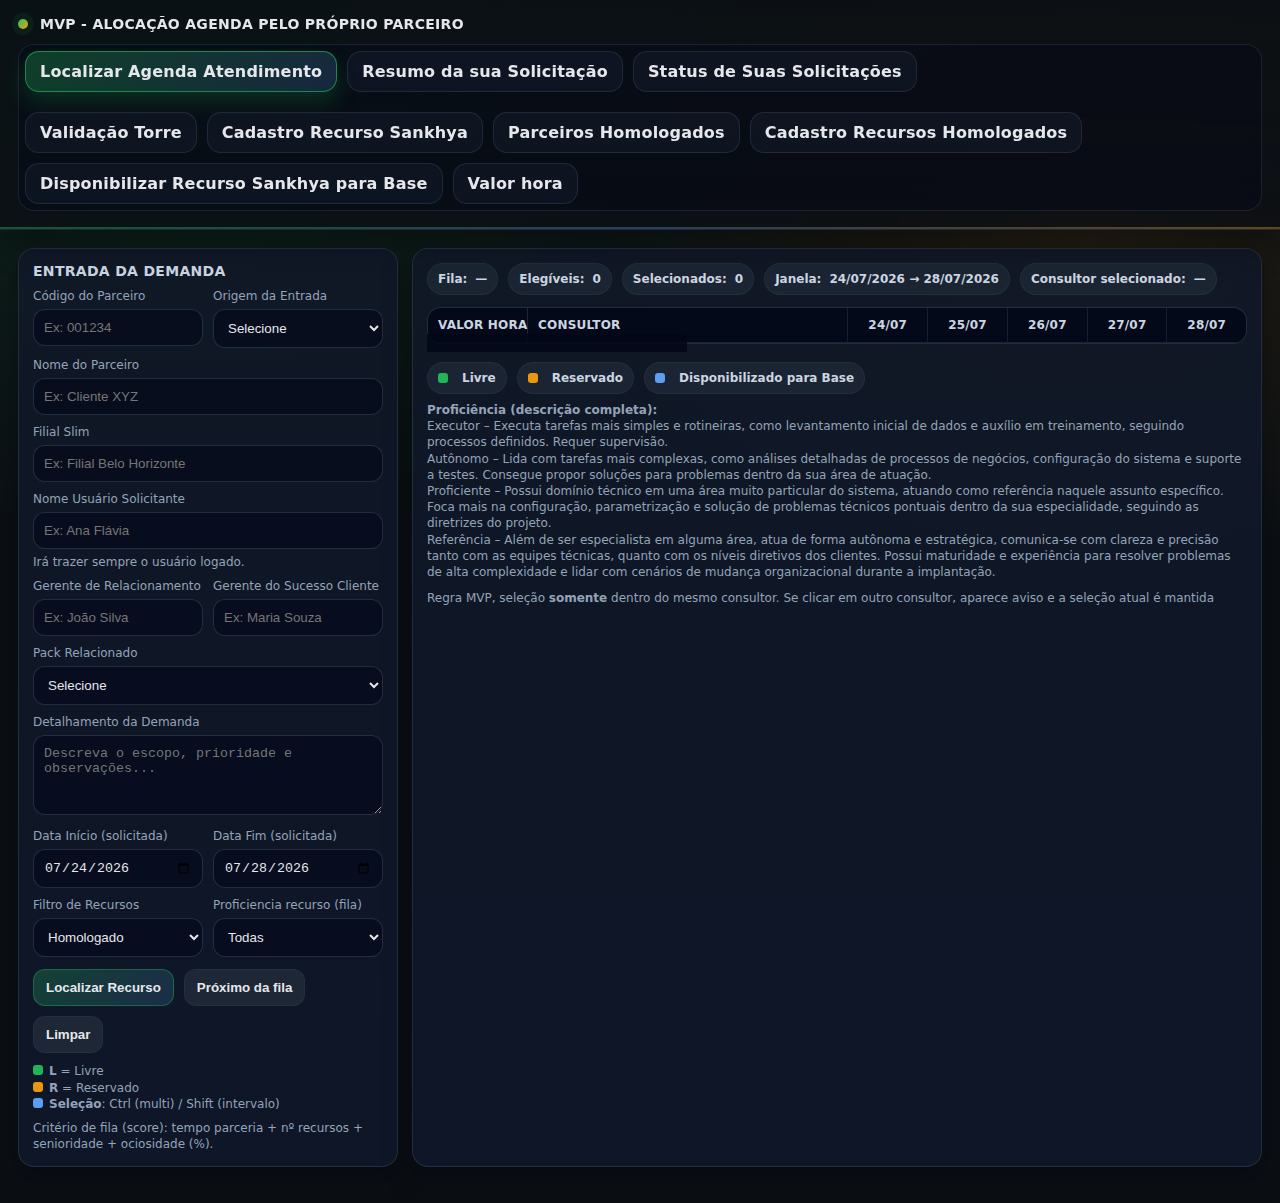
<file: MVP CLIENTE/MVP - Solicitação Agenda Recurso pelo Cliente  V_1.html>
﻿<!doctype html>
<html lang="pt-BR">
<head>
  <meta charset="utf-8" />
  <meta name="viewport" content="width=device-width,initial-scale=1" />
  <title>MVP - Alocação Agenda pelo Próprio Parceiro</title>
  <style>
    :root{
      --bg:#0b0f14;
      --panel:#111827;
      --panel2:#0f172a;
      --text:#e5e7eb;
      --muted:#94a3b8;
      --border:#263244;

      --green:#22c55e;
      --orange:#f59e0b;
      --red:#ef4444;
      --blue:#60a5fa;

      --chip:#1f2937;
      --shadow: 0 10px 30px rgba(0,0,0,.35);
      --radius:16px;
    }
    *{box-sizing:border-box}
    body{
      margin:0;
      font-family: ui-sans-serif, system-ui, -apple-system, Segoe UI, Roboto, Arial;
      background: radial-gradient(1200px 700px at 15% 10%, rgba(34,197,94,.12), transparent 60%),
                  radial-gradient(900px 600px at 85% 20%, rgba(245,158,11,.10), transparent 55%),
                  var(--bg);
      color:var(--text);
    }
    header{
      position:sticky; top:0;
      z-index:8;
      background:
        linear-gradient(180deg, rgba(11,15,20,.95), rgba(11,15,20,.80)),
        radial-gradient(120% 120% at 10% 0%, rgba(34,197,94,.18), transparent 60%),
        radial-gradient(120% 120% at 90% 0%, rgba(245,158,11,.16), transparent 60%);
      backdrop-filter: blur(14px);
      border-bottom:1px solid rgba(38,50,68,.75);
      box-shadow: 0 12px 30px rgba(0,0,0,.35);
    }
    header:after{
      content:"";
      display:block;
      height:2px;
      background: linear-gradient(90deg, rgba(34,197,94,.55), rgba(96,165,250,.45), rgba(245,158,11,.55));
      opacity:.7;
    }
    .wrap{max-width:none;width:100%;margin:0 auto;padding:16px 18px}
    .topbar{
      display:flex;
      align-items:flex-start;
      justify-content:space-between;
      gap:12px;
      flex-wrap:wrap;
    }
    .brand{
      display:flex;
      align-items:center;
      gap:12px;
      font-weight:800;
      letter-spacing:.3px;
      text-transform:uppercase;
      font-size:14px;
    }
    .dot{
      width:10px;height:10px;border-radius:50%;
      background: linear-gradient(135deg, var(--green), var(--orange));
      box-shadow: 0 0 0 6px rgba(34,197,94,.08);
    }
    .tabs{
      display:flex;
      gap:10px;
      flex-wrap:wrap;
      align-items:center;
      padding:6px;
      border:1px solid rgba(38,50,68,.6);
      background: rgba(2,6,23,.35);
      border-radius:16px;
    }
    .tab{
      padding:10px 14px;
      border:1px solid rgba(38,50,68,.75);
      background: rgba(17,24,39,.7);
      color:var(--text);
      border-radius:14px;
      cursor:pointer;
      user-select:none;
      font-weight:700;
      letter-spacing:.2px;
      transition: transform .12s ease, box-shadow .12s ease, background .12s ease, border-color .12s ease;
    }
    .tab-break{flex-basis:100%;height:0}
    .tab:hover{transform: translateY(-1px); box-shadow: 0 6px 18px rgba(0,0,0,.25)}
    .tab.active{
      background: linear-gradient(135deg, rgba(34,197,94,.28), rgba(96,165,250,.18));
      border-color: rgba(34,197,94,.6);
      box-shadow: 0 10px 22px rgba(34,197,94,.18);
    }

    main .wrap{padding-top:18px;padding-bottom:36px}

    .grid{display:grid;grid-template-columns: 380px 1fr;gap:14px}
    .card{
      background: linear-gradient(180deg, rgba(17,24,39,.92), rgba(15,23,42,.92));
      border:1px solid rgba(38,50,68,.85);
      border-radius: var(--radius);
      box-shadow: var(--shadow);
    }
    .card h2, .card h3{
      margin:0 0 10px 0;
      font-size:14px;
      letter-spacing:.3px;
      text-transform:uppercase;
      color:#cbd5e1;
    }
    .card .content{padding:14px}
    .row{display:flex;gap:10px}
    .row > *{flex:1}
    .inline-input{display:flex;gap:8px;align-items:center}
    .inline-input > input{flex:1}
    .inline-input > button{white-space:nowrap}

    label{display:block;font-size:12px;color:var(--muted);margin:0 0 6px 0}
    input, select, textarea{
      width:100%;
      padding:10px 10px;
      border-radius:12px;
      border:1px solid rgba(38,50,68,.9);
      background: rgba(2,6,23,.55);
      color:var(--text);
      outline:none;
    }
    textarea{min-height:80px;resize:vertical}
    input:focus, select:focus, textarea:focus{
      border-color: rgba(96,165,250,.65);
      box-shadow: 0 0 0 4px rgba(96,165,250,.12);
    }

    .actions{display:flex;gap:10px;flex-wrap:wrap;margin-top:12px}
    .actions.tight{gap:6px}
    .btn-sm{
      padding:6px 8px;
      border-radius:10px;
      font-weight:700;
      font-size:12px;
    }
    button{
      border:none;
      padding:10px 12px;
      border-radius:12px;
      background: rgba(31,41,55,.9);
      color:var(--text);
      cursor:pointer;
      font-weight:700;
      border:1px solid rgba(38,50,68,.85);
    }
    button.primary{
      background: linear-gradient(135deg, rgba(34,197,94,.25), rgba(96,165,250,.16));
      border-color: rgba(34,197,94,.35);
    }
    button.warn{
      background: linear-gradient(135deg, rgba(245,158,11,.25), rgba(239,68,68,.10));
      border-color: rgba(245,158,11,.35);
    }
    button.danger{
      background: rgba(239,68,68,.12);
      border-color: rgba(239,68,68,.35);
    }
    button:disabled{opacity:.45;cursor:not-allowed}

    .hint{margin-top:10px;font-size:12px;color:var(--muted);line-height:1.35}

    .toolbar{
      display:flex;gap:10px;flex-wrap:wrap;align-items:flex-end;
      margin-bottom:10px;
    }
    .chip{
      display:inline-flex;align-items:center;gap:8px;
      padding:8px 10px;border-radius:999px;
      background: rgba(31,41,55,.75);
      border:1px solid rgba(38,50,68,.7);
      color:#cbd5e1;
      font-size:12px;
      font-weight:700;
      white-space:nowrap;
    }
    .legend{display:flex;gap:10px;flex-wrap:wrap;margin:8px 0 0 0}
    .sw{display:inline-block;width:10px;height:10px;border-radius:3px;margin-right:6px}
    .sw.green{background:rgba(34,197,94,.9)}
    .sw.orange{background:rgba(245,158,11,.95)}
    .sw.sel{background:rgba(96,165,250,.95)}

    table{
      width:100%;
      border-collapse:separate;
      border-spacing:0;
      overflow:hidden;
      border-radius:14px;
      border:1px solid rgba(38,50,68,.85);
    }
    th, td{
      padding:10px 10px;
      border-bottom:1px solid rgba(38,50,68,.65);
      vertical-align:top;
      font-size:13px;
    }
    th{
      text-align:left;
      background: rgba(2,6,23,.45);
      color:#cbd5e1;
      font-size:12px;
      text-transform:uppercase;
      letter-spacing:.3px;
    }
    tr:last-child td{border-bottom:none}

    .meta{display:flex;flex-direction:column;gap:4px}
    .sub{font-size:12px;color:var(--muted)}
    .tag{
      display:inline-flex;align-items:center;
      padding:4px 8px;border-radius:999px;
      border:1px solid rgba(38,50,68,.7);
      background: rgba(15,23,42,.6);
      font-size:12px;color:#dbeafe;font-weight:700
    }

    .slots-wrap{overflow-x:auto}
    .slots{
      display:flex;
      gap:6px;
      width:max-content;
      padding-bottom:2px;
    }
    .slot{
      border-radius:12px;
      padding:6px 6px;
      border:1px solid rgba(38,50,68,.7);
      background: rgba(2,6,23,.35);
      user-select:none;
      cursor:pointer;
      text-align:center;
      font-weight:800;
      font-size:11px;
      line-height:1.1;
    }
    .slot .d{display:block;font-size:10px;color:#cbd5e1;font-weight:800}
    .slot .p{display:block;font-size:10px;color:var(--muted);font-weight:800;margin-top:2px}
    .slot.free{background: rgba(34,197,94,.18); border-color: rgba(34,197,94,.40)}
    .slot.reserved{background: rgba(245,158,11,.18); border-color: rgba(245,158,11,.45)}
    .slot.selected{outline: 3px solid rgba(96,165,250,.65); background: rgba(96,165,250,.16); border-color: rgba(96,165,250,.55)}
    .slot.disabled{opacity:.35; cursor:not-allowed}

    .modal-backdrop{
      position:fixed; inset:0;
      background: rgba(11,15,20,.75);
      display:none;
      align-items:center;
      justify-content:center;
      padding:18px;
      z-index:50;
    }
    .modal{
      width:min(920px, 100%);
      border-radius:18px;
      border:1px solid rgba(38,50,68,.9);
      background: linear-gradient(180deg, rgba(17,24,39,.96), rgba(15,23,42,.96));
      box-shadow: 0 24px 70px rgba(0,0,0,.5);
      overflow:hidden;
      max-height:90vh;
      display:flex;
      flex-direction:column;
    }
    .modal .hd{
      padding:14px 14px;
      border-bottom:1px solid rgba(38,50,68,.7);
      display:flex;align-items:center;justify-content:space-between;gap:10px;
      background: rgba(2,6,23,.45);
    }
    .modal .hd strong{letter-spacing:.2px}
    .modal .bd{padding:14px; overflow:auto}
    .modal .ft{
      padding:14px;
      border-top:1px solid rgba(38,50,68,.7);
      display:flex;gap:10px;justify-content:flex-end;flex-wrap:wrap;
      background: rgba(2,6,23,.35);
    }
    .kpi{display:flex;gap:10px;flex-wrap:wrap;margin-top:10px}
    .kpi .chip{font-weight:800}
    .muted{color:var(--muted)}
    .small{font-size:12px}
    .hidden{display:none !important}
    .split{display:grid;grid-template-columns: 1fr 1fr; gap:12px}

    /* TOAST */
    .toast{
      position:fixed;
      right:18px;
      bottom:18px;
      width:min(420px, calc(100% - 36px));
      padding:12px 12px;
      border-radius:14px;
      border:1px solid rgba(38,50,68,.9);
      background: linear-gradient(180deg, rgba(17,24,39,.92), rgba(15,23,42,.92));
      box-shadow: 0 18px 55px rgba(0,0,0,.5);
      z-index:60;
      display:none;
    }
    .toast .ttl{font-weight:900;letter-spacing:.2px}
    .toast .msg{margin-top:4px;color:#cbd5e1;font-size:13px;line-height:1.3}
    .toast.warn{border-color: rgba(245,158,11,.55)}
    .toast.info{border-color: rgba(96,165,250,.55)}
    .toast .bar{
      height:3px;border-radius:999px;margin-top:10px;
      background: rgba(96,165,250,.55);
      width:100%;
      transform-origin:left;
      transform: scaleX(1);
    }
    .warn-text{color:var(--orange); font-weight:700}
    .tag-origem{
      display:inline-flex;
      align-items:center;
      gap:6px;
      padding:2px 8px;
      border-radius:999px;
      background: rgba(239,68,68,.15);
      border:1px solid rgba(239,68,68,.45);
      color:#fecaca;
      font-weight:900;
      text-transform:uppercase;
      letter-spacing:.4px;
      font-size:10px;
      margin-left:6px;
    }

    @media (max-width: 980px){
      .grid{grid-template-columns: 1fr}
      .split{grid-template-columns: 1fr}
    }
      /* ===== Agenda (modelo MPV) – visual padrão (print) ===== */
      .agendaWrap{
        --left-col:260px;
        overflow-x:auto;
        overflow-y:hidden;
        max-width:100%;
        position:relative;
        padding-bottom:8px;
      }
      .scroll-mask{
        position:absolute;
        left:0;
        bottom:0;
        width:var(--left-col);
        height:18px;
        background: rgba(2,6,23,.82);
        pointer-events:none;
        z-index:5;
      }

    /* grade com linhas sutis, como no padrão do MPV */
    #agendaTable{
        background: rgba(2,6,23,.25);
        width:max-content;
        min-width:100%;
      }
    #agendaTable th, #agendaTable td{
        white-space:nowrap;
        text-align:center;
        border-right:1px solid rgba(38,50,68,.55);
      }
    #agendaTable tr > *:last-child{border-right:none}

    #agendaTable thead th{
        position:sticky; top:0; z-index:3;
        background: rgba(2,6,23,.72);
        font-weight:900;
        letter-spacing:.2px;
      }
    #agendaTable th:first-child, #agendaTable td:first-child{
      position:sticky; left:0; z-index:4;
      background: rgba(2,6,23,.82);
      text-align:left;
      min-width:100px;
      width:100px;
      max-width:100px;
      border-right:1px solid rgba(38,50,68,.7);
    }
    #agendaTable th:nth-child(2), #agendaTable td:nth-child(2){
      text-align:left;
    }

    .agCell{
      display:grid;
      gap:6px;
      min-width:90px;
      padding:2px 0;
    }

    /* chips em formato “pílula” (Manhã/Tarde + L/R) */
    .aChip{
      padding:6px 10px;
      border-radius:999px;
      font-weight:900;
      font-size:11px;
      border:1px solid rgba(38,50,68,.75);
      user-select:none;
      display:flex;
      justify-content:center;
      gap:8px;
      align-items:center;
      background: rgba(2,6,23,.35);
      box-shadow: inset 0 0 0 1px rgba(255,255,255,.03);
    }
    .aChip span{display:inline-block}
    .aChip small{font-weight:1000; opacity:.95; font-size:10px}

    .aChip.L{
      background: rgba(34,197,94,.22);
      border-color: rgba(34,197,94,.65);
      cursor:pointer;
    }
    .aChip.L:hover{filter:brightness(1.07)}

    .aChip.R{
      background: rgba(245,158,11,.22);
      border-color: rgba(245,158,11,.70);
      cursor:not-allowed;
      opacity:.92;
    }
    .aChip.DB{
      background: rgba(14,165,233,.22);
      border-color: rgba(14,165,233,.85);
      cursor:pointer;
      opacity:.95;
    }
    .aChip.DB:hover{filter:brightness(1.07)}

    .aChip.sel{
      outline: 3px solid rgba(96,165,250,.65);
      border-color: rgba(96,165,250,.62);
      background: rgba(96,165,250,.16);
    }
    .multiBar{
      position:sticky;
      top:0;
      z-index:6;
      margin-top:10px;
      padding:10px 12px;
      border:1px solid rgba(38,50,68,.85);
      background: rgba(17,24,39,.92);
      backdrop-filter: blur(10px);
      border-radius:14px;
      display:none;
      align-items:center;
      justify-content:space-between;
      gap:10px;
    }
    .multiBar.show{display:flex}
    .multiBar .left{display:flex; gap:10px; align-items:center; flex-wrap:wrap}

/* ===== Modal MPV (Reservar agenda) ===== */
.modalBack{position:fixed;inset:0;background:rgba(11,15,20,.75);display:none;align-items:center;justify-content:center;z-index:9999;padding:16px}
.modalBack.show{display:flex}
.modalBack .modal{
  width:min(820px,96vw);
  background: linear-gradient(180deg, rgba(17,24,39,.96), rgba(15,23,42,.96));
  border:1px solid rgba(38,50,68,.9);
  border-radius:14px;
  box-shadow:0 22px 70px rgba(0,0,0,.45);
  overflow:hidden;
  color:var(--text);
}
.modalBack .head{display:flex;align-items:center;justify-content:space-between;padding:14px 16px;border-bottom:1px solid rgba(38,50,68,.7);background: rgba(2,6,23,.45)}
.modalBack .body{padding:14px 16px}
.modalBack .foot{display:flex;justify-content:flex-end;gap:10px;padding:12px 16px;border-top:1px solid rgba(38,50,68,.7);background: rgba(2,6,23,.35)}
.modalBack .row{display:flex;gap:14px;align-items:flex-start}
.modalBack label{display:block;margin-top:10px;margin-bottom:6px;font-weight:700}
.modalBack select,.modalBack textarea{
  width:100%;
  background: rgba(2,6,23,.55);
  color:var(--text);
  border:1px solid rgba(38,50,68,.9);
  border-radius:12px;
  padding:10px 10px;
}
.modalBack .btnRow{display:flex;gap:10px;margin-top:12px}
    .modalBack .rowItem{display:flex;justify-content:space-between;gap:10px;padding:8px 10px;border:1px solid rgba(0,0,0,.08);border-radius:10px;margin-top:6px}
    .swap-option{
      display:flex;
      flex-direction:column;
      gap:4px;
      padding:8px 10px;
      border:1px solid rgba(38,50,68,.7);
      border-radius:12px;
      background: rgba(2,6,23,.35);
      cursor:pointer;
    }
    .swap-option:hover{filter:brightness(1.06)}
    .swap-option .t1{font-weight:800}
    .swap-option .t2{font-size:12px;color:var(--muted)}
    .swap-option .pill{
      display:inline-flex;align-items:center;gap:6px;
      padding:2px 6px;border-radius:999px;
      border:1px solid rgba(38,50,68,.7);
      background: rgba(15,23,42,.6);
      font-size:11px;font-weight:700;color:#dbeafe;
    }
    .swap-bd h3{margin:0 0 8px 0}
    .swap-col{
      border:1px solid rgba(38,50,68,.7);
      border-radius:14px;
      padding:12px;
      background: rgba(2,6,23,.25);
    }
    .swap-split{gap:14px}
    .swap-options{display:grid;gap:8px}
.terceiros-list{display:grid;gap:12px;margin-top:10px}
.terceiro-card{border:1px solid rgba(38,50,68,.7);border-radius:14px;padding:12px;background: rgba(2,6,23,.35)}
.terceiro-top{display:flex;align-items:flex-start;justify-content:space-between;gap:10px;flex-wrap:wrap}
.terceiro-name{font-weight:800}
.terceiro-sub{color:var(--muted);font-size:12px}
.terceiro-meta{display:flex;flex-wrap:wrap;gap:8px;margin-top:8px}
.meta-pill{padding:6px 8px;border-radius:10px;background: rgba(30,41,59,.6);border:1px solid rgba(38,50,68,.7);font-size:11px}
.pack-list{display:flex;flex-wrap:wrap;gap:6px;margin-top:8px}
.pack-pill{padding:6px 8px;border-radius:10px;background: rgba(15,23,42,.7);border:1px solid rgba(38,50,68,.75);font-size:11px}
.pack-pill b{font-weight:800}
.terceiro-actions{display:flex;gap:8px;flex-wrap:wrap}
.terceiro-grid{display:grid;grid-template-columns: 320px 1fr;gap:14px;margin-top:10px}
.terceiro-pane{border:1px solid rgba(38,50,68,.7);border-radius:16px;padding:14px;background:
  radial-gradient(120% 140% at 10% 0%, rgba(34,197,94,.08), transparent 60%),
  rgba(2,6,23,.35)}
.terceiro-kicker{font-size:11px;text-transform:uppercase;letter-spacing:.3px;color:#cbd5e1;margin-bottom:6px}
.terceiro-pack-select{width:100%;min-height:220px}
.terceiro-selected{display:grid;gap:8px;margin-top:10px}
.terceiro-selected .rowItem{
  display:grid;
  grid-template-columns: 1fr 180px 90px;
  gap:10px;
  align-items:center;
  padding:8px 10px;
  border:1px solid rgba(38,50,68,.8);
  border-radius:12px;
  background: rgba(15,23,42,.55);
}
.terceiro-selected .rowItem button{justify-self:end}
.terceiro-help{font-size:12px;color:var(--muted);margin-top:8px}
.terceiro-flow{display:grid;grid-template-columns: 1fr;gap:10px}
.terceiro-badge{display:inline-flex;gap:6px;align-items:center;padding:4px 8px;border-radius:999px;background: rgba(96,165,250,.16);border:1px solid rgba(96,165,250,.35);font-size:11px;color:#dbeafe}
.terceiro-packs-toolbar{display:flex;gap:8px;align-items:center;flex-wrap:wrap;margin:8px 0 6px}
.terceiro-packs-toolbar input{flex:1;min-width:180px}
.terceiro-selected .rowItem > div:first-child{max-width:none}
@media (max-width: 900px){
  .terceiro-grid{grid-template-columns:1fr}
  .terceiro-selected .rowItem{grid-template-columns: 1fr}
  .terceiro-selected .rowItem button{justify-self:start}
}
.modalidadeRow{display:flex;gap:10px;flex-wrap:wrap;margin-top:6px}
.modalidadeOption{display:flex;gap:8px;align-items:center;border:1px solid rgba(0,0,0,.12);border-radius:12px;padding:8px 10px;cursor:pointer}
.modalidadeOption input{margin:0}

.valorHoraCell{
  background: linear-gradient(180deg, rgba(34,197,94,.12), rgba(15,23,42,.3));
  border-right:1px solid rgba(38,50,68,.6);
  width:100px;
  min-width:100px;
  max-width:100px;
  text-align:left;
  vertical-align:top;
  overflow:hidden;
}
.vh-wrap{
  display:flex;
  flex-direction:column;
  gap:3px;
  padding:6px 6px;
  border-radius:12px;
  background: rgba(2,6,23,.35);
  border:1px solid rgba(38,50,68,.6);
  align-items:flex-start;
  width:100%;
  max-width:100%;
}
.vh-label{
  font-size:10px;
  color:var(--muted);
  text-transform:uppercase;
  letter-spacing:.3px;
  white-space:nowrap;
  overflow:hidden;
  text-overflow:ellipsis;
}
.vh-value{
  font-weight:900;
  font-size:12px;
  color:#d1fae5;
  white-space:nowrap;
  overflow:hidden;
  text-overflow:ellipsis;
}
.consultorCell{
  text-align:left;
  vertical-align:top;
}

</style>
</head>
<body>
<header>
  <div class="wrap">
    <div class="topbar">
      <div class="brand"><span class="dot"></span> MVP - Alocação Agenda pelo Próprio Parceiro</div>
      <div class="tabs">
        <div class="tab active" data-tab="alocacao">Localizar Agenda Atendimento</div>
        <div class="tab" data-tab="resumo">Resumo da sua Solicitação</div>
        <div class="tab" data-tab="acompanhamento">Status de Suas Solicitações</div>
        <div class="tab-break"></div>
        <div class="tab" data-tab="validacao">Validação Torre</div>
        <div class="tab" data-tab="clt">Cadastro Recurso Sankhya</div>
        <div class="tab" data-tab="gestao">Parceiros Homologados</div>
        <div class="tab" data-tab="terceiros">Cadastro Recursos Homologados</div>
        <div class="tab" data-tab="clt-disponibilizar">Disponibilizar Recurso Sankhya para Base</div>
        <div class="tab" data-tab="valor-hora">Valor hora</div>
      </div>
    </div>
  </div>
</header>

<main>
  <div class="wrap">

    <section id="tab-alocacao">
      <div class="grid">

        <div class="card">
          <div class="content">
            <h2>Entrada da Demanda</h2>

            <div class="row">
              <div>
                <label>Código do Parceiro</label>
                <input id="inCodCliente" placeholder="Ex: 001234" />
              </div>
              <div>
                <label>Origem da Entrada</label>
                <select id="inOrigem">
                  <option value="">Selecione</option>
                  <option>Fila Unidade - OS</option>
                  <option>Contato Direto</option>
                  <option>Gestor / Torre</option>
                  <option>Comercial</option>
                  <option>CS / Suporte</option>
                  <option>Outro</option>
                </select>
              </div>
            </div>

            <div class="row hidden" id="osRow" style="margin-top:10px">
              <div>
                <label>Número da OS</label>
                <input id="inOS" inputmode="numeric" pattern="\\d*" placeholder="Ex: 12345" />
              </div>
            </div>

            <div style="margin-top:10px">
              <label>Nome do Parceiro</label>
              <input id="inNomeCliente" placeholder="Ex: Cliente XYZ" />
            </div>

            <div style="margin-top:10px">
              <label>Filial Slim</label>
              <input id="inFilial" placeholder="Ex: Filial Belo Horizonte" />
            </div>

            <div style="margin-top:10px">
                <label>Nome Usuário Solicitante</label>
              <input id="inAnalista" placeholder="Ex: Ana Flávia" />
              <div class="small muted" style="margin-top:6px">Irá trazer sempre o usuário logado.</div>
            </div>

            <div class="row" style="margin-top:10px">
              <div>
                <label>Gerente de Relacionamento</label>
                <input id="inGerRel" placeholder="Ex: João Silva" />
              </div>
              <div>
                <label>Gerente do Sucesso Cliente</label>
                <input id="inGerCS" placeholder="Ex: Maria Souza" />
              </div>
            </div>

            <div style="margin-top:10px">
              <label>Pack Relacionado</label>
              <select id="inPack">
                <option value="">Selecione</option>
                <option>5353 Análise de Crédito - Pack 4</option>
                <option>5324 Atacado / Distribuidor - Pack 1</option>
                <option>5325 Atacado / Distribuidor - Pack 2 / MDFe</option>
                <option>5309 Caixas e Bancos - Pack 1</option>
                <option>5337 Cálculo de Frete - Pack 1</option>
                <option>5356 Central de Certificação</option>
                <option>5283 Compras - Pack 1</option>
                <option>5285 Compras - Pack 3 / MD-e/DF-e</option>
                <option>5729 Compras - Pack 5 / Gestão de Verbas</option>
                <option>5354 Conciliação Bancária Automática OFX - Pack 2.1</option>
                <option>5310 Conciliação Cartões de Crédito/Débito - Pack 2</option>
                <option>5377 Contabilidade</option>
                <option>5376 Contabilização</option>
                <option>5378 Controle Patrimonial - Pack 4</option>
                <option>5284 Cotação - Pack 2</option>
                <option>5388 Dashboard (Editor de Dashboard) - Pack 4</option>
                <option>5292 Estocagem - Pack 1</option>
                <option>5316 Fiscal - Pack 1 / Livro e SPED Fiscal</option>
                <option>5317 Fiscal - Pack 2 / SPED Contribuições</option>
                <option>5318 Fiscal - Pack 3 / EFD Reinf</option>
                <option>5381 Folha - Pack 2 (Pessoal +)</option>
                <option>5382 Folha - Pack 3 (Gestão Pessoas +)</option>
                <option>5383 Folha - Pack 4 (Pessoas + App)</option>
                <option>5540 Folha - Pack 8</option>
              </select>
            </div>

            <div style="margin-top:10px">
              <label>Detalhamento da Demanda</label>
              <textarea id="inDetalhe" placeholder="Descreva o escopo, prioridade e observações..."></textarea>
            </div>

            <div class="row" style="margin-top:10px">
              <div>
                <label>Data Início (solicitada)</label>
                <input id="inDtIni" type="date" />
              </div>
              <div>
                <label>Data Fim (solicitada)</label>
                <input id="inDtFim" type="date" />
              </div>
            </div>

            <div class="row" style="margin-top:10px">
              <div>
                <label>Filtro de Recursos</label>
                <select id="inFiltroTipo">
                  <option value="TERCEIRO">Homologado</option>
                  <option value="TERCEIRO_CLT">Homologado + Recursos Sankhya</option>
                </select>
              </div>
              <div>
                <label>Proficiencia recurso (fila)</label>
                <select id="inFiltroSenioridade">
                  <option value="ALL">Todas</option>
                  <option value="Executor">Executor</option>
                  <option value="Autônomo">Autônomo</option>
                  <option value="Proficiente">Proficiente</option>
                  <option value="Referencia">Referencia</option>
                </select>
              </div>
            </div>

            <div class="actions">
              <button class="primary" id="btnGerarFila">Localizar Recurso</button>
              <button id="btnProximoFila">Próximo da fila</button>
              <button id="btnLimpar">Limpar</button>
            </div>

            <div id="priorityHint" class="hint" style="display:none; color:#f59e0b; font-weight:800">
              Existem recursos com prioridade (CLT DB ou Terceiro Presencial) para esta janela.
            </div>

            <div class="hint">
              <div><span class="sw green"></span><b>L</b> = Livre</div>
              <div><span class="sw orange"></span><b>R</b> = Reservado</div>
              <div><span class="sw sel"></span><b>Seleção</b>: Ctrl (multi) / Shift (intervalo)</div>
              <div class="muted" style="margin-top:8px">
                Critério de fila (score): tempo parceria + nº recursos + senioridade + ociosidade (%).
              </div>
            </div>
          </div>
        </div>

        <div class="card">
          <div class="content">
            <div class="toolbar">
              <div class="chip">Fila: <span id="kFila">0</span></div>
              <div class="chip">Elegíveis: <span id="pillCount">0</span></div>
              <div class="chip">Selecionados: <span id="kSel">0</span></div>
              <div class="chip">Janela: <span id="kJanela">—</span></div>
              <div class="chip">Consultor selecionado: <span id="kCons">—</span></div>
            </div>

              <div class="multiBar" id="multiBar">
                <div class="left">
                  <button class="warn btn-sm" id="btnReservar" disabled>Reservar agendas selecionadas</button>
                  <span class="chip">Multi seleção: <span id="multiCount">0</span></span>
                  <span class="muted small" id="multiHint">Ctrl (multi) / Shift (intervalo) • mesma pessoa</span>
                </div>
                <div class="actions tight" style="margin:0">
                  <button class="btn-sm" id="btnLimparSel" disabled>Limpar</button>
                </div>
              </div>

            <div class="agendaWrap" style="margin-top:12px">
              <div class="scroll-mask"></div>
              <table id="agendaTable">
                  <thead>
                    <tr id="theadRow">
                      <th style="min-width:240px">Consultor</th>
                    </tr>
                  </thead>
                <tbody id="tbody"></tbody>
              </table>
            </div>

            <div class="legend" style="margin-top:10px">
              <div class="chip"><span class="sw green"></span>Livre</div>
              <div class="chip"><span class="sw orange"></span>Reservado</div>
              <div class="chip"><span class="sw sel"></span>Disponibilizado para Base</div>
            </div>
            <div class="hint" style="margin-top:8px">
              <div><b>Proficiência (descrição completa):</b></div>
              <div class="small muted">Executor – Executa tarefas mais simples e rotineiras, como levantamento inicial de dados e auxílio em treinamento, seguindo processos definidos. Requer supervisão.</div>
              <div class="small muted">Autônomo – Lida com tarefas mais complexas, como análises detalhadas de processos de negócios, configuração do sistema e suporte a testes. Consegue propor soluções para problemas dentro da sua área de atuação.</div>
              <div class="small muted">Proficiente – Possui domínio técnico em uma área muito particular do sistema, atuando como referência naquele assunto específico. Foca mais na configuração, parametrização e solução de problemas técnicos pontuais dentro da sua especialidade, seguindo as diretrizes do projeto.</div>
              <div class="small muted">Referência – Além de ser especialista em alguma área, atua de forma autônoma e estratégica, comunica-se com clareza e precisão tanto com as equipes técnicas, quanto com os níveis diretivos dos clientes. Possui maturidade e experiência para resolver problemas de alta complexidade e lidar com cenários de mudança organizacional durante a implantação.</div>
            </div>

            <div class="hint">
              Regra MVP, seleção <b>somente</b> dentro do mesmo consultor. Se clicar em outro consultor, aparece aviso e a seleção atual é mantida
            </div>
          </div>
        </div>

      </div>
    </section>

    <section id="tab-gestao" class="hidden">
      <div class="grid" style="grid-template-columns: 420px 1fr; margin-top:14px;">
        <div class="card">
          <div class="content">
            <h2>Cadastro – Parceiros Homologados (Prestadores)</h2>

            <div class="row">
              <div>
                <label>Código do Parceiro</label>
                <input id="hCodigo" placeholder="Ex: 90001" />
              </div>
              <div>
                <label>Nome do Parceiro</label>
                <input id="hNome" placeholder="Ex: Parceiro Alpha" />
              </div>
            </div>

            <div class="row" style="margin-top:10px">
              <div>
                <label>Gerente de Relacionamento</label>
                <input id="hGerRel" placeholder="Ex: João Silva" />
              </div>
              <div>
                <label>Gerente do Sucesso Cliente</label>
                <input id="hGerCS" placeholder="Ex: Maria Souza" />
              </div>
            </div>

            <div class="row" style="margin-top:10px">
              <div>
                <label>Nº de Recursos</label>
                <input id="hRecursos" type="number" min="0" value="5" />
              </div>
              <div>
                <label>Tempo de Parceria (meses)</label>
                <input id="hTempo" type="number" min="0" value="12" />
              </div>
            </div>

            <div style="margin-top:10px">
              <label>Data de início da parceria</label>
              <input id="hInicio" type="date" />
            </div>

            <div class="actions">
              <button class="primary" id="btnAddHomologado">Adicionar Parceiro</button>
              <button id="btnResetHomologados">Restaurar padrão</button>
            </div>
            <div class="hint" id="homologadoHint" style="display:none">
              Parceiro já cadastrado. Revise os dados e clique em <b>Salvar alterações</b>.
            </div>

            <div class="hint">
              O cadastro de homologados influencia o score da fila.
            </div>
          </div>
        </div>

        <div class="card">
          <div class="content">
            <h2>Parceiros homologados</h2>
            <div class="toolbar">
              <div class="chip">Ordem gerada: <span id="kOrdem">0</span></div>
              <button id="btnEditHomologados">Alterar Número recursos/Tempo/Data Início Parceria</button>
              <button class="primary" id="btnSaveHomologados" style="display:none">Salvar alterações</button>
            </div>
            <div class="actions" style="margin-top:10px">
              <button id="btnParamsOrdem">Cadastrar parâmetros da ordem</button>
              <button class="primary" id="btnGerarOrdem">Gerar Ordem da Fila</button>
            </div>
            <div style="overflow:auto">
              <table>
                <thead>
    <tr>
      <th>Ordem</th>
      <th>Código</th>
      <th>Parceiro</th>
      <th>Nº Recursos</th>
      <th>Tempo (meses)</th>
      <th>Início parceria</th>
      <th>Ger. Relacionamento</th>
      <th>Ger. Sucesso Cliente</th>
      <th style="width:120px">Ações</th>
    </tr>
                </thead>
                <tbody id="tbodyHomologados"></tbody>
              </table>
            </div>
          </div>
        </div>
      </div>

      <div class="grid" style="grid-template-columns: 420px 1fr;">
        <div class="card">
          <div class="content">
            <h2>Cadastro de Parceiros</h2>

            <div class="row">
              <div>
                <label>Código do Cliente</label>
                <input id="cCodigo" placeholder="Ex: 70784" />
              </div>
              <div>
                <label>Nome do Cliente</label>
                <input id="cNome" placeholder="Ex: DON LUCHESI & CO." />
              </div>
            </div>

            <div style="margin-top:10px">
              <label>Nome da Filial Slim</label>
              <input id="cFilial" placeholder="Ex: Filial Belo Horizonte" />
            </div>

            <div style="margin-top:10px">
              <label>Nome Analista Cliente</label>
              <input id="cAnalista" placeholder="Ex: Maria Silva" />
            </div>

            <div class="actions">
              <button class="primary" id="btnAddCliente">Adicionar Cliente</button>
              <button class="danger" id="btnClearLocal">Limpar dados locais</button>
            </div>
            <div class="hint">
              Este botão é apenas para MVP e não estará disponível em produção.
            </div>

            <div class="hint">
              Cadastro de clientes não influencia o score da fila.
            </div>
          </div>
        </div>

        <div class="card">
          <div class="content">
            <h2>Parceiros cadastrados</h2>
            <div style="overflow:auto">
              <table>
                <thead>
                  <tr>
                    <th>Código</th>
                    <th>Cliente</th>
                    <th>Filial Slim</th>
                    <th>Analista</th>
                  </tr>
                </thead>
                <tbody id="tbodyClientes"></tbody>
              </table>
            </div>
          </div>
        </div>
      </div>
    </section>

    <section id="tab-terceiros" class="hidden">
      <div class="grid" style="grid-template-columns: 420px 1fr; margin-top:14px;">
        <div class="card">
          <div class="content">
            <h2>Cadastro – Recurso Terceiros</h2>

            <div class="row">
              <div>
                <label>Empresa/Parceiro</label>
                <input id="tEmpresa" placeholder="Ex: Parceiro Alpha" />
              </div>
              <div>
                <label>Código do Parceiro</label>
                <input id="tCodigo" placeholder="Ex: 90001" />
              </div>
            </div>

            <div class="row" style="margin-top:10px">
              <div>
                <label>Nome do Recurso</label>
                <input id="tNome" placeholder="Ex: Joana Silva" />
              </div>
              <div>
                <label>Função</label>
                <input id="tFuncao" placeholder="Ex: Analista Base" />
              </div>
            </div>

            <div class="row" style="margin-top:10px">
              <div>
                <label>Senioridade</label>
                <select id="tSenioridade">
                  <option value="">Selecione</option>
                  <option>Junior</option>
                  <option>Pleno</option>
                  <option>Senior</option>
                  <option>Especialista</option>
                </select>
              </div>
              <div>
                <label>Modalidade</label>
                <select id="tModalidade">
                  <option value="">Selecione</option>
                  <option>PJ</option>
                  <option>CLT</option>
                  <option>Alocação por projeto</option>
                  <option>Banco de horas</option>
                </select>
              </div>
            </div>

            <div class="row" style="margin-top:10px">
              <div>
                <label>E-mail</label>
                <input id="tEmail" type="email" placeholder="Ex: joana@parceiro.com" />
              </div>
              <div>
                <label>Telefone</label>
                <input id="tTelefone" placeholder="Ex: (11) 98888-7777" />
              </div>
            </div>

            <div class="row" style="margin-top:10px">
              <div>
                <label>Disponível a partir</label>
                <input id="tDisponivel" type="date" />
              </div>
              <div>
                <label>Carga semanal (h)</label>
                <input id="tCarga" type="number" min="0" value="40" />
              </div>
            </div>

            <div class="row" style="margin-top:10px">
              <div>
                <label>Presencial</label>
                <label class="chip" style="display:inline-flex;align-items:center;gap:6px;cursor:pointer">
                  <input id="tPresencial" type="checkbox" style="margin:0" />
                  <span>Recurso presencial</span>
                </label>
              </div>
              <div class="hidden" id="tFilialRow">
                <label>Filial SLIM</label>
                <select id="tFilialSlim">
                  <option value="">Selecione</option>
                  <option>Filial Belo Horizonte</option>
                  <option>Filial Espirito Santo</option>
                  <option>Filial Brasil Central</option>
                  <option>Filial Porto Alegre</option>
                  <option>Filial Campinas</option>
                  <option>Filial São Paulo</option>
                  <option>Filial Triangulo Mineiro/Virtual</option>
                </select>
              </div>
            </div>

            <div style="margin-top:10px">
              <label>Observações</label>
              <textarea id="tObs" placeholder="Ex: certificações, restrições, etc."></textarea>
            </div>

            <div class="actions">
              <button class="primary" id="btnAddTerceiro">Adicionar Recurso</button>
              <button id="btnResetTerceiro">Limpar</button>
            </div>
            <div class="hint">
              Cadastro de recursos terceiros para composição da demanda.
            </div>
          </div>
        </div>

        <div class="card">
          <div class="content">
            <h2>Recursos cadastrados</h2>
            <div class="toolbar">
              <div class="chip">Total: <span id="terceirosCount">0</span></div>
            </div>
            <div id="terceirosList" class="terceiros-list"></div>
          </div>
        </div>
      </div>
    </section>


    <section id="tab-clt" class="hidden">
      <div class="grid" style="grid-template-columns: 420px 1fr; margin-top:14px;">
        <div class="card">
          <div class="content">
            <h2>Cadastro – Recursos CLT</h2>

            <div class="row">
              <div>
                <label>Nome do Recurso</label>
                <input id="cltNome" placeholder="Ex: João Pereira" />
              </div>
              <div>
                <label>Cargo</label>
                <input id="cltCargo" placeholder="Ex: Analista Base" />
              </div>
            </div>

            <div class="row" style="margin-top:10px">
              <div>
                <label>Senioridade</label>
                <select id="cltSenioridade">
                  <option value="">Selecione</option>
                  <option>Junior</option>
                  <option>Pleno</option>
                  <option>Senior</option>
                  <option>Especialista</option>
                </select>
              </div>
              <div>
                <label>Gestor</label>
                <input id="cltGestor" placeholder="Ex: Carla Souza" />
              </div>
            </div>

            <div class="row" style="margin-top:10px">
              <div>
                <label>E-mail</label>
                <input id="cltEmail" type="email" placeholder="Ex: joao@empresa.com" />
              </div>
              <div>
                <label>Telefone</label>
                <input id="cltTelefone" placeholder="Ex: (11) 98888-7777" />
              </div>
            </div>

            <div class="row" style="margin-top:10px">
              <div>
                <label>Disponível a partir</label>
                <input id="cltDisponivel" type="date" />
              </div>
            </div>

            <div style="margin-top:10px">
              <label>Observações</label>
              <textarea id="cltObs" placeholder="Ex: certificações, restrições, etc."></textarea>
            </div>

            <div class="actions">
              <button class="primary" id="btnAddClt">Adicionar Recurso</button>
              <button id="btnResetClt">Limpar</button>
            </div>
            <div class="hint">
              Cadastro de recursos CLT para composição da demanda.
            </div>
          </div>
        </div>

        <div class="card">
          <div class="content">
            <h2>Recursos CLT cadastrados</h2>
            <div class="toolbar">
              <div class="chip">Total: <span id="cltCount">0</span></div>
            </div>
            <div id="cltList" class="terceiros-list"></div>
          </div>
        </div>
      </div>
    </section>

    <section id="tab-clt-disponibilizar" class="hidden">
      <div class="grid" style="grid-template-columns: 420px 1fr; margin-top:14px;">
        <div class="card">
          <div class="content">
            <h2>Disponibilizar Recursos CLT para Base</h2>

            <div class="row">
              <div>
                <label>Buscar recurso CLT</label>
                <input id="cltBuscaNome" placeholder="Nome do recurso" />
              </div>
            </div>

            <div class="row" style="margin-top:10px">
              <div>
                <label>Data inicial</label>
                <input id="cltDtIni" type="date" />
              </div>
              <div>
                <label>Data final</label>
                <input id="cltDtFim" type="date" />
              </div>
            </div>

            <div class="actions">
              <button class="primary" id="btnCltBuscar">Buscar agenda</button>
              <button id="btnCltLimpar">Limpar</button>
            </div>

            <div class="hint">
              Selecione o recurso CLT e reserve a agenda (multi-seleção com Ctrl/Shift).
            </div>
          </div>
        </div>

        <div class="card">
          <div class="content">
            <h2>Agenda CLT</h2>
            <div class="toolbar">
              <div class="chip">Janela: <span id="cltKJanela">—</span></div>
              <div class="chip">Selecionado: <span id="cltKCons">—</span></div>
              <div class="chip">Seleção: <span id="cltSelCount">0</span></div>
              <div class="chip">DB Selecionados: <span id="cltLbCount">0</span></div>
              <div class="chip">Recursos: <span id="cltPillCount">0</span></div>
            </div>
            <div class="actions" style="margin-top:8px">
              <button class="warn btn-sm" id="btnReservarClt" disabled>Disponibilizar agendas selecionadas</button>
              <button class="btn-sm" id="btnLimparSelClt" disabled>Limpar</button>
              <button class="danger btn-sm" id="btnRemoveLbClt" disabled>Remover DB selecionados</button>
              <button class="btn-sm" id="btnClearLbClt" disabled>Limpar DB</button>
            </div>

            <div class="agendaWrap" style="margin-top:12px">
              <div class="scroll-mask"></div>
              <table id="agendaTableClt">
                <thead>
                  <tr id="theadRowClt">
                    <th style="min-width:240px">Recurso CLT</th>
                  </tr>
                </thead>
                <tbody id="tbodyClt"></tbody>
              </table>
            </div>

            <div class="legend" style="margin-top:10px">
              <div class="chip"><span class="sw green"></span>Livre</div>
              <div class="chip"><span class="sw orange"></span>Reservado</div>
              <div class="chip"><span class="sw sel"></span>Disponibilizado para Base</div>
            </div>
          </div>
        </div>
      </div>
    </section>

    <section id="tab-valor-hora" class="hidden">
      <div class="grid" style="grid-template-columns: 1fr; margin-top:14px;">
        <div class="card">
          <div class="content">
            <h2>Valor Hora por Proficiência</h2>
            <div class="hint" style="margin-top:6px">
              Lista dos níveis de proficiência (descrição longa) encontrados no cadastro de Terceiros e CLT. Informe o valor por hora (R$).
            </div>
            <div class="toolbar" style="margin-top:10px">
              <div class="chip">Proficiências: <span id="kValorHoraCount">0</span></div>
            </div>
            <div class="agendaWrap" style="margin-top:12px">
              <table>
                <thead>
                  <tr>
                    <th style="min-width:520px">Proficiência (descrição)</th>
                    <th style="min-width:180px">Valor Hora (R$)</th>
                  </tr>
                </thead>
                <tbody id="tbodyValorHora"></tbody>
              </table>
            </div>
            <div class="hint" id="valorHoraEmpty" style="display:none;margin-top:8px">
              Nenhuma proficiência encontrada no cadastro de recursos.
            </div>
          </div>
        </div>
      </div>
    </section>

    <section id="tab-resumo" class="hidden">
      <div class="grid" style="grid-template-columns: 420px 1fr; margin-top:14px;">
        <aside class="card">
          <div class="content">
            <h2>Resumo do Cronograma</h2>

            <div class="toolbar">
              <div class="chip">Reservas (turnos): <span id="kResTurnos">0</span></div>
              <div class="chip">Reservas (requisições): <span id="kResReq">0</span></div>
            </div>

            <div class="hint" style="margin-top:10px">
              Nesta aba você visualiza as reservas geradas na Agenda e pode seguir para a validação da Torre.
            </div>

            <div class="actions" style="margin-top:12px">
              <button class="primary" id="btnResumoIrValidacao" style="width:100%">Enviar para Validação da Torre →</button>
              <button id="btnResumoVoltar" style="min-width:240px">← Voltar para Alocação</button>
              <button class="danger" id="btnResumoLimpar" style="min-width:240px">Limpar reservas</button>
            </div>

            <div class="hint">
              *MVP:* “Remoto/Presencial” aparece como “—” neste protótipo (não está capturado no fluxo atual).
            </div>
          </div>
        </aside>

        <section class="card">
          <div class="content">
            <h2>Lista de reservas</h2>

            <div style="overflow:auto">
              <table>
                <thead>
                  <tr>
                    <th>SVR</th>
                    <th>Parceiro informado</th>
                    <th>Solicitação</th>
                    <th>OS</th>
                    <th>Pack</th>
                    <th>Detalhamento</th>
                    <th>Consultor</th>
                    <th>Parceiro homologado</th>
                    <th>Data início</th>
                    <th>Data fim</th>
                    <th>Período</th>
                    <th>Remoto/Presencial</th>
                    <th>Horas</th>
                    <th>Valor hora</th>
                    <th>Valor total</th>
                  </tr>
                </thead>
                <tbody id="tbodyResumo"></tbody>
              </table>
            </div>

            <div id="resumoEmpty" class="hint" style="display:none; margin-top:10px">
              Nenhuma reserva registrada ainda.
            </div>
          </div>
        </section>
      </div>
    </section>

    <section id="tab-validacao" class="hidden">
      <div class="card">
          <div class="content">
            <h2>Validação da Torre – Consultores</h2>

          <div class="toolbar">
            <div class="chip">Pendentes: <span id="kPend">0</span></div>
            <div class="chip">Aprovadas: <span id="kAp">0</span></div>
            <div class="chip">Reprovadas: <span id="kRep">0</span></div>
            <div class="chip">Taxa aprovação: <span id="kTaxa">—</span></div>
            <div class="chip">Tempo médio: <span id="kTempo">—</span></div>
            <div class="chip">
              Buscar SVR:
              <input id="validBuscaSvr" style="width:120px; margin-left:6px" placeholder="SVR-00001" />
            </div>
            <div class="chip">
              Status:
              <select id="validStatus" style="margin-left:6px">
                <option value="ALL">Todos</option>
                <option value="PENDENTE">Aguardando aprovação</option>
                <option value="APROVADA">Aprovadas</option>
                <option value="REPROVADA">Reprovadas</option>
                <option value="CANCELADA">Solicitação Cancelada</option>
                <option value="CANCELADA_FATURADA">Cancelada e Faturada</option>
              </select>
            </div>
          </div>

          <div style="margin-top:12px; overflow:auto">
            <table>
              <thead>
                <tr>
                  <th style="min-width:240px">Demanda</th>
                  <th style="min-width:180px">Consultor / Parceiro</th>
                  <th>Slots Reservados</th>
                  <th style="min-width:220px">Validação</th>
                </tr>
              </thead>
              <tbody id="tbodyValidacao"></tbody>
            </table>
          </div>

          <div class="hint">
            MVF: aprovar/reprovar muda status e mantém histórico local.
          </div>
        </div>
      </div>
    </section>

    <section id="tab-acompanhamento" class="hidden">
      <div class="card">
          <div class="content">
            <h2>Status de Suas Solicitações</h2>

            <div class="toolbar">
              <div class="chip">Aprovadas: <span id="kAcompAp">0</span></div>
              <div class="chip">Aguardando aprovação: <span id="kAcompPend">0</span></div>
              <div class="chip">Alterações da Torre: <span id="kAcompAlt">0</span></div>
              <div class="chip">
                Buscar SVR:
                <input id="acompBuscaSvr" style="width:120px; margin-left:6px" placeholder="SVR-00001" />
              </div>
              <div class="chip">
                Status:
                <select id="acompStatus" style="margin-left:6px">
                  <option value="ALL">Todos</option>
                  <option value="PENDENTE">Aguardando aprovação</option>
                  <option value="APROVADA">Aprovadas</option>
                  <option value="REPROVADA">Reprovadas</option>
                  <option value="CANCELADA">Solicitação Cancelada</option>
                  <option value="CANCELADA_FATURADA">Cancelada e Faturada</option>
                </select>
              </div>
            </div>

          <div style="margin-top:12px; overflow:auto">
            <table>
              <thead>
                <tr>
                  <th>SVR</th>
                  <th style="min-width:220px">Solicitação</th>
                  <th style="min-width:200px">Consultor</th>
                  <th style="min-width:160px">Data / Período</th>
                  <th>Status</th>
                  <th>Alterações da Torre</th>
                  <th>Observação</th>
                  <th>Ação</th>
                  <th>PDF confirmação</th>
                </tr>
              </thead>
              <tbody id="tbodyAcompanhamento"></tbody>
            </table>
          </div>
        </div>
      </div>
    </section>

  </div>
</main>

<div class="modal-backdrop" id="modalBackdrop" role="dialog" aria-modal="true">
  <div class="modal">
    <div class="hd">
      <strong>Confirmar Reserva de Agenda</strong>
      <button id="btnCloseModal">Fechar</button>
    </div>
    <div class="bd">
      <div class="split">
        <div>
          <h3>Demanda</h3>
          <div class="small muted" id="mDemanda"></div>

          <div class="kpi">
            <div class="chip">Cliente: <span id="mCliente"></span></div>
            <div class="chip">Pack: <span id="mPack"></span></div>
            <div class="chip">Origem: <span id="mOrigem"></span></div>
          </div>

          <div style="margin-top:12px">
            <label>Observação (opcional)</label>
            <textarea id="mObs" placeholder="Ex: priorizar encaixe até sexta, demanda de Base..."></textarea>
          </div>
        </div>

        <div>
          <h3>Reserva</h3>
          <div class="small muted">Consultor selecionado: <b id="mConsultor"></b></div>
          <div class="small muted">Parceiro: <b id="mParceiro"></b> • Senioridade: <b id="mSenior"></b></div>

          <div style="margin-top:12px">
            <label>Slots selecionados</label>
            <div id="mSlots" class="small" style="line-height:1.55"></div>
          </div>

          <div style="margin-top:12px" class="small muted">
            Ao confirmar, os slots viram <b>R</b> e a demanda entra em <b>Validação da Torre</b>.
          </div>
        </div>
      </div>
    </div>
    <div class="ft">
      <button id="btnCancelarModal">Cancelar</button>
      <button class="primary" id="btnConfirmarReserva">Confirmar Reserva</button>
    </div>
  </div>
</div>

<div class="modal-backdrop" id="orderBackdrop" role="dialog" aria-modal="true">
  <div class="modal">
    <div class="hd">
      <strong>Parâmetros da Ordem da Fila</strong>
      <button id="btnCloseOrder">Fechar</button>
    </div>
    <div class="bd">
      <div class="small muted">Regra atual (ordem de prioridade)</div>
      <div id="orderSummary" style="margin-top:8px"></div>

      <div style="margin-top:14px">
        <h3>Editar regra</h3>
        <div id="orderRules"></div>
        <div class="actions" style="margin-top:10px">
          <button id="btnAddRule">Incluir nova regra</button>
        </div>
      </div>
    </div>
    <div class="ft">
      <button id="btnCancelOrder">Cancelar</button>
      <button class="primary" id="btnSaveOrder">Salvar</button>
    </div>
  </div>
</div>

<div class="modal-backdrop" id="swapBackdrop" role="dialog" aria-modal="true">
  <div class="modal">
    <div class="hd">
      <strong>Trocar agenda</strong>
      <button id="btnCloseSwap">Fechar</button>
    </div>
    <div class="bd swap-bd">
      <div class="small muted" id="swapInfo"></div>

      <div class="split swap-split" style="margin-top:10px">
        <div class="swap-col">
          <h3>Mesmo consultor</h3>
          <input id="swapConsultorId" type="hidden" />
          <div>
            <label>Consultor</label>
            <input id="swapConsultor" placeholder="Ex: João Silva" />
          </div>
          <div style="margin-top:10px">
            <label>Nova data</label>
            <input id="swapData" type="date" />
          </div>
          <div style="margin-top:10px">
            <label>Novo período</label>
            <select id="swapPeriodo">
              <option value="Manhã">Manhã</option>
              <option value="Tarde">Tarde</option>
            </select>
          </div>
          <div class="hint" style="margin-top:10px">
            Troca mantendo o mesmo consultor.
          </div>
          <div style="margin-top:12px">
            <label>Observação da troca (obrigatória)</label>
            <textarea id="swapObs" placeholder="Descreva o motivo da troca..."></textarea>
          </div>
        </div>
        <div class="swap-col">
          <h3>Outros consultores (mesma data)</h3>
          <div class="small muted">Disponíveis (L) por ordem de parceiros homologados.</div>
          <div class="actions tight" style="margin-top:8px">
            <button class="btn-sm" id="btnSwapNext">Próximo da fila</button>
            <span class="chip">Ordem: <span id="swapOrderInfo">—</span></span>
          </div>
          <div id="swapOptions" class="swap-options" style="margin-top:10px"></div>
        </div>
      </div>
    </div>
    <div class="ft">
      <button id="btnCancelarSwap">Cancelar</button>
      <button class="primary" id="btnSalvarSwap">Salvar troca</button>
    </div>
  </div>
</div>

<div class="modal-backdrop" id="infoBackdrop" role="dialog" aria-modal="true">
  <div class="modal">
    <div class="hd">
      <strong>Aviso</strong>
      <button id="btnCloseInfo">Fechar</button>
    </div>
    <div class="bd">
      <div id="infoMessage" style="font-size:16px; line-height:1.5"></div>
    </div>
    <div class="ft">
      <button class="primary" id="btnOkInfo">OK</button>
    </div>
  </div>
</div>

<div class="modal-backdrop" id="terceiroBackdrop" role="dialog" aria-modal="true">
  <div class="modal">
    <div class="hd">
      <strong>Definir Proficiencia do Recurso</strong>
      <button id="btnCloseTerceiro">Fechar</button>
    </div>
    <div class="bd">
      <div class="small muted" id="terceiroInfo"></div>
      <div class="terceiro-grid">
        <div class="terceiro-pane">
          <div class="terceiro-kicker">Nível de execução</div>
          <div class="terceiro-flow">
            <div class="terceiro-badge">Etapa 1 • Escolha o nível</div>
            <label>Nível</label>
            <select id="tNivelModal"></select>
            <div class="terceiro-help">Ao selecionar packs, o nível escolhido será aplicado automaticamente. Para alterar um pack, remova e selecione novamente.</div>
          </div>
        </div>
        <div class="terceiro-pane">
          <div class="terceiro-kicker">Packs certificados</div>
          <div class="terceiro-flow">
            <div class="terceiro-badge">Etapa 2 • Selecione packs</div>
            <label>Selecione um ou mais packs</label>
            <select id="tPackModal" multiple class="terceiro-pack-select"></select>
            <div class="terceiro-help">Use Ctrl/Shift para multiseleção.</div>
            <div id="terceiroSelecionados" class="terceiro-selected"></div>
          </div>
        </div>
      </div>
    </div>
    <div class="ft">
      <button id="btnCancelarTerceiro">Cancelar</button>
      <button class="primary" id="btnSalvarTerceiro">Salvar</button>
    </div>
  </div>
</div>

<div class="modal-backdrop" id="cltReserveBackdrop" role="dialog" aria-modal="true">
  <div class="modal">
    <div class="hd">
      <strong>Disponibilizar Agenda CLT para Base</strong>
      <button id="btnCloseCltReserve">Fechar</button>
    </div>
    <div class="bd">
      <div class="small muted" id="cltReserveInfo"></div>
      <div style="margin-top:10px">
        <label>Slots selecionados</label>
        <div id="cltReserveSlots" class="small" style="line-height:1.6"></div>
      </div>
    </div>
    <div class="ft">
      <button id="btnCancelCltReserve">Cancelar</button>
      <button class="primary" id="btnConfirmCltReserve">Disponibilizar Agenda Base</button>
    </div>
  </div>
</div>

<div class="modal-backdrop" id="cltManageBackdrop" role="dialog" aria-modal="true">
  <div class="modal">
    <div class="hd">
      <strong>Disponibilizado para Base (DB)</strong>
      <button id="btnCloseCltManage">Fechar</button>
    </div>
    <div class="bd">
      <div class="small muted" id="cltManageInfo"></div>
      <div style="margin-top:10px">
        Deseja manter ou remover a disponibilização para Base deste slot?
      </div>
    </div>
    <div class="ft">
      <button id="btnKeepCltManage">Manter Disponibilização Base</button>
      <button class="danger" id="btnRemoveCltManage">Remover Disponibilização Base</button>
    </div>
  </div>
</div>

<div class="modal-backdrop" id="cancelBackdrop" role="dialog" aria-modal="true">
  <div class="modal">
    <div class="hd">
      <strong>Confirmar Cancelamento</strong>
      <button id="btnCloseCancel">Fechar</button>
    </div>
    <div class="bd">
      <div class="small muted" id="cancelMsg">Deseja confirmar o cancelamento?</div>
      <div class="small" id="cancelWarn" style="margin-top:8px; color:#f59e0b; font-weight:800; display:none">
        O prazo de cancelamento já passou. As horas serão faturadas conforme contrato.
      </div>
    </div>
    <div class="ft">
      <button id="btnCancelNo">Não</button>
      <button class="danger" id="btnCancelYes">Sim, cancelar</button>
    </div>
  </div>
</div>

<!-- TOAST -->
<div class="toast warn" id="toast">
  <div class="ttl" id="toastTtl">Aviso</div>
  <div class="msg" id="toastMsg">Mensagem</div>
  <div class="bar" id="toastBar"></div>
</div>

<script>
const DEFAULT_CLIENTS = [
  { code: "70764", name: "ANA FLÁVIA", analista: "ANA FLÁVIA" },
  { code: "70784", name: "DON LUCHESI & CO. Filial Slim Filial Belo Horizonte", analista: "ANA FLÁVIA" },
  { code: "28370", name: "VCEDU SERVICOS TECNOLOGICOS LTDA Filial Slim Filial Triangulo Mineiro" },
  { code: "29514", name: "COPLAST Filial Slim Filial Triangulo Mineiro" },
  { code: "20227", name: "BISCOITOS BARBIERI Filial Slim Filial Virtual" },
  { code: "1494", name: "DIMEX DO TRIANGULO LTDA Filial Slim Filial Belo Horizonte", analista: "ANA FLÁVIA" },
  { code: "65883", name: "LEONARDO RODRIGUES LOPES Filial Slim Filial Triangulo Mineiro" },
  { code: "7121", name: "AUTO PECAS QUIRINÓPOLIS Filial Slim Filial Triangulo Mineiro" },
  { code: "12582", name: "EXTRAFRUTI S A COMERCIO DE HORTIFRUTIGRA Filial Slim Filial Espirito Santo" },
  { code: "14841", name: "HUMAN DO BRASIL Filial Slim Filial Espirito Santo" },
  { code: "34439", name: "CERAMICA XINGU Filial Slim Filial Virtual" },
  { code: "01010", name: "EMPRESA TESTE Filial Slim Filial Campinas" },
  { code: "02020", name: "EMPRESA TESTE 2 Filial Slim Filial Brasil Central" },
  { code: "35141", name: "COAGRIL Filial Slim - Filial Brasil Central" },
  { code: "30932", name: "VEGAN DO BRASIL INDUSTRIA DE COSMETICOS Filial Slim - Filial Paulista" },
];

const DEFAULT_HOMOLOGADOS = [
  { name: "ALIBERTI CONSULTORIA TECNOLOGICA", resources: 5, months: 12 },
  { name: "BOLT CONSULTORIA E SERVIÇOS LTDA", resources: 21, months: 12 },
  { name: "BRAION SOLUCOES GERENCIAIS LTDA", resources: 12, months: 12 },
  { name: "DEV STUDIOS TECNOLOGIA", resources: 6, months: 12 },
  { name: "DHARA TECNOLOGIA", resources: 19, months: 12 },
  { name: "ENCODE GESTAO E TECNOLOGIA", resources: 4, months: 12 },
  { name: "HERO1 TECNOLOGIA E NEGOCIOS LTDA", resources: 8, months: 12 },
  { name: "PEC TECNOLOGIA LTDA", resources: 5, months: 12 },
  { name: "PWN SERVICOS EM TECNOLOGIA E SISTEMAS LTDA", resources: 8, months: 12 },
  { name: "ZAYA TECNOLOGIA LTDA", resources: 16, months: 12 },
  { name: "UDAYA", resources: 7, months: 12 },
  { name: "EVO NETWORK", resources: 7, months: 12 },
  { name: "ELSE SOLUCION", resources: 9, months: 12 },
  { name: "BHZ", resources: 10, months: 12 },
];

const DEFAULT_TERCEIROS = [
  {
    empresa: "ALIBERTI CONSULTORIA TECNOLOGICA",
    codigo: "90001",
    nome: "RIBEIRO SOUZA",
    funcao: "Analista Base",
    senioridade: "Pleno",
    modalidade: "PJ",
    email: "ribeiro@aliberti.com",
    telefone: "(31) 98888-0001",
    disponivel: "",
    carga: 40,
    presencial: true,
    filialSlim: "Filial Belo Horizonte",
    obs: "",
    packLevels: [
      { pack: "5353 Análise de Crédito - Pack 4", nivel: "Autônomo - Lida com tarefas mais complexas, como analises detalhadas de processos de negocios, configuração do sistema e suporte a testes. Consegue propor soluções para problemas dentro da sua área de atuação." },
      { pack: "5309 Caixas e Bancos - Pack 1", nivel: "Executor - Executa tarefas mais simples e rotineiras, como levantamento inicial de dados e auxilio em treinamento, seguindo processos definidos. Requer supervisão." }
    ]
  },
  {
    empresa: "BOLT CONSULTORIA E SERVIÇOS LTDA",
    codigo: "90002",
    nome: "JULIANA FERNANDES",
    funcao: "Especialista Fiscal",
    senioridade: "Senior",
    modalidade: "PJ",
    email: "juliana@bolt.com",
    telefone: "(11) 98888-0002",
    disponivel: "",
    carga: 40,
    presencial: false,
    filialSlim: "",
    obs: "",
    packLevels: [
      { pack: "5316 Fiscal - Pack 1 / Livro e SPED Fiscal", nivel: "Proficiente - Possui dominio tecnico em uma área muito particular do sistema, atuando como referencia naquele assunto especifico. Foca mais na configuração, parametrização e solução de problemas tecnicos pontuais dentro da sua especialidade, seguindo as diretrizes do projeto." }
    ]
  }
];

const DEFAULT_CLT = [
  {
    nome: "CARLA RIBEIRO",
    cargo: "Consultora Base",
    senioridade: "Senior",
    gestor: "MARTA LIMA",
    email: "carla.ribeiro@empresa.com",
    telefone: "(11) 98888-1111",
    disponivel: "",
    obs: "",
    packLevels: [
      { pack: "5309 Caixas e Bancos - Pack 1", nivel: "Autônomo - Lida com tarefas mais complexas, como analises detalhadas de processos de negocios, configuração do sistema e suporte a testes. Consegue propor soluções para problemas dentro da sua área de atuação." }
    ]
  },
  {
    nome: "DIEGO MARTINS",
    cargo: "Consultor Fiscal",
    senioridade: "Pleno",
    gestor: "MARTA LIMA",
    email: "diego.martins@empresa.com",
    telefone: "(11) 98888-2222",
    disponivel: "",
    obs: "",
    packLevels: [
      { pack: "5317 Fiscal - Pack 2 / SPED Contribuições", nivel: "Executor - Executa tarefas mais simples e rotineiras, como levantamento inicial de dados e auxilio em treinamento, seguindo processos definidos. Requer supervisão." }
    ]
  }
];

function buildDefaultTerceiros(){
  return DEFAULT_TERCEIROS.map(t => ({
    id: crypto.randomUUID(),
    empresa: t.empresa || "",
    codigo: t.codigo || "",
    nome: t.nome || "",
    funcao: t.funcao || "",
    senioridade: t.senioridade || "",
    modalidade: t.modalidade || "",
    email: t.email || "",
    telefone: t.telefone || "",
    disponivel: t.disponivel || "",
    carga: Number(t.carga) || 0,
    presencial: t.presencial === true,
    filialSlim: t.filialSlim || "",
    obs: t.obs || "",
    packLevels: Array.isArray(t.packLevels) ? t.packLevels.filter(x => x && x.pack) : []
  }));
}

function buildDefaultClt(){
  return DEFAULT_CLT.map(c => ({
    id: crypto.randomUUID(),
    nome: c.nome || "",
    cargo: c.cargo || "",
    senioridade: c.senioridade || "",
    gestor: c.gestor || "",
    email: c.email || "",
    telefone: c.telefone || "",
    disponivel: c.disponivel || "",
    obs: c.obs || "",
    packLevels: Array.isArray(c.packLevels) ? c.packLevels.filter(x => x && x.pack) : []
  }));
}

function splitClientName(name){
  const raw = name || "";
  const marker = /filial\s+slim/i;
  const m = raw.match(marker);
  if(!m) return { name: raw.trim(), filial: "" };
  const idx = m.index ?? raw.length;
  const left = raw.slice(0, idx).trim();
  let right = raw.slice(idx).replace(marker, "").trim();
  if(right.toLowerCase().startsWith("filial ")){
    right = right.replace(/^filial\s+/i, "").trim();
  }
  return { name: left, filial: right };
}

const state = {
  clients: DEFAULT_CLIENTS.map(c => {
    const parts = splitClientName(c.name);
    return {
      id: crypto.randomUUID(),
      code: c.code,
      name: parts.name || c.name,
      filial: parts.filial || c.filial || "",
      analista: c.analista || ""
    };
  }),
  homologados: DEFAULT_HOMOLOGADOS.map(h => ({
    id: crypto.randomUUID(),
    code: h.code || null,
    name: h.name,
    resources: h.resources || 0,
    months: h.months || 0,
    inicio: h.inicio || "",
    gerenteRel: h.gerenteRel || "",
    gerenteCS: h.gerenteCS || "",
    orderRank: null
  })),
  terceiros: buildDefaultTerceiros(),
  clt: buildDefaultClt(),
  cltConsultants: [],
  cltSelected: { consultantId: null, slotKeys: new Set(), lastIndex: null, lastConsultantId: null },
  cltSelectedLb: { consultantId: null, slotKeys: new Set(), lastIndex: null, lastConsultantId: null },
  cltAgenda: {},
  valorHora: {},
  pendingThirdSelection: null,
  pendingReserveAfterInfo: false,
  priorityChecked: false,
  editing: { clienteId: null, homologadoId: null },
  orderRules: [
    { field: "resources", dir: "desc" },
    { field: "months", dir: "desc" }
  ],
  lastOrderCount: 0,
  currentPartnerIndex: 0,
  svrSeq: 0,
  lastHomologadoWarn: "",
  editModeHomologados: false,
  homologadosDirty: false,
  orderPrompted: false,
  swapPartnerIndex: 0,
  consultants: [],
  reservations: [],
  selected: { consultantId: null, slotKeys: new Set(), lastIndex: null },
  modalContext: null
};
state.swapContext = null;

const STORAGE_KEY = "mvf-demanda-base:v1";

const $$ = (id) => document.getElementById(id);

const fmtDate = (d) => {
  const x = new Date(d);
  const dd = String(x.getDate()).padStart(2,'0');
  const mm = String(x.getMonth()+1).padStart(2,'0');
  const yy = x.getFullYear();
  return `${dd}/${mm}/${yy}`;
};
const addDays = (date, n) => { const d = new Date(date); d.setDate(d.getDate()+n); return d; };
const dayKey = (d) => new Date(d).toISOString().slice(0,10);

function normalizeFilial(v){
  return String(v || "").toLowerCase().replace(/\s+/g," ").trim();
}

function normalizePriorityAvail(value){
  if(!value) return [];
  if(Array.isArray(value)) return value.filter(Boolean);
  if(typeof value === "string") return [value];
  if(typeof value === "object"){
    return Object.keys(value).filter(k => value[k]);
  }
  return [];
}

function getKnowledgeLabel(c){
  const packNeed = $$("inPack")?.value.trim() || "";
  if(c.type === "CLT-DB"){
    const res = state.clt.find(x=>x.id===c.id);
    if(res && packNeed){
      const lvl = (res.packLevels || []).find(p => p.pack === packNeed)?.nivel || "";
      return shortNivelLabel(lvl) || "—";
    }
    return "—";
  }
  if(c.type === "TERCEIRO-PRESENCIAL"){
    const res = state.terceiros.find(x=>x.id===c.id);
    if(res && packNeed){
      const lvl = (res.packLevels || []).find(p => p.pack === packNeed)?.nivel || "";
      return shortNivelLabel(lvl) || "—";
    }
    return "—";
  }
  if(c.profShort) return c.profShort;
  return "—";
}

function getConsultorTypeLabel(c){
  if(c.type === "CLT-DB") return "RECURSO SANKHYA";
  if(c.type === "TERCEIRO-PRESENCIAL") return "HOMOLOGADO-PRESENCIAL FILIAL SLIM";
  if(c.type === "TERCEIRO") return "HOMOLOGADO";
  return c.type || "—";
}

function fmtDateSafe(d){
  if(!d) return "—";
  const x = new Date(d);
  if(isNaN(x)) return "—";
  const dd = String(x.getDate()).padStart(2,'0');
  const mm = String(x.getMonth()+1).padStart(2,'0');
  const yy = x.getFullYear();
  return `${dd}/${mm}/${yy}`;
}

function statusLabel(s){
  if(s === "APROVADA") return "Aprovada";
  if(s === "REPROVADA") return "Reprovada";
  if(s === "CANCELADA") return "Solicitação Cancelada";
  if(s === "CANCELADA_FATURADA") return "Cancelada e Faturada";
  return "Aguardando aprovação";
}

function updateOsVisibility(){
  const origem = $$("inOrigem").value.trim();
  const row = $$("osRow");
  if(!row) return;
  const show = origem === "Fila Unidade - OS";
  row.classList.toggle("hidden", !show);
  if(!show) $$("inOS").value = "";
}

function setTodayIfEmpty(){
  const el = $$("inDtIni");
  if(!el) return;
  if(!el.value){
    const today = new Date();
    el.value = today.toISOString().slice(0,10);
  }
}

function setFimFromInicio(){
  const ini = $$("inDtIni")?.value;
  const fimEl = $$("inDtFim");
  if(!ini || !fimEl) return;
  const d = new Date(ini);
  if(isNaN(d)) return;
  d.setDate(d.getDate() + 4);
  fimEl.value = d.toISOString().slice(0,10);
}

function setCltDatesDefault(){
  const iniEl = $$("cltDtIni");
  const fimEl = $$("cltDtFim");
  if(!iniEl || !fimEl) return;
  const today = new Date();
  if(!iniEl.value){
    iniEl.value = today.toISOString().slice(0,10);
  }
  if(!fimEl.value){
    const d = new Date(iniEl.value || today);
    if(!isNaN(d)){
      d.setDate(d.getDate() + 7);
      fimEl.value = d.toISOString().slice(0,10);
    }
  }
}

function readStorage(){
  try{
    const raw = localStorage.getItem(STORAGE_KEY);
    return raw ? JSON.parse(raw) : null;
  } catch {
    return null;
  }
}

function saveState(){
  const data = {
    clients: state.clients,
    homologados: state.homologados,
    terceiros: state.terceiros,
    clt: state.clt,
    cltAgenda: state.cltAgenda,
    valorHora: state.valorHora,
    orderRules: state.orderRules,
    lastOrderCount: state.lastOrderCount,
    svrSeq: state.svrSeq,
    reservations: state.reservations,
    demandaForm: {
      codCliente: $$("inCodCliente").value.trim(),
      nomeCliente: $$("inNomeCliente").value.trim(),
      filial: $$("inFilial").value.trim(),
      analista: $$("inAnalista").value.trim(),
      gerenteRel: $$("inGerRel").value.trim(),
      gerenteCS: $$("inGerCS").value.trim(),
      origem: $$("inOrigem").value,
      pack: $$("inPack").value.trim(),
      detalhe: $$("inDetalhe").value.trim(),
      osNumero: $$("inOS").value.trim(),
      dtIni: $$("inDtIni").value,
      dtFim: $$("inDtFim").value,
      filtroTipo: $$("inFiltroTipo").value,
      filtroSenioridade: $$("inFiltroSenioridade").value
    }
  };
  try{
    localStorage.setItem(STORAGE_KEY, JSON.stringify(data));
  } catch {
    // ignore storage errors (quota / private mode)
  }
}

function normalizeLoaded(data){
  if(Array.isArray(data.clients) && data.clients.length){
    state.clients = data.clients.map(c => ({
      id: c.id || crypto.randomUUID(),
      code: c.code || null,
      name: c.filial ? (c.name || "Cliente") : (splitClientName(c.name || "").name || "Cliente"),
      filial: c.filial || splitClientName(c.name || "").filial || "",
      analista: c.analista || ""
    }));
  } else if(Array.isArray(data.partners) && data.partners.length){
    // compatibilidade com versão antiga (partners => clients)
    state.clients = data.partners.map(c => ({
      id: c.id || crypto.randomUUID(),
      code: c.code || null,
      name: c.filial ? (c.name || "Cliente") : (splitClientName(c.name || "").name || "Cliente"),
      filial: c.filial || splitClientName(c.name || "").filial || "",
      analista: c.analista || ""
    }));
  }

  if(Array.isArray(data.homologados) && data.homologados.length){
    state.homologados = data.homologados.map(h => ({
      id: h.id || crypto.randomUUID(),
      code: h.code || null,
      name: h.name || "Parceiro",
      resources: Number(h.resources) || 0,
      months: Number(h.months) || 0,
      inicio: h.inicio || "",
      gerenteRel: h.gerenteRel || "",
      gerenteCS: h.gerenteCS || "",
      orderRank: Number.isFinite(h.orderRank) ? h.orderRank : null
    }));
  }

  if(Array.isArray(data.terceiros)){
    if(data.terceiros.length){
      state.terceiros = data.terceiros.map(t => ({
        id: t.id || crypto.randomUUID(),
        empresa: t.empresa || "",
        codigo: t.codigo || "",
        nome: t.nome || "",
        funcao: t.funcao || "",
        senioridade: t.senioridade || "",
        modalidade: t.modalidade || "",
        email: t.email || "",
        telefone: t.telefone || "",
        disponivel: t.disponivel || "",
        carga: Number(t.carga) || 0,
        presencial: t.presencial === true,
        filialSlim: t.filialSlim || "",
        obs: t.obs || "",
        packLevels: Array.isArray(t.packLevels)
          ? t.packLevels.filter(x => x && x.pack)
          : (Array.isArray(t.packs)
              ? t.packs.filter(Boolean).map(p => ({ pack: p, nivel: t.nivel || "" }))
              : (t.pack ? [{ pack: t.pack, nivel: t.nivel || "" }] : []))
      }));
    } else {
      state.terceiros = [];
    }
  }

  if(Array.isArray(data.clt)){
    if(data.clt.length){
      state.clt = data.clt.map(c => ({
        id: c.id || crypto.randomUUID(),
        nome: c.nome || "",
        cargo: c.cargo || "",
        senioridade: c.senioridade || "",
        gestor: c.gestor || "",
        email: c.email || "",
        telefone: c.telefone || "",
        disponivel: c.disponivel || "",
        obs: c.obs || "",
        packLevels: Array.isArray(c.packLevels) ? c.packLevels.filter(x => x && x.pack) : []
      }));
    } else {
      state.clt = [];
    }
  }
  if(data.cltAgenda && typeof data.cltAgenda === "object"){
    state.cltAgenda = data.cltAgenda || {};
  }
  if(data.valorHora && typeof data.valorHora === "object"){
    state.valorHora = Object.fromEntries(
      Object.entries(data.valorHora).map(([k,v]) => [String(k), Number(v) || 0])
    );
  }

  if(Array.isArray(data.reservations)){
    state.reservations = data.reservations.map(r => ({
      ...r,
      id: r.id || crypto.randomUUID(),
      demanda: {
        ...r.demanda,
        createdAt: r.demanda?.createdAt || new Date().toISOString()
      },
      validatedAt: r.validatedAt || null,
      validatorNote: r.validatorNote || "",
      towerChanges: Number.isFinite(r.towerChanges) ? r.towerChanges : 0,
      lastTowerChange: r.lastTowerChange || null,
      pendingSwap: r.pendingSwap || null,
      swapHistory: Array.isArray(r.swapHistory) ? r.swapHistory : [],
      prioridadeDisponivel: normalizePriorityAvail(r.prioridadeDisponivel),
      sentToTower: r.sentToTower === true,
      pdfConfirmed: r.pdfConfirmed === true
    }));
  }

  if(Array.isArray(data.orderRules) && data.orderRules.length){
    state.orderRules = data.orderRules.map(r => ({
      field: r.field,
      dir: r.dir === "asc" ? "asc" : "desc"
    }));
  }
  if(Number.isFinite(data.lastOrderCount)){
    state.lastOrderCount = data.lastOrderCount;
  }
  if(Number.isFinite(data.svrSeq)){
    state.svrSeq = data.svrSeq;
  }
}

function loadState(){
  const data = readStorage();
  if(!data){
    setTodayIfEmpty();
    setFimFromInicio();
    saveState();
    return;
  }
  normalizeLoaded(data);
  if(data.demandaForm){
    $$("inCodCliente").value = data.demandaForm.codCliente || "";
    $$("inNomeCliente").value = data.demandaForm.nomeCliente || "";
    $$("inFilial").value = data.demandaForm.filial || "";
    $$("inAnalista").value = data.demandaForm.analista || "";
    $$("inGerRel").value = data.demandaForm.gerenteRel || "";
    $$("inGerCS").value = data.demandaForm.gerenteCS || "";
    $$("inOrigem").value = data.demandaForm.origem || "";
    $$("inPack").value = data.demandaForm.pack || "";
    $$("inDetalhe").value = data.demandaForm.detalhe || "";
    $$("inOS").value = data.demandaForm.osNumero || "";
    $$("inDtIni").value = data.demandaForm.dtIni || "";
    $$("inDtFim").value = data.demandaForm.dtFim || "";
    $$("inFiltroTipo").value = data.demandaForm.filtroTipo || "TERCEIRO";
    $$("inFiltroSenioridade").value = data.demandaForm.filtroSenioridade || "ALL";
  }
  updateOsVisibility();
  setTodayIfEmpty();
  setFimFromInicio();
}

function toast(title, msg, type="warn", ms=2600){
  const el = $$("toast");
  el.classList.remove("warn","info");
  el.classList.add(type);
  $$("toastTtl").textContent = title;
  $$("toastMsg").textContent = msg;
  el.style.display = "block";

  const bar = $$("toastBar");
  bar.style.transition = "none";
  bar.style.transform = "scaleX(1)";
  bar.offsetHeight; // reflow
  bar.style.transition = `transform ${ms}ms linear`;
  bar.style.transform = "scaleX(0)";

  clearTimeout(toast._t);
  toast._t = setTimeout(()=>{ el.style.display="none"; }, ms);
}

function formatBRL(value){
  const n = Number(value) || 0;
  return n.toLocaleString("pt-BR", { style: "currency", currency: "BRL" });
}
function parseBRL(raw){
  const digits = String(raw || "").replace(/\D/g, "");
  if(!digits) return null;
  return Number(digits) / 100;
}

function showTab(tab){
  document.querySelectorAll(".tab").forEach(x => x.classList.remove("active"));
  const t = document.querySelector(`.tab[data-tab="${tab}"]`);
  if(t) t.classList.add("active");

  const map = [
    ["tab-alocacao","alocacao"],
    ["tab-gestao","gestao"],
    ["tab-terceiros","terceiros"],
    ["tab-clt","clt"],
    ["tab-clt-disponibilizar","clt-disponibilizar"],
    ["tab-valor-hora","valor-hora"],
    ["tab-validacao","validacao"],
    ["tab-resumo","resumo"],
    ["tab-acompanhamento","acompanhamento"]
  ];
  map.forEach(([id, key]) => {
    const el = $$(id);
    if(el) el.classList.toggle("hidden", tab !== key);
  });

  if(tab === "gestao"){
    renderClientes();
    renderHomologados();
  }
  if(tab === "terceiros") renderTerceiros();
  if(tab === "clt") renderClt();
  if(tab === "clt-disponibilizar"){
    setCltDatesDefault();
    renderCltFila();
  }
  if(tab === "valor-hora") renderValorHora();
  if(tab === "resumo") renderResumo();
  if(tab === "validacao") renderValidation();
  if(tab === "acompanhamento") renderAcompanhamento();
}

document.querySelectorAll(".tab").forEach(t => {
  t.addEventListener("click", () => showTab(t.dataset.tab));
});

document.addEventListener("input", (e)=>{
  const el = e.target;
  if(!el || el.dataset.money !== "valor-hora") return;
  const pack = el.dataset.pack;
  if(!pack) return;
  const value = parseBRL(el.value);
  if(value === null){
    delete state.valorHora[pack];
    el.value = "";
    saveState();
    return;
  }
  state.valorHora[pack] = value;
  el.value = formatBRL(value);
  saveState();
});

function validateDemandaInputs(){
  const cod = $$("inCodCliente").value.trim();
  const nome = $$("inNomeCliente").value.trim();
  const origem = $$("inOrigem").value.trim();
  const pack = $$("inPack").value.trim();
  const osNumero = $$("inOS").value.trim();
  const di = $$("inDtIni").value;
  const df = $$("inDtFim").value;
  if(!cod || !nome || !origem || !pack || !di || !df) return { ok:false, msg:"Preencha todos os campos da demanda." };
  if(origem === "Fila Unidade - OS" && !osNumero) return { ok:false, msg:"Informe o número da OS." };
  if(new Date(df) < new Date(di)) return { ok:false, msg:"Data fim não pode ser menor que data início." };
  return { ok:true };
}

function makeSlotsWindow(dtIni, dtFim){
  const start = new Date(dtIni);
  const end = new Date(dtFim);
  const days = [];
  let cur = new Date(start);
  while(cur <= end){
    days.push(new Date(cur));
    cur = addDays(cur, 1);
  }
  const slots = [];
  days.forEach(d => {
    const k = dayKey(d);
    slots.push({ day:k, label:`${fmtDate(d)} • Manhã`, period:"Manhã" });
    slots.push({ day:k, label:`${fmtDate(d)} • Tarde`, period:"Tarde" });
  });
  return slots;
}

function randomFrom(arr){ return arr[Math.floor(Math.random()*arr.length)] }
function seniorRank(s){ return s==="Senior" ? 3 : s==="Pleno" ? 2 : 1; }

function partnerById(id){ return state.homologados.find(p=>p.id===id); }

// ======= SCORE REAL (melhoria #1)
// pesos simples (MVF): meses (0..40) + recursos (0..30) + senioridade (0..20) + ociosidade (0..10)
function calcScore({ partnerMonths, partnerResources, seniority, idlePct }){
  const m = Math.min(partnerMonths, 40);
  const r = Math.min(partnerResources, 30);
  const s = seniorRank(seniority) * 6; // Junior=6, Pleno=12, Senior=18 (cap ~20)
  const i = Math.min(Math.max(idlePct,0), 100) / 10; // 0..10
  return Math.round((m + r + s + i) * 10) / 10; // 1 casa
}

function getOrderedHomologados(){
  return state.homologados
    .filter(p => Number.isFinite(p.orderRank))
    .slice()
    .sort((a,b)=> a.orderRank - b.orderRank);
}

function getPartnerOrderByName(name){
  if(!name) return null;
  const p = state.homologados.find(h => (h.name || "").toLowerCase() === String(name).toLowerCase());
  return p ? p.orderRank : null;
}

function getCurrentExpectedOrder(){
  const ordered = getOrderedHomologados();
  return ordered.length ? ordered[0].orderRank : null;
}

function nextSvr(){
  state.svrSeq = (state.svrSeq || 0) + 1;
  return `SVR-${String(state.svrSeq).padStart(5, "0")}`;
}

function getFirstHomologadoByOrder(){
  const ordered = getOrderedHomologados();
  return ordered[0] || null;
}

function generateConsultants(dtIni, dtFim, partnerFilter=null){
  const filtroTipo = $$("inFiltroTipo").value; // TERCEIRO | TERCEIRO_CLT
  const filtroSen = $$("inFiltroSenioridade").value; // ALL|Executor|Autônomo|Proficiente|Referencia
  const packFilter = $$("inPack")?.value.trim() || "";
  const filialFilter = normalizeFilial($$("inFilial")?.value || "");
  if(state.homologados.length === 0){
    toast("Sem homologados", "Cadastre parceiros homologados para gerar a fila.", "warn", 3000);
    return [];
  }
  const windowSlots = makeSlotsWindow(dtIni, dtFim);

  const base = [
    "Ana Souza","Bruno Lima","Carla Ribeiro","Diego Santos","Elisa Andrade",
    "Felipe Rocha","Gabi Martins","Henrique Silva","Isabela Costa","João Pedro",
    "Kassius Lima","Larissa Nunes","Marcos Vinícius","Natália Melo","Otávio Fernandes",
    "Paula Freitas","Rafael Moreira","Renata Almeida","Sérgio Oliveira","Thiago Augusto"
  ];
  const seniorities = ["Junior","Pleno","Senior"];
  const types = ["TERCEIRO","CLT"];

  const count = 10 + Math.floor(Math.random()*4);
  const consultants = [];

  const presencialTerceiros = (filtroTipo === "TERCEIRO" || filtroTipo === "TERCEIRO_CLT")
    ? state.terceiros.filter(t => {
        if(!t.presencial) return false;
        if(packFilter){
          const packs = Array.isArray(t.packLevels) ? t.packLevels.map(p => p.pack) : [];
          if(!packs.includes(packFilter)) return false;
        }
        if(filtroSen !== "ALL"){
          const list = getProfShortListFromResource(t, packFilter);
          if(!list.includes(filtroSen)) return false;
        }
        if(filialFilter){
          const tf = normalizeFilial(t.filialSlim || "");
          if(!tf || !tf.includes(filialFilter)) return false;
        }
        return true;
      })
    : [];

  for(let i=0;i<count;i++){
    const pool = partnerFilter ? [partnerFilter] : state.homologados;
    const partner = randomFrom(pool);
    const sen = randomFrom(seniorities);
    const prof = randomFrom(PROF_LABELS);
    const type = randomFrom(types);
    const name = base[i % base.length];

    if(filtroTipo === "TERCEIRO" && type !== "TERCEIRO") continue;
    if(filtroSen !== "ALL" && prof !== filtroSen) continue;

    // agenda: random livre/reservado
    const schedule = windowSlots.map((s, idx) => {
      const reserved = Math.random() < 0.25;
      return {
        index: idx,
        key: `${name}|${partner.name}|${s.day}|${s.period}`,
        day: s.day,
        label: s.label,
        period: s.period,
        status: reserved ? "R" : "L"
      };
    });

    const free = schedule.filter(x=>x.status==="L").length;
    const total = schedule.length || 1;
    const idlePct = Math.round((free/total) * 100);

    const score = calcScore({
      partnerMonths: partner.months,
      partnerResources: partner.resources,
      seniority: sen,
      idlePct
    });

    consultants.push({
      id: crypto.randomUUID(),
      name,
      seniority: sen,
      profShort: prof,
      type,
      partnerId: partner.id,
      partnerName: partner.name,
      partnerOrder: partner.orderRank ?? Infinity,
      idlePct,
      score,
      schedule
    });
  }

  // ordena por prioridade do parceiro, depois score e slots livres
  consultants.sort((a,b)=>{
    if(a.partnerOrder !== b.partnerOrder) return a.partnerOrder - b.partnerOrder;
    if(b.score !== a.score) return b.score - a.score;
    const aFree = a.schedule.filter(x=>x.status==="L").length;
    const bFree = b.schedule.filter(x=>x.status==="L").length;
    return bFree - aFree;
  });

  const cltDb = getCltDbConsultants(dtIni, dtFim, packFilter);
  const cltDbFiltered = (filtroSen === "ALL")
    ? cltDb
    : cltDb.filter(c => {
        const res = state.clt.find(x => x.id === c.id);
        const list = getProfShortListFromResource(res, packFilter);
        return list.includes(filtroSen);
      });
  const presencialList = presencialTerceiros.map((t, i) => {
    const schedule = windowSlots.map((s, idx) => {
      const reserved = Math.random() < 0.15;
      return {
        index: idx,
        key: `${t.id}|${s.day}|${s.period}`,
        day: s.day,
        label: s.label,
        period: s.period,
        status: reserved ? "R" : "L"
      };
    });
    const free = schedule.filter(x=>x.status==="L").length;
    const total = schedule.length || 1;
    const idlePct = Math.round((free/total) * 100);
    return {
      id: t.id || crypto.randomUUID(),
      name: t.nome || "Recurso Terceiro",
      seniority: t.senioridade || "—",
      profShort: (getProfShortListFromResource(t, packFilter)[0] || "—"),
      type: "TERCEIRO-PRESENCIAL",
      partnerId: null,
      partnerName: t.empresa || t.codigo || "Terceiro",
      partnerOrder: -0.5,
      idlePct,
      score: 998 - i,
      schedule
    };
  });

  return [...cltDbFiltered, ...presencialList, ...consultants];
}

function generateCltConsultants(dtIni, dtFim, nameFilter=""){
  const windowSlots = makeSlotsWindow(dtIni, dtFim);
  const normFilter = String(nameFilter || "").trim().toLowerCase();
  const list = state.clt.filter(c => {
    if(normFilter && !String(c.nome || "").toLowerCase().includes(normFilter)) return false;
    if(dtIni && c.disponivel){
      const disp = new Date(c.disponivel);
      const ini = new Date(dtIni);
      if(!isNaN(disp) && !isNaN(ini) && disp > ini) return false;
    }
    return true;
  });
  const consultants = [];

  list.forEach(c => {
    const sen = c.senioridade || "—";
    const schedule = windowSlots.map((s, idx) => {
      const key = `${c.id}|${s.day}|${s.period}`;
      const saved = state.cltAgenda?.[key];
      const reserved = Math.random() < 0.2;
      return {
        index: idx,
        key,
        day: s.day,
        label: s.label,
        period: s.period,
        status: saved || (reserved ? "R" : "L")
      };
    });
    const free = schedule.filter(x=>x.status==="L").length;
    const total = schedule.length || 1;
    const idlePct = Math.round((free/total) * 100);
    consultants.push({
      id: c.id,
      name: c.nome || "Recurso CLT",
      seniority: sen,
      type: "CLT",
      partnerId: null,
      partnerName: "CLT",
      partnerOrder: Infinity,
      idlePct,
      score: 0,
      schedule
    });
  });

  return consultants;
}

function getCltDbConsultants(dtIni, dtFim, packFilter=""){
  if(!dtIni || !dtFim) return [];
  const days = buildDaysRange(dtIni, dtFim);
  const result = [];
  const packNeed = String(packFilter || "").trim();
  state.clt.forEach(c => {
    if(packNeed){
      const packs = Array.isArray(c.packLevels) ? c.packLevels.map(p => p.pack) : [];
      if(!packs.includes(packNeed)) return;
    }
    const schedule = [];
    let hasDb = false;
    let idx = 0;
    days.forEach(d=>{
      const day = dayKey(d);
      ["Manhã","Tarde"].forEach(per=>{
        const key = `${c.id}|${day}|${per}`;
        const status = state.cltAgenda?.[key] || "L";
        if(status === "DB") hasDb = true;
        schedule.push({
          index: idx++,
          key,
          day,
          label: `${fmtDate(d)} • ${per}`,
          period: per,
          status
        });
      });
    });
    if(hasDb){
      const free = schedule.filter(x=>x.status==="L").length;
      const total = schedule.length || 1;
      const idlePct = Math.round((free/total) * 100);
      result.push({
        id: c.id,
        name: c.nome || "Recurso CLT",
        seniority: c.senioridade || "—",
        type: "CLT-DB",
        partnerId: null,
        partnerName: "CLT",
        partnerOrder: -1,
        idlePct,
        score: 999,
        schedule
      });
    }
  });
  return result;
}

function buildDaysRange(dtIni, dtFim){
  const start = new Date(dtIni);
  const end = new Date(dtFim);
  const days = [];
  let cur = new Date(start);
  while(cur <= end){
    days.push(new Date(cur));
    cur = addDays(cur, 1);
  }
  return days;
}

  function renderFila(){
    const di = $$("inDtIni").value;
    const df = $$("inDtFim").value;

  $$("kJanela").textContent = (di && df) ? `${fmtDate(di)} → ${fmtDate(df)}` : "—";
  const orders = state.consultants.map(c => c.partnerOrder).filter(n => Number.isFinite(n));
  const ordemAtual = orders.length ? Math.min(...orders) : null;
  $$("kFila").textContent = ordemAtual ? `${ordemAtual}` : "—";
  $$("kCons").textContent = state.selected.consultantId
    ? (state.consultants.find(x=>x.id===state.selected.consultantId)?.name ?? "—")
    : "—";

  // contador elegíveis (no MVP atual: todos na fila)
  const pill = document.getElementById("pillCount");
  if(pill) pill.textContent = String(state.consultants.length);

    const head = document.getElementById("theadRow");
    const tbody = document.getElementById("tbody");
    if(!head || !tbody) return;

  // valida janela
      if(!di || !df){
        head.innerHTML = `<th style="min-width:100px">Valor Hora</th><th style="min-width:240px">Consultor</th>`;
        tbody.innerHTML = "";
        return;
      }

      const days = buildDaysRange(di, df);

    head.innerHTML = `<th style="min-width:100px">Valor Hora</th><th style="min-width:240px">Consultor</th>`;
    days.forEach(d=>{
      const dd = String(d.getDate()).padStart(2,"0");
      const mm = String(d.getMonth()+1).padStart(2,"0");
      head.innerHTML += `<th>${dd}/${mm}</th>`;
    });

    tbody.innerHTML = "";

    let insertedDivider = false;
    let insertedPresencialDivider = false;
    state.consultants.forEach(c=>{
      if(!insertedPresencialDivider && c.type === "TERCEIRO-PRESENCIAL"){
        const divTr = document.createElement("tr");
        divTr.innerHTML = `<td colspan="${days.length + 2}" class="muted" style="padding:10px 6px;border-top:1px dashed rgba(148,163,184,.4)">Terceiros presenciais (Filial SLIM)</td>`;
        tbody.appendChild(divTr);
        insertedPresencialDivider = true;
      }
      if(!insertedDivider && c.type !== "CLT-DB" && c.type !== "TERCEIRO-PRESENCIAL"){
        const divTr = document.createElement("tr");
        const filaTxt = Number.isFinite(c.partnerOrder) ? `Ordem Fila ${c.partnerOrder}` : "Ordem Fila —";
        const partnerTxt = c.partnerName ? `${c.partnerName}` : "—";
        divTr.innerHTML = `<td colspan="${days.length + 2}" style="padding:10px 6px;border-top:1px dashed rgba(148,163,184,.4)">
          <span style="color:#f59e0b;font-weight:900">${filaTxt}</span>
          <span style="color:#22c55e;font-weight:900;margin-left:8px">${partnerTxt}</span>
        </td>`;
        tbody.appendChild(divTr);
        insertedDivider = true;
      }
      const tr = document.createElement("tr");

      const tdValor = document.createElement("td");
      tdValor.className = "valorHoraCell";
      tdValor.innerHTML = `<div class="vh-wrap"><div class="vh-label">Valor hora</div><div class="vh-value">${getValorHoraLabel(c)}</div></div>`;
      tr.appendChild(tdValor);

      const tdName = document.createElement("td");
      tdName.className = "consultorCell";
      const priorityMsg = (c.type === "CLT-DB" || c.type === "TERCEIRO-PRESENCIAL")
        ? `<div class="sub" style="color:#f59e0b;font-weight:800">Recurso Prioritário</div>`
        : "";
      const cltMsg = c.type === "CLT-DB"
        ? `<div class="sub" style="color:#22c55e;font-weight:800">Consultor CLT com disponibilidade para Base</div>`
        : "";
      const presMsg = c.type === "TERCEIRO-PRESENCIAL"
        ? `<div class="sub" style="color:#22c55e;font-weight:800">Existe recurso presencial com agenda disponível</div>`
        : "";
      tdName.innerHTML = `
        <div class="meta">
        ${priorityMsg}
        <div><b>${c.name}</b> <span class="tag">${getConsultorTypeLabel(c)}</span></div>
        <div class="sub">Senioridade: <b>${c.seniority}</b> • Ociosidade: <b>${c.idlePct}%</b></div>
        <div class="sub">Parceiro: <b>${c.partnerName}</b></div>
        <div class="sub">Proficiência do recurso: <b>${getKnowledgeLabel(c)}</b></div>
        ${cltMsg}
        ${presMsg}
        </div>
      `;
      tr.appendChild(tdName);

    // mapa day|period => slot
    const map = new Map();
    c.schedule.forEach(s=>{
      map.set(`${s.day}|${s.period}`, s);
    });

    days.forEach(d=>{
      const day = dayKey(d);

      const td = document.createElement("td");
      const cell = document.createElement("div");
      cell.className = "agCell";

      ["Manhã","Tarde"].forEach(per=>{
        const slot = map.get(`${day}|${per}`);
        if(!slot){
          const ghost = document.createElement("div");
          ghost.className = "aChip";
          ghost.innerHTML = `<span class="muted">${per}</span><small class="muted">—</small>`;
          cell.appendChild(ghost);
          return;
        }

        const isReserved = slot.status === "R";
        const isSelected = (state.selected.consultantId === c.id) && state.selected.slotKeys.has(slot.key);

        const chip = document.createElement("div");
        chip.className = `aChip ${isReserved ? "R" : "L"} ${isSelected ? "sel" : ""}`;
        chip.title = slot.label + (isReserved ? " (Reservado)" : " (Livre)");
        chip.dataset.consultantId = c.id;
        chip.dataset.slotKey = slot.key;
        chip.dataset.index = slot.index;

        // Padrão visual (print): "Manhã L" / "Tarde R"
        chip.innerHTML = `<span>${per}</span><small>${slot.status}</small>`;

        if(!isReserved){
          chip.addEventListener("click", onSlotClick);
        }
        cell.appendChild(chip);
      });

      td.appendChild(cell);
        tr.appendChild(td);
      });

      tbody.appendChild(tr);
    });

    updateSelectionKpis();
  }

function updateSelectionKpis(){
  const n = state.selected.slotKeys.size;
  $$("kSel").textContent = n;

  // Botão "Reservar Selecionados" aparece quando houver seleção (>=1)
  const btnR = $$("btnReservar");
  const btnL = $$("btnLimparSel");
  if(btnR){
    btnR.disabled = n === 0;
    btnR.style.display = (n >= 1) ? "" : "none";
  }
  if(btnL){
    btnL.disabled = n === 0;
    btnL.style.display = (n > 0) ? "" : "none";
  }

  const mb = $$("multiBar");
  if(mb){
    mb.classList.toggle("show", n > 0);
  }
  const mc = document.getElementById("multiCount");
  if(mc) mc.textContent = n;
}

function onSlotClickClt(e){
  const el = e.currentTarget;
  const cid = el.dataset.consultantId;
  const key = el.dataset.slotKey;
  const idx = Number(el.dataset.index);

  const ctrl = e.ctrlKey || e.metaKey;
  const shift = e.shiftKey;

  if(shift && state.cltSelected.lastIndex !== null && state.cltSelected.lastConsultantId === cid){
    const c = state.cltConsultants.find(x=>x.id===cid);
    const a = Math.min(state.cltSelected.lastIndex, idx);
    const b = Math.max(state.cltSelected.lastIndex, idx);
    for(let i=a;i<=b;i++){
      const s = c.schedule[i];
      if(s && s.status === "L") state.cltSelected.slotKeys.add(s.key);
    }
  } else if(ctrl){
    if(state.cltSelected.slotKeys.has(key)) state.cltSelected.slotKeys.delete(key);
    else state.cltSelected.slotKeys.add(key);
    state.cltSelected.lastIndex = idx;
    state.cltSelected.lastConsultantId = cid;
  } else {
    if(state.cltSelected.slotKeys.has(key)){
      state.cltSelected.slotKeys.delete(key);
      state.cltSelected.lastIndex = null;
      if(state.cltSelected.slotKeys.size === 0) state.cltSelected.lastConsultantId = null;
    } else {
      state.cltSelected.slotKeys.clear();
      state.cltSelected.slotKeys.add(key);
      state.cltSelected.lastIndex = idx;
      state.cltSelected.lastConsultantId = cid;
    }
  }

  renderCltFila();
}

function onSlotClickCltLb(e, slot, consultant){
  const cid = consultant?.id;
  const key = slot?.key;
  const idx = Number(slot?.index);
  if(!cid || !key) return;
  const ctrl = e.ctrlKey || e.metaKey;
  const shift = e.shiftKey;

  if(shift && state.cltSelectedLb.lastIndex !== null && state.cltSelectedLb.lastConsultantId === cid){
    const c = state.cltConsultants.find(x=>x.id===cid);
    const a = Math.min(state.cltSelectedLb.lastIndex, idx);
    const b = Math.max(state.cltSelectedLb.lastIndex, idx);
    for(let i=a;i<=b;i++){
      const s = c.schedule[i];
      if(s && s.status === "DB") state.cltSelectedLb.slotKeys.add(s.key);
    }
  } else if(ctrl){
    if(state.cltSelectedLb.slotKeys.has(key)) state.cltSelectedLb.slotKeys.delete(key);
    else state.cltSelectedLb.slotKeys.add(key);
    state.cltSelectedLb.lastIndex = idx;
    state.cltSelectedLb.lastConsultantId = cid;
  } else {
    if(state.cltSelectedLb.slotKeys.has(key)){
      state.cltSelectedLb.slotKeys.delete(key);
      state.cltSelectedLb.lastIndex = null;
      if(state.cltSelectedLb.slotKeys.size === 0) state.cltSelectedLb.lastConsultantId = null;
    } else {
      state.cltSelectedLb.slotKeys.clear();
      state.cltSelectedLb.slotKeys.add(key);
      state.cltSelectedLb.lastIndex = idx;
      state.cltSelectedLb.lastConsultantId = cid;
    }
  }

  renderCltFila();
}

function updateSelectionKpisClt(){
  const n = state.cltSelected.slotKeys.size;
  const el = $$("cltSelCount");
  if(el) el.textContent = n;
  const btnR = $$("btnReservarClt");
  const btnL = $$("btnLimparSelClt");
  if(btnR){
    btnR.disabled = n === 0;
    btnR.style.display = (n >= 1) ? "" : "none";
  }
  if(btnL) btnL.disabled = n === 0;
}

function updateSelectionKpisCltLb(){
  const n = state.cltSelectedLb.slotKeys.size;
  const el = $$("cltLbCount");
  if(el) el.textContent = n;
  const btnR = $$("btnRemoveLbClt");
  const btnC = $$("btnClearLbClt");
  if(btnR) btnR.disabled = n === 0;
  if(btnC) btnC.disabled = n === 0;
}

function renderCltFila(){
  const di = $$("cltDtIni").value;
  const df = $$("cltDtFim").value;
  const head = $$("theadRowClt");
  const tbody = $$("tbodyClt");
  if(!head || !tbody) return;

  $$("cltKJanela").textContent = (di && df) ? `${fmtDate(di)} → ${fmtDate(df)}` : "—";
  const selectedIds = new Set();
  state.cltSelected.slotKeys.forEach(k => {
    const cid = String(k).split("|")[0];
    if(cid) selectedIds.add(cid);
  });
  if(selectedIds.size === 0){
    $$("cltKCons").textContent = "—";
  } else if(selectedIds.size === 1){
    const only = Array.from(selectedIds)[0];
    $$("cltKCons").textContent = state.cltConsultants.find(x=>x.id===only)?.name ?? "—";
  } else {
    $$("cltKCons").textContent = "Múltiplos";
  }
  const pill = $$("cltPillCount");
  if(pill) pill.textContent = String(state.cltConsultants.length);

  if(!di || !df){
    head.innerHTML = `<th style="min-width:240px">Recurso CLT</th>`;
    tbody.innerHTML = "";
    updateSelectionKpisClt();
    updateSelectionKpisCltLb();
    return;
  }

  const days = buildDaysRange(di, df);
  head.innerHTML = `<th style="min-width:240px">Recurso CLT</th>`;
  days.forEach(d=>{
    const dd = String(d.getDate()).padStart(2,"0");
    const mm = String(d.getMonth()+1).padStart(2,"0");
    head.innerHTML += `<th>${dd}/${mm}</th>`;
  });

  tbody.innerHTML = "";
  state.cltConsultants.forEach(c=>{
    const tr = document.createElement("tr");
    const tdName = document.createElement("td");
    tdName.innerHTML = `
      <div class="meta">
        <div><b>${c.name}</b> <span class="tag">${c.type}</span></div>
        <div class="sub">Senioridade: <b>${c.seniority}</b> • Ociosidade: <b>${c.idlePct}%</b></div>
        <div class="sub">Tipo: <b>CLT</b></div>
      </div>
    `;
    tr.appendChild(tdName);

    const map = new Map();
    c.schedule.forEach(s=>{ map.set(`${s.day}|${s.period}`, s); });

    days.forEach(d=>{
      const day = dayKey(d);
      const td = document.createElement("td");
      const cell = document.createElement("div");
      cell.className = "agCell";

      ["Manhã","Tarde"].forEach(per=>{
        const slot = map.get(`${day}|${per}`);
        if(!slot){
          const ghost = document.createElement("div");
          ghost.className = "aChip";
          ghost.innerHTML = `<span class="muted">${per}</span><small class="muted">—</small>`;
          cell.appendChild(ghost);
          return;
        }
        const isReserved = slot.status !== "L";
        const isSelected = state.cltSelected.slotKeys.has(slot.key);
        const isSelectedLb = state.cltSelectedLb.slotKeys.has(slot.key);

        const chip = document.createElement("div");
        const statusClass = slot.status === "DB" ? "DB" : (slot.status === "R" ? "R" : "L");
        chip.className = `aChip ${statusClass} ${(isSelected || isSelectedLb) ? "sel" : ""}`;
        chip.title = slot.label + (isReserved ? " (Reservado)" : " (Livre)");
        chip.dataset.consultantId = c.id;
        chip.dataset.slotKey = slot.key;
        chip.dataset.index = slot.index;
        chip.innerHTML = `<span>${per}</span><small>${slot.status}</small>`;
        if(slot.status === "DB"){
          chip.addEventListener("click", (e)=>{
            if(e.ctrlKey || e.metaKey || e.shiftKey || state.cltSelectedLb.slotKeys.size > 0){
              onSlotClickCltLb(e, slot, c);
            } else {
              openCltManageModal(slot, c);
            }
          });
        } else if(!isReserved){
          chip.addEventListener("click", onSlotClickClt);
        }
        cell.appendChild(chip);
      });

      td.appendChild(cell);
      tr.appendChild(td);
    });

    tbody.appendChild(tr);
  });

  updateSelectionKpisClt();
  updateSelectionKpisCltLb();
}

function updatePriorityHint(){
  const hint = $$("priorityHint");
  if(!hint) return;
  if(!state.priorityChecked){
    hint.style.display = "none";
    return;
  }
  const di = $$("inDtIni")?.value;
  const df = $$("inDtFim")?.value;
  const packNeed = $$("inPack")?.value.trim() || "";
  const has = hasPriorityAvailability(di, df, packNeed);
  hint.style.display = has ? "block" : "none";
}

// ======= bloqueio com toast (melhoria #2)
function applyThirdSelection(cid, key, idx, ctrl=false, shift=false){
  if(state.selected.consultantId && state.selected.consultantId !== cid){
    const currentName = state.consultants.find(x=>x.id===state.selected.consultantId)?.name ?? "consultor atual";
    const targetName = state.consultants.find(x=>x.id===cid)?.name ?? "outro consultor";
    toast(
      "Seleção bloqueada",
      `Você já selecionou slots do consultor "${currentName}". Para escolher "${targetName}", clique em "Limpar Seleção" primeiro.`,
      "warn",
      3000
    );
    return;
  }

  state.selected.consultantId = cid;

  if(shift && state.selected.lastIndex !== null){
    const c = state.consultants.find(x=>x.id===cid);
    const a = Math.min(state.selected.lastIndex, idx);
    const b = Math.max(state.selected.lastIndex, idx);
    for(let i=a;i<=b;i++){
      const s = c.schedule[i];
      if(s && (s.status === "L" || s.status === "DB")) state.selected.slotKeys.add(s.key);
    }
  } else if(ctrl){
    if(state.selected.slotKeys.has(key)) state.selected.slotKeys.delete(key);
    else state.selected.slotKeys.add(key);
    state.selected.lastIndex = idx;
  } else {
    if(state.selected.slotKeys.has(key)){
      state.selected.slotKeys.delete(key);
      state.selected.lastIndex = null;
      if(state.selected.slotKeys.size === 0) state.selected.consultantId = null;
    } else {
      state.selected.slotKeys.clear();
      state.selected.slotKeys.add(key);
      state.selected.lastIndex = idx;
    }
  }
}

function onSlotClick(e){
  const el = e.currentTarget;
  const cid = el.dataset.consultantId;
  const key = el.dataset.slotKey;
  const idx = Number(el.dataset.index);
  applyThirdSelection(cid, key, idx, e.ctrlKey || e.metaKey, e.shiftKey);

  renderFila();
}

function openModal(){
  const v = validateDemandaInputs();
  if(!v.ok){ toast("Campos obrigatórios", v.msg, "warn", 3200); return; }
  if(state.selected.slotKeys.size === 0){ toast("Sem seleção", "Selecione ao menos 1 slot livre para reservar.", "warn", 2600); return; }

  const cid = state.selected.consultantId;
  const c = state.consultants.find(x=>x.id===cid);
  const slots = c.schedule.filter(s => state.selected.slotKeys.has(s.key));

  const prioridadeDisponivel = getPriorityTypes(
    $$("inDtIni")?.value || "",
    $$("inDtFim")?.value || "",
    $$("inPack")?.value.trim() || ""
  );
  const demanda = {
    id: crypto.randomUUID(),
    codCliente: $$("inCodCliente").value.trim(),
    nomeCliente: $$("inNomeCliente").value.trim(),
    filial: $$("inFilial").value.trim(),
    analista: $$("inAnalista").value.trim(),
    gerenteRel: $$("inGerRel").value.trim(),
    gerenteCS: $$("inGerCS").value.trim(),
    origem: $$("inOrigem").value.trim(),
    osNumero: $$("inOS").value.trim(),
    pack: $$("inPack").value.trim(),
    detalhe: $$("inDetalhe").value.trim(),
    dtIni: $$("inDtIni").value,
    dtFim: $$("inDtFim").value,
    createdAt: new Date().toISOString()
  };

  state.modalContext = { demanda, consultant: c, slots };

  const osTxt = demanda.osNumero ? ` • OS: ${demanda.osNumero}` : "";
  $$("mDemanda").textContent = `Código ${demanda.codCliente} • ${demanda.nomeCliente}${osTxt} • ${fmtDate(demanda.dtIni)} → ${fmtDate(demanda.dtFim)}`;
  $$("mCliente").textContent = demanda.nomeCliente;
  $$("mPack").textContent = demanda.pack;
  $$("mOrigem").textContent = demanda.origem;

  $$("mConsultor").textContent = c.name;
  $$("mParceiro").textContent = c.partnerName;
  $$("mSenior").textContent = c.seniority;

  $$("mSlots").innerHTML = slots.map(s => `• <b>${fmtDate(s.day)}</b> – ${s.period}`).join("<br/>");

  $$("modalBackdrop").style.display = "flex";
}
function closeModal(){
  $$("modalBackdrop").style.display = "none";
  $$("mObs").value = "";
  state.modalContext = null;
}
function confirmReserva(){
  const ctx = state.modalContext;
  if(!ctx) return;

  const obs = $$("mObs").value.trim();

  const c = state.consultants.find(x=>x.id===ctx.consultant.id);
  ctx.slots.forEach(s=>{
    const slot = c.schedule.find(x=>x.key===s.key);
    if(slot) slot.status = "R";
  });

  state.reservations.push({
    id: crypto.randomUUID(),
    svr: nextSvr(),
    demanda: ctx.demanda,
    consultant: { id:c.id, name:c.name, seniority:c.seniority, partnerName:c.partnerName, type:c.type, profShort: c.profShort || null },
    slots: ctx.slots.map(s=>({ day:s.day, period:s.period, label:s.label })),
    obs,
    partnerOrder: getPartnerOrderByName(c.partnerName),
    expectedOrder: getCurrentExpectedOrder(),
    status: "PENDENTE",
    validatedAt: null,
    validatorNote: "",
    towerChanges: 0,
    lastTowerChange: null,
    sentToTower: false,
    pdfConfirmed: false
  });

  state.selected.slotKeys.clear();
  state.selected.lastIndex = null;
  state.selected.consultantId = null;
  closeModal();
  renderFila();
  renderResumo();
  renderValidation();

  saveState();
  showTab("resumo");
  toast("Reserva criada", "Reserva enviada para Validação da Torre.", "info", 2600);
}

function renderClientes(){
  const tbody = $$("tbodyClientes");
  tbody.innerHTML = "";
  state.clients.forEach(c=>{
    const tr = document.createElement("tr");
    tr.innerHTML = `
      <td>${c.code ?? ""}</td>
      <td><b>${c.name}</b></td>
      <td>${c.filial ?? ""}</td>
      <td>${c.analista ?? ""}</td>
    `;
    tbody.appendChild(tr);
  });
}

function renderHomologados(){
  const tbody = $$("tbodyHomologados");
  tbody.innerHTML = "";
  $$("kOrdem").textContent = state.lastOrderCount || 0;
  const editMode = state.editModeHomologados;
  state.homologados
    .slice()
    .sort((a,b)=>{
      const ar = a.orderRank ?? Infinity;
      const br = b.orderRank ?? Infinity;
      if(ar !== br) return ar - br; // menor para maior
      return (a.name || "").localeCompare(b.name || "");
    })
    .forEach(p=>{
      const tr = document.createElement("tr");
      const resCell = editMode
        ? `<input type="number" min="0" class="h-edit" data-field="resources" data-id="${p.id}" value="${p.resources}" style="width:80px" />`
        : `${p.resources}`;
      const monCell = editMode
        ? `<input type="number" min="0" class="h-edit" data-field="months" data-id="${p.id}" value="${p.months}" style="width:80px" />`
        : `${p.months}`;
      const iniCell = editMode
        ? `<input type="date" class="h-edit" data-field="inicio" data-id="${p.id}" value="${p.inicio || ""}" />`
        : `${p.inicio ? fmtDateSafe(p.inicio) : ""}`;
      tr.innerHTML = `
        <td>
          <input type="number" min="1" class="order-input" data-order-id="${p.id}" value="${p.orderRank ?? ""}" style="width:64px" />
        </td>
        <td>${p.code ?? ""}</td>
        <td><b>${p.name}</b></td>
        <td>${resCell}</td>
        <td>${monCell}</td>
        <td>${iniCell}</td>
        <td>${p.gerenteRel || ""}</td>
        <td>${p.gerenteCS || ""}</td>
        <td>
          <div class="actions tight" style="margin-top:0">
            <button class="btn-sm danger" data-del="${p.id}">Remover</button>
          </div>
        </td>
      `;
    tr.querySelector("[data-del]").addEventListener("click", ()=>{
      state.homologados = state.homologados.filter(x=>x.id!==p.id);
      state.lastOrderCount = Math.max(0, state.homologados.filter(x=>x.orderRank !== null).length);
      $$("kOrdem").textContent = state.lastOrderCount;
      if(state.editing.homologadoId === p.id){
        state.editing.homologadoId = null;
        $$("btnAddHomologado").textContent = "Adicionar Parceiro";
      }
      saveState();
      renderHomologados();
      // se quiser: reordenar fila atual pelo novo score
      if(state.consultants.length){
        const di = $$("inDtIni").value, df = $$("inDtFim").value;
        state.consultants = generateConsultants(di, df);
        state.selected.slotKeys.clear();
        state.selected.lastIndex = null;
        state.selected.consultantId = null;
        renderFila();
      }
    });
    const orderInput = tr.querySelector(".order-input");
    if(orderInput){
      orderInput.addEventListener("change", () => {
        const val = Number(orderInput.value);
        const target = state.homologados.find(x=>x.id===p.id);
        if(!target) return;
        const nextRank = Number.isFinite(val) && val > 0 ? val : null;
        if(nextRank !== null){
          const conflict = state.homologados.find(x => x.id !== p.id && x.orderRank === nextRank);
          if(conflict){
            toast("Ordem duplicada", `A ordem ${nextRank} já está em uso por "${conflict.name}".`, "warn", 2800);
            orderInput.value = target.orderRank ?? "";
            return;
          }
        }
        target.orderRank = nextRank;
        state.lastOrderCount = state.homologados.filter(x=>x.orderRank !== null).length;
        $$("kOrdem").textContent = state.lastOrderCount;
        saveState();
      });
    }
    if(editMode){
      tr.querySelectorAll(".h-edit").forEach(input=>{
        input.addEventListener("input", () => {
          const id = input.dataset.id;
          const field = input.dataset.field;
          const target = state.homologados.find(x=>x.id===id);
          if(!target) return;
          if(field === "resources" || field === "months"){
            const val = Number(input.value);
            target[field] = isNaN(val) ? 0 : val;
          } else if(field === "inicio"){
            target.inicio = input.value || "";
          }
          state.homologadosDirty = true;
          const btnSave = $$("btnSaveHomologados");
          if(btnSave) btnSave.style.display = "";
        });
      });
    }
    tbody.appendChild(tr);
  });
}

function findHomologadoByCode(code){
  if(!code) return null;
  const norm = code.replace(/\s+/g, "").toLowerCase();
  return state.homologados.find(h => {
    const c = (h.code || "").replace(/\s+/g, "").toLowerCase();
    return c && c === norm;
  }) || null;
}

function generateOrdemFila(){
  const list = state.homologados.slice().sort((a,b)=>{
    for(const rule of state.orderRules){
      const va = a[rule.field] ?? 0;
      const vb = b[rule.field] ?? 0;
      if(vb !== va){
        return rule.dir === "desc" ? (vb - va) : (va - vb);
      }
    }
    return (a.name || "").localeCompare(b.name || "");
  });
  list.forEach((p, idx)=>{
    const target = state.homologados.find(x=>x.id===p.id);
    if(target) target.orderRank = idx + 1;
  });
  state.lastOrderCount = list.length;
  saveState();
  renderHomologados();
  toast("Ordem gerada", "Fila ordenada pela regra configurada.", "info", 2400);
}

function confirmRecalcOrdem(){
  if(state.lastOrderCount === 0) return true;
  return confirm("A ordem será recalculada com base na regra configurada. Deseja continuar?");
}

function openOrderModal(){
  renderOrderModal();
  $$("orderBackdrop").style.display = "flex";
}
function closeOrderModal(){
  $$("orderBackdrop").style.display = "none";
}

function renderOrderModal(){
  const summary = $$("orderSummary");
  const rulesBox = $$("orderRules");
  if(!summary || !rulesBox) return;

  const labels = {
    resources: "Maior nº de recursos",
    months: "Maior tempo (meses)"
  };

  summary.innerHTML = state.orderRules
    .map((r, i)=> `<div><b>${i+1}º</b> ${labels[r.field] || r.field} (${r.dir === "desc" ? "desc" : "asc"})</div>`)
    .join("");

  rulesBox.innerHTML = "";
  state.orderRules.forEach((r, idx)=>{
    const row = document.createElement("div");
    row.className = "row";
    row.style.marginTop = "8px";
    row.innerHTML = `
      <div>
        <label>Regra ${idx+1}</label>
        <select data-rule-field>
          <option value="resources" ${r.field==="resources"?"selected":""}>Maior nº de recursos</option>
          <option value="months" ${r.field==="months"?"selected":""}>Maior tempo (meses)</option>
        </select>
      </div>
      <div>
        <label>Direção</label>
        <select data-rule-dir>
          <option value="desc" ${r.dir==="desc"?"selected":""}>Descendente</option>
          <option value="asc" ${r.dir==="asc"?"selected":""}>Ascendente</option>
        </select>
      </div>
      <div style="display:flex;align-items:flex-end">
        <button class="danger btn-sm" data-rule-del>Remover</button>
      </div>
    `;
    row.querySelector("[data-rule-del]").addEventListener("click", ()=>{
      state.orderRules.splice(idx, 1);
      if(state.orderRules.length === 0){
        state.orderRules.push({ field: "resources", dir: "desc" });
      }
      renderOrderModal();
    });
    rulesBox.appendChild(row);
  });
}

function openSwapModal(reservationId){
  const r = state.reservations.find(x=>x.id===reservationId);
  if(!r) return;
  state.swapContext = r;
  state.swapPartnerIndex = 0;
  $$("swapInfo").textContent = `Demanda: ${r.demanda?.nomeCliente || ""} • Consultor atual: ${r.consultant?.name || ""}`;
  $$("swapConsultor").value = r.consultant?.name || "";
  $$("swapConsultorId").value = r.consultant?.id || "";
  $$("swapData").value = r.slots?.[0]?.day || "";
  $$("swapPeriodo").value = r.slots?.[0]?.period || "Manhã";
  $$("swapObs").value = "";
  renderSwapOptions();
  $$("swapBackdrop").style.display = "flex";
}
function closeSwapModal(){
  $$("swapBackdrop").style.display = "none";
  state.swapContext = null;
}

function openInfoModal(msg){
  const box = $$("infoBackdrop");
  const el = $$("infoMessage");
  if(el) el.textContent = msg;
  if(box) box.style.display = "flex";
}
function closeInfoModal(){
  const box = $$("infoBackdrop");
  if(box) box.style.display = "none";
  const codeEl = $$("inCodCliente");
  if(codeEl) codeEl.value = "";
  if(state.pendingReserveAfterInfo){
    state.pendingReserveAfterInfo = false;
    openSelectedModalMPV();
  }
}

let terceiroModalId = null;
let terceiroModalType = "terceiros";
let terceiroPackMap = {};
let terceiroPackOrder = [];
let cltManageSlot = null;

function getNivelOptionsHtml(selected){
  const levels = [
    "Não Atua - Não possui conhecimento ou experiência prática.",
    "Executor - Executa tarefas mais simples e rotineiras, como levantamento inicial de dados e auxilio em treinamento, seguindo processos definidos. Requer supervisão.",
    "Autônomo - Lida com tarefas mais complexas, como analises detalhadas de processos de negocios, configuração do sistema e suporte a testes. Consegue propor soluções para problemas dentro da sua área de atuação.",
    "Proficiente - Possui dominio tecnico em uma área muito particular do sistema, atuando como referencia naquele assunto especifico. Foca mais na configuração, parametrização e solução de problemas tecnicos pontuais dentro da sua especialidade, seguindo as diretrizes do projeto.",
    "Referencia - Alem de ser especialista em alguma área, atua de forma autonoma e estrategica, comunica-se com clareza e precisao tanto com as equipes tecnicas, quanto com os niveis diretivos dos clientes. Possui maturidade e experiencia para resolver problemas de alta complexidade e lidar com cenarios de mudança organizacional durante a implantação."
  ];
  const opts = ['<option value="">Selecione</option>']
    .concat(levels.map(l => `<option${l===selected ? " selected":""}>${escapeHtml(l)}</option>`));
  return opts.join("");
}

function syncTerceiroPackSelect(){
  const packSelect = $$("tPackModal");
  if(!packSelect) return;
  const selected = new Set(terceiroPackOrder);
  Array.from(packSelect.options).forEach(opt => {
    const val = opt.value || opt.textContent;
    opt.selected = selected.has(val);
  });
}

function shortNivelLabel(nivel){
  if(!nivel) return "—";
  const parts = nivel.split(" - ");
  return parts[0].trim() || nivel;
}

const PROF_LABELS = ["Executor","Autônomo","Proficiente","Referencia"];

function getProfShortListFromResource(resource, packFilter=""){
  if(!resource) return [];
  const levels = Array.isArray(resource.packLevels) ? resource.packLevels : [];
  if(packFilter){
    const lvl = levels.find(p => p.pack === packFilter)?.nivel || "";
    const short = shortNivelLabel(lvl);
    return short && short !== "—" ? [short] : [];
  }
  return levels
    .map(p => shortNivelLabel(p.nivel))
    .filter(x => x && x !== "—");
}

function getValorHoraLabel(c){
  const packNeed = $$("inPack")?.value.trim() || "";
  let nivel = "";
  if(c.type === "CLT-DB"){
    const res = state.clt.find(x=>x.id===c.id);
    if(res && packNeed){
      nivel = (res.packLevels || []).find(p => p.pack === packNeed)?.nivel || "";
    }
  } else if(c.type === "TERCEIRO-PRESENCIAL"){
    const res = state.terceiros.find(x=>x.id===c.id);
    if(res && packNeed){
      nivel = (res.packLevels || []).find(p => p.pack === packNeed)?.nivel || "";
    }
  } else if(c.profShort){
    const key = Object.keys(state.valorHora || {}).find(k => shortNivelLabel(k) === c.profShort);
    if(key) nivel = key;
  }
  if(nivel){
    const val = state.valorHora?.[nivel];
    if(Number.isFinite(val) && val > 0) return formatBRL(val);
  }
  return "—";
}

function getValorHoraValueFor(packNeed, c){
  const packFilter = String(packNeed || "").trim();
  let nivel = "";
  if(c.type === "CLT-DB"){
    const res = state.clt.find(x=>x.id===c.id);
    if(res && packFilter){
      nivel = (res.packLevels || []).find(p => p.pack === packFilter)?.nivel || "";
    }
  } else if(c.type === "TERCEIRO-PRESENCIAL"){
    const res = state.terceiros.find(x=>x.id===c.id);
    if(res && packFilter){
      nivel = (res.packLevels || []).find(p => p.pack === packFilter)?.nivel || "";
    }
  } else if(c.profShort){
    const key = Object.keys(state.valorHora || {}).find(k => shortNivelLabel(k) === c.profShort);
    if(key) nivel = key;
  }
  if(nivel){
    const val = state.valorHora?.[nivel];
    return Number.isFinite(val) ? val : 0;
  }
  return 0;
}

function getValorHoraValue(c){
  const packNeed = $$("inPack")?.value.trim() || "";
  return getValorHoraValueFor(packNeed, c);
}

function getReservationStartDate(r){
  if(!r || !Array.isArray(r.slots) || r.slots.length === 0) return null;
  let min = null;
  r.slots.forEach(s=>{
    if(!s.day) return;
    let hh = 9;
    const per = String(s.period || "").toLowerCase();
    if(per.includes("manhã") || per.includes("manha")) hh = 8;
    if(per.includes("tarde")) hh = 13;
    const d = new Date(`${s.day}T${String(hh).padStart(2,"0")}:00:00`);
    if(isNaN(d)) return;
    if(!min || d < min) min = d;
  });
  return min;
}

function releaseReservationSlots(r){
  if(!r) return;
  const c = state.consultants.find(x=>x.id===r.consultant?.id);
  if(c && Array.isArray(c.schedule)){
    r.slots.forEach(s=>{
      const slot = c.schedule.find(x=>x.day===s.day && x.period===s.period);
      if(slot) slot.status = "L";
    });
  }
  if(r.consultant?.type && String(r.consultant.type).startsWith("CLT")){
    r.slots.forEach(s=>{
      const key = `${r.consultant.id}|${s.day}|${s.period}`;
      if(state.cltAgenda && key in state.cltAgenda) state.cltAgenda[key] = "L";
    });
  }
}

function renderTerceiroSelecionados(order, existingMap){
  const wrap = $$("terceiroSelecionados");
  if(!wrap) return;
  if(!order.length){
    wrap.innerHTML = `<div class="muted small">Nenhum pack selecionado.</div>`;
    return;
  }
  wrap.innerHTML = order.map(pack => {
    const nivel = existingMap[pack] || "";
    return `
      <div class="rowItem">
        <div style="max-width:260px"><b>${escapeHtml(pack)}</b></div>
        <div class="small muted">${escapeHtml(shortNivelLabel(nivel))}</div>
        <button class="btn-sm danger" data-pack-remove="${escapeHtml(pack)}">Remover</button>
      </div>
    `;
  }).join("");
  wrap.querySelectorAll("[data-pack-remove]").forEach(btn => {
    btn.addEventListener("click", () => {
      const pack = btn.getAttribute("data-pack-remove") || "";
      if(!pack) return;
      const currentMap = { ...existingMap };
      delete currentMap[pack];
      terceiroPackOrder = terceiroPackOrder.filter(p => p !== pack);
      terceiroPackMap = currentMap;
      syncTerceiroPackSelect();
      renderTerceiroSelecionados(terceiroPackOrder, terceiroPackMap);
    });
  });
}

function openTerceiroModal(id, type="terceiros"){
  const list = type === "clt" ? state.clt : state.terceiros;
  const t = list.find(x => x.id === id);
  if(!t) return;
  terceiroModalId = id;
  terceiroModalType = type;
  const info = $$("terceiroInfo");
  if(info){
    const parceiro = type === "clt" ? "CLT" : (t.empresa || t.codigo || "Parceiro");
    const nome = t.nome || "Recurso";
    info.textContent = `${nome} • ${parceiro}`;
  }
  const nivelSelect = $$("tNivelModal");
  if(nivelSelect){
    nivelSelect.innerHTML = getNivelOptionsHtml("");
    nivelSelect.value = "";
  }
  const packSelect = $$("tPackModal");
  if(packSelect){
    const inPack = $$("inPack");
    packSelect.innerHTML = inPack ? inPack.innerHTML : '<option value="">Selecione</option>';
    const packLevels = Array.isArray(t.packLevels) ? t.packLevels : [];
    terceiroPackMap = {};
    terceiroPackOrder = [];
    packLevels.forEach(p => {
      if(!p.pack) return;
      terceiroPackMap[p.pack] = p.nivel || "";
      terceiroPackOrder.push(p.pack);
    });
    syncTerceiroPackSelect();
    renderTerceiroSelecionados(terceiroPackOrder, terceiroPackMap);
    packSelect.onchange = () => {
      const curSelected = Array.from(packSelect.selectedOptions).map(o => o.value || o.textContent).filter(Boolean);
      const currentMap = { ...terceiroPackMap };
      const selectedSet = new Set(curSelected);
      const added = curSelected.filter(p => !terceiroPackOrder.includes(p));
      const removed = terceiroPackOrder.filter(p => !selectedSet.has(p));
      const level = (nivelSelect?.value || "").trim();
      if(added.length && !level){
        toast("Nível obrigatório", "Selecione o nível antes de escolher o pack.", "warn", 2600);
        added.forEach(p => selectedSet.delete(p));
        terceiroPackOrder = terceiroPackOrder.filter(p => selectedSet.has(p));
        terceiroPackMap = currentMap;
        syncTerceiroPackSelect();
        renderTerceiroSelecionados(terceiroPackOrder, terceiroPackMap);
        return;
      }
      added.forEach(p => { currentMap[p] = level || currentMap[p] || ""; });
      removed.forEach(p => { delete currentMap[p]; });
      terceiroPackOrder = curSelected.filter(p => selectedSet.has(p));
      terceiroPackMap = currentMap;
      syncTerceiroPackSelect();
      renderTerceiroSelecionados(terceiroPackOrder, terceiroPackMap);
    };
  }
  const box = $$("terceiroBackdrop");
  if(box) box.style.display = "flex";
}

function closeTerceiroModal(){
  const box = $$("terceiroBackdrop");
  if(box) box.style.display = "none";
  terceiroModalId = null;
  terceiroModalType = "terceiros";
}

function renderSwapOptions(){
  const wrap = $$("swapOptions");
  const date = $$("swapData")?.value;
  if(!wrap) return;
  wrap.innerHTML = "";
  if(!date){
    wrap.innerHTML = `<div class="muted small">Selecione uma data para ver opções.</div>`;
    return;
  }
  const ordered = getOrderedHomologados();
  if(!ordered.length){
    wrap.innerHTML = `<div class="muted small">Gere a ordem da fila para listar opções.</div>`;
    const ord = $$("swapOrderInfo");
    if(ord) ord.textContent = "—";
    return;
  }
  const idx = Math.min(state.swapPartnerIndex, ordered.length - 1);
  const partner = ordered[idx];
  const ord = $$("swapOrderInfo");
  if(ord) ord.textContent = partner.orderRank ?? "—";
  const list = generateConsultants($$("inDtIni").value, $$("inDtFim").value, partner);
  let any = false;
  list.forEach(c=>{
    const slot = c.schedule?.find(s=>s.day===date && s.status==="L");
    if(!slot) return;
    any = true;
    const card = document.createElement("div");
    card.className = "swap-option";
    card.innerHTML = `
      <div class="t1">${c.name} <span class="pill">${c.type}</span></div>
      <div class="t2">Senioridade: <b>${c.seniority}</b> • Ociosidade: <b>${c.idlePct}%</b></div>
      <div class="t2">Parceiro: <b>${c.partnerName}</b></div>
      <div class="t2">Proficiência do recurso: <b>${getKnowledgeLabel(c)}</b> • Período: <b>${slot.period}</b></div>
    `;
    card.addEventListener("click", ()=>{
      $$("swapConsultor").value = c.name;
      $$("swapConsultorId").value = c.id;
      $$("swapPeriodo").value = slot.period;
    });
    wrap.appendChild(card);
  });
  if(!any){
    wrap.innerHTML = `<div class="muted small">Nenhuma disponibilidade encontrada para esta data (parceiro ${partner.name}).</div>`;
  }
}

function buildResumoRowsForReservation(r){
  const solicitacao = r.demanda?.origem || "—";
  const pack = r.demanda?.pack || "—";
  const detalhe = r.demanda?.detalhe || "—";
  const consultor = r.consultant?.name || "—";
  const parceiroHom = r.consultant?.partnerName || "—";
  const svr = r.svr || "SVR-—";
  const rows = [];
  const byDay = new Map();
  (r.slots || []).forEach(s=>{
    const key = s.day || "—";
    const list = byDay.get(key) || [];
    list.push(s.period || "—");
    byDay.set(key, list);
  });
  byDay.forEach((periods, dayKeyRaw)=>{
    const norm = periods.map(p => String(p || "").toLowerCase());
    const hasManha = norm.some(p => p.includes("manhã") || p.includes("manha"));
    const hasTarde = norm.some(p => p.includes("tarde"));
    let periodo = "—";
    if(hasManha && hasTarde){
      periodo = "Dia todo";
    } else {
      const uniq = Array.from(new Set(periods.map(p => p || "—")));
      periodo = uniq.join(" / ");
    }
    const d = dayKeyRaw !== "—" ? fmtDate(dayKeyRaw) : "—";
    rows.push({
      svr,
      solicitacao,
      pack,
      detalhe,
      consultor,
      parceiroHom,
      ini: d,
      fim: d,
      periodo,
      mod: (r.modalidade || "—")
    });
  });
  return rows;
}

function printResumoForReservation(r){
  const rows = buildResumoRowsForReservation(r);
  const w = window.open("", "_blank");
  if(!w) return;
  const style = `
    <style>
      body{font-family:Arial, sans-serif; color:#111; padding:20px}
      h2{margin:0 0 12px 0}
      .info{margin:6px 0 12px 0; font-size:12px}
      .info table{width:100%; border-collapse:collapse}
      .info th,.info td{border:1px solid #ddd; padding:6px 8px; text-align:left; vertical-align:top}
      .info th{background:#f3f4f6; width:24%}
      h3{margin:16px 0 8px 0}
      table{width:100%; border-collapse:collapse; font-size:12px}
      th,td{border:1px solid #ddd; padding:6px 8px; text-align:left; vertical-align:top}
      th{background:#f3f4f6}
      .muted{color:#6b7280}
    </style>
  `;
  const info = {
    parceiro: r.demanda?.nomeCliente || "—",
    solicitante: r.demanda?.analista || "—",
    dataSolic: r.demanda?.createdAt ? fmtDateSafe(r.demanda.createdAt) : "—",
    gerenteRel: r.demanda?.gerenteRel || "—",
    gerenteCS: r.demanda?.gerenteCS || "—"
  };
  const slotsByDay = new Map();
  (r.slots || []).forEach(s=>{
    const key = s.day || "—";
    const list = slotsByDay.get(key) || [];
    list.push(s.period || "—");
    slotsByDay.set(key, list);
  });
  const baseConsultant = state.consultants.find(x=>x.id===r.consultant?.id) || r.consultant || null;
  const totalHoras = (r.slots?.length || 0) * 4;
  const vh = baseConsultant ? getValorHoraValueFor(r.demanda?.pack || "", baseConsultant) : 0;
  const totalValor = vh > 0 ? (totalHoras * vh) : 0;
  const agendasRows = Array.from(slotsByDay.entries()).map(([dayKeyRaw, periods])=>{
    const norm = periods.map(p => String(p || "").toLowerCase());
    const hasManha = norm.some(p => p.includes("manhã") || p.includes("manha"));
    const hasTarde = norm.some(p => p.includes("tarde"));
    let periodo = "—";
    if(hasManha && hasTarde){
      periodo = "Dia todo";
    } else {
      const uniq = Array.from(new Set(periods.map(p => p || "—")));
      periodo = uniq.join(" / ");
    }
    const d = dayKeyRaw !== "—" ? fmtDate(dayKeyRaw) : "—";
    return `<tr><td>${d}</td><td>${escapeHtml(periodo)}</td></tr>`;
  }).join("");
  const head = `
    <h2>Resumo da Solicitação ${escapeHtml(r.svr || "SVR-—")}</h2>
    <div class="info">
      <table>
        <tbody>
          <tr>
            <th>Nome Parceiro</th>
            <td>${escapeHtml(info.parceiro)}</td>
            <th>Nome Solicitante</th>
            <td>${escapeHtml(info.solicitante)}</td>
          </tr>
          <tr>
            <th>Data Solicitação</th>
            <td>${escapeHtml(info.dataSolic)}</td>
            <th>Nome Gerente de Relacionamento</th>
            <td>${escapeHtml(info.gerenteRel)}</td>
          </tr>
          <tr>
            <th>Nome Gerente Sucesso Cliente</th>
            <td>${escapeHtml(info.gerenteCS)}</td>
            <th></th>
            <td></td>
          </tr>
        </tbody>
      </table>
    </div>
    <h3>Agendas Reservadas</h3>
    <table>
      <thead>
        <tr>
          <th>Data</th>
          <th>Período</th>
        </tr>
      </thead>
      <tbody>
        ${agendasRows || `<tr><td colspan="2" class="muted">—</td></tr>`}
      </tbody>
    </table>
    <div class="muted" style="margin-top:6px">
      Horas: <b>${totalHoras || 0}h</b> • Valor hora: <b>${vh ? formatBRL(vh) : "—"}</b> • Total: <b>${totalValor ? formatBRL(totalValor) : "—"}</b>
    </div>
    <table>
      <thead>
        <tr>
          <th>SVR</th>
          <th>Solicitação</th>
          <th>Pack</th>
          <th>Detalhamento</th>
          <th>Consultor</th>
          <th>Parceiro homologado</th>
          <th>Data início</th>
          <th>Data fim</th>
          <th>Período</th>
          <th>Remoto/Presencial</th>
        </tr>
      </thead>
      <tbody>
        ${rows.map(x=>`
          <tr>
            <td>${escapeHtml(x.svr)}</td>
            <td>${escapeHtml(x.solicitacao)}</td>
            <td>${escapeHtml(x.pack)}</td>
            <td>${escapeHtml(x.detalhe)}</td>
            <td>${escapeHtml(x.consultor)}</td>
            <td>${escapeHtml(x.parceiroHom)}</td>
            <td>${x.ini}</td>
            <td>${x.fim}</td>
            <td>${escapeHtml(x.periodo)}</td>
            <td>${escapeHtml(x.mod)}</td>
          </tr>
        `).join("")}
      </tbody>
    </table>
    ${
      String(r.modalidade || "").toLowerCase() === "presencial"
        ? `
          <div class="muted" style="margin-top:10px">
            <b>Observação (Presencial)</b><br/>
            Conforme contrato Prestação de Serviço: Para todo deslocamento, a CONTRATANTE deverá arcar com as respectivas despesas, inclusive
            as horas pelo tempo de deslocamento dos profissionais da CONTRATADA.
            <br/>a. Fica estipulado que para deslocamentos superiores a 300 Km (trezentos quilômetros), da sede da
            CONTRATADA, será utilizado transporte aéreo, mediante validação prévia com a
            CONTRATANTE.
            <br/>b. São consideradas despesas com viagem, todo o desembolso tido com hospedagem (que deverão
            ser suítes individuais, em hotéis com no mínimo 3 estrelas), traslado, alimentação/refeição,
            pedágios, estacionamento, etc.
            <br/>c. Quando a CONTRATADA antecipar esses desembolsos, prestará contas por meio de
            comprovantes (notas fiscais, recibos, tickets, etc).
            <br/>d. A CONTRATANTE deverá arcar com custo de KM para deslocamento de prepostos da
            CONTRATADA para refeições.
          </div>
        `
        : ""
    }
  `;
  w.document.write(`<!doctype html><html><head>${style}</head><body>${head}</body></html>`);
  w.document.close();
  w.focus();
  w.print();
}
function resetClientes(){
  state.clients = DEFAULT_CLIENTS.map(c => ({
    id: crypto.randomUUID(),
    code: c.code,
    name: splitClientName(c.name).name || c.name,
    filial: splitClientName(c.name).filial || c.filial || "",
    analista: c.analista || ""
  }));
  state.editing.clienteId = null;
  $$("btnAddCliente").textContent = "Adicionar Cliente";
  saveState();
  renderClientes();
}

function resetHomologados(){
  state.homologados = DEFAULT_HOMOLOGADOS.map(h => ({
    id: crypto.randomUUID(),
    code: h.code || null,
    name: h.name,
    resources: h.resources || 0,
    months: h.months || 0,
    inicio: h.inicio || "",
    orderRank: null
  }));
  state.editing.homologadoId = null;
  $$("btnAddHomologado").textContent = "Adicionar Parceiro";
  state.lastOrderCount = 0;
  $$("kOrdem").textContent = "0";
  state.editModeHomologados = false;
  state.homologadosDirty = false;
  const btnSave = $$("btnSaveHomologados");
  if(btnSave) btnSave.style.display = "none";
  saveState();
  renderHomologados();
}

function escapeHtml(s){
  return s.replaceAll("&","&amp;").replaceAll("<","&lt;").replaceAll(">","&gt;").replaceAll('"',"&quot;").replaceAll("'","&#039;");
}

function findClientByCode(code){
  if(!code) return null;
  const norm = code.replace(/\s+/g, "").toLowerCase();
  const inState = state.clients.find(c => {
    const cc = (c.code || "").replace(/\s+/g, "").toLowerCase();
    if(cc && cc === norm) return true;
    const name = (c.name || "").replace(/\s+/g, "").toLowerCase();
    return name.startsWith(norm);
  });
  const inDefaults = DEFAULT_CLIENTS.find(c => {
    const cc = (c.code || "").replace(/\s+/g, "").toLowerCase();
    if(cc && cc === norm) return true;
    const name = (c.name || "").replace(/\s+/g, "").toLowerCase();
    return name.startsWith(norm);
  });
  if(inState){
    if(inDefaults && !inState.analista && inDefaults.analista){
      return { ...inState, analista: inDefaults.analista };
    }
    return inState;
  }
  return inDefaults || null;
}


function clearAllReservations(){
  // volta slots "R" para "L"
  state.consultants.forEach(c=>{
    c.schedule.forEach(s=>{
      if(s.status === "R") s.status = "L";
    });
  });
  state.reservations = [];
  state.selected.slotKeys.clear();
  state.selected.lastIndex = null;
  state.selected.consultantId = null;
  saveState();
  renderFila();
  renderAgenda();
  renderResumo();
  renderValidation();
  toast("Reservas limpas", "Todas as reservas foram removidas.", "info", 2400);
}

function renderResumo(){
  const tbody = $$("tbodyResumo");
  const empty = $$("resumoEmpty");
  if(!tbody) return;

  tbody.innerHTML = "";

  const listToSend = state.reservations.filter(r => r.sentToTower !== true);
  const totalReq = listToSend.length;
  const totalTurnos = listToSend.reduce((s,r)=> s + (r.slots?.length || 0), 0);

  const kTurnos = $$("kResTurnos");
  const kReq = $$("kResReq");
  if(kTurnos) kTurnos.textContent = String(totalTurnos);
  if(kReq) kReq.textContent = String(totalReq);

  if(totalReq === 0){
    if(empty) empty.style.display = "block";
    const tr = document.createElement("tr");
    tr.innerHTML = `<td colspan="7" class="muted">—</td>`;
    tbody.appendChild(tr);
    return;
  }
  if(empty) empty.style.display = "none";

  // 1 linha por DIA reservado (se Manhã + Tarde => "Dia todo")
  const rows = [];
  listToSend.forEach(r=>{
      const parceiroInf = r.demanda?.nomeCliente || "—";
      const solicitacao = r.demanda?.origem || "—";
      const osNumero = r.demanda?.osNumero || "—";
      const pack = r.demanda?.pack || "—";
      const detalhe = r.demanda?.detalhe || "—";
      const consultor = r.consultant?.name || "—";
      const parceiroHom = r.consultant?.partnerName || "—";
      const byDay = new Map();
      (r.slots || []).forEach(s=>{
        const key = s.day || "—";
        const list = byDay.get(key) || [];
        list.push(s.period || "—");
        byDay.set(key, list);
      });
      const baseConsultant = state.consultants.find(x=>x.id===r.consultant?.id) || r.consultant || null;
      const valorHora = baseConsultant ? getValorHoraValue(baseConsultant) : 0;
      byDay.forEach((periods, dayKeyRaw) => {
        const norm = periods.map(p => String(p || "").toLowerCase());
        const hasManha = norm.some(p => p.includes("manhã") || p.includes("manha"));
        const hasTarde = norm.some(p => p.includes("tarde"));
        let periodo = "—";
        if(hasManha && hasTarde){
          periodo = "Dia todo";
        } else {
          const uniq = Array.from(new Set(periods.map(p => p || "—")));
          periodo = uniq.join(" / ");
        }
        const horas = periods.length * 4;
        const total = valorHora > 0 ? (horas * valorHora) : 0;
        const d = dayKeyRaw !== "—" ? fmtDate(dayKeyRaw) : "—";
        rows.push({
          svr: r.svr || "SVR-—",
          parceiroInf,
          solicitacao,
          osNumero,
          pack,
          detalhe,
          consultor,
          parceiroHom,
          ini: d,
          fim: d,
          periodo,
          mod: (r.modalidade || "—"),
          horas,
          valorHora,
          total
        });
      });
  });

  rows
    .sort((a,b)=> a.ini.localeCompare(b.ini))
    .forEach(x=>{
      const tr = document.createElement("tr");
      tr.innerHTML = `
        <td>${escapeHtml(x.svr)}</td>
        <td>${escapeHtml(x.parceiroInf)}</td>
        <td>${escapeHtml(x.solicitacao)}</td>
        <td>${escapeHtml(x.osNumero)}</td>
        <td><b>${escapeHtml(x.pack)}</b></td>
        <td>${escapeHtml(x.detalhe)}</td>
        <td>${escapeHtml(x.consultor)}</td>
        <td>${escapeHtml(x.parceiroHom)}</td>
        <td>${x.ini}</td>
        <td>${x.fim}</td>
        <td>${escapeHtml(x.periodo)}</td>
        <td>${x.mod}</td>
        <td>${x.horas ? `${x.horas}h` : "—"}</td>
        <td>${x.valorHora ? formatBRL(x.valorHora) : "—"}</td>
        <td>${x.total ? formatBRL(x.total) : "—"}</td>
      `;
      tbody.appendChild(tr);
    });
}

function getAllProficiencias(){
  const set = new Set();
  const addNivel = (n) => {
    const key = String(n || "").trim();
    if(key) set.add(key);
  };
  state.terceiros.forEach(t => {
    (t.packLevels || []).forEach(p => addNivel(p.nivel));
  });
  state.clt.forEach(c => {
    (c.packLevels || []).forEach(p => addNivel(p.nivel));
  });
  return Array.from(set).sort((a,b)=> a.localeCompare(b));
}

function renderValorHora(){
  const tbody = $$("tbodyValorHora");
  const empty = $$("valorHoraEmpty");
  const count = $$("kValorHoraCount");
  if(!tbody) return;

  tbody.innerHTML = "";
  const profs = getAllProficiencias();
  if(count) count.textContent = String(profs.length);

  if(profs.length === 0){
    if(empty) empty.style.display = "block";
    return;
  }
  if(empty) empty.style.display = "none";

  profs.forEach(nivel => {
    const tr = document.createElement("tr");
    const tdP = document.createElement("td");
    tdP.textContent = nivel;
    const tdV = document.createElement("td");
    const input = document.createElement("input");
    input.setAttribute("inputmode", "numeric");
    input.placeholder = "R$ 0,00";
    input.dataset.money = "valor-hora";
    input.dataset.pack = nivel;
    const val = state.valorHora?.[nivel];
    if(Number.isFinite(val) && val > 0){
      input.value = formatBRL(val);
    }
    tdV.appendChild(input);
    tr.appendChild(tdP);
    tr.appendChild(tdV);
    tbody.appendChild(tr);
  });
}

function renderValidation(){
  const tbody = $$("tbodyValidacao");
  tbody.innerHTML = "";

  const list = state.reservations.filter(r=>r.sentToTower === true);
  const pend = list.filter(r=>r.status==="PENDENTE").length;
  const ap = list.filter(r=>r.status==="APROVADA").length;
  const rep = list.filter(r=>r.status==="REPROVADA").length;
  $$("kPend").textContent = pend;
  $$("kAp").textContent = ap;
  $$("kRep").textContent = rep;
  const totalValidadas = ap + rep;
  $$("kTaxa").textContent = totalValidadas ? `${Math.round((ap / totalValidadas) * 100)}%` : "—";

  const tempos = list
    .filter(r => r.status !== "PENDENTE" && r.validatedAt && r.demanda?.createdAt)
    .map(r => {
      const a = new Date(r.demanda.createdAt);
      const b = new Date(r.validatedAt);
      return isNaN(a) || isNaN(b) ? null : (b - a) / 36e5;
    })
    .filter(x => x !== null && x >= 0);

  const avgHoras = tempos.length ? (tempos.reduce((s,v)=>s+v,0) / tempos.length) : null;
  $$("kTempo").textContent = avgHoras === null ? "—" : `${avgHoras.toFixed(1)}h`;

  if(list.length === 0){
    const tr = document.createElement("tr");
    tr.innerHTML = `<td colspan="4" class="muted">Nenhuma reserva enviada para validação ainda.</td>`;
    tbody.appendChild(tr);
    return;
  }

  const vquery = ($$("validBuscaSvr")?.value || "").trim().toLowerCase();
  const vstatus = ($$("validStatus")?.value || "ALL").trim().toUpperCase();
  list
    .slice()
    .sort((a,b)=> new Date(b.demanda.createdAt) - new Date(a.demanda.createdAt))
    .filter(r => !vquery || String(r.svr || "").toLowerCase().includes(vquery))
    .filter(r => vstatus === "ALL" || String(r.status || "").trim().toUpperCase() === vstatus)
    .forEach(r=>{
      const tr = document.createElement("tr");
      const partnerOrder = Number.isFinite(r.partnerOrder) ? r.partnerOrder : getPartnerOrderByName(r.consultant?.partnerName);
      const expectedOrder = Number.isFinite(r.expectedOrder) ? r.expectedOrder : getCurrentExpectedOrder();
      const outOfSeq = Number.isFinite(partnerOrder) && Number.isFinite(expectedOrder) && partnerOrder !== expectedOrder;
      const origemTag = (r.demanda?.origem || "").trim().toLowerCase() === "contato direto"
        ? ` <span class="tag-origem">Contato direto</span>`
        : "";
      const demandaTxt = `
        <div class="meta">
          <div><b>${r.demanda.nomeCliente}</b> <span class="tag">${statusLabel(r.status)}</span> <span class="tag">${r.svr || "SVR-—"}</span></div>
          <div class="sub">Código: <b>${r.demanda.codCliente}</b> • Origem: <b>${r.demanda.origem}</b>${origemTag}${r.demanda.osNumero ? ` • OS: <b>${r.demanda.osNumero}</b>` : ""}</div>
          <div class="sub">Pack: <b>${r.demanda.pack}</b></div>
          <div class="sub">Período da consulta: <b>${fmtDateSafe(r.demanda.dtIni)} → ${fmtDateSafe(r.demanda.dtFim)}</b></div>
          <div class="sub">Detalhamento: <b>${escapeHtml(r.demanda.detalhe || "—")}</b></div>
          ${outOfSeq ? `<div class="sub warn-text">Fora da sequência da fila</div>` : ""}
        </div>
      `;
      const prioridadeList = normalizePriorityAvail(r.prioridadeDisponivel);
      const prioridadeMsgs = [];
      if(prioridadeList.includes("CLT_DB")) prioridadeMsgs.push("Há Agendas Disponível do CLT DB");
      if(prioridadeList.includes("TERCEIRO_PRESENCIAL")) prioridadeMsgs.push("Há Agenda disponível Terceiro Presencial");
      const prioridadeLine = prioridadeMsgs.length
        ? prioridadeMsgs.map(t => `<div class="sub" style="color:#f59e0b;font-weight:800;margin-top:6px">${t}</div>`).join("")
        : "";
      const consTxt = `
        <div class="meta">
          <div>
            <b>${r.consultant.name}</b>
            <span class="tag">${r.consultant.type}</span>
            ${
              (String(r.modalidade || "").toLowerCase() === "presencial")
                ? `<span class="tag" style="background:#f59e0b;color:#111">Presencial</span>`
                : `<span class="tag">Remoto</span>`
            }
          </div>
          <div class="sub">Senioridade: <b>${r.consultant.seniority}</b></div>
          <div class="sub">Proficiência: <b>${r.consultant.profShort || "—"}</b></div>
          <div class="sub">Parceiro: <b>${r.consultant.partnerName}</b></div>
          ${prioridadeLine}
        </div>
      `;
      const slotsByDay = new Map();
      (r.slots || []).forEach(s=>{
        const key = s.day || "—";
        const list = slotsByDay.get(key) || [];
        list.push(s.period || "—");
        slotsByDay.set(key, list);
      });
      const slotsLines = Array.from(slotsByDay.entries()).map(([dayKeyRaw, periods])=>{
        const norm = periods.map(p => String(p || "").toLowerCase());
        const hasManha = norm.some(p => p.includes("manhã") || p.includes("manha"));
        const hasTarde = norm.some(p => p.includes("tarde"));
        let periodo = "—";
        if(hasManha && hasTarde){
          periodo = "Dia todo";
        } else {
          const uniq = Array.from(new Set(periods.map(p => p || "—")));
          periodo = uniq.join(" / ");
        }
        const d = dayKeyRaw !== "—" ? fmtDate(dayKeyRaw) : "—";
        return `• <b>${d}</b> – ${periodo}`;
      });
      const baseConsultant = state.consultants.find(x=>x.id===r.consultant?.id) || r.consultant || null;
      const totalHoras = (r.slots?.length || 0) * 4;
      const vh = baseConsultant ? getValorHoraValueFor(r.demanda?.pack || "", baseConsultant) : 0;
      const totalValor = vh > 0 ? (totalHoras * vh) : 0;
      const slotsTxt = `
        <div class="small">
          ${slotsLines.join("<br/>")}
        </div>
        <div class="small muted" style="margin-top:6px">
          Horas: <b>${totalHoras || 0}h</b> • Valor hora: <b>${vh ? formatBRL(vh) : "—"}</b> • Total: <b>${totalValor ? formatBRL(totalValor) : "—"}</b>
        </div>
        ${r.obs ? `<div class="small muted" style="margin-top:8px">Obs: ${escapeHtml(r.obs)}</div>` : ""}
      `;

      const controls = document.createElement("div");
      controls.className = "meta";

      const note = document.createElement("textarea");
      note.placeholder = "Observação do validador (opcional)";
      note.value = r.validatorNote || "";
      note.style.minHeight = "70px";
      note.dataset.noteId = r.id;

      const btnRow = document.createElement("div");
      btnRow.className = "actions";
      btnRow.style.marginTop = "8px";

      const btnA = document.createElement("button");
      btnA.className = "primary";
      btnA.textContent = "Aprovar";
      btnA.disabled = r.status !== "PENDENTE" || (r.towerChanges || 0) > 0;

      const btnR = document.createElement("button");
      btnR.className = "danger";
      btnR.textContent = "Reprovar";
      btnR.disabled = r.status !== "PENDENTE" || (r.towerChanges || 0) > 0;

      const btnT = document.createElement("button");
      btnT.textContent = "Trocar";
      btnT.disabled = r.status !== "PENDENTE";

      const statusLine = document.createElement("div");
      statusLine.className = "small muted";
      statusLine.innerHTML = r.validatedAt ? `Validado em: <b>${fmtDate(r.validatedAt)}</b>` : `Aguardando validação`;

      btnA.addEventListener("click", ()=>{
        if((r.towerChanges || 0) > 0) return;
        r.status = "APROVADA";
        r.validatedAt = new Date().toISOString();
        r.validatorNote = note.value.trim();
        saveState();
        renderValidation();
      });
      btnR.addEventListener("click", ()=>{
        if((r.towerChanges || 0) > 0) return;
        if(!note.value.trim()){
          toast("Observação obrigatória", "Informe a observação do validador para reprovar.", "warn", 2800);
          note.focus();
          return;
        }
        r.status = "REPROVADA";
        r.validatedAt = new Date().toISOString();
        r.validatorNote = note.value.trim();
        saveState();
        renderValidation();
      });
      btnT.addEventListener("click", ()=> openSwapModal(r.id));

      btnRow.appendChild(btnA);
      btnRow.appendChild(btnR);
      btnRow.appendChild(btnT);

      controls.appendChild(note);
      controls.appendChild(btnRow);
      controls.appendChild(statusLine);

      const td1 = document.createElement("td"); td1.innerHTML = demandaTxt;
      const td2 = document.createElement("td"); td2.innerHTML = consTxt;
      const td3 = document.createElement("td"); td3.innerHTML = slotsTxt;
      const td4 = document.createElement("td"); td4.appendChild(controls);

      tr.appendChild(td1); tr.appendChild(td2); tr.appendChild(td3); tr.appendChild(td4);
      tbody.appendChild(tr);
    });
}

function renderAcompanhamento(){
  const tbody = $$("tbodyAcompanhamento");
  if(!tbody) return;
  tbody.innerHTML = "";

  const pend = state.reservations.filter(r=>r.status==="PENDENTE").length;
  const ap = state.reservations.filter(r=>r.status==="APROVADA").length;
  const alt = state.reservations.filter(r=>(r.towerChanges || 0) > 0).length;
  $$("kAcompPend").textContent = pend;
  $$("kAcompAp").textContent = ap;
  $$("kAcompAlt").textContent = alt;

  if(state.reservations.length === 0){
    const tr = document.createElement("tr");
    tr.innerHTML = `<td colspan="8" class="muted">Nenhuma solicitação registrada.</td>`;
    tbody.appendChild(tr);
    return;
  }

  const query = ($$("acompBuscaSvr")?.value || "").trim().toLowerCase();
  const qStatus = ($$("acompStatus")?.value || "ALL").trim().toUpperCase();
  state.reservations
    .slice()
    .sort((a,b)=> new Date(b.demanda.createdAt) - new Date(a.demanda.createdAt))
    .filter(r => r.sentToTower === true)
    .filter(r => !query || String(r.svr || "").toLowerCase().includes(query))
    .filter(r => qStatus === "ALL" || String(r.status || "").trim().toUpperCase() === qStatus)
    .forEach(r=>{
      const tr = document.createElement("tr");
      const det = r.demanda?.detalhe || "";
      const solicitacao = `${r.demanda?.nomeCliente || "—"} • ${r.demanda?.pack || "—"}${det ? ` • ${det}` : ""}`;
      const statusTxt = statusLabel(r.status);
      const statusUp = String(r.status || "").trim().toUpperCase();
      const isAprovada = statusUp === "APROVADA";
      const isReprovada = statusUp === "REPROVADA";
      const isPendente = statusUp === "PENDENTE";
      const hasTroca = (r.towerChanges || 0) > 0;
      const statusOverrideRaw = (isPendente && hasTroca) ? "Aguardando Aprovação Analista Base" : statusTxt;
      const statusOverride = (statusUp === "CANCELADA_FATURADA")
        ? `<span style="color:#ef4444;font-weight:900">${statusOverrideRaw}</span>`
        : statusOverrideRaw;
      const msgTxt = isAprovada ? "Parabéns Agenda Confirma!" : (isReprovada ? "Caso dúvida acionar Líder da torre" : "");
      const altTxt = (r.towerChanges || 0) > 0 ? `Sim (${r.towerChanges})` : "Não";
      const swapInfo = r.pendingSwap
        ? `Troca sugerida: ${r.pendingSwap.from?.consultant?.name || "—"} (${fmtDate(r.pendingSwap.from?.slots?.[0]?.day)} • ${r.pendingSwap.from?.slots?.[0]?.period}) → ${r.pendingSwap.to?.consultant?.name || "—"} (${fmtDate(r.pendingSwap.to?.slots?.[0]?.day)} • ${r.pendingSwap.to?.slots?.[0]?.period})`
        : "";
      const hist = Array.isArray(r.swapHistory) ? r.swapHistory : [];
      const histHtml = hist.length
        ? `<div class="small muted" style="margin-top:6px">Histórico: ${hist.slice(-3).map(h=>`• ${h.from?.consultant?.name || "—"} → ${h.to?.consultant?.name || "—"} (${fmtDate(h.to?.slots?.[0]?.day)} • ${h.to?.slots?.[0]?.period})`).join(" ")}</div>`
        : "";
      const baseConsultant = state.consultants.find(x=>x.id===r.consultant?.id) || r.consultant || null;
      const totalHoras = (r.slots?.length || 0) * 4;
      const vh = baseConsultant ? getValorHoraValueFor(r.demanda?.pack || "", baseConsultant) : 0;
      const totalValor = vh > 0 ? (totalHoras * vh) : 0;
      const custosLine = `Horas: <b>${totalHoras || 0}h</b> • Valor hora: <b>${vh ? formatBRL(vh) : "—"}</b> • Total: <b>${totalValor ? formatBRL(totalValor) : "—"}</b>`;
      const pdfCell = isAprovada
        ? `<label style="display:flex;align-items:center;gap:6px"><input type="checkbox" data-pdf-id="${r.id}" ${r.pdfConfirmed ? "checked" : ""}/> PDF</label>`
        : "—";
      const cancelBtn = (r.status !== "CANCELADA" && r.status !== "CANCELADA_FATURADA")
        ? `<button class="btn-sm danger" data-cancel-req-id="${r.id}">Solicitar cancelamento</button>`
        : "";
      const actionCell = (isPendente && hasTroca)
        ? `<div class="actions tight" style="margin:0">
             <button class="btn-sm" data-aceitar-id="${r.id}">Aceitar</button>
             <button class="btn-sm danger" data-cancelar-id="${r.id}">Cancelar</button>
             ${cancelBtn}
           </div>`
        : (cancelBtn ? `<div class="actions tight" style="margin:0">${cancelBtn}</div>` : "—");
      const slotsByDay = new Map();
      (r.slots || []).forEach(s=>{
        const key = s.day || "—";
        const list = slotsByDay.get(key) || [];
        list.push(s.period || "—");
        slotsByDay.set(key, list);
      });
      const slotsLines = Array.from(slotsByDay.entries()).map(([dayKeyRaw, periods])=>{
        const norm = periods.map(p => String(p || "").toLowerCase());
        const hasManha = norm.some(p => p.includes("manhã") || p.includes("manha"));
        const hasTarde = norm.some(p => p.includes("tarde"));
        let periodo = "—";
        if(hasManha && hasTarde){
          periodo = "Dia todo";
        } else {
          const uniq = Array.from(new Set(periods.map(p => p || "—")));
          periodo = uniq.join(" / ");
        }
        const d = dayKeyRaw !== "—" ? fmtDate(dayKeyRaw) : "—";
        return `${d} • ${periodo}`;
      });
      const dataPeriodo = slotsLines.length ? slotsLines.join("<br/>") : "—";
      tr.innerHTML = `
        <td>${escapeHtml(r.svr || "SVR-—")}</td>
        <td>${escapeHtml(solicitacao)}</td>
        <td>${escapeHtml(r.consultant?.name || "—")}</td>
        <td>${dataPeriodo}</td>
        <td>${statusOverride}${msgTxt ? `<div class="small" style="color:${isReprovada ? "var(--orange)" : "var(--green)"}; font-weight:800; margin-top:4px">${msgTxt}</div>` : ""}</td>
        <td>${altTxt}</td>
        <td>${escapeHtml(r.validatorNote || "—")}${swapInfo ? `<div class="small muted" style="margin-top:6px">${escapeHtml(swapInfo)}</div>` : ""}<div class="small muted" style="margin-top:6px">${custosLine}</div>${histHtml}</td>
        <td>${actionCell}</td>
        <td>${pdfCell}</td>
      `;
      const btnAceitar = tr.querySelector('[data-aceitar-id]');
      if(btnAceitar){
        btnAceitar.addEventListener("click", ()=>{
          const target = state.reservations.find(x=>x.id===r.id);
          if(!target) return;
          if(target.pendingSwap) applyPendingSwap(target);
          target.status = "APROVADA";
          target.validatedAt = new Date().toISOString();
          target.towerChanges = 0;
          target.lastTowerChange = null;
          saveState();
          renderAcompanhamento();
          renderValidation();
        });
      }
      const btnCancelar = tr.querySelector('[data-cancelar-id]');
      if(btnCancelar){
        btnCancelar.addEventListener("click", ()=>{
          const target = state.reservations.find(x=>x.id===r.id);
          if(!target) return;
          if(target.pendingSwap){
            target.pendingSwap = null;
            target.towerChanges = 0;
            target.lastTowerChange = null;
            target.status = "PENDENTE";
            target.validatedAt = null;
          } else {
            target.status = "CANCELADA";
            target.validatedAt = new Date().toISOString();
          }
          saveState();
          renderAcompanhamento();
          renderValidation();
        });
      }
      const cb = tr.querySelector('[data-pdf-id]');
      if(cb){
        cb.addEventListener("change", () => {
          if(!cb.checked){
            const target = state.reservations.find(x=>x.id===r.id);
            if(!target) return;
            target.pdfConfirmed = false;
            saveState();
            renderAcompanhamento();
            return;
          }
          const target = state.reservations.find(x=>x.id===r.id);
          if(!target) return;
          target.pdfConfirmed = true;
          saveState();
          renderAcompanhamento();
          printResumoForReservation(target);
        });
      }
      const btnCancelReq = tr.querySelector('[data-cancel-req-id]');
      if(btnCancelReq){
        btnCancelReq.addEventListener("click", ()=>{
          openCancelModal(r);
        });
      }
      tbody.appendChild(tr);
    });
}

loadState();
updateOsVisibility();
setTodayIfEmpty();

const codigoEl = $$("cCodigo");
const nomeEl = $$("cNome");
if(codigoEl && nomeEl){
  codigoEl.addEventListener("input", () => {
    const code = codigoEl.value.trim();
    if(!code) return;
    const match = findClientByCode(code);
    if(match){
      nomeEl.value = match.name;
      const filialEl = $$("cFilial");
      if(filialEl && match.filial) filialEl.value = match.filial;
      const analistaEl = $$("cAnalista");
      if(analistaEl && match.analista) analistaEl.value = match.analista;
    }
  });
}

function renderTerceiros(){
  const list = $$("terceirosList");
  const countEl = $$("terceirosCount");
  if(!list) return;
  list.innerHTML = "";
  if(countEl) countEl.textContent = String(state.terceiros.length || 0);
  if(state.terceiros.length === 0){
    list.innerHTML = `<div class="hint">Sem registros</div>`;
    return;
  }
  state.terceiros.forEach(t => {
    const card = document.createElement("div");
    card.className = "terceiro-card";
    const parceiro = escapeHtml(String(t.empresa || t.codigo || "—"));
    const nome = escapeHtml(String(t.nome || "—"));
    const funcao = escapeHtml(String(t.funcao || "—"));
    const senior = escapeHtml(String(t.senioridade || "—"));
    const modalidade = escapeHtml(String(t.modalidade || "—"));
    const disponivel = t.disponivel ? fmtDateSafe(t.disponivel) : "—";
    const presencial = t.presencial ? "Presencial" : "Remoto";
    const filial = t.presencial ? escapeHtml(String(t.filialSlim || "—")) : "—";
    const presencialMsg = t.presencial
      ? `<div class="small" style="color:#f59e0b; font-weight:800; margin-top:6px">Presencial • ${filial}</div>`
      : "";
    const packLevels = Array.isArray(t.packLevels) ? t.packLevels : [];
    const packsHtml = packLevels.length
      ? packLevels.map(p => `<span class="pack-pill"><b>${escapeHtml(p.pack || "—")}</b> • ${escapeHtml(shortNivelLabel(p.nivel))}</span>`).join("")
      : `<span class="muted">Sem packs definidos</span>`;
    card.innerHTML = `
      <div class="terceiro-top">
        <div>
          <div class="terceiro-name">${nome}</div>
          <div class="terceiro-sub">${parceiro}</div>
        </div>
        <div class="terceiro-actions">
          <button class="btn-sm" data-define="${t.id}">Definir Proficiencia do Recurso</button>
          <button class="btn-sm danger" data-del="${t.id}">Remover</button>
        </div>
      </div>
      <div class="terceiro-meta">
        <span class="meta-pill">Função: <b>${funcao}</b></span>
        <span class="meta-pill">Senioridade: <b>${senior}</b></span>
        <span class="meta-pill">Modalidade: <b>${modalidade}</b></span>
        <span class="meta-pill">Disponível: <b>${disponivel}</b></span>
        <span class="meta-pill">Atuação: <b>${presencial}</b></span>
      </div>
      ${presencialMsg}
      <div class="pack-list">${packsHtml}</div>
    `;
    card.querySelector("[data-define]").addEventListener("click", ()=> openTerceiroModal(t.id, "terceiros"));
    card.querySelector("[data-del]").addEventListener("click", ()=>{
      if(!confirm("Remover este recurso?")) return;
      state.terceiros = state.terceiros.filter(x => x.id !== t.id);
      saveState();
      renderTerceiros();
    });
    list.appendChild(card);
  });
}

function renderClt(){
  const list = $$("cltList");
  const countEl = $$("cltCount");
  if(!list) return;
  list.innerHTML = "";
  if(countEl) countEl.textContent = String(state.clt.length || 0);
  if(state.clt.length === 0){
    list.innerHTML = `<div class="hint">Sem registros</div>`;
    return;
  }
  state.clt.forEach(c => {
    const card = document.createElement("div");
    card.className = "terceiro-card";
    const nome = escapeHtml(String(c.nome || "—"));
    const cargo = escapeHtml(String(c.cargo || "—"));
    const senior = escapeHtml(String(c.senioridade || "—"));
    const gestor = escapeHtml(String(c.gestor || "—"));
    const email = escapeHtml(String(c.email || "—"));
    const telefone = escapeHtml(String(c.telefone || "—"));
    const disponivel = c.disponivel ? fmtDateSafe(c.disponivel) : "—";
    const packLevels = Array.isArray(c.packLevels) ? c.packLevels : [];
    const packsHtml = packLevels.length
      ? packLevels.map(p => `<span class="pack-pill"><b>${escapeHtml(p.pack || "—")}</b> • ${escapeHtml(shortNivelLabel(p.nivel))}</span>`).join("")
      : `<span class="muted">Sem packs definidos</span>`;
    card.innerHTML = `
      <div class="terceiro-top">
        <div>
          <div class="terceiro-name">${nome}</div>
          <div class="terceiro-sub">CLT • ${cargo}</div>
        </div>
        <div class="terceiro-actions">
          <button class="btn-sm" data-define="${c.id}">Definir proficiencia Recurso</button>
          <button class="btn-sm danger" data-del="${c.id}">Remover</button>
        </div>
      </div>
      <div class="terceiro-meta">
        <span class="meta-pill">Senioridade: <b>${senior}</b></span>
        <span class="meta-pill">Gestor: <b>${gestor}</b></span>
        <span class="meta-pill">Disponível: <b>${disponivel}</b></span>
      </div>
      <div class="terceiro-meta">
        <span class="meta-pill">E-mail: <b>${email}</b></span>
        <span class="meta-pill">Telefone: <b>${telefone}</b></span>
      </div>
      <div class="pack-list">${packsHtml}</div>
    `;
    card.querySelector("[data-define]").addEventListener("click", ()=> openTerceiroModal(c.id, "clt"));
    card.querySelector("[data-del]").addEventListener("click", ()=>{
      if(!confirm("Remover este recurso CLT?")) return;
      state.clt = state.clt.filter(x => x.id !== c.id);
      saveState();
      renderClt();
    });
    list.appendChild(card);
  });
}

const demCodEl = $$("inCodCliente");
const demNomeEl = $$("inNomeCliente");
if(demCodEl && demNomeEl){
  demCodEl.addEventListener("input", () => {
    const code = demCodEl.value.trim();
    const hasOrder = state.homologados.some(h => Number.isFinite(h.orderRank));
    if(code && !hasOrder){
      openInfoModal("Para iniciar os teste desta MVP deve primeiro entrar na Aba Parceiro Homologados e clicar em Gerar Ordem da Fila. Após a ordem ser gerado voltar na Aba Localizar Recursos e colocar código do parceiro.");
    }
    if(!code){
      demNomeEl.value = "";
      const filialEl = $$("inFilial");
      if(filialEl) filialEl.value = "";
      const analistaEl = $$("inAnalista");
      if(analistaEl) analistaEl.value = "";
      return;
    }
    const match = findClientByCode(code);
    if(match){
      demNomeEl.value = match.name;
      const filialEl = $$("inFilial");
      if(filialEl && match.filial) filialEl.value = match.filial;
      const analistaEl = $$("inAnalista");
      if(analistaEl && match.analista) analistaEl.value = match.analista;
    }
  });
}

const origemEl = $$("inOrigem");
if(origemEl){
  origemEl.addEventListener("change", updateOsVisibility);
}

const iniEl = $$("inDtIni");
if(iniEl){
  iniEl.addEventListener("change", setFimFromInicio);
}

const osInputEl = $$("inOS");
if(osInputEl){
  osInputEl.addEventListener("input", () => {
    osInputEl.value = osInputEl.value.replace(/\D+/g, "");
  });
}

const swapDataEl = $$("swapData");
if(swapDataEl){
  swapDataEl.addEventListener("change", renderSwapOptions);
}
const btnSwapNext = $$("btnSwapNext");
if(btnSwapNext){
  btnSwapNext.addEventListener("click", ()=>{
    const ordered = getOrderedHomologados();
    if(!ordered.length){
      toast("Ordem não gerada", "Gere a ordem da fila para listar opções.", "warn", 2600);
      return;
    }
    state.swapPartnerIndex = (state.swapPartnerIndex + 1) % ordered.length;
    renderSwapOptions();
  });
}

const hCodeEl = $$("hCodigo");
if(hCodeEl){
  hCodeEl.addEventListener("input", () => {
    const code = hCodeEl.value.trim();
    const hint = $$("homologadoHint");
    if(!code){
      if(hint) hint.style.display = "none";
      $$("btnAddHomologado").textContent = "Adicionar Parceiro";
      return;
    }
    const existing = findHomologadoByCode(code);
    if(existing){
      $$("hNome").value = existing.name || "";
      $$("hGerRel").value = existing.gerenteRel || "";
      $$("hGerCS").value = existing.gerenteCS || "";
      $$("hRecursos").value = existing.resources ?? 0;
      $$("hTempo").value = existing.months ?? 0;
      $$("hInicio").value = existing.inicio || "";
      state.editing.homologadoId = existing.id;
      $$("btnAddHomologado").textContent = "Salvar alterações";
      if(hint) hint.style.display = "";
      state.lastHomologadoWarn = "";
    } else {
      state.editing.homologadoId = null;
      $$("btnAddHomologado").textContent = "Adicionar Parceiro";
      if(hint) hint.style.display = "none";
      if(code && state.lastHomologadoWarn !== code){
        state.lastHomologadoWarn = code;
        toast(
          "Parceiro não encontrado",
          "Para iniciar o teste da MVP da Solicitação de Viabilidade de Recurso, inicie o teste clicando na Aba Parceiros Homologados e Gerar Ordem da Fila.",
          "warn",
          5200
        );
      }
    }
  });
}

const validBusca = $$("validBuscaSvr");
if(validBusca){
  validBusca.addEventListener("input", renderValidation);
}
const validStatus = $$("validStatus");
if(validStatus){
  validStatus.addEventListener("change", renderValidation);
}

let pendingCancelId = null;
function openCancelModal(res){
  pendingCancelId = res?.id || null;
  const box = $$("cancelBackdrop");
  const msg = $$("cancelMsg");
  const warn = $$("cancelWarn");
  if(!box || !msg || !warn) return;
  const start = getReservationStartDate(res);
  if(start){
    const limite = new Date(start.getTime() - (48 * 60 * 60 * 1000));
    msg.textContent = `Deseja confirmar o cancelamento? Início da agenda: ${fmtDateSafe(start)}.`;
    if(new Date() > limite){
      warn.style.display = "block";
    } else {
      warn.style.display = "none";
    }
  } else {
    msg.textContent = "Deseja confirmar o cancelamento?";
    warn.style.display = "none";
  }
  box.style.display = "flex";
}
function closeCancelModal(){
  const box = $$("cancelBackdrop");
  if(box) box.style.display = "none";
  pendingCancelId = null;
}
function confirmCancel(){
  if(!pendingCancelId) return closeCancelModal();
  const target = state.reservations.find(x=>x.id===pendingCancelId);
  if(!target) return closeCancelModal();
  const start = getReservationStartDate(target);
  const limite = start ? new Date(start.getTime() - (48 * 60 * 60 * 1000)) : null;
  const now = new Date();
  const dentroPrazo = !limite || now <= limite;
  if(dentroPrazo){
    target.status = "CANCELADA";
    releaseReservationSlots(target);
  } else {
    target.status = "CANCELADA_FATURADA";
  }
  target.validatedAt = new Date().toISOString();
  saveState();
  renderAcompanhamento();
  renderValidation();
  closeCancelModal();
}

$$("btnCloseCancel")?.addEventListener("click", closeCancelModal);
$$("btnCancelNo")?.addEventListener("click", closeCancelModal);
$$("btnCancelYes")?.addEventListener("click", confirmCancel);


[
  "inCodCliente",
  "inNomeCliente",
  "inFilial",
  "inAnalista",
  "inOrigem",
  "inPack",
  "inDetalhe",
  "inOS",
  "inDtIni",
  "inDtFim",
  "inFiltroTipo",
  "inFiltroSenioridade"
].forEach(id => {
  const el = $$(id);
  if(!el) return;
  const evt = (el.tagName === "SELECT" || el.type === "date") ? "change" : "input";
  el.addEventListener(evt, () => {
    state.priorityChecked = false;
    updatePriorityHint();
    saveState();
  });
});

$$("btnGerarFila").addEventListener("click", ()=>{
  const v = validateDemandaInputs();
  if(!v.ok){ toast("Campos obrigatórios", v.msg, "warn", 3200); return; }
  const ordered = getOrderedHomologados();
  if(ordered.length){
    state.currentPartnerIndex = 0;
    const firstPartner = ordered[0];
    state.consultants = generateConsultants($$("inDtIni").value, $$("inDtFim").value, firstPartner);
  } else {
    toast("Ordem não definida", "Gere a ordem da fila dos homologados para aplicar a prioridade.", "warn", 2800);
    state.consultants = generateConsultants($$("inDtIni").value, $$("inDtFim").value);
  }

  state.selected.slotKeys.clear();
  state.selected.lastIndex = null;
  state.selected.consultantId = null;

  renderFila();
  state.priorityChecked = true;
  updatePriorityHint();
  saveState();
  toast("Fila atualizada", "Consultores do primeiro parceiro na fila.", "info", 2200);
});

function proceedNextPartner(partner){
  state.consultants = generateConsultants($$("inDtIni").value, $$("inDtFim").value, partner);
  state.selected.consultantId = null;
  state.selected.slotKeys.clear();
  state.selected.lastIndex = null;
  renderFila();
  updatePriorityHint();
  toast("Próximo da fila", `Parceiro: ${partner.name}`, "info", 2200);
}

$$("btnProximoFila").addEventListener("click", ()=>{
  const ordered = getOrderedHomologados();
  if(!ordered.length){
    toast("Ordem não definida", "Gere a ordem da fila dos homologados para aplicar a prioridade.", "warn", 2800);
    return;
  }
  const nextIdx = (state.currentPartnerIndex + 1) % ordered.length;
  const partner = ordered[nextIdx];
  state.currentPartnerIndex = nextIdx;
  proceedNextPartner(partner);
});

$$("btnLimpar").addEventListener("click", ()=>{
  ["inCodCliente","inNomeCliente","inFilial","inAnalista","inGerRel","inGerCS","inPack","inDetalhe"].forEach(id=> $$(id).value="");
  $$("inOrigem").value="";
  $$("inOS").value="";
  $$("inDtIni").value="";
  $$("inDtFim").value="";
  $$("inFiltroTipo").value="TERCEIRO";
  $$("inFiltroSenioridade").value="ALL";
  state.consultants = [];
  state.selected.slotKeys.clear();
  state.selected.lastIndex = null;
  state.selected.consultantId = null;
  state.priorityChecked = false;
  updateOsVisibility();
  renderFila();
  saveState();
  updatePriorityHint();
});

$$("btnLimparSel").addEventListener("click", ()=>{
  state.selected.slotKeys.clear();
  state.selected.lastIndex = null;
  state.selected.consultantId = null;
  renderFila();
});

$$("btnReservar").addEventListener("click", ()=>{
  const cid = state.selected.consultantId;
  const c = state.consultants.find(x=>x.id===cid);
  const di = $$("inDtIni")?.value;
  const df = $$("inDtFim")?.value;
  const packNeed = $$("inPack")?.value.trim() || "";
  openSelectedModalMPV();
});

$$("btnCloseModal").addEventListener("click", closeModal);
$$("btnCancelarModal").addEventListener("click", closeModal);
$$("btnConfirmarReserva").addEventListener("click", confirmReserva);
$$("modalBackdrop").addEventListener("click", (e)=>{ if(e.target === $$("modalBackdrop")) closeModal(); });

// Resumo
$$("btnResumoIrValidacao")?.addEventListener("click", ()=>{
  // neste MVP, as reservas já entram como PENDENTE; navegar para validação
  if(state.reservations.length === 0){
    toast("Sem reservas", "Não há reservas para enviar.", "warn", 2200);
    return;
  }
  const msg = "Agendas selecionadas serão adquiridas por banco de horas conforme apresentado.\n\nDeseja enviar para validação da Torre?";
  if(!confirm(msg)) return;
  state.reservations.forEach(r => {
    r.sentToTower = true;
    if(r.consultant?.type === "CLT-DB"){
      r.status = "APROVADA";
      r.validatedAt = new Date().toISOString();
    }
  });
  saveState();
  document.querySelectorAll(".tab").forEach(x => x.classList.remove("active"));
  document.querySelector('.tab[data-tab="validacao"]').classList.add("active");
  $$("tab-alocacao").classList.add("hidden");
  $$("tab-gestao").classList.add("hidden");
  $$("tab-terceiros").classList.add("hidden");
  $$("tab-clt").classList.add("hidden");
  $$("tab-clt-disponibilizar").classList.add("hidden");
  $$("tab-resumo").classList.add("hidden");
  $$("tab-acompanhamento").classList.add("hidden");
  $$("tab-validacao").classList.remove("hidden");
  renderValidation();
});
$$("btnResumoVoltar")?.addEventListener("click", ()=>{
  document.querySelectorAll(".tab").forEach(x => x.classList.remove("active"));
  document.querySelector('.tab[data-tab="alocacao"]').classList.add("active");
  $$("tab-alocacao").classList.remove("hidden");
  $$("tab-gestao").classList.add("hidden");
  $$("tab-terceiros").classList.add("hidden");
  $$("tab-clt").classList.add("hidden");
  $$("tab-clt-disponibilizar").classList.add("hidden");
  $$("tab-resumo").classList.add("hidden");
  $$("tab-acompanhamento").classList.add("hidden");
  $$("tab-validacao").classList.add("hidden");
  renderFila();
  renderAgenda();
});
$$("btnResumoLimpar")?.addEventListener("click", ()=>{
  if(state.reservations.length === 0){ toast("Sem reservas", "Não há reservas para limpar.", "warn", 2200); return; }
  if(!confirm("Tem certeza que deseja limpar todas as reservas?")) return;
  clearAllReservations();
});

$$("btnAddCliente").addEventListener("click", ()=>{
  const code = $$("cCodigo").value.trim();
  let name = $$("cNome").value.trim();
  const filial = $$("cFilial").value.trim();
  const analista = $$("cAnalista").value.trim();
  let finalName = name;
  let finalFilial = filial;
  if(!filial){
    const parts = splitClientName(name);
    if(parts.filial){
      finalName = parts.name;
      finalFilial = parts.filial;
    }
  }
  if(!name && code){
    const match = findClientByCode(code);
    if(match){
      name = match.name;
      finalName = match.name;
      finalFilial = match.filial || finalFilial;
    }
  }
  if(!finalName){ toast("Campo obrigatório", "Informe o nome do cliente.", "warn", 2600); return; }
  if(state.editing.clienteId){
    const target = state.clients.find(x=>x.id===state.editing.clienteId);
    if(target){
      target.code = code || null;
      target.name = finalName;
      target.filial = finalFilial;
      target.analista = analista;
    }
    state.editing.clienteId = null;
    $$("btnAddCliente").textContent = "Adicionar Cliente";
  } else {
    state.clients.push({
      id: crypto.randomUUID(),
      code: code || null,
      name: finalName,
      filial: finalFilial,
      analista
    });
  }
  $$("cCodigo").value="";
  $$("cNome").value="";
  $$("cFilial").value="";
  $$("cAnalista").value="";
  saveState();
  renderClientes();
  toast("Cliente salvo", "Cadastro atualizado com sucesso.", "info", 2200);
});

$$("btnAddHomologado").addEventListener("click", ()=>{
  const code = $$("hCodigo").value.trim();
  const name = $$("hNome").value.trim();
  const resources = Number($$("hRecursos").value);
  const months = Number($$("hTempo").value);
  const gerenteRel = $$("hGerRel").value.trim();
  const gerenteCS = $$("hGerCS").value.trim();
  const inicio = $$("hInicio").value;
  if(!name){ toast("Campo obrigatório", "Informe o nome do parceiro homologado.", "warn", 2600); return; }
  const shouldRecalc = confirmRecalcOrdem();
  if(!shouldRecalc) return;
  if(state.editing.homologadoId){
    const target = state.homologados.find(x=>x.id===state.editing.homologadoId);
    if(target){
      target.code = code || null;
      target.name = name;
      target.resources = isNaN(resources)?0:resources;
      target.months = isNaN(months)?0:months;
      target.inicio = inicio || "";
      target.gerenteRel = gerenteRel;
      target.gerenteCS = gerenteCS;
    }
    state.editing.homologadoId = null;
    $$("btnAddHomologado").textContent = "Adicionar Parceiro";
  } else {
    state.homologados.push({
      id: crypto.randomUUID(),
      code: code || null,
      name,
      resources: isNaN(resources)?0:resources,
      months: isNaN(months)?0:months,
      inicio: inicio || "",
      gerenteRel,
      gerenteCS
    });
  }
  $$("hCodigo").value="";
  $$("hNome").value="";
  $$("hGerRel").value="";
  $$("hGerCS").value="";
  $$("hInicio").value="";
  saveState();
  if(state.lastOrderCount > 0) generateOrdemFila();
  else renderHomologados();
  toast("Parceiro homologado salvo", "Cadastro atualizado com sucesso.", "info", 2200);
});

$$("btnAddTerceiro")?.addEventListener("click", ()=>{
  const empresa = $$("tEmpresa").value.trim();
  const codigo = $$("tCodigo").value.trim();
  const nome = $$("tNome").value.trim();
  const funcao = $$("tFuncao").value.trim();
  const senioridade = $$("tSenioridade").value.trim();
  const modalidade = $$("tModalidade").value.trim();
  const email = $$("tEmail").value.trim();
  const telefone = $$("tTelefone").value.trim();
  const disponivel = $$("tDisponivel").value;
  const carga = Number($$("tCarga").value);
  const presencial = $$("tPresencial").checked;
  const filialSlim = $$("tFilialSlim").value.trim();
  const obs = $$("tObs").value.trim();

  if(!nome){
    toast("Campo obrigatório", "Informe o nome do recurso.", "warn", 2600);
    return;
  }
  if(presencial && !filialSlim){
    toast("Campo obrigatório", "Selecione a Filial SLIM para recurso presencial.", "warn", 2600);
    return;
  }

  const novo = {
    id: crypto.randomUUID(),
    empresa,
    codigo,
    nome,
    funcao,
    senioridade,
    modalidade,
    email,
    telefone,
    disponivel,
    carga: isNaN(carga) ? 0 : carga,
    presencial,
    filialSlim: presencial ? filialSlim : "",
    obs,
    packLevels: []
  };
  state.terceiros.push(novo);
  $$("tEmpresa").value = "";
  $$("tCodigo").value = "";
  $$("tNome").value = "";
  $$("tFuncao").value = "";
  $$("tSenioridade").value = "";
  $$("tModalidade").value = "";
  $$("tEmail").value = "";
  $$("tTelefone").value = "";
  $$("tDisponivel").value = "";
  $$("tCarga").value = "40";
  $$("tPresencial").checked = false;
  $$("tFilialSlim").value = "";
  $$("tFilialRow").classList.add("hidden");
  $$("tObs").value = "";
  saveState();
  renderTerceiros();
  openTerceiroModal(novo.id);
});

$$("btnResetTerceiro")?.addEventListener("click", ()=>{
  $$("tEmpresa").value = "";
  $$("tCodigo").value = "";
  $$("tNome").value = "";
  $$("tFuncao").value = "";
  $$("tSenioridade").value = "";
  $$("tModalidade").value = "";
  $$("tEmail").value = "";
  $$("tTelefone").value = "";
  $$("tDisponivel").value = "";
  $$("tCarga").value = "40";
  $$("tPresencial").checked = false;
  $$("tFilialSlim").value = "";
  $$("tFilialRow").classList.add("hidden");
  $$("tObs").value = "";
});

$$("btnAddClt")?.addEventListener("click", ()=>{
  const nome = $$("cltNome").value.trim();
  const cargo = $$("cltCargo").value.trim();
  const senioridade = $$("cltSenioridade").value.trim();
  const gestor = $$("cltGestor").value.trim();
  const email = $$("cltEmail").value.trim();
  const telefone = $$("cltTelefone").value.trim();
  const disponivel = $$("cltDisponivel").value;
  const obs = $$("cltObs").value.trim();

  if(!nome){
    toast("Campo obrigatório", "Informe o nome do recurso.", "warn", 2600);
    return;
  }

  state.clt.push({
    id: crypto.randomUUID(),
    nome,
    cargo,
    senioridade,
    gestor,
    email,
    telefone,
    disponivel,
    obs,
    packLevels: []
  });
  $$("cltNome").value = "";
  $$("cltCargo").value = "";
  $$("cltSenioridade").value = "";
  $$("cltGestor").value = "";
  $$("cltEmail").value = "";
  $$("cltTelefone").value = "";
  $$("cltDisponivel").value = "";
  $$("cltObs").value = "";
  saveState();
  renderClt();
  toast("Recurso CLT salvo", "Cadastro atualizado com sucesso.", "info", 2200);
});

$$("btnResetClt")?.addEventListener("click", ()=>{
  $$("cltNome").value = "";
  $$("cltCargo").value = "";
  $$("cltSenioridade").value = "";
  $$("cltGestor").value = "";
  $$("cltEmail").value = "";
  $$("cltTelefone").value = "";
  $$("cltDisponivel").value = "";
  $$("cltObs").value = "";
});

$$("btnCltBuscar")?.addEventListener("click", ()=>{
  const di = $$("cltDtIni").value;
  const df = $$("cltDtFim").value;
  if(!di || !df){
    toast("Datas obrigatórias", "Informe data inicial e final para gerar a agenda.", "warn", 2600);
    return;
  }
  const nome = $$("cltBuscaNome").value.trim();
  state.cltConsultants = generateCltConsultants(di, df, nome);
  state.cltSelected.slotKeys.clear();
  state.cltSelected.lastIndex = null;
  state.cltSelected.consultantId = null;
  state.cltSelected.lastConsultantId = null;
  state.cltSelectedLb.slotKeys.clear();
  state.cltSelectedLb.lastIndex = null;
  state.cltSelectedLb.consultantId = null;
  state.cltSelectedLb.lastConsultantId = null;
  renderCltFila();
});

$$("btnCltLimpar")?.addEventListener("click", ()=>{
  $$("cltBuscaNome").value = "";
  $$("cltDtIni").value = "";
  $$("cltDtFim").value = "";
  state.cltConsultants = [];
  state.cltSelected.slotKeys.clear();
  state.cltSelected.lastIndex = null;
  state.cltSelected.consultantId = null;
  state.cltSelected.lastConsultantId = null;
  state.cltSelectedLb.slotKeys.clear();
  state.cltSelectedLb.lastIndex = null;
  state.cltSelectedLb.consultantId = null;
  state.cltSelectedLb.lastConsultantId = null;
  renderCltFila();
});

$$("btnReservarClt")?.addEventListener("click", openCltReserveModal);
$$("btnLimparSelClt")?.addEventListener("click", ()=>{
  state.cltSelected.slotKeys.clear();
  state.cltSelected.lastIndex = null;
  state.cltSelected.consultantId = null;
  state.cltSelected.lastConsultantId = null;
  renderCltFila();
});
$$("btnRemoveLbClt")?.addEventListener("click", removeSelectedLbClt);
$$("btnClearLbClt")?.addEventListener("click", ()=>{
  state.cltSelectedLb.slotKeys.clear();
  state.cltSelectedLb.lastIndex = null;
  state.cltSelectedLb.consultantId = null;
  state.cltSelectedLb.lastConsultantId = null;
  renderCltFila();
});

$$("btnResetHomologados").addEventListener("click", resetHomologados);
$$("btnParamsOrdem").addEventListener("click", ()=>{
  openOrderModal();
});
$$("btnGerarOrdem").addEventListener("click", generateOrdemFila);

$$("btnEditHomologados").addEventListener("click", ()=>{
  state.editModeHomologados = true;
  state.homologadosDirty = false;
  const btnSave = $$("btnSaveHomologados");
  if(btnSave) btnSave.style.display = "none";
  renderHomologados();
});
$$("btnSaveHomologados").addEventListener("click", ()=>{
  state.editModeHomologados = false;
  state.homologadosDirty = false;
  $$("btnSaveHomologados").style.display = "none";
  saveState();
  if(state.lastOrderCount > 0) generateOrdemFila();
  else renderHomologados();
  toast("Alterações salvas", "Parceiros homologados atualizados.", "info", 2200);
});

$$("btnClearLocal")?.addEventListener("click", ()=>{
  if(!confirm("Isso vai limpar todos os dados locais (reservas, cadastros e configurações). Deseja continuar?")) return;
  localStorage.clear();
  location.reload();
});

$$("btnCloseOrder").addEventListener("click", closeOrderModal);
$$("btnCancelOrder").addEventListener("click", closeOrderModal);
$$("btnSaveOrder").addEventListener("click", ()=>{
  const rulesBox = $$("orderRules");
  if(!rulesBox) return;
  const rows = Array.from(rulesBox.children);
  const next = rows.map(row => {
    const field = row.querySelector("[data-rule-field]")?.value || "resources";
    const dir = row.querySelector("[data-rule-dir]")?.value || "desc";
    return { field, dir };
  });
  state.orderRules = next.length ? next : [{ field: "resources", dir: "desc" }];
  saveState();
  closeOrderModal();
  toast("Parâmetros salvos", "Ordem atualizada com sucesso.", "info", 2200);
  if(state.lastOrderCount > 0) generateOrdemFila();
});
$$("orderBackdrop").addEventListener("click", (e)=>{ if(e.target === $$("orderBackdrop")) closeOrderModal(); });
$$("btnAddRule").addEventListener("click", ()=>{
  state.orderRules.push({ field: "resources", dir: "desc" });
  renderOrderModal();
});

$$("btnCloseSwap").addEventListener("click", closeSwapModal);
$$("btnCancelarSwap").addEventListener("click", closeSwapModal);
$$("btnSalvarSwap").addEventListener("click", ()=>{
  const ctx = state.swapContext;
  if(!ctx) return;
  const swapObs = $$("swapObs")?.value.trim();
  if(!swapObs){
    toast("Troca não salva", "Campo observação da troca é de preenchimento obrigatório.", "warn", 2800);
    $$("swapObs")?.focus();
    return;
  }
  const novoConsultor = $$("swapConsultor").value.trim();
  const novoConsultorId = $$("swapConsultorId").value.trim();
  const novaData = $$("swapData").value;
  const novoPeriodo = $$("swapPeriodo").value;
  if(!novoConsultor || !novaData || !novoPeriodo){
    toast("Campos obrigatórios", "Informe consultor, data e período.", "warn", 2600);
    return;
  }
  const newConsultant = state.consultants.find(x=>x.id===novoConsultorId) || state.consultants.find(x=>x.name===novoConsultor);
  const toConsultant = newConsultant
    ? { id:newConsultant.id, name:newConsultant.name, seniority:newConsultant.seniority, partnerName:newConsultant.partnerName, type:newConsultant.type }
    : { id:novoConsultorId || null, name:novoConsultor, seniority:ctx.consultant?.seniority || "", partnerName:ctx.consultant?.partnerName || "", type:ctx.consultant?.type || "" };

  const swapEntry = {
    from: {
      consultant: { ...ctx.consultant },
      slots: (ctx.slots || []).map(s => ({ day:s.day, period:s.period, label:s.label }))
    },
    to: {
      consultant: toConsultant,
      slots: [{ day: novaData, period: novoPeriodo, label: `${fmtDate(novaData)} • ${novoPeriodo}` }]
    },
    obs: swapObs,
    createdAt: new Date().toISOString()
  };
  ctx.pendingSwap = { ...swapEntry };
  ctx.swapHistory = Array.isArray(ctx.swapHistory) ? ctx.swapHistory : [];
  ctx.swapHistory.push(swapEntry);

  ctx.towerChanges = (ctx.towerChanges || 0) + 1;
  ctx.lastTowerChange = new Date().toISOString();
  ctx.validatorNote = ctx.validatorNote ? `${ctx.validatorNote} | Troca: ${swapObs}` : `Troca: ${swapObs}`;
  ctx.status = "PENDENTE";
  ctx.validatedAt = null;
  saveState();
  closeSwapModal();
  renderValidation();
  renderAcompanhamento();
  toast("Troca sugerida", "Proposta enviada para aprovação da Base.", "info", 2200);
});
$$("swapBackdrop").addEventListener("click", (e)=>{ if(e.target === $$("swapBackdrop")) closeSwapModal(); });

$$("btnOkInfo").addEventListener("click", closeInfoModal);
$$("btnCloseInfo").addEventListener("click", closeInfoModal);
$$("infoBackdrop").addEventListener("click", (e)=>{ if(e.target === $$("infoBackdrop")) closeInfoModal(); });

$$("btnCloseTerceiro")?.addEventListener("click", closeTerceiroModal);
$$("btnCancelarTerceiro")?.addEventListener("click", closeTerceiroModal);
$$("btnSalvarTerceiro")?.addEventListener("click", ()=>{
  if(!terceiroModalId) return;
  const list = terceiroModalType === "clt" ? state.clt : state.terceiros;
  const target = list.find(x => x.id === terceiroModalId);
  if(!target) return;
  const packSelect = $$("tPackModal");
  const currentMap = { ...terceiroPackMap };
  const selectedPacks = terceiroPackOrder.slice();
  if(selectedPacks.length === 0){
    toast("Campo obrigatório", "Selecione ao menos um pack certificado.", "warn", 2600);
    packSelect?.focus();
    return;
  }
  const levels = {};
  let hasMissing = false;
  selectedPacks.forEach(pack => {
    const val = (currentMap[pack] || "").trim();
    if(!val) hasMissing = true;
    levels[pack] = val;
  });
  if(hasMissing){
    toast("Campo obrigatório", "Defina o nível de execução para todos os packs selecionados.", "warn", 2600);
    return;
  }
  target.packLevels = selectedPacks.map(pack => ({ pack, nivel: levels[pack] }));
  saveState();
  if(terceiroModalType === "clt") renderClt();
  else renderTerceiros();
  closeTerceiroModal();
});
$$("terceiroBackdrop")?.addEventListener("click", (e)=>{ if(e.target === $$("terceiroBackdrop")) closeTerceiroModal(); });
$$("btnCloseCltReserve")?.addEventListener("click", closeCltReserveModal);
$$("btnCancelCltReserve")?.addEventListener("click", closeCltReserveModal);
$$("btnConfirmCltReserve")?.addEventListener("click", confirmCltReserve);
$$("cltReserveBackdrop")?.addEventListener("click", (e)=>{ if(e.target === $$("cltReserveBackdrop")) closeCltReserveModal(); });
$$("btnCloseCltManage")?.addEventListener("click", closeCltManageModal);
$$("btnKeepCltManage")?.addEventListener("click", closeCltManageModal);
$$("btnRemoveCltManage")?.addEventListener("click", removeCltManage);
$$("cltManageBackdrop")?.addEventListener("click", (e)=>{ if(e.target === $$("cltManageBackdrop")) closeCltManageModal(); });

function getCltSelectionGroups(){
  const groups = [];
  state.cltConsultants.forEach(c => {
    const slots = c.schedule.filter(s => state.cltSelected.slotKeys.has(s.key));
    if(slots.length){
      groups.push({ consultant: c, slots });
    }
  });
  return groups;
}

function openCltReserveModal(){
  if(state.cltSelected.slotKeys.size === 0){
    toast("Sem seleção", "Selecione ao menos 1 slot livre para disponibilizar.", "warn", 2600);
    return;
  }
  const groups = getCltSelectionGroups();
  if(groups.length === 0) return;
  const info = $$("cltReserveInfo");
  if(info){
    info.textContent = groups.length === 1
      ? `${groups[0].consultant.name} • ${groups[0].consultant.seniority}`
      : `${groups.length} recursos selecionados`;
  }
  const slotBox = $$("cltReserveSlots");
  if(slotBox){
    slotBox.innerHTML = groups.map(g => {
      const items = g.slots.map(s => `• <b>${fmtDate(s.day)}</b> – ${s.period}`).join("<br/>");
      return `<div style="margin-bottom:8px"><b>${escapeHtml(g.consultant.name)}</b><div class="small">${items}</div></div>`;
    }).join("");
  }
  const box = $$("cltReserveBackdrop");
  if(box) box.style.display = "flex";
}

function closeCltReserveModal(){
  const box = $$("cltReserveBackdrop");
  if(box) box.style.display = "none";
}

function openCltManageModal(slot, consultant){
  cltManageSlot = { slot, consultant };
  const info = $$("cltManageInfo");
  if(info){
    info.textContent = `${consultant?.name || "Recurso"} • ${fmtDate(slot.day)} • ${slot.period}`;
  }
  const box = $$("cltManageBackdrop");
  if(box) box.style.display = "flex";
}

function closeCltManageModal(){
  const box = $$("cltManageBackdrop");
  if(box) box.style.display = "none";
  cltManageSlot = null;
}

function removeCltManage(){
  if(!cltManageSlot) return;
  const { slot, consultant } = cltManageSlot;
  const c = state.cltConsultants.find(x=>x.id===consultant?.id);
  if(!c) return;
  const target = c.schedule.find(x=>x.key===slot.key);
  if(target){
    target.status = "L";
    state.cltAgenda[target.key] = "L";
  }
  saveState();
  closeCltManageModal();
  renderCltFila();
  toast("Liberação removida", "Slot voltou para Livre.", "info", 2200);
}

function applyPendingSwap(res){
  const ps = res.pendingSwap;
  if(!ps) return;

  const oldC = state.consultants.find(x=>x.id===res.consultant?.id) || state.consultants.find(x=>x.name===res.consultant?.name);
  if(oldC){
    (res.slots || []).forEach(s=>{
      const slot = oldC.schedule?.find(x=>x.day===s.day && x.period===s.period);
      if(slot) slot.status = "L";
    });
  }

  const newC = state.consultants.find(x=>x.id===ps.to.consultant?.id) || state.consultants.find(x=>x.name===ps.to.consultant?.name);
  if(newC){
    const newSlot = newC.schedule?.find(x=>x.day===ps.to.slots?.[0]?.day && x.period===ps.to.slots?.[0]?.period);
    if(newSlot) newSlot.status = "R";
  }

  res.consultant = { ...ps.to.consultant };
  res.slots = (ps.to.slots || []).map(s => ({ day:s.day, period:s.period, label:s.label }));
  res.pendingSwap = null;
}

function removeSelectedLbClt(){
  if(state.cltSelectedLb.slotKeys.size === 0) return;
  state.cltConsultants.forEach(c=>{
    c.schedule.forEach(s=>{
      if(state.cltSelectedLb.slotKeys.has(s.key) && s.status === "DB"){
        s.status = "L";
        state.cltAgenda[s.key] = "L";
      }
    });
  });
  state.cltSelectedLb.slotKeys.clear();
  state.cltSelectedLb.lastIndex = null;
  state.cltSelectedLb.consultantId = null;
  state.cltSelectedLb.lastConsultantId = null;
  saveState();
  renderCltFila();
  toast("Disponibilização removida", "Slots DB voltaram para Livre.", "info", 2200);
}

function hasPriorityAvailability(dtIni, dtFim, packFilter=""){
  return getPriorityTypes(dtIni, dtFim, packFilter).length > 0;
}

function getTerceiroPresencialDisponivel(packFilter=""){
  return state.terceiros.filter(t => {
    if(!t.presencial) return false;
    if(packFilter){
      const packs = Array.isArray(t.packLevels) ? t.packLevels.map(p => p.pack) : [];
      if(!packs.includes(packFilter)) return false;
    }
    const tf = normalizeFilial(t.filialSlim || "");
    if(tf && $$("inFilial")?.value){
      const ff = normalizeFilial($$("inFilial")?.value || "");
      if(ff && !tf.includes(ff)) return false;
    }
    return true;
  });
}

function getPriorityTypes(dtIni, dtFim, packFilter=""){
  const types = [];
  if(getCltDbConsultants(dtIni, dtFim, packFilter).length > 0){
    types.push("CLT_DB");
  }
  if(getTerceiroPresencialDisponivel(packFilter).length > 0){
    types.push("TERCEIRO_PRESENCIAL");
  }
  return types;
}

function confirmCltReserve(){
  const groups = getCltSelectionGroups();
  if(groups.length === 0) return;
  let totalOk = 0;

  groups.forEach(g => {
    let ok = 0;
    g.slots.forEach(s=>{
      const slot = g.consultant.schedule.find(x=>x.key===s.key);
      if(!slot || slot.status !== "L") return;
      slot.status = "DB";
      state.cltAgenda[slot.key] = "DB";
      ok++;
      totalOk++;
    });
    if(ok > 0){
        const demanda = {
        codCliente: $$("inCodCliente")?.value.trim() || "",
        nomeCliente: $$("inNomeCliente")?.value.trim() || "CLT Base",
        filial: $$("inFilial")?.value.trim() || "",
        analista: $$("inAnalista")?.value.trim() || "",
        gerenteRel: $$("inGerRel")?.value.trim() || "",
        gerenteCS: $$("inGerCS")?.value.trim() || "",
        origem: "CLT",
        pack: $$("inPack")?.value.trim() || "",
        detalhe: $$("inDetalhe")?.value.trim() || "",
        osNumero: $$("inOS")?.value.trim() || "",
        dtIni: $$("cltDtIni")?.value || "",
        dtFim: $$("cltDtFim")?.value || "",
        createdAt: new Date().toISOString()
      };
      state.reservations.push({
        id: crypto.randomUUID(),
        svr: nextSvr(),
        demanda,
        modalidade: "",
      consultant: { id:g.consultant.id, name:g.consultant.name, seniority:g.consultant.seniority, partnerName:"CLT", type:"CLT", profShort: g.consultant.profShort || null },
        slots: g.slots.map(x=>({ day:x.day, period:x.period, label:x.label })),
        obs: "",
        partnerOrder: null,
        expectedOrder: getCurrentExpectedOrder(),
        status: "PENDENTE",
        validatedAt: null,
        validatorNote: "",
        towerChanges: 0,
        lastTowerChange: null,
        sentToTower: false,
        pdfConfirmed: false
      });
    }
  });

  state.cltSelected.slotKeys.clear();
  state.cltSelected.lastIndex = null;
  state.cltSelected.consultantId = null;
  state.cltSelected.lastConsultantId = null;
  state.cltSelectedLb.slotKeys.clear();
  state.cltSelectedLb.lastIndex = null;
  state.cltSelectedLb.consultantId = null;
  state.cltSelectedLb.lastConsultantId = null;
  saveState();
  closeCltReserveModal();
  renderCltFila();
  renderResumo();
  renderValidation();
  showTab("resumo");
  if(totalOk > 0) toast("Disponibilizado", "Agendas CLT disponibilizadas para Base.", "info", 2600);
}

renderFila();
renderClientes();
renderHomologados();
renderTerceiros();
renderClt();
setCltDatesDefault();
renderCltFila();
updatePriorityHint();
renderValidation();
renderAcompanhamento();

const acompBusca = $$("acompBuscaSvr");
if(acompBusca){
  acompBusca.addEventListener("input", renderAcompanhamento);
}
const acompStatus = $$("acompStatus");
if(acompStatus){
  acompStatus.addEventListener("change", renderAcompanhamento);
}

const tPresencial = $$("tPresencial");
if(tPresencial){
  tPresencial.addEventListener("change", () => {
    const row = $$("tFilialRow");
    if(!row) return;
    row.classList.toggle("hidden", !tPresencial.checked);
    if(!tPresencial.checked){
      const sel = $$("tFilialSlim");
      if(sel) sel.value = "";
    }
  });
}

// ======= MPV Modal (Reservar agenda) + seleção múltipla =======

function ensureModalidadeUIMPV(){
  const wrap = document.getElementById("modalidadeWrapMPV");
  if(!wrap || wrap.querySelector('input[name="modalidadeAgendaMPV"]')) return;
  wrap.innerHTML = `
    <label><strong>Modalidade da Agenda <span style="color:red">*</span></strong></label>
    <div class="modalidadeRow">
      <label class="modalidadeOption"><input type="radio" name="modalidadeAgendaMPV" value="Remoto" checked> <span>Remoto</span></label>
      <label class="modalidadeOption"><input type="radio" name="modalidadeAgendaMPV" value="Presencial"> <span>Presencial</span></label>
    </div>
  `;
  const radios = wrap.querySelectorAll('input[name="modalidadeAgendaMPV"]');
  radios.forEach(r => {
    r.addEventListener("change", () => {
      if(r.checked && r.value === "Presencial"){
        openContractModal(
          () => { presencialAcceptedMPV = true; },
          () => {
            presencialAcceptedMPV = false;
            const remoto = wrap.querySelector('input[name="modalidadeAgendaMPV"][value="Remoto"]');
            if(remoto) remoto.checked = true;
            const mb = document.getElementById("modalBack");
            if(mb) mb.classList.add("show");
          }
        );
      }
    });
  });
}

let contractModalCtx = null;
function openContractModal(onAccept, onBack){
  contractModalCtx = { onAccept, onBack };
  const mb = document.getElementById("modalBack");
  if(mb) mb.classList.remove("show");
  const back = document.getElementById("contractBackdrop");
  if(back) back.style.display = "flex";
}
function closeContractModal(){
  const back = document.getElementById("contractBackdrop");
  if(back) back.style.display = "none";
  contractModalCtx = null;
}

let modalCtxMPV = null;
let presencialAcceptedMPV = false;

function getSelectedSlotsForCurrentConsultant(){
  const cid = state.selected.consultantId;
  if(!cid) return { consultant:null, slots:[] };
  const c = state.consultants.find(x=>x.id===cid);
  if(!c) return { consultant:null, slots:[] };

  const keys = Array.from(state.selected.slotKeys || []);
  // garante ordem pela posição (index) na agenda
  const slots = keys.map(k=>{
    const s = c.schedule.find(x=>x.key===k);
    return s ? { key:s.key, day:s.day, period:s.period, label:s.label, index:s.index } : null;
  }).filter(Boolean).sort((a,b)=>(a.index??0)-(b.index??0));

  return { consultant:c, slots };
}

function openSelectedModalMPV(){
  const sel = getSelectedSlotsForCurrentConsultant();
  if(!sel.consultant || sel.slots.length < 1){
    toast("Seleção vazia", "Selecione pelo menos 1 período antes de reservar.", "warn", 2600);
    return;
  }
  // Regra do botão: só abre por multi (>=2), mas caso você chame manualmente com 1, também funciona
  const first = sel.slots[0];
  openModalMPV({
    consultant: sel.consultant,
    slots: sel.slots,
    first
  });
}

function openModalMPV(ctx){
  modalCtxMPV = ctx;
  presencialAcceptedMPV = false;
  ensureModalidadeUIMPV();

  const back = document.getElementById("modalBack");
  if(!back) return;

  document.getElementById("mConsultorMPV").textContent = ctx.consultant.name;
  const next = `SVR-${String((state.svrSeq || 0) + 1).padStart(5, "0")}`;
  const svrEl = document.getElementById("mSvrMPV");
  if(svrEl) svrEl.textContent = next;

  const isMulti = (ctx.slots && ctx.slots.length >= 2);
  const daysSet = new Set((ctx.slots || []).map(s => s.day).filter(Boolean));
  const sameDay = daysSet.size === 1;
  const periodsNorm = (ctx.slots || []).map(s => String(s.period || "").toLowerCase());
  const hasManha = periodsNorm.some(p => p.includes("manhã") || p.includes("manha"));
  const hasTarde = periodsNorm.some(p => p.includes("tarde"));
  const isDiaTodo = sameDay && hasManha && hasTarde;

  document.getElementById("mDataMPV").textContent = isMulti
    ? (sameDay ? fmtDate(ctx.first?.day) : `Múltiplos dias (${ctx.slots.length})`)
    : (ctx.first?.day ? fmtDate(ctx.first.day) : "—");
  document.getElementById("mTurnoMPV").textContent = isMulti
    ? (isDiaTodo ? "Dia todo" : "Períodos selecionados")
    : (ctx.first?.period || "—");

  // Lista de períodos selecionados (multi)
  const selLbl = document.getElementById("mSelectedLabelMPV");
  const selBox = document.getElementById("mSelectedMPV");
  if(selLbl && selBox){
    if(isMulti){
      const byDay = new Map();
      (ctx.slots || []).forEach(s=>{
        const key = s.day || "—";
        const list = byDay.get(key) || [];
        list.push(s.period || "—");
        byDay.set(key, list);
      });
      const rows = Array.from(byDay.entries()).map(([dayKeyRaw, periods])=>{
        const norm = periods.map(p => String(p || "").toLowerCase());
        const hasManha = norm.some(p => p.includes("manhã") || p.includes("manha"));
        const hasTarde = norm.some(p => p.includes("tarde"));
        let periodo = "—";
        if(hasManha && hasTarde){
          periodo = "Dia todo";
        } else {
          const uniq = Array.from(new Set(periods.map(p => p || "—")));
          periodo = uniq.join(" / ");
        }
        const d = dayKeyRaw !== "—" ? fmtDate(dayKeyRaw) : "—";
        return `<div class="rowItem"><div><b>${d}</b></div><div class="muted">${escapeHtml(periodo)}</div></div>`;
      });
      selLbl.style.display = "";
      selBox.style.display = "";
      selBox.innerHTML = rows.join("");
    } else {
      selLbl.style.display = "none";
      selBox.style.display = "none";
      selBox.innerHTML = "";
    }
  }

  // Pack (do formulário)
  const packSel = document.getElementById("mPackMPV");
  const packVal = ($$("inPack")?.value || "").trim();
  if(packSel){
    packSel.innerHTML = "";
    const opt = document.createElement("option");
    opt.value = packVal || "";
    opt.textContent = packVal || "—";
    packSel.appendChild(opt);
  }

  // Botões (multi: esconde "dia todo")
  const btnDay = document.getElementById("btnReserveDayMPV");
  if(btnDay) btnDay.style.display = isMulti ? "none" : "";

  // Totais (cada meio período = 4h)
  const hours = (ctx.slots?.length || 0) * 4;
  const valorHora = getValorHoraValue(ctx.consultant);
  const total = valorHora > 0 ? (hours * valorHora) : 0;
  const horasEl = document.getElementById("mHorasMPV");
  const vhEl = document.getElementById("mValorHoraMPV");
  const vtEl = document.getElementById("mValorTotalMPV");
  if(horasEl) horasEl.textContent = hours ? `${hours}h` : "—";
  if(vhEl) vhEl.textContent = valorHora > 0 ? formatBRL(valorHora) : "—";
  if(vtEl) vtEl.textContent = total > 0 ? formatBRL(total) : "—";

  back.classList.add("show");
}

function closeModalMPV(){
  modalCtxMPV = null;
  const back = document.getElementById("modalBack");
  if(back) back.classList.remove("show");
}

function reserveSlotsMPV(slots, modalidade){
  const sel = getSelectedSlotsForCurrentConsultant();
  const c = sel.consultant;
  if(!c) return {ok:0, skipR:0};

  let ok = 0, skipR = 0;
  slots.forEach(s=>{
    const slot = c.schedule.find(x=>x.key===s.key);
    if(!slot) return;
    if(slot.status === "R"){ skipR++; return; }
    if(slot.status !== "L" && slot.status !== "DB"){ return; }
    slot.status = "R";
    ok++;
  });

  // cria 1 reserva contendo N slots, com Modalidade
  const demanda = {
    codCliente: $$("inCodCliente")?.value.trim() || "",
    nomeCliente: $$("inNomeCliente")?.value.trim() || "",
    filial: $$("inFilial")?.value.trim() || "",
    analista: $$("inAnalista")?.value.trim() || "",
    gerenteRel: $$("inGerRel")?.value.trim() || "",
    gerenteCS: $$("inGerCS")?.value.trim() || "",
    origem: $$("inOrigem")?.value || "",
    pack: $$("inPack")?.value.trim() || "",
    detalhe: $$("inDetalhe")?.value.trim() || "",
    osNumero: $$("inOS")?.value.trim() || "",
    dtIni: $$("inDtIni")?.value || "",
    dtFim: $$("inDtFim")?.value || "",
    createdAt: new Date().toISOString()
  };
  const prioridadeDisponivel = getPriorityTypes(demanda.dtIni, demanda.dtFim, demanda.pack);

  if(ok > 0){
    state.reservations.push({
      id: crypto.randomUUID(),
      svr: nextSvr(),
      demanda,
      modalidade,
      consultant: { id:c.id, name:c.name, seniority:c.seniority, partnerName:c.partnerName, type:c.type, profShort: c.profShort || null },
      slots: slots.map(x=>({ day:x.day, period:x.period, label:x.label })),
      obs: "",
      prioridadeDisponivel,
      partnerOrder: getPartnerOrderByName(c.partnerName),
      expectedOrder: getCurrentExpectedOrder(),
      status: "PENDENTE",
      validatedAt: null,
      validatorNote: "",
      towerChanges: 0,
      lastTowerChange: null,
      sentToTower: false,
      pdfConfirmed: false
    });
  }

  return {ok, skipR};
}

// Confirmar (Reservar)
document.addEventListener("click", (e)=>{
  const id = e.target?.id;
  if(id !== "btnReserveHalfMPV" && id !== "btnReserveDayMPV") return;
  if(!modalCtxMPV) return;

  const modalidadeEl = document.querySelector('input[name="modalidadeAgendaMPV"]:checked');
  const modalidade = modalidadeEl ? modalidadeEl.value : "";
  if(!modalidade){
    alert("⚠️ Selecione se a agenda é Remota ou Presencial.");
    return;
  }
  if(id === "btnReserveHalfMPV" && modalidade === "Presencial"){
    const daysSet = new Set((modalCtxMPV.slots || []).map(s => s.day).filter(Boolean));
    const sameDay = daysSet.size === 1;
    const periodsNorm = (modalCtxMPV.slots || []).map(s => String(s.period || "").toLowerCase());
    const hasManha = periodsNorm.some(p => p.includes("manhã") || p.includes("manha"));
    const hasTarde = periodsNorm.some(p => p.includes("tarde"));
    const isDiaTodo = sameDay && hasManha && hasTarde;
    if(!isDiaTodo){
      alert("Agenda presencial é somente o dia todo, não é possível para meio período.");
      return;
    }
  }
  if(modalidade === "Presencial" && !presencialAcceptedMPV){
    openContractModal(
      () => { presencialAcceptedMPV = true; },
      () => {
        presencialAcceptedMPV = false;
        const wrap = document.getElementById("modalidadeWrapMPV");
        const remoto = wrap?.querySelector('input[name="modalidadeAgendaMPV"][value="Remoto"]');
        if(remoto) remoto.checked = true;
      }
    );
    return;
  }

  // Slots alvo
  const isMulti = (modalCtxMPV.slots && modalCtxMPV.slots.length >= 2);

  if(id === "btnReserveDayMPV" && !isMulti){
    // dia todo: manhã + tarde do mesmo dia
    const day = modalCtxMPV.first?.day;
    const sel = getSelectedSlotsForCurrentConsultant();
    const c = sel.consultant;
    const daySlots = c ? c.schedule.filter(s=>s.day===day && (s.period==="Manhã" || s.period==="Tarde")).map(s=>({key:s.key, day:s.day, period:s.period, label:s.label, index:s.index})) : [];
    const res = reserveSlotsMPV(daySlots, modalidade);
    closeModalMPV();

    // limpa seleção
    state.selected.slotKeys.clear();
    state.selected.lastIndex = null;
    state.selected.consultantId = null;

    renderFila();
    renderAgenda();
    renderResumo();
    renderValidation();
    saveState();
    showTab("resumo");

    alert(`Reserva concluída: ${res.ok} reservado(s), ${res.skipR} ignorado(s) (já reservados).`);
    return;
  }

  // Reservar (1 ou N)
  const res = reserveSlotsMPV(modalCtxMPV.slots, modalidade);
  closeModalMPV();

  state.selected.slotKeys.clear();
  state.selected.lastIndex = null;
  state.selected.consultantId = null;

  renderFila();
  renderAgenda();
  renderResumo();
  renderValidation();
  saveState();
  showTab("resumo");

  alert(`Reserva concluída: ${res.ok} reservado(s), ${res.skipR} ignorado(s) (já reservados).`);
});

// Fechar modal
document.addEventListener("click", (e)=>{
  const id = e.target?.id;
  if(id === "btnCloseModalMPV" || id === "btnCloseModalMPV2"){
    closeModalMPV();
  }
});
document.addEventListener("click", (e)=>{
  const back = document.getElementById("modalBack");
  if(back && e.target === back) closeModalMPV();
});
document.addEventListener("click", (e)=>{
  const id = e.target?.id;
  if(id === "btnContractAccept"){
    contractModalCtx?.onAccept?.();
    closeContractModal();
    const mb = document.getElementById("modalBack");
    if(mb) mb.classList.add("show");
  }
  if(id === "btnContractBack"){
    contractModalCtx?.onBack?.();
    closeContractModal();
    const mb = document.getElementById("modalBack");
    if(mb) mb.classList.add("show");
  }
});
document.addEventListener("click", (e)=>{
  const back = document.getElementById("contractBackdrop");
  if(back && e.target === back){
    contractModalCtx?.onBack?.();
    closeContractModal();
  }
});

</script>

<!-- ===== Modal MPV: Reservar agenda (seleção única/múltipla) ===== -->
<div class="modalBack" id="modalBack">
  <div class="modal">
    <div class="head">
      <b>Reservar agenda</b>
      <button class="ghost" id="btnCloseModalMPV" style="width:auto">✕</button>
    </div>
    <div class="body">
      <div class="muted">SVR</div>
      <div style="font-weight:1000" id="mSvrMPV">—</div>

      <div class="muted" style="margin-top:8px">Consultor</div>
      <div style="font-weight:1000" id="mConsultorMPV">—</div>

      <div class="row" style="margin-top:10px">
        <div style="flex:1">
          <div class="muted">Data</div>
          <div style="font-weight:900" id="mDataMPV">—</div>
        </div>
        <div style="flex:1">
          <div class="muted">Turno</div>
          <div style="font-weight:900" id="mTurnoMPV">—</div>
          <div class="muted" style="margin-top:8px; display:none" id="mSelectedLabelMPV">Períodos selecionados</div>
          <div style="display:none" id="mSelectedMPV" class="card"></div>
        </div>
      </div>

      <label>Pack da reserva</label>
      <select id="mPackMPV"></select>

      <div id="modalidadeWrapMPV"></div>

      <div class="row" style="margin-top:10px">
        <div style="flex:1">
          <div class="muted">Horas reservadas</div>
          <div style="font-weight:900" id="mHorasMPV">—</div>
        </div>
        <div style="flex:1">
          <div class="muted">Valor hora</div>
          <div style="font-weight:900" id="mValorHoraMPV">—</div>
        </div>
        <div style="flex:1">
          <div class="muted">Valor total</div>
          <div style="font-weight:900" id="mValorTotalMPV">—</div>
        </div>
      </div>

      <div class="btnRow">
        <button class="primary" id="btnReserveHalfMPV">Reservar</button>
        <button class="secondary" id="btnReserveDayMPV">Reservar dia todo</button>
      </div>

      <p class="muted" style="margin-top:10px">
        Regra: só reserva se o slot estiver <b>L</b>. Se estiver <b>R</b>, não permite.
      </p>
    </div>
    <div class="foot">
      <button class="ghost" id="btnCloseModalMPV2">Fechar</button>
    </div>
  </div>
</div>

<div class="modal-backdrop" id="contractBackdrop" role="dialog" aria-modal="true">
  <div class="modal">
    <div class="hd">
      <strong>Condições de Presencial</strong>
    </div>
    <div class="bd">
      <div class="small">
        Conforme contrato Prestação de Serviço: Para todo deslocamento, a CONTRATANTE deverá arcar com as respectivas despesas, inclusive
        as horas pelo tempo de deslocamento dos profissionais da CONTRATADA.
        <br/>a. Fica estipulado que para deslocamentos superiores a 300 Km (trezentos quilômetros), da sede da
        CONTRATADA, será utilizado transporte aéreo, mediante validação prévia com a
        CONTRATANTE.
        <br/>b. São consideradas despesas com viagem, todo o desembolso tido com hospedagem (que deverão
        ser suítes individuais, em hotéis com no mínimo 3 estrelas), traslado, alimentação/refeição,
        pedágios, estacionamento, etc.
        <br/>c. Quando a CONTRATADA antecipar esses desembolsos, prestará contas por meio de
        comprovantes (notas fiscais, recibos, tickets, etc).
        <br/>d. A CONTRATANTE deverá arcar com custo de KM para deslocamento de prepostos da
        CONTRATADA para refeições.
      </div>
    </div>
    <div class="ft">
      <button class="secondary" id="btnContractBack">Voltar</button>
      <button class="primary" id="btnContractAccept">Li e concordo</button>
    </div>
  </div>
</div>

</body>
</html>
</file>
<file: Manoel/css/styles.css>
﻿    :root{
      --bg:#0b0f14;
      --panel:#121924;
      --panel2:#0f1620;
      --text:#e8eef7;
      --muted:#a9b7c6;
      --brand1:#7c3aed; /* roxo */
      --brand2:#22c55e; /* verde */
      --warn:#f59e0b;   /* laranja */
      --danger:#ef4444;
      --line:rgba(255,255,255,.10);
      --chip:rgba(255,255,255,.06);
      --shadow: 0 10px 30px rgba(0,0,0,.35);
      --radius: 16px;
      --radius2: 12px;
      --font: ui-sans-serif, system-ui, -apple-system, Segoe UI, Roboto, Arial;
    }
    *{box-sizing:border-box}
    body{
      margin:0;
      font-family:var(--font);
      color:var(--text);
      background:
        radial-gradient(900px 400px at 10% 10%, rgba(124,58,237,.20), transparent 60%),
        radial-gradient(900px 400px at 85% 20%, rgba(34,197,94,.14), transparent 60%),
        var(--bg);
    }
    header{
      padding:18px 20px;
      border-bottom:1px solid var(--line);
      position:sticky; top:0;
      backdrop-filter: blur(10px);
      background: rgba(11,15,20,.75);
      z-index: 20;
    }
    .head{
      display:flex; align-items:center; gap:12px; justify-content:space-between;
      width:100%; margin:0;
    }
    .brand{
      display:flex; align-items:center; gap:12px;
    }
    .logo{
      width:44px; height:44px; border-radius:14px;
      background:
        linear-gradient(135deg, rgba(124,58,237,.95), rgba(34,197,94,.90));
      box-shadow: var(--shadow);
      position:relative;
    }
    .logo:after{
      content:"";
      position:absolute; inset:10px;
      border-radius:10px;
      background: rgba(11,15,20,.55);
      border:1px solid rgba(255,255,255,.14);
    }
    .titles h1{font-size:15px; margin:0; letter-spacing:.2px}
    .titles p{font-size:12px; margin:4px 0 0; color:var(--muted)}
    .actions{
      display:flex; gap:10px; align-items:center;
    }
    .headRow2{
      width:100%;
      margin:10px 0 0;
      padding-top:10px;
      border-top:1px solid rgba(255,255,255,.08);
      display:flex;
      align-items:center;
      gap:12px;
      flex-wrap:wrap;
    }
    .headRow2Label{
      font-size:12px;
      font-weight:800;
      color:var(--muted);
      letter-spacing:.2px;
      white-space:nowrap;
    }
    .headRow2Items{
      display:flex;
      gap:8px;
      flex-wrap:wrap;
    }
    .resourceBtn{
      padding:7px 10px;
      font-size:12px;
      font-weight:700;
      border-radius:999px;
      background: rgba(255,255,255,.05);
    }
    @media (max-width: 980px){
      .head{
        flex-wrap:wrap;
      }
      .actions{
        width:100%;
        justify-content:flex-start;
        flex-wrap:wrap;
      }
    }
    .btn{
      border:1px solid var(--line);
      background: rgba(255,255,255,.06);
      color:var(--text);
      padding:10px 12px;
      border-radius:12px;
      cursor:pointer;
      font-weight:600;
      transition:.15s transform, .15s background, .15s border;
    }
    .btn:hover{transform: translateY(-1px); background: rgba(255,255,255,.08); border-color: rgba(255,255,255,.18)}
    .btn.primary{
      background: linear-gradient(135deg, rgba(124,58,237,.92), rgba(34,197,94,.85));
      border-color: rgba(255,255,255,.18);
    }
    .btn.primary:hover{filter: brightness(1.03)}
    .btn.danger{background: rgba(239,68,68,.14); border-color: rgba(239,68,68,.25)}
    main{width:100%; margin:16px 0 50px; padding:0 16px}
    .tabs{
      display:flex; gap:8px; flex-wrap:wrap;
      padding:10px; border:1px solid var(--line);
      background: rgba(255,255,255,.04);
      border-radius: var(--radius);
      box-shadow: var(--shadow);
    }
    .tab{
      padding:10px 12px;
      border-radius: 12px;
      border:1px solid transparent;
      cursor:pointer;
      user-select:none;
      font-weight:700;
      color: var(--muted);
      background: transparent;
      transition: .15s;
    }
    .tab.active{
      color: var(--text);
      background: rgba(255,255,255,.06);
      border-color: rgba(255,255,255,.14);
    }
    .content{margin-top:14px}
    .grid{
      display:grid;
      grid-template-columns: 420px 1fr;
      gap:14px;
    }
    @media (max-width: 980px){
      .grid{grid-template-columns:1fr}
    }
    .card{
      border:1px solid var(--line);
      background: rgba(255,255,255,.04);
      border-radius: var(--radius);
      box-shadow: var(--shadow);
      overflow:hidden;
    }
    .card .hd{
      padding:14px 14px 10px;
      border-bottom:1px solid var(--line);
      display:flex; align-items:center; justify-content:space-between; gap:10px;
      background: rgba(255,255,255,.03);
    }
    .card .hd h2{margin:0; font-size:13px; letter-spacing:.2px}
    .card .hd small{color:var(--muted)}
    .card .bd{padding:14px}
    .row{display:grid; grid-template-columns:1fr 1fr; gap:10px}
    .row3{display:grid; grid-template-columns:1fr 1fr 1fr; gap:10px}
    .row1{display:grid; grid-template-columns:1fr; gap:10px}
    label{font-size:12px; color: var(--muted); display:block; margin:0 0 6px}
    input, select, textarea{
      width:100%;
      padding:10px 10px;
      border-radius:12px;
      border:1px solid rgba(255,255,255,.14);
      background: rgba(11,15,20,.55);
      color: var(--text);
      outline:none;
    }
    input:focus, select:focus, textarea:focus{
      border-color: rgba(124,58,237,.55);
      box-shadow: 0 0 0 3px rgba(124,58,237,.20);
    }
    textarea{min-height:84px; resize: vertical}
    .chips{display:flex; flex-wrap:wrap; gap:8px}
    .packList{
      display:flex;
      flex-direction:column;
      gap:8px;
      max-height:200px;
      overflow:auto;
      padding-right:4px;
    }
    .packRow{
      display:flex;
      align-items:center;
      gap:10px;
      padding:8px 10px;
      border-radius:10px;
      border:1px solid var(--line);
      background: rgba(255,255,255,.04);
      cursor:pointer;
    }
    .packRow input[type="checkbox"]{
      width:16px;
      height:16px;
      accent-color:#22c55e;
    }
    .packRow .packId{
      font-size:11px;
      color:var(--muted);
      border:1px solid var(--line);
      border-radius:999px;
      padding:2px 8px;
      margin-left:auto;
    }
    .packAdminList{
      margin-top:8px;
      display:block;
    }
    .packAdminUl{
      margin:0;
      padding:0;
      list-style:none;
      display:flex;
      flex-direction:column;
      gap:6px;
    }
    .packAdminItem{
      display:flex;
      align-items:center;
      gap:8px;
      padding:8px 10px;
      border-radius:10px;
      border:1px solid var(--line);
      background: rgba(255,255,255,.04);
      font-size:11px;
      color: var(--muted);
      width:100%;
    }
    .packAdminItem b{
      color: var(--text);
    }
    .packAdminItem button{
      padding:4px 7px;
      border-radius:999px;
      border:1px solid rgba(239,68,68,.35);
      background: rgba(239,68,68,.12);
      color:#ffd4d4;
      cursor:pointer;
      font-size:10px;
      font-weight:800;
    }
    .chip{
      padding:8px 10px;
      border-radius:999px;
      border:1px solid var(--line);
      background: var(--chip);
      color: var(--muted);
      font-weight:700;
      cursor:pointer;
      user-select:none;
    }
    .chip.on{
      color: var(--text);
      border-color: rgba(255,255,255,.18);
      background: rgba(255,255,255,.08);
    }
    .hint{
      color: var(--muted);
      font-size:12px;
      line-height:1.4;
    }
    .checkGrid{
      display:flex;
      flex-wrap:wrap;
      gap:10px 14px;
      margin-top:4px;
    }
    .checkGrid label{
      margin:0;
      display:inline-flex;
      align-items:center;
      gap:6px;
      font-size:12px;
      color:var(--text);
      cursor:pointer;
    }
    .checkGrid input[type="checkbox"]{
      width:15px;
      height:15px;
      accent-color:#22c55e;
    }
    .permMatrix{
      display:flex;
      flex-direction:column;
      gap:8px;
      margin-top:4px;
    }
    .permRow{
      display:grid;
      grid-template-columns: 100px 1fr 1fr;
      align-items:center;
      gap:10px;
      padding:8px 10px;
      border:1px solid var(--line);
      border-radius:10px;
      background: rgba(255,255,255,.03);
    }
    .permRow > span{
      font-size:12px;
      color:var(--text);
      font-weight:700;
    }
    .permRow label{
      margin:0;
      display:inline-flex;
      align-items:center;
      gap:6px;
      color:var(--muted);
      font-size:12px;
      cursor:pointer;
    }
    .divider{height:1px; background:var(--line); margin:12px 0}
    .table{
      width:100%;
      border-collapse:separate;
      border-spacing:0;
      overflow:hidden;
      border-radius: var(--radius2);
      border:1px solid var(--line);
      background: rgba(11,15,20,.35);
    }
    .table th,.table td{
      padding:10px 10px;
      border-bottom:1px solid rgba(255,255,255,.08);
      font-size:12px;
      text-align:left;
      vertical-align:middle;
    }
    .table th{color:var(--muted); font-weight:800; background: rgba(255,255,255,.03)}
    .table tr:last-child td{border-bottom:none}
    .pill{
      display:inline-flex; align-items:center; gap:6px;
      padding:6px 10px;
      border-radius:999px;
      border:1px solid var(--line);
      font-weight:800;
      font-size:11px;
      background: rgba(255,255,255,.05);
      color: var(--muted);
    }
    .pill.green{border-color: rgba(34,197,94,.35); color: rgba(34,197,94,.95); background: rgba(34,197,94,.10)}
    .pill.orange{border-color: rgba(245,158,11,.35); color: rgba(245,158,11,.95); background: rgba(245,158,11,.10)}
    .pill.purple{border-color: rgba(124,58,237,.40); color: rgba(124,58,237,.95); background: rgba(124,58,237,.12)}
    .pill.red{border-color: rgba(239,68,68,.35); color: rgba(239,68,68,.95); background: rgba(239,68,68,.10)}
    .rightTop{
      display:flex; align-items:center; justify-content:space-between; gap:10px; flex-wrap:wrap;
      padding:12px 12px 0;
    }
    .reserveBar{
      display:flex; gap:10px; align-items:center; flex-wrap:wrap;
      padding:0 12px 12px;
    }
    .capacityBox{
      padding: 0 12px 12px;
    }
    .capacityBox .kvs{
      border-color: rgba(255,255,255,.14);
      background: rgba(11,15,20,.42);
    }
    .msToolbar{
      display:flex;
      gap:8px;
      flex-wrap:wrap;
      margin-bottom:10px;
    }
    .msLayout{
      display:grid;
      grid-template-columns: minmax(420px, 1fr) minmax(420px, 1.2fr);
      gap:10px;
    }
    @media (max-width: 1180px){
      .msLayout{
        grid-template-columns: 1fr;
      }
    }
    .msGridWrap,
    .msGanttWrap{
      border:1px solid var(--line);
      border-radius:12px;
      background: rgba(11,15,20,.35);
      overflow:auto;
    }
    .msTable{
      width:100%;
      border-collapse:separate;
      border-spacing:0;
    }
    .msTable th,.msTable td{
      padding:8px;
      border-bottom:1px solid rgba(255,255,255,.08);
      font-size:12px;
      white-space:nowrap;
      vertical-align:middle;
    }
    .msTable th{
      position:sticky;
      top:0;
      z-index:2;
      background: rgba(20,28,40,.98);
      color:var(--muted);
      font-weight:800;
    }
    .msRowSel{
      background: rgba(124,58,237,.16);
    }
    .msNameCell{
      display:flex;
      align-items:center;
      gap:6px;
      min-width:220px;
    }
    .msToggle{
      width:20px;
      height:20px;
      display:inline-flex;
      align-items:center;
      justify-content:center;
      border:1px solid var(--line);
      border-radius:6px;
      cursor:pointer;
      background: rgba(255,255,255,.04);
      font-size:11px;
      line-height:1;
    }
    .msLeaf{
      width:20px;
      text-align:center;
      color:var(--muted);
      font-size:10px;
    }
    .msNameInput, .msPredInput, .msDurInput{
      width:100%;
      min-width:80px;
      padding:6px 8px;
      border-radius:8px;
      border:1px solid rgba(255,255,255,.14);
      background: rgba(11,15,20,.55);
      color: var(--text);
    }
    .msPredInput{min-width:160px}
    .msPredBadges{
      margin-top:6px;
      display:flex;
      gap:6px;
      flex-wrap:wrap;
    }
    .msPredBadge{
      display:inline-flex;
      align-items:center;
      gap:4px;
      padding:2px 7px;
      border-radius:999px;
      border:1px solid var(--line);
      font-size:10px;
      font-weight:800;
      color:var(--muted);
      background: rgba(255,255,255,.04);
    }
    .msPredBadge.auto{
      border-color: rgba(245,158,11,.45);
      color: rgba(245,158,11,.95);
      background: rgba(245,158,11,.12);
    }
    .msPredBadge.manual{
      border-color: rgba(34,197,94,.40);
      color: rgba(34,197,94,.95);
      background: rgba(34,197,94,.10);
    }
    .msDurInput{max-width:76px}
    .msGantt{
      min-width:680px;
    }
    .msGanttHeader{
      position:sticky;
      top:0;
      z-index:2;
      background: rgba(20,28,40,.98);
      border-bottom:1px solid rgba(255,255,255,.08);
      display:flex;
    }
    .msGDay{
      width:24px;
      min-width:24px;
      text-align:center;
      font-size:10px;
      color:var(--muted);
      padding:6px 0;
      border-right:1px solid rgba(255,255,255,.05);
    }
    .msGBody{
      position:relative;
    }
    .msGRow{
      height:34px;
      border-bottom:1px solid rgba(255,255,255,.06);
      position:relative;
    }
    .msBar{
      position:absolute;
      top:8px;
      height:18px;
      border-radius:999px;
      background: rgba(34,197,94,.70);
      border:1px solid rgba(34,197,94,.95);
    }
    .msBar.critical{
      background: rgba(239,68,68,.75);
      border-color: rgba(239,68,68,.95);
    }
    .msBaseline{
      position:absolute;
      top:14px;
      height:6px;
      border-radius:999px;
      background: rgba(168,85,247,.55);
      border:1px solid rgba(168,85,247,.75);
    }
    .msMilestone{
      position:absolute;
      top:9px;
      width:14px;
      height:14px;
      transform: rotate(45deg);
      background: rgba(245,158,11,.8);
      border:1px solid rgba(245,158,11,.95);
    }
    .reserveBar .count{
      color: var(--muted);
      font-size:12px;
      font-weight:800;
    }
    .slotGrid{
      display:grid;
      grid-template-columns: 1fr;
      gap:10px;
      padding: 12px;
    }
    .consultant{
      border:1px solid var(--line);
      border-radius: var(--radius2);
      background: rgba(255,255,255,.03);
      overflow:hidden;
    }
    .consultant .top{
      padding:10px 12px;
      display:flex; align-items:center; justify-content:space-between; gap:10px; flex-wrap:wrap;
      border-bottom:1px solid rgba(255,255,255,.08);
    }
    .consultant .name{
      display:flex; align-items:center; gap:10px;
      font-weight:900;
      font-size:12px;
    }
    .badge{
      padding:6px 10px;
      border-radius:999px;
      border:1px solid var(--line);
      font-weight:900;
      font-size:11px;
      color: var(--muted);
      background: rgba(255,255,255,.04);
    }
    .slots{
      display:grid;
      grid-template-columns: repeat(7, minmax(120px, 1fr));
      gap:8px;
      padding:12px;
      overflow:auto;
    }
    @media (max-width: 1100px){
      .slots{grid-template-columns: repeat(4, minmax(120px, 1fr))}
    }
    @media (max-width: 720px){
      .slots{grid-template-columns: repeat(2, minmax(120px, 1fr))}
    }
    .slot{
      border:1px solid rgba(255,255,255,.10);
      border-radius: 14px;
      padding:10px;
      background: rgba(11,15,20,.45);
      cursor:pointer;
      user-select:none;
      transition:.12s transform, .12s border, .12s background;
      position:relative;
    }
    .slot:hover{transform: translateY(-1px); border-color: rgba(255,255,255,.18)}
    .slot .d{font-weight:900; font-size:12px}
    .slot .p{font-size:11px; color:var(--muted); margin-top:6px; display:flex; gap:6px; flex-wrap:wrap}
    .slot .state{
      position:absolute; top:10px; right:10px;
      font-weight:1000;
      font-size:11px;
      padding:6px 10px;
      border-radius:999px;
      border:1px solid var(--line);
      background: rgba(255,255,255,.04);
      color: var(--muted);
    }
    .slot.free .state{border-color: rgba(34,197,94,.35); background: rgba(34,197,94,.10); color: rgba(34,197,94,.95)}
    .slot.reserved .state{border-color: rgba(245,158,11,.35); background: rgba(245,158,11,.10); color: rgba(245,158,11,.95)}
    .slot.selected{
      outline: 2px solid rgba(124,58,237,.65);
      box-shadow: 0 0 0 4px rgba(124,58,237,.18);
      border-color: rgba(124,58,237,.55);
    }
    .slot.reserved{opacity:.8}
    /* Modal */
    .modalBack{
      position:fixed; inset:0;
      background: rgba(0,0,0,.55);
      display:none;
      align-items:center; justify-content:center;
      padding:18px;
      z-index: 100;
    }
    .modal{
      width:min(900px, 100%);
      border-radius: 18px;
      border:1px solid rgba(255,255,255,.16);
      background: rgba(18,25,36,.95);
      box-shadow: 0 20px 60px rgba(0,0,0,.55);
      overflow:hidden;
    }
    .modal .mh{
      padding:14px 16px;
      display:flex; align-items:center; justify-content:space-between; gap:12px;
      border-bottom:1px solid rgba(255,255,255,.10);
      background: rgba(255,255,255,.03);
    }
    .modal .mh h3{margin:0; font-size:13px}
    .modal .mb{padding:14px 16px}
    .modal .mf{
      padding:14px 16px;
      border-top:1px solid rgba(255,255,255,.10);
      display:flex; justify-content:flex-end; gap:10px; flex-wrap:wrap;
      background: rgba(255,255,255,.02);
    }
    .kvs{
      display:grid; grid-template-columns: 1fr 1fr;
      gap:10px;
      border:1px solid rgba(255,255,255,.10);
      background: rgba(11,15,20,.35);
      border-radius: 14px;
      padding:12px;
    }
    @media (max-width: 720px){ .kvs{grid-template-columns:1fr} }
    .kv{
      padding:8px 10px;
      border:1px solid rgba(255,255,255,.08);
      border-radius: 12px;
      background: rgba(255,255,255,.03);
    }
    .kv b{display:block; font-size:11px; color:var(--muted); margin-bottom:4px}
    .kv span{font-size:12px; font-weight:900}
    .toast{
      position: fixed;
      right: 16px;
      bottom: 16px;
      width: min(420px, calc(100% - 32px));
      display:none;
      border-radius: 16px;
      border:1px solid rgba(255,255,255,.18);
      background: rgba(18,25,36,.95);
      box-shadow: var(--shadow);
      padding: 12px 14px;
      z-index: 200;
    }
    .toast b{font-size:12px}
    .toast p{margin:6px 0 0; color: var(--muted); font-size:12px}
    .mini{
      font-size:11px; color: var(--muted);
      margin-left:auto;
    }
    .empty{
      padding:18px;
      border:1px dashed rgba(255,255,255,.18);
      border-radius: 16px;
      color: var(--muted);
      background: rgba(255,255,255,.02);
    }
</file>
<file: MVP PROJETO NOVO/styles.css>
:root{
      --bg:#0b0f17; --card:#111827; --muted:#94a3b8; --text:#e5e7eb;
      --line:#1f2937; --accent:#22c55e; --info:#0ea5e9;
      --input:#0f172a; --radius:16px;
    }
    *{box-sizing:border-box;font-family:system-ui,-apple-system,Segoe UI,Roboto,Ubuntu,Cantarell,Noto Sans,sans-serif}
    body{margin:0;background:var(--bg);color:var(--text)}
    .topbar{
      position:sticky; top:0; z-index:50;
      background:rgba(11,15,23,.92); backdrop-filter: blur(10px);
      border-bottom:1px solid var(--line);
      padding:10px 14px;
      display:flex; gap:12px; align-items:center; justify-content:space-between;
    }
    .brand{display:flex; align-items:center; gap:10px}
    .logo{
      width:34px; height:34px; border-radius:12px;
      background:linear-gradient(135deg, rgba(34,197,94,.85), rgba(14,165,233,.85));
      box-shadow:0 8px 30px rgba(0,0,0,.35);
    }
    .title{display:flex; flex-direction:column; line-height:1.1}
    .title b{font-size:14px}
    .title span{font-size:12px;color:var(--muted)}
    .tabs{display:flex; gap:8px; flex-wrap:wrap; justify-content:flex-end}
    .tab{
      border:1px solid var(--line);
      background:rgba(17,24,39,.55);
      padding:8px 10px; border-radius:999px;
      font-weight:800; font-size:12px; cursor:pointer; user-select:none;
      color:var(--muted);
    }
    .tab.active{
      background:rgba(34,197,94,.18);
      color:var(--text);
      border-color:rgba(34,197,94,.35);
    }

    .wrap{padding:14px; display:grid; gap:14px}
    .page{display:none}
    .page.active{display:block}

    .grid2{
      display:grid;
      grid-template-columns: 1fr 1.8fr; /* esquerda pedido, direita agenda */
      gap:14px;
      align-items:start;
    }
    .card{
      background:var(--card);
      border:1px solid var(--line);
      border-radius:var(--radius);
      overflow:hidden;
      box-shadow:0 12px 40px rgba(0,0,0,.18);
    }
    .card h2{
      margin:0; padding:12px 14px;
      font-size:13px; letter-spacing:.2px;
      border-bottom:1px solid var(--line);
      display:flex; justify-content:space-between; align-items:center; gap:10px;
    }
    .content{padding:12px 14px}
    label{font-size:12px;color:var(--muted);display:block;margin:10px 0 6px}
    input,select,button,textarea{
      width:100%; padding:10px 10px; border-radius:12px; border:1px solid var(--line);
      background:var(--input); color:var(--text); outline:none;
    }
    select[multiple]{padding:8px}
    textarea{min-height:84px; resize:vertical}
    .row{display:grid; grid-template-columns:1fr 1fr; gap:10px}
    button{cursor:pointer; font-weight:900}
    button.primary{
      background:linear-gradient(90deg,#16a34a,#22c55e);
      border:none; color:#061a0e;
    }
    button.secondary{
      background:rgba(14,165,233,.18);
      border:1px solid rgba(14,165,233,.35);
      color:#bae6fd;
    }
    button.ghost{
      background:transparent;
      border:1px dashed var(--line);
      color:var(--muted);
    }
    .muted{color:var(--muted);font-size:12px}
    .pill{
      font-size:11px; padding:4px 10px; border-radius:999px;
      border:1px solid var(--line); color:var(--muted);
      background:rgba(15,23,42,.6);
    }
    .pill.ok{border-color:rgba(34,197,94,.35); background:rgba(34,197,94,.12); color:#a7f3d0}
    .pill.info{border-color:rgba(14,165,233,.40); background:rgba(14,165,233,.12); color:#bae6fd}

    .steps{display:grid; gap:8px; margin-top:10px}
    .step{
      border:1px dashed var(--line); border-radius:14px; padding:10px;
      display:flex; justify-content:space-between; gap:8px; align-items:center;
    }
    .step b{font-size:13px}
    .badge{
      font-size:11px; padding:4px 10px; border-radius:999px;
      background:rgba(16,185,129,.18);
      border:1px solid rgba(16,185,129,.45);
      color:#ecfdf3;
      font-weight:1000;
    }

    .grid{
      margin-top:12px;
      width:100%;
      border:1px solid var(--line);
      border-radius:14px;
      overflow:auto;
      max-height:520px;
      display:block;
    }
    table{width:100%; border-collapse:separate; border-spacing:0}
    th,td{
      border-bottom:1px solid var(--line);
      border-right:1px solid var(--line);
      padding:10px; text-align:center; white-space:nowrap;
      background:rgba(17,24,39,.35);
    }
    thead th{
      position:sticky; top:0; z-index:3;
      background:#0f172a;
      font-size:12px; color:var(--muted);
    }
    th:first-child, td:first-child{
      position:sticky; left:0; z-index:4;
      background:#0f172a; text-align:left; min-width:280px;
    }
    td:last-child, th:last-child{border-right:none}
    tr:last-child td{border-bottom:none}

    .name{font-weight:1000; font-size:13px}
    .sub{font-size:11px; color:var(--muted)}
    .slot{display:grid; gap:6px}
    .chip{
      padding:6px 8px; border-radius:12px; font-weight:1000; font-size:12px;
      border:1px solid transparent; user-select:none;
      display:flex; justify-content:space-between; gap:6px; align-items:center;
    }
    
    .chip small{font-weight:900; opacity:.95}
    .chip:hover{filter:brightness(1.08)}
    .legend{display:flex;gap:10px;flex-wrap:wrap;margin-top:10px}
    .legend span{display:flex;align-items:center;gap:6px;font-size:12px;color:var(--muted)}
    .dot{width:10px;height:10px;border-radius:999px;display:inline-block}
    .dotL{background:rgba(34,197,94,.85)}
    .dotR{background:rgba(245,158,11,.9)}

    .modalBack{
      position:fixed; inset:0; background:rgba(0,0,0,.55);
      display:none; align-items:center; justify-content:center; padding:14px;
      z-index:100;
    }
    .modalBack.show{display:flex}
    .modal{
      width:min(560px, 100%);
      background:var(--card);
      border:1px solid var(--line);
      border-radius:18px;
      overflow:hidden;
      box-shadow:0 20px 80px rgba(0,0,0,.45);
    }
    .modal .head{
      padding:12px 14px;
      display:flex; align-items:center; justify-content:space-between; gap:10px;
      border-bottom:1px solid var(--line);
    }
    .modal .head b{font-size:13px}
    .modal .body{padding:12px 14px; display:grid; gap:10px}
    .modal .foot{padding:12px 14px; border-top:1px solid var(--line); display:flex; gap:10px}
    .btnRow{display:flex; gap:10px}
    .btnRow button{flex:1}

    .hr{height:1px;background:var(--line); margin:8px 0}

    .kpi{display:grid; grid-template-columns:repeat(3, 1fr); gap:10px}
    .kpi .box{
      border:1px solid var(--line); border-radius:16px; padding:12px; background:rgba(15,23,42,.6)
    }
    .kpi .box b{font-size:18px}
    .kpi .box span{display:block; font-size:12px; color:var(--muted); margin-top:4px}
    .list{margin-top:10px; display:grid; gap:8px}
    .item{
      border:1px solid var(--line); border-radius:16px; padding:10px 12px;
      background:rgba(15,23,42,.55);
      display:flex; justify-content:space-between; gap:10px; align-items:flex-start;
    }
    .item b{font-size:13px}
    .item div{font-size:12px; color:var(--muted); margin-top:4px}
    .item .tag{
      font-size:11px; padding:4px 10px; border-radius:999px;
      border:1px solid rgba(14,165,233,.35);
      background:rgba(14,165,233,.12);
      color:#bae6fd; font-weight:900;
      white-space:nowrap;
    }

    button:disabled{
      opacity:.45;
      cursor:not-allowed;
      filter:grayscale(.2);
    }
    .isDisabled{
      opacity:.55;
      filter:grayscale(.2);
    }

@media (max-width: 1100px){
      .grid2{grid-template-columns:1fr}
      th:first-child, td:first-child{min-width:240px}
    }
  
    /* ===== Etapa 4 – Modal Trocar Consultor (melhoria de usabilidade) ===== */
    .modalBackdrop{position:fixed; inset:0; background:rgba(0,0,0,.65); display:none; align-items:center; justify-content:center; padding:18px; z-index:50;}
    .modal{width:min(1100px, 100%); background:var(--card); border:1px solid var(--line); border-radius:18px; box-shadow:0 20px 60px rgba(0,0,0,.55); overflow:hidden;}
    .modalHeader{display:flex; align-items:flex-start; justify-content:space-between; gap:12px; padding:14px 16px; border-bottom:1px solid var(--line);}
    .modalHeader h3{margin:0; font-size:16px}
    .modalHeader .muted{margin:2px 0 0}
    .modalBody{padding:14px 16px;}
    .modalGrid{display:grid; grid-template-columns: 1.2fr .8fr; gap:12px;}
    @media (max-width: 980px){ .modalGrid{grid-template-columns:1fr;} }
    .toolbar{display:flex; flex-wrap:wrap; gap:8px; align-items:center; margin-bottom:10px}
    .toolbar input, .toolbar select{height:40px}
    .chip{display:inline-flex; align-items:center; gap:6px; padding:6px 10px; border-radius:999px; border:1px solid var(--line); background:rgba(255,255,255,.03); color:var(--text); font-size:12px}
    .chip.good{border-color:rgba(34,197,94,.35)}
    .chip.warn{border-color:rgba(245,158,11,.45)}
    .chip.bad{border-color:rgba(239,68,68,.45)}
    .candList{display:grid; gap:8px; max-height:52vh; overflow:auto; padding-right:4px}
    .cand{display:flex; justify-content:space-between; gap:10px; padding:10px; border:1px solid var(--line); border-radius:14px; background:rgba(255,255,255,.02)}
    .cand:hover{border-color:rgba(14,165,233,.45)}
    .cand.selected{border-color:rgba(34,197,94,.55); box-shadow:0 0 0 2px rgba(34,197,94,.15) inset}
    .cand.better{border-color:rgba(34,197,94,.55); box-shadow:0 0 0 2px rgba(34,197,94,.12) inset}
    .cand h4{margin:0 0 4px; font-size:14px}
    .cand .meta{display:flex; flex-wrap:wrap; gap:6px}
    .cand .right{display:flex; flex-direction:column; align-items:flex-end; gap:8px; min-width:160px}
    .kpi{font-size:12px; color:var(--muted); text-align:right}
    .kpi b{color:var(--text)}
    .miniCard{border:1px solid var(--line); border-radius:16px; padding:12px; background:rgba(255,255,255,.02)}
    .miniCard h4{margin:0 0 8px; font-size:14px}
    .compareRow{display:grid; grid-template-columns:1fr 1fr; gap:10px}
    @media (max-width: 540px){ .compareRow{grid-template-columns:1fr;} }
    .compareBetter{
      border:1px solid rgba(34,197,94,.55);
      background:rgba(34,197,94,.12);
      border-radius:12px;
      padding:8px;
      box-shadow:0 0 0 2px rgba(34,197,94,.12) inset;
    }
    .quickReasons{display:flex; flex-wrap:wrap; gap:6px; margin-top:8px}
    .quickReasons button{width:auto; padding:7px 10px}
    .modalFooter{display:flex; justify-content:space-between; gap:10px; padding:12px 16px; border-top:1px solid var(--line);}
    .modalFooter .left{display:flex; gap:8px; flex-wrap:wrap}
    .badge{display:inline-flex; align-items:center; padding:3px 8px; border-radius:999px; font-size:12px; border:1px solid var(--line); color:var(--muted)}
    .badge.ok{border-color:rgba(34,197,94,.35); color:rgba(34,197,94,.95)}
    .badge.att{border-color:rgba(245,158,11,.45); color:rgba(245,158,11,.95)}

    .p4ObsAlert h3{
      color:var(--text);
      letter-spacing:.2px;
      font-weight:900;
    }
    .p4ObsAlert .miniCard{
      border-color:var(--line);
      background:rgba(15,23,42,.55);
      box-shadow:none;
    }
    #p4ObsText{
      color:var(--muted);
      font-size:12px;
      font-weight:400;
      line-height:1.45;
    }
    #p4ObsText .reprogHighlight{
      margin-top:8px;
      padding:8px 10px;
      border-radius:10px;
      border:1px solid rgba(245,158,11,.55);
      background:rgba(245,158,11,.16);
      color:#fde68a;
      font-weight:800;
    }
    #p4ObsText .longPeriodHighlight{
      margin-top:8px;
      padding:10px 12px;
      border-radius:10px;
      border:1px solid rgba(239,68,68,.85);
      background:rgba(239,68,68,.24);
      color:#fecaca;
      font-weight:900;
      box-shadow:0 0 0 1px rgba(239,68,68,.35) inset;
    }
    .badge.off{border-color:rgba(239,68,68,.45); color:rgba(239,68,68,.95)}
    #swapBadgeSlot,
    #swapBadgeRule{
      background:rgba(14,165,233,.18);
      border-color:rgba(14,165,233,.45);
      color:#e0f2fe;
      text-shadow:0 1px 0 rgba(0,0,0,.35);
    }

  

    /* Agenda: cores por status */
    .chip.L, .L{
      background: rgba(34,197,94,.25);
      border-color: rgba(34,197,94,.80);
      color: #f0fdf4;
      cursor: pointer;
    }

    /* Melhora contraste em itens verdes */
    .pill.ok,
    .badge.ok,
    .chip.good,
    .chip.L,
    .L{
      color:#f0fdf4;
      text-shadow:0 1px 0 rgba(0,0,0,.35);
    }
    .chip.R, .R{
      background: rgba(245,158,11,.28);
      border-color: rgba(245,158,11,.90);
      color: #fff7ed;
      cursor: not-allowed;
      opacity: .92;
    }
    .chip.X, .X{
      background: rgba(100,116,139,.24);
      border-color: rgba(148,163,184,.75);
      color: #e2e8f0;
      cursor: not-allowed;
      opacity: .86;
    }

.chip.sel{
      outline:2px solid rgba(14,165,233,.9);
      box-shadow:0 0 0 3px rgba(14,165,233,.25);
    }
    .multiBar{
      display:none;
      position:sticky;
      top:56px;
      z-index:20;
      margin:10px 0;
      padding:10px 12px;
      border:1px solid var(--line);
      background:rgba(17,24,39,.92);
      backdrop-filter: blur(10px);
      border-radius:14px;
      align-items:center;
      justify-content:space-between;
      gap:10px;
    }
    .multiBar.show{display:flex}
    .multiBar .left{display:flex; gap:10px; align-items:center; flex-wrap:wrap}

    .modalidadeRow{display:flex; gap:16px; margin-top:6px; align-items:center; flex-wrap:wrap}
    .modalidadeOption{display:flex; align-items:center; gap:8px; cursor:pointer}
    .modalidadeOption input{width:auto}

    #mSelected{padding:10px 12px; border:1px solid var(--line); border-radius:12px; background:rgba(15,23,42,.55)}
    #mSelected .rowItem{display:flex; justify-content:space-between; gap:10px; padding:6px 0; border-bottom:1px dashed rgba(148,163,184,.25)}
    #mSelected .rowItem:last-child{border-bottom:none}
    .multiBar *{pointer-events:auto}
</file>
